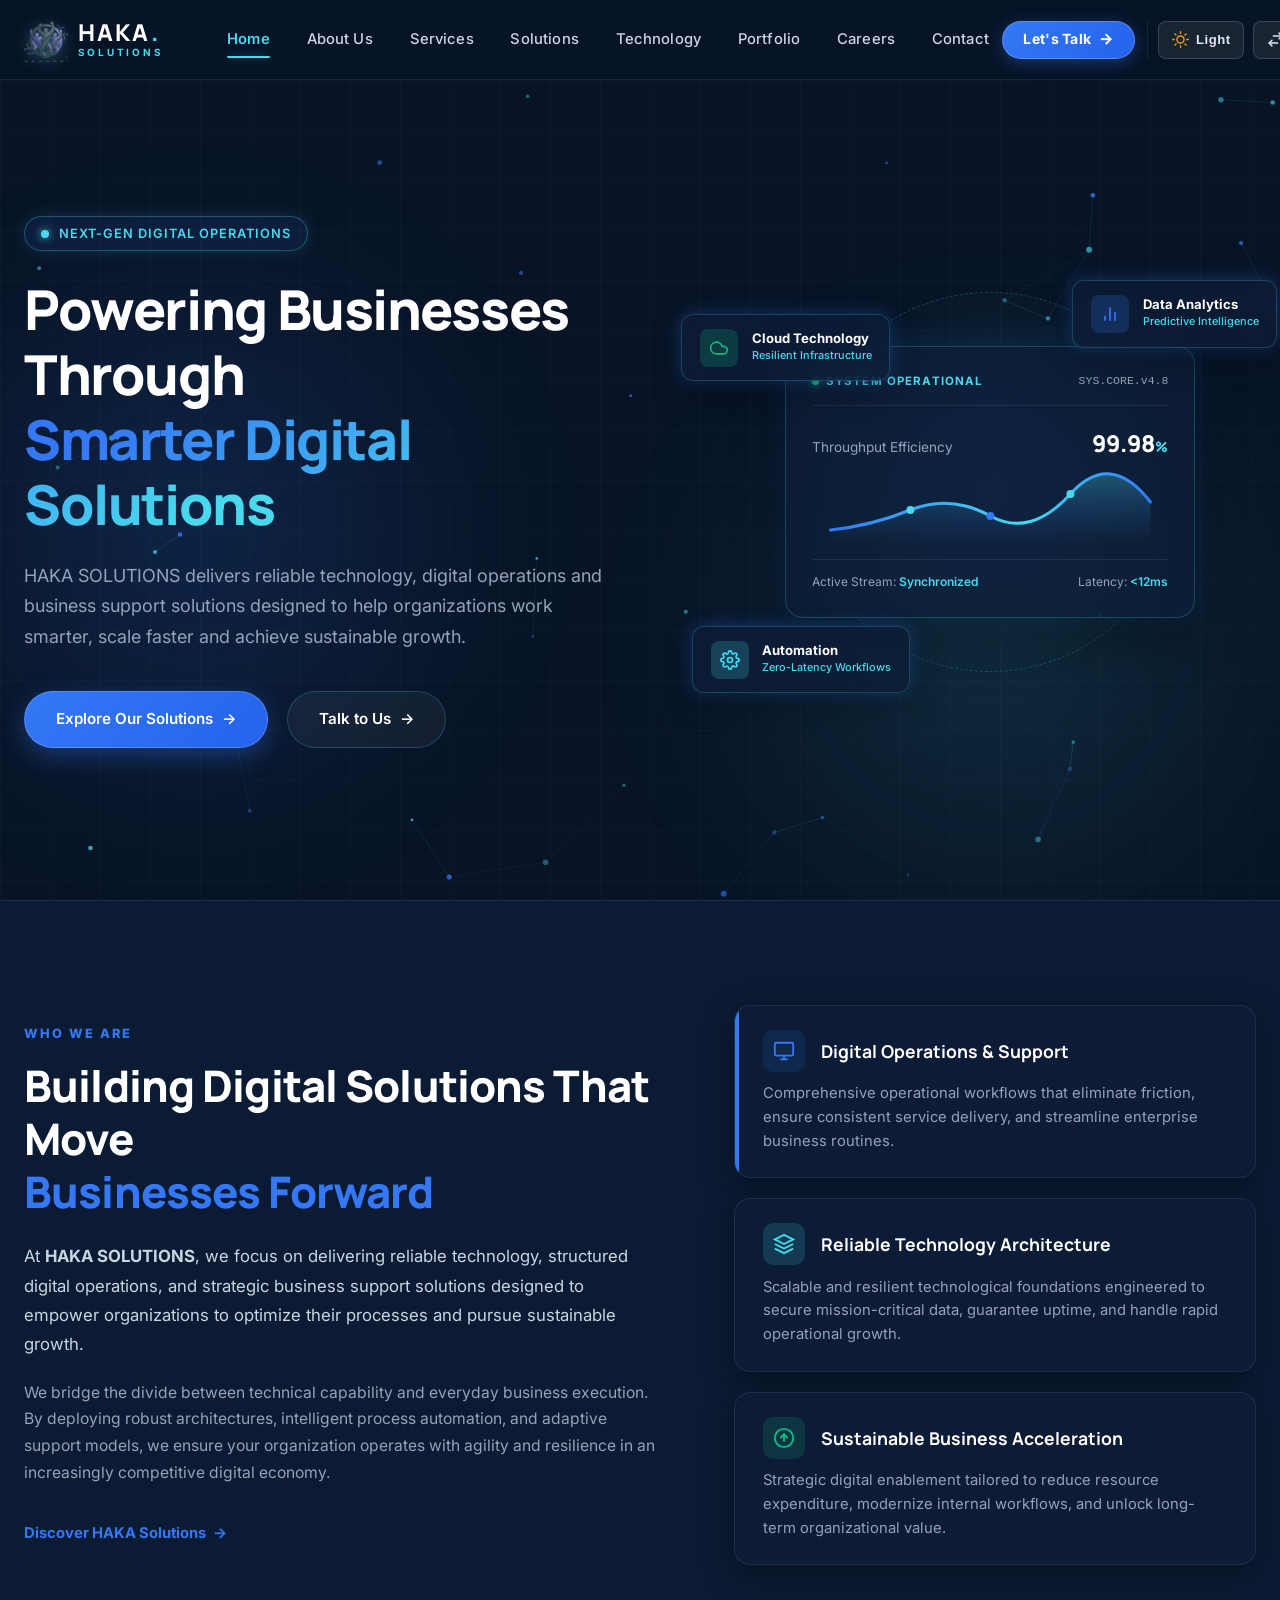
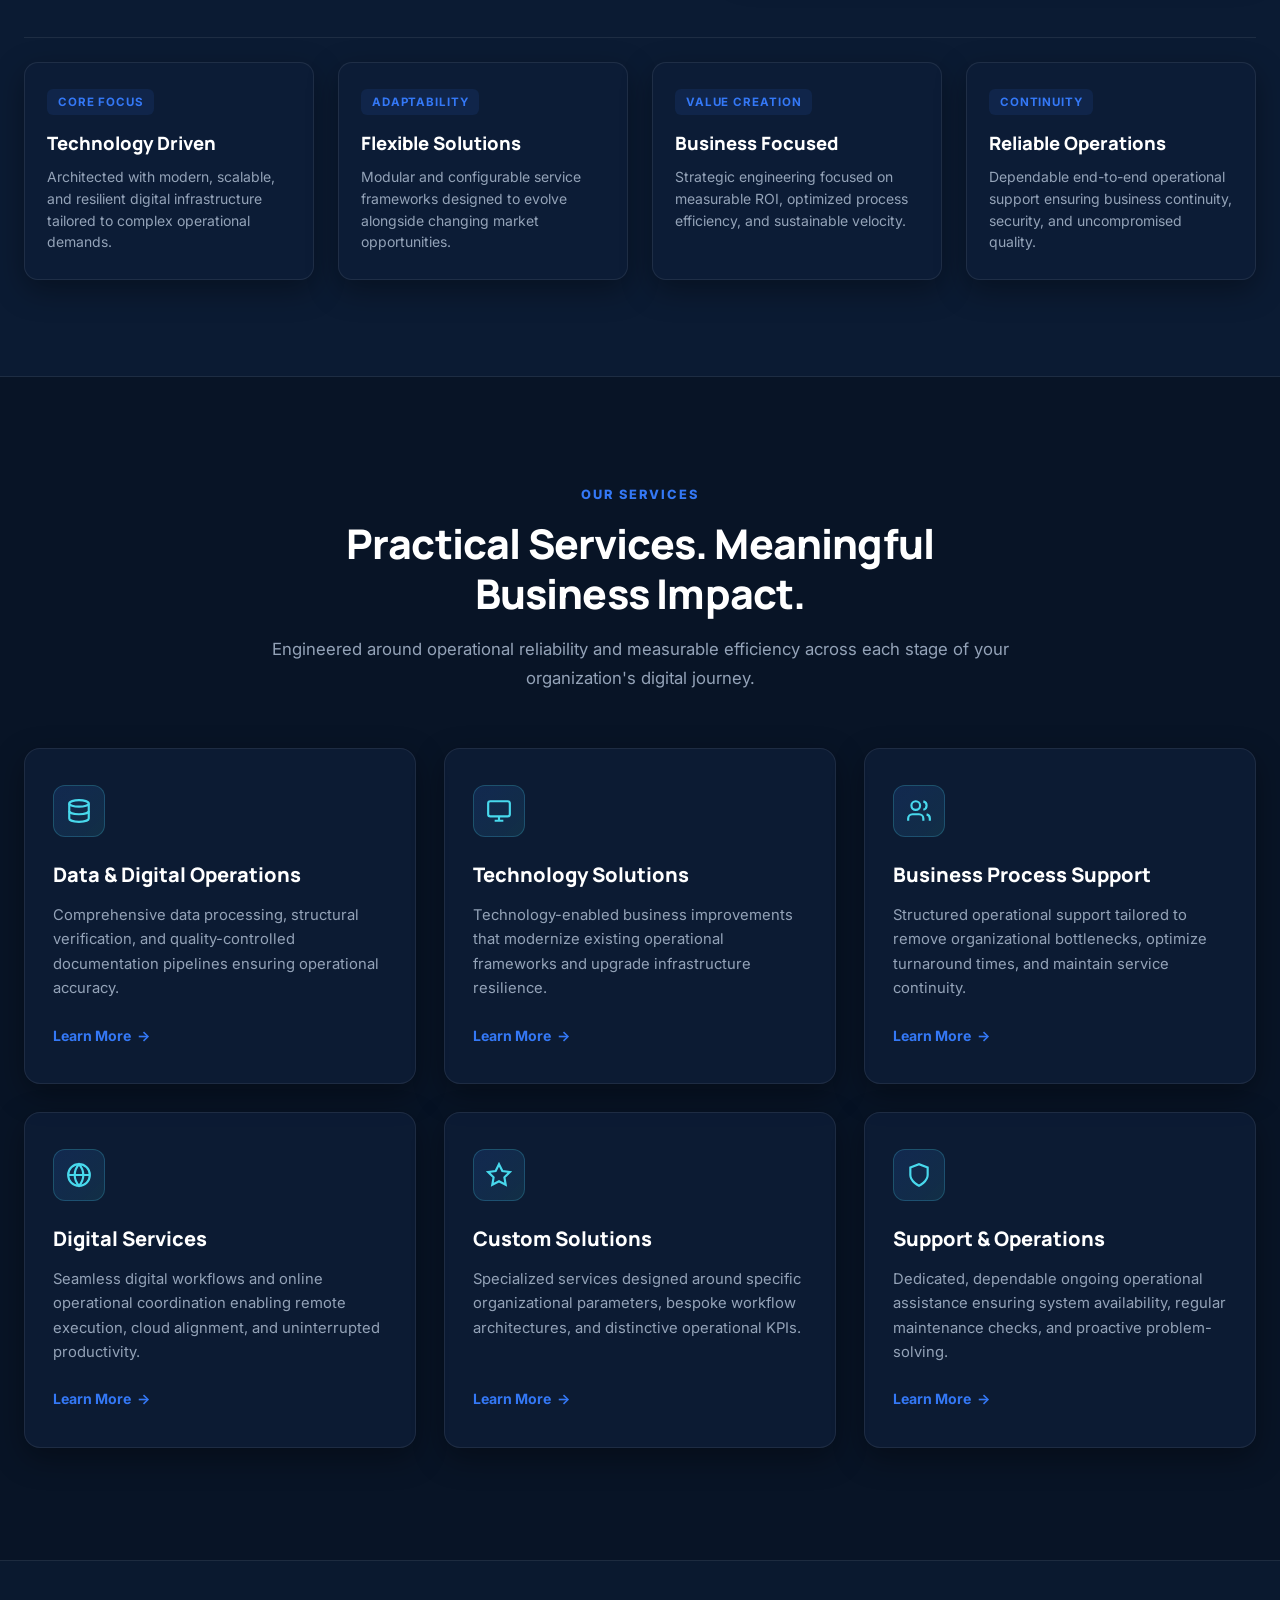
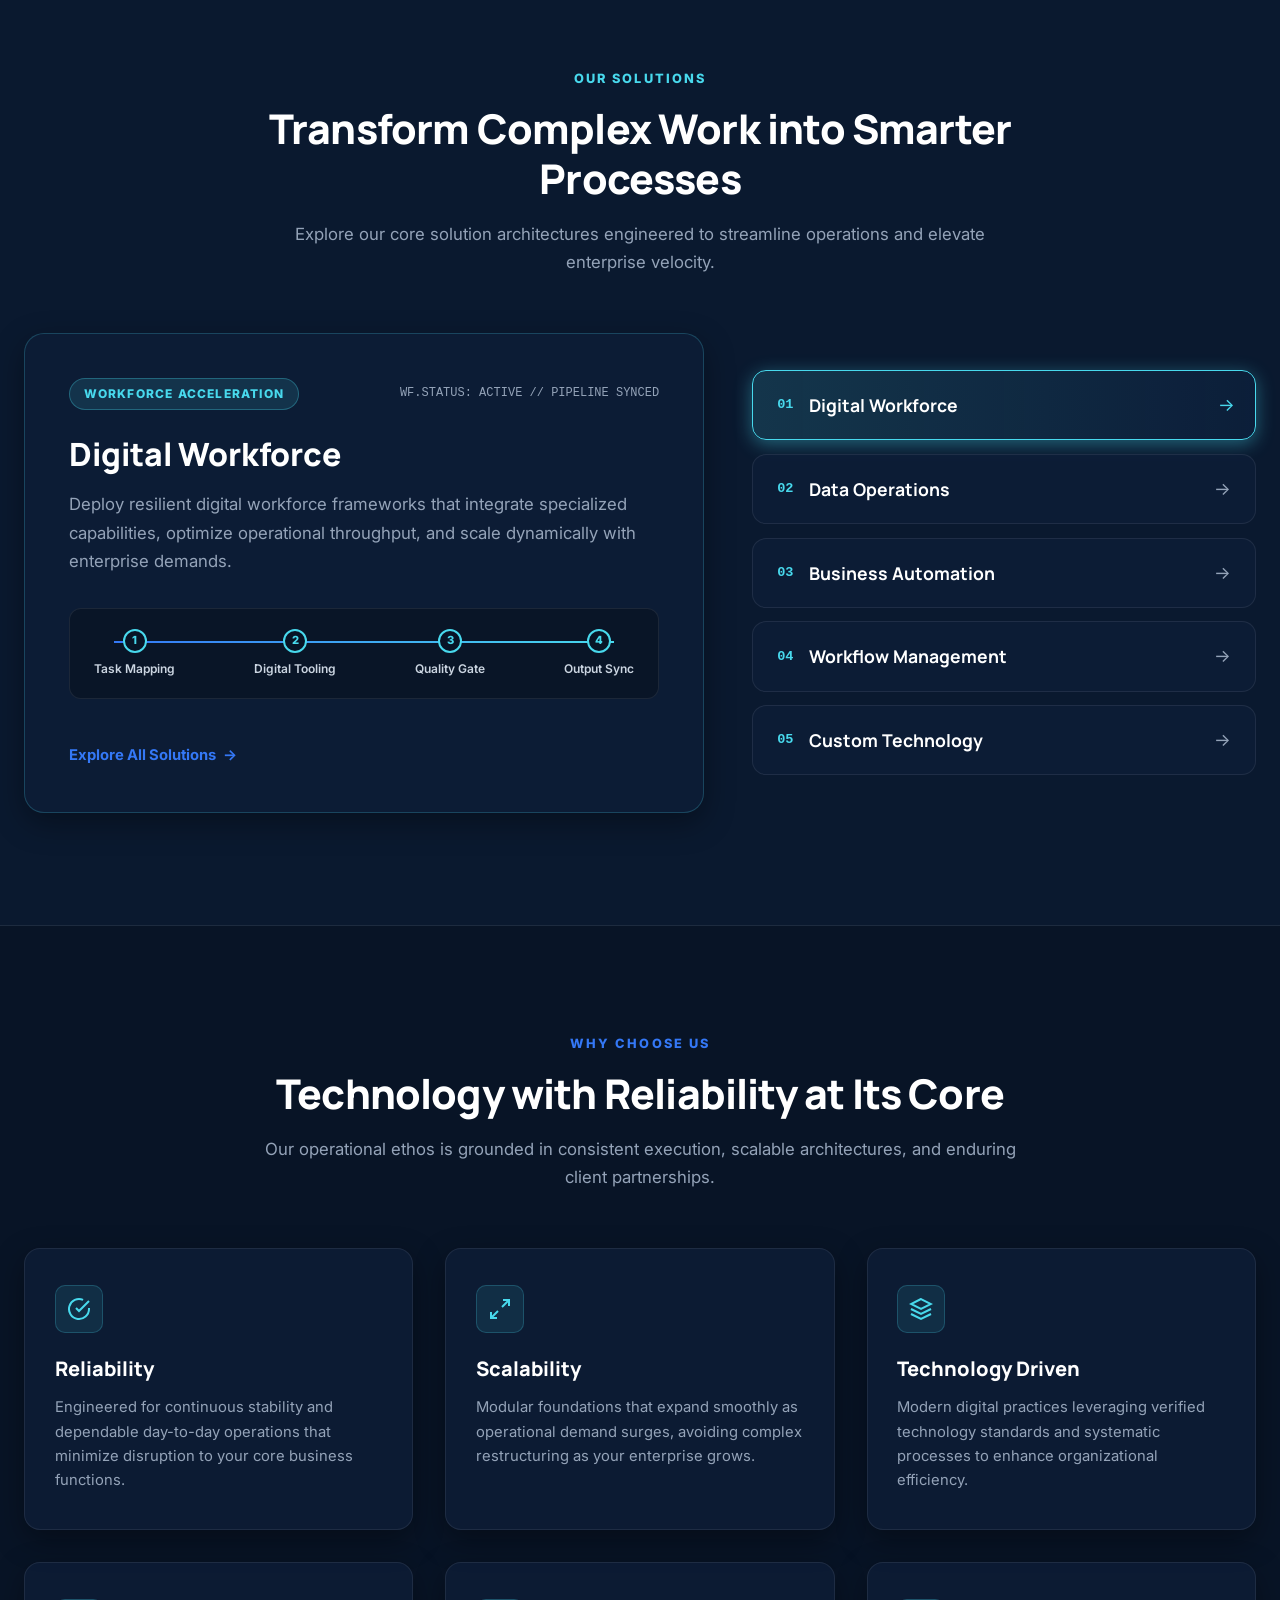
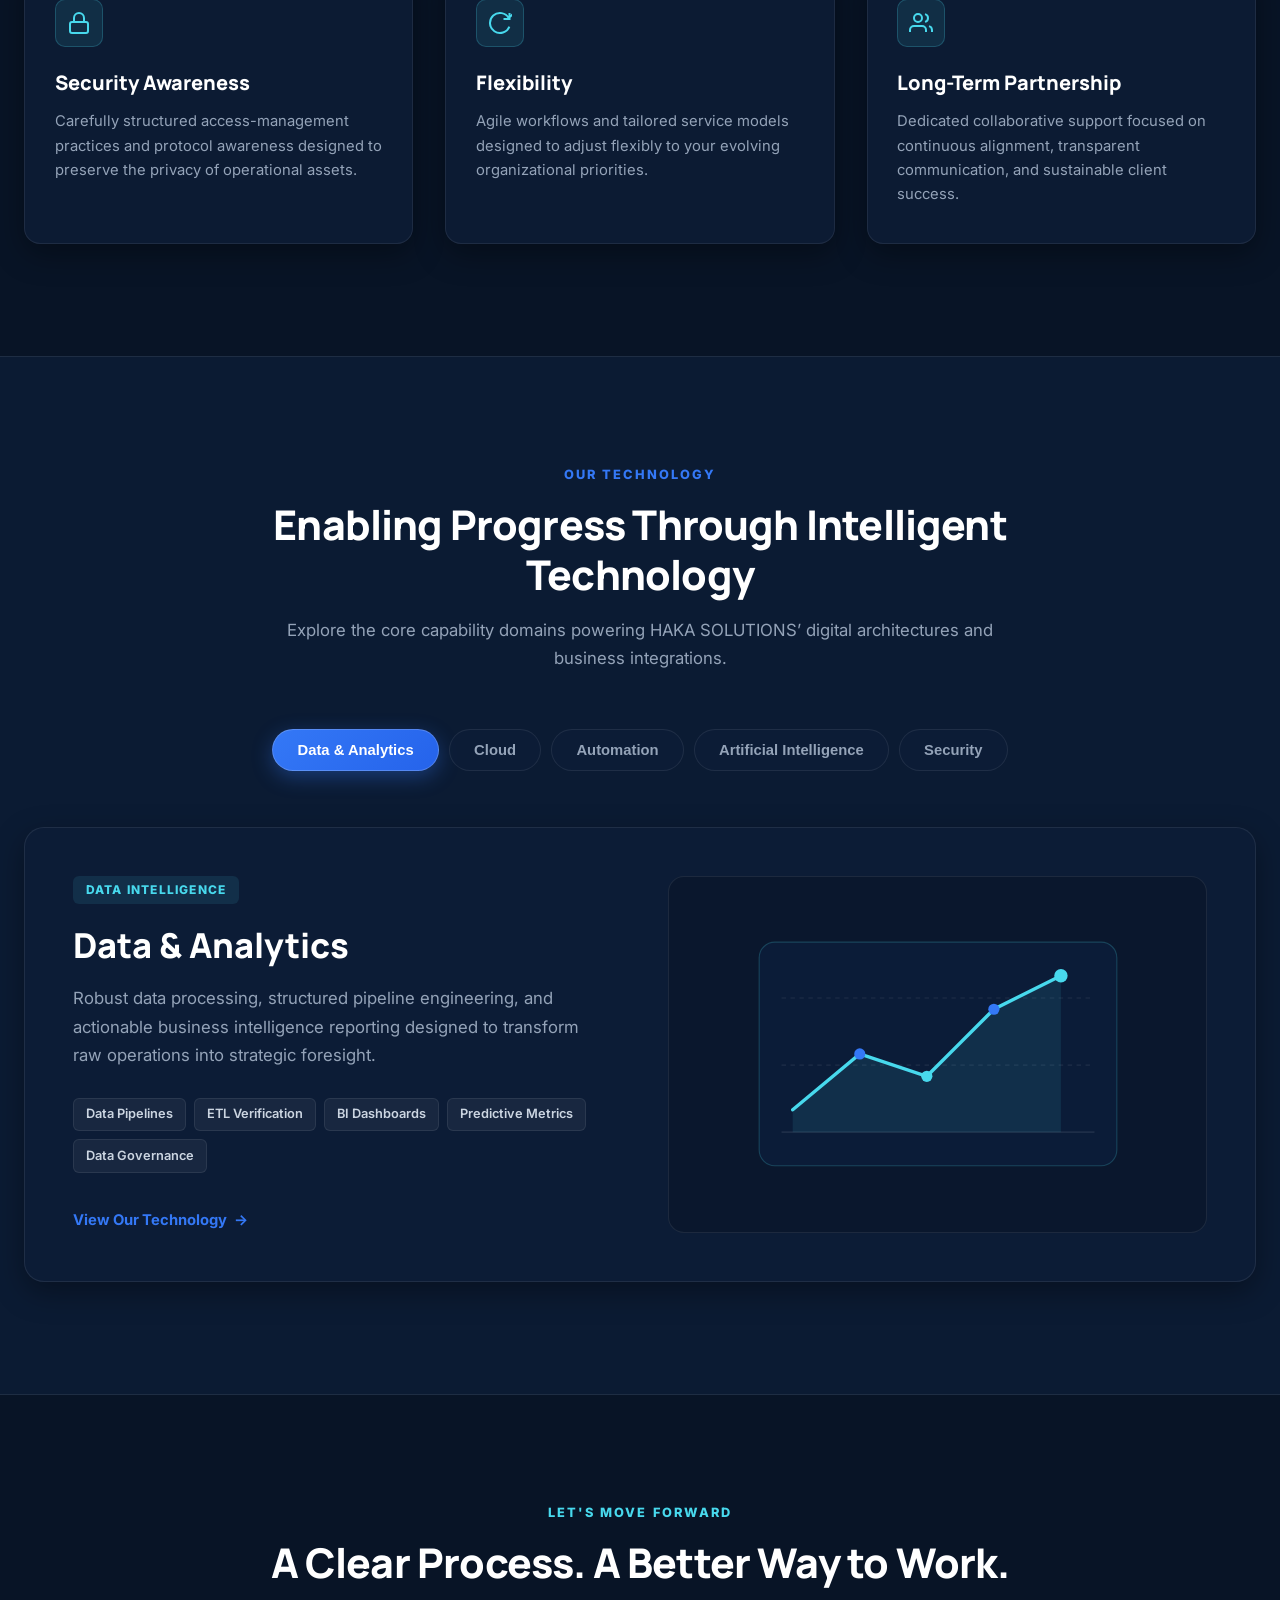
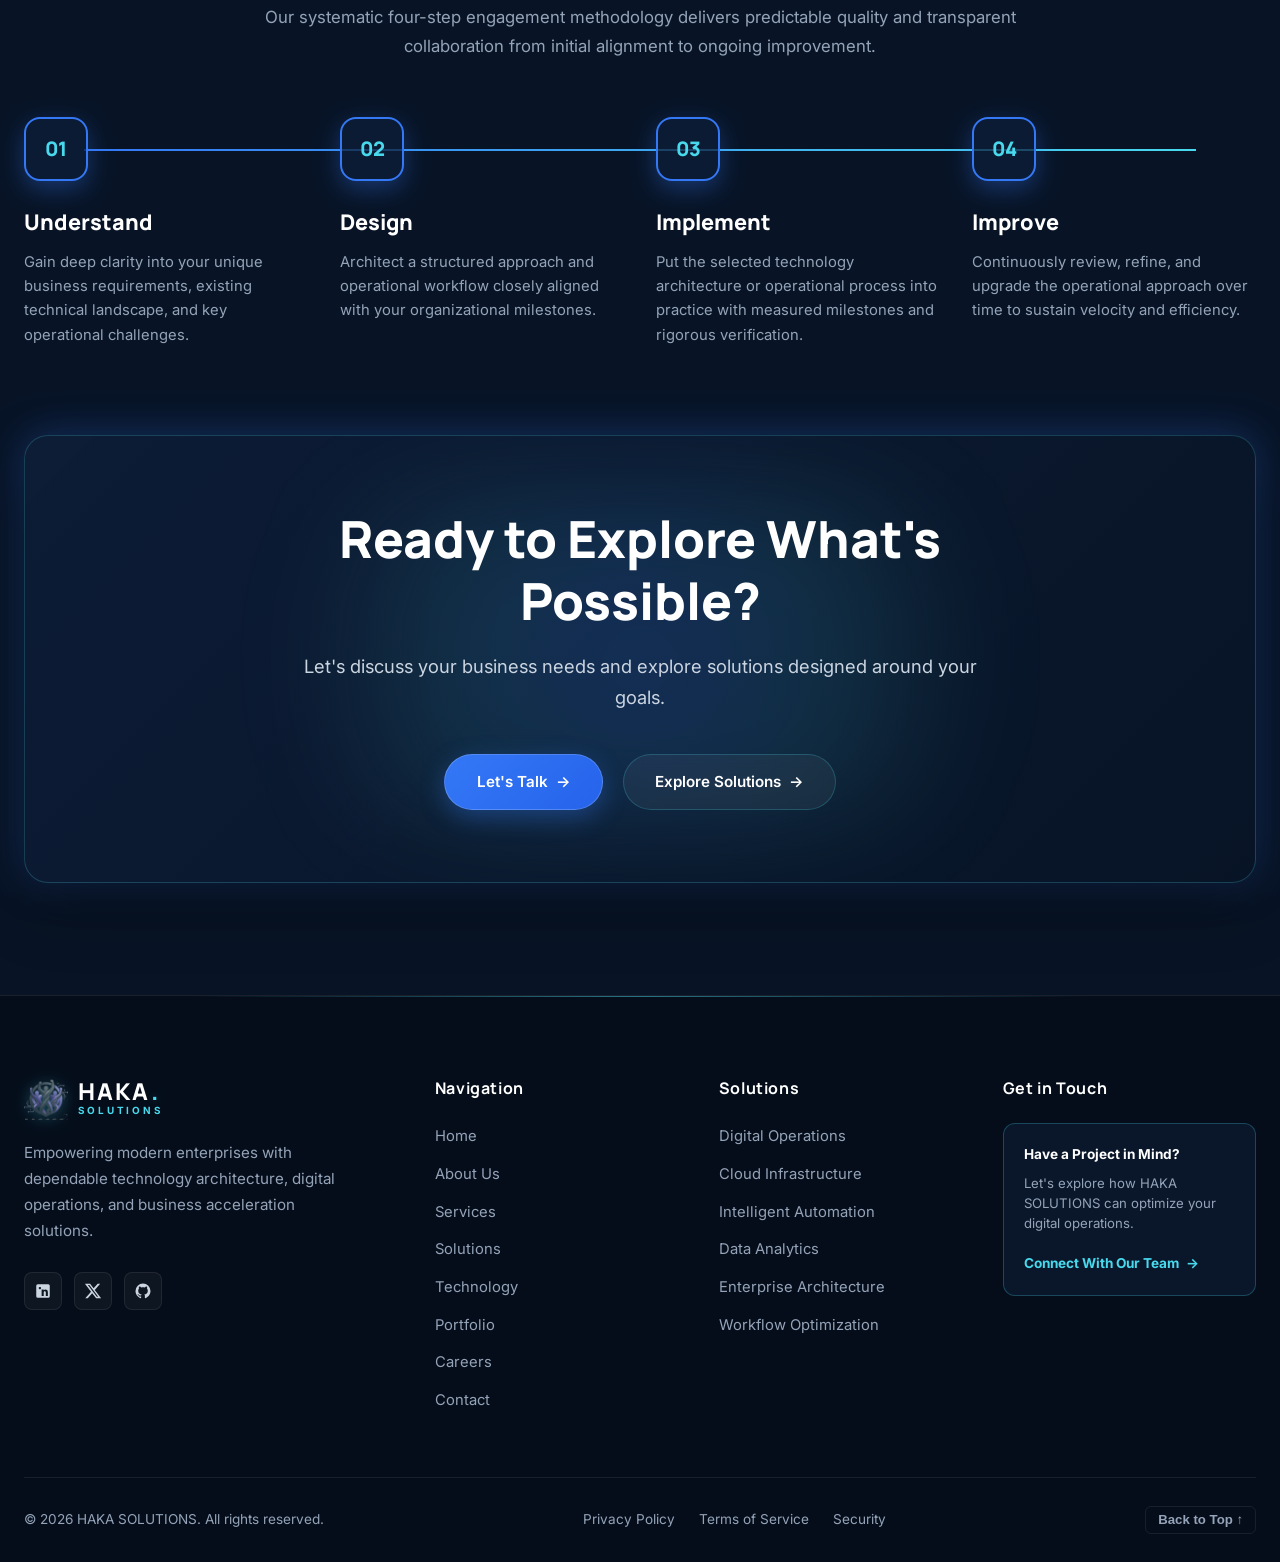
<file: index.html>
<!DOCTYPE html>
<html lang="en" dir="ltr" data-theme="dark">
<head>
  <meta charset="UTF-8">
  <meta name="viewport" content="width=device-width, initial-scale=1.0">
  <title>HAKA SOLUTIONS — Powering Businesses Through Smarter Digital Solutions</title>
  <meta name="description" content="HAKA SOLUTIONS delivers reliable technology, digital operations, and business support solutions designed to help organizations work smarter, scale faster, and achieve sustainable growth.">

  <!-- Google Fonts: Inter & Manrope -->
  <link rel="preconnect" href="https://fonts.googleapis.com">
  <link rel="preconnect" href="https://fonts.gstatic.com" crossorigin>
  <link href="https://fonts.googleapis.com/css2?family=Inter:wght@400;500;600;700;800&family=Manrope:wght@600;700;800&display=swap" rel="stylesheet">

    <!-- Favicon & App Icons -->
  <link rel="icon" type="image/png" sizes="32x32" href="favicon-32x32.png">
  <link rel="icon" type="image/png" sizes="16x16" href="favicon-16x16.png">
  <link rel="shortcut icon" href="favicon.ico">
  <link rel="apple-touch-icon" sizes="180x180" href="apple-touch-icon.png">

  <!-- Stylesheet -->
  <link rel="stylesheet" href="css/style.css">
</head>
<body>

  <!-- ==========================================================================
       HAKA SOLUTIONS NAVIGATION BAR COMPONENT
       ========================================================================== -->
  <header class="haka-header" id="hakaHeader">
    <div class="haka-container">

      <!-- Brand Logo -->
      <a href="index.html" class="haka-logo-link" aria-label="HAKA SOLUTIONS Homepage">
        <div class="logo-brand-mark" aria-hidden="true">
          <img src="images/logo-icon.png" alt="HAKA SOLUTIONS Logo" class="logo-brand-icon">
        </div>
        <div class="logo-text-group">
          <div class="logo-main">HAKA<span class="logo-dot">.</span></div>
          <span class="logo-subtitle">SOLUTIONS</span>
        </div>
      </a>

      <!-- Navigation Menu -->
      <nav class="haka-nav" id="primaryNav" role="navigation" aria-label="Primary Navigation">
        <ul class="haka-nav-list" role="menubar">
          <li class="haka-nav-item" role="none">
            <a href="index.html" class="haka-nav-link active" role="menuitem" aria-current="page">Home</a>
          </li>
          <li class="haka-nav-item" role="none">
            <a href="about.html" class="haka-nav-link" role="menuitem">About Us</a>
          </li>
          <li class="haka-nav-item" role="none">
            <a href="services.html" class="haka-nav-link" role="menuitem">Services</a>
          </li>
          <li class="haka-nav-item" role="none">
            <a href="solutions.html" class="haka-nav-link" role="menuitem">Solutions</a>
          </li>
          <li class="haka-nav-item" role="none">
            <a href="technology.html" class="haka-nav-link" role="menuitem">Technology</a>
          </li>
          <li class="haka-nav-item" role="none">
            <a href="portfolio.html" class="haka-nav-link" role="menuitem">Portfolio</a>
          </li>
          <li class="haka-nav-item" role="none">
            <a href="careers.html" class="haka-nav-link" role="menuitem">Careers</a>
          </li>
          <li class="haka-nav-item" role="none">
            <a href="contact.html" class="haka-nav-link" role="menuitem">Contact</a>
          </li>
        </ul>

        <!-- Mobile Drawer Preferences / Controls -->
        <div class="haka-nav-mobile-controls">
          <button 
            type="button" 
            class="haka-control-btn theme-toggle-btn" 
            onclick="toggleTheme()"
            aria-label="Toggle dark and light mode"
            title="Toggle Dark / Light Theme"
          >
            <svg class="icon-sun" viewBox="0 0 24 24" fill="none" stroke="currentColor" stroke-width="2" stroke-linecap="round" stroke-linejoin="round" aria-hidden="true">
              <circle cx="12" cy="12" r="5"></circle>
              <line x1="12" y1="1" x2="12" y2="3"></line>
              <line x1="12" y1="21" x2="12" y2="23"></line>
              <line x1="4.22" y1="4.22" x2="5.64" y2="5.64"></line>
              <line x1="18.36" y1="18.36" x2="19.78" y2="19.78"></line>
              <line x1="1" y1="12" x2="3" y2="12"></line>
              <line x1="21" y1="12" x2="23" y2="12"></line>
              <line x1="4.22" y1="19.78" x2="5.64" y2="18.36"></line>
              <line x1="18.36" y1="5.64" x2="19.78" y2="4.22"></line>
            </svg>
            <svg class="icon-moon" viewBox="0 0 24 24" fill="none" stroke="currentColor" stroke-width="2" stroke-linecap="round" stroke-linejoin="round" aria-hidden="true">
              <path d="M21 12.79A9 9 0 1 1 11.21 3 7 7 0 0 0 21 12.79z"></path>
            </svg>
            <span class="themeLabel">Light</span>
          </button>

          <button 
            type="button" 
            class="haka-control-btn rtl-toggle-btn" 
            onclick="toggleRTL()"
            aria-label="Toggle text direction between LTR and RTL"
            title="Toggle RTL / LTR Direction"
          >
            <svg class="flip-rtl" viewBox="0 0 24 24" fill="none" stroke="currentColor" stroke-width="2" stroke-linecap="round" stroke-linejoin="round" aria-hidden="true">
              <polyline points="17 11 21 7 17 3"></polyline>
              <line x1="21" y1="7" x2="9" y2="7"></line>
              <polyline points="7 21 3 17 7 13"></polyline>
              <line x1="3" y1="17" x2="15" y2="17"></line>
            </svg>
            <span class="rtlLabel">RTL</span>
          </button>
        </div>

        <!-- Mobile Drawer Action Buttons -->
        <div class="haka-nav-mobile-cta">
          <a href="contact.html" class="haka-nav-btn-primary" aria-label="Contact HAKA Solutions">
            <span>Let's Talk</span>
            <span class="flip-rtl cta-arrow" aria-hidden="true">→</span>
          </a>
        </div>
      </nav>

      <!-- Right Actions: CTA Buttons & Controls -->
      <div class="haka-actions-group">
        <!-- Header CTA Buttons -->
        <div class="haka-cta-group">
          <!-- Primary CTA: Let's Talk -->
          <a href="contact.html" class="haka-nav-btn-primary" aria-label="Contact HAKA Solutions">
            <span>Let's Talk</span>
            <span class="flip-rtl cta-arrow" aria-hidden="true">→</span>
          </a>
        </div>

        <!-- Controls Group: Dark/Light Theme & RTL Toggles -->
        <div class="haka-controls-group">
          <!-- Theme Toggle -->
          <button 
            type="button" 
            class="haka-control-btn theme-toggle-btn" 
            id="themeToggleBtn"
            onclick="toggleTheme()"
            aria-label="Toggle dark and light mode"
            title="Toggle Dark / Light Theme"
          >
            <svg class="icon-sun" viewBox="0 0 24 24" fill="none" stroke="currentColor" stroke-width="2" stroke-linecap="round" stroke-linejoin="round" aria-hidden="true">
              <circle cx="12" cy="12" r="5"></circle>
              <line x1="12" y1="1" x2="12" y2="3"></line>
              <line x1="12" y1="21" x2="12" y2="23"></line>
              <line x1="4.22" y1="4.22" x2="5.64" y2="5.64"></line>
              <line x1="18.36" y1="18.36" x2="19.78" y2="19.78"></line>
              <line x1="1" y1="12" x2="3" y2="12"></line>
              <line x1="21" y1="12" x2="23" y2="12"></line>
              <line x1="4.22" y1="19.78" x2="5.64" y2="18.36"></line>
              <line x1="18.36" y1="5.64" x2="19.78" y2="4.22"></line>
            </svg>
            <svg class="icon-moon" viewBox="0 0 24 24" fill="none" stroke="currentColor" stroke-width="2" stroke-linecap="round" stroke-linejoin="round" aria-hidden="true">
              <path d="M21 12.79A9 9 0 1 1 11.21 3 7 7 0 0 0 21 12.79z"></path>
            </svg>
            <span class="themeLabel" id="themeLabel">Light</span>
          </button>

          <!-- RTL Direction Toggle -->
          <button 
            type="button" 
            class="haka-control-btn rtl-toggle-btn" 
            id="rtlToggleBtn"
            onclick="toggleRTL()"
            aria-label="Toggle text direction between LTR and RTL"
            title="Toggle RTL / LTR Direction"
          >
            <svg class="flip-rtl" viewBox="0 0 24 24" fill="none" stroke="currentColor" stroke-width="2" stroke-linecap="round" stroke-linejoin="round" aria-hidden="true">
              <polyline points="17 11 21 7 17 3"></polyline>
              <line x1="21" y1="7" x2="9" y2="7"></line>
              <polyline points="7 21 3 17 7 13"></polyline>
              <line x1="3" y1="17" x2="15" y2="17"></line>
            </svg>
            <span class="rtlLabel" id="rtlLabel">RTL</span>
          </button>
        </div>

        <!-- Accessible Hamburger Toggle Button (Tablets / Mobile) -->
        <button 
          type="button" 
          class="haka-hamburger-btn" 
          id="hamburgerBtn" 
          aria-expanded="false" 
          aria-controls="primaryNav" 
          aria-label="Toggle navigation menu"
        >
          <span class="hamburger-line"></span>
          <span class="hamburger-line"></span>
          <span class="hamburger-line"></span>
        </button>
      </div>

    </div>
  </header>

  <!-- Mobile Overlay Backdrop -->
  <div class="haka-mobile-backdrop" id="mobileBackdrop" aria-hidden="true"></div>

  <!-- ==========================================================================
       MAIN CONTENT CONTAINER (EXACTLY 7 DISTINCT SECTIONS)
       ========================================================================== -->
  <main>

    <!-- ==========================================================================
         SECTION 1 — HERO: POWERING BUSINESSES THROUGH SMARTER DIGITAL SOLUTIONS
         ========================================================================== -->
    <section class="hero-section" id="hero" aria-label="Hero Introduction">
      <div class="hero-bg-glow-blue" aria-hidden="true"></div>
      <div class="hero-bg-glow-cyan" aria-hidden="true"></div>
      <div class="hero-grid-overlay" aria-hidden="true"></div>

      <!-- Interactive Canvas Network Background -->
      <canvas id="heroCanvas" class="hero-canvas" aria-hidden="true"></canvas>

      <div class="container hero-container">
        
        <!-- Left Column: Copy & Dual Action Buttons -->
        <div class="hero-content">
          <div class="hero-pill-badge reveal-item">
            <span class="pulse-dot"></span>
            Next-Gen Digital Operations
          </div>

          <h1 class="hero-headline reveal-item delay-1">
            Powering Businesses Through <br class="desktop-break">
            <span class="gradient-text">Smarter Digital Solutions</span>
          </h1>

          <p class="hero-supporting-text reveal-item delay-2">
            HAKA SOLUTIONS delivers reliable technology, digital operations and business support solutions designed to help organizations work smarter, scale faster and achieve sustainable growth.
          </p>

          <div class="hero-cta-group reveal-item delay-3">
            <a href="solutions.html" class="btn-primary-gradient">
              Explore Our Solutions
              <span class="btn-arrow flip-rtl" aria-hidden="true">→</span>
            </a>
            <a href="contact.html" class="btn-secondary-outline">
              Talk to Us
              <span class="btn-arrow flip-rtl" aria-hidden="true">→</span>
            </a>
          </div>
        </div>

        <!-- Right Column: Animated Digital Technology Illustration -->
        <div class="hero-visual-wrapper reveal-item delay-2" aria-hidden="true">
          <div class="visual-ambient-circle"></div>

          <!-- Central Glassmorphism Dashboard -->
          <div class="glass-dashboard-card">
            <div class="card-top-bar">
              <div class="card-status-badge">
                <span class="live-dot"></span>
                System Operational
              </div>
              <span class="card-meta-tag">SYS.CORE.v4.8</span>
            </div>

            <div class="metric-row">
              <span class="metric-title">Throughput Efficiency</span>
              <span class="metric-value">99.98<span>%</span></span>
            </div>

            <svg class="dashboard-chart" viewBox="0 0 320 65" fill="none">
              <defs>
                <linearGradient id="chartGradient" x1="0%" y1="0%" x2="100%" y2="0%">
                  <stop offset="0%" stop-color="#3478F6" />
                  <stop offset="60%" stop-color="#48D9ED" />
                  <stop offset="100%" stop-color="#3478F6" />
                </linearGradient>
                <linearGradient id="fillGradient" x1="0%" y1="0%" x2="0%" y2="100%">
                  <stop offset="0%" stop-color="rgba(72, 217, 237, 0.3)" />
                  <stop offset="100%" stop-color="rgba(52, 120, 246, 0.0)" />
                </linearGradient>
              </defs>
              <path d="M0,52 Q40,48 80,32 T160,38 T240,16 T320,24 L320,65 L0,65 Z" fill="url(#fillGradient)" />
              <path d="M0,52 Q40,48 80,32 T160,38 T240,16 T320,24" stroke="url(#chartGradient)" stroke-width="3" stroke-linecap="round" fill="none" />
              <circle cx="80" cy="32" r="4" fill="#48D9ED" />
              <circle cx="160" cy="38" r="4" fill="#3478F6" />
              <circle cx="240" cy="16" r="4" fill="#48D9ED" />
            </svg>

            <div class="dashboard-footer">
              <span>Active Stream: <strong class="footer-highlight">Synchronized</strong></span>
              <span>Latency: <strong class="footer-highlight">&lt;12ms</strong></span>
            </div>
          </div>

          <!-- Floating Micro Card 1: Data Analytics -->
          <div class="floating-card card-data-analytics">
            <div class="f-icon-box">
              <svg viewBox="0 0 24 24" fill="none" stroke="currentColor" stroke-width="2">
                <path d="M18 20V10M12 20V4M6 20v-6"/>
              </svg>
            </div>
            <div class="f-card-info">
              <span class="f-card-label">Data Analytics</span>
              <span class="f-card-desc">Predictive Intelligence</span>
            </div>
          </div>

          <!-- Floating Micro Card 2: Automation -->
          <div class="floating-card card-automation">
            <div class="f-icon-box">
              <svg viewBox="0 0 24 24" fill="none" stroke="currentColor" stroke-width="2">
                <circle cx="12" cy="12" r="3"/>
                <path d="M19.4 15a1.65 1.65 0 0 0 .33 1.82l.06.06a2 2 0 0 1 0 2.83 2 2 0 0 1-2.83 0l-.06-.06a1.65 1.65 0 0 0-1.82-.33 1.65 1.65 0 0 0-1 1.51V21a2 2 0 0 1-2 2 2 2 0 0 1-2-2v-.09A1.65 1.65 0 0 0 9 19.4a1.65 1.65 0 0 0-1.82.33l-.06.06a2 2 0 0 1-2.83 0 2 2 0 0 1 0-2.83l.06-.06a1.65 1.65 0 0 0 .33-1.82 1.65 1.65 0 0 0-1.51-1H3a2 2 0 0 1-2-2 2 2 0 0 1 2-2h.09A1.65 1.65 0 0 0 4.6 9a1.65 1.65 0 0 0-.33-1.82l-.06-.06a2 2 0 0 1 0-2.83 2 2 0 0 1 2.83 0l.06.06a1.65 1.65 0 0 0 1.82.33H9a1.65 1.65 0 0 0 1-1.51V3a2 2 0 0 1 2-2 2 2 0 0 1 2 2v.09a1.65 1.65 0 0 0 1 1.51 1.65 1.65 0 0 0 1.82-.33l.06-.06a2 2 0 0 1 2.83 0 2 2 0 0 1 0 2.83l-.06.06a1.65 1.65 0 0 0-.33 1.82V9a1.65 1.65 0 0 0 1.51 1H21a2 2 0 0 1 2 2 2 2 0 0 1-2 2h-.09a1.65 1.65 0 0 0-1.51 1z"/>
              </svg>
            </div>
            <div class="f-card-info">
              <span class="f-card-label">Automation</span>
              <span class="f-card-desc">Zero-Latency Workflows</span>
            </div>
          </div>

          <!-- Floating Micro Card 3: Cloud Technology -->
          <div class="floating-card card-cloud">
            <div class="f-icon-box">
              <svg viewBox="0 0 24 24" fill="none" stroke="currentColor" stroke-width="2">
                <path d="M17.5 19H9a7 7 0 1 1 6.71-9h1.79a4.5 4.5 0 1 1 0 9Z"/>
              </svg>
            </div>
            <div class="f-card-info">
              <span class="f-card-label">Cloud Technology</span>
              <span class="f-card-desc">Resilient Infrastructure</span>
            </div>
          </div>
        </div>

      </div>
    </section>

    <!-- ==========================================================================
         SECTION 2 — COMPANY INTRODUCTION: WHO WE ARE
         ========================================================================== -->
    <section class="intro-section" id="about" aria-label="Company Introduction">
      <div class="container">

        <div class="intro-grid">
          
          <!-- Left Column: Editorial Content -->
          <div class="intro-content">
            <span class="section-eyebrow reveal-item">WHO WE ARE</span>
            
            <h2 class="intro-headline reveal-item delay-1">
              Building Digital Solutions That Move <br>
              <span class="highlight-blue">Businesses Forward</span>
            </h2>

            <p class="intro-desc reveal-item delay-2">
              At <strong>HAKA SOLUTIONS</strong>, we focus on delivering reliable technology, structured digital operations, and strategic business support solutions designed to empower organizations to optimize their processes and pursue sustainable growth.
            </p>

            <p class="intro-desc-secondary reveal-item delay-2">
              We bridge the divide between technical capability and everyday business execution. By deploying robust architectures, intelligent process automation, and adaptive support models, we ensure your organization operates with agility and resilience in an increasingly competitive digital economy.
            </p>

            <a href="about.html" class="btn-text-link reveal-item delay-3">
              Discover HAKA Solutions
              <span class="flip-rtl" aria-hidden="true">→</span>
            </a>
          </div>

          <!-- Right Column: Abstract Technology Architecture Panels -->
          <div class="intro-visual-composition reveal-item delay-2">
            
            <div class="intro-panel-card active-panel">
              <div class="panel-header">
                <div class="panel-icon-wrap">
                  <svg viewBox="0 0 24 24" fill="none" stroke="currentColor" stroke-width="2">
                    <rect x="2" y="3" width="20" height="14" rx="2" ry="2"/>
                    <line x1="8" y1="21" x2="16" y2="21"/>
                    <line x1="12" y1="17" x2="12" y2="21"/>
                  </svg>
                </div>
                <h3 class="panel-title">Digital Operations & Support</h3>
              </div>
              <p class="panel-body-text">
                Comprehensive operational workflows that eliminate friction, ensure consistent service delivery, and streamline enterprise business routines.
              </p>
            </div>

            <div class="intro-panel-card">
              <div class="panel-header">
                <div class="panel-icon-wrap cyan-variant">
                  <svg viewBox="0 0 24 24" fill="none" stroke="currentColor" stroke-width="2">
                    <polygon points="12 2 2 7 12 12 22 7 12 2"/>
                    <polyline points="2 17 12 22 22 17"/>
                    <polyline points="2 12 12 17 22 12"/>
                  </svg>
                </div>
                <h3 class="panel-title">Reliable Technology Architecture</h3>
              </div>
              <p class="panel-body-text">
                Scalable and resilient technological foundations engineered to secure mission-critical data, guarantee uptime, and handle rapid operational growth.
              </p>
            </div>

            <div class="intro-panel-card">
              <div class="panel-header">
                <div class="panel-icon-wrap emerald-variant">
                  <svg viewBox="0 0 24 24" fill="none" stroke="currentColor" stroke-width="2">
                    <circle cx="12" cy="12" r="10"/>
                    <path d="M16 12l-4-4-4 4M12 16V9"/>
                  </svg>
                </div>
                <h3 class="panel-title">Sustainable Business Acceleration</h3>
              </div>
              <p class="panel-body-text">
                Strategic digital enablement tailored to reduce resource expenditure, modernize internal workflows, and unlock long-term organizational value.
              </p>
            </div>

          </div>

        </div>

        <!-- Configurable Capabilities Section -->
        <div class="stats-container" aria-label="Capabilities and Statistics">
          <div class="stats-grid" id="companyStatsGrid">
            <!-- Dynamically populated via js/script.js -->
          </div>
        </div>

      </div>
    </section>

    <!-- ==========================================================================
         SECTION 3 — SERVICES: WHAT WE DO
         ========================================================================== -->
    <section class="services-section" id="services" aria-label="Our Services">
      <div class="container">
        
        <div class="section-header-center">
          <span class="section-eyebrow reveal-item">OUR SERVICES</span>
          <h2 class="section-title reveal-item delay-1">Practical Services. Meaningful Business Impact.</h2>
          <p class="section-subtitle reveal-item delay-2">
            Engineered around operational reliability and measurable efficiency across each stage of your organization's digital journey.
          </p>
        </div>

        <div class="services-grid">
          
          <!-- Service 1: Data & Digital Operations -->
          <div class="service-card reveal-item delay-1">
            <div class="service-icon-box">
              <svg viewBox="0 0 24 24" fill="none" stroke="currentColor" stroke-width="2">
                <ellipse cx="12" cy="5" rx="9" ry="3"></ellipse>
                <path d="M21 12c0 1.66-4 3-9 3s-9-1.34-9-3"></path>
                <path d="M3 5v14c0 1.66 4 3 9 3s9-1.34 9-3V5"></path>
              </svg>
            </div>
            <h3 class="service-title">Data & Digital Operations</h3>
            <p class="service-desc">
              Comprehensive data processing, structural verification, and quality-controlled documentation pipelines ensuring operational accuracy.
            </p>
            <a href="services.html" class="service-link">
              Learn More <span class="flip-rtl" aria-hidden="true">→</span>
            </a>
          </div>

          <!-- Service 2: Technology Solutions -->
          <div class="service-card reveal-item delay-2">
            <div class="service-icon-box">
              <svg viewBox="0 0 24 24" fill="none" stroke="currentColor" stroke-width="2">
                <rect x="2" y="3" width="20" height="14" rx="2" ry="2"/>
                <line x1="8" y1="21" x2="16" y2="21"/>
                <line x1="12" y1="17" x2="12" y2="21"/>
              </svg>
            </div>
            <h3 class="service-title">Technology Solutions</h3>
            <p class="service-desc">
              Technology-enabled business improvements that modernize existing operational frameworks and upgrade infrastructure resilience.
            </p>
            <a href="services.html" class="service-link">
              Learn More <span class="flip-rtl" aria-hidden="true">→</span>
            </a>
          </div>

          <!-- Service 3: Business Process Support -->
          <div class="service-card reveal-item delay-3">
            <div class="service-icon-box">
              <svg viewBox="0 0 24 24" fill="none" stroke="currentColor" stroke-width="2">
                <path d="M16 21v-2a4 4 0 0 0-4-4H6a4 4 0 0 0-4 4v2"/>
                <circle cx="9" cy="7" r="4"/>
                <path d="M22 21v-2a4 4 0 0 0-3-3.87"/>
                <path d="M16 3.13a4 4 0 0 1 0 7.75"/>
              </svg>
            </div>
            <h3 class="service-title">Business Process Support</h3>
            <p class="service-desc">
              Structured operational support tailored to remove organizational bottlenecks, optimize turnaround times, and maintain service continuity.
            </p>
            <a href="services.html" class="service-link">
              Learn More <span class="flip-rtl" aria-hidden="true">→</span>
            </a>
          </div>

          <!-- Service 4: Digital Services -->
          <div class="service-card reveal-item delay-1">
            <div class="service-icon-box">
              <svg viewBox="0 0 24 24" fill="none" stroke="currentColor" stroke-width="2">
                <circle cx="12" cy="12" r="10"></circle>
                <line x1="2" y1="12" x2="22" y2="12"></line>
                <path d="M12 2a15.3 15.3 0 0 1 4 10 15.3 15.3 0 0 1-4 10 15.3 15.3 0 0 1-4-10 15.3 15.3 0 0 1 4-10z"></path>
              </svg>
            </div>
            <h3 class="service-title">Digital Services</h3>
            <p class="service-desc">
              Seamless digital workflows and online operational coordination enabling remote execution, cloud alignment, and uninterrupted productivity.
            </p>
            <a href="services.html" class="service-link">
              Learn More <span class="flip-rtl" aria-hidden="true">→</span>
            </a>
          </div>

          <!-- Service 5: Custom Solutions -->
          <div class="service-card reveal-item delay-2">
            <div class="service-icon-box">
              <svg viewBox="0 0 24 24" fill="none" stroke="currentColor" stroke-width="2">
                <polygon points="12 2 15.09 8.26 22 9.27 17 14.14 18.18 21.02 12 17.77 5.82 21.02 7 14.14 2 9.27 8.91 8.26 12 2"></polygon>
              </svg>
            </div>
            <h3 class="service-title">Custom Solutions</h3>
            <p class="service-desc">
              Specialized services designed around specific organizational parameters, bespoke workflow architectures, and distinctive operational KPIs.
            </p>
            <a href="services.html" class="service-link">
              Learn More <span class="flip-rtl" aria-hidden="true">→</span>
            </a>
          </div>

          <!-- Service 6: Support & Operations -->
          <div class="service-card reveal-item delay-3">
            <div class="service-icon-box">
              <svg viewBox="0 0 24 24" fill="none" stroke="currentColor" stroke-width="2">
                <path d="M12 22s8-4 8-10V5l-8-3-8 3v7c0 6 8 10 8 10z"/>
              </svg>
            </div>
            <h3 class="service-title">Support & Operations</h3>
            <p class="service-desc">
              Dedicated, dependable ongoing operational assistance ensuring system availability, regular maintenance checks, and proactive problem-solving.
            </p>
            <a href="services.html" class="service-link">
              Learn More <span class="flip-rtl" aria-hidden="true">→</span>
            </a>
          </div>

        </div>

      </div>
    </section>

    <!-- ==========================================================================
         SECTION 4 — FEATURED SOLUTIONS: TECHNOLOGY FOR BETTER WORKFLOWS
         ========================================================================== -->
    <section class="solutions-section" id="solutions" aria-label="Featured Solutions">
      <div class="container">
        
        <div class="section-header-center">
          <span class="section-eyebrow cyan-accent reveal-item">OUR SOLUTIONS</span>
          <h2 class="section-title reveal-item delay-1">Transform Complex Work into Smarter Processes</h2>
          <p class="section-subtitle reveal-item delay-2">
            Explore our core solution architectures engineered to streamline operations and elevate enterprise velocity.
          </p>
        </div>

        <div class="solutions-interactive-grid">
          
          <!-- Left: Large Featured Solution Showcase Panel -->
          <div class="solution-showcase-panel reveal-item delay-1">
            <div>
              <div class="showcase-badge-row">
                <span class="showcase-tag" id="solShowcaseTag">Workforce Acceleration</span>
                <span class="showcase-status" id="solShowcaseStatus">WF.STATUS: ACTIVE // PIPELINE SYNCED</span>
              </div>

              <h3 class="showcase-title" id="solShowcaseTitle">Digital Workforce</h3>
              <p class="showcase-desc" id="solShowcaseDesc">
                Deploy resilient digital workforce frameworks that integrate specialized capabilities, optimize operational throughput, and scale dynamically with enterprise demands.
              </p>

              <!-- Interactive Workflow Steps Visualization -->
              <div class="showcase-workflow-box">
                <div class="workflow-steps-track" id="solShowcaseSteps">
                  <div class="wf-connector-line"></div>
                  <div class="wf-step-node">
                    <div class="wf-dot">1</div>
                    <span class="wf-label">Task Mapping</span>
                  </div>
                  <div class="wf-step-node">
                    <div class="wf-dot">2</div>
                    <span class="wf-label">Digital Tooling</span>
                  </div>
                  <div class="wf-step-node">
                    <div class="wf-dot">3</div>
                    <span class="wf-label">Quality Gate</span>
                  </div>
                  <div class="wf-step-node">
                    <div class="wf-dot">4</div>
                    <span class="wf-label">Output Sync</span>
                  </div>
                </div>
              </div>
            </div>

            <a href="solutions.html" class="btn-text-link">
              Explore All Solutions <span class="flip-rtl" aria-hidden="true">→</span>
            </a>
          </div>

          <!-- Right: Interactive Vertical Solutions Selector List -->
          <div class="solutions-nav-list reveal-item delay-2">
            
            <div class="solution-nav-item is-active" data-index="0">
              <div class="sol-item-left">
                <span class="sol-item-number">01</span>
                <span class="sol-item-name">Digital Workforce</span>
              </div>
              <span class="sol-item-arrow flip-rtl">→</span>
            </div>

            <div class="solution-nav-item" data-index="1">
              <div class="sol-item-left">
                <span class="sol-item-number">02</span>
                <span class="sol-item-name">Data Operations</span>
              </div>
              <span class="sol-item-arrow flip-rtl">→</span>
            </div>

            <div class="solution-nav-item" data-index="2">
              <div class="sol-item-left">
                <span class="sol-item-number">03</span>
                <span class="sol-item-name">Business Automation</span>
              </div>
              <span class="sol-item-arrow flip-rtl">→</span>
            </div>

            <div class="solution-nav-item" data-index="3">
              <div class="sol-item-left">
                <span class="sol-item-number">04</span>
                <span class="sol-item-name">Workflow Management</span>
              </div>
              <span class="sol-item-arrow flip-rtl">→</span>
            </div>

            <div class="solution-nav-item" data-index="4">
              <div class="sol-item-left">
                <span class="sol-item-number">05</span>
                <span class="sol-item-name">Custom Technology</span>
              </div>
              <span class="sol-item-arrow flip-rtl">→</span>
            </div>

          </div>

        </div>

      </div>
    </section>

    <!-- ==========================================================================
         SECTION 5 — WHY HAKA SOLUTIONS: BUILT ON TRUST
         ========================================================================== -->
    <section class="why-us-section" id="why-us" aria-label="Why Choose HAKA SOLUTIONS">
      <div class="container">
        
        <div class="section-header-center">
          <span class="section-eyebrow reveal-item">WHY CHOOSE US</span>
          <h2 class="section-title reveal-item delay-1">Technology with Reliability at Its Core</h2>
          <p class="section-subtitle reveal-item delay-2">
            Our operational ethos is grounded in consistent execution, scalable architectures, and enduring client partnerships.
          </p>
        </div>

        <div class="why-grid-layout">
          
          <!-- Principle 1: Reliability -->
          <div class="why-card reveal-item delay-1">
            <div class="why-icon-wrap">
              <svg viewBox="0 0 24 24" fill="none" stroke="currentColor" stroke-width="2">
                <path d="M22 11.08V12a10 10 0 1 1-5.93-9.14"></path>
                <polyline points="22 4 12 14.01 9 11.01"></polyline>
              </svg>
            </div>
            <h3 class="why-principle-title">Reliability</h3>
            <p class="why-principle-desc">
              Engineered for continuous stability and dependable day-to-day operations that minimize disruption to your core business functions.
            </p>
          </div>

          <!-- Principle 2: Scalability -->
          <div class="why-card reveal-item delay-2">
            <div class="why-icon-wrap">
              <svg viewBox="0 0 24 24" fill="none" stroke="currentColor" stroke-width="2">
                <polyline points="15 3 21 3 21 9"></polyline>
                <polyline points="9 21 3 21 3 15"></polyline>
                <line x1="21" y1="3" x2="14" y2="10"></line>
                <line x1="3" y1="21" x2="10" y2="14"></line>
              </svg>
            </div>
            <h3 class="why-principle-title">Scalability</h3>
            <p class="why-principle-desc">
              Modular foundations that expand smoothly as operational demand surges, avoiding complex restructuring as your enterprise grows.
            </p>
          </div>

          <!-- Principle 3: Technology Driven -->
          <div class="why-card reveal-item delay-3">
            <div class="why-icon-wrap">
              <svg viewBox="0 0 24 24" fill="none" stroke="currentColor" stroke-width="2">
                <polygon points="12 2 2 7 12 12 22 7 12 2"></polygon>
                <polyline points="2 17 12 22 22 17"></polyline>
                <polyline points="2 12 12 17 22 12"></polyline>
              </svg>
            </div>
            <h3 class="why-principle-title">Technology Driven</h3>
            <p class="why-principle-desc">
              Modern digital practices leveraging verified technology standards and systematic processes to enhance organizational efficiency.
            </p>
          </div>

          <!-- Principle 4: Security Awareness -->
          <div class="why-card reveal-item delay-1">
            <div class="why-icon-wrap">
              <svg viewBox="0 0 24 24" fill="none" stroke="currentColor" stroke-width="2">
                <rect x="3" y="11" width="18" height="11" rx="2" ry="2"></rect>
                <path d="M7 11V7a5 5 0 0 1 10 0v4"></path>
              </svg>
            </div>
            <h3 class="why-principle-title">Security Awareness</h3>
            <p class="why-principle-desc">
              Carefully structured access-management practices and protocol awareness designed to preserve the privacy of operational assets.
            </p>
          </div>

          <!-- Principle 5: Flexibility -->
          <div class="why-card reveal-item delay-2">
            <div class="why-icon-wrap">
              <svg viewBox="0 0 24 24" fill="none" stroke="currentColor" stroke-width="2">
                <path d="M21.5 2v6h-6M21.34 15.57a10 10 0 1 1-.57-8.38l5.67-5.67"/>
              </svg>
            </div>
            <h3 class="why-principle-title">Flexibility</h3>
            <p class="why-principle-desc">
              Agile workflows and tailored service models designed to adjust flexibly to your evolving organizational priorities.
            </p>
          </div>

          <!-- Principle 6: Long-Term Partnership -->
          <div class="why-card reveal-item delay-3">
            <div class="why-icon-wrap">
              <svg viewBox="0 0 24 24" fill="none" stroke="currentColor" stroke-width="2">
                <path d="M17 21v-2a4 4 0 0 0-4-4H5a4 4 0 0 0-4 4v2"></path>
                <circle cx="9" cy="7" r="4"></circle>
                <path d="M23 21v-2a4 4 0 0 0-3-3.87"></path>
                <path d="M16 3.13a4 4 0 0 1 0 7.75"></path>
              </svg>
            </div>
            <h3 class="why-principle-title">Long-Term Partnership</h3>
            <p class="why-principle-desc">
              Dedicated collaborative support focused on continuous alignment, transparent communication, and sustainable client success.
            </p>
          </div>

        </div>

      </div>
    </section>

    <!-- ==========================================================================
         SECTION 6 — TECHNOLOGY & CAPABILITIES: TABBED ARCHITECTURE
         ========================================================================== -->
    <section class="tech-capabilities-section" id="technology" aria-label="Technology and Capabilities">
      <div class="container">
        
        <div class="section-header-center">
          <span class="section-eyebrow reveal-item">OUR TECHNOLOGY</span>
          <h2 class="section-title reveal-item delay-1">Enabling Progress Through Intelligent Technology</h2>
          <p class="section-subtitle reveal-item delay-2">
            Explore the core capability domains powering HAKA SOLUTIONS’ digital architectures and business integrations.
          </p>
        </div>

        <!-- Capability Tabs Selector -->
        <div class="tech-tab-nav reveal-item delay-1" role="tablist">
          <button type="button" class="tech-tab-btn is-active" role="tab" aria-selected="true" data-index="0">Data & Analytics</button>
          <button type="button" class="tech-tab-btn" role="tab" aria-selected="false" data-index="1">Cloud</button>
          <button type="button" class="tech-tab-btn" role="tab" aria-selected="false" data-index="2">Automation</button>
          <button type="button" class="tech-tab-btn" role="tab" aria-selected="false" data-index="3">Artificial Intelligence</button>
          <button type="button" class="tech-tab-btn" role="tab" aria-selected="false" data-index="4">Security</button>
        </div>

        <!-- Interactive Capability Display Card -->
        <div class="tech-display-card reveal-item delay-2">
          
          <!-- Left Column: Details -->
          <div class="tech-info-col">
            <span class="tech-cap-badge" id="techCapBadge">Data Intelligence</span>
            <h3 class="tech-cap-title" id="techCapTitle">Data & Analytics</h3>
            <p class="tech-cap-desc" id="techCapDesc">
              Robust data processing, structured pipeline engineering, and actionable business intelligence reporting designed to transform raw operations into strategic foresight.
            </p>

            <div class="tech-tags-list" id="techCapTags">
              <span class="tech-tag-pill">Data Pipelines</span>
              <span class="tech-tag-pill">ETL Verification</span>
              <span class="tech-tag-pill">BI Dashboards</span>
              <span class="tech-tag-pill">Predictive Metrics</span>
              <span class="tech-tag-pill">Data Governance</span>
            </div>

            <a href="technology.html" class="btn-text-link">
              View Our Technology <span class="flip-rtl" aria-hidden="true">→</span>
            </a>
          </div>

          <!-- Right Column: Layered Architecture SVG Mockup -->
          <div class="tech-diagram-col" id="techCapDiagram" aria-hidden="true">
            <!-- Dynamically populated via js/script.js -->
          </div>

        </div>

      </div>
    </section>

    <!-- ==========================================================================
         SECTION 7 — HOW WE WORK & FINAL CALL TO ACTION
         ========================================================================== -->
    <section class="process-section" id="process" aria-label="Our Process and Call to Action">
      <div class="container">
        
        <div class="section-header-center">
          <span class="section-eyebrow cyan-accent reveal-item">LET'S MOVE FORWARD</span>
          <h2 class="section-title reveal-item delay-1">A Clear Process. A Better Way to Work.</h2>
          <p class="section-subtitle reveal-item delay-2">
            Our systematic four-step engagement methodology delivers predictable quality and transparent collaboration from initial alignment to ongoing improvement.
          </p>
        </div>

        <!-- 4-Step Connected Timeline -->
        <div class="timeline-wrapper reveal-item delay-2">
          <div class="timeline-track">
            <div class="timeline-connector" aria-hidden="true"></div>

            <!-- Step 01 -->
            <div class="timeline-step">
              <div class="step-number-node">01</div>
              <h3 class="step-title">Understand</h3>
              <p class="step-desc">
                Gain deep clarity into your unique business requirements, existing technical landscape, and key operational challenges.
              </p>
            </div>

            <!-- Step 02 -->
            <div class="timeline-step">
              <div class="step-number-node">02</div>
              <h3 class="step-title">Design</h3>
              <p class="step-desc">
                Architect a structured approach and operational workflow closely aligned with your organizational milestones.
              </p>
            </div>

            <!-- Step 03 -->
            <div class="timeline-step">
              <div class="step-number-node">03</div>
              <h3 class="step-title">Implement</h3>
              <p class="step-desc">
                Put the selected technology architecture or operational process into practice with measured milestones and rigorous verification.
              </p>
            </div>

            <!-- Step 04 -->
            <div class="timeline-step">
              <div class="step-number-node">04</div>
              <h3 class="step-title">Improve</h3>
              <p class="step-desc">
                Continuously review, refine, and upgrade the operational approach over time to sustain velocity and efficiency.
              </p>
            </div>

          </div>
        </div>

        <!-- Prominent Final CTA Panel -->
        <div class="final-cta-panel reveal-item delay-3">
          <div class="cta-glow-backdrop" aria-hidden="true"></div>

          <div class="cta-content-inner">
            <h2 class="cta-title">Ready to Explore What's Possible?</h2>
            <p class="cta-desc">
              Let's discuss your business needs and explore solutions designed around your goals.
            </p>

            <div class="cta-buttons-wrap">
              <a href="contact.html" class="btn-primary-gradient">
                Let's Talk <span class="flip-rtl" aria-hidden="true">→</span>
              </a>
              <a href="solutions.html" class="btn-secondary-outline">
                Explore Solutions <span class="flip-rtl" aria-hidden="true">→</span>
              </a>
            </div>
          </div>
        </div>

      </div>
    </section>

  </main>

  <!-- ==========================================================================
       HAKA SOLUTIONS FOOTER COMPONENT
       ========================================================================== -->
  <footer class="haka-footer" role="contentinfo">
    <div class="footer-glow-accent" aria-hidden="true"></div>
    
    <div class="container">
      <div class="footer-top-grid">

        <!-- Column 1: Brand Info & Socials -->
        <div class="footer-brand-col">
          <a href="index.html" class="haka-logo-link" aria-label="HAKA SOLUTIONS Homepage">
            <div class="logo-brand-mark" aria-hidden="true">
              <img src="images/logo-icon.png" alt="HAKA SOLUTIONS Logo" class="logo-brand-icon">
            </div>
            <div class="logo-text-group">
              <div class="logo-main">HAKA<span class="logo-dot">.</span></div>
              <span class="logo-subtitle">SOLUTIONS</span>
            </div>
          </a>

          <p class="footer-tagline">
            Empowering modern enterprises with dependable technology architecture, digital operations, and business acceleration solutions.
          </p>

          <div class="footer-social-links" aria-label="Social media channels">
            <a href="https://linkedin.com" target="_blank" rel="noopener noreferrer" class="footer-social-icon" aria-label="LinkedIn">
              <svg viewBox="0 0 24 24" fill="currentColor">
                <path d="M19 3a2 2 0 0 1 2 2v14a2 2 0 0 1-2 2H5a2 2 0 0 1-2-2V5a2 2 0 0 1 2-2h14m-.5 15.5v-5.3a3.26 3.26 0 0 0-3.26-3.26c-.85 0-1.84.52-2.28 1.3v-1.11h-2.79v8.37h2.79v-4.93c0-.77.62-1.4 1.39-1.4a1.4 1.4 0 0 1 1.4 1.4v4.93h2.75M6.46 10.9h2.8v8.37h-2.8V10.9M7.86 6.5a1.63 1.63 0 0 0-1.63 1.62c0 .9.73 1.63 1.63 1.63.9 0 1.63-.73 1.63-1.63 0-.9-.73-1.62-1.63-1.62Z"/>
              </svg>
            </a>
            <a href="https://twitter.com" target="_blank" rel="noopener noreferrer" class="footer-social-icon" aria-label="Twitter">
              <svg viewBox="0 0 24 24" fill="currentColor">
                <path d="M18.244 2.25h3.308l-7.227 8.26 8.502 11.24H16.17l-5.214-6.817L4.99 21.75H1.68l7.73-8.835L1.254 2.25H8.08l4.713 6.231zm-1.161 17.52h1.833L7.084 4.126H5.117z"/>
              </svg>
            </a>
            <a href="https://github.com" target="_blank" rel="noopener noreferrer" class="footer-social-icon" aria-label="GitHub">
              <svg viewBox="0 0 24 24" fill="currentColor">
                <path d="M12 2A10 10 0 0 0 2 12c0 4.42 2.87 8.17 6.84 9.5.5.08.66-.23.66-.5v-1.69c-2.77.6-3.36-1.34-3.36-1.34-.46-1.16-1.11-1.47-1.11-1.47-.91-.62.07-.6.07-.6 1 .07 1.53 1.03 1.53 1.03.87 1.52 2.34 1.07 2.91.83.1-.65.35-1.09.63-1.34-2.22-.25-4.55-1.11-4.55-4.92 0-1.11.38-2 1.03-2.71-.1-.25-.45-1.29.1-2.64 0 0 .84-.27 2.75 1.02.79-.22 1.65-.33 2.5-.33.85 0 1.71.11 2.5.33 1.91-1.29 2.75-1.02 2.75-1.02.55 1.35.2 2.39.1 2.64.65.71 1.03 1.6 1.03 2.71 0 3.82-2.34 4.66-4.57 4.91.36.31.69.92.69 1.85V21c0 .27.16.59.67.5C19.14 20.16 22 16.42 22 12A10 10 0 0 0 12 2Z"/>
              </svg>
            </a>
          </div>
        </div>

        <!-- Column 2: Navigation Topics -->
        <div>
          <h3 class="footer-col-title">Navigation</h3>
          <ul class="footer-links-list">
            <li><a href="index.html" class="footer-link">Home</a></li>
            <li><a href="about.html" class="footer-link">About Us</a></li>
            <li><a href="services.html" class="footer-link">Services</a></li>
            <li><a href="solutions.html" class="footer-link">Solutions</a></li>
            <li><a href="technology.html" class="footer-link">Technology</a></li>
            <li><a href="portfolio.html" class="footer-link">Portfolio</a></li>
            <li><a href="careers.html" class="footer-link">Careers</a></li>
            <li><a href="contact.html" class="footer-link">Contact</a></li>
          </ul>
        </div>

        <!-- Column 3: Solutions -->
        <div>
          <h3 class="footer-col-title">Solutions</h3>
          <ul class="footer-links-list">
            <li><a href="solutions.html" class="footer-link">Digital Operations</a></li>
            <li><a href="solutions.html" class="footer-link">Cloud Infrastructure</a></li>
            <li><a href="solutions.html" class="footer-link">Intelligent Automation</a></li>
            <li><a href="solutions.html" class="footer-link">Data Analytics</a></li>
            <li><a href="solutions.html" class="footer-link">Enterprise Architecture</a></li>
            <li><a href="solutions.html" class="footer-link">Workflow Optimization</a></li>
          </ul>
        </div>

        <!-- Column 4: Contact / Connect -->
        <div>
          <h3 class="footer-col-title">Get in Touch</h3>
          <div class="footer-contact-box">
            <h4 class="footer-contact-title">Have a Project in Mind?</h4>
            <p class="footer-contact-text">
              Let's explore how HAKA SOLUTIONS can optimize your digital operations.
            </p>
            <a href="contact.html" class="footer-contact-link">
              Connect With Our Team <span class="flip-rtl">→</span>
            </a>
          </div>
        </div>

      </div>

      <!-- Bottom Bar -->
      <div class="footer-bottom-bar">
        <div>
          © 2026 HAKA SOLUTIONS. All rights reserved.
        </div>

        <ul class="footer-legal-links">
          <li><a href="privacy.html">Privacy Policy</a></li>
          <li><a href="terms.html">Terms of Service</a></li>
          <li><a href="security.html">Security</a></li>
        </ul>

        <button type="button" class="back-to-top-btn" id="backToTopBtn" aria-label="Scroll back to top">
          Back to Top ↑
        </button>
      </div>

    </div>
  </footer>

  <!-- ==========================================================================
       VANILLA JAVASCRIPT
       ========================================================================== -->
  <script src="js/script.js"></script>

  <!-- Client Login Modal Component -->
  <div class="haka-login-modal" id="clientLoginModal" aria-hidden="true" role="dialog" aria-labelledby="loginModalTitle">
    <div class="login-modal-backdrop" id="loginModalBackdrop"></div>
    <div class="login-modal-container">
      <div class="login-modal-card">
        <button type="button" class="login-modal-close" id="loginModalCloseBtn" aria-label="Close client login modal">
          <svg viewBox="0 0 24 24" width="20" height="20" fill="none" stroke="currentColor" stroke-width="2" stroke-linecap="round" stroke-linejoin="round">
            <line x1="18" y1="6" x2="6" y2="18"></line>
            <line x1="6" y1="6" x2="18" y2="18"></line>
          </svg>
        </button>

        <div class="login-modal-header">
          <div class="login-modal-icon" aria-hidden="true">
            <svg viewBox="0 0 24 24" width="24" height="24" fill="none" stroke="currentColor" stroke-width="2" stroke-linecap="round" stroke-linejoin="round">
              <path d="M20 21v-2a4 4 0 0 0-4-4H8a4 4 0 0 0-4 4v2"></path>
              <circle cx="12" cy="7" r="4"></circle>
            </svg>
          </div>
          <h2 class="login-modal-title" id="loginModalTitle">Client Portal Login</h2>
          <p class="login-modal-subtitle">Access your enterprise dashboard, analytics, and project deliverables.</p>
        </div>

        <form class="login-modal-form" id="clientLoginForm" onsubmit="event.preventDefault(); handleLoginSubmit();">
          <div class="form-group">
            <label for="clientEmail" class="form-label">Work Email</label>
            <div class="auth-input-wrapper">
              <span class="auth-field-icon" aria-hidden="true">
                <svg viewBox="0 0 24 24" width="18" height="18" fill="none" stroke="currentColor" stroke-width="2" stroke-linecap="round" stroke-linejoin="round">
                  <path d="M4 4h16c1.1 0 2 .9 2 2v12c0 1.1-.9 2-2 2H4c-1.1 0-2-.9-2-2V6c0-1.1.9-2 2-2z"></path>
                  <polyline points="22,6 12,13 2,6"></polyline>
                </svg>
              </span>
              <input type="email" id="clientEmail" class="form-input has-icon" placeholder="name@company.com" required autocomplete="username">
            </div>
          </div>

          <div class="form-group">
            <div class="form-label-row">
              <label for="clientPassword" class="form-label">Password</label>
              <a href="#forgot-password" class="form-forgot-link">Forgot?</a>
            </div>
            <div class="auth-input-wrapper">
              <span class="auth-field-icon" aria-hidden="true">
                <svg viewBox="0 0 24 24" width="18" height="18" fill="none" stroke="currentColor" stroke-width="2" stroke-linecap="round" stroke-linejoin="round">
                  <rect x="3" y="11" width="18" height="11" rx="2" ry="2"></rect>
                  <path d="M7 11V7a5 5 0 0 1 10 0v4"></path>
                </svg>
              </span>
              <input type="password" id="clientPassword" class="form-input has-icon" placeholder="••••••••" required autocomplete="current-password">
            </div>
          </div>

          <div class="form-options-row">
            <label class="form-checkbox-label">
              <input type="checkbox" id="rememberMe">
              <span>Remember this session</span>
            </label>
          </div>

          <button type="submit" class="btn-primary-gradient login-submit-btn">
            Sign In to Portal <span class="flip-rtl" aria-hidden="true">→</span>
          </button>

          <!-- SSO Divider -->
          <div class="auth-sso-divider" role="separator" aria-label="Or continue with">
            <span>Or continue with</span>
          </div>

          <!-- 3 Social / Enterprise SSO Icons -->
          <div class="auth-social-row">
            <button type="button" class="auth-social-btn" onclick="alert('Google Workspace Single Sign-On selected (Demo Mode)');" aria-label="Sign in with Google" title="Sign in with Google">
              <svg viewBox="0 0 24 24" width="20" height="20">
                <path fill="#4285F4" d="M22.56 12.25c0-.78-.07-1.53-.2-2.25H12v4.26h5.92c-.26 1.37-1.04 2.53-2.21 3.31v2.77h3.57c2.08-1.92 3.28-4.74 3.28-8.09z"/>
                <path fill="#34A853" d="M12 23c2.97 0 5.46-.98 7.28-2.66l-3.57-2.77c-.98.66-2.23 1.06-3.71 1.06-2.86 0-5.29-1.93-6.16-4.53H2.18v2.84C3.99 20.53 7.7 23 12 23z"/>
                <path fill="#FBBC05" d="M5.84 14.09c-.22-.66-.35-1.36-.35-2.09s.13-1.43.35-2.09V7.06H2.18C1.43 8.55 1 10.22 1 12s.43 3.45 1.18 4.94l2.85-2.22.81-.63z"/>
                <path fill="#EA4335" d="M12 5.38c1.62 0 3.06.56 4.21 1.64l3.15-3.15C17.45 2.09 14.97 1 12 1 7.7 1 3.99 3.47 2.18 7.06l3.66 2.84c.87-2.6 3.3-4.52 6.16-4.52z"/>
              </svg>
            </button>
            <button type="button" class="auth-social-btn" onclick="alert('Microsoft Entra ID Single Sign-On selected (Demo Mode)');" aria-label="Sign in with Microsoft" title="Sign in with Microsoft">
              <svg viewBox="0 0 24 24" width="20" height="20">
                <rect x="2" y="2" width="9.5" height="9.5" fill="#F25022"/>
                <rect x="12.5" y="2" width="9.5" height="9.5" fill="#7FBA00"/>
                <rect x="2" y="12.5" width="9.5" height="9.5" fill="#00A4EF"/>
                <rect x="12.5" y="12.5" width="9.5" height="9.5" fill="#FFB900"/>
              </svg>
            </button>
            <button type="button" class="auth-social-btn" onclick="alert('GitHub Enterprise Single Sign-On selected (Demo Mode)');" aria-label="Sign in with GitHub" title="Sign in with GitHub">
              <svg viewBox="0 0 24 24" width="20" height="20" fill="currentColor">
                <path fill-rule="evenodd" clip-rule="evenodd" d="M12 2C6.477 2 2 6.484 2 12.017c0 4.425 2.865 8.18 6.839 9.504.5.092.682-.217.682-.483 0-.237-.008-.868-.013-1.703-2.782.605-3.369-1.343-3.369-1.343-.454-1.158-1.11-1.466-1.11-1.466-.908-.62.069-.608.069-.608 1.003.07 1.53 1.032 1.53 1.032.892 1.53 2.341 1.088 2.91.832.092-.647.35-1.088.636-1.338-2.22-.253-4.555-1.113-4.555-4.951 0-1.093.39-1.988 1.029-2.688-.103-.253-.446-1.272.098-2.65 0 0 .84-.27 2.75 1.026A9.564 9.564 0 0112 6.844c.85.004 1.705.115 2.504.337 1.909-1.296 2.747-1.027 2.747-1.027.546 1.379.202 2.398.1 2.651.64.7 1.028 1.595 1.028 2.688 0 3.848-2.339 4.695-4.566 4.943.359.309.678.92.678 1.855 0 1.338-.012 2.419-.012 2.747 0 .268.18.58.688.482A10.019 10.019 0 0022 12.017C22 6.484 17.522 2 12 2z"/>
              </svg>
            </button>
          </div>

          <div class="login-modal-footer-note">
            <span>Need enterprise onboarding? <a href="contact.html">Contact Support</a></span>
          </div>
        </form>
      </div>
    </div>
  </div>
</body>
</html>
</file>
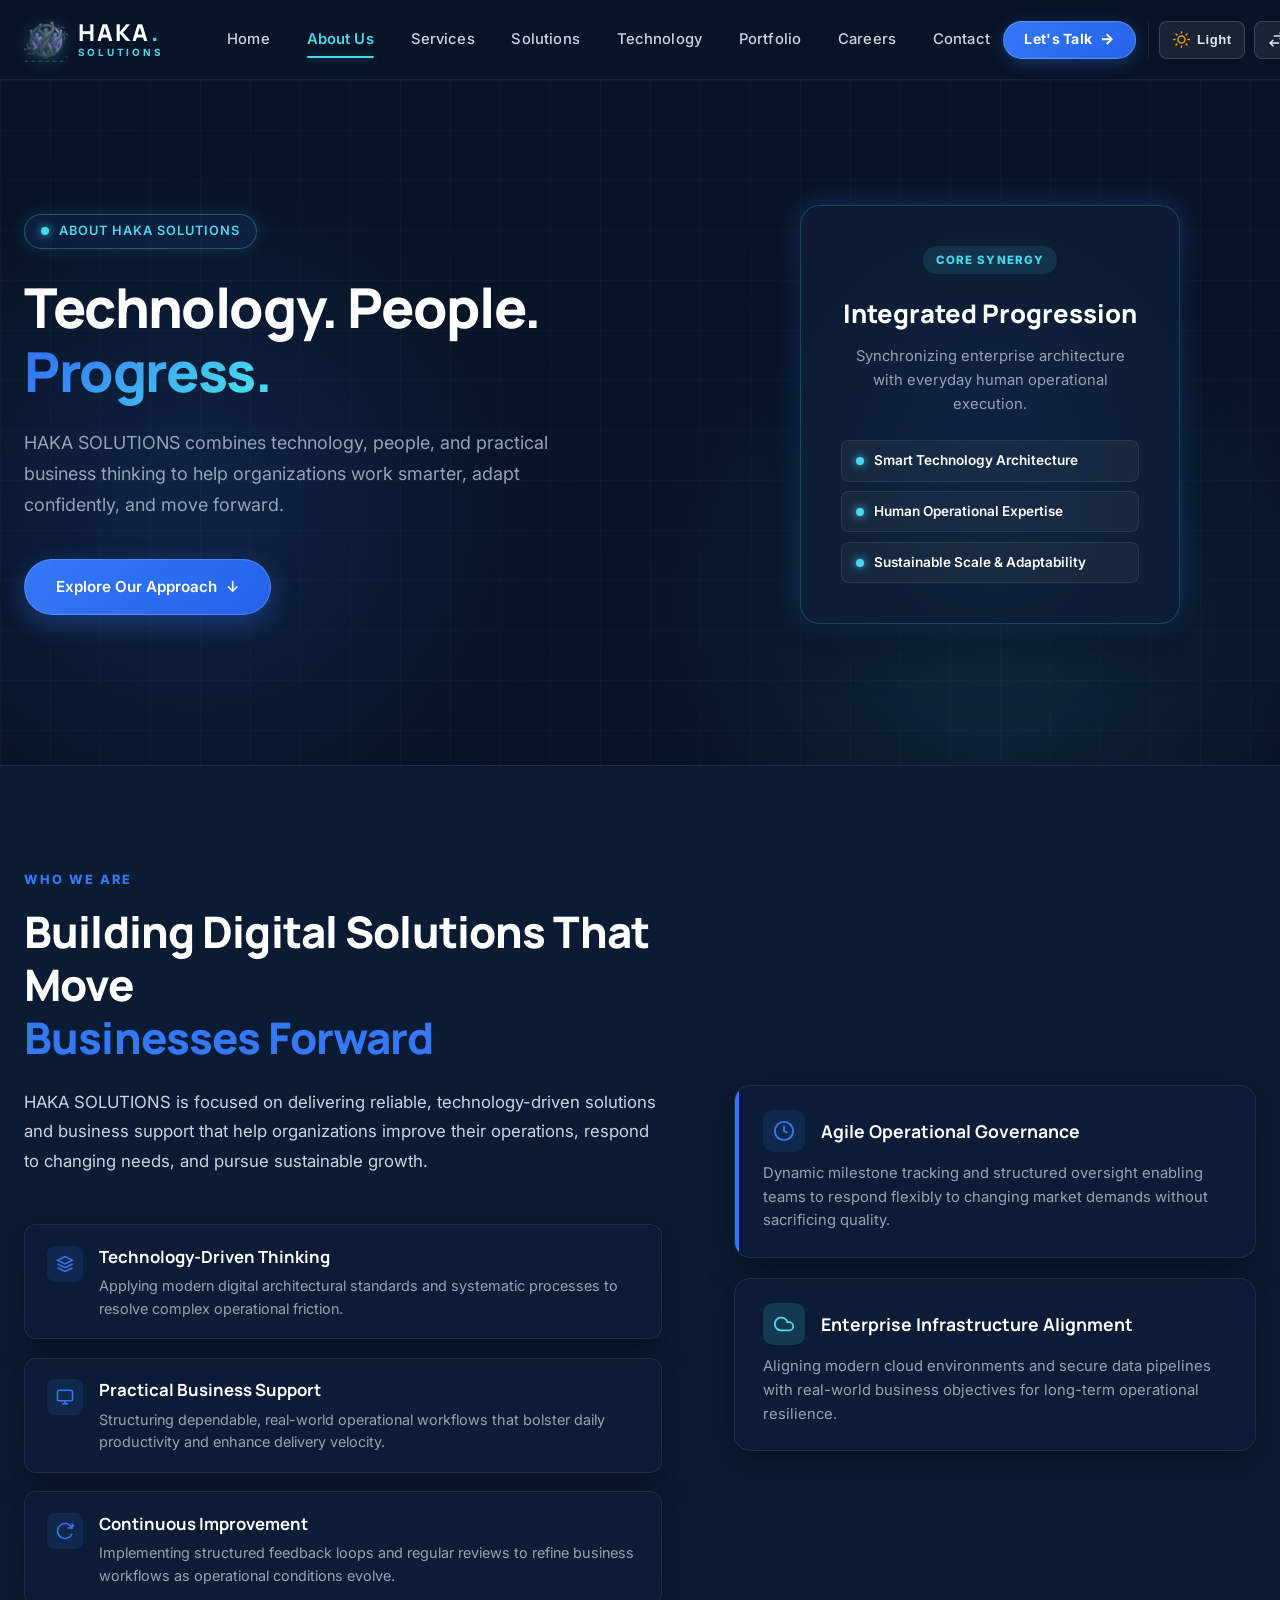
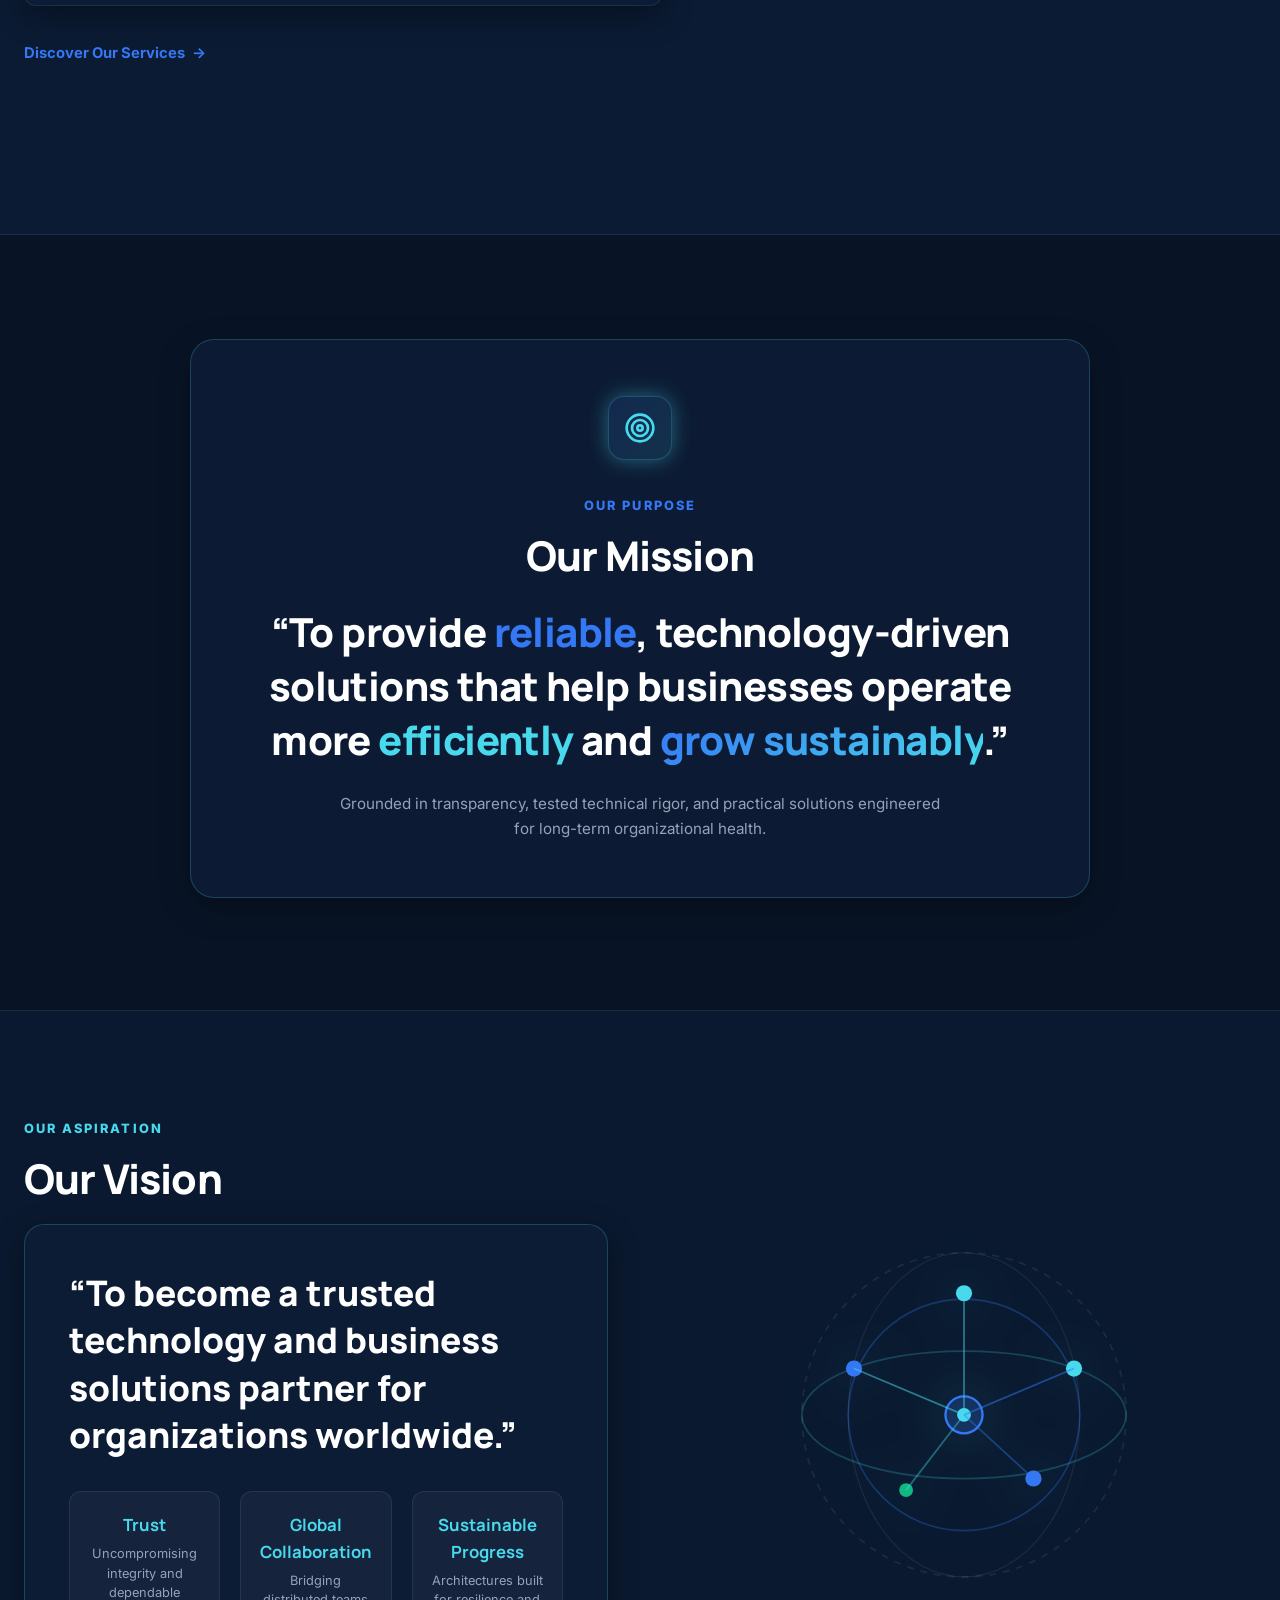
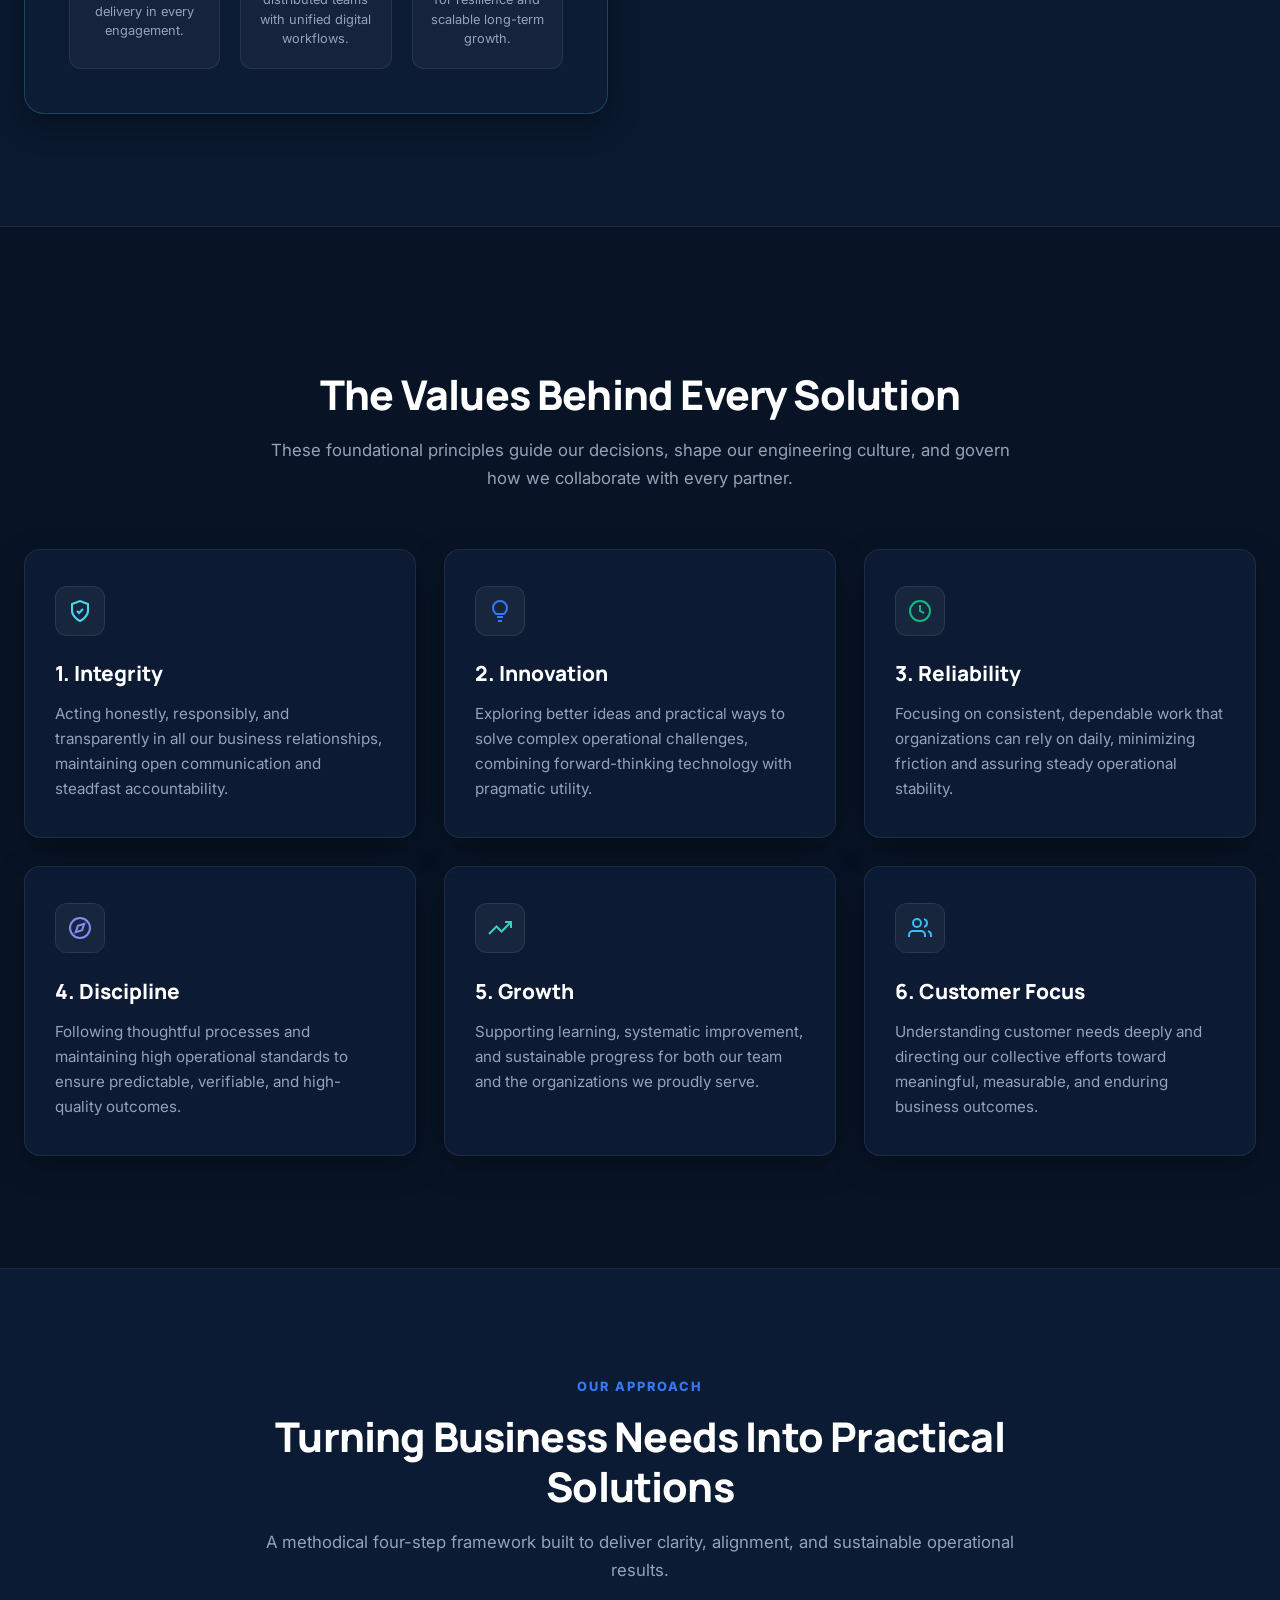
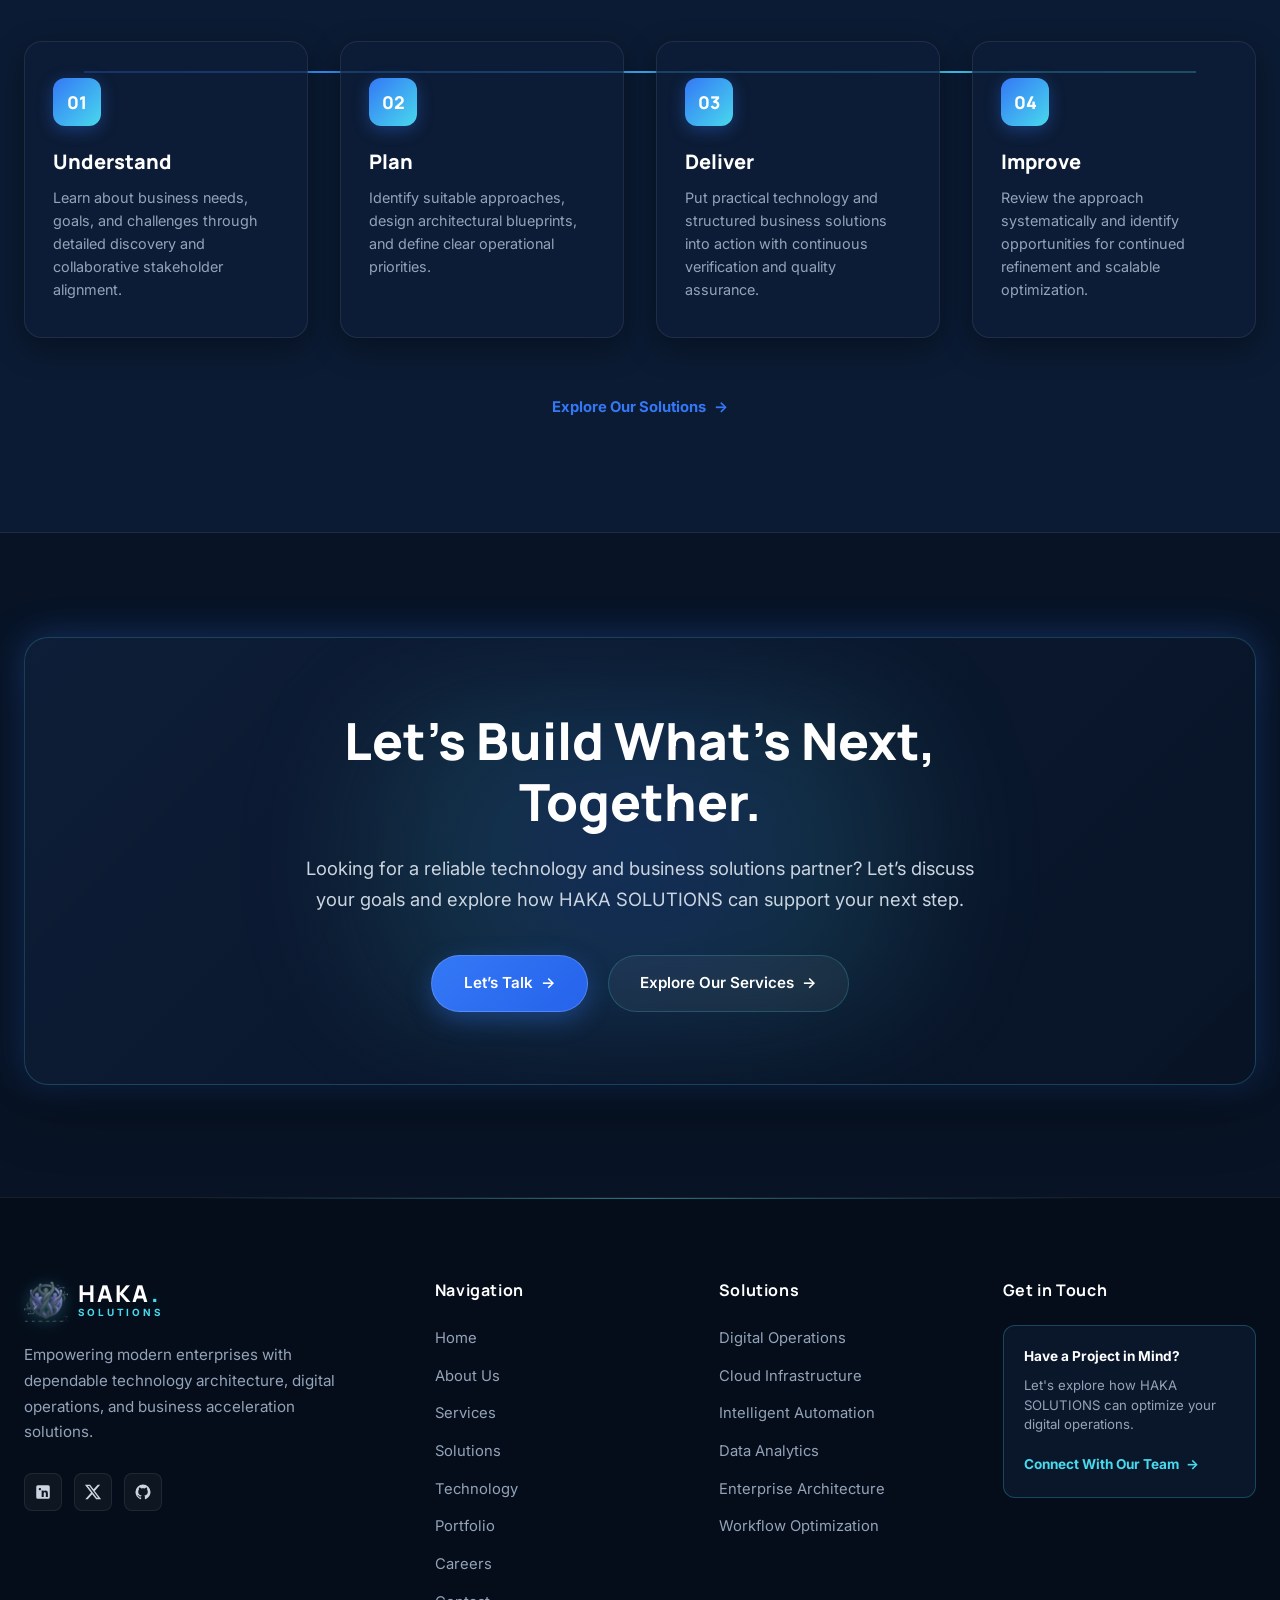
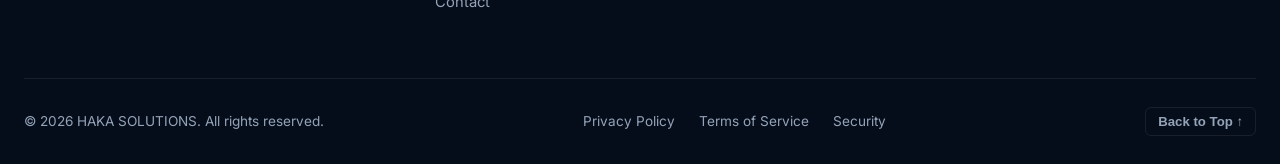
<file: about.html>
<!DOCTYPE html>
<html lang="en" dir="ltr" data-theme="dark">
<head>
  <meta charset="UTF-8">
  <meta name="viewport" content="width=device-width, initial-scale=1.0">
  <title>About Us — HAKA SOLUTIONS | Technology. People. Progress.</title>
  <meta name="description" content="HAKA SOLUTIONS combines technology, people, and practical business thinking to help organizations work smarter, adapt confidently, and move forward.">

  <!-- Google Fonts: Inter & Manrope -->
  <link rel="preconnect" href="https://fonts.googleapis.com">
  <link rel="preconnect" href="https://fonts.gstatic.com" crossorigin>
  <link href="https://fonts.googleapis.com/css2?family=Inter:wght@400;500;600;700;800&family=Manrope:wght@600;700;800&display=swap" rel="stylesheet">

  <!-- Shared Primary Stylesheet -->
    <!-- Favicon & App Icons -->
  <link rel="icon" type="image/png" sizes="32x32" href="favicon-32x32.png">
  <link rel="icon" type="image/png" sizes="16x16" href="favicon-16x16.png">
  <link rel="shortcut icon" href="favicon.ico">
  <link rel="apple-touch-icon" sizes="180x180" href="apple-touch-icon.png">

  <link rel="stylesheet" href="css/style.css">
</head>
<body>

  <!-- ==========================================================================
       HAKA SOLUTIONS NAVIGATION BAR COMPONENT
       ========================================================================== -->
  <header class="haka-header" id="hakaHeader">
    <div class="haka-container">

      <!-- Brand Logo -->
      <a href="index.html" class="haka-logo-link" aria-label="HAKA SOLUTIONS Homepage">
        <div class="logo-brand-mark" aria-hidden="true">
          <img src="images/logo-icon.png" alt="HAKA SOLUTIONS Logo" class="logo-brand-icon">
        </div>
        <div class="logo-text-group">
          <div class="logo-main">HAKA<span class="logo-dot">.</span></div>
          <span class="logo-subtitle">SOLUTIONS</span>
        </div>
      </a>

      <!-- Navigation Menu (About Us is Active) -->
      <nav class="haka-nav" id="primaryNav" role="navigation" aria-label="Primary Navigation">
        <ul class="haka-nav-list" role="menubar">
          <li class="haka-nav-item" role="none">
            <a href="index.html" class="haka-nav-link" role="menuitem">Home</a>
          </li>
          <li class="haka-nav-item" role="none">
            <a href="about.html" class="haka-nav-link active" role="menuitem" aria-current="page">About Us</a>
          </li>
          <li class="haka-nav-item" role="none">
            <a href="services.html" class="haka-nav-link" role="menuitem">Services</a>
          </li>
          <li class="haka-nav-item" role="none">
            <a href="solutions.html" class="haka-nav-link" role="menuitem">Solutions</a>
          </li>
          <li class="haka-nav-item" role="none">
            <a href="technology.html" class="haka-nav-link" role="menuitem">Technology</a>
          </li>
          <li class="haka-nav-item" role="none">
            <a href="portfolio.html" class="haka-nav-link" role="menuitem">Portfolio</a>
          </li>
          <li class="haka-nav-item" role="none">
            <a href="careers.html" class="haka-nav-link" role="menuitem">Careers</a>
          </li>
          <li class="haka-nav-item" role="none">
            <a href="contact.html" class="haka-nav-link" role="menuitem">Contact</a>
          </li>
        </ul>

        <!-- Mobile Drawer Preferences / Controls -->
        <div class="haka-nav-mobile-controls">
          <button 
            type="button" 
            class="haka-control-btn theme-toggle-btn" 
            onclick="toggleTheme()"
            aria-label="Toggle dark and light mode"
            title="Toggle Dark / Light Theme"
          >
            <svg class="icon-sun" viewBox="0 0 24 24" fill="none" stroke="currentColor" stroke-width="2" stroke-linecap="round" stroke-linejoin="round" aria-hidden="true">
              <circle cx="12" cy="12" r="5"></circle>
              <line x1="12" y1="1" x2="12" y2="3"></line>
              <line x1="12" y1="21" x2="12" y2="23"></line>
              <line x1="4.22" y1="4.22" x2="5.64" y2="5.64"></line>
              <line x1="18.36" y1="18.36" x2="19.78" y2="19.78"></line>
              <line x1="1" y1="12" x2="3" y2="12"></line>
              <line x1="21" y1="12" x2="23" y2="12"></line>
              <line x1="4.22" y1="19.78" x2="5.64" y2="18.36"></line>
              <line x1="18.36" y1="5.64" x2="19.78" y2="4.22"></line>
            </svg>
            <svg class="icon-moon" viewBox="0 0 24 24" fill="none" stroke="currentColor" stroke-width="2" stroke-linecap="round" stroke-linejoin="round" aria-hidden="true">
              <path d="M21 12.79A9 9 0 1 1 11.21 3 7 7 0 0 0 21 12.79z"></path>
            </svg>
            <span class="themeLabel">Light</span>
          </button>

          <button 
            type="button" 
            class="haka-control-btn rtl-toggle-btn" 
            onclick="toggleRTL()"
            aria-label="Toggle text direction between LTR and RTL"
            title="Toggle RTL / LTR Direction"
          >
            <svg class="flip-rtl" viewBox="0 0 24 24" fill="none" stroke="currentColor" stroke-width="2" stroke-linecap="round" stroke-linejoin="round" aria-hidden="true">
              <polyline points="17 11 21 7 17 3"></polyline>
              <line x1="21" y1="7" x2="9" y2="7"></line>
              <polyline points="7 21 3 17 7 13"></polyline>
              <line x1="3" y1="17" x2="15" y2="17"></line>
            </svg>
            <span class="rtlLabel">RTL</span>
          </button>
        </div>

        <!-- Mobile Drawer Action Buttons -->
        <div class="haka-nav-mobile-cta">
          <a href="contact.html" class="haka-nav-btn-primary" aria-label="Contact HAKA Solutions">
            <span>Let's Talk</span>
            <span class="flip-rtl cta-arrow" aria-hidden="true">→</span>
          </a>
        </div>
      </nav>

      <!-- Right Actions: CTA Buttons & Controls -->
      <div class="haka-actions-group">
        <!-- Header CTA Buttons -->
        <div class="haka-cta-group">
          <!-- Primary CTA: Let's Talk -->
          <a href="contact.html" class="haka-nav-btn-primary" aria-label="Contact HAKA Solutions">
            <span>Let's Talk</span>
            <span class="flip-rtl cta-arrow" aria-hidden="true">→</span>
          </a>
        </div>

        <!-- Controls Group: Dark/Light Theme & RTL Toggles -->
        <div class="haka-controls-group">
          <!-- Theme Toggle -->
          <button 
            type="button" 
            class="haka-control-btn theme-toggle-btn" 
            id="themeToggleBtn"
            onclick="toggleTheme()"
            aria-label="Toggle dark and light mode"
            title="Toggle Dark / Light Theme"
          >
            <svg class="icon-sun" viewBox="0 0 24 24" fill="none" stroke="currentColor" stroke-width="2" stroke-linecap="round" stroke-linejoin="round" aria-hidden="true">
              <circle cx="12" cy="12" r="5"></circle>
              <line x1="12" y1="1" x2="12" y2="3"></line>
              <line x1="12" y1="21" x2="12" y2="23"></line>
              <line x1="4.22" y1="4.22" x2="5.64" y2="5.64"></line>
              <line x1="18.36" y1="18.36" x2="19.78" y2="19.78"></line>
              <line x1="1" y1="12" x2="3" y2="12"></line>
              <line x1="21" y1="12" x2="23" y2="12"></line>
              <line x1="4.22" y1="19.78" x2="5.64" y2="18.36"></line>
              <line x1="18.36" y1="5.64" x2="19.78" y2="4.22"></line>
            </svg>
            <svg class="icon-moon" viewBox="0 0 24 24" fill="none" stroke="currentColor" stroke-width="2" stroke-linecap="round" stroke-linejoin="round" aria-hidden="true">
              <path d="M21 12.79A9 9 0 1 1 11.21 3 7 7 0 0 0 21 12.79z"></path>
            </svg>
            <span class="themeLabel" id="themeLabel">Light</span>
          </button>

          <!-- RTL Direction Toggle -->
          <button 
            type="button" 
            class="haka-control-btn rtl-toggle-btn" 
            id="rtlToggleBtn"
            onclick="toggleRTL()"
            aria-label="Toggle text direction between LTR and RTL"
            title="Toggle RTL / LTR Direction"
          >
            <svg class="flip-rtl" viewBox="0 0 24 24" fill="none" stroke="currentColor" stroke-width="2" stroke-linecap="round" stroke-linejoin="round" aria-hidden="true">
              <polyline points="17 11 21 7 17 3"></polyline>
              <line x1="21" y1="7" x2="9" y2="7"></line>
              <polyline points="7 21 3 17 7 13"></polyline>
              <line x1="3" y1="17" x2="15" y2="17"></line>
            </svg>
            <span class="rtlLabel" id="rtlLabel">RTL</span>
          </button>
        </div>

        <!-- Accessible Hamburger Toggle Button (Tablets / Mobile) -->
        <button 
          type="button" 
          class="haka-hamburger-btn" 
          id="hamburgerBtn" 
          aria-expanded="false" 
          aria-controls="primaryNav" 
          aria-label="Toggle navigation menu"
        >
          <span class="hamburger-line"></span>
          <span class="hamburger-line"></span>
          <span class="hamburger-line"></span>
        </button>
      </div>

    </div>
  </header>

  <!-- Mobile Overlay Backdrop -->
  <div class="haka-mobile-backdrop" id="mobileBackdrop" aria-hidden="true"></div>

  <!-- ==========================================================================
       MAIN CONTENT CONTAINER: EXACTLY 7 ABOUT US SECTIONS
       ========================================================================== -->
  <main>

    <!-- ==========================================================================
         SECTION 1: HERO — TECHNOLOGY. PEOPLE. PROGRESS.
         ========================================================================== -->
    <section class="about-hero-section" id="about-hero" aria-label="About HAKA SOLUTIONS Hero">
      <div class="hero-bg-glow-blue" aria-hidden="true"></div>
      <div class="hero-bg-glow-cyan" aria-hidden="true"></div>
      <div class="hero-grid-overlay" aria-hidden="true"></div>

      <div class="container hero-container">
        
        <!-- Left: Copy & Exploration CTA -->
        <div class="hero-content">
          <div class="hero-pill-badge reveal-item">
            <span class="pulse-dot"></span>
            ABOUT HAKA SOLUTIONS
          </div>

          <h1 class="hero-headline reveal-item delay-1">
            Technology. People. <br class="desktop-break">
            <span class="gradient-text">Progress.</span>
          </h1>

          <p class="hero-supporting-text reveal-item delay-2">
            HAKA SOLUTIONS combines technology, people, and practical business thinking to help organizations work smarter, adapt confidently, and move forward.
          </p>

          <div class="hero-cta-group reveal-item delay-3">
            <a href="#vision" class="btn-primary-gradient">
              Explore Our Approach
              <span class="btn-arrow flip-rtl" aria-hidden="true">↓</span>
            </a>
          </div>
        </div>

        <!-- Right: Technology-Inspired Visual Composition -->
        <div class="about-hero-visual reveal-item delay-2" aria-hidden="true">
          <div class="visual-ambient-circle"></div>

          <div class="about-visual-hub">
            <span class="hub-badge">Core Synergy</span>
            <h3 class="hub-title">Integrated Progression</h3>
            <p class="hub-desc">
              Synchronizing enterprise architecture with everyday human operational execution.
            </p>

            <div class="hub-pillars">
              <div class="hub-pillar-item">
                <span class="hub-pillar-dot"></span>
                <span>Smart Technology Architecture</span>
              </div>
              <div class="hub-pillar-item">
                <span class="hub-pillar-dot"></span>
                <span>Human Operational Expertise</span>
              </div>
              <div class="hub-pillar-item">
                <span class="hub-pillar-dot"></span>
                <span>Sustainable Scale & Adaptability</span>
              </div>
            </div>
          </div>
        </div>

      </div>
    </section>

    <!-- ==========================================================================
         SECTION 2: WHO WE ARE
         ========================================================================== -->
    <section class="intro-section about-who-section" id="who-we-are" aria-label="Who We Are">
      <div class="container">
        <div class="intro-grid">
          
          <!-- Left: Editorial Content & 3 Capability Highlights -->
          <div class="intro-content">
            <span class="section-eyebrow reveal-item">WHO WE ARE</span>
            
            <h2 class="intro-headline reveal-item delay-1">
              Building Digital Solutions That Move <br>
              <span class="highlight-blue">Businesses Forward</span>
            </h2>

            <p class="intro-desc reveal-item delay-2">
              HAKA SOLUTIONS is focused on delivering reliable, technology-driven solutions and business support that help organizations improve their operations, respond to changing needs, and pursue sustainable growth.
            </p>

            <!-- 3 Short Capability Highlights -->
            <div class="who-capabilities-list reveal-item delay-2">
              
              <div class="who-cap-card">
                <div class="who-cap-icon">
                  <svg viewBox="0 0 24 24" fill="none" stroke="currentColor" stroke-width="2">
                    <polygon points="12 2 2 7 12 12 22 7 12 2"/>
                    <polyline points="2 17 12 22 22 17"/>
                    <polyline points="2 12 12 17 22 12"/>
                  </svg>
                </div>
                <div>
                  <h3 class="who-cap-title">Technology-Driven Thinking</h3>
                  <p class="who-cap-desc">Applying modern digital architectural standards and systematic processes to resolve complex operational friction.</p>
                </div>
              </div>

              <div class="who-cap-card">
                <div class="who-cap-icon">
                  <svg viewBox="0 0 24 24" fill="none" stroke="currentColor" stroke-width="2">
                    <rect x="2" y="3" width="20" height="14" rx="2" ry="2"/>
                    <line x1="8" y1="21" x2="16" y2="21"/>
                    <line x1="12" y1="17" x2="12" y2="21"/>
                  </svg>
                </div>
                <div>
                  <h3 class="who-cap-title">Practical Business Support</h3>
                  <p class="who-cap-desc">Structuring dependable, real-world operational workflows that bolster daily productivity and enhance delivery velocity.</p>
                </div>
              </div>

              <div class="who-cap-card">
                <div class="who-cap-icon">
                  <svg viewBox="0 0 24 24" fill="none" stroke="currentColor" stroke-width="2">
                    <path d="M21.5 2v6h-6M21.34 15.57a10 10 0 1 1-.57-8.38l5.67-5.67"/>
                  </svg>
                </div>
                <div>
                  <h3 class="who-cap-title">Continuous Improvement</h3>
                  <p class="who-cap-desc">Implementing structured feedback loops and regular reviews to refine business workflows as operational conditions evolve.</p>
                </div>
              </div>

            </div>

            <a href="services.html" class="btn-text-link reveal-item delay-3">
              Discover Our Services <span class="flip-rtl" aria-hidden="true">→</span>
            </a>
          </div>

          <!-- Right: Business and Technology Illustration -->
          <div class="intro-visual-composition reveal-item delay-2" aria-hidden="true">
            <div class="intro-panel-card active-panel">
              <div class="panel-header">
                <div class="panel-icon-wrap">
                  <svg viewBox="0 0 24 24" fill="none" stroke="currentColor" stroke-width="2">
                    <circle cx="12" cy="12" r="10"/>
                    <path d="M12 6v6l4 2"/>
                  </svg>
                </div>
                <h3 class="panel-title">Agile Operational Governance</h3>
              </div>
              <p class="panel-body-text">
                Dynamic milestone tracking and structured oversight enabling teams to respond flexibly to changing market demands without sacrificing quality.
              </p>
            </div>

            <div class="intro-panel-card">
              <div class="panel-header">
                <div class="panel-icon-wrap cyan-variant">
                  <svg viewBox="0 0 24 24" fill="none" stroke="currentColor" stroke-width="2">
                    <path d="M17.5 19H9a7 7 0 1 1 6.71-9h1.79a4.5 4.5 0 1 1 0 9Z"/>
                  </svg>
                </div>
                <h3 class="panel-title">Enterprise Infrastructure Alignment</h3>
              </div>
              <p class="panel-body-text">
                Aligning modern cloud environments and secure data pipelines with real-world business objectives for long-term operational resilience.
              </p>
            </div>
          </div>

        </div>
      </div>
    </section>

    <!-- ==========================================================================
         SECTION 3: OUR MISSION
         ========================================================================== -->
    <section class="about-mission-section" id="mission" aria-label="Our Mission">
      <div class="container">
        
        <div class="mission-statement-card reveal-item">
          <!-- Forward Motion Target Icon -->
          <div class="mission-target-icon" aria-hidden="true">
            <svg viewBox="0 0 24 24" fill="none" stroke="currentColor" stroke-width="2">
              <circle cx="12" cy="12" r="10"></circle>
              <circle cx="12" cy="12" r="6"></circle>
              <circle cx="12" cy="12" r="2"></circle>
            </svg>
          </div>

          <span class="section-eyebrow reveal-item delay-1">OUR PURPOSE</span>
          <h2 class="section-title reveal-item delay-1" style="margin-bottom: 1.5rem;">Our Mission</h2>

          <!-- Centered Mission Statement with Colored Highlights -->
          <blockquote class="mission-quote reveal-item delay-2">
            “To provide <span class="mission-accent-blue">reliable</span>, technology-driven solutions that help businesses operate more <span class="mission-accent-cyan">efficiently</span> and <span class="mission-accent-gradient">grow sustainably</span>.”
          </blockquote>

          <p class="mission-footnote reveal-item delay-3">
            Grounded in transparency, tested technical rigor, and practical solutions engineered for long-term organizational health.
          </p>
        </div>

      </div>
    </section>

    <!-- ==========================================================================
         SECTION 4: OUR VISION
         ========================================================================== -->
    <section class="about-vision-section" id="vision" aria-label="Our Vision">
      <div class="container">
        
        <div class="vision-grid">
          
          <!-- Left: Vision Statement & 3 Supporting Themes -->
          <div class="vision-content reveal-item delay-1">
            <span class="section-eyebrow cyan-accent">OUR ASPIRATION</span>
            <h2 class="section-title" style="margin-bottom: 1.25rem;">Our Vision</h2>

            <div class="vision-quote-box">
              <p class="vision-statement">
                “To become a trusted technology and business solutions partner for organizations worldwide.”
              </p>

              <!-- 3 Supporting Themes -->
              <div class="vision-themes-row">
                <div class="vision-theme-item">
                  <h3 class="vision-theme-title">Trust</h3>
                  <p class="vision-theme-text">Uncompromising integrity and dependable delivery in every engagement.</p>
                </div>
                <div class="vision-theme-item">
                  <h3 class="vision-theme-title">Global Collaboration</h3>
                  <p class="vision-theme-text">Bridging distributed teams with unified digital workflows.</p>
                </div>
                <div class="vision-theme-item">
                  <h3 class="vision-theme-title">Sustainable Progress</h3>
                  <p class="vision-theme-text">Architectures built for resilience and scalable long-term growth.</p>
                </div>
              </div>
            </div>
          </div>

          <!-- Right: Connected-World Global Network SVG Illustration -->
          <div class="vision-globe-container reveal-item delay-2" aria-hidden="true">
            <svg class="vision-network-svg" viewBox="0 0 380 340" fill="none">
              <!-- Concentric Horizon & Globe Grid -->
              <circle cx="190" cy="170" r="140" stroke="var(--border-subtle)" stroke-width="1.5" stroke-dasharray="6 6"/>
              <circle cx="190" cy="170" r="100" stroke="var(--color-accent-blue)" stroke-width="1.5" opacity="0.3"/>
              <ellipse cx="190" cy="170" rx="140" ry="55" stroke="var(--border-glass)" stroke-width="1.5"/>
              <ellipse cx="190" cy="170" rx="100" ry="140" stroke="var(--border-subtle)" stroke-width="1"/>
              
              <!-- Orbital Global Network Nodes -->
              <circle cx="190" cy="170" r="16" fill="rgba(52, 120, 246, 0.2)" stroke="var(--color-accent-blue)" stroke-width="2"/>
              <circle cx="190" cy="170" r="6" fill="#48D9ED"/>
              
              <!-- Connected Global Satellite Nodes -->
              <circle cx="95" cy="130" r="7" fill="#3478F6"/>
              <circle cx="285" cy="130" r="7" fill="#48D9ED"/>
              <circle cx="140" cy="235" r="6" fill="#10B981"/>
              <circle cx="250" cy="225" r="7" fill="#3478F6"/>
              <circle cx="190" cy="65" r="7" fill="#48D9ED"/>

              <!-- Connection Lines -->
              <line x1="95" y1="130" x2="190" y2="170" stroke="var(--color-accent-cyan)" stroke-width="1.5" opacity="0.5"/>
              <line x1="285" y1="130" x2="190" y2="170" stroke="var(--color-accent-blue)" stroke-width="1.5" opacity="0.5"/>
              <line x1="140" y1="235" x2="190" y2="170" stroke="var(--color-accent-cyan)" stroke-width="1.5" opacity="0.4"/>
              <line x1="250" y1="225" x2="190" y2="170" stroke="var(--color-accent-blue)" stroke-width="1.5" opacity="0.4"/>
              <line x1="190" y1="65" x2="190" y2="170" stroke="var(--color-accent-cyan)" stroke-width="1.5" opacity="0.5"/>
            </svg>
          </div>

        </div>

      </div>
    </section>

    <!-- ==========================================================================
         SECTION 5: OUR CORE VALUES
         ========================================================================== -->
    <section class="about-values-section" id="values" aria-label="Our Core Values">
      <div class="container">
        
        <div class="section-header-center">
          <span class="section-eyebrow reveal-item">WHAT GUIDES US</span>
          <h2 class="section-title reveal-item delay-1">The Values Behind Every Solution</h2>
          <p class="section-subtitle reveal-item delay-2">
            These foundational principles guide our decisions, shape our engineering culture, and govern how we collaborate with every partner.
          </p>
        </div>

        <div class="values-grid">
          
          <!-- Value 1: Integrity -->
          <div class="value-card reveal-item delay-1" style="--card-accent: #48D9ED;">
            <div class="value-icon-box">
              <svg viewBox="0 0 24 24" fill="none" stroke="currentColor" stroke-width="2">
                <path d="M12 22s8-4 8-10V5l-8-3-8 3v7c0 6 8 10 8 10z"/>
                <path d="M9 12l2 2 4-4"/>
              </svg>
            </div>
            <h3 class="value-card-title">1. Integrity</h3>
            <p class="value-card-desc">
              Acting honestly, responsibly, and transparently in all our business relationships, maintaining open communication and steadfast accountability.
            </p>
          </div>

          <!-- Value 2: Innovation -->
          <div class="value-card reveal-item delay-2" style="--card-accent: #3478F6;">
            <div class="value-icon-box">
              <svg viewBox="0 0 24 24" fill="none" stroke="currentColor" stroke-width="2">
                <path d="M9 18h6M10 22h4M12 2a7 7 0 0 0-7 7c0 2.5 1.5 4.5 3 6h8c1.5-1.5 3-3.5 3-6a7 7 0 0 0-7-7z"/>
              </svg>
            </div>
            <h3 class="value-card-title">2. Innovation</h3>
            <p class="value-card-desc">
              Exploring better ideas and practical ways to solve complex operational challenges, combining forward-thinking technology with pragmatic utility.
            </p>
          </div>

          <!-- Value 3: Reliability -->
          <div class="value-card reveal-item delay-3" style="--card-accent: #10B981;">
            <div class="value-icon-box">
              <svg viewBox="0 0 24 24" fill="none" stroke="currentColor" stroke-width="2">
                <circle cx="12" cy="12" r="10"/>
                <polyline points="12 6 12 12 16 14"/>
              </svg>
            </div>
            <h3 class="value-card-title">3. Reliability</h3>
            <p class="value-card-desc">
              Focusing on consistent, dependable work that organizations can rely on daily, minimizing friction and assuring steady operational stability.
            </p>
          </div>

          <!-- Value 4: Discipline -->
          <div class="value-card reveal-item delay-1" style="--card-accent: #818CF8;">
            <div class="value-icon-box">
              <svg viewBox="0 0 24 24" fill="none" stroke="currentColor" stroke-width="2">
                <circle cx="12" cy="12" r="10"/>
                <polygon points="16.24 7.76 14.12 14.12 7.76 16.24 9.88 9.88 16.24 7.76"/>
              </svg>
            </div>
            <h3 class="value-card-title">4. Discipline</h3>
            <p class="value-card-desc">
              Following thoughtful processes and maintaining high operational standards to ensure predictable, verifiable, and high-quality outcomes.
            </p>
          </div>

          <!-- Value 5: Growth -->
          <div class="value-card reveal-item delay-2" style="--card-accent: #2DD4BF;">
            <div class="value-icon-box">
              <svg viewBox="0 0 24 24" fill="none" stroke="currentColor" stroke-width="2">
                <polyline points="23 6 13.5 15.5 8.5 10.5 1 18"/>
                <polyline points="17 6 23 6 23 12"/>
              </svg>
            </div>
            <h3 class="value-card-title">5. Growth</h3>
            <p class="value-card-desc">
              Supporting learning, systematic improvement, and sustainable progress for both our team and the organizations we proudly serve.
            </p>
          </div>

          <!-- Value 6: Customer Focus -->
          <div class="value-card reveal-item delay-3" style="--card-accent: #38BDF8;">
            <div class="value-icon-box">
              <svg viewBox="0 0 24 24" fill="none" stroke="currentColor" stroke-width="2">
                <path d="M17 21v-2a4 4 0 0 0-4-4H5a4 4 0 0 0-4 4v2"/>
                <circle cx="9" cy="7" r="4"/>
                <path d="M23 21v-2a4 4 0 0 0-3-3.87"/>
                <path d="M16 3.13a4 4 0 0 1 0 7.75"/>
              </svg>
            </div>
            <h3 class="value-card-title">6. Customer Focus</h3>
            <p class="value-card-desc">
              Understanding customer needs deeply and directing our collective efforts toward meaningful, measurable, and enduring business outcomes.
            </p>
          </div>

        </div>

      </div>
    </section>

    <!-- ==========================================================================
         SECTION 6: HOW WE THINK AND WORK
         ========================================================================== -->
    <section class="about-approach-section" id="approach" aria-label="How We Think and Work">
      <div class="container">
        
        <div class="section-header-center">
          <span class="section-eyebrow reveal-item">OUR APPROACH</span>
          <h2 class="section-title reveal-item delay-1">Turning Business Needs Into Practical Solutions</h2>
          <p class="section-subtitle reveal-item delay-2">
            A methodical four-step framework built to deliver clarity, alignment, and sustainable operational results.
          </p>
        </div>

        <!-- 4-Step Connected Timeline -->
        <div class="approach-timeline reveal-item delay-2">
          <div class="approach-timeline-line" aria-hidden="true"></div>

          <!-- Step 1: Understand -->
          <div class="approach-step-card">
            <div class="step-badge-node">01</div>
            <h3 class="approach-step-name">Understand</h3>
            <p class="approach-step-desc">
              Learn about business needs, goals, and challenges through detailed discovery and collaborative stakeholder alignment.
            </p>
          </div>

          <!-- Step 2: Plan -->
          <div class="approach-step-card">
            <div class="step-badge-node">02</div>
            <h3 class="approach-step-name">Plan</h3>
            <p class="approach-step-desc">
              Identify suitable approaches, design architectural blueprints, and define clear operational priorities.
            </p>
          </div>

          <!-- Step 3: Deliver -->
          <div class="approach-step-card">
            <div class="step-badge-node">03</div>
            <h3 class="approach-step-name">Deliver</h3>
            <p class="approach-step-desc">
              Put practical technology and structured business solutions into action with continuous verification and quality assurance.
            </p>
          </div>

          <!-- Step 4: Improve -->
          <div class="approach-step-card">
            <div class="step-badge-node">04</div>
            <h3 class="approach-step-name">Improve</h3>
            <p class="approach-step-desc">
              Review the approach systematically and identify opportunities for continued refinement and scalable optimization.
            </p>
          </div>

        </div>

        <div style="text-align: center;" class="reveal-item delay-3">
          <a href="solutions.html" class="btn-text-link">
            Explore Our Solutions <span class="flip-rtl" aria-hidden="true">→</span>
          </a>
        </div>

      </div>
    </section>

    <!-- ==========================================================================
         SECTION 7: CLOSING CALL TO ACTION
         ========================================================================== -->
    <section class="about-cta-section" id="about-cta" aria-label="Closing Call to Action">
      <div class="container">
        
        <div class="about-cta-banner reveal-item">
          <div class="cta-glow-backdrop" aria-hidden="true"></div>

          <div class="about-cta-inner">
            <h2 class="cta-title">Let’s Build What’s Next, Together.</h2>
            <p class="cta-desc">
              Looking for a reliable technology and business solutions partner? Let’s discuss your goals and explore how HAKA SOLUTIONS can support your next step.
            </p>

            <div class="cta-buttons-wrap">
              <a href="contact.html" class="btn-primary-gradient">
                Let’s Talk <span class="flip-rtl" aria-hidden="true">→</span>
              </a>
              <a href="services.html" class="btn-secondary-outline">
                Explore Our Services <span class="flip-rtl" aria-hidden="true">→</span>
              </a>
            </div>
          </div>
        </div>

      </div>
    </section>

  </main>

  <!-- ==========================================================================
       HAKA SOLUTIONS FOOTER COMPONENT
       ========================================================================== -->
  <footer class="haka-footer" role="contentinfo">
    <div class="footer-glow-accent" aria-hidden="true"></div>
    
    <div class="container">
      <div class="footer-top-grid">

        <!-- Column 1: Brand Info & Socials -->
        <div class="footer-brand-col">
          <a href="index.html" class="haka-logo-link" aria-label="HAKA SOLUTIONS Homepage">
            <div class="logo-brand-mark" aria-hidden="true">
              <img src="images/logo-icon.png" alt="HAKA SOLUTIONS Logo" class="logo-brand-icon">
            </div>
            <div class="logo-text-group">
              <div class="logo-main">HAKA<span class="logo-dot">.</span></div>
              <span class="logo-subtitle">SOLUTIONS</span>
            </div>
          </a>

          <p class="footer-tagline">
            Empowering modern enterprises with dependable technology architecture, digital operations, and business acceleration solutions.
          </p>

          <div class="footer-social-links" aria-label="Social media channels">
            <a href="https://linkedin.com" target="_blank" rel="noopener noreferrer" class="footer-social-icon" aria-label="LinkedIn">
              <svg viewBox="0 0 24 24" fill="currentColor">
                <path d="M19 3a2 2 0 0 1 2 2v14a2 2 0 0 1-2 2H5a2 2 0 0 1-2-2V5a2 2 0 0 1 2-2h14m-.5 15.5v-5.3a3.26 3.26 0 0 0-3.26-3.26c-.85 0-1.84.52-2.28 1.3v-1.11h-2.79v8.37h2.79v-4.93c0-.77.62-1.4 1.39-1.4a1.4 1.4 0 0 1 1.4 1.4v4.93h2.75M6.46 10.9h2.8v8.37h-2.8V10.9M7.86 6.5a1.63 1.63 0 0 0-1.63 1.62c0 .9.73 1.63 1.63 1.63.9 0 1.63-.73 1.63-1.63 0-.9-.73-1.62-1.63-1.62Z"/>
              </svg>
            </a>
            <a href="https://twitter.com" target="_blank" rel="noopener noreferrer" class="footer-social-icon" aria-label="Twitter">
              <svg viewBox="0 0 24 24" fill="currentColor">
                <path d="M18.244 2.25h3.308l-7.227 8.26 8.502 11.24H16.17l-5.214-6.817L4.99 21.75H1.68l7.73-8.835L1.254 2.25H8.08l4.713 6.231zm-1.161 17.52h1.833L7.084 4.126H5.117z"/>
              </svg>
            </a>
            <a href="https://github.com" target="_blank" rel="noopener noreferrer" class="footer-social-icon" aria-label="GitHub">
              <svg viewBox="0 0 24 24" fill="currentColor">
                <path d="M12 2A10 10 0 0 0 2 12c0 4.42 2.87 8.17 6.84 9.5.5.08.66-.23.66-.5v-1.69c-2.77.6-3.36-1.34-3.36-1.34-.46-1.16-1.11-1.47-1.11-1.47-.91-.62.07-.6.07-.6 1 .07 1.53 1.03 1.53 1.03.87 1.52 2.34 1.07 2.91.83.1-.65.35-1.09.63-1.34-2.22-.25-4.55-1.11-4.55-4.92 0-1.11.38-2 1.03-2.71-.1-.25-.45-1.29.1-2.64 0 0 .84-.27 2.75 1.02.79-.22 1.65-.33 2.5-.33.85 0 1.71.11 2.5.33 1.91-1.29 2.75-1.02 2.75-1.02.55 1.35.2 2.39.1 2.64.65.71 1.03 1.6 1.03 2.71 0 3.82-2.34 4.66-4.57 4.91.36.31.69.92.69 1.85V21c0 .27.16.59.67.5C19.14 20.16 22 16.42 22 12A10 10 0 0 0 12 2Z"/>
              </svg>
            </a>
          </div>
        </div>

        <!-- Column 2: Navigation Topics -->
        <div>
          <h3 class="footer-col-title">Navigation</h3>
          <ul class="footer-links-list">
            <li><a href="index.html" class="footer-link">Home</a></li>
            <li><a href="about.html" class="footer-link">About Us</a></li>
            <li><a href="services.html" class="footer-link">Services</a></li>
            <li><a href="solutions.html" class="footer-link">Solutions</a></li>
            <li><a href="technology.html" class="footer-link">Technology</a></li>
            <li><a href="portfolio.html" class="footer-link">Portfolio</a></li>
            <li><a href="careers.html" class="footer-link">Careers</a></li>
            <li><a href="contact.html" class="footer-link">Contact</a></li>
          </ul>
        </div>

        <!-- Column 3: Solutions -->
        <div>
          <h3 class="footer-col-title">Solutions</h3>
          <ul class="footer-links-list">
            <li><a href="solutions.html" class="footer-link">Digital Operations</a></li>
            <li><a href="solutions.html" class="footer-link">Cloud Infrastructure</a></li>
            <li><a href="solutions.html" class="footer-link">Intelligent Automation</a></li>
            <li><a href="solutions.html" class="footer-link">Data Analytics</a></li>
            <li><a href="solutions.html" class="footer-link">Enterprise Architecture</a></li>
            <li><a href="solutions.html" class="footer-link">Workflow Optimization</a></li>
          </ul>
        </div>

        <!-- Column 4: Contact / Connect -->
        <div>
          <h3 class="footer-col-title">Get in Touch</h3>
          <div class="footer-contact-box">
            <h4 class="footer-contact-title">Have a Project in Mind?</h4>
            <p class="footer-contact-text">
              Let's explore how HAKA SOLUTIONS can optimize your digital operations.
            </p>
            <a href="contact.html" class="footer-contact-link">
              Connect With Our Team <span class="flip-rtl">→</span>
            </a>
          </div>
        </div>

      </div>

      <!-- Bottom Bar -->
      <div class="footer-bottom-bar">
        <div>
          © 2026 HAKA SOLUTIONS. All rights reserved.
        </div>

        <ul class="footer-legal-links">
          <li><a href="privacy.html">Privacy Policy</a></li>
          <li><a href="terms.html">Terms of Service</a></li>
          <li><a href="security.html">Security</a></li>
        </ul>

        <button type="button" class="back-to-top-btn" id="backToTopBtn" aria-label="Scroll back to top">
          Back to Top ↑
        </button>
      </div>

    </div>
  </footer>

  <!-- ==========================================================================
       VANILLA JAVASCRIPT
       ========================================================================== -->
  <script src="js/script.js"></script>

  <!-- Client Login Modal Component -->
  <div class="haka-login-modal" id="clientLoginModal" aria-hidden="true" role="dialog" aria-labelledby="loginModalTitle">
    <div class="login-modal-backdrop" id="loginModalBackdrop"></div>
    <div class="login-modal-container">
      <div class="login-modal-card">
        <button type="button" class="login-modal-close" id="loginModalCloseBtn" aria-label="Close client login modal">
          <svg viewBox="0 0 24 24" width="20" height="20" fill="none" stroke="currentColor" stroke-width="2" stroke-linecap="round" stroke-linejoin="round">
            <line x1="18" y1="6" x2="6" y2="18"></line>
            <line x1="6" y1="6" x2="18" y2="18"></line>
          </svg>
        </button>

        <div class="login-modal-header">
          <div class="login-modal-icon" aria-hidden="true">
            <svg viewBox="0 0 24 24" width="24" height="24" fill="none" stroke="currentColor" stroke-width="2" stroke-linecap="round" stroke-linejoin="round">
              <path d="M20 21v-2a4 4 0 0 0-4-4H8a4 4 0 0 0-4 4v2"></path>
              <circle cx="12" cy="7" r="4"></circle>
            </svg>
          </div>
          <h2 class="login-modal-title" id="loginModalTitle">Client Portal Login</h2>
          <p class="login-modal-subtitle">Access your enterprise dashboard, analytics, and project deliverables.</p>
        </div>

        <form class="login-modal-form" id="clientLoginForm" onsubmit="event.preventDefault(); handleLoginSubmit();">
          <div class="form-group">
            <label for="clientEmail" class="form-label">Work Email</label>
            <input type="email" id="clientEmail" class="form-input" placeholder="name@company.com" required autocomplete="username">
          </div>

          <div class="form-group">
            <div class="form-label-row">
              <label for="clientPassword" class="form-label">Password</label>
              <a href="#forgot-password" class="form-forgot-link">Forgot?</a>
            </div>
            <input type="password" id="clientPassword" class="form-input" placeholder="••••••••" required autocomplete="current-password">
          </div>

          <div class="form-options-row">
            <label class="form-checkbox-label">
              <input type="checkbox" id="rememberMe">
              <span>Remember this session</span>
            </label>
          </div>

          <button type="submit" class="btn-primary-gradient login-submit-btn">
            Sign In to Portal <span class="flip-rtl" aria-hidden="true">→</span>
          </button>

          <div class="login-modal-footer-note">
            <span>Need enterprise onboarding? <a href="contact.html">Contact Support</a></span>
          </div>
        </form>
      </div>
    </div>
  </div>
</body>
</html>
</file>
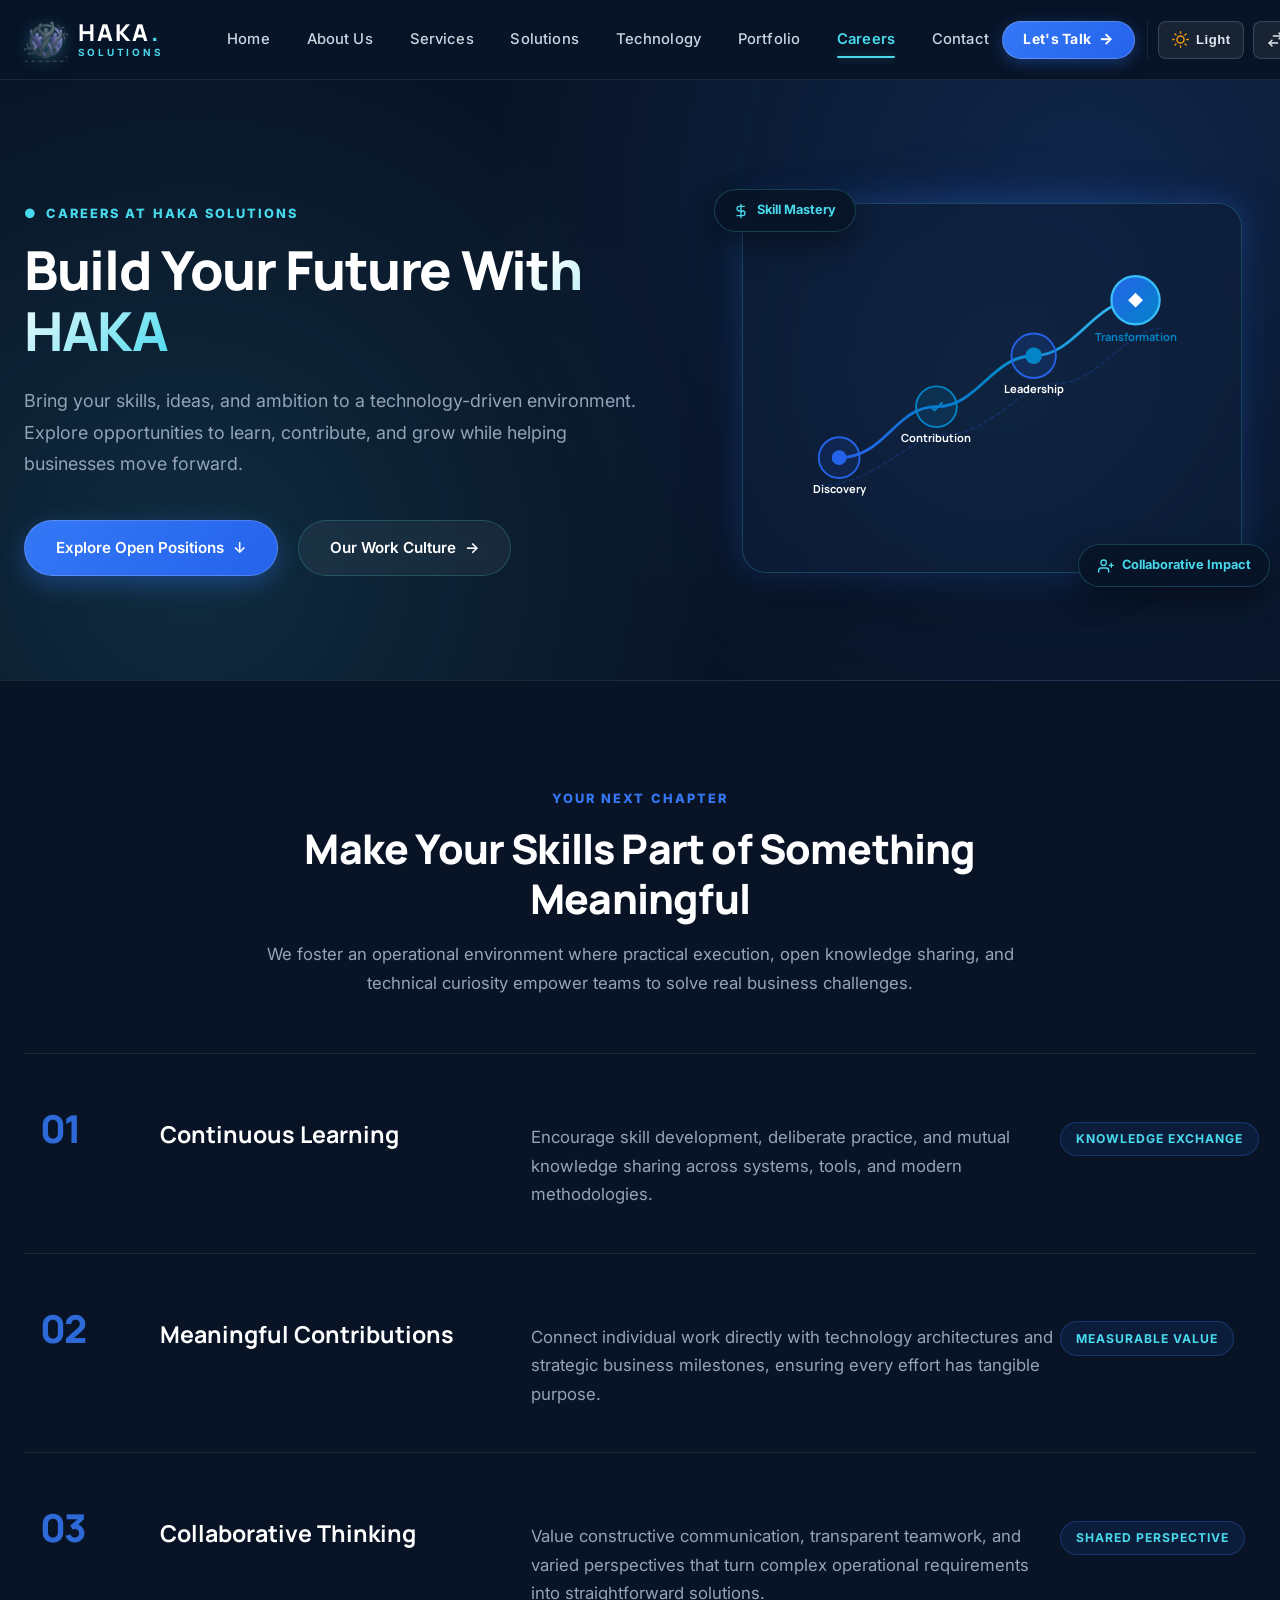
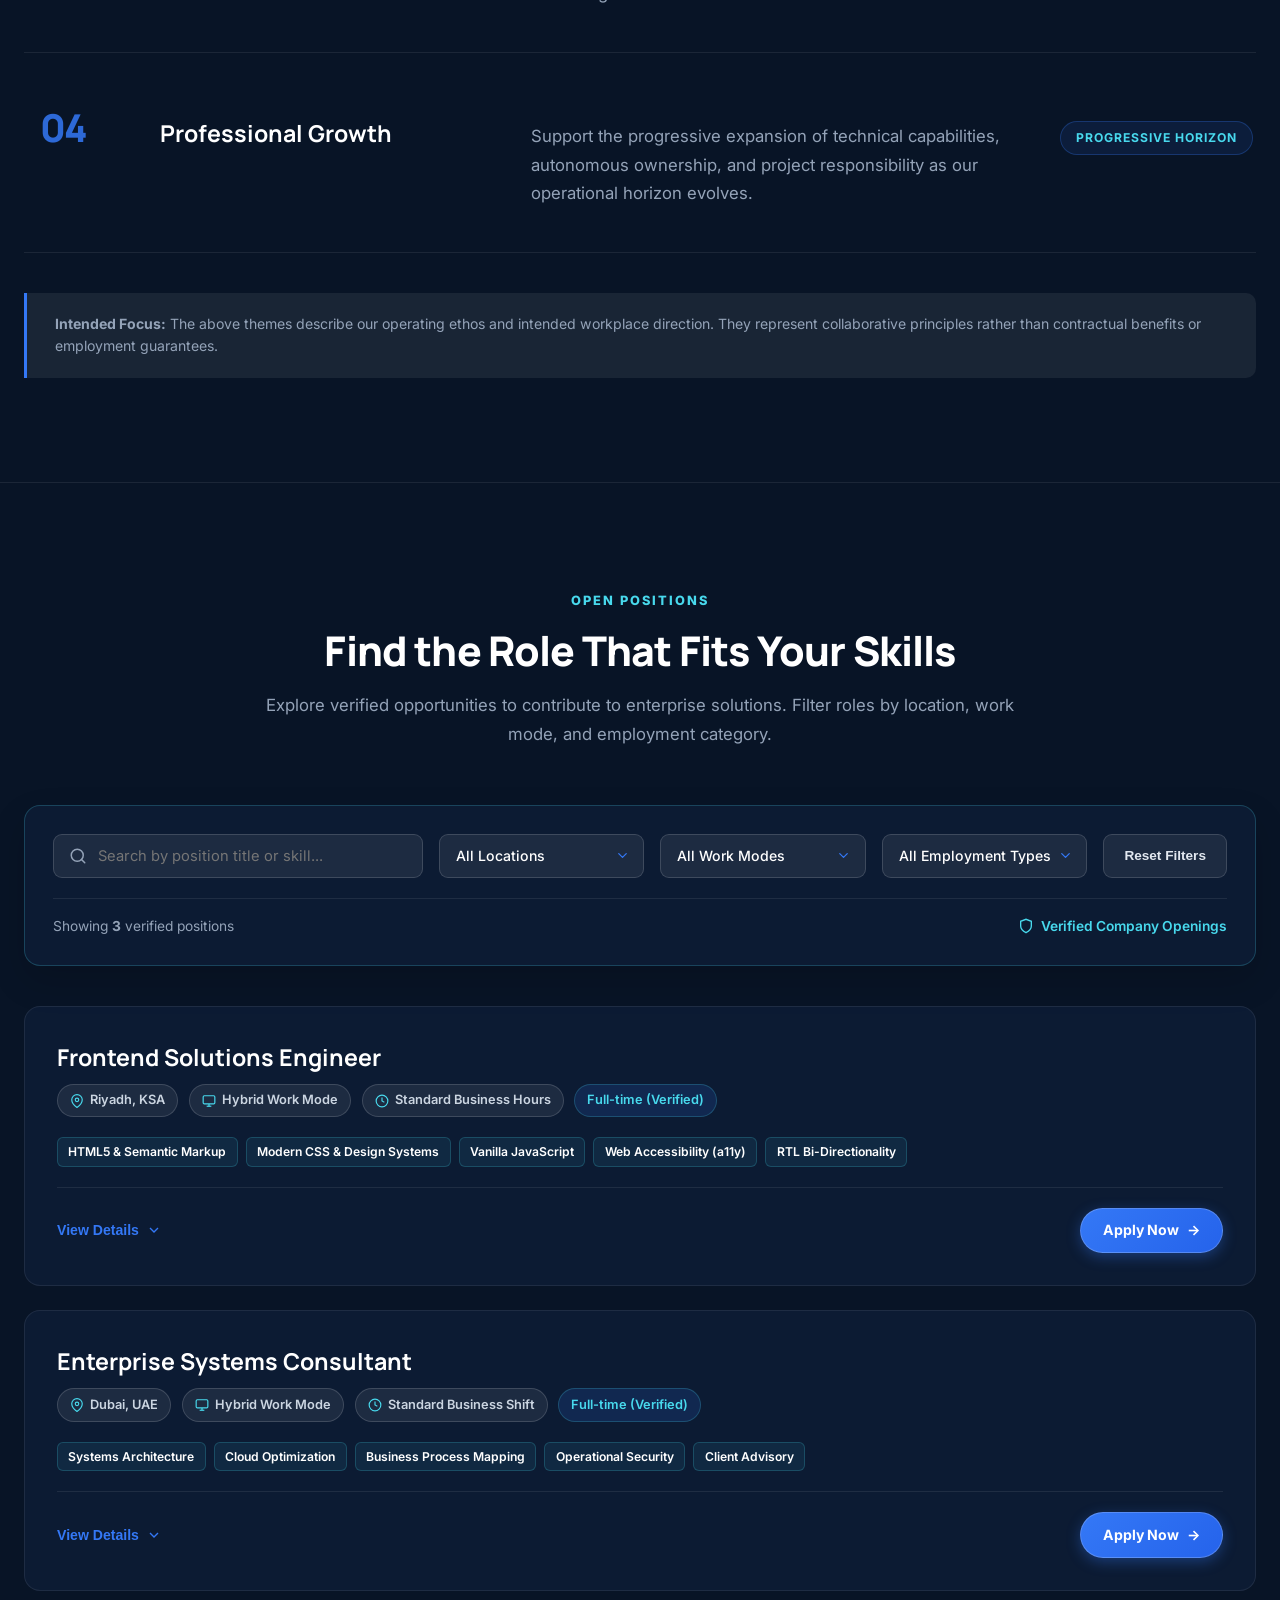
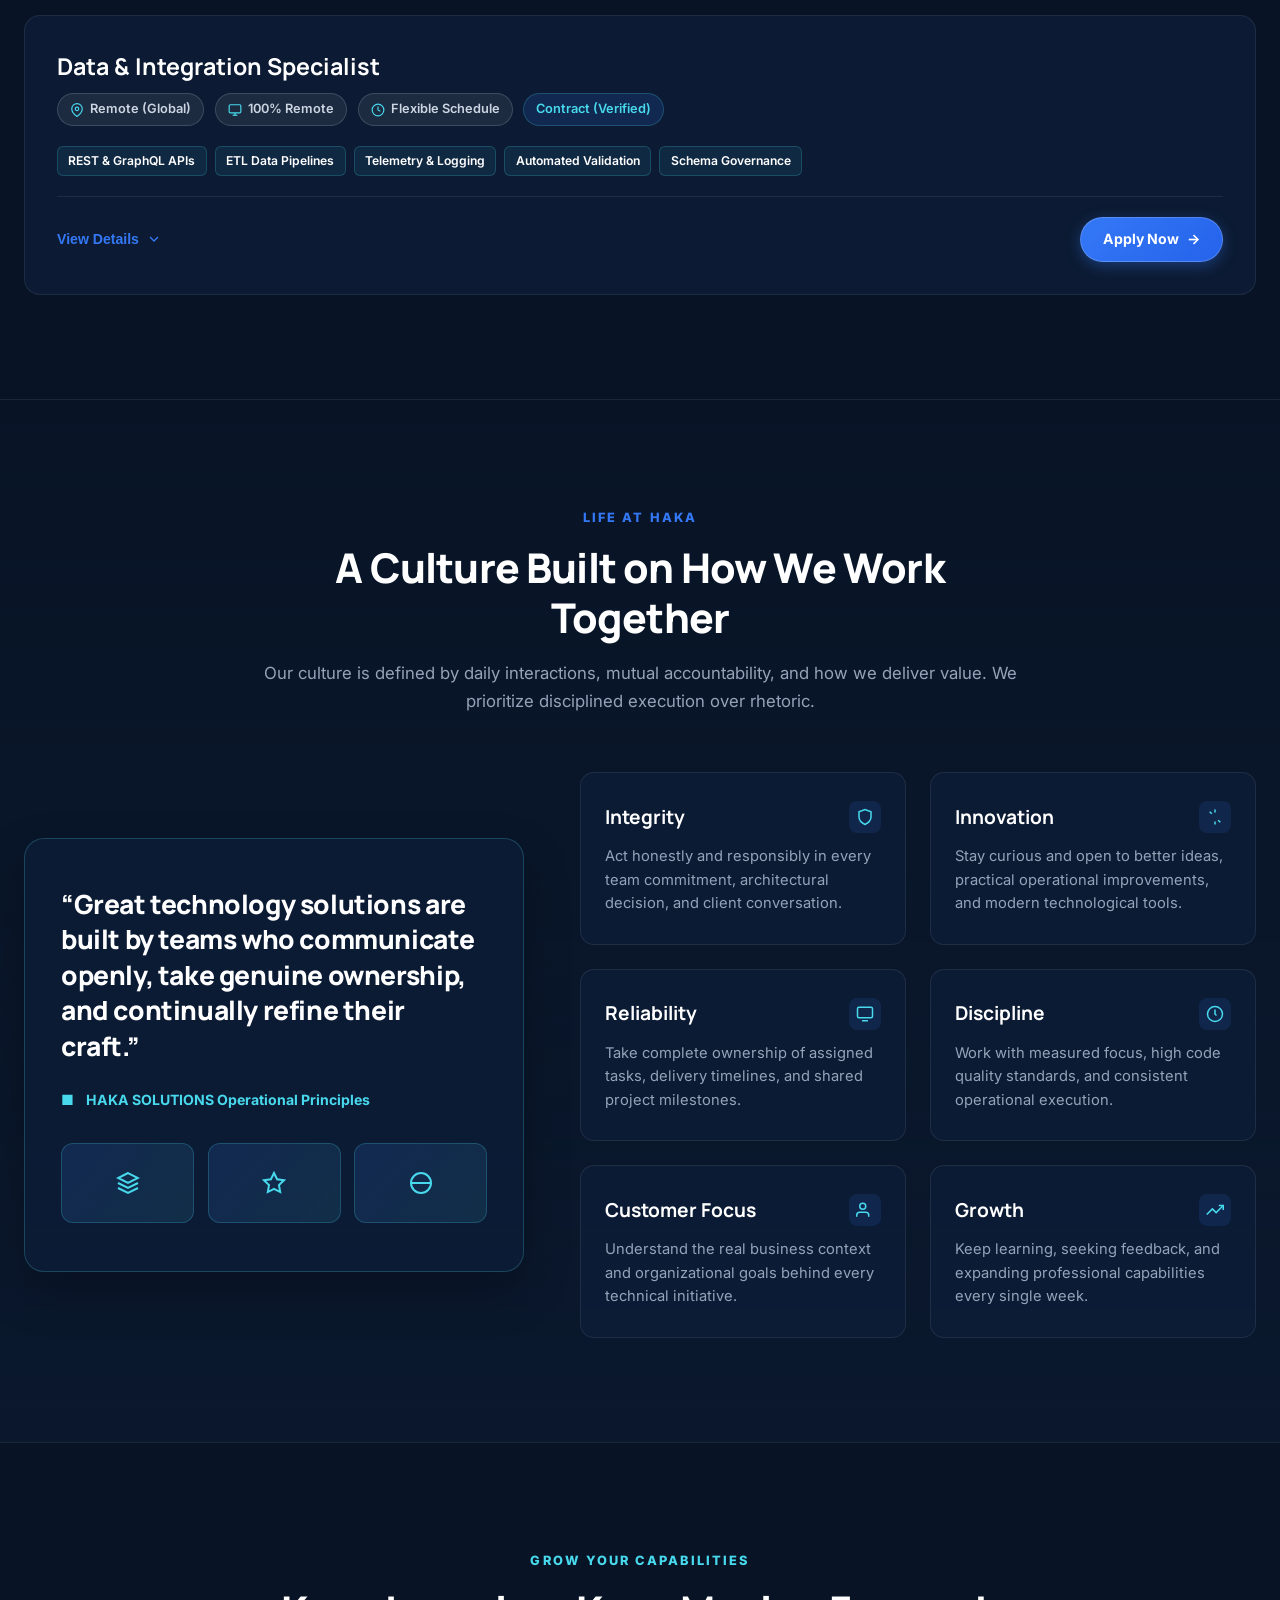
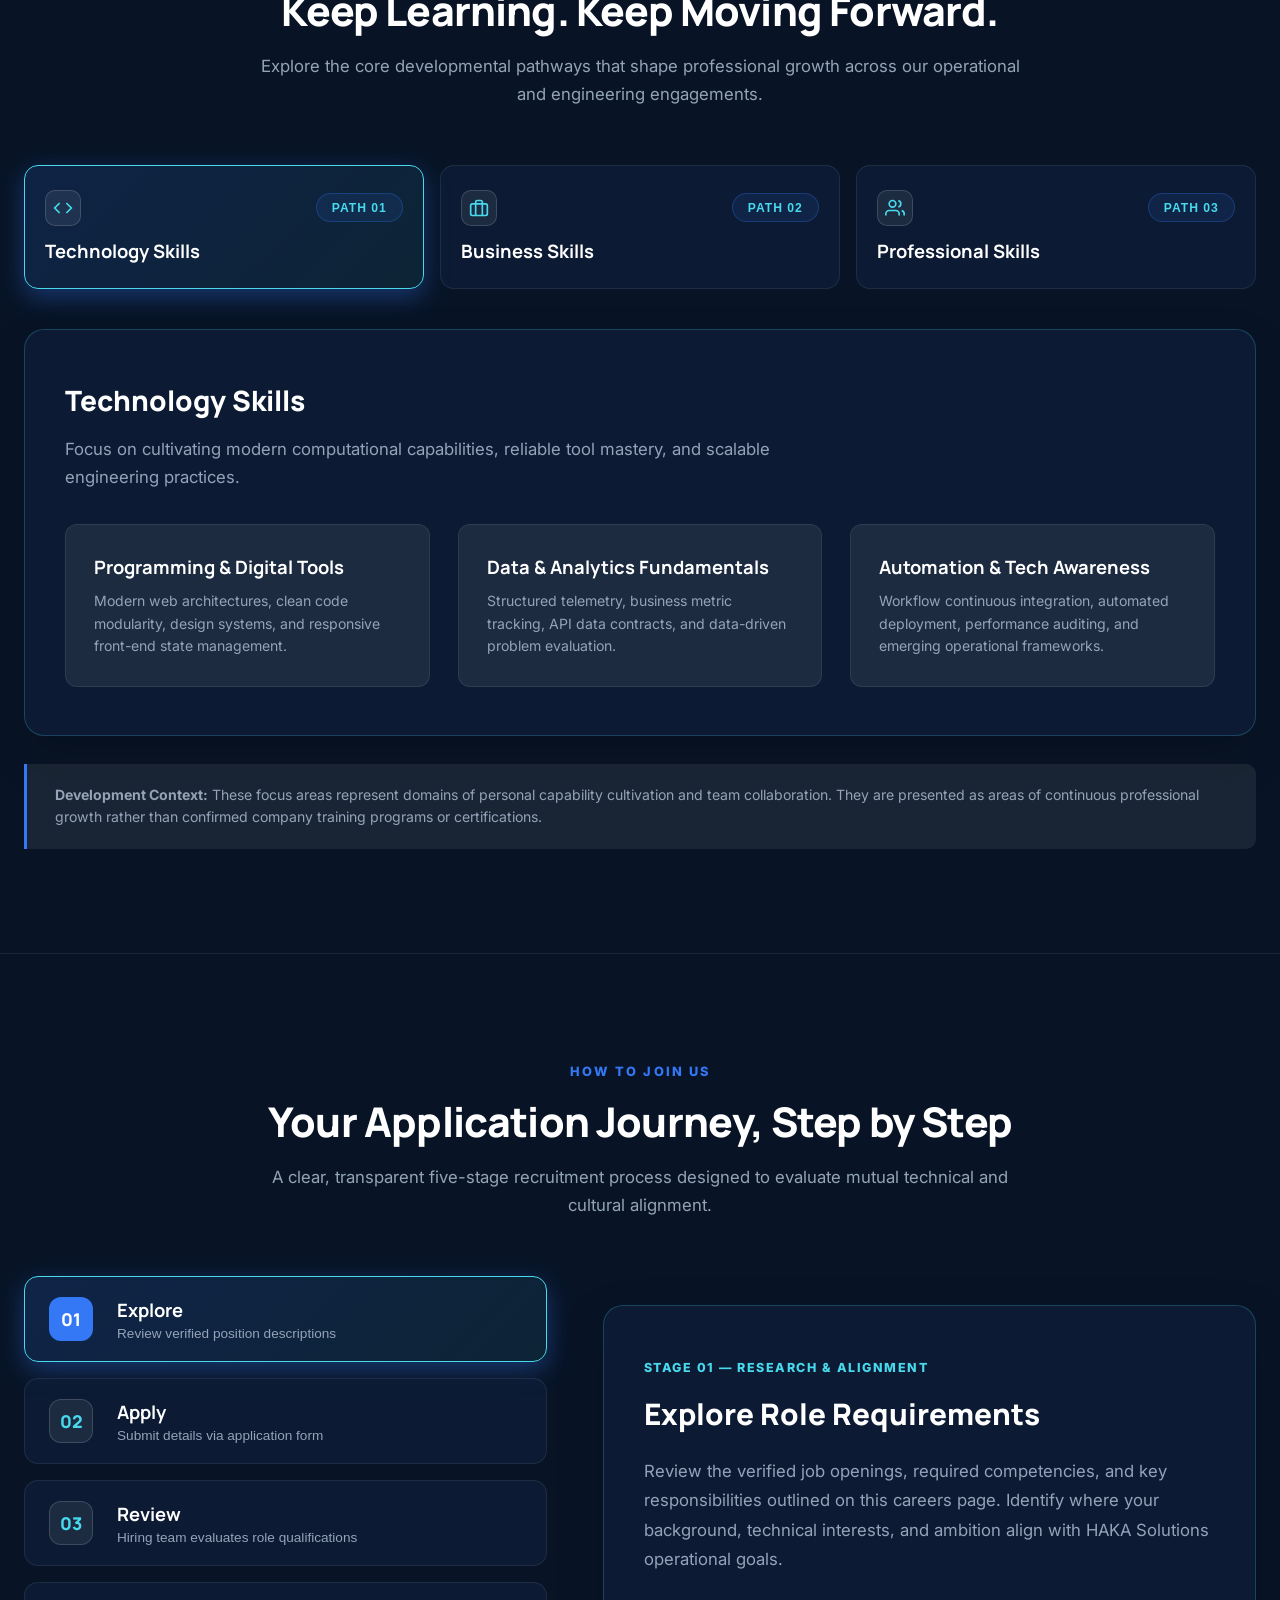
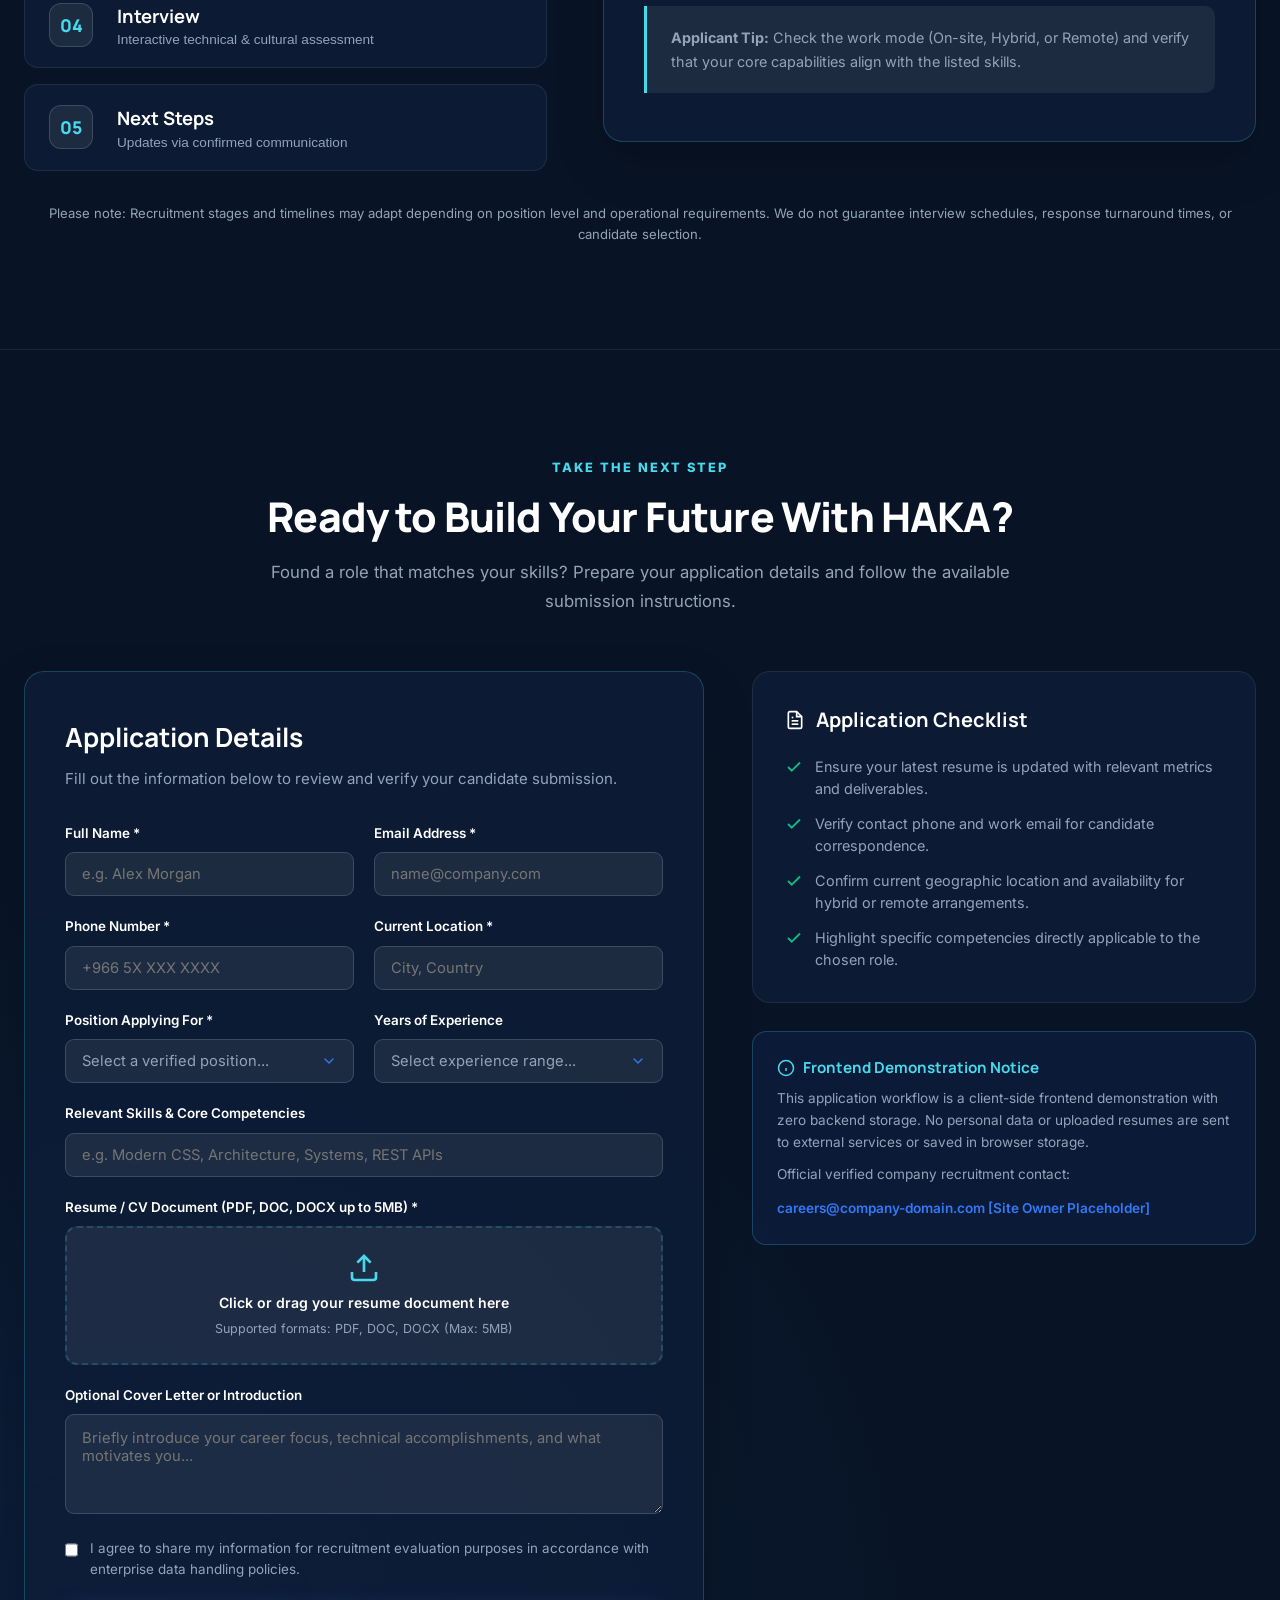
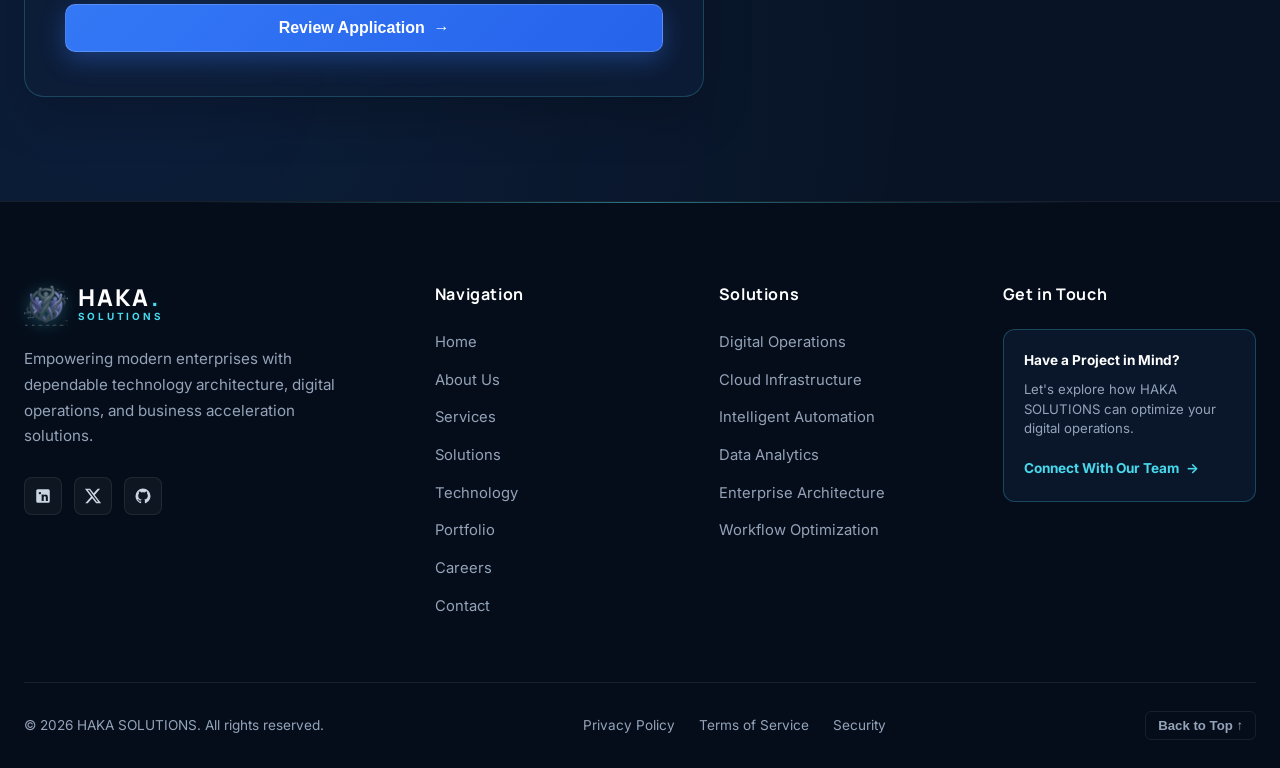
<file: careers.html>
<!DOCTYPE html>
<html lang="en" dir="ltr" data-theme="dark">
<head>
  <meta charset="UTF-8">
  <meta name="viewport" content="width=device-width, initial-scale=1.0">
  <title>Careers — HAKA SOLUTIONS | Build Your Future With HAKA</title>
  <meta name="description" content="Bring your skills, ideas, and ambition to a technology-driven environment. Explore opportunities to learn, contribute, and grow while helping businesses move forward at HAKA SOLUTIONS.">

  <!-- Google Fonts: Inter & Manrope -->
  <link rel="preconnect" href="https://fonts.googleapis.com">
  <link rel="preconnect" href="https://fonts.gstatic.com" crossorigin>
  <link href="https://fonts.googleapis.com/css2?family=Inter:wght@400;500;600;700;800&family=Manrope:wght@600;700;800&display=swap" rel="stylesheet">

    <!-- Favicon & App Icons -->
  <link rel="icon" type="image/png" sizes="32x32" href="favicon-32x32.png">
  <link rel="icon" type="image/png" sizes="16x16" href="favicon-16x16.png">
  <link rel="shortcut icon" href="favicon.ico">
  <link rel="apple-touch-icon" sizes="180x180" href="apple-touch-icon.png">

  <!-- Primary Shared Stylesheet -->
  <link rel="stylesheet" href="css/style.css">
</head>
<body>

  <!-- ==========================================================================
       HAKA SOLUTIONS NAVIGATION BAR COMPONENT
       ========================================================================== -->
  <header class="haka-header" id="hakaHeader">
    <div class="haka-container">

      <!-- Brand Logo -->
      <a href="index.html" class="haka-logo-link" aria-label="HAKA SOLUTIONS Homepage">
        <div class="logo-brand-mark" aria-hidden="true">
          <img src="images/logo-icon.png" alt="HAKA SOLUTIONS Logo" class="logo-brand-icon">
        </div>
        <div class="logo-text-group">
          <div class="logo-main">HAKA<span class="logo-dot">.</span></div>
          <span class="logo-subtitle">SOLUTIONS</span>
        </div>
      </a>

      <!-- Navigation Menu (Careers is Active) -->
      <nav class="haka-nav" id="primaryNav" role="navigation" aria-label="Primary Navigation">
        <ul class="haka-nav-list" role="menubar">
          <li class="haka-nav-item" role="none">
            <a href="index.html" class="haka-nav-link" role="menuitem">Home</a>
          </li>
          <li class="haka-nav-item" role="none">
            <a href="about.html" class="haka-nav-link" role="menuitem">About Us</a>
          </li>
          <li class="haka-nav-item" role="none">
            <a href="services.html" class="haka-nav-link" role="menuitem">Services</a>
          </li>
          <li class="haka-nav-item" role="none">
            <a href="solutions.html" class="haka-nav-link" role="menuitem">Solutions</a>
          </li>
          <li class="haka-nav-item" role="none">
            <a href="technology.html" class="haka-nav-link" role="menuitem">Technology</a>
          </li>
          <li class="haka-nav-item" role="none">
            <a href="portfolio.html" class="haka-nav-link" role="menuitem">Portfolio</a>
          </li>
          <li class="haka-nav-item" role="none">
            <a href="careers.html" class="haka-nav-link active" role="menuitem" aria-current="page">Careers</a>
          </li>
          <li class="haka-nav-item" role="none">
            <a href="contact.html" class="haka-nav-link" role="menuitem">Contact</a>
          </li>
        </ul>

        <!-- Mobile Drawer Preferences / Controls -->
        <div class="haka-nav-mobile-controls">
          <button 
            type="button" 
            class="haka-control-btn theme-toggle-btn" 
            onclick="toggleTheme()"
            aria-label="Toggle dark and light mode"
            title="Toggle Dark / Light Theme"
          >
            <svg class="icon-sun" viewBox="0 0 24 24" fill="none" stroke="currentColor" stroke-width="2" stroke-linecap="round" stroke-linejoin="round" aria-hidden="true">
              <circle cx="12" cy="12" r="5"></circle>
              <line x1="12" y1="1" x2="12" y2="3"></line>
              <line x1="12" y1="21" x2="12" y2="23"></line>
              <line x1="4.22" y1="4.22" x2="5.64" y2="5.64"></line>
              <line x1="18.36" y1="18.36" x2="19.78" y2="19.78"></line>
              <line x1="1" y1="12" x2="3" y2="12"></line>
              <line x1="21" y1="12" x2="23" y2="12"></line>
              <line x1="4.22" y1="19.78" x2="5.64" y2="18.36"></line>
              <line x1="18.36" y1="5.64" x2="19.78" y2="4.22"></line>
            </svg>
            <svg class="icon-moon" viewBox="0 0 24 24" fill="none" stroke="currentColor" stroke-width="2" stroke-linecap="round" stroke-linejoin="round" aria-hidden="true">
              <path d="M21 12.79A9 9 0 1 1 11.21 3 7 7 0 0 0 21 12.79z"></path>
            </svg>
            <span class="themeLabel">Light</span>
          </button>

          <button 
            type="button" 
            class="haka-control-btn rtl-toggle-btn" 
            onclick="toggleRTL()"
            aria-label="Toggle text direction between LTR and RTL"
            title="Toggle RTL / LTR Direction"
          >
            <svg class="flip-rtl" viewBox="0 0 24 24" fill="none" stroke="currentColor" stroke-width="2" stroke-linecap="round" stroke-linejoin="round" aria-hidden="true">
              <polyline points="17 11 21 7 17 3"></polyline>
              <line x1="21" y1="7" x2="9" y2="7"></line>
              <polyline points="7 21 3 17 7 13"></polyline>
              <line x1="3" y1="17" x2="15" y2="17"></line>
            </svg>
            <span class="rtlLabel">RTL</span>
          </button>
        </div>

        <!-- Mobile Drawer Action Buttons -->
        <div class="haka-nav-mobile-cta">
          <a href="contact.html" class="haka-nav-btn-primary" aria-label="Contact HAKA Solutions">
            <span>Let's Talk</span>
            <span class="flip-rtl cta-arrow" aria-hidden="true">→</span>
          </a>
        </div>
      </nav>

      <!-- Right Actions: CTA Buttons & Controls -->
      <div class="haka-actions-group">
        <!-- Header CTA Buttons -->
        <div class="haka-cta-group">
          <!-- Primary CTA: Let's Talk -->
          <a href="contact.html" class="haka-nav-btn-primary" aria-label="Contact HAKA Solutions">
            <span>Let's Talk</span>
            <span class="flip-rtl cta-arrow" aria-hidden="true">→</span>
          </a>
        </div>

        <!-- Controls Group: Dark/Light Theme & RTL Toggles -->
        <div class="haka-controls-group">
          <!-- Theme Toggle -->
          <button 
            type="button" 
            class="haka-control-btn theme-toggle-btn" 
            id="themeToggleBtn"
            onclick="toggleTheme()"
            aria-label="Toggle dark and light mode"
            title="Toggle Dark / Light Theme"
          >
            <svg class="icon-sun" viewBox="0 0 24 24" fill="none" stroke="currentColor" stroke-width="2" stroke-linecap="round" stroke-linejoin="round" aria-hidden="true">
              <circle cx="12" cy="12" r="5"></circle>
              <line x1="12" y1="1" x2="12" y2="3"></line>
              <line x1="12" y1="21" x2="12" y2="23"></line>
              <line x1="4.22" y1="4.22" x2="5.64" y2="5.64"></line>
              <line x1="18.36" y1="18.36" x2="19.78" y2="19.78"></line>
              <line x1="1" y1="12" x2="3" y2="12"></line>
              <line x1="21" y1="12" x2="23" y2="12"></line>
              <line x1="4.22" y1="19.78" x2="5.64" y2="18.36"></line>
              <line x1="18.36" y1="5.64" x2="19.78" y2="4.22"></line>
            </svg>
            <svg class="icon-moon" viewBox="0 0 24 24" fill="none" stroke="currentColor" stroke-width="2" stroke-linecap="round" stroke-linejoin="round" aria-hidden="true">
              <path d="M21 12.79A9 9 0 1 1 11.21 3 7 7 0 0 0 21 12.79z"></path>
            </svg>
            <span class="themeLabel" id="themeLabel">Light</span>
          </button>

          <!-- RTL Direction Toggle -->
          <button 
            type="button" 
            class="haka-control-btn rtl-toggle-btn" 
            id="rtlToggleBtn"
            onclick="toggleRTL()"
            aria-label="Toggle text direction between LTR and RTL"
            title="Toggle RTL / LTR Direction"
          >
            <svg class="flip-rtl" viewBox="0 0 24 24" fill="none" stroke="currentColor" stroke-width="2" stroke-linecap="round" stroke-linejoin="round" aria-hidden="true">
              <polyline points="17 11 21 7 17 3"></polyline>
              <line x1="21" y1="7" x2="9" y2="7"></line>
              <polyline points="7 21 3 17 7 13"></polyline>
              <line x1="3" y1="17" x2="15" y2="17"></line>
            </svg>
            <span class="rtlLabel" id="rtlLabel">RTL</span>
          </button>
        </div>

        <!-- Accessible Hamburger Toggle Button (Tablets / Mobile) -->
        <button 
          type="button" 
          class="haka-hamburger-btn" 
          id="hamburgerBtn" 
          aria-expanded="false" 
          aria-controls="primaryNav" 
          aria-label="Toggle navigation menu"
        >
          <span class="hamburger-line"></span>
          <span class="hamburger-line"></span>
          <span class="hamburger-line"></span>
        </button>
      </div>

    </div>
  </header>

  <!-- Mobile Overlay Backdrop -->
  <div class="haka-mobile-backdrop" id="mobileBackdrop" aria-hidden="true"></div>

  <!-- ==========================================================================
       MAIN CONTENT: EXACTLY 7 UNIQUE CAREERS SECTIONS
       ========================================================================== -->
  <main>

    <!-- ==========================================================================
         SECTION 1: CAREERS HERO — BUILD YOUR FUTURE WITH HAKA
         ========================================================================== -->
    <section class="careers-hero-section" id="careersHero" aria-label="Careers Hero">
      <div class="container">
        <div class="careers-hero-grid">

          <!-- Left Text Content -->
          <div class="careers-hero-text">
            <span class="section-eyebrow cyan-accent">
              <span aria-hidden="true">●</span> CAREERS AT HAKA SOLUTIONS
            </span>

            <h1 class="careers-hero-title">
              Build Your Future <span class="text-gradient-electric">With HAKA</span>
            </h1>

            <p class="careers-hero-desc">
              Bring your skills, ideas, and ambition to a technology-driven environment. Explore opportunities to learn, contribute, and grow while helping businesses move forward.
            </p>

            <div class="careers-hero-buttons">
              <a href="#careersPositions" class="btn-primary-gradient">
                Explore Open Positions <span class="flip-rtl" aria-hidden="true">↓</span>
              </a>
              <a href="#careersCulture" class="btn-secondary-outline">
                Our Work Culture <span class="flip-rtl" aria-hidden="true">→</span>
              </a>
            </div>
          </div>

          <!-- Right Visual: Abstract Connected People & Career Paths Visual -->
          <div class="careers-hero-visual" aria-hidden="true">
            <div class="careers-visual-backdrop"></div>

            <!-- Floating Badges -->
            <div class="career-floating-pill pill-top-left">
              <svg viewBox="0 0 24 24" width="16" height="16" fill="none" stroke="currentColor" stroke-width="2" stroke-linecap="round" stroke-linejoin="round">
                <path d="M12 2v20M17 5H9.5a3.5 3.5 0 0 0 0 7h5a3.5 3.5 0 0 1 0 7H6"/>
              </svg>
              <span>Skill Mastery</span>
            </div>

            <div class="career-floating-pill pill-bottom-right">
              <svg viewBox="0 0 24 24" width="16" height="16" fill="none" stroke="currentColor" stroke-width="2" stroke-linecap="round" stroke-linejoin="round">
                <path d="M16 21v-2a4 4 0 0 0-4-4H5a4 4 0 0 0-4 4v2"></path>
                <circle cx="8.5" cy="7" r="4"></circle>
                <line x1="20" y1="8" x2="20" y2="14"></line>
                <line x1="23" y1="11" x2="17" y2="11"></line>
              </svg>
              <span>Collaborative Impact</span>
            </div>

            <!-- Abstract Visual Card -->
            <div class="careers-hero-art-card">
              <svg class="careers-hero-svg" viewBox="0 0 460 320" fill="none" xmlns="http://www.w3.org/2000/svg">
                <defs>
                  <linearGradient id="careerCurveGrad" x1="0%" y1="100%" x2="100%" y2="0%">
                    <stop offset="0%" stop-color="#2563EB"/>
                    <stop offset="50%" stop-color="#0284C7"/>
                    <stop offset="100%" stop-color="#38BDF8"/>
                  </linearGradient>
                  <linearGradient id="careerApexGrad" x1="0%" y1="0%" x2="100%" y2="100%">
                    <stop offset="0%" stop-color="#2563EB"/>
                    <stop offset="100%" stop-color="#0284C7"/>
                  </linearGradient>
                </defs>

                <!-- Subtle Ambient Dash Wave -->
                <path d="M 45 265 C 105 265, 140 210, 180 210 C 230 210, 260 155, 300 155 C 345 155, 375 95, 415 95" stroke="rgba(37, 99, 235, 0.2)" stroke-width="2" stroke-dasharray="4 4" stroke-linecap="round"/>

                <!-- Primary Career Progression Curve (Flows precisely through every node center) -->
                <path d="M 65 235 C 115 235, 125 180, 170 180 C 215 180, 230 125, 275 125 C 320 125, 340 65, 385 65" stroke="url(#careerCurveGrad)" stroke-width="3" stroke-linecap="round"/>

                <!-- Node 1: Discovery -->
                <g transform="translate(65, 235)">
                  <circle r="22" fill="rgba(37, 99, 235, 0.12)" stroke="#2563EB" stroke-width="2"/>
                  <circle r="8" fill="#2563EB"/>
                  <text y="38" text-anchor="middle" fill="var(--color-text-heading)" font-size="12" font-weight="700" font-family="var(--font-heading)">Discovery</text>
                </g>

                <!-- Node 2: Contribution -->
                <g transform="translate(170, 180)">
                  <circle r="22" fill="rgba(2, 132, 199, 0.14)" stroke="#0284C7" stroke-width="2"/>
                  <path d="M-6 0 L-2 4 L6 -4" stroke="#0284C7" stroke-width="2.2" stroke-linecap="round" stroke-linejoin="round" fill="none"/>
                  <text y="38" text-anchor="middle" fill="var(--color-text-heading)" font-size="12" font-weight="700" font-family="var(--font-heading)">Contribution</text>
                </g>

                <!-- Node 3: Leadership -->
                <g transform="translate(275, 125)">
                  <circle r="24" fill="rgba(37, 99, 235, 0.15)" stroke="#2563EB" stroke-width="2"/>
                  <circle r="9" fill="#0284C7"/>
                  <text y="40" text-anchor="middle" fill="var(--color-text-heading)" font-size="12" font-weight="700" font-family="var(--font-heading)">Leadership</text>
                </g>

                <!-- Node 4: Transformation (Apex) -->
                <g transform="translate(385, 65)">
                  <circle r="26" fill="url(#careerApexGrad)" stroke="#38BDF8" stroke-width="2.5"/>
                  <polygon points="0,-8 8,0 0,8 -8,0" fill="#FFFFFF"/>
                  <text y="44" text-anchor="middle" fill="#0284C7" font-size="12" font-weight="700" font-family="var(--font-heading)">Transformation</text>
                </g>
              </svg>
            </div>
          </div>

        </div>
      </div>
    </section>

    <!-- ==========================================================================
         SECTION 2: WHY BUILD YOUR CAREER HERE? (EDITORIAL ROWS)
         ========================================================================== -->
    <section class="careers-section-pad careers-why-section" id="careersWhy" aria-label="Why Build Your Career Here">
      <div class="container">
        
        <div class="section-header-center">
          <span class="section-eyebrow">YOUR NEXT CHAPTER</span>
          <h2 class="section-title">Make Your Skills Part of Something Meaningful</h2>
          <p class="section-subtitle">
            We foster an operational environment where practical execution, open knowledge sharing, and technical curiosity empower teams to solve real business challenges.
          </p>
        </div>

        <!-- Editorial 4 Horizontal Rows -->
        <div class="careers-editorial-list">
          
          <!-- Row 1: Continuous Learning -->
          <div class="career-editorial-row">
            <div class="editorial-num" aria-hidden="true">01</div>
            <h3 class="editorial-title">Continuous Learning</h3>
            <p class="editorial-desc">
              Encourage skill development, deliberate practice, and mutual knowledge sharing across systems, tools, and modern methodologies.
            </p>
            <div class="editorial-tag">Knowledge Exchange</div>
          </div>

          <!-- Row 2: Meaningful Contributions -->
          <div class="career-editorial-row">
            <div class="editorial-num" aria-hidden="true">02</div>
            <h3 class="editorial-title">Meaningful Contributions</h3>
            <p class="editorial-desc">
              Connect individual work directly with technology architectures and strategic business milestones, ensuring every effort has tangible purpose.
            </p>
            <div class="editorial-tag">Measurable Value</div>
          </div>

          <!-- Row 3: Collaborative Thinking -->
          <div class="career-editorial-row">
            <div class="editorial-num" aria-hidden="true">03</div>
            <h3 class="editorial-title">Collaborative Thinking</h3>
            <p class="editorial-desc">
              Value constructive communication, transparent teamwork, and varied perspectives that turn complex operational requirements into straightforward solutions.
            </p>
            <div class="editorial-tag">Shared Perspective</div>
          </div>

          <!-- Row 4: Professional Growth -->
          <div class="career-editorial-row">
            <div class="editorial-num" aria-hidden="true">04</div>
            <h3 class="editorial-title">Professional Growth</h3>
            <p class="editorial-desc">
              Support the progressive expansion of technical capabilities, autonomous ownership, and project responsibility as our operational horizon evolves.
            </p>
            <div class="editorial-tag">Progressive Horizon</div>
          </div>

        </div>

        <!-- Intended Career Themes Note -->
        <div class="editorial-note-box">
          <strong>Intended Focus:</strong> The above themes describe our operating ethos and intended workplace direction. They represent collaborative principles rather than contractual benefits or employment guarantees.
        </div>

      </div>
    </section>

    <!-- ==========================================================================
         SECTION 3: CURRENT JOB OPENINGS (SEARCH, FILTERS & CARDS)
         ========================================================================== -->
    <section class="careers-section-pad careers-jobs-section" id="careersPositions" aria-label="Current Job Openings">
      <div class="container">

        <div class="section-header-center">
          <span class="section-eyebrow cyan-accent">OPEN POSITIONS</span>
          <h2 class="section-title">Find the Role That Fits Your Skills</h2>
          <p class="section-subtitle">
            Explore verified opportunities to contribute to enterprise solutions. Filter roles by location, work mode, and employment category.
          </p>
        </div>

        <!-- Search & Filter Controls -->
        <div class="jobs-search-filter-panel">
          <div class="jobs-search-row">
            
            <!-- Search Input -->
            <div class="jobs-search-box">
              <svg viewBox="0 0 24 24" fill="none" stroke="currentColor" stroke-width="2" stroke-linecap="round" stroke-linejoin="round" aria-hidden="true">
                <circle cx="11" cy="11" r="8"></circle>
                <line x1="21" y1="21" x2="16.65" y2="16.65"></line>
              </svg>
              <input type="text" id="jobSearchInput" class="jobs-search-input" placeholder="Search by position title or skill..." aria-label="Search openings by title or skill">
            </div>

            <!-- Location Filter -->
            <div>
              <select id="jobLocationFilter" class="jobs-filter-select" aria-label="Filter by Location">
                <option value="all">All Locations</option>
                <option value="riyadh">Riyadh, KSA</option>
                <option value="dubai">Dubai, UAE</option>
                <option value="remote">Remote</option>
              </select>
            </div>

            <!-- Work Mode Filter -->
            <div>
              <select id="jobModeFilter" class="jobs-filter-select" aria-label="Filter by Work Mode">
                <option value="all">All Work Modes</option>
                <option value="hybrid">Hybrid</option>
                <option value="on-site">On-site</option>
                <option value="remote">Remote</option>
              </select>
            </div>

            <!-- Employment Type Filter -->
            <div>
              <select id="jobTypeFilter" class="jobs-filter-select" aria-label="Filter by Employment Type">
                <option value="all">All Employment Types</option>
                <option value="full-time">Full-time</option>
                <option value="contract">Contract</option>
              </select>
            </div>

            <!-- Reset Button -->
            <div>
              <button type="button" id="jobResetFiltersBtn" class="jobs-btn-reset">
                Reset Filters
              </button>
            </div>

          </div>

          <!-- Status Bar -->
          <div class="jobs-counter-status">
            <div>Showing <strong id="jobsVisibleCount">3</strong> verified positions</div>
            <div class="verified-source-badge">
              <svg viewBox="0 0 24 24" width="16" height="16" fill="none" stroke="currentColor" stroke-width="2">
                <path d="M12 22s8-4 8-10V5l-8-3-8 3v7c0 6 8 10 8 10z"/>
              </svg>
              <span>Verified Company Openings</span>
            </div>
          </div>
        </div>

        <!-- Verified Job Cards List -->
        <div class="jobs-list-wrap" id="jobsListContainer">

          <!-- Role 1: Frontend Solutions Engineer -->
          <article class="job-listing-card" data-title="Frontend Solutions Engineer" data-skills="html5 css3 modern js web performance ui/ux responsive" data-location="riyadh" data-mode="hybrid" data-type="full-time">
            <div class="job-card-top-row">
              <div>
                <h3 class="job-title">Frontend Solutions Engineer</h3>
                <div class="job-meta-badges">
                  <span class="job-meta-pill">
                    <svg viewBox="0 0 24 24" fill="none" stroke="currentColor" stroke-width="2"><path d="M21 10c0 7-9 13-9 13s-9-6-9-13a9 9 0 0 1 18 0z"/><circle cx="12" cy="10" r="3"/></svg>
                    Riyadh, KSA
                  </span>
                  <span class="job-meta-pill">
                    <svg viewBox="0 0 24 24" fill="none" stroke="currentColor" stroke-width="2"><rect x="2" y="3" width="20" height="14" rx="2"/><line x1="8" y1="21" x2="16" y2="21"/><line x1="12" y1="17" x2="12" y2="21"/></svg>
                    Hybrid Work Mode
                  </span>
                  <span class="job-meta-pill">
                    <svg viewBox="0 0 24 24" fill="none" stroke="currentColor" stroke-width="2"><circle cx="12" cy="12" r="10"/><polyline points="12 6 12 12 16 14"/></svg>
                    Standard Business Hours
                  </span>
                  <span class="job-meta-pill verified-tag">Full-time (Verified)</span>
                </div>
              </div>
            </div>

            <div class="job-skills-row">
              <span class="job-skill-badge">HTML5 & Semantic Markup</span>
              <span class="job-skill-badge">Modern CSS & Design Systems</span>
              <span class="job-skill-badge">Vanilla JavaScript</span>
              <span class="job-skill-badge">Web Accessibility (a11y)</span>
              <span class="job-skill-badge">RTL Bi-Directionality</span>
            </div>

            <!-- Expandable Details Accordion -->
            <div class="job-details-expandable" id="details-job-1">
              <div class="job-details-grid">
                <div class="job-details-col">
                  <h4>Key Responsibilities</h4>
                  <ul>
                    <li>Develop high-performance, responsive interfaces adhering to corporate brand guidelines.</li>
                    <li>Ensure strict multi-browser compatibility, fast page load speeds, and RTL layout fidelity.</li>
                    <li>Collaborate with product designers and backend engineers to integrate data services.</li>
                    <li>Maintain component documentation and participate in peer code reviews.</li>
                  </ul>
                </div>
                <div class="job-details-col">
                  <h4>Qualifications & Experience</h4>
                  <ul>
                    <li>Demonstrated experience crafting accessible web applications with clean HTML/CSS/JS.</li>
                    <li>Proficiency with responsive typography, fluid grid layouts, and layout mirroring.</li>
                    <li>Strong problem-solving ability with structured attention to visual detail.</li>
                    <li>Excellent communication and collaborative team habits.</li>
                  </ul>
                </div>
              </div>
            </div>

            <div class="job-actions-row">
              <button type="button" class="job-btn-toggle" aria-expanded="false" aria-controls="details-job-1">
                <span class="btn-toggle-text">View Details</span>
                <svg viewBox="0 0 24 24" fill="none" stroke="currentColor" stroke-width="2"><polyline points="6 9 12 15 18 9"/></svg>
              </button>

              <a href="#careersApply" class="job-btn-apply" data-job-title="Frontend Solutions Engineer">
                <span>Apply Now</span>
                <span class="flip-rtl" aria-hidden="true">→</span>
              </a>
            </div>
          </article>

          <!-- Role 2: Enterprise Systems Consultant -->
          <article class="job-listing-card" data-title="Enterprise Systems Consultant" data-skills="systems architecture cloud infrastructure process workflow enterprise" data-location="dubai" data-mode="hybrid" data-type="full-time">
            <div class="job-card-top-row">
              <div>
                <h3 class="job-title">Enterprise Systems Consultant</h3>
                <div class="job-meta-badges">
                  <span class="job-meta-pill">
                    <svg viewBox="0 0 24 24" fill="none" stroke="currentColor" stroke-width="2"><path d="M21 10c0 7-9 13-9 13s-9-6-9-13a9 9 0 0 1 18 0z"/><circle cx="12" cy="10" r="3"/></svg>
                    Dubai, UAE
                  </span>
                  <span class="job-meta-pill">
                    <svg viewBox="0 0 24 24" fill="none" stroke="currentColor" stroke-width="2"><rect x="2" y="3" width="20" height="14" rx="2"/><line x1="8" y1="21" x2="16" y2="21"/><line x1="12" y1="17" x2="12" y2="21"/></svg>
                    Hybrid Work Mode
                  </span>
                  <span class="job-meta-pill">
                    <svg viewBox="0 0 24 24" fill="none" stroke="currentColor" stroke-width="2"><circle cx="12" cy="12" r="10"/><polyline points="12 6 12 12 16 14"/></svg>
                    Standard Business Shift
                  </span>
                  <span class="job-meta-pill verified-tag">Full-time (Verified)</span>
                </div>
              </div>
            </div>

            <div class="job-skills-row">
              <span class="job-skill-badge">Systems Architecture</span>
              <span class="job-skill-badge">Cloud Optimization</span>
              <span class="job-skill-badge">Business Process Mapping</span>
              <span class="job-skill-badge">Operational Security</span>
              <span class="job-skill-badge">Client Advisory</span>
            </div>

            <!-- Expandable Details Accordion -->
            <div class="job-details-expandable" id="details-job-2">
              <div class="job-details-grid">
                <div class="job-details-col">
                  <h4>Key Responsibilities</h4>
                  <ul>
                    <li>Assess client business operations and evaluate technology architectures for scalability.</li>
                    <li>Design implementation milestones and risk mitigation procedures for digital adoption.</li>
                    <li>Conduct technical alignment sessions with stakeholder leadership teams.</li>
                    <li>Verify infrastructure stability, high-availability targets, and compliance requirements.</li>
                  </ul>
                </div>
                <div class="job-details-col">
                  <h4>Qualifications & Experience</h4>
                  <ul>
                    <li>Background in enterprise systems analysis, cloud architectures, or technology consulting.</li>
                    <li>Ability to articulate technical architectures to non-technical business partners.</li>
                    <li>Experience defining and executing phased implementation roadmaps.</li>
                    <li>Relevant bachelor's degree or equivalent verified industry track record.</li>
                  </ul>
                </div>
              </div>
            </div>

            <div class="job-actions-row">
              <button type="button" class="job-btn-toggle" aria-expanded="false" aria-controls="details-job-2">
                <span class="btn-toggle-text">View Details</span>
                <svg viewBox="0 0 24 24" fill="none" stroke="currentColor" stroke-width="2"><polyline points="6 9 12 15 18 9"/></svg>
              </button>

              <a href="#careersApply" class="job-btn-apply" data-job-title="Enterprise Systems Consultant">
                <span>Apply Now</span>
                <span class="flip-rtl" aria-hidden="true">→</span>
              </a>
            </div>
          </article>

          <!-- Role 3: Data & Integration Specialist -->
          <article class="job-listing-card" data-title="Data & Integration Specialist" data-skills="api integration data pipelines telemetry automation structured verification" data-location="remote" data-mode="remote" data-type="contract">
            <div class="job-card-top-row">
              <div>
                <h3 class="job-title">Data & Integration Specialist</h3>
                <div class="job-meta-badges">
                  <span class="job-meta-pill">
                    <svg viewBox="0 0 24 24" fill="none" stroke="currentColor" stroke-width="2"><path d="M21 10c0 7-9 13-9 13s-9-6-9-13a9 9 0 0 1 18 0z"/><circle cx="12" cy="10" r="3"/></svg>
                    Remote (Global)
                  </span>
                  <span class="job-meta-pill">
                    <svg viewBox="0 0 24 24" fill="none" stroke="currentColor" stroke-width="2"><rect x="2" y="3" width="20" height="14" rx="2"/><line x1="8" y1="21" x2="16" y2="21"/><line x1="12" y1="17" x2="12" y2="21"/></svg>
                    100% Remote
                  </span>
                  <span class="job-meta-pill">
                    <svg viewBox="0 0 24 24" fill="none" stroke="currentColor" stroke-width="2"><circle cx="12" cy="12" r="10"/><polyline points="12 6 12 12 16 14"/></svg>
                    Flexible Schedule
                  </span>
                  <span class="job-meta-pill verified-tag">Contract (Verified)</span>
                </div>
              </div>
            </div>

            <div class="job-skills-row">
              <span class="job-skill-badge">REST & GraphQL APIs</span>
              <span class="job-skill-badge">ETL Data Pipelines</span>
              <span class="job-skill-badge">Telemetry & Logging</span>
              <span class="job-skill-badge">Automated Validation</span>
              <span class="job-skill-badge">Schema Governance</span>
            </div>

            <!-- Expandable Details Accordion -->
            <div class="job-details-expandable" id="details-job-3">
              <div class="job-details-grid">
                <div class="job-details-col">
                  <h4>Key Responsibilities</h4>
                  <ul>
                    <li>Build resilient data connectors linking client legacy databases and modern cloud systems.</li>
                    <li>Establish structured telemetry and validation triggers to detect data anomalies early.</li>
                    <li>Document API endpoints, payload contracts, and error recovery sequences.</li>
                    <li>Ensure data handling aligns strictly with privacy guidelines and enterprise protocols.</li>
                  </ul>
                </div>
                <div class="job-details-col">
                  <h4>Qualifications & Experience</h4>
                  <ul>
                    <li>Demonstrated competence architecting data pipelines and managing API integrations.</li>
                    <li>Familiarity with structured query modeling, data reconciliation, and caching strategies.</li>
                    <li>Disciplined approach to testing, documentation, and operational telemetry.</li>
                    <li>Comfortable working autonomously within distributed, asynchronous team workflows.</li>
                  </ul>
                </div>
              </div>
            </div>

            <div class="job-actions-row">
              <button type="button" class="job-btn-toggle" aria-expanded="false" aria-controls="details-job-3">
                <span class="btn-toggle-text">View Details</span>
                <svg viewBox="0 0 24 24" fill="none" stroke="currentColor" stroke-width="2"><polyline points="6 9 12 15 18 9"/></svg>
              </button>

              <a href="#careersApply" class="job-btn-apply" data-job-title="Data & Integration Specialist">
                <span>Apply Now</span>
                <span class="flip-rtl" aria-hidden="true">→</span>
              </a>
            </div>
          </article>

        </div>

        <!-- Empty State (Shown when 0 matches or no verified openings) -->
        <div class="jobs-empty-state" id="jobsEmptyState" role="region" aria-live="polite">
          <div class="empty-state-icon" aria-hidden="true">
            <svg viewBox="0 0 24 24" width="28" height="28" fill="none" stroke="currentColor" stroke-width="2">
              <circle cx="11" cy="11" r="8"></circle>
              <line x1="21" y1="21" x2="16.65" y2="16.65"></line>
              <line x1="8" y1="11" x2="14" y2="11"></line>
            </svg>
          </div>
          <h3 class="empty-state-title">No Matching Roles Found</h3>
          <p class="empty-state-text">
            There are currently no verified openings listed matching your selected criteria. Please check back later or contact us about future opportunities.
          </p>
          <div style="display: flex; gap: 1rem; justify-content: center; flex-wrap: wrap;">
            <button type="button" class="btn-secondary-outline" onclick="document.getElementById('jobResetFiltersBtn').click()">
              Reset All Filters
            </button>
            <a href="#careersApply" class="btn-primary-gradient">
              Send General Application <span class="flip-rtl" aria-hidden="true">→</span>
            </a>
          </div>
        </div>

      </div>
    </section>

    <!-- ==========================================================================
         SECTION 4: OUR WORK CULTURE (MAGAZINE-STYLE LAYOUT)
         ========================================================================== -->
    <section class="careers-section-pad careers-culture-section" id="careersCulture" aria-label="Our Work Culture">
      <div class="container">

        <div class="section-header-center">
          <span class="section-eyebrow">LIFE AT HAKA</span>
          <h2 class="section-title">A Culture Built on How We Work Together</h2>
          <p class="section-subtitle">
            Our culture is defined by daily interactions, mutual accountability, and how we deliver value. We prioritize disciplined execution over rhetoric.
          </p>
        </div>

        <div class="culture-magazine-grid">

          <!-- Left: Featured Manifesto Panel -->
          <div class="culture-featured-panel">
            <div class="culture-featured-quote">
              “Great technology solutions are built by teams who communicate openly, take genuine ownership, and continually refine their craft.”
            </div>
            <div class="culture-quote-author">
              <span aria-hidden="true">■</span> HAKA SOLUTIONS Operational Principles
            </div>

            <!-- Abstract Workspace Illustration -->
            <div class="culture-abstract-shapes" aria-hidden="true">
              <div class="culture-shape-block">
                <svg viewBox="0 0 24 24" width="24" height="24" fill="none" stroke="currentColor" stroke-width="2">
                  <path d="M12 2L2 7l10 5 10-5-10-5zM2 17l10 5 10-5M2 12l10 5 10-5"/>
                </svg>
              </div>
              <div class="culture-shape-block">
                <svg viewBox="0 0 24 24" width="24" height="24" fill="none" stroke="currentColor" stroke-width="2">
                  <polygon points="12 2 15.09 8.26 22 9.27 17 14.14 18.18 21.02 12 17.77 5.82 21.02 7 14.14 2 9.27 8.91 8.26 12 2"/>
                </svg>
              </div>
              <div class="culture-shape-block">
                <svg viewBox="0 0 24 24" width="24" height="24" fill="none" stroke="currentColor" stroke-width="2">
                  <circle cx="12" cy="12" r="10"></circle>
                  <line x1="2" y1="12" x2="22" y2="12"></line>
                </svg>
              </div>
            </div>
          </div>

          <!-- Right: Staggered Principles Grid -->
          <div class="culture-principles-grid">

            <!-- Principle 1: Integrity -->
            <div class="culture-principle-card">
              <div class="culture-card-top">
                <h3 class="culture-card-title">Integrity</h3>
                <div class="culture-card-icon" aria-hidden="true">
                  <svg viewBox="0 0 24 24" width="18" height="18" fill="none" stroke="currentColor" stroke-width="2">
                    <path d="M12 22s8-4 8-10V5l-8-3-8 3v7c0 6 8 10 8 10z"/>
                  </svg>
                </div>
              </div>
              <p class="culture-card-desc">Act honestly and responsibly in every team commitment, architectural decision, and client conversation.</p>
            </div>

            <!-- Principle 2: Innovation -->
            <div class="culture-principle-card">
              <div class="culture-card-top">
                <h3 class="culture-card-title">Innovation</h3>
                <div class="culture-card-icon" aria-hidden="true">
                  <svg viewBox="0 0 24 24" width="18" height="18" fill="none" stroke="currentColor" stroke-width="2">
                    <line x1="12" y1="2" x2="12" y2="6"></line>
                    <line x1="12" y1="18" x2="12" y2="22"></line>
                    <line x1="4.93" y1="4.93" x2="7.76" y2="7.76"></line>
                    <line x1="16.24" y1="16.24" x2="19.07" y2="19.07"></line>
                  </svg>
                </div>
              </div>
              <p class="culture-card-desc">Stay curious and open to better ideas, practical operational improvements, and modern technological tools.</p>
            </div>

            <!-- Principle 3: Reliability -->
            <div class="culture-principle-card">
              <div class="culture-card-top">
                <h3 class="culture-card-title">Reliability</h3>
                <div class="culture-card-icon" aria-hidden="true">
                  <svg viewBox="0 0 24 24" width="18" height="18" fill="none" stroke="currentColor" stroke-width="2">
                    <rect x="2" y="3" width="20" height="14" rx="2"></rect>
                    <line x1="8" y1="21" x2="16" y2="21"></line>
                  </svg>
                </div>
              </div>
              <p class="culture-card-desc">Take complete ownership of assigned tasks, delivery timelines, and shared project milestones.</p>
            </div>

            <!-- Principle 4: Discipline -->
            <div class="culture-principle-card">
              <div class="culture-card-top">
                <h3 class="culture-card-title">Discipline</h3>
                <div class="culture-card-icon" aria-hidden="true">
                  <svg viewBox="0 0 24 24" width="18" height="18" fill="none" stroke="currentColor" stroke-width="2">
                    <circle cx="12" cy="12" r="10"></circle>
                    <polyline points="12 6 12 12 14 14"></polyline>
                  </svg>
                </div>
              </div>
              <p class="culture-card-desc">Work with measured focus, high code quality standards, and consistent operational execution.</p>
            </div>

            <!-- Principle 5: Customer Focus -->
            <div class="culture-principle-card">
              <div class="culture-card-top">
                <h3 class="culture-card-title">Customer Focus</h3>
                <div class="culture-card-icon" aria-hidden="true">
                  <svg viewBox="0 0 24 24" width="18" height="18" fill="none" stroke="currentColor" stroke-width="2">
                    <path d="M17 21v-2a4 4 0 0 0-4-4H5a4 4 0 0 0-4 4v2"></path>
                    <circle cx="9" cy="7" r="4"></circle>
                  </svg>
                </div>
              </div>
              <p class="culture-card-desc">Understand the real business context and organizational goals behind every technical initiative.</p>
            </div>

            <!-- Principle 6: Growth -->
            <div class="culture-principle-card">
              <div class="culture-card-top">
                <h3 class="culture-card-title">Growth</h3>
                <div class="culture-card-icon" aria-hidden="true">
                  <svg viewBox="0 0 24 24" width="18" height="18" fill="none" stroke="currentColor" stroke-width="2">
                    <polyline points="23 6 13.5 15.5 8.5 10.5 1 18"></polyline>
                    <polyline points="17 6 23 6 23 12"></polyline>
                  </svg>
                </div>
              </div>
              <p class="culture-card-desc">Keep learning, seeking feedback, and expanding professional capabilities every single week.</p>
            </div>

          </div>

        </div>

      </div>
    </section>

    <!-- ==========================================================================
         SECTION 5: SKILLS AND PROFESSIONAL DEVELOPMENT
         ========================================================================== -->
    <section class="careers-section-pad careers-skills-section" id="careersSkills" aria-label="Skills and Professional Development">
      <div class="container">

        <div class="section-header-center">
          <span class="section-eyebrow cyan-accent">GROW YOUR CAPABILITIES</span>
          <h2 class="section-title">Keep Learning. Keep Moving Forward.</h2>
          <p class="section-subtitle">
            Explore the core developmental pathways that shape professional growth across our operational and engineering engagements.
          </p>
        </div>

        <div class="skills-dev-container">
          
          <!-- 3 Connected Pathway Tabs -->
          <div class="skills-paths-tabs" role="tablist">
            
            <button type="button" class="skills-path-tab-btn is-active" data-skill-path="technology" role="tab" aria-selected="true" id="tab-tech" aria-controls="skillsDisplayCard">
              <div class="skills-tab-icon-row">
                <div class="skills-tab-icon" aria-hidden="true">
                  <svg viewBox="0 0 24 24" width="20" height="20" fill="none" stroke="currentColor" stroke-width="2"><polyline points="16 18 22 12 16 6"/><polyline points="8 6 2 12 8 18"/></svg>
                </div>
                <span class="editorial-tag">Path 01</span>
              </div>
              <div class="skills-tab-name">Technology Skills</div>
            </button>

            <button type="button" class="skills-path-tab-btn" data-skill-path="business" role="tab" aria-selected="false" id="tab-biz" aria-controls="skillsDisplayCard">
              <div class="skills-tab-icon-row">
                <div class="skills-tab-icon" aria-hidden="true">
                  <svg viewBox="0 0 24 24" width="20" height="20" fill="none" stroke="currentColor" stroke-width="2"><rect x="2" y="7" width="20" height="14" rx="2"/><path d="M16 21V5a2 2 0 0 0-2-2h-4a2 2 0 0 0-2 2v16"/></svg>
                </div>
                <span class="editorial-tag">Path 02</span>
              </div>
              <div class="skills-tab-name">Business Skills</div>
            </button>

            <button type="button" class="skills-path-tab-btn" data-skill-path="professional" role="tab" aria-selected="false" id="tab-prof" aria-controls="skillsDisplayCard">
              <div class="skills-tab-icon-row">
                <div class="skills-tab-icon" aria-hidden="true">
                  <svg viewBox="0 0 24 24" width="20" height="20" fill="none" stroke="currentColor" stroke-width="2"><path d="M17 21v-2a4 4 0 0 0-4-4H5a4 4 0 0 0-4 4v2"/><circle cx="9" cy="7" r="4"/><path d="M23 21v-2a4 4 0 0 0-3-3.87"/><path d="M16 3.13a4 4 0 0 1 0 7.75"/></svg>
                </div>
                <span class="editorial-tag">Path 03</span>
              </div>
              <div class="skills-tab-name">Professional Skills</div>
            </button>

          </div>

          <!-- Dynamic Detail Display Card -->
          <div class="skills-detail-display" id="skillsDisplayCard" role="tabpanel" aria-labelledby="tab-tech">
            
            <div class="skills-display-header">
              <h3 class="skills-display-title" id="skillsActiveTitle">Technology Skills</h3>
              <p class="skills-display-desc" id="skillsActiveDesc">
                Focus on cultivating modern computational capabilities, reliable tool mastery, and scalable engineering practices.
              </p>
            </div>

            <!-- Dynamic Focus Cards Grid -->
            <div class="skills-focus-grid" id="skillsFocusContainer">
              <div class="skills-focus-card">
                <h4 class="focus-card-title">Programming & Digital Tools</h4>
                <p class="focus-card-text">Modern web architectures, clean code modularity, design systems, and responsive front-end state management.</p>
              </div>
              <div class="skills-focus-card">
                <h4 class="focus-card-title">Data & Analytics Fundamentals</h4>
                <p class="focus-card-text">Structured telemetry, business metric tracking, API data contracts, and data-driven problem evaluation.</p>
              </div>
              <div class="skills-focus-card">
                <h4 class="focus-card-title">Automation & Tech Awareness</h4>
                <p class="focus-card-text">Workflow continuous integration, automated deployment, performance auditing, and emerging operational frameworks.</p>
              </div>
            </div>

          </div>

          <!-- Notice on self-development -->
          <div class="editorial-note-box" style="margin-top: 1.75rem;">
            <strong>Development Context:</strong> These focus areas represent domains of personal capability cultivation and team collaboration. They are presented as areas of continuous professional growth rather than confirmed company training programs or certifications.
          </div>

        </div>

      </div>
    </section>

    <!-- ==========================================================================
         SECTION 6: RECRUITMENT JOURNEY (TIMELINE & SHOWCASE PANEL)
         ========================================================================== -->
    <section class="careers-section-pad careers-journey-section" id="careersJourney" aria-label="Recruitment Journey">
      <div class="container">

        <div class="section-header-center">
          <span class="section-eyebrow">HOW TO JOIN US</span>
          <h2 class="section-title">Your Application Journey, Step by Step</h2>
          <p class="section-subtitle">
            A clear, transparent five-stage recruitment process designed to evaluate mutual technical and cultural alignment.
          </p>
        </div>

        <div class="journey-timeline-grid">

          <!-- Left: Vertical Numbered Timeline Navigation -->
          <div class="journey-steps-nav" role="tablist" aria-label="Recruitment stages timeline">
            
            <button type="button" class="journey-step-btn is-active" data-step="1" role="tab" aria-selected="true">
              <div class="journey-step-num">01</div>
              <div>
                <span class="journey-step-name">Explore</span>
                <span class="journey-step-summary">Review verified position descriptions</span>
              </div>
            </button>

            <button type="button" class="journey-step-btn" data-step="2" role="tab" aria-selected="false">
              <div class="journey-step-num">02</div>
              <div>
                <span class="journey-step-name">Apply</span>
                <span class="journey-step-summary">Submit details via application form</span>
              </div>
            </button>

            <button type="button" class="journey-step-btn" data-step="3" role="tab" aria-selected="false">
              <div class="journey-step-num">03</div>
              <div>
                <span class="journey-step-name">Review</span>
                <span class="journey-step-summary">Hiring team evaluates role qualifications</span>
              </div>
            </button>

            <button type="button" class="journey-step-btn" data-step="4" role="tab" aria-selected="false">
              <div class="journey-step-num">04</div>
              <div>
                <span class="journey-step-name">Interview</span>
                <span class="journey-step-summary">Interactive technical & cultural assessment</span>
              </div>
            </button>

            <button type="button" class="journey-step-btn" data-step="5" role="tab" aria-selected="false">
              <div class="journey-step-num">05</div>
              <div>
                <span class="journey-step-name">Next Steps</span>
                <span class="journey-step-summary">Updates via confirmed communication</span>
              </div>
            </button>

          </div>

          <!-- Right: Interactive Stage Detail Panel -->
          <div class="journey-detail-panel" id="journeyDetailPanel">
            <span class="journey-panel-tag" id="journeyPanelBadge">STAGE 01 — RESEARCH & ALIGNMENT</span>
            <h3 class="journey-panel-title" id="journeyPanelTitle">Explore Role Requirements</h3>
            <p class="journey-panel-desc" id="journeyPanelDesc">
              Review the verified job openings, required competencies, and key responsibilities outlined on this careers page. Identify where your background, technical interests, and ambition align with HAKA Solutions operational goals.
            </p>
            <div class="journey-panel-tip-box" id="journeyPanelTip">
              <strong>Applicant Tip:</strong> Check the work mode (On-site, Hybrid, or Remote) and verify that your core capabilities align with the listed skills.
            </div>
          </div>

        </div>

        <!-- Timeline Disclaimer -->
        <p class="journey-disclaimer-note">
          Please note: Recruitment stages and timelines may adapt depending on position level and operational requirements. We do not guarantee interview schedules, response turnaround times, or candidate selection.
        </p>

      </div>
    </section>

    <!-- ==========================================================================
         SECTION 7: APPLICATION FORM AND CONTACT (TWO-COLUMN DESKTOP)
         ========================================================================== -->
    <section class="careers-section-pad careers-apply-section" id="careersApply" aria-label="Application Form and Contact">
      <div class="container">

        <div class="section-header-center">
          <span class="section-eyebrow cyan-accent">TAKE THE NEXT STEP</span>
          <h2 class="section-title">Ready to Build Your Future With HAKA?</h2>
          <p class="section-subtitle">
            Found a role that matches your skills? Prepare your application details and follow the available submission instructions.
          </p>
        </div>

        <div class="apply-layout-grid">

          <!-- Left Column: Application Form Card -->
          <div class="apply-form-card">
            <h3 class="apply-form-title">Application Details</h3>
            <p class="apply-form-subtitle">Fill out the information below to review and verify your candidate submission.</p>

            <form id="careersApplicationForm" novalidate>
              
              <div class="apply-form-grid">
                
                <!-- Full Name -->
                <div class="apply-form-group">
                  <label for="applyFullName" class="apply-form-label">Full Name *</label>
                  <input type="text" id="applyFullName" class="apply-input" placeholder="e.g. Alex Morgan" required autocomplete="name">
                </div>

                <!-- Email Address -->
                <div class="apply-form-group">
                  <label for="applyEmail" class="apply-form-label">Email Address *</label>
                  <input type="email" id="applyEmail" class="apply-input" placeholder="name@company.com" required autocomplete="email">
                </div>

                <!-- Phone Number -->
                <div class="apply-form-group">
                  <label for="applyPhone" class="apply-form-label">Phone Number *</label>
                  <input type="tel" id="applyPhone" class="apply-input" placeholder="+966 5X XXX XXXX" required autocomplete="tel">
                </div>

                <!-- Current Location -->
                <div class="apply-form-group">
                  <label for="applyLocation" class="apply-form-label">Current Location *</label>
                  <input type="text" id="applyLocation" class="apply-input" placeholder="City, Country" required>
                </div>

                <!-- Position Applying For -->
                <div class="apply-form-group">
                  <label for="applyPosition" class="apply-form-label">Position Applying For *</label>
                  <select id="applyPosition" class="apply-select" required>
                    <option value="" disabled selected>Select a verified position...</option>
                    <option value="Frontend Solutions Engineer">Frontend Solutions Engineer (Hybrid, Riyadh)</option>
                    <option value="Enterprise Systems Consultant">Enterprise Systems Consultant (Hybrid, Dubai)</option>
                    <option value="Data & Integration Specialist">Data & Integration Specialist (Remote, Global)</option>
                    <option value="General Technical Inquiry">General Technical Inquiry (Future Opportunities)</option>
                  </select>
                </div>

                <!-- Years of Experience -->
                <div class="apply-form-group">
                  <label for="applyExperience" class="apply-form-label">Years of Experience</label>
                  <select id="applyExperience" class="apply-select">
                    <option value="" disabled selected>Select experience range...</option>
                    <option value="1-3 Years">1 - 3 Years</option>
                    <option value="3-5 Years">3 - 5 Years</option>
                    <option value="5-8 Years">5 - 8 Years</option>
                    <option value="8+ Years">8+ Years</option>
                  </select>
                </div>

                <!-- Relevant Skills -->
                <div class="apply-form-group full-span">
                  <label for="applySkills" class="apply-form-label">Relevant Skills & Core Competencies</label>
                  <input type="text" id="applySkills" class="apply-input" placeholder="e.g. Modern CSS, Architecture, Systems, REST APIs">
                </div>

                <!-- Resume Upload -->
                <div class="apply-form-group full-span">
                  <label class="apply-form-label">Resume / CV Document (PDF, DOC, DOCX up to 5MB) *</label>
                  <div class="apply-file-dropzone" id="applyFileDropzone">
                    <input type="file" id="applyResume" class="apply-file-input" accept=".pdf,.doc,.docx" required>
                    <div class="dropzone-inner-content">
                      <svg viewBox="0 0 24 24" fill="none" stroke="currentColor" stroke-width="2"><path d="M21 15v4a2 2 0 0 1-2 2H5a2 2 0 0 1-2-2v-4"/><polyline points="17 8 12 3 7 8"/><line x1="12" y1="3" x2="12" y2="15"/></svg>
                      <div class="dropzone-text">Click or drag your resume document here</div>
                      <div class="dropzone-hint">Supported formats: PDF, DOC, DOCX (Max: 5MB)</div>
                    </div>
                  </div>
                  <!-- Chosen File Badge -->
                  <div class="apply-file-badge" id="applyFileBadge">
                    <span id="applyFileName">filename.pdf</span>
                    <span style="font-size: 0.75rem; color: #10B981; font-weight: 700;">✓ Validated</span>
                  </div>
                </div>

                <!-- Optional Cover Letter -->
                <div class="apply-form-group full-span">
                  <label for="applyCoverLetter" class="apply-form-label">Optional Cover Letter or Introduction</label>
                  <textarea id="applyCoverLetter" class="apply-textarea" placeholder="Briefly introduce your career focus, technical accomplishments, and what motivates you..."></textarea>
                </div>

              </div>

              <!-- Consent Checkbox -->
              <div class="apply-consent-box">
                <input type="checkbox" id="applyConsent" required>
                <label for="applyConsent" class="apply-consent-text">
                  I agree to share my information for recruitment evaluation purposes in accordance with enterprise data handling policies.
                </label>
              </div>

              <!-- Submit Button -->
              <button type="submit" class="btn-primary-gradient apply-btn-review">
                Review Application <span class="flip-rtl" aria-hidden="true">→</span>
              </button>

            </form>
          </div>

          <!-- Right Column: Application Checklist & Submission Guidance -->
          <div class="apply-guidance-card">
            
            <div class="guidance-box">
              <h4 class="guidance-box-title">
                <svg viewBox="0 0 24 24" width="20" height="20" fill="none" stroke="currentColor" stroke-width="2"><path d="M14 2H6a2 2 0 0 0-2 2v16a2 2 0 0 0 2 2h12a2 2 0 0 0 2-2V8z"/><polyline points="14 2 14 8 20 8"/><line x1="16" y1="13" x2="8" y2="13"/><line x1="16" y1="17" x2="8" y2="17"/><polyline points="10 9 9 9 8 9"/></svg>
                Application Checklist
              </h4>
              <ul class="guidance-checklist">
                <li class="guidance-check-item">
                  <svg viewBox="0 0 24 24" fill="none" stroke="currentColor" stroke-width="2.5"><polyline points="20 6 9 17 4 12"/></svg>
                  <span>Ensure your latest resume is updated with relevant metrics and deliverables.</span>
                </li>
                <li class="guidance-check-item">
                  <svg viewBox="0 0 24 24" fill="none" stroke="currentColor" stroke-width="2.5"><polyline points="20 6 9 17 4 12"/></svg>
                  <span>Verify contact phone and work email for candidate correspondence.</span>
                </li>
                <li class="guidance-check-item">
                  <svg viewBox="0 0 24 24" fill="none" stroke="currentColor" stroke-width="2.5"><polyline points="20 6 9 17 4 12"/></svg>
                  <span>Confirm current geographic location and availability for hybrid or remote arrangements.</span>
                </li>
                <li class="guidance-check-item">
                  <svg viewBox="0 0 24 24" fill="none" stroke="currentColor" stroke-width="2.5"><polyline points="20 6 9 17 4 12"/></svg>
                  <span>Highlight specific competencies directly applicable to the chosen role.</span>
                </li>
              </ul>
            </div>

            <!-- Frontend Demo & Recruitment Notice -->
            <div class="guidance-demo-notice">
              <div class="guidance-demo-title">
                <svg viewBox="0 0 24 24" width="18" height="18" fill="none" stroke="currentColor" stroke-width="2"><circle cx="12" cy="12" r="10"/><line x1="12" y1="16" x2="12" y2="12"/><line x1="12" y1="8" x2="12.01" y2="8"/></svg>
                Frontend Demonstration Notice
              </div>
              <p class="guidance-demo-text">
                This application workflow is a client-side frontend demonstration with zero backend storage. No personal data or uploaded resumes are sent to external services or saved in browser storage.
              </p>
              <p class="guidance-demo-text" style="margin-top: 0.65rem;">
                Official verified company recruitment contact:
                <br>
                <a href="mailto:careers@company-domain.com" class="guidance-contact-link">
                  careers@company-domain.com [Site Owner Placeholder]
                </a>
              </p>
            </div>

          </div>

        </div>

      </div>
    </section>

  </main>

  <!-- ==========================================================================
       HAKA SOLUTIONS FOOTER COMPONENT
       ========================================================================== -->
  <footer class="haka-footer" role="contentinfo">
    <div class="footer-glow-accent" aria-hidden="true"></div>
    
    <div class="container">
      <div class="footer-top-grid">

        <!-- Column 1: Brand Info & Socials -->
        <div class="footer-brand-col">
          <a href="index.html" class="haka-logo-link" aria-label="HAKA SOLUTIONS Homepage">
            <div class="logo-brand-mark" aria-hidden="true">
              <img src="images/logo-icon.png" alt="HAKA SOLUTIONS Logo" class="logo-brand-icon">
            </div>
            <div class="logo-text-group">
              <div class="logo-main">HAKA<span class="logo-dot">.</span></div>
              <span class="logo-subtitle">SOLUTIONS</span>
            </div>
          </a>

          <p class="footer-tagline">
            Empowering modern enterprises with dependable technology architecture, digital operations, and business acceleration solutions.
          </p>

          <div class="footer-social-links" aria-label="Social media channels">
            <a href="https://linkedin.com" target="_blank" rel="noopener noreferrer" class="footer-social-icon" aria-label="LinkedIn">
              <svg viewBox="0 0 24 24" fill="currentColor">
                <path d="M19 3a2 2 0 0 1 2 2v14a2 2 0 0 1-2 2H5a2 2 0 0 1-2-2V5a2 2 0 0 1 2-2h14m-.5 15.5v-5.3a3.26 3.26 0 0 0-3.26-3.26c-.85 0-1.84.52-2.28 1.3v-1.11h-2.79v8.37h2.79v-4.93c0-.77.62-1.4 1.39-1.4a1.4 1.4 0 0 1 1.4 1.4v4.93h2.75M6.46 10.9h2.8v8.37h-2.8V10.9M7.86 6.5a1.63 1.63 0 0 0-1.63 1.62c0 .9.73 1.63 1.63 1.63.9 0 1.63-.73 1.63-1.63 0-.9-.73-1.62-1.63-1.62Z"/>
              </svg>
            </a>
            <a href="https://twitter.com" target="_blank" rel="noopener noreferrer" class="footer-social-icon" aria-label="Twitter">
              <svg viewBox="0 0 24 24" fill="currentColor">
                <path d="M18.244 2.25h3.308l-7.227 8.26 8.502 11.24H16.17l-5.214-6.817L4.99 21.75H1.68l7.73-8.835L1.254 2.25H8.08l4.713 6.231zm-1.161 17.52h1.833L7.084 4.126H5.117z"/>
              </svg>
            </a>
            <a href="https://github.com" target="_blank" rel="noopener noreferrer" class="footer-social-icon" aria-label="GitHub">
              <svg viewBox="0 0 24 24" fill="currentColor">
                <path d="M12 2A10 10 0 0 0 2 12c0 4.42 2.87 8.17 6.84 9.5.5.08.66-.23.66-.5v-1.69c-2.77.6-3.36-1.34-3.36-1.34-.46-1.16-1.11-1.47-1.11-1.47-.91-.62.07-.6.07-.6 1 .07 1.53 1.03 1.53 1.03.87 1.52 2.34 1.07 2.91.83.1-.65.35-1.09.63-1.34-2.22-.25-4.55-1.11-4.55-4.92 0-1.11.38-2 1.03-2.71-.1-.25-.45-1.29.1-2.64 0 0 .84-.27 2.75 1.02.79-.22 1.65-.33 2.5-.33.85 0 1.71.11 2.5.33 1.91-1.29 2.75-1.02 2.75-1.02.55 1.35.2 2.39.1 2.64.65.71 1.03 1.6 1.03 2.71 0 3.82-2.34 4.66-4.57 4.91.36.31.69.92.69 1.85V21c0 .27.16.59.67.5C19.14 20.16 22 16.42 22 12A10 10 0 0 0 12 2Z"/>
              </svg>
            </a>
          </div>
        </div>

        <!-- Column 2: Navigation Topics -->
        <div>
          <h3 class="footer-col-title">Navigation</h3>
          <ul class="footer-links-list">
            <li><a href="index.html" class="footer-link">Home</a></li>
            <li><a href="about.html" class="footer-link">About Us</a></li>
            <li><a href="services.html" class="footer-link">Services</a></li>
            <li><a href="solutions.html" class="footer-link">Solutions</a></li>
            <li><a href="technology.html" class="footer-link">Technology</a></li>
            <li><a href="portfolio.html" class="footer-link">Portfolio</a></li>
            <li><a href="careers.html" class="footer-link">Careers</a></li>
            <li><a href="contact.html" class="footer-link">Contact</a></li>
          </ul>
        </div>

        <!-- Column 3: Solutions -->
        <div>
          <h3 class="footer-col-title">Solutions</h3>
          <ul class="footer-links-list">
            <li><a href="solutions.html" class="footer-link">Digital Operations</a></li>
            <li><a href="solutions.html" class="footer-link">Cloud Infrastructure</a></li>
            <li><a href="solutions.html" class="footer-link">Intelligent Automation</a></li>
            <li><a href="solutions.html" class="footer-link">Data Analytics</a></li>
            <li><a href="solutions.html" class="footer-link">Enterprise Architecture</a></li>
            <li><a href="solutions.html" class="footer-link">Workflow Optimization</a></li>
          </ul>
        </div>

        <!-- Column 4: Contact / Connect -->
        <div>
          <h3 class="footer-col-title">Get in Touch</h3>
          <div class="footer-contact-box">
            <h4 class="footer-contact-title">Have a Project in Mind?</h4>
            <p class="footer-contact-text">
              Let's explore how HAKA SOLUTIONS can optimize your digital operations.
            </p>
            <a href="contact.html" class="footer-contact-link">
              Connect With Our Team <span class="flip-rtl">→</span>
            </a>
          </div>
        </div>

      </div>

      <!-- Bottom Bar -->
      <div class="footer-bottom-bar">
        <div>
          © 2026 HAKA SOLUTIONS. All rights reserved.
        </div>

        <ul class="footer-legal-links">
          <li><a href="privacy.html">Privacy Policy</a></li>
          <li><a href="terms.html">Terms of Service</a></li>
          <li><a href="security.html">Security</a></li>
        </ul>

        <button type="button" class="back-to-top-btn" id="backToTopBtn" aria-label="Scroll back to top">
          Back to Top ↑
        </button>
      </div>

    </div>
  </footer>

  <!-- ==========================================================================
       MODALS: CLIENT LOGIN & APPLICATION REVIEW
       ========================================================================== -->

  <!-- Client Login Modal Component -->
  <div class="haka-login-modal" id="clientLoginModal" aria-hidden="true" role="dialog" aria-labelledby="loginModalTitle">
    <div class="login-modal-backdrop" id="loginModalBackdrop"></div>
    <div class="login-modal-container">
      <div class="login-modal-card">
        <button type="button" class="login-modal-close" id="loginModalCloseBtn" aria-label="Close client login modal">
          <svg viewBox="0 0 24 24" width="20" height="20" fill="none" stroke="currentColor" stroke-width="2" stroke-linecap="round" stroke-linejoin="round">
            <line x1="18" y1="6" x2="6" y2="18"></line>
            <line x1="6" y1="6" x2="18" y2="18"></line>
          </svg>
        </button>

        <div class="login-modal-header">
          <div class="login-modal-icon" aria-hidden="true">
            <svg viewBox="0 0 24 24" width="24" height="24" fill="none" stroke="currentColor" stroke-width="2" stroke-linecap="round" stroke-linejoin="round">
              <path d="M20 21v-2a4 4 0 0 0-4-4H8a4 4 0 0 0-4 4v2"></path>
              <circle cx="12" cy="7" r="4"></circle>
            </svg>
          </div>
          <h2 class="login-modal-title" id="loginModalTitle">Client Portal Login</h2>
          <p class="login-modal-subtitle">Access your enterprise dashboard, analytics, and project deliverables.</p>
        </div>

        <form class="login-modal-form" id="clientLoginForm" onsubmit="event.preventDefault(); handleLoginSubmit();">
          <div class="form-group">
            <label for="clientEmail" class="form-label">Work Email</label>
            <input type="email" id="clientEmail" class="form-input" placeholder="name@company.com" required autocomplete="username">
          </div>

          <div class="form-group">
            <div class="form-label-row">
              <label for="clientPassword" class="form-label">Password</label>
              <a href="#forgot-password" class="form-forgot-link">Forgot?</a>
            </div>
            <input type="password" id="clientPassword" class="form-input" placeholder="••••••••" required autocomplete="current-password">
          </div>

          <div class="form-options-row">
            <label class="form-checkbox-label">
              <input type="checkbox" id="rememberMe">
              <span>Remember this session</span>
            </label>
          </div>

          <button type="submit" class="btn-primary-gradient login-submit-btn">
            Sign In to Portal <span class="flip-rtl" aria-hidden="true">→</span>
          </button>

          <div class="login-modal-footer-note">
            <span>Need enterprise onboarding? <a href="contact.html">Contact Support</a></span>
          </div>
        </form>
      </div>
    </div>
  </div>

  <!-- Application Review Modal (Frontend Verification Workflow) -->
  <div class="apply-review-modal" id="applicationReviewModal" aria-hidden="true" role="dialog" aria-labelledby="reviewModalTitle">
    <div class="login-modal-backdrop" id="reviewModalBackdrop"></div>
    <div class="review-modal-card">
      <button type="button" class="login-modal-close" id="reviewModalCloseBtn" aria-label="Close application review modal">
        <svg viewBox="0 0 24 24" width="20" height="20" fill="none" stroke="currentColor" stroke-width="2" stroke-linecap="round" stroke-linejoin="round">
          <line x1="18" y1="6" x2="6" y2="18"></line>
          <line x1="6" y1="6" x2="18" y2="18"></line>
        </svg>
      </button>

      <div class="review-modal-header">
        <h3 class="review-modal-title" id="reviewModalTitle">Review Application Details</h3>
        <p class="review-modal-subtitle">Verify your entered information before completing the demonstration review step.</p>
      </div>

      <div class="review-summary-grid">
        <div class="review-item">
          <span class="review-item-label">Full Name</span>
          <span class="review-item-val" id="revName">—</span>
        </div>
        <div class="review-item">
          <span class="review-item-label">Position</span>
          <span class="review-item-val" id="revPosition">—</span>
        </div>
        <div class="review-item">
          <span class="review-item-label">Email Address</span>
          <span class="review-item-val" id="revEmail">—</span>
        </div>
        <div class="review-item">
          <span class="review-item-label">Phone Number</span>
          <span class="review-item-val" id="revPhone">—</span>
        </div>
        <div class="review-item">
          <span class="review-item-label">Location</span>
          <span class="review-item-val" id="revLocation">—</span>
        </div>
        <div class="review-item">
          <span class="review-item-label">Experience</span>
          <span class="review-item-val" id="revExp">—</span>
        </div>
        <div class="review-item full-width">
          <span class="review-item-label">Relevant Skills</span>
          <span class="review-item-val" id="revSkills">—</span>
        </div>
        <div class="review-item full-width">
          <span class="review-item-label">Attached Resume</span>
          <span class="review-item-val" id="revResume">—</span>
        </div>
        <div class="review-item full-width">
          <span class="review-item-label">Introduction / Cover Note</span>
          <span class="review-item-val" id="revCover" style="font-weight: 400; font-size: 0.88rem; color: var(--color-text-muted);">—</span>
        </div>
      </div>

      <div class="review-demo-banner">
        <strong>Frontend Demonstration Notice:</strong> This review is conducted client-side without a database. No personal records or files are stored in your browser or transmitted to external servers.
      </div>

      <div class="review-actions-row">
        <button type="button" class="btn-edit-details" id="reviewEditDetailsBtn">
          Edit Details
        </button>
        <button type="button" class="btn-primary-gradient btn-finish-demo" id="reviewFinishDemoBtn">
          Complete Review Demo <span class="flip-rtl" aria-hidden="true">✓</span>
        </button>
      </div>
    </div>
  </div>

  <!-- Shared Vanilla JavaScript Logic -->
  <script src="js/script.js"></script>

</body>
</html>
</file>
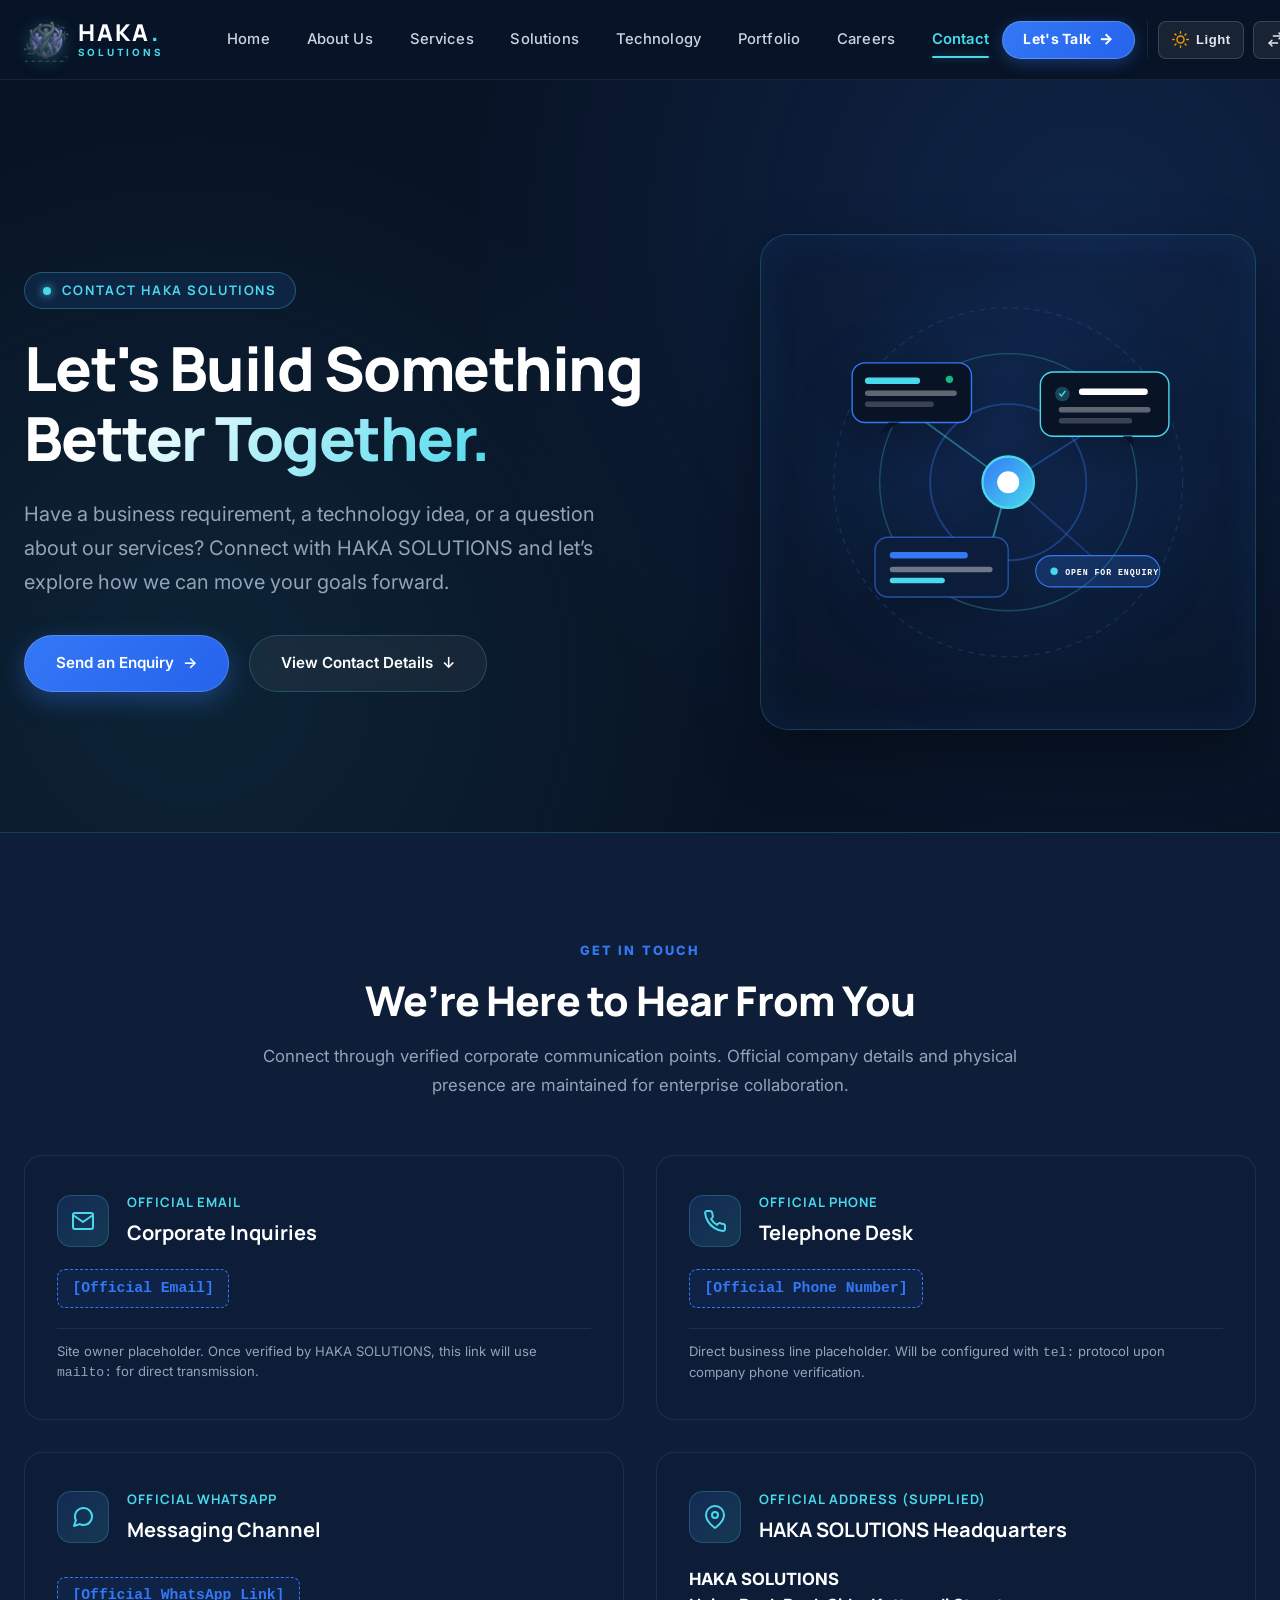
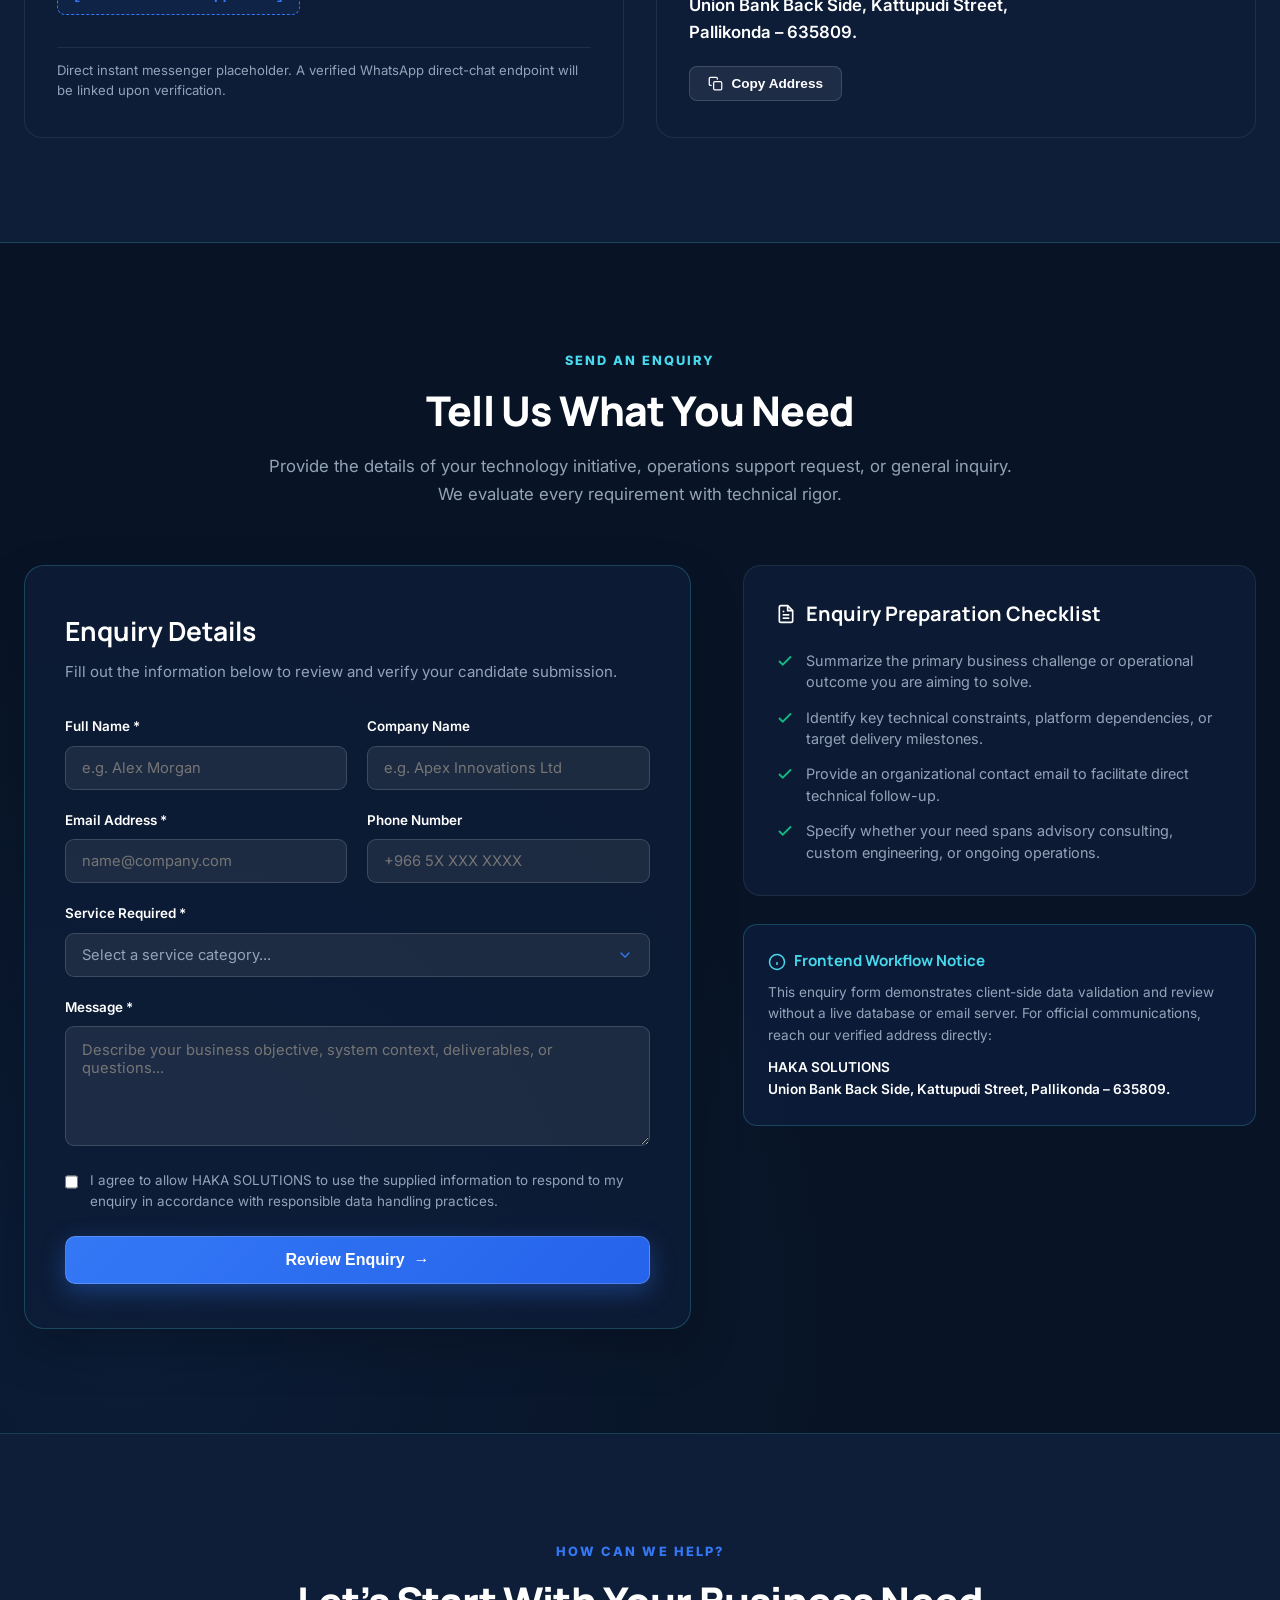
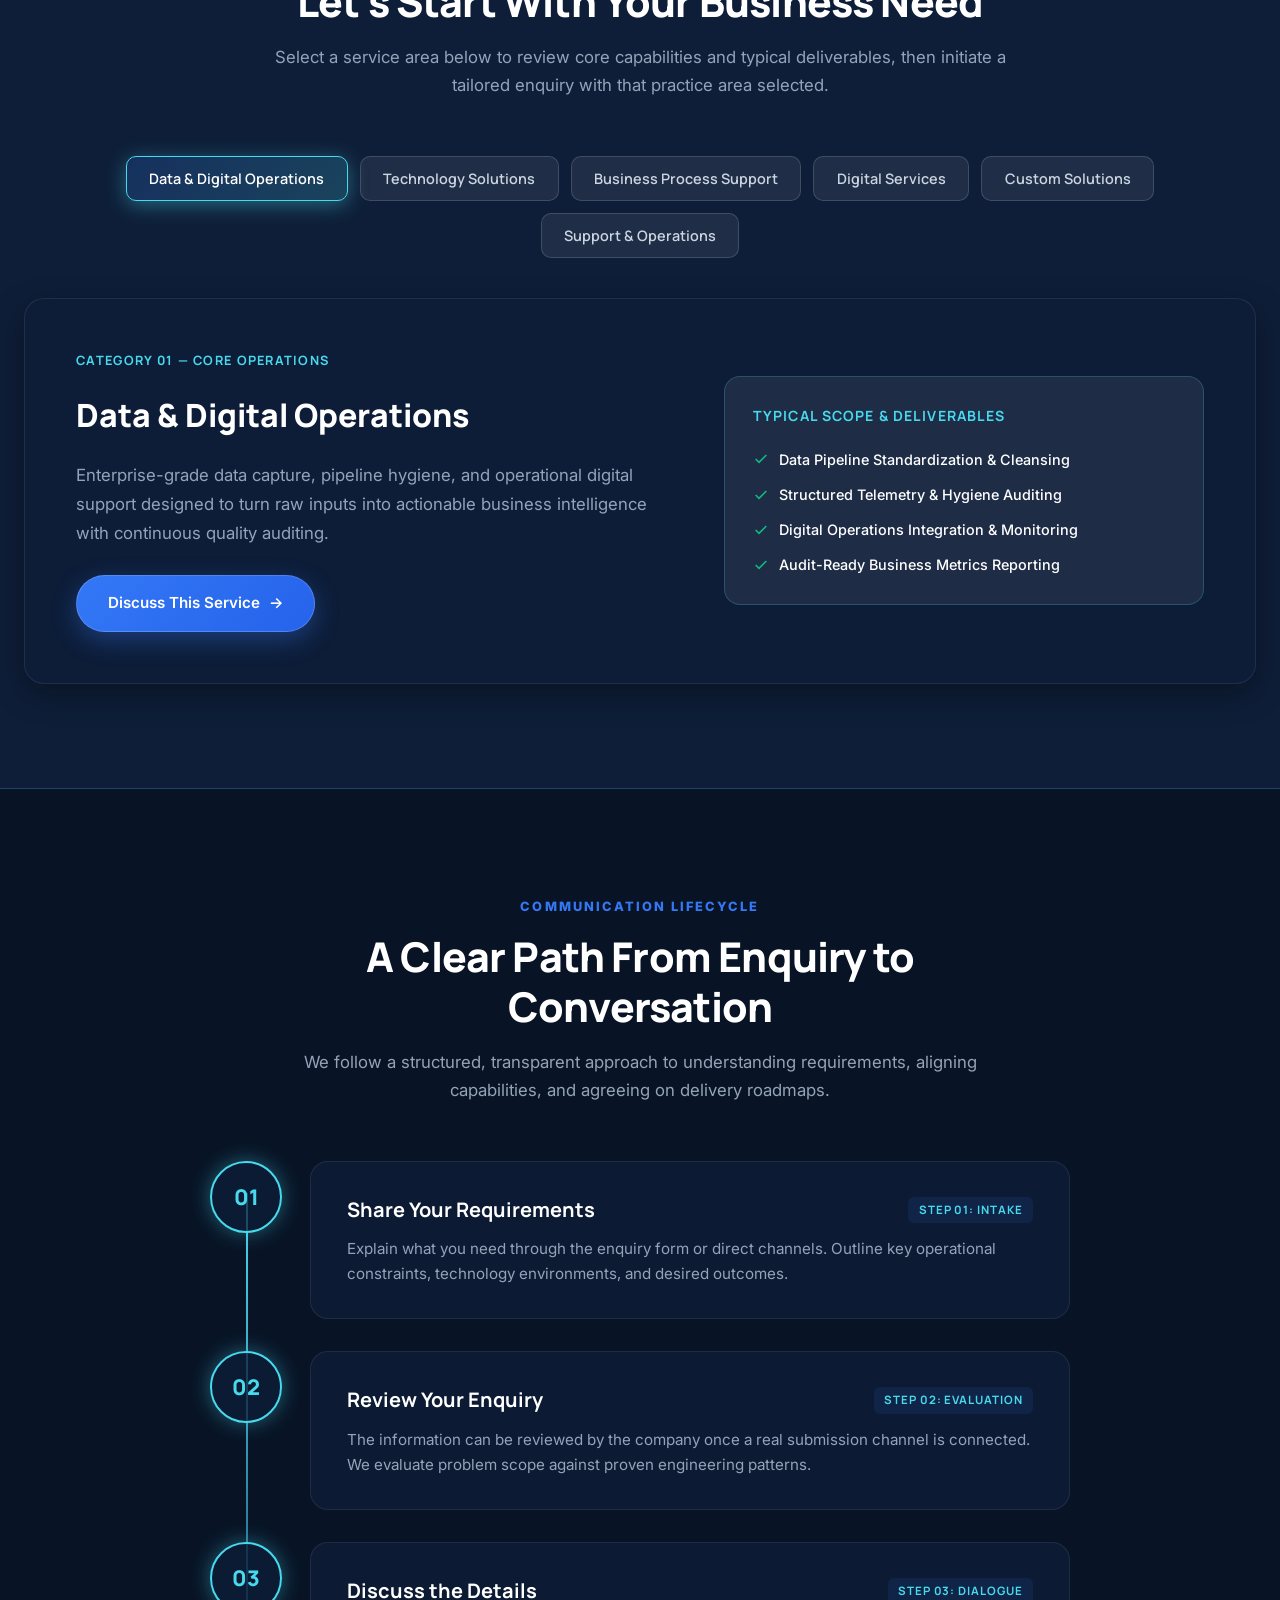
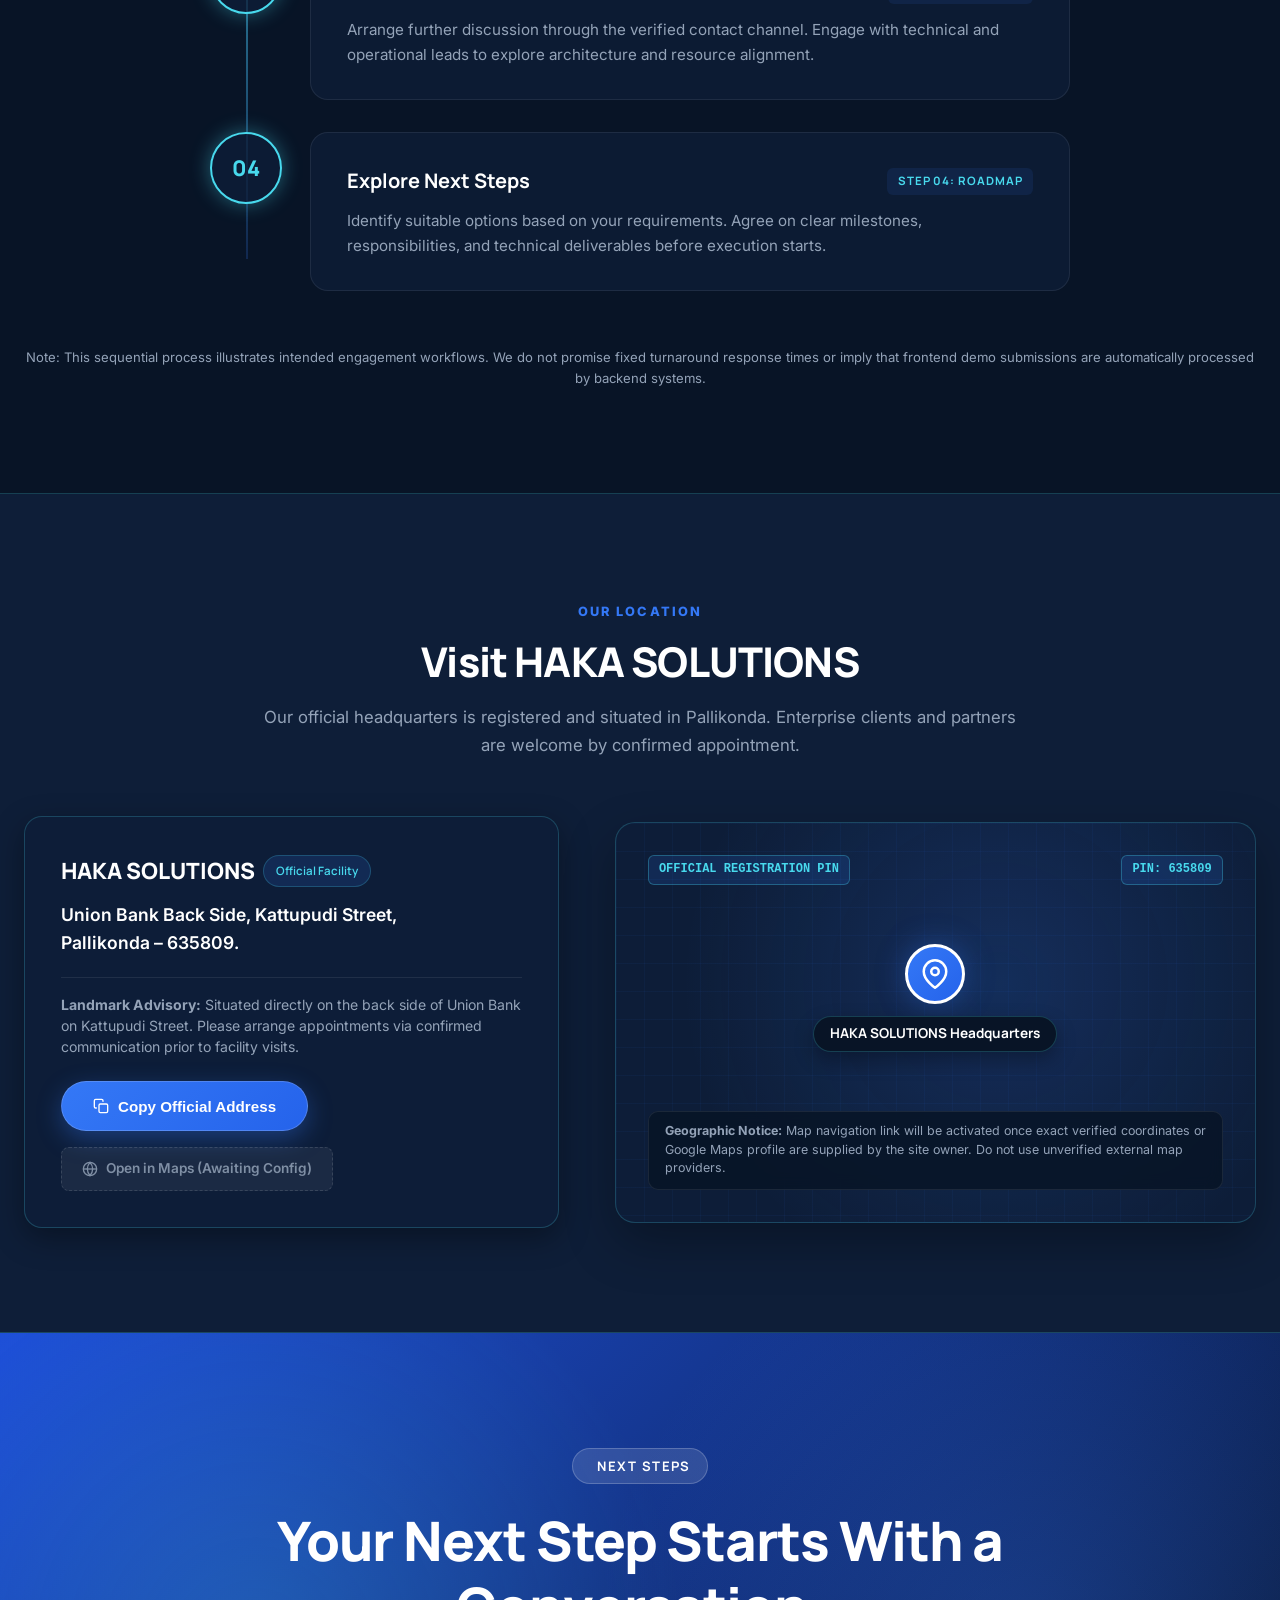
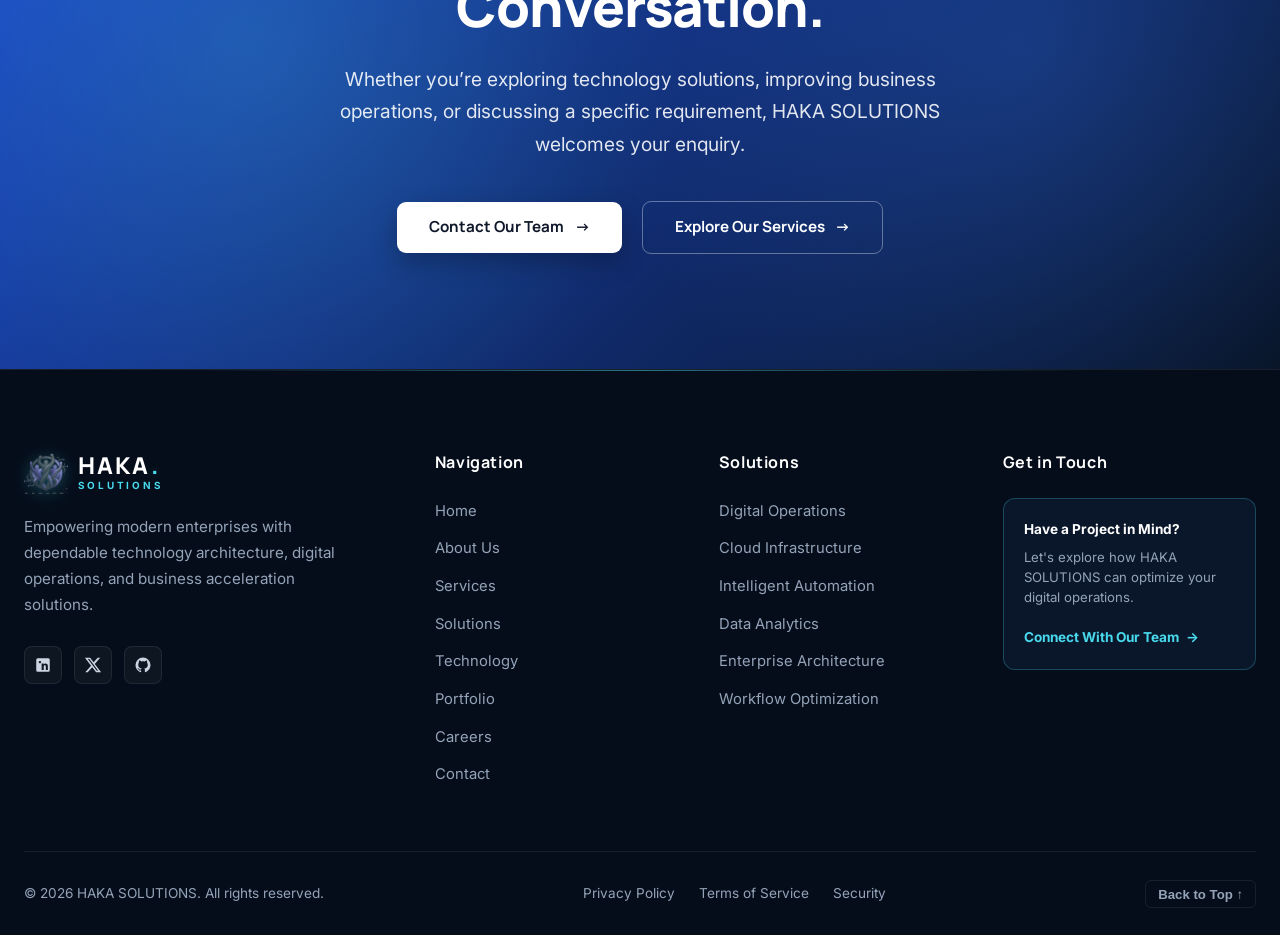
<file: contact.html>
<!DOCTYPE html>
<html lang="en" dir="ltr" data-theme="dark">
<head>
  <meta charset="UTF-8">
  <meta name="viewport" content="width=device-width, initial-scale=1.0">
  <title>Contact Us — HAKA SOLUTIONS | Let's Build Something Better Together</title>
  <meta name="description" content="Connect with HAKA SOLUTIONS. Explore technology solutions, discuss operational requirements, or reach our official headquarters in Pallikonda.">

  <!-- Google Fonts: Inter & Manrope -->
  <link rel="preconnect" href="https://fonts.googleapis.com">
  <link rel="preconnect" href="https://fonts.gstatic.com" crossorigin>
  <link href="https://fonts.googleapis.com/css2?family=Inter:wght@400;500;600;700;800&family=Manrope:wght@600;700;800&display=swap" rel="stylesheet">

    <!-- Favicon & App Icons -->
  <link rel="icon" type="image/png" sizes="32x32" href="favicon-32x32.png">
  <link rel="icon" type="image/png" sizes="16x16" href="favicon-16x16.png">
  <link rel="shortcut icon" href="favicon.ico">
  <link rel="apple-touch-icon" sizes="180x180" href="apple-touch-icon.png">

  <!-- Primary Shared Stylesheet -->
  <link rel="stylesheet" href="css/style.css">
</head>
<body>

  <!-- ==========================================================================
       HAKA SOLUTIONS NAVIGATION BAR COMPONENT
       ========================================================================== -->
  <header class="haka-header" id="hakaHeader">
    <div class="haka-container">

      <!-- Brand Logo -->
      <a href="index.html" class="haka-logo-link" aria-label="HAKA SOLUTIONS Homepage">
        <div class="logo-brand-mark" aria-hidden="true">
          <img src="images/logo-icon.png" alt="HAKA SOLUTIONS Logo" class="logo-brand-icon">
        </div>
        <div class="logo-text-group">
          <div class="logo-main">HAKA<span class="logo-dot">.</span></div>
          <span class="logo-subtitle">SOLUTIONS</span>
        </div>
      </a>

      <!-- Navigation Menu (Contact is Active) -->
      <nav class="haka-nav" id="primaryNav" role="navigation" aria-label="Primary Navigation">
        <ul class="haka-nav-list" role="menubar">
          <li class="haka-nav-item" role="none">
            <a href="index.html" class="haka-nav-link" role="menuitem">Home</a>
          </li>
          <li class="haka-nav-item" role="none">
            <a href="about.html" class="haka-nav-link" role="menuitem">About Us</a>
          </li>
          <li class="haka-nav-item" role="none">
            <a href="services.html" class="haka-nav-link" role="menuitem">Services</a>
          </li>
          <li class="haka-nav-item" role="none">
            <a href="solutions.html" class="haka-nav-link" role="menuitem">Solutions</a>
          </li>
          <li class="haka-nav-item" role="none">
            <a href="technology.html" class="haka-nav-link" role="menuitem">Technology</a>
          </li>
          <li class="haka-nav-item" role="none">
            <a href="portfolio.html" class="haka-nav-link" role="menuitem">Portfolio</a>
          </li>
          <li class="haka-nav-item" role="none">
            <a href="careers.html" class="haka-nav-link" role="menuitem">Careers</a>
          </li>
          <li class="haka-nav-item" role="none">
            <a href="contact.html" class="haka-nav-link active" role="menuitem" aria-current="page">Contact</a>
          </li>
        </ul>

        <!-- Mobile Drawer Preferences / Controls -->
        <div class="haka-nav-mobile-controls">
          <button 
            type="button" 
            class="haka-control-btn theme-toggle-btn" 
            onclick="toggleTheme()"
            aria-label="Toggle dark and light mode"
            title="Toggle Dark / Light Theme"
          >
            <svg class="icon-sun" viewBox="0 0 24 24" fill="none" stroke="currentColor" stroke-width="2" stroke-linecap="round" stroke-linejoin="round" aria-hidden="true">
              <circle cx="12" cy="12" r="5"></circle>
              <line x1="12" y1="1" x2="12" y2="3"></line>
              <line x1="12" y1="21" x2="12" y2="23"></line>
              <line x1="4.22" y1="4.22" x2="5.64" y2="5.64"></line>
              <line x1="18.36" y1="18.36" x2="19.78" y2="19.78"></line>
              <line x1="1" y1="12" x2="3" y2="12"></line>
              <line x1="21" y1="12" x2="23" y2="12"></line>
              <line x1="4.22" y1="19.78" x2="5.64" y2="18.36"></line>
              <line x1="18.36" y1="5.64" x2="19.78" y2="4.22"></line>
            </svg>
            <svg class="icon-moon" viewBox="0 0 24 24" fill="none" stroke="currentColor" stroke-width="2" stroke-linecap="round" stroke-linejoin="round" aria-hidden="true">
              <path d="M21 12.79A9 9 0 1 1 11.21 3 7 7 0 0 0 21 12.79z"></path>
            </svg>
            <span class="themeLabel">Light</span>
          </button>

          <button 
            type="button" 
            class="haka-control-btn rtl-toggle-btn" 
            onclick="toggleRTL()"
            aria-label="Toggle text direction between LTR and RTL"
            title="Toggle RTL / LTR Direction"
          >
            <svg class="flip-rtl" viewBox="0 0 24 24" fill="none" stroke="currentColor" stroke-width="2" stroke-linecap="round" stroke-linejoin="round" aria-hidden="true">
              <polyline points="17 11 21 7 17 3"></polyline>
              <line x1="21" y1="7" x2="9" y2="7"></line>
              <polyline points="7 21 3 17 7 13"></polyline>
              <line x1="3" y1="17" x2="15" y2="17"></line>
            </svg>
            <span class="rtlLabel">RTL</span>
          </button>
        </div>

        <!-- Mobile Drawer Action Buttons -->
        <div class="haka-nav-mobile-cta">
          <a href="contact.html" class="haka-nav-btn-primary" aria-label="Contact HAKA Solutions">
            <span>Let's Talk</span>
            <span class="flip-rtl cta-arrow" aria-hidden="true">→</span>
          </a>
        </div>
      </nav>

      <!-- Right Actions: CTA Buttons & Controls -->
      <div class="haka-actions-group">
        <!-- Header CTA Buttons -->
        <div class="haka-cta-group">
          <!-- Primary CTA: Let's Talk -->
          <a href="contact.html" class="haka-nav-btn-primary" aria-label="Contact HAKA Solutions">
            <span>Let's Talk</span>
            <span class="flip-rtl cta-arrow" aria-hidden="true">→</span>
          </a>
        </div>

        <!-- Controls Group: Dark/Light Theme & RTL Toggles -->
        <div class="haka-controls-group">
          <!-- Theme Toggle -->
          <button 
            type="button" 
            class="haka-control-btn theme-toggle-btn" 
            id="themeToggleBtn"
            onclick="toggleTheme()"
            aria-label="Toggle dark and light mode"
            title="Toggle Dark / Light Theme"
          >
            <svg class="icon-sun" viewBox="0 0 24 24" fill="none" stroke="currentColor" stroke-width="2" stroke-linecap="round" stroke-linejoin="round" aria-hidden="true">
              <circle cx="12" cy="12" r="5"></circle>
              <line x1="12" y1="1" x2="12" y2="3"></line>
              <line x1="12" y1="21" x2="12" y2="23"></line>
              <line x1="4.22" y1="4.22" x2="5.64" y2="5.64"></line>
              <line x1="18.36" y1="18.36" x2="19.78" y2="19.78"></line>
              <line x1="1" y1="12" x2="3" y2="12"></line>
              <line x1="21" y1="12" x2="23" y2="12"></line>
              <line x1="4.22" y1="19.78" x2="5.64" y2="18.36"></line>
              <line x1="18.36" y1="5.64" x2="19.78" y2="4.22"></line>
            </svg>
            <svg class="icon-moon" viewBox="0 0 24 24" fill="none" stroke="currentColor" stroke-width="2" stroke-linecap="round" stroke-linejoin="round" aria-hidden="true">
              <path d="M21 12.79A9 9 0 1 1 11.21 3 7 7 0 0 0 21 12.79z"></path>
            </svg>
            <span class="themeLabel" id="themeLabel">Light</span>
          </button>

          <!-- RTL Direction Toggle -->
          <button 
            type="button" 
            class="haka-control-btn rtl-toggle-btn" 
            id="rtlToggleBtn"
            onclick="toggleRTL()"
            aria-label="Toggle text direction between LTR and RTL"
            title="Toggle RTL / LTR Direction"
          >
            <svg class="flip-rtl" viewBox="0 0 24 24" fill="none" stroke="currentColor" stroke-width="2" stroke-linecap="round" stroke-linejoin="round" aria-hidden="true">
              <polyline points="17 11 21 7 17 3"></polyline>
              <line x1="21" y1="7" x2="9" y2="7"></line>
              <polyline points="7 21 3 17 7 13"></polyline>
              <line x1="3" y1="17" x2="15" y2="17"></line>
            </svg>
            <span class="rtlLabel" id="rtlLabel">RTL</span>
          </button>
        </div>

        <!-- Accessible Hamburger Toggle Button (Tablets / Mobile) -->
        <button 
          type="button" 
          class="haka-hamburger-btn" 
          id="hamburgerBtn" 
          aria-expanded="false" 
          aria-controls="primaryNav" 
          aria-label="Toggle navigation menu"
        >
          <span class="hamburger-line"></span>
          <span class="hamburger-line"></span>
          <span class="hamburger-line"></span>
        </button>
      </div>

    </div>
  </header>

  <!-- Mobile Overlay Backdrop -->
  <div class="haka-mobile-backdrop" id="mobileBackdrop" aria-hidden="true"></div>

  <main id="mainContent">

    <!-- ==========================================================================
         SECTION 1: CONTACT HERO
         ========================================================================== -->
    <section class="contact-hero-section" id="contactHero" aria-label="Contact HAKA Solutions">
      <div class="container">
        <div class="contact-hero-grid">

          <!-- Left Column: Asymmetric Typography & Action Triggers -->
          <div class="contact-hero-content">
            <div class="contact-hero-eyebrow">
              <span class="eyebrow-pulse" aria-hidden="true"></span>
              <span>CONTACT HAKA SOLUTIONS</span>
            </div>

            <h1 class="contact-hero-title">
              Let's Build Something <br>
              <span class="cyan-gradient-text">Better Together.</span>
            </h1>

            <p class="contact-hero-desc">
              Have a business requirement, a technology idea, or a question about our services? Connect with HAKA SOLUTIONS and let’s explore how we can move your goals forward.
            </p>

            <div class="contact-hero-buttons">
              <a href="#contactEnquiry" class="btn-primary-gradient">
                <span>Send an Enquiry</span>
                <span class="flip-rtl" aria-hidden="true">→</span>
              </a>

              <a href="#contactOfficial" class="btn-secondary-outline">
                <span>View Contact Details</span>
                <span class="flip-rtl" aria-hidden="true">↓</span>
              </a>
            </div>
          </div>

          <!-- Right Column: Original Abstract Communication Illustration -->
          <div class="contact-hero-visual" aria-hidden="true">
            <div class="contact-illustration-wrap">
              <svg class="comm-svg" viewBox="0 0 460 460" fill="none" xmlns="http://www.w3.org/2000/svg">
                <!-- Background Orbital Signal Rings -->
                <circle cx="230" cy="230" r="190" stroke="rgba(52, 120, 246, 0.2)" stroke-width="1.5" stroke-dasharray="6 6"/>
                <circle cx="230" cy="230" r="140" stroke="rgba(72, 217, 237, 0.25)" stroke-width="1.5"/>
                <circle cx="230" cy="230" r="85" stroke="rgba(52, 120, 246, 0.35)" stroke-width="2"/>

                <!-- Connected Communication Lines -->
                <line x1="120" y1="150" x2="230" y2="230" stroke="rgba(72, 217, 237, 0.4)" stroke-width="2" stroke-linecap="round"/>
                <line x1="340" y1="160" x2="230" y2="230" stroke="rgba(52, 120, 246, 0.4)" stroke-width="2" stroke-linecap="round"/>
                <line x1="200" y1="340" x2="230" y2="230" stroke="rgba(72, 217, 237, 0.5)" stroke-width="2" stroke-linecap="round"/>
                <line x1="320" y1="310" x2="230" y2="230" stroke="rgba(52, 120, 246, 0.3)" stroke-width="2" stroke-linecap="round"/>

                <!-- Central Radiant Node -->
                <circle cx="230" cy="230" r="28" fill="url(#heroNodeGrad)" stroke="#48D9ED" stroke-width="2.5"/>
                <circle cx="230" cy="230" r="12" fill="#FFFFFF"/>

                <!-- Floating Speech Shape 1: Top-Left (Business Requirement) -->
                <g transform="translate(60, 100)">
                  <rect width="130" height="65" rx="14" fill="#081426" stroke="#3478F6" stroke-width="1.5"/>
                  <rect x="14" y="16" width="60" height="7" rx="3.5" fill="#48D9ED"/>
                  <rect x="14" y="30" width="100" height="6" rx="3" fill="rgba(255, 255, 255, 0.35)"/>
                  <rect x="14" y="42" width="75" height="6" rx="3" fill="rgba(255, 255, 255, 0.2)"/>
                  <polygon points="40,65 30,78 52,65" fill="#081426"/>
                  <circle cx="106" cy="18" r="4" fill="#10B981"/>
                </g>

                <!-- Floating Speech Shape 2: Top-Right (Technology Idea) -->
                <g transform="translate(265, 110)">
                  <rect width="140" height="70" rx="14" fill="#081426" stroke="#48D9ED" stroke-width="1.5"/>
                  <circle cx="24" cy="24" r="8" fill="rgba(72, 217, 237, 0.25)"/>
                  <polyline points="21 24 23 26 27 21" stroke="#48D9ED" stroke-width="1.5" stroke-linecap="round"/>
                  <rect x="42" y="18" width="75" height="7" rx="3.5" fill="#FFFFFF"/>
                  <rect x="20" y="38" width="100" height="6" rx="3" fill="rgba(255, 255, 255, 0.35)"/>
                  <rect x="20" y="50" width="80" height="6" rx="3" fill="rgba(255, 255, 255, 0.2)"/>
                  <polygon points="90,70 102,82 100,70" fill="#081426"/>
                </g>

                <!-- Floating Speech Shape 3: Bottom-Left (Official Response Channel) -->
                <g transform="translate(85, 290)">
                  <rect width="145" height="65" rx="14" fill="#0B1D3A" stroke="rgba(52, 120, 246, 0.6)" stroke-width="1.5"/>
                  <rect x="16" y="16" width="85" height="7" rx="3.5" fill="#3478F6"/>
                  <rect x="16" y="32" width="112" height="6" rx="3" fill="rgba(255, 255, 255, 0.4)"/>
                  <rect x="16" y="44" width="60" height="6" rx="3" fill="#48D9ED"/>
                </g>

                <!-- Telemetry Micro-Pill Tag -->
                <g transform="translate(260, 310)">
                  <rect width="135" height="34" rx="17" fill="rgba(52, 120, 246, 0.2)" stroke="#3478F6" stroke-width="1.2"/>
                  <circle cx="20" cy="17" r="4" fill="#48D9ED"/>
                  <text x="32" y="21" fill="#FFFFFF" font-family="monospace" font-size="9" font-weight="700" letter-spacing="1">OPEN FOR ENQUIRY</text>
                </g>

                <defs>
                  <linearGradient id="heroNodeGrad" x1="202" y1="202" x2="258" y2="258" gradientUnits="userSpaceOnUse">
                    <stop stop-color="#3478F6"/>
                    <stop offset="1" stop-color="#48D9ED"/>
                  </linearGradient>
                </defs>
              </svg>
            </div>
          </div>

        </div>
      </div>
    </section>

    <!-- ==========================================================================
         SECTION 2: OFFICIAL CONTACT INFORMATION
         ========================================================================== -->
    <section class="contact-section-pad contact-official-section" id="contactOfficial" aria-label="Official Contact Information">
      <div class="container">

        <div class="section-header-center">
          <span class="section-eyebrow">GET IN TOUCH</span>
          <h2 class="section-title">We’re Here to Hear From You</h2>
          <p class="section-subtitle">
            Connect through verified corporate communication points. Official company details and physical presence are maintained for enterprise collaboration.
          </p>
        </div>

        <div class="official-cards-grid">

          <!-- 1. Official Email -->
          <article class="official-info-card">
            <div class="official-card-header">
              <div class="official-card-icon" aria-hidden="true">
                <svg viewBox="0 0 24 24" fill="none" stroke="currentColor" stroke-width="2" stroke-linecap="round" stroke-linejoin="round">
                  <path d="M4 4h16c1.1 0 2 .9 2 2v12c0 1.1-.9 2-2 2H4c-1.1 0-2-.9-2-2V6c0-1.1.9-2 2-2z"></path>
                  <polyline points="22,6 12,13 2,6"></polyline>
                </svg>
              </div>
              <div>
                <div class="official-card-label">Official Email</div>
                <h3 class="official-card-title">Corporate Inquiries</h3>
              </div>
            </div>

            <div class="official-card-value">
              <span class="placeholder-pill">[Official Email]</span>
            </div>

            <p class="official-card-note">
              Site owner placeholder. Once verified by HAKA SOLUTIONS, this link will use <code>mailto:</code> for direct transmission.
            </p>
          </article>

          <!-- 2. Official Phone -->
          <article class="official-info-card">
            <div class="official-card-header">
              <div class="official-card-icon" aria-hidden="true">
                <svg viewBox="0 0 24 24" fill="none" stroke="currentColor" stroke-width="2" stroke-linecap="round" stroke-linejoin="round">
                  <path d="M22 16.92v3a2 2 0 0 1-2.18 2 19.79 19.79 0 0 1-8.63-3.07 19.5 19.5 0 0 1-6-6 19.79 19.79 0 0 1-3.07-8.67A2 2 0 0 1 4.11 2h3a2 2 0 0 1 2 1.72 12.84 12.84 0 0 0 .7 2.81 2 2 0 0 1-.45 2.11L8.09 9.91a16 16 0 0 0 6 6l1.27-1.27a2 2 0 0 1 2.11-.45 12.84 12.84 0 0 0 2.81.7A2 2 0 0 1 22 16.92z"></path>
                </svg>
              </div>
              <div>
                <div class="official-card-label">Official Phone</div>
                <h3 class="official-card-title">Telephone Desk</h3>
              </div>
            </div>

            <div class="official-card-value">
              <span class="placeholder-pill">[Official Phone Number]</span>
            </div>

            <p class="official-card-note">
              Direct business line placeholder. Will be configured with <code>tel:</code> protocol upon company phone verification.
            </p>
          </article>

          <!-- 3. Official WhatsApp -->
          <article class="official-info-card">
            <div class="official-card-header">
              <div class="official-card-icon" aria-hidden="true">
                <svg viewBox="0 0 24 24" fill="none" stroke="currentColor" stroke-width="2" stroke-linecap="round" stroke-linejoin="round">
                  <path d="M21 11.5a8.38 8.38 0 0 1-.9 3.8 8.5 8.5 0 0 1-7.6 4.7 8.38 8.38 0 0 1-3.8-.9L3 21l1.9-5.7a8.38 8.38 0 0 1-.9-3.8 8.5 8.5 0 0 1 4.7-7.6 8.38 8.38 0 0 1 3.8-.9h.5a8.48 8.48 0 0 1 8 8v.5z"></path>
                </svg>
              </div>
              <div>
                <div class="official-card-label">Official WhatsApp</div>
                <h3 class="official-card-title">Messaging Channel</h3>
              </div>
            </div>

            <div class="official-card-value">
              <span class="placeholder-pill">[Official WhatsApp Link]</span>
            </div>

            <p class="official-card-note">
              Direct instant messenger placeholder. A verified WhatsApp direct-chat endpoint will be linked upon verification.
            </p>
          </article>

          <!-- 4. Official Address -->
          <article class="official-info-card">
            <div class="official-card-header">
              <div class="official-card-icon" aria-hidden="true">
                <svg viewBox="0 0 24 24" fill="none" stroke="currentColor" stroke-width="2" stroke-linecap="round" stroke-linejoin="round">
                  <path d="M21 10c0 7-9 13-9 13s-9-6-9-13a9 9 0 0 1 18 0z"></path>
                  <circle cx="12" cy="10" r="3"></circle>
                </svg>
              </div>
              <div>
                <div class="official-card-label">Official Address (Supplied)</div>
                <h3 class="official-card-title">HAKA SOLUTIONS Headquarters</h3>
              </div>
            </div>

            <div class="official-card-value">
              <strong>HAKA SOLUTIONS</strong><br>
              Union Bank Back Side, Kattupudi Street,<br>
              Pallikonda – 635809.
            </div>

            <div class="official-card-action">
              <button type="button" class="btn-card-copy js-copy-address" aria-label="Copy official address to clipboard">
                <svg viewBox="0 0 24 24" width="15" height="15" fill="none" stroke="currentColor" stroke-width="2" stroke-linecap="round" stroke-linejoin="round" aria-hidden="true">
                  <rect x="9" y="9" width="13" height="13" rx="2" ry="2"></rect>
                  <path d="M5 15H4a2 2 0 0 1-2-2V4a2 2 0 0 1 2-2h9a2 2 0 0 1 2 2v1"></path>
                </svg>
                <span>Copy Address</span>
              </button>
            </div>
          </article>

        </div>

      </div>
    </section>

    <!-- ==========================================================================
         SECTION 3: CONTACT ENQUIRY FORM
         ========================================================================== -->
    <section class="contact-section-pad contact-enquiry-section" id="contactEnquiry" aria-label="Contact Enquiry Form">
      <div class="container">

        <div class="section-header-center">
          <span class="section-eyebrow cyan-accent">SEND AN ENQUIRY</span>
          <h2 class="section-title">Tell Us What You Need</h2>
          <p class="section-subtitle">
            Provide the details of your technology initiative, operations support request, or general inquiry. We evaluate every requirement with technical rigor.
          </p>
        </div>

        <div class="enquiry-layout-grid">

          <!-- Left Column: Enquiry Form Card -->
          <div class="enquiry-form-card">
            <h3 class="enquiry-form-title">Enquiry Details</h3>
            <p class="enquiry-form-subtitle">Fill out the information below to review and verify your candidate submission.</p>

            <form id="contactEnquiryForm" novalidate>
              <div class="enquiry-form-grid">

                <!-- 1. Full Name -->
                <div class="enquiry-form-group">
                  <label for="contactFullName" class="enquiry-form-label">Full Name *</label>
                  <input type="text" id="contactFullName" class="enquiry-input" placeholder="e.g. Alex Morgan" required autocomplete="name">
                </div>

                <!-- 2. Company Name -->
                <div class="enquiry-form-group">
                  <label for="contactCompanyName" class="enquiry-form-label">Company Name</label>
                  <input type="text" id="contactCompanyName" class="enquiry-input" placeholder="e.g. Apex Innovations Ltd" autocomplete="organization">
                </div>

                <!-- 3. Email -->
                <div class="enquiry-form-group">
                  <label for="contactEmail" class="enquiry-form-label">Email Address *</label>
                  <input type="email" id="contactEmail" class="enquiry-input" placeholder="name@company.com" required autocomplete="email">
                </div>

                <!-- 4. Phone -->
                <div class="enquiry-form-group">
                  <label for="contactPhone" class="enquiry-form-label">Phone Number</label>
                  <input type="tel" id="contactPhone" class="enquiry-input" placeholder="+966 5X XXX XXXX" autocomplete="tel">
                </div>

                <!-- 5. Service Required (Dropdown with exact 17 items) -->
                <div class="enquiry-form-group full-span">
                  <label for="contactService" class="enquiry-form-label">Service Required *</label>
                  <select id="contactService" class="enquiry-select" required>
                    <option value="" disabled selected>Select a service category...</option>
                    <option value="Data & Digital Operations">Data & Digital Operations</option>
                    <option value="Technology Solutions">Technology Solutions</option>
                    <option value="Business Process Support">Business Process Support</option>
                    <option value="Digital Services">Digital Services</option>
                    <option value="Custom Solutions">Custom Solutions</option>
                    <option value="Support & Operations">Support & Operations</option>
                    <option value="Digital Workforce">Digital Workforce</option>
                    <option value="Data Operations">Data Operations</option>
                    <option value="Business Automation">Business Automation</option>
                    <option value="Workflow Management">Workflow Management</option>
                    <option value="Custom Technology">Custom Technology</option>
                    <option value="Data & Analytics">Data & Analytics</option>
                    <option value="Cloud">Cloud</option>
                    <option value="Automation">Automation</option>
                    <option value="AI">AI</option>
                    <option value="Security">Security</option>
                    <option value="Other">Other</option>
                  </select>
                </div>

                <!-- 6. Message -->
                <div class="enquiry-form-group full-span">
                  <label for="contactMessage" class="enquiry-form-label">Message *</label>
                  <textarea id="contactMessage" class="enquiry-textarea" placeholder="Describe your business objective, system context, deliverables, or questions..." required></textarea>
                </div>

              </div>

              <!-- Consent Checkbox -->
              <div class="enquiry-consent-box">
                <input type="checkbox" id="contactConsent" required>
                <label for="contactConsent" class="enquiry-consent-text">
                  I agree to allow HAKA SOLUTIONS to use the supplied information to respond to my enquiry in accordance with responsible data handling practices.
                </label>
              </div>

              <!-- Submit Button -->
              <button type="submit" class="btn-primary-gradient enquiry-btn-submit">
                Review Enquiry <span class="flip-rtl" aria-hidden="true">→</span>
              </button>
            </form>
          </div>

          <!-- Right Column: Enquiry Checklist & Submission Guidance -->
          <aside class="contact-guidance-card">
            
            <div class="guidance-box">
              <h4 class="guidance-box-title">
                <svg viewBox="0 0 24 24" width="20" height="20" fill="none" stroke="currentColor" stroke-width="2">
                  <path d="M14 2H6a2 2 0 0 0-2 2v16a2 2 0 0 0 2 2h12a2 2 0 0 0 2-2V8z"/>
                  <polyline points="14 2 14 8 20 8"/>
                  <line x1="16" y1="13" x2="8" y2="13"/>
                  <line x1="16" y1="17" x2="8" y2="17"/>
                  <polyline points="10 9 9 9 8 9"/>
                </svg>
                Enquiry Preparation Checklist
              </h4>
              <ul class="guidance-checklist">
                <li class="guidance-check-item">
                  <svg viewBox="0 0 24 24" fill="none" stroke="currentColor" stroke-width="2.5"><polyline points="20 6 9 17 4 12"/></svg>
                  <span>Summarize the primary business challenge or operational outcome you are aiming to solve.</span>
                </li>
                <li class="guidance-check-item">
                  <svg viewBox="0 0 24 24" fill="none" stroke="currentColor" stroke-width="2.5"><polyline points="20 6 9 17 4 12"/></svg>
                  <span>Identify key technical constraints, platform dependencies, or target delivery milestones.</span>
                </li>
                <li class="guidance-check-item">
                  <svg viewBox="0 0 24 24" fill="none" stroke="currentColor" stroke-width="2.5"><polyline points="20 6 9 17 4 12"/></svg>
                  <span>Provide an organizational contact email to facilitate direct technical follow-up.</span>
                </li>
                <li class="guidance-check-item">
                  <svg viewBox="0 0 24 24" fill="none" stroke="currentColor" stroke-width="2.5"><polyline points="20 6 9 17 4 12"/></svg>
                  <span>Specify whether your need spans advisory consulting, custom engineering, or ongoing operations.</span>
                </li>
              </ul>
            </div>

            <!-- Frontend Demo & Official Contact Disclosure -->
            <div class="guidance-demo-notice">
              <div class="guidance-demo-title">
                <svg viewBox="0 0 24 24" width="18" height="18" fill="none" stroke="currentColor" stroke-width="2">
                  <circle cx="12" cy="12" r="10"/>
                  <line x1="12" y1="16" x2="12" y2="12"/>
                  <line x1="12" y1="8" x2="12.01" y2="8"/>
                </svg>
                Frontend Workflow Notice
              </div>
              <p class="guidance-demo-text">
                This enquiry form demonstrates client-side data validation and review without a live database or email server. For official communications, reach our verified address directly:
              </p>
              <div style="margin-top: 0.65rem; font-weight: 600; color: var(--color-text-heading); font-size: 0.85rem;">
                HAKA SOLUTIONS<br>
                Union Bank Back Side, Kattupudi Street, Pallikonda – 635809.
              </div>
            </div>

          </aside>

        </div>

      </div>
    </section>

    <!-- ==========================================================================
         SECTION 4: CHOOSE THE RIGHT SERVICE
         ========================================================================== -->
    <section class="contact-section-pad contact-services-section" id="contactServices" aria-label="Choose the Right Service">
      <div class="container">

        <div class="section-header-center">
          <span class="section-eyebrow">HOW CAN WE HELP?</span>
          <h2 class="section-title">Let’s Start With Your Business Need</h2>
          <p class="section-subtitle">
            Select a service area below to review core capabilities and typical deliverables, then initiate a tailored enquiry with that practice area selected.
          </p>
        </div>

        <!-- 6 Category Tabs -->
        <div class="services-selector-tabs" role="tablist" aria-label="Service category selector">
          <button type="button" class="service-selector-btn is-active" data-service-cat="data-digital" role="tab" aria-selected="true" id="tab-data-digital">
            <span>Data & Digital Operations</span>
          </button>
          <button type="button" class="service-selector-btn" data-service-cat="tech-solutions" role="tab" aria-selected="false" id="tab-tech-solutions">
            <span>Technology Solutions</span>
          </button>
          <button type="button" class="service-selector-btn" data-service-cat="biz-process" role="tab" aria-selected="false" id="tab-biz-process">
            <span>Business Process Support</span>
          </button>
          <button type="button" class="service-selector-btn" data-service-cat="digital-services" role="tab" aria-selected="false" id="tab-digital-services">
            <span>Digital Services</span>
          </button>
          <button type="button" class="service-selector-btn" data-service-cat="custom-solutions" role="tab" aria-selected="false" id="tab-custom-solutions">
            <span>Custom Solutions</span>
          </button>
          <button type="button" class="service-selector-btn" data-service-cat="support-ops" role="tab" aria-selected="false" id="tab-support-ops">
            <span>Support & Operations</span>
          </button>
        </div>

        <!-- Dynamic Editorial Showcase Panel -->
        <div class="service-display-panel" id="serviceDisplayPanel" role="tabpanel" aria-labelledby="tab-data-digital">
          
          <div class="service-panel-main">
            <span class="service-panel-tag" id="servicePanelTag">Category 01 — Core Operations</span>
            <h3 class="service-panel-title" id="servicePanelTitle">Data & Digital Operations</h3>
            <p class="service-panel-desc" id="servicePanelDesc">
              Enterprise-grade data capture, pipeline hygiene, and operational digital support designed to turn raw inputs into actionable business intelligence with continuous quality auditing.
            </p>

            <a href="#contactEnquiry" class="btn-primary-gradient btn-discuss-service" id="serviceDiscussBtn" data-target-service="Data & Digital Operations">
              <span>Discuss This Service</span>
              <span class="flip-rtl" aria-hidden="true">→</span>
            </a>
          </div>

          <div class="service-panel-sidebar">
            <h4 class="service-deliverables-title">Typical Scope & Deliverables</h4>
            <ul class="service-deliverables-list" id="serviceDelivList">
              <li class="service-deliv-item">
                <svg viewBox="0 0 24 24" fill="none" stroke="currentColor" stroke-width="2.5"><polyline points="20 6 9 17 4 12"/></svg>
                <span>Data Pipeline Standardization & Cleansing</span>
              </li>
              <li class="service-deliv-item">
                <svg viewBox="0 0 24 24" fill="none" stroke="currentColor" stroke-width="2.5"><polyline points="20 6 9 17 4 12"/></svg>
                <span>Structured Telemetry & Hygiene Auditing</span>
              </li>
              <li class="service-deliv-item">
                <svg viewBox="0 0 24 24" fill="none" stroke="currentColor" stroke-width="2.5"><polyline points="20 6 9 17 4 12"/></svg>
                <span>Digital Operations Integration & Monitoring</span>
              </li>
              <li class="service-deliv-item">
                <svg viewBox="0 0 24 24" fill="none" stroke="currentColor" stroke-width="2.5"><polyline points="20 6 9 17 4 12"/></svg>
                <span>Audit-Ready Business Metrics Reporting</span>
              </li>
            </ul>
          </div>

        </div>

      </div>
    </section>

    <!-- ==========================================================================
         SECTION 5: WHAT HAPPENS NEXT?
         ========================================================================== -->
    <section class="contact-section-pad contact-process-section" id="contactProcess" aria-label="What Happens Next">
      <div class="container">

        <div class="section-header-center">
          <span class="section-eyebrow">COMMUNICATION LIFECYCLE</span>
          <h2 class="section-title">A Clear Path From Enquiry to Conversation</h2>
          <p class="section-subtitle">
            We follow a structured, transparent approach to understanding requirements, aligning capabilities, and agreeing on delivery roadmaps.
          </p>
        </div>

        <div class="process-steps-wrap">

          <!-- Step 1: Share Your Requirements -->
          <div class="process-step-item">
            <div class="process-step-badge">01</div>
            <div class="process-step-card">
              <div class="process-card-header">
                <h3 class="process-step-title">Share Your Requirements</h3>
                <span class="process-step-tag">Step 01: Intake</span>
              </div>
              <p class="process-step-desc">
                Explain what you need through the enquiry form or direct channels. Outline key operational constraints, technology environments, and desired outcomes.
              </p>
            </div>
          </div>

          <!-- Step 2: Review Your Enquiry -->
          <div class="process-step-item">
            <div class="process-step-badge">02</div>
            <div class="process-step-card">
              <div class="process-card-header">
                <h3 class="process-step-title">Review Your Enquiry</h3>
                <span class="process-step-tag">Step 02: Evaluation</span>
              </div>
              <p class="process-step-desc">
                The information can be reviewed by the company once a real submission channel is connected. We evaluate problem scope against proven engineering patterns.
              </p>
            </div>
          </div>

          <!-- Step 3: Discuss the Details -->
          <div class="process-step-item">
            <div class="process-step-badge">03</div>
            <div class="process-step-card">
              <div class="process-card-header">
                <h3 class="process-step-title">Discuss the Details</h3>
                <span class="process-step-tag">Step 03: Dialogue</span>
              </div>
              <p class="process-step-desc">
                Arrange further discussion through the verified contact channel. Engage with technical and operational leads to explore architecture and resource alignment.
              </p>
            </div>
          </div>

          <!-- Step 4: Explore Next Steps -->
          <div class="process-step-item">
            <div class="process-step-badge">04</div>
            <div class="process-step-card">
              <div class="process-card-header">
                <h3 class="process-step-title">Explore Next Steps</h3>
                <span class="process-step-tag">Step 04: Roadmap</span>
              </div>
              <p class="process-step-desc">
                Identify suitable options based on your requirements. Agree on clear milestones, responsibilities, and technical deliverables before execution starts.
              </p>
            </div>
          </div>

        </div>

        <!-- Process Disclaimer -->
        <p class="journey-disclaimer-note" style="margin-top: 3.5rem;">
          Note: This sequential process illustrates intended engagement workflows. We do not promise fixed turnaround response times or imply that frontend demo submissions are automatically processed by backend systems.
        </p>

      </div>
    </section>

    <!-- ==========================================================================
         SECTION 6: FIND OUR LOCATION
         ========================================================================== -->
    <section class="contact-section-pad contact-location-section" id="contactLocation" aria-label="Our Location">
      <div class="container">

        <div class="section-header-center">
          <span class="section-eyebrow">OUR LOCATION</span>
          <h2 class="section-title">Visit HAKA SOLUTIONS</h2>
          <p class="section-subtitle">
            Our official headquarters is registered and situated in Pallikonda. Enterprise clients and partners are welcome by confirmed appointment.
          </p>
        </div>

        <div class="location-layout-grid">

          <!-- Left Column: Address Card & Copy Action -->
          <div class="location-info-panel">
            <div class="location-address-box">
              <div class="location-company-name">
                <span>HAKA SOLUTIONS</span>
                <span class="job-meta-pill verified-tag" style="font-size: 0.72rem;">Official Facility</span>
              </div>

              <div class="location-address-text">
                Union Bank Back Side, Kattupudi Street,<br>
                Pallikonda – 635809.
              </div>

              <p class="location-landmark-note">
                <strong>Landmark Advisory:</strong> Situated directly on the back side of Union Bank on Kattupudi Street. Please arrange appointments via confirmed communication prior to facility visits.
              </p>

              <div class="location-btn-row">
                <button type="button" class="btn-primary-gradient js-copy-address" id="copyAddressBtn" aria-label="Copy official address to clipboard">
                  <svg viewBox="0 0 24 24" width="16" height="16" fill="none" stroke="currentColor" stroke-width="2" stroke-linecap="round" stroke-linejoin="round" aria-hidden="true">
                    <rect x="9" y="9" width="13" height="13" rx="2" ry="2"></rect>
                    <path d="M5 15H4a2 2 0 0 1-2-2V4a2 2 0 0 1 2-2h9a2 2 0 0 1 2 2v1"></path>
                  </svg>
                  <span>Copy Official Address</span>
                </button>

                <div class="btn-open-maps-placeholder" title="Map coordinates awaiting official configuration" aria-disabled="true">
                  <svg viewBox="0 0 24 24" width="16" height="16" fill="none" stroke="currentColor" stroke-width="2">
                    <circle cx="12" cy="12" r="10"></circle>
                    <line x1="2" y1="12" x2="22" y2="12"></line>
                    <path d="M12 2a15.3 15.3 0 0 1 4 10 15.3 15.3 0 0 1-4 10 15.3 15.3 0 0 1-4-10 15.3 15.3 0 0 1 4-10z"></path>
                  </svg>
                  <span>Open in Maps (Awaiting Config)</span>
                </div>
              </div>
            </div>
          </div>

          <!-- Right Column: Styled Location Map Visual -->
          <div class="location-map-visual" aria-hidden="true">
            <div class="map-grid-mesh"></div>

            <div class="map-hud-top">
              <span class="map-hud-tag">OFFICIAL REGISTRATION PIN</span>
              <span class="map-hud-tag">PIN: 635809</span>
            </div>

            <div class="map-pin-anchor">
              <div class="map-pin-icon">
                <svg viewBox="0 0 24 24" width="30" height="30" fill="none" stroke="currentColor" stroke-width="2">
                  <path d="M21 10c0 7-9 13-9 13s-9-6-9-13a9 9 0 0 1 18 0z"></path>
                  <circle cx="12" cy="10" r="3"></circle>
                </svg>
              </div>
              <div class="map-pin-label">HAKA SOLUTIONS Headquarters</div>
            </div>

            <div class="map-hud-bottom">
              <strong>Geographic Notice:</strong> Map navigation link will be activated once exact verified coordinates or Google Maps profile are supplied by the site owner. Do not use unverified external map providers.
            </div>
          </div>

        </div>

      </div>
    </section>

    <!-- ==========================================================================
         SECTION 7: FINAL CONTACT CALL TO ACTION
         ========================================================================== -->
    <section class="contact-cta-section" id="contactCta" aria-label="Final Call to Action">
      <div class="container">
        
        <div class="contact-cta-content">
          <div class="contact-cta-badge">
            <span class="eyebrow-pulse" style="background-color: #FFFFFF; box-shadow: 0 0 8px #FFFFFF;" aria-hidden="true"></span>
            <span>NEXT STEPS</span>
          </div>

          <h2 class="contact-cta-title">
            Your Next Step Starts With a Conversation.
          </h2>

          <p class="contact-cta-desc">
            Whether you’re exploring technology solutions, improving business operations, or discussing a specific requirement, HAKA SOLUTIONS welcomes your enquiry.
          </p>

          <div class="contact-cta-buttons">
            <a href="#contactEnquiry" class="btn-white-solid">
              <span>Contact Our Team</span>
              <span class="flip-rtl" aria-hidden="true">→</span>
            </a>

            <a href="services.html" class="btn-white-outline">
              <span>Explore Our Services</span>
              <span class="flip-rtl" aria-hidden="true">→</span>
            </a>
          </div>
        </div>

      </div>
    </section>

  </main>

  <!-- ==========================================================================
       HAKA SOLUTIONS FOOTER COMPONENT
       ========================================================================== -->
  <footer class="haka-footer" role="contentinfo">
    <div class="footer-glow-accent" aria-hidden="true"></div>
    
    <div class="container">
      <div class="footer-top-grid">

        <!-- Column 1: Brand Info & Socials -->
        <div class="footer-brand-col">
          <a href="index.html" class="haka-logo-link" aria-label="HAKA SOLUTIONS Homepage">
            <div class="logo-brand-mark" aria-hidden="true">
              <img src="images/logo-icon.png" alt="HAKA SOLUTIONS Logo" class="logo-brand-icon">
            </div>
            <div class="logo-text-group">
              <div class="logo-main">HAKA<span class="logo-dot">.</span></div>
              <span class="logo-subtitle">SOLUTIONS</span>
            </div>
          </a>

          <p class="footer-tagline">
            Empowering modern enterprises with dependable technology architecture, digital operations, and business acceleration solutions.
          </p>

          <div class="footer-social-links" aria-label="Social media channels">
            <a href="https://linkedin.com" target="_blank" rel="noopener noreferrer" class="footer-social-icon" aria-label="LinkedIn">
              <svg viewBox="0 0 24 24" fill="currentColor">
                <path d="M19 3a2 2 0 0 1 2 2v14a2 2 0 0 1-2 2H5a2 2 0 0 1-2-2V5a2 2 0 0 1 2-2h14m-.5 15.5v-5.3a3.26 3.26 0 0 0-3.26-3.26c-.85 0-1.84.52-2.28 1.3v-1.11h-2.79v8.37h2.79v-4.93c0-.77.62-1.4 1.39-1.4a1.4 1.4 0 0 1 1.4 1.4v4.93h2.75M6.46 10.9h2.8v8.37h-2.8V10.9M7.86 6.5a1.63 1.63 0 0 0-1.63 1.62c0 .9.73 1.63 1.63 1.63.9 0 1.63-.73 1.63-1.63 0-.9-.73-1.62-1.63-1.62Z"/>
              </svg>
            </a>
            <a href="https://twitter.com" target="_blank" rel="noopener noreferrer" class="footer-social-icon" aria-label="Twitter">
              <svg viewBox="0 0 24 24" fill="currentColor">
                <path d="M18.244 2.25h3.308l-7.227 8.26 8.502 11.24H16.17l-5.214-6.817L4.99 21.75H1.68l7.73-8.835L1.254 2.25H8.08l4.713 6.231zm-1.161 17.52h1.833L7.084 4.126H5.117z"/>
              </svg>
            </a>
            <a href="https://github.com" target="_blank" rel="noopener noreferrer" class="footer-social-icon" aria-label="GitHub">
              <svg viewBox="0 0 24 24" fill="currentColor">
                <path d="M12 2A10 10 0 0 0 2 12c0 4.42 2.87 8.17 6.84 9.5.5.08.66-.23.66-.5v-1.69c-2.77.6-3.36-1.34-3.36-1.34-.46-1.16-1.11-1.47-1.11-1.47-.91-.62.07-.6.07-.6 1 .07 1.53 1.03 1.53 1.03.87 1.52 2.34 1.07 2.91.83.1-.65.35-1.09.63-1.34-2.22-.25-4.55-1.11-4.55-4.92 0-1.11.38-2 1.03-2.71-.1-.25-.45-1.29.1-2.64 0 0 .84-.27 2.75 1.02.79-.22 1.65-.33 2.5-.33.85 0 1.71.11 2.5.33 1.91-1.29 2.75-1.02 2.75-1.02.55 1.35.2 2.39.1 2.64.65.71 1.03 1.6 1.03 2.71 0 3.82-2.34 4.66-4.57 4.91.36.31.69.92.69 1.85V21c0 .27.16.59.67.5C19.14 20.16 22 16.42 22 12A10 10 0 0 0 12 2Z"/>
              </svg>
            </a>
          </div>
        </div>

        <!-- Column 2: Navigation Topics -->
        <div>
          <h3 class="footer-col-title">Navigation</h3>
          <ul class="footer-links-list">
            <li><a href="index.html" class="footer-link">Home</a></li>
            <li><a href="about.html" class="footer-link">About Us</a></li>
            <li><a href="services.html" class="footer-link">Services</a></li>
            <li><a href="solutions.html" class="footer-link">Solutions</a></li>
            <li><a href="technology.html" class="footer-link">Technology</a></li>
            <li><a href="portfolio.html" class="footer-link">Portfolio</a></li>
            <li><a href="careers.html" class="footer-link">Careers</a></li>
            <li><a href="contact.html" class="footer-link">Contact</a></li>
          </ul>
        </div>

        <!-- Column 3: Solutions -->
        <div>
          <h3 class="footer-col-title">Solutions</h3>
          <ul class="footer-links-list">
            <li><a href="solutions.html" class="footer-link">Digital Operations</a></li>
            <li><a href="solutions.html" class="footer-link">Cloud Infrastructure</a></li>
            <li><a href="solutions.html" class="footer-link">Intelligent Automation</a></li>
            <li><a href="solutions.html" class="footer-link">Data Analytics</a></li>
            <li><a href="solutions.html" class="footer-link">Enterprise Architecture</a></li>
            <li><a href="solutions.html" class="footer-link">Workflow Optimization</a></li>
          </ul>
        </div>

        <!-- Column 4: Contact / Connect -->
        <div>
          <h3 class="footer-col-title">Get in Touch</h3>
          <div class="footer-contact-box">
            <h4 class="footer-contact-title">Have a Project in Mind?</h4>
            <p class="footer-contact-text">
              Let's explore how HAKA SOLUTIONS can optimize your digital operations.
            </p>
            <a href="contact.html" class="footer-contact-link">
              Connect With Our Team <span class="flip-rtl">→</span>
            </a>
          </div>
        </div>

      </div>

      <!-- Bottom Bar -->
      <div class="footer-bottom-bar">
        <div>
          © 2026 HAKA SOLUTIONS. All rights reserved.
        </div>

        <ul class="footer-legal-links">
          <li><a href="privacy.html">Privacy Policy</a></li>
          <li><a href="terms.html">Terms of Service</a></li>
          <li><a href="security.html">Security</a></li>
        </ul>

        <button type="button" class="back-to-top-btn" id="backToTopBtn" aria-label="Scroll back to top">
          Back to Top ↑
        </button>
      </div>

    </div>
  </footer>

  <!-- ==========================================================================
       MODALS: CLIENT LOGIN & ENQUIRY REVIEW
       ========================================================================== -->

  <!-- Client Login Modal Component -->
  <div class="haka-login-modal" id="clientLoginModal" aria-hidden="true" role="dialog" aria-labelledby="loginModalTitle">
    <div class="login-modal-backdrop" id="loginModalBackdrop"></div>
    <div class="login-modal-container">
      <div class="login-modal-card">
        <button type="button" class="login-modal-close" id="loginModalCloseBtn" aria-label="Close client login modal">
          <svg viewBox="0 0 24 24" width="20" height="20" fill="none" stroke="currentColor" stroke-width="2" stroke-linecap="round" stroke-linejoin="round">
            <line x1="18" y1="6" x2="6" y2="18"></line>
            <line x1="6" y1="6" x2="18" y2="18"></line>
          </svg>
        </button>

        <div class="login-modal-header">
          <div class="login-modal-icon" aria-hidden="true">
            <svg viewBox="0 0 24 24" width="24" height="24" fill="none" stroke="currentColor" stroke-width="2" stroke-linecap="round" stroke-linejoin="round">
              <path d="M20 21v-2a4 4 0 0 0-4-4H8a4 4 0 0 0-4 4v2"></path>
              <circle cx="12" cy="7" r="4"></circle>
            </svg>
          </div>
          <h3 class="login-modal-title" id="loginModalTitle">Client Portal Access</h3>
          <p class="login-modal-subtitle">Enter your enterprise credentials to access active project telemetry and workspaces.</p>
        </div>

        <form class="login-modal-form" id="clientLoginForm" onsubmit="event.preventDefault(); handleLoginSubmit();">
          <div class="form-group">
            <label for="clientEmail" class="form-label">Work Email</label>
            <input type="email" id="clientEmail" class="form-input" placeholder="name@company.com" required autocomplete="username">
          </div>

          <div class="form-group">
            <div class="form-label-row">
              <label for="clientPassword" class="form-label">Password</label>
              <a href="#forgot-password" class="form-forgot-link">Forgot?</a>
            </div>
            <input type="password" id="clientPassword" class="form-input" placeholder="••••••••" required autocomplete="current-password">
          </div>

          <div class="form-options-row">
            <label class="form-checkbox-label">
              <input type="checkbox" id="rememberMe">
              <span>Remember this session</span>
            </label>
          </div>

          <button type="submit" class="btn-primary-gradient login-submit-btn">
            Sign In to Portal <span class="flip-rtl" aria-hidden="true">→</span>
          </button>

          <div class="login-modal-footer-note">
            <span>Need enterprise onboarding? <a href="contact.html">Contact Support</a></span>
          </div>
        </form>
      </div>
    </div>
  </div>

  <!-- Enquiry Review Modal (Frontend Verification Workflow) -->
  <div class="enquiry-review-modal" id="enquiryReviewModal" aria-hidden="true" role="dialog" aria-labelledby="enqReviewModalTitle">
    <div class="login-modal-backdrop" id="enqReviewBackdrop"></div>
    <div class="review-modal-card">
      <button type="button" class="login-modal-close" id="enqReviewCloseBtn" aria-label="Close enquiry review modal">
        <svg viewBox="0 0 24 24" width="20" height="20" fill="none" stroke="currentColor" stroke-width="2" stroke-linecap="round" stroke-linejoin="round">
          <line x1="18" y1="6" x2="6" y2="18"></line>
          <line x1="6" y1="6" x2="18" y2="18"></line>
        </svg>
      </button>

      <div class="review-modal-header">
        <h3 class="review-modal-title" id="enqReviewModalTitle">Review Your Enquiry Details</h3>
        <p class="review-modal-subtitle">Confirm your submitted requirements before completing the demonstration review step.</p>
      </div>

      <div class="review-summary-grid">
        <div class="review-item">
          <span class="review-item-label">Full Name</span>
          <span class="review-item-val" id="revEnqName">—</span>
        </div>
        <div class="review-item">
          <span class="review-item-label">Company Name</span>
          <span class="review-item-val" id="revEnqCompany">—</span>
        </div>
        <div class="review-item">
          <span class="review-item-label">Email Address</span>
          <span class="review-item-val" id="revEnqEmail">—</span>
        </div>
        <div class="review-item">
          <span class="review-item-label">Phone Number</span>
          <span class="review-item-val" id="revEnqPhone">—</span>
        </div>
        <div class="review-item full-width">
          <span class="review-item-label">Service Required</span>
          <span class="review-item-val" id="revEnqService" style="color: var(--color-accent-cyan);">—</span>
        </div>
        <div class="review-item full-width">
          <span class="review-item-label">Requirement Message</span>
          <span class="review-item-val" id="revEnqMessage" style="font-weight: 400; font-size: 0.9rem; line-height: 1.6;">—</span>
        </div>
      </div>

      <div class="review-demo-banner">
        <strong>Frontend Demonstration Notice:</strong> This review is conducted purely client-side without an active backend server. No personal records or messages are saved to browser storage or dispatched across external networks.
      </div>

      <div class="review-actions-row">
        <button type="button" class="btn-edit-details" id="enqReviewEditBtn">
          Edit Details
        </button>
        <button type="button" class="btn-primary-gradient btn-finish-demo" id="enqReviewFinishBtn">
          Complete Review Demo <span class="flip-rtl" aria-hidden="true">✓</span>
        </button>
      </div>
    </div>
  </div>

  <!-- Shared Vanilla JavaScript Logic -->
  <script src="js/script.js"></script>

</body>
</html>
</file>
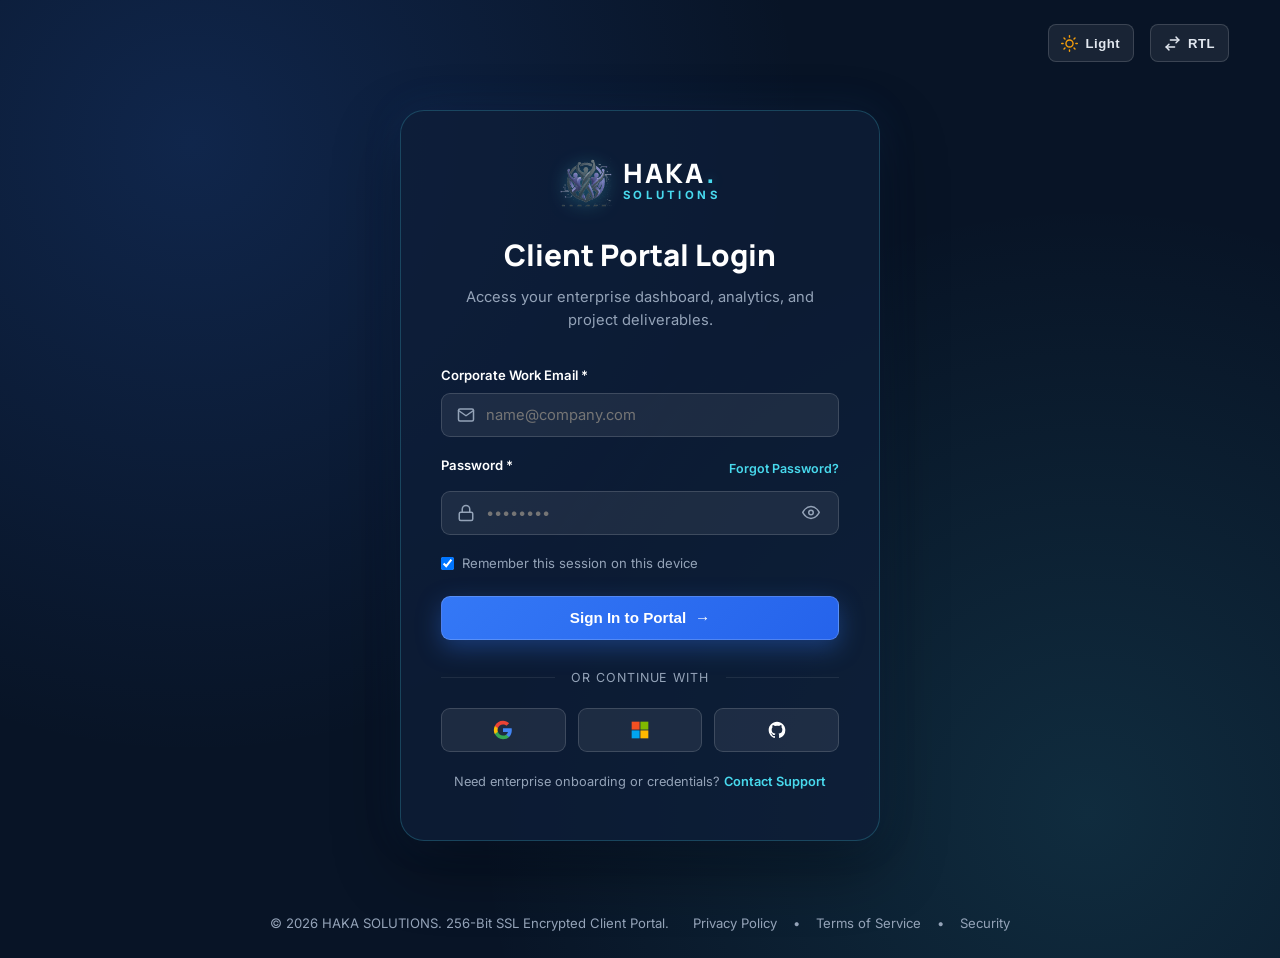
<file: login.html>
<!DOCTYPE html>
<html lang="en" dir="ltr" data-theme="dark">
<head>
  <meta charset="UTF-8">
  <meta name="viewport" content="width=device-width, initial-scale=1.0">
  <title>Client Portal Login — HAKA SOLUTIONS</title>
  <meta name="description" content="Secure client portal login for HAKA SOLUTIONS enterprise clients. Access active project telemetry, workspaces, and deliverables.">

  <!-- Google Fonts: Inter & Manrope -->
  <link rel="preconnect" href="https://fonts.googleapis.com">
  <link rel="preconnect" href="https://fonts.gstatic.com" crossorigin>
  <link href="https://fonts.googleapis.com/css2?family=Inter:wght@400;500;600;700;800&family=Manrope:wght@600;700;800&display=swap" rel="stylesheet">

    <!-- Favicon & App Icons -->
  <link rel="icon" type="image/png" sizes="32x32" href="favicon-32x32.png">
  <link rel="icon" type="image/png" sizes="16x16" href="favicon-16x16.png">
  <link rel="shortcut icon" href="favicon.ico">
  <link rel="apple-touch-icon" sizes="180x180" href="apple-touch-icon.png">

  <!-- Primary Shared Stylesheet -->
  <link rel="stylesheet" href="css/style.css">
</head>
<body class="auth-page-body">

  <!-- ==========================================================================
       MINIMALIST AUTH TOP BAR (NO MAIN NAVBAR)
       ========================================================================== -->
  <header class="auth-header-bar" role="banner">
    <!-- Right: Theme & RTL Controls -->
    <div class="auth-header-right">
      <!-- Theme Toggle -->
      <button 
        type="button" 
        class="haka-control-btn theme-toggle-btn" 
        id="themeToggleBtn"
        onclick="toggleTheme()"
        aria-label="Toggle dark and light mode"
        title="Toggle Dark / Light Theme"
      >
        <svg class="icon-sun" viewBox="0 0 24 24" fill="none" stroke="currentColor" stroke-width="2" stroke-linecap="round" stroke-linejoin="round" aria-hidden="true">
          <circle cx="12" cy="12" r="5"></circle>
          <line x1="12" y1="1" x2="12" y2="3"></line>
          <line x1="12" y1="21" x2="12" y2="23"></line>
          <line x1="4.22" y1="4.22" x2="5.64" y2="5.64"></line>
          <line x1="18.36" y1="18.36" x2="19.78" y2="19.78"></line>
          <line x1="1" y1="12" x2="3" y2="12"></line>
          <line x1="21" y1="12" x2="23" y2="12"></line>
          <line x1="4.22" y1="19.78" x2="5.64" y2="18.36"></line>
          <line x1="18.36" y1="5.64" x2="19.78" y2="4.22"></line>
        </svg>
        <svg class="icon-moon" viewBox="0 0 24 24" fill="none" stroke="currentColor" stroke-width="2" stroke-linecap="round" stroke-linejoin="round" aria-hidden="true">
          <path d="M21 12.79A9 9 0 1 1 11.21 3 7 7 0 0 0 21 12.79z"></path>
        </svg>
        <span id="themeLabel">Light</span>
      </button>

      <!-- RTL Direction Toggle -->
      <button 
        type="button" 
        class="haka-control-btn rtl-toggle-btn" 
        id="rtlToggleBtn"
        onclick="toggleRTL()"
        aria-label="Toggle text direction between LTR and RTL"
        title="Toggle RTL / LTR Direction"
      >
        <svg class="flip-rtl" viewBox="0 0 24 24" fill="none" stroke="currentColor" stroke-width="2" stroke-linecap="round" stroke-linejoin="round" aria-hidden="true">
          <polyline points="17 11 21 7 17 3"></polyline>
          <line x1="21" y1="7" x2="9" y2="7"></line>
          <polyline points="7 21 3 17 7 13"></polyline>
          <line x1="3" y1="17" x2="15" y2="17"></line>
        </svg>
        <span id="rtlLabel">RTL</span>
      </button>
    </div>
  </header>

  <!-- ==========================================================================
       MAIN CENTERED AUTH CARD CONTAINER
       ========================================================================== -->
  <main class="auth-main-container">
    <div class="auth-card-wrapper">
      <div class="auth-card">
        
        <!-- Centered Brand Logo Inside Login Card -->
        <div class="auth-card-logo">
          <a href="index.html" class="haka-logo-link" aria-label="HAKA SOLUTIONS Homepage">
            <div class="logo-brand-mark" aria-hidden="true">
              <img src="images/logo-icon.png" alt="HAKA SOLUTIONS Logo" class="logo-brand-icon">
            </div>
            <div class="logo-text-group">
              <div class="logo-main">HAKA<span class="logo-dot">.</span></div>
              <span class="logo-subtitle">SOLUTIONS</span>
            </div>
          </a>
        </div>

        <!-- Headings -->
        <h1 class="auth-title">Client Portal Login</h1>
        <p class="auth-subtitle">Access your enterprise dashboard, analytics, and project deliverables.</p>

        <!-- Login Form -->
        <form class="login-modal-form" id="authLoginForm" novalidate>
          
          <!-- Email Field -->
          <div class="form-group">
            <label for="authEmail" class="form-label">Corporate Work Email *</label>
            <div class="auth-input-wrapper">
              <span class="auth-field-icon" aria-hidden="true">
                <svg viewBox="0 0 24 24" width="18" height="18" fill="none" stroke="currentColor" stroke-width="2" stroke-linecap="round" stroke-linejoin="round">
                  <path d="M4 4h16c1.1 0 2 .9 2 2v12c0 1.1-.9 2-2 2H4c-1.1 0-2-.9-2-2V6c0-1.1.9-2 2-2z"></path>
                  <polyline points="22,6 12,13 2,6"></polyline>
                </svg>
              </span>
              <input 
                type="email" 
                id="authEmail" 
                class="form-input has-icon" 
                placeholder="name@company.com" 
                required 
                autocomplete="username"
              >
            </div>
          </div>

          <!-- Password Field with Show/Hide Toggle -->
          <div class="form-group">
            <div class="form-label-row">
              <label for="authPassword" class="form-label">Password *</label>
              <a href="#forgot-password" class="form-forgot-link" id="authForgotLink">Forgot Password?</a>
            </div>
            
            <div class="auth-password-wrapper auth-input-wrapper">
              <span class="auth-field-icon" aria-hidden="true">
                <svg viewBox="0 0 24 24" width="18" height="18" fill="none" stroke="currentColor" stroke-width="2" stroke-linecap="round" stroke-linejoin="round">
                  <rect x="3" y="11" width="18" height="11" rx="2" ry="2"></rect>
                  <path d="M7 11V7a5 5 0 0 1 10 0v4"></path>
                </svg>
              </span>
              <input 
                type="password" 
                id="authPassword" 
                class="form-input has-icon" 
                placeholder="••••••••" 
                required 
                autocomplete="current-password"
                style="padding-right: 2.75rem;"
              >
              
              <button 
                type="button" 
                class="auth-password-toggle" 
                id="authTogglePasswordBtn" 
                aria-label="Show password"
                title="Toggle password visibility"
              >
                <!-- Eye Open Icon -->
                <svg class="icon-eye-open" viewBox="0 0 24 24" width="18" height="18" fill="none" stroke="currentColor" stroke-width="2" stroke-linecap="round" stroke-linejoin="round">
                  <path d="M1 12s4-8 11-8 11 8 11 8-4 8-11 8-11-8-11-8z"></path>
                  <circle cx="12" cy="12" r="3"></circle>
                </svg>
                <!-- Eye Closed Icon -->
                <svg class="icon-eye-closed" viewBox="0 0 24 24" width="18" height="18" fill="none" stroke="currentColor" stroke-width="2" stroke-linecap="round" stroke-linejoin="round" style="display: none;">
                  <path d="M17.94 17.94A10.07 10.07 0 0 1 12 20c-7 0-11-8-11-8a18.45 18.45 0 0 1 5.06-5.94M9.9 4.24A9.12 9.12 0 0 1 12 4c7 0 11 8 11 8a18.5 18.5 0 0 1-2.16 3.19m-6.72-1.07a3 3 0 1 1-4.24-4.24"></path>
                  <line x1="1" y1="1" x2="23" y2="23"></line>
                </svg>
              </button>
            </div>
          </div>

          <!-- Options Row -->
          <div class="form-options-row">
            <label class="form-checkbox-label">
              <input type="checkbox" id="authRememberMe" checked>
              <span>Remember this session on this device</span>
            </label>
          </div>

          <!-- Sign In Submit -->
          <button type="submit" class="btn-primary-gradient login-submit-btn">
            Sign In to Portal <span class="flip-rtl" aria-hidden="true">→</span>
          </button>

          <!-- SSO Divider -->
          <div class="auth-sso-divider" role="separator" aria-label="Or continue with">
            <span>Or continue with</span>
          </div>

          <!-- 3 Social / Enterprise SSO Icons -->
          <div class="auth-social-row">
            <button type="button" class="auth-social-btn" id="ssoGoogleBtn" aria-label="Sign in with Google" title="Sign in with Google">
              <svg viewBox="0 0 24 24" width="20" height="20">
                <path fill="#4285F4" d="M22.56 12.25c0-.78-.07-1.53-.2-2.25H12v4.26h5.92c-.26 1.37-1.04 2.53-2.21 3.31v2.77h3.57c2.08-1.92 3.28-4.74 3.28-8.09z"/>
                <path fill="#34A853" d="M12 23c2.97 0 5.46-.98 7.28-2.66l-3.57-2.77c-.98.66-2.23 1.06-3.71 1.06-2.86 0-5.29-1.93-6.16-4.53H2.18v2.84C3.99 20.53 7.7 23 12 23z"/>
                <path fill="#FBBC05" d="M5.84 14.09c-.22-.66-.35-1.36-.35-2.09s.13-1.43.35-2.09V7.06H2.18C1.43 8.55 1 10.22 1 12s.43 3.45 1.18 4.94l2.85-2.22.81-.63z"/>
                <path fill="#EA4335" d="M12 5.38c1.62 0 3.06.56 4.21 1.64l3.15-3.15C17.45 2.09 14.97 1 12 1 7.7 1 3.99 3.47 2.18 7.06l3.66 2.84c.87-2.6 3.3-4.52 6.16-4.52z"/>
              </svg>
            </button>
            <button type="button" class="auth-social-btn" id="ssoMicrosoftBtn" aria-label="Sign in with Microsoft" title="Sign in with Microsoft">
              <svg viewBox="0 0 24 24" width="20" height="20">
                <rect x="2" y="2" width="9.5" height="9.5" fill="#F25022"/>
                <rect x="12.5" y="2" width="9.5" height="9.5" fill="#7FBA00"/>
                <rect x="2" y="12.5" width="9.5" height="9.5" fill="#00A4EF"/>
                <rect x="12.5" y="12.5" width="9.5" height="9.5" fill="#FFB900"/>
              </svg>
            </button>
            <button type="button" class="auth-social-btn" id="ssoGithubBtn" aria-label="Sign in with GitHub" title="Sign in with GitHub">
              <svg viewBox="0 0 24 24" width="20" height="20" fill="currentColor">
                <path fill-rule="evenodd" clip-rule="evenodd" d="M12 2C6.477 2 2 6.484 2 12.017c0 4.425 2.865 8.18 6.839 9.504.5.092.682-.217.682-.483 0-.237-.008-.868-.013-1.703-2.782.605-3.369-1.343-3.369-1.343-.454-1.158-1.11-1.466-1.11-1.466-.908-.62.069-.608.069-.608 1.003.07 1.53 1.032 1.53 1.032.892 1.53 2.341 1.088 2.91.832.092-.647.35-1.088.636-1.338-2.22-.253-4.555-1.113-4.555-4.951 0-1.093.39-1.988 1.029-2.688-.103-.253-.446-1.272.098-2.65 0 0 .84-.27 2.75 1.026A9.564 9.564 0 0112 6.844c.85.004 1.705.115 2.504.337 1.909-1.296 2.747-1.027 2.747-1.027.546 1.379.202 2.398.1 2.651.64.7 1.028 1.595 1.028 2.688 0 3.848-2.339 4.695-4.566 4.943.359.309.678.92.678 1.855 0 1.338-.012 2.419-.012 2.747 0 .268.18.58.688.482A10.019 10.019 0 0022 12.017C22 6.484 17.522 2 12 2z"/>
              </svg>
            </button>
          </div>

          <!-- Onboarding / Contact Link -->
          <div class="login-modal-footer-note">
            <span>Need enterprise onboarding or credentials? <a href="contact.html">Contact Support</a></span>
          </div>

        </form>

      </div>
    </div>
  </main>

  <!-- SSO Toast Notification -->
  <div class="sso-feedback-toast" id="ssoFeedbackToast" role="status" aria-live="polite"></div>

  <!-- ==========================================================================
       MINIMALIST SECURITY FOOTER BAR (NO MAIN FOOTER)
       ========================================================================== -->
  <footer class="auth-footer-bar" role="contentinfo">
    <div>
      © 2026 HAKA SOLUTIONS. 256-Bit SSL Encrypted Client Portal.
    </div>
    <div style="display: flex; gap: 1rem;">
      <a href="privacy.html" style="color: var(--color-text-muted); text-decoration: none;">Privacy Policy</a>
      <span>•</span>
      <a href="terms.html" style="color: var(--color-text-muted); text-decoration: none;">Terms of Service</a>
      <span>•</span>
      <a href="security.html" style="color: var(--color-text-muted); text-decoration: none;">Security</a>
    </div>
  </footer>

  <!-- Shared Vanilla JavaScript Logic -->
  <script src="js/script.js"></script>

</body>
</html>
</file>
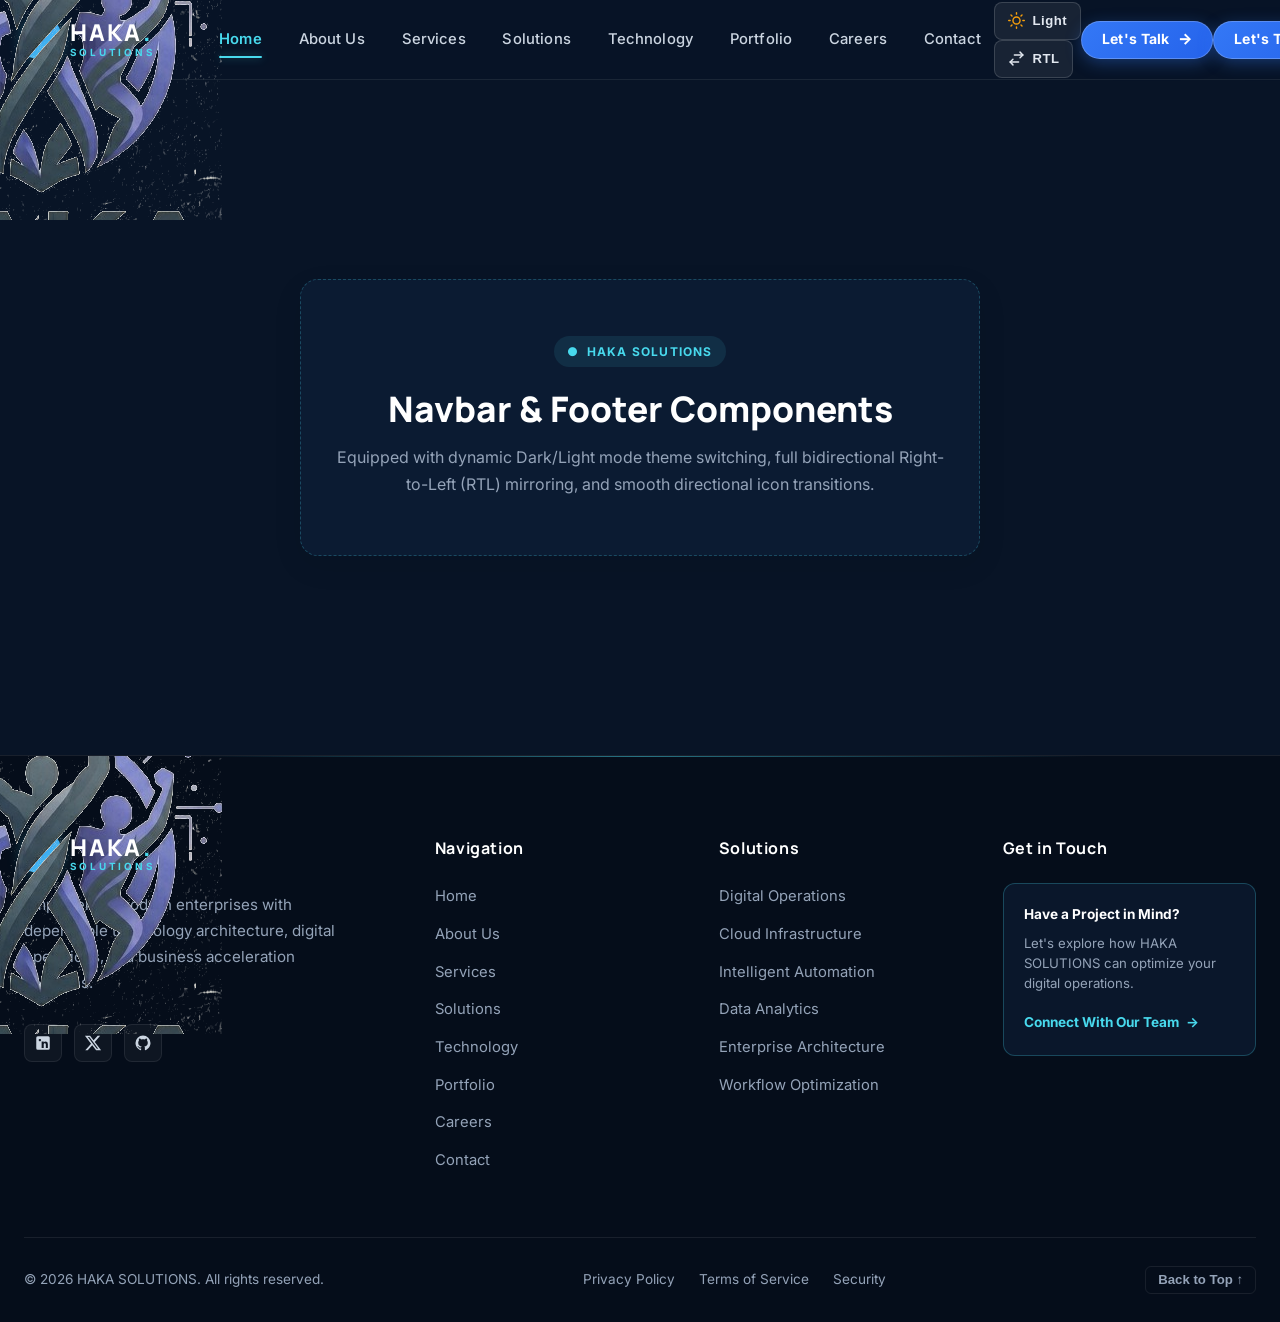
<file: navbar.html>
<!DOCTYPE html>
<html lang="en" dir="ltr" data-theme="dark">
<head>
  <meta charset="UTF-8">
  <meta name="viewport" content="width=device-width, initial-scale=1.0">
  <title>HAKA SOLUTIONS — Responsive Navbar & Footer</title>
  <meta name="description" content="HAKA SOLUTIONS — Premium corporate technology navbar and footer components with Dark/Light mode and full RTL support.">

  <!-- Google Fonts: Inter & Manrope -->
  <link rel="preconnect" href="https://fonts.googleapis.com">
  <link rel="preconnect" href="https://fonts.gstatic.com" crossorigin>
  <link href="https://fonts.googleapis.com/css2?family=Inter:wght@400;500;600;700;800&family=Manrope:wght@600;700;800&display=swap" rel="stylesheet">

    <!-- Favicon & App Icons -->
  <link rel="icon" type="image/png" sizes="32x32" href="favicon-32x32.png">
  <link rel="icon" type="image/png" sizes="16x16" href="favicon-16x16.png">
  <link rel="shortcut icon" href="favicon.ico">
  <link rel="apple-touch-icon" sizes="180x180" href="apple-touch-icon.png">

  <style>
    /* ==========================================================================
       1. CSS VARIABLES & THEME TOKENS
       ========================================================================== */
    :root {
      /* Base Typography & Sizing */
      --font-body: 'Inter', -apple-system, BlinkMacSystemFont, sans-serif;
      --font-heading: 'Manrope', 'Inter', sans-serif;
      --transition-standard: 0.28s cubic-bezier(0.4, 0, 0.2, 1);
      --nav-height: 80px;
      --nav-height-scrolled: 70px;
      --max-width-container: 1280px;
      --blur-strength: 16px;

      /* Dark Mode Palette (Default) */
      --color-bg-primary: #081426;              /* Dark Navy Background */
      --color-bg-nav: rgba(8, 20, 38, 0.92);    /* Translucent Navy */
      --color-bg-mobile: #081426;               /* Mobile Drawer */
      --color-bg-footer: #050D1A;              /* Deep Footer Navy */
      --color-bg-card: rgba(14, 30, 56, 0.7);   /* Surface Cards */
      --color-accent-blue: #3478F6;             /* Electric Blue */
      --color-accent-blue-hover: #2563eb;
      --color-accent-cyan: #48D9ED;             /* Cyan Highlight */
      --color-accent-cyan-glow: rgba(72, 217, 237, 0.4);
      --color-accent-blue-glow: rgba(52, 120, 246, 0.35);

      /* Typography & Borders (Dark Mode) */
      --color-text-heading: #FFFFFF;
      --color-text-nav: #CBD5E1;
      --color-text-muted: #94A3B8;
      --border-subtle: rgba(255, 255, 255, 0.08);
      --border-glass: rgba(72, 217, 237, 0.25);
      --border-scrolled: rgba(72, 217, 237, 0.2);

      /* Control Buttons (Dark Mode) */
      --btn-control-bg: rgba(255, 255, 255, 0.07);
      --btn-control-border: rgba(255, 255, 255, 0.15);
      --btn-control-hover: rgba(52, 120, 246, 0.25);
      --btn-control-text: #E2E8F0;
    }

    /* Light Mode Overrides */
    [data-theme="light"] {
      --color-bg-primary: #F8FAFC;              /* Clean Slate */
      --color-bg-nav: rgba(255, 255, 255, 0.94);/* Translucent Light Header */
      --color-bg-mobile: #FFFFFF;
      --color-bg-footer: #081426;              /* Corporate Navy Footer Anchor */
      --color-bg-card: #FFFFFF;
      --color-accent-blue: #2563EB;
      --color-accent-blue-hover: #1D4ED8;
      --color-accent-cyan: #0284C7;
      --color-accent-cyan-glow: rgba(2, 132, 199, 0.25);
      --color-accent-blue-glow: rgba(37, 99, 235, 0.2);

      --color-text-heading: #0F172A;
      --color-text-nav: #334155;
      --color-text-muted: #64748B;
      --border-subtle: #E2E8F0;
      --border-glass: rgba(37, 99, 235, 0.22);
      --border-scrolled: #CBD5E1;

      --btn-control-bg: rgba(15, 23, 42, 0.06);
      --btn-control-border: #CBD5E1;
      --btn-control-hover: rgba(37, 99, 235, 0.12);
      --btn-control-text: #0F172A;
    }

    /* Keep footer text light in both themes */
    .haka-footer {
      --color-text-heading: #FFFFFF !important;
      --color-text-nav: #CBD5E1 !important;
      --color-text-muted: #94A3B8 !important;
      --border-subtle: rgba(255, 255, 255, 0.08) !important;
      --color-accent-cyan: #48D9ED !important;
      --border-glass: rgba(72, 217, 237, 0.25) !important;
    }

    /* ==========================================================================
       2. RESET & BASE STYLES
       ========================================================================== */
    *, *::before, *::after {
      box-sizing: border-box;
      margin: 0;
      padding: 0;
    }

    html {
      scroll-behavior: smooth;
      scroll-padding-top: var(--nav-height);
      overflow-x: clip;
      width: 100%;
      max-width: 100%;
    }

    body {
      padding-top: var(--nav-height);
      background-color: var(--color-bg-primary);
      color: var(--color-text-nav);
      font-family: var(--font-body);
      line-height: 1.6;
      -webkit-font-smoothing: antialiased;
      -moz-osx-font-smoothing: grayscale;
      overflow-x: clip;
      width: 100%;
      max-width: 100%;
      position: relative;
      display: flex;
      flex-direction: column;
      min-height: 100vh;
      transition: background-color var(--transition-standard), color var(--transition-standard);
    }

    body.auth-page-body {
      padding-top: 0;
    }

    body.nav-open {
      overflow: hidden;
    }

    a {
      color: inherit;
      text-decoration: none;
      transition: all var(--transition-standard);
    }

    .container {
      max-width: var(--max-width-container);
      margin: 0 auto;
      padding: 0 1.5rem;
      width: 100%;
    }

    /* ==========================================================================
       3. NAVIGATION BAR COMPONENT
       ========================================================================== */
    .haka-header {
      position: fixed;
      top: 0;
      left: 0;
      right: 0;
      width: 100%;
      z-index: 1000;
      background-color: var(--color-bg-nav);
      backdrop-filter: blur(var(--blur-strength));
      -webkit-backdrop-filter: blur(var(--blur-strength));
      border-bottom: 1px solid var(--border-subtle);
      transition: height var(--transition-standard),
                  background-color var(--transition-standard),
                  border-color var(--transition-standard),
                  box-shadow var(--transition-standard);
      height: var(--nav-height);
    }

    .haka-header.is-scrolled {
      height: var(--nav-height-scrolled);
      border-bottom-color: var(--border-scrolled);
      box-shadow: 0 10px 30px -10px rgba(0, 0, 0, 0.25);
    }

    .haka-container {
      max-width: var(--max-width-container);
      margin: 0 auto;
      height: 100%;
      padding: 0 1.5rem;
      display: flex;
      align-items: center;
      justify-content: space-between;
      position: relative;
    }

    /* Brand Logo */
    .haka-logo-link {
      display: inline-flex;
      align-items: center;
      gap: 0.65rem;
      text-decoration: none;
      user-select: none;
      z-index: 1010;
      flex-shrink: 0;
    }

    .logo-brand-mark {
      width: 36px;
      height: 36px;
      background: linear-gradient(135deg, var(--color-accent-blue) 0%, var(--color-accent-cyan) 100%);
      border-radius: 9px;
      display: flex;
      align-items: center;
      justify-content: center;
      box-shadow: 0 0 16px var(--color-accent-cyan-glow);
      transition: transform var(--transition-standard), box-shadow var(--transition-standard);
      flex-shrink: 0;
    }

    .haka-logo-link:hover .logo-brand-mark {
      transform: scale(1.05) rotate(2deg);
      box-shadow: 0 0 22px var(--color-accent-cyan-glow);
    }

    .logo-brand-mark svg {
      width: 20px;
      height: 20px;
      fill: #FFFFFF;
    }

    .logo-text-group {
      display: flex;
      flex-direction: column;
      line-height: 1;
    }

    .logo-main {
      font-family: var(--font-heading);
      font-size: 1.45rem;
      font-weight: 800;
      color: var(--color-text-heading);
      letter-spacing: 0.08em;
      display: flex;
      align-items: center;
      transition: color var(--transition-standard);
    }

    .logo-dot {
      color: var(--color-accent-cyan);
      text-shadow: 0 0 10px var(--color-accent-cyan-glow);
      margin-left: 1px;
    }

    .logo-subtitle {
      font-size: 0.62rem;
      font-weight: 700;
      color: var(--color-accent-cyan);
      letter-spacing: 0.28em;
      margin-top: 3px;
      text-transform: uppercase;
    }

    /* Desktop Navigation Menu */
    .haka-nav {
      display: flex;
      align-items: center;
      margin-left: clamp(2.5rem, 4vw, 4.5rem);
    }

    .haka-nav-list {
      display: flex;
      align-items: center;
      list-style: none;
      gap: clamp(0.35rem, 0.75vw, 0.75rem);
    }

    .haka-nav-link {
      position: relative;
      display: block;
      padding: 0.55rem 0.85rem;
      font-size: 0.925rem;
      font-weight: 500;
      color: var(--color-text-nav);
      letter-spacing: 0.01em;
      border-radius: 6px;
      white-space: nowrap;
      transition: color var(--transition-standard), background-color var(--transition-standard);
    }

    .haka-nav-link::after {
      content: '';
      position: absolute;
      left: 0.85rem;
      right: 0.85rem;
      bottom: 2px;
      height: 2px;
      background: linear-gradient(90deg, var(--color-accent-blue), var(--color-accent-cyan));
      border-radius: 2px;
      opacity: 0;
      transform: scaleX(0.4);
      transform-origin: center;
      transition: opacity var(--transition-standard), transform var(--transition-standard);
    }

    .haka-nav-link:hover {
      color: var(--color-text-heading);
      background-color: var(--btn-control-bg);
    }

    .haka-nav-link:hover::after {
      opacity: 1;
      transform: scaleX(1);
    }

    .haka-nav-link.active {
      color: var(--color-accent-cyan);
      font-weight: 600;
    }

    .haka-nav-link.active::after {
      opacity: 1;
      transform: scaleX(1);
      background: var(--color-accent-cyan);
      box-shadow: 0 0 8px var(--color-accent-cyan-glow);
    }

    /* ==========================================================================
       4. CONTROLS: THEME TOGGLE, RTL & CTA ACTION BUTTONS
       ========================================================================== */
    .haka-actions-group {
      display: flex;
      align-items: center;
      gap: 0.75rem;
      margin-left: auto;
      flex-shrink: 0;
    }

    .haka-cta-group {
      display: flex;
      align-items: center;
      gap: 0.65rem;
      flex-shrink: 0;
    }

    .haka-controls-group {
      display: flex;
      align-items: center;
      gap: 0.55rem;
      margin-left: 0;
      flex-shrink: 0;
      padding-left: 0.65rem;
      border-left: 1px solid var(--border-subtle);
    }

    [dir="rtl"] .haka-controls-group {
      padding-left: 0;
      padding-right: 0.65rem;
      border-left: none;
      border-right: 1px solid var(--border-subtle);
    }

    /* Optional: Client Login Button */
    .haka-nav-btn-secondary {
      position: relative;
      display: inline-flex;
      align-items: center;
      justify-content: center;
      gap: 0.45rem;
      height: 38px;
      padding: 0 0.95rem;
      font-size: 0.85rem;
      font-weight: 600;
      letter-spacing: 0.02em;
      color: var(--btn-control-text);
      background-color: var(--btn-control-bg);
      border: 1px solid var(--btn-control-border);
      border-radius: 9999px;
      text-decoration: none;
      white-space: nowrap;
      transition: all var(--transition-standard);
      cursor: pointer;
      user-select: none;
    }

    .haka-nav-btn-secondary .btn-icon-user {
      width: 15px;
      height: 15px;
      flex-shrink: 0;
      color: var(--color-accent-cyan);
      transition: transform var(--transition-standard), color var(--transition-standard);
    }

    .haka-nav-btn-secondary:hover {
      background-color: var(--btn-control-hover);
      border-color: var(--color-accent-cyan);
      color: var(--color-accent-cyan);
      transform: translateY(-1px);
      box-shadow: 0 4px 14px rgba(72, 217, 237, 0.18);
    }

    .haka-nav-btn-secondary:hover .btn-icon-user {
      transform: scale(1.12);
      color: var(--color-accent-cyan);
    }

    .haka-nav-btn-secondary:active {
      transform: translateY(0);
    }

    /* Primary CTA: Let's Talk Button */
    .haka-nav-btn-primary {
      position: relative;
      display: inline-flex;
      align-items: center;
      justify-content: center;
      gap: 0.5rem;
      height: 38px;
      padding: 0 1.25rem;
      font-size: 0.875rem;
      font-weight: 700;
      letter-spacing: 0.02em;
      color: #FFFFFF !important;
      background: linear-gradient(135deg, var(--color-accent-blue) 0%, #2563eb 100%);
      border: 1px solid rgba(255, 255, 255, 0.22);
      border-radius: 9999px;
      text-decoration: none;
      white-space: nowrap;
      box-shadow: 0 4px 16px var(--color-accent-blue-glow);
      transition: all var(--transition-standard);
      cursor: pointer;
      user-select: none;
      overflow: hidden;
    }

    .haka-nav-btn-primary::before {
      content: '';
      position: absolute;
      top: 0;
      left: -100%;
      width: 100%;
      height: 100%;
      background: linear-gradient(90deg, transparent, rgba(255, 255, 255, 0.25), transparent);
      transition: left 0.55s ease;
    }

    .haka-nav-btn-primary:hover {
      background: linear-gradient(135deg, #1d4ed8 0%, var(--color-accent-blue) 100%);
      border-color: rgba(72, 217, 237, 0.5);
      box-shadow: 0 6px 22px var(--color-accent-blue-glow), 0 0 16px var(--color-accent-cyan-glow);
      transform: translateY(-1px);
    }

    .haka-nav-btn-primary:hover::before {
      left: 100%;
    }

    .haka-nav-btn-primary:active {
      transform: translateY(0);
    }

    .haka-nav-btn-primary .cta-arrow {
      display: inline-block;
      font-weight: 800;
      font-size: 0.95rem;
      transition: transform var(--transition-standard);
    }

    .haka-nav-btn-primary:hover .cta-arrow {
      transform: translateX(3px);
    }

    [dir="rtl"] .haka-nav-btn-primary .cta-arrow {
      transform: scaleX(-1);
    }

    [dir="rtl"] .haka-nav-btn-primary:hover .cta-arrow {
      transform: scaleX(-1) translateX(3px);
    }

    .haka-control-btn {
      position: relative;
      background-color: var(--btn-control-bg);
      border: 1px solid var(--btn-control-border);
      border-radius: 8px;
      color: var(--btn-control-text);
      cursor: pointer;
      display: inline-flex;
      align-items: center;
      justify-content: center;
      gap: 0.45rem;
      height: 38px;
      padding: 0 0.8rem;
      font-size: 0.82rem;
      font-weight: 700;
      letter-spacing: 0.04em;
      transition: all var(--transition-standard);
      user-select: none;
    }

    /* Ensure clicks anywhere on button trigger properly */
    .haka-control-btn * {
      pointer-events: none;
    }

    .haka-control-btn:hover {
      background-color: var(--btn-control-hover);
      border-color: var(--color-accent-cyan);
      color: var(--color-accent-cyan);
      transform: translateY(-1px);
    }

    .haka-control-btn:active {
      transform: translateY(0);
    }

    /* Active Highlight for RTL Button when enabled */
    .haka-control-btn.is-active-rtl {
      background-color: rgba(72, 217, 237, 0.18);
      border-color: var(--color-accent-cyan);
      color: var(--color-accent-cyan);
      box-shadow: 0 0 10px var(--color-accent-cyan-glow);
    }

    .haka-control-btn svg {
      width: 17px;
      height: 17px;
      flex-shrink: 0;
    }

    /* Theme Toggle Sun & Moon Icons */
    .icon-sun {
      display: inline-block;
      color: #F59E0B;
    }

    .icon-moon {
      display: none;
      color: #38BDF8;
    }

    [data-theme="light"] .icon-sun {
      display: none;
    }

    [data-theme="light"] .icon-moon {
      display: inline-block;
      color: #2563EB;
    }

    /* ==========================================================================
       5. HAMBURGER TOGGLE BUTTON & MOBILE MENU
       ========================================================================== */
    .haka-hamburger-btn {
      display: none;
      margin-left: 0.75rem;
      position: relative;
      background-color: var(--btn-control-bg);
      border: 1px solid var(--btn-control-border);
      width: 40px;
      height: 40px;
      border-radius: 9px;
      cursor: pointer;
      align-items: center;
      justify-content: center;
      flex-direction: column;
      gap: 5px;
      padding: 0;
      transition: background-color var(--transition-standard),
                  border-color var(--transition-standard);
      z-index: 1010;
      flex-shrink: 0;
    }

    .haka-hamburger-btn:hover {
      background-color: var(--btn-control-hover);
      border-color: var(--color-accent-cyan);
    }

    .hamburger-line {
      display: block;
      width: 20px;
      height: 2px;
      background-color: var(--color-text-heading);
      border-radius: 2px;
      transition: transform 0.3s cubic-bezier(0.4, 0, 0.2, 1),
                  opacity 0.2s ease,
                  background-color var(--transition-standard);
    }

    .haka-hamburger-btn[aria-expanded="true"] .hamburger-line:nth-child(1) {
      transform: translateY(7px) rotate(45deg);
      background-color: var(--color-accent-cyan);
    }

    .haka-hamburger-btn[aria-expanded="true"] .hamburger-line:nth-child(2) {
      opacity: 0;
      transform: scaleX(0);
    }

    .haka-hamburger-btn[aria-expanded="true"] .hamburger-line:nth-child(3) {
      transform: translateY(-7px) rotate(-45deg);
      background-color: var(--color-accent-cyan);
    }

    .haka-mobile-backdrop {
      display: none;
    }

    /* Mobile View (<= 1024px) */
    @media (max-width: 1024px) {
      .haka-hamburger-btn {
        display: flex;
      }

      .haka-actions-group {
        margin-left: auto;
        gap: 0.55rem;
      }

      /* Hide Dark/RTL controls from header bar on mobile (moved inside drawer) */
      .haka-header .haka-controls-group {
        display: none !important;
      }

      /* In mobile header, keep only Primary CTA to save space */
      .haka-cta-group .haka-nav-btn-secondary {
        display: none;
      }

      /* Mobile Drawer CTAs & Controls - hidden on desktop */
      .haka-nav-mobile-cta,
      .haka-nav-mobile-controls {
        display: none;
      }

      .haka-mobile-backdrop {
        display: block;
        position: fixed;
        inset: 0;
        background: rgba(4, 10, 20, 0.75);
        backdrop-filter: blur(8px);
        -webkit-backdrop-filter: blur(8px);
        opacity: 0;
        visibility: hidden;
        pointer-events: none;
        transition: opacity 0.3s ease, visibility 0.3s ease;
        z-index: 998;
      }

      .haka-mobile-backdrop.is-active {
        opacity: 1;
        visibility: visible;
        pointer-events: auto;
      }

      .haka-nav {
        position: fixed;
        top: 0;
        right: 0;
        left: auto;
        width: 100%;
        max-width: min(340px, 85vw);
        height: 100vh;
        height: 100dvh;
        background-color: var(--color-bg-mobile);
        border-left: 1px solid var(--border-scrolled);
        box-shadow: -15px 0 35px rgba(0, 0, 0, 0.65);
        padding: calc(var(--nav-height) + 1.25rem) 1.5rem 2rem;
        margin-left: 0;
        display: flex;
        flex-direction: column;
        justify-content: flex-start;
        transform: translateX(105%);
        visibility: hidden;
        pointer-events: none;
        transition: transform 0.35s cubic-bezier(0.16, 1, 0.3, 1),
                    visibility 0.35s cubic-bezier(0.16, 1, 0.3, 1);
        z-index: 999;
        overflow-y: auto;
        -webkit-overflow-scrolling: touch;
      }

      .haka-nav.is-open {
        transform: translateX(0) !important;
        visibility: visible;
        pointer-events: auto;
      }

      .haka-nav-list {
        flex-direction: column;
        align-items: stretch;
        gap: 0.35rem;
        width: 100%;
      }

      .haka-nav-item {
        width: 100%;
      }

      .haka-nav-link {
        font-size: 1.05rem;
        padding: 0.85rem 1rem;
        border-radius: 8px;
        display: flex;
        align-items: center;
        justify-content: space-between;
        border: 1px solid transparent;
      }

      .haka-nav-link::after {
        display: none;
      }

      .haka-nav-link:hover {
        background-color: var(--btn-control-hover);
        color: var(--color-text-heading);
      }

      .haka-nav-link.active {
        color: var(--color-accent-cyan);
        background: linear-gradient(90deg, rgba(72, 217, 237, 0.12) 0%, rgba(52, 120, 246, 0.05) 100%);
        border-color: var(--border-glass);
      }

      .haka-nav-link.active::before {
        content: '';
        width: 6px;
        height: 6px;
        border-radius: 50%;
        background-color: var(--color-accent-cyan);
        box-shadow: 0 0 8px var(--color-accent-cyan-glow);
        order: 2;
      }

      /* Mobile Drawer Preferences / Controls */
      .haka-nav-mobile-controls {
        display: grid;
        grid-template-columns: 1fr 1fr;
        gap: 0.65rem;
        margin-top: 1.5rem;
        padding-top: 1.25rem;
        border-top: 1px solid var(--border-subtle);
        width: 100%;
      }

      .haka-nav-mobile-controls .haka-control-btn {
        width: 100%;
        height: 42px;
        font-size: 0.88rem;
        border-radius: 9px;
        gap: 0.45rem;
        padding: 0 0.75rem;
      }

      /* Mobile Drawer CTAs */
      .haka-nav-mobile-cta {
        display: flex;
        flex-direction: column;
        gap: 0.75rem;
        margin-top: 0.85rem;
        padding-top: 0;
        border-top: none;
        width: 100%;
      }

      .haka-nav-mobile-cta .haka-nav-btn-secondary,
      .haka-nav-mobile-cta .haka-nav-btn-primary {
        width: 100%;
        height: 44px;
        font-size: 0.95rem;
        border-radius: 9px;
      }
    }

    @media (max-width: 640px) {
      .haka-header .haka-cta-group {
        display: none;
      }
    }

    @media (max-width: 1240px) and (min-width: 1025px) {
      .haka-nav {
        margin-left: 1.75rem;
      }
      .haka-nav-list {
        gap: 0.25rem;
      }
      .haka-nav-link {
        padding: 0.5rem 0.65rem;
        font-size: 0.88rem;
      }
      .haka-actions-group {
        gap: 0.5rem;
        margin-left: auto;
      }
      .haka-cta-group {
        gap: 0.45rem;
      }
      .haka-nav-btn-secondary {
        padding: 0 0.8rem;
        font-size: 0.82rem;
      }
      .haka-nav-btn-primary {
        padding: 0 1rem;
        font-size: 0.84rem;
      }
    }

    /* ==========================================================================
       6. RTL (RIGHT-TO-LEFT) COMPLETE SUPPORT & ICON MIRRORING
       ========================================================================== */
    [dir="rtl"] {
      direction: rtl;
      text-align: right;
    }

    /* Flip navigation order in RTL mode */
    [dir="rtl"] .haka-nav {
      margin-left: 0;
      margin-right: clamp(2.5rem, 4vw, 4.5rem);
    }

    [dir="rtl"] .haka-actions-group {
      margin-left: 0;
      margin-right: auto;
    }

    [dir="rtl"] .haka-controls-group {
      margin-left: 0;
      margin-right: 0;
    }

    [dir="rtl"] .haka-hamburger-btn {
      margin-left: 0;
      margin-right: 0.5rem;
    }

    [dir="rtl"] .logo-dot {
      margin-left: 0;
      margin-right: 1px;
    }

    /* In RTL, mobile drawer slides in from the left side */
    @media (max-width: 1024px) {
      [dir="rtl"] .haka-actions-group {
        margin-left: 0;
        margin-right: auto;
      }

      [dir="rtl"] .haka-controls-group {
        margin-left: 0;
        margin-right: 0;
      }

      [dir="rtl"] .haka-nav {
        right: auto;
        left: 0;
        border-left: none;
        border-right: 1px solid var(--border-scrolled);
        box-shadow: 15px 0 35px rgba(0, 0, 0, 0.65);
        transform: translateX(-105%);
        visibility: hidden;
        pointer-events: none;
      }

      [dir="rtl"] .haka-nav.is-open {
        transform: translateX(0) !important;
        visibility: visible;
        pointer-events: auto;
      }
    }

    /* Directional elements flip automatically in RTL */
    [dir="rtl"] .flip-rtl {
      transform: scaleX(-1) !important;
      display: inline-block;
    }

    [dir="rtl"] .footer-link:hover {
      transform: translateX(-4px) !important;
    }

    [dir="rtl"] .footer-contact-link:hover .flip-rtl {
      transform: scaleX(-1) translateX(4px) !important;
    }

    /* ==========================================================================
       7. CONTENT SPACER (FOR TESTING STICKY SCROLL & VIEWING FOOTER)
       ========================================================================== */
    .page-content-area {
      flex: 1;
      padding: 6rem 1.5rem;
      display: flex;
      align-items: center;
      justify-content: center;
      text-align: center;
      min-height: 75vh;
    }

    .content-placeholder-box {
      max-width: 680px;
      padding: 3.5rem 2rem;
      border-radius: 18px;
      background-color: var(--color-bg-card);
      border: 1px dashed var(--border-glass);
      box-shadow: 0 10px 30px rgba(0, 0, 0, 0.08);
      transition: all var(--transition-standard);
    }

    .placeholder-badge {
      display: inline-flex;
      align-items: center;
      gap: 0.45rem;
      font-size: 0.75rem;
      font-weight: 700;
      text-transform: uppercase;
      letter-spacing: 0.1em;
      color: var(--color-accent-cyan);
      background: rgba(72, 217, 237, 0.1);
      padding: 0.35rem 0.85rem;
      border-radius: 999px;
      margin-bottom: 1.25rem;
    }

    .placeholder-title {
      font-family: var(--font-heading);
      font-size: clamp(1.6rem, 3.5vw, 2.2rem);
      font-weight: 800;
      color: var(--color-text-heading);
      margin-bottom: 0.85rem;
      line-height: 1.25;
      transition: color var(--transition-standard);
    }

    .placeholder-desc {
      font-size: 1rem;
      color: var(--color-text-muted);
      line-height: 1.7;
      transition: color var(--transition-standard);
    }

    /* ==========================================================================
       8. FOOTER COMPONENT
       ========================================================================== */
    .haka-footer {
      background-color: var(--color-bg-footer);
      color: var(--color-text-nav);
      border-top: 1px solid var(--border-subtle);
      position: relative;
      overflow: hidden;
      padding-top: 5rem;
    }

    .footer-glow-accent {
      position: absolute;
      top: 0;
      left: 50%;
      transform: translateX(-50%);
      width: 70%;
      height: 1px;
      background: linear-gradient(90deg, transparent 0%, var(--color-accent-cyan) 50%, transparent 100%);
      opacity: 0.5;
    }

    .footer-top-grid {
      display: grid;
      grid-template-columns: 1.4fr 0.9fr 0.9fr 1fr;
      gap: 3.5rem;
      padding-bottom: 4rem;
      border-bottom: 1px solid var(--border-subtle);
    }

    /* Brand Column */
    .footer-brand-col {
      display: flex;
      flex-direction: column;
      align-items: flex-start;
    }

    .footer-tagline {
      font-size: 0.95rem;
      color: var(--color-text-muted);
      line-height: 1.7;
      margin: 1.25rem 0 1.75rem;
      max-width: 340px;
    }

    .footer-social-links {
      display: flex;
      align-items: center;
      gap: 0.75rem;
    }

    .footer-social-icon {
      width: 38px;
      height: 38px;
      border-radius: 8px;
      background: rgba(255, 255, 255, 0.04);
      border: 1px solid var(--border-subtle);
      color: var(--color-text-nav);
      display: flex;
      align-items: center;
      justify-content: center;
      transition: all var(--transition-standard);
    }

    .footer-social-icon svg {
      width: 18px;
      height: 18px;
    }

    .footer-social-icon:hover {
      background: rgba(52, 120, 246, 0.2);
      border-color: var(--color-accent-cyan);
      color: var(--color-accent-cyan);
      transform: translateY(-2px);
      box-shadow: 0 4px 12px var(--color-accent-cyan-glow);
    }

    /* Links Columns */
    .footer-col-title {
      font-family: var(--font-heading);
      font-size: 1rem;
      font-weight: 700;
      color: var(--color-text-heading);
      letter-spacing: 0.04em;
      margin-bottom: 1.35rem;
    }

    .footer-links-list {
      list-style: none;
      display: flex;
      flex-direction: column;
      gap: 0.75rem;
    }

    .footer-link {
      font-size: 0.925rem;
      color: var(--color-text-muted);
      transition: color var(--transition-standard), transform var(--transition-standard);
      display: inline-flex;
      align-items: center;
    }

    .footer-link:hover {
      color: var(--color-accent-cyan);
      transform: translateX(4px);
    }

    /* Contact Card in Footer */
    .footer-contact-box {
      background: rgba(14, 30, 56, 0.6);
      border: 1px solid var(--border-glass);
      border-radius: 12px;
      padding: 1.25rem;
    }

    .footer-contact-title {
      font-size: 0.85rem;
      font-weight: 700;
      color: var(--color-text-heading);
      margin-bottom: 0.5rem;
    }

    .footer-contact-text {
      font-size: 0.825rem;
      color: var(--color-text-muted);
      line-height: 1.5;
      margin-bottom: 1rem;
    }

    .footer-contact-link {
      display: inline-flex;
      align-items: center;
      gap: 0.45rem;
      font-size: 0.85rem;
      font-weight: 700;
      color: var(--color-accent-cyan);
      transition: gap var(--transition-standard);
    }

    .footer-contact-link:hover {
      gap: 0.65rem;
      color: #FFFFFF;
    }

    .footer-contact-link .flip-rtl {
      transition: transform var(--transition-standard);
    }

    /* Bottom Copyright Bar */
    .footer-bottom-bar {
      padding: 1.75rem 0;
      display: flex;
      align-items: center;
      justify-content: space-between;
      font-size: 0.85rem;
      color: var(--color-text-muted);
      flex-wrap: wrap;
      gap: 1rem;
    }

    .footer-legal-links {
      display: flex;
      align-items: center;
      gap: 1.5rem;
      list-style: none;
    }

    .footer-legal-links a:hover {
      color: var(--color-accent-cyan);
    }

    /* Back To Top Button */
    .back-to-top-btn {
      display: inline-flex;
      align-items: center;
      gap: 0.4rem;
      font-size: 0.825rem;
      font-weight: 600;
      color: var(--color-text-muted);
      background: transparent;
      border: 1px solid var(--border-subtle);
      border-radius: 6px;
      padding: 0.35rem 0.75rem;
      cursor: pointer;
      transition: all var(--transition-standard);
    }

    .back-to-top-btn:hover {
      color: var(--color-accent-cyan);
      border-color: var(--color-accent-cyan);
      background: rgba(72, 217, 237, 0.08);
      transform: translateY(-2px);
    }

    /* Responsive Breakpoints for Footer */
    @media (max-width: 1024px) {
      .footer-top-grid {
        grid-template-columns: 1fr 1fr;
        gap: 2.5rem;
      }
    }

    @media (max-width: 768px) {
      .footer-top-grid {
        grid-template-columns: 1fr;
        gap: 2.5rem;
      }

      .footer-bottom-bar {
        flex-direction: column;
        align-items: flex-start;
      }
    }

    /* Client Login Modal Component */
    .haka-login-modal {
      position: fixed;
      inset: 0;
      z-index: 2000;
      display: flex;
      align-items: center;
      justify-content: center;
      opacity: 0;
      visibility: hidden;
      transition: opacity 0.3s ease, visibility 0.3s ease;
      padding: 1.5rem;
    }

    .haka-login-modal.is-open {
      opacity: 1;
      visibility: visible;
    }

    .login-modal-backdrop {
      position: absolute;
      inset: 0;
      background: rgba(4, 10, 20, 0.82);
      backdrop-filter: blur(12px);
      -webkit-backdrop-filter: blur(12px);
    }

    .login-modal-container {
      position: relative;
      z-index: 1;
      width: 100%;
      max-width: 440px;
      transform: translateY(16px) scale(0.97);
      transition: transform 0.3s cubic-bezier(0.16, 1, 0.3, 1);
    }

    .haka-login-modal.is-open .login-modal-container {
      transform: translateY(0) scale(1);
    }

    .login-modal-card {
      position: relative;
      background-color: var(--color-bg-card);
      border: 1px solid var(--border-glass);
      border-radius: 18px;
      padding: 2.25rem 2rem;
      box-shadow: 0 24px 60px rgba(0, 0, 0, 0.5), 0 0 30px rgba(52, 120, 246, 0.15);
    }

    .login-modal-close {
      position: absolute;
      top: 1.25rem;
      right: 1.25rem;
      background: var(--btn-control-bg);
      border: 1px solid var(--btn-control-border);
      color: var(--color-text-muted);
      width: 34px;
      height: 34px;
      border-radius: 8px;
      display: flex;
      align-items: center;
      justify-content: center;
      cursor: pointer;
      transition: all var(--transition-standard);
    }

    [dir="rtl"] .login-modal-close {
      right: auto;
      left: 1.25rem;
    }

    .login-modal-close:hover {
      color: var(--color-text-heading);
      border-color: var(--color-accent-cyan);
      background-color: var(--btn-control-hover);
      transform: rotate(90deg);
    }

    .login-modal-header {
      text-align: center;
      margin-bottom: 1.75rem;
    }

    .login-modal-icon {
      width: 48px;
      height: 48px;
      margin: 0 auto 1rem;
      background: linear-gradient(135deg, rgba(52, 120, 246, 0.2) 0%, rgba(72, 217, 237, 0.2) 100%);
      border: 1px solid var(--border-glass);
      border-radius: 12px;
      display: flex;
      align-items: center;
      justify-content: center;
      color: var(--color-accent-cyan);
      box-shadow: 0 0 16px var(--color-accent-cyan-glow);
    }

    .login-modal-title {
      font-family: var(--font-heading);
      font-size: 1.45rem;
      font-weight: 700;
      color: var(--color-text-heading);
      margin-bottom: 0.4rem;
    }

    .login-modal-subtitle {
      font-size: 0.88rem;
      color: var(--color-text-muted);
      line-height: 1.5;
    }

    .login-modal-form .form-group {
      margin-bottom: 1.15rem;
    }

    .login-modal-form .form-label {
      display: block;
      font-size: 0.82rem;
      font-weight: 600;
      color: var(--color-text-heading);
      margin-bottom: 0.45rem;
    }

    .login-modal-form .form-label-row {
      display: flex;
      justify-content: space-between;
      align-items: center;
      margin-bottom: 0.45rem;
    }

    .login-modal-form .form-forgot-link {
      font-size: 0.78rem;
      font-weight: 600;
      color: var(--color-accent-cyan);
    }

    .login-modal-form .form-forgot-link:hover {
      text-decoration: underline;
    }

    .login-modal-form .form-input {
      width: 100%;
      height: 44px;
      padding: 0 1rem;
      background-color: var(--btn-control-bg);
      border: 1px solid var(--btn-control-border);
      border-radius: 9px;
      color: var(--color-text-heading);
      font-family: var(--font-body);
      font-size: 0.92rem;
      transition: all var(--transition-standard);
      outline: none;
    }

    .login-modal-form .form-input:focus {
      border-color: var(--color-accent-cyan);
      box-shadow: 0 0 0 3px rgba(72, 217, 237, 0.2);
      background-color: var(--color-bg-primary);
    }

    .form-options-row {
      display: flex;
      align-items: center;
      margin-bottom: 1.35rem;
    }

    .form-checkbox-label {
      display: inline-flex;
      align-items: center;
      gap: 0.5rem;
      font-size: 0.82rem;
      color: var(--color-text-muted);
      cursor: pointer;
      user-select: none;
    }

    .login-submit-btn {
      width: 100%;
      height: 44px;
      border-radius: 9px;
      font-size: 0.95rem;
      font-weight: 600;
    }

    .login-modal-footer-note {
      margin-top: 1.25rem;
      text-align: center;
      font-size: 0.8rem;
      color: var(--color-text-muted);
    }

    .login-modal-footer-note a {
      color: var(--color-accent-cyan);
      font-weight: 600;
    }

    .login-modal-footer-note a:hover {
      text-decoration: underline;
    }

    body.modal-open {
      overflow: hidden;
    }
  </style>
</head>
<body>

  <!-- ==========================================================================
       HAKA SOLUTIONS NAVIGATION BAR COMPONENT
       ========================================================================== -->
  <header class="haka-header" id="hakaHeader">
    <div class="haka-container">

      <!-- Brand Logo -->
      <a href="index.html" class="haka-logo-link" aria-label="HAKA SOLUTIONS Homepage">
        <div class="logo-brand-mark" aria-hidden="true">
          <img src="images/logo-icon.png" alt="HAKA SOLUTIONS Logo" class="logo-brand-icon">
        </div>
        <div class="logo-text-group">
          <div class="logo-main">HAKA<span class="logo-dot">.</span></div>
          <span class="logo-subtitle">SOLUTIONS</span>
        </div>
      </a>

      <!-- Navigation Menu -->
      <nav class="haka-nav" id="primaryNav" role="navigation" aria-label="Primary Navigation">
        <ul class="haka-nav-list" role="menubar">
          <li class="haka-nav-item" role="none">
            <a href="index.html" class="haka-nav-link active" role="menuitem" aria-current="page">Home</a>
          </li>
          <li class="haka-nav-item" role="none">
            <a href="about.html" class="haka-nav-link" role="menuitem">About Us</a>
          </li>
          <li class="haka-nav-item" role="none">
            <a href="services.html" class="haka-nav-link" role="menuitem">Services</a>
          </li>
          <li class="haka-nav-item" role="none">
            <a href="solutions.html" class="haka-nav-link" role="menuitem">Solutions</a>
          </li>
          <li class="haka-nav-item" role="none">
            <a href="technology.html" class="haka-nav-link" role="menuitem">Technology</a>
          </li>
          <li class="haka-nav-item" role="none">
            <a href="portfolio.html" class="haka-nav-link" role="menuitem">Portfolio</a>
          </li>
          <li class="haka-nav-item" role="none">
            <a href="careers.html" class="haka-nav-link" role="menuitem">Careers</a>
          </li>
          <li class="haka-nav-item" role="none">
            <a href="contact.html" class="haka-nav-link" role="menuitem">Contact</a>
          </li>
        </ul>

        <!-- Mobile Drawer Preferences / Controls -->
        <div class="haka-nav-mobile-controls">
          <button 
            type="button" 
            class="haka-control-btn theme-toggle-btn" 
            onclick="toggleTheme()"
            aria-label="Toggle dark and light mode"
            title="Toggle Dark / Light Theme"
          >
            <svg class="icon-sun" viewBox="0 0 24 24" fill="none" stroke="currentColor" stroke-width="2" stroke-linecap="round" stroke-linejoin="round" aria-hidden="true">
              <circle cx="12" cy="12" r="5"></circle>
              <line x1="12" y1="1" x2="12" y2="3"></line>
              <line x1="12" y1="21" x2="12" y2="23"></line>
              <line x1="4.22" y1="4.22" x2="5.64" y2="5.64"></line>
              <line x1="18.36" y1="18.36" x2="19.78" y2="19.78"></line>
              <line x1="1" y1="12" x2="3" y2="12"></line>
              <line x1="21" y1="12" x2="23" y2="12"></line>
              <line x1="4.22" y1="19.78" x2="5.64" y2="18.36"></line>
              <line x1="18.36" y1="5.64" x2="19.78" y2="4.22"></line>
            </svg>
            <svg class="icon-moon" viewBox="0 0 24 24" fill="none" stroke="currentColor" stroke-width="2" stroke-linecap="round" stroke-linejoin="round" aria-hidden="true">
              <path d="M21 12.79A9 9 0 1 1 11.21 3 7 7 0 0 0 21 12.79z"></path>
            </svg>
            <span class="themeLabel">Light</span>
          </button>

          <button 
            type="button" 
            class="haka-control-btn rtl-toggle-btn" 
            onclick="toggleRTL()"
            aria-label="Toggle text direction between LTR and RTL"
            title="Toggle RTL / LTR Direction"
          >
            <svg class="flip-rtl" viewBox="0 0 24 24" fill="none" stroke="currentColor" stroke-width="2" stroke-linecap="round" stroke-linejoin="round" aria-hidden="true">
              <polyline points="17 11 21 7 17 3"></polyline>
              <line x1="21" y1="7" x2="9" y2="7"></line>
              <polyline points="7 21 3 17 7 13"></polyline>
              <line x1="3" y1="17" x2="15" y2="17"></line>
            </svg>
            <span class="rtlLabel">RTL</span>
          </button>
        </div>

        <!-- Mobile Drawer Action Buttons -->
        <div class="haka-nav-mobile-cta">
          <a href="contact.html" class="haka-nav-btn-primary" aria-label="Contact HAKA Solutions">
            <span>Let's Talk</span>
            <span class="flip-rtl cta-arrow" aria-hidden="true">→</span>
          </a>
        </div>
      </nav>

      <!-- Right Actions: Controls & CTA Buttons -->
      <div class="haka-actions-group">
        <!-- Header CTA Buttons -->
        <div class="haka-cta-group">
          <!-- Primary CTA: Let's Talk -->
          <a href="contact.html" class="haka-nav-btn-primary" aria-label="Contact HAKA Solutions">
            <span>Let's Talk</span>
            <span class="flip-rtl cta-arrow" aria-hidden="true">→</span>
          </a>
        </div>

        <!-- Controls Group: Dark/Light Mode & RTL Toggles -->
        <div class="haka-controls-group">
          <!-- Dark/Light Theme Toggle -->
          <button 
            type="button" 
            class="haka-control-btn theme-toggle-btn" 
            id="themeToggleBtn"
            onclick="toggleTheme()"
            aria-label="Toggle dark and light mode"
            title="Toggle Dark / Light Theme"
          >
            <!-- Sun Icon (in dark mode to switch to light) -->
            <svg class="icon-sun" viewBox="0 0 24 24" fill="none" stroke="currentColor" stroke-width="2" stroke-linecap="round" stroke-linejoin="round" aria-hidden="true">
              <circle cx="12" cy="12" r="5"></circle>
              <line x1="12" y1="1" x2="12" y2="3"></line>
              <line x1="12" y1="21" x2="12" y2="23"></line>
              <line x1="4.22" y1="4.22" x2="5.64" y2="5.64"></line>
              <line x1="18.36" y1="18.36" x2="19.78" y2="19.78"></line>
              <line x1="1" y1="12" x2="3" y2="12"></line>
              <line x1="21" y1="12" x2="23" y2="12"></line>
              <line x1="4.22" y1="19.78" x2="5.64" y2="18.36"></line>
              <line x1="18.36" y1="5.64" x2="19.78" y2="4.22"></line>
            </svg>
            <!-- Moon Icon (in light mode to switch to dark) -->
            <svg class="icon-moon" viewBox="0 0 24 24" fill="none" stroke="currentColor" stroke-width="2" stroke-linecap="round" stroke-linejoin="round" aria-hidden="true">
              <path d="M21 12.79A9 9 0 1 1 11.21 3 7 7 0 0 0 21 12.79z"></path>
            </svg>
            <span class="themeLabel" id="themeLabel">Light</span>
          </button>

          <!-- RTL Text Direction Toggle -->
          <button 
            type="button" 
            class="haka-control-btn rtl-toggle-btn" 
            id="rtlToggleBtn"
            onclick="toggleRTL()"
            aria-label="Toggle text direction between LTR and RTL"
            title="Toggle RTL / LTR Direction"
          >
            <svg class="flip-rtl" viewBox="0 0 24 24" fill="none" stroke="currentColor" stroke-width="2" stroke-linecap="round" stroke-linejoin="round" aria-hidden="true">
              <polyline points="17 11 21 7 17 3"></polyline>
              <line x1="21" y1="7" x2="9" y2="7"></line>
              <polyline points="7 21 3 17 7 13"></polyline>
              <line x1="3" y1="17" x2="15" y2="17"></line>
            </svg>
            <span class="rtlLabel" id="rtlLabel">RTL</span>
          </button>
        </div>

        <!-- Accessible Hamburger Toggle Button (Tablets / Mobile) -->
        <button 
          type="button" 
          class="haka-hamburger-btn" 
          id="hamburgerBtn" 
          aria-expanded="false" 
          aria-controls="primaryNav" 
          aria-label="Toggle navigation menu"
        >
          <span class="hamburger-line"></span>
          <span class="hamburger-line"></span>
          <span class="hamburger-line"></span>
        </button>
      </div>

    </div>
  </header>

  <!-- Mobile Overlay Backdrop -->
  <div class="haka-mobile-backdrop" id="mobileBackdrop" aria-hidden="true"></div>

  <!-- ==========================================================================
       MAIN CONTENT AREA (SPACER)
       ========================================================================== -->
  <main class="page-content-area">
    <div class="content-placeholder-box">
      <span class="placeholder-badge">
        <span>●</span> HAKA SOLUTIONS
      </span>
      <h1 class="placeholder-title">Navbar & Footer Components</h1>
      <p class="placeholder-desc">
        Equipped with dynamic Dark/Light mode theme switching, full bidirectional Right-to-Left (RTL) mirroring, and smooth directional icon transitions.
      </p>
    </div>
  </main>

  <!-- ==========================================================================
       FOOTER SECTION: CORPORATE NAVY
       ========================================================================== -->
  <footer class="haka-footer" role="contentinfo">
    <div class="footer-glow-accent" aria-hidden="true"></div>
    
    <div class="container">
      <div class="footer-top-grid">

        <!-- Column 1: Brand Info & Socials -->
        <div class="footer-brand-col">
          <a href="index.html" class="haka-logo-link" aria-label="HAKA SOLUTIONS Homepage">
            <div class="logo-brand-mark" aria-hidden="true">
              <img src="images/logo-icon.png" alt="HAKA SOLUTIONS Logo" class="logo-brand-icon">
            </div>
            <div class="logo-text-group">
              <div class="logo-main">HAKA<span class="logo-dot">.</span></div>
              <span class="logo-subtitle">SOLUTIONS</span>
            </div>
          </a>

          <p class="footer-tagline">
            Empowering modern enterprises with dependable technology architecture, digital operations, and business acceleration solutions.
          </p>

          <div class="footer-social-links" aria-label="Social media channels">
            <a href="https://linkedin.com" target="_blank" rel="noopener noreferrer" class="footer-social-icon" aria-label="LinkedIn">
              <svg viewBox="0 0 24 24" fill="currentColor">
                <path d="M19 3a2 2 0 0 1 2 2v14a2 2 0 0 1-2 2H5a2 2 0 0 1-2-2V5a2 2 0 0 1 2-2h14m-.5 15.5v-5.3a3.26 3.26 0 0 0-3.26-3.26c-.85 0-1.84.52-2.28 1.3v-1.11h-2.79v8.37h2.79v-4.93c0-.77.62-1.4 1.39-1.4a1.4 1.4 0 0 1 1.4 1.4v4.93h2.75M6.46 10.9h2.8v8.37h-2.8V10.9M7.86 6.5a1.63 1.63 0 0 0-1.63 1.62c0 .9.73 1.63 1.63 1.63.9 0 1.63-.73 1.63-1.63 0-.9-.73-1.62-1.63-1.62Z"/>
              </svg>
            </a>
            <a href="https://twitter.com" target="_blank" rel="noopener noreferrer" class="footer-social-icon" aria-label="Twitter">
              <svg viewBox="0 0 24 24" fill="currentColor">
                <path d="M18.244 2.25h3.308l-7.227 8.26 8.502 11.24H16.17l-5.214-6.817L4.99 21.75H1.68l7.73-8.835L1.254 2.25H8.08l4.713 6.231zm-1.161 17.52h1.833L7.084 4.126H5.117z"/>
              </svg>
            </a>
            <a href="https://github.com" target="_blank" rel="noopener noreferrer" class="footer-social-icon" aria-label="GitHub">
              <svg viewBox="0 0 24 24" fill="currentColor">
                <path d="M12 2A10 10 0 0 0 2 12c0 4.42 2.87 8.17 6.84 9.5.5.08.66-.23.66-.5v-1.69c-2.77.6-3.36-1.34-3.36-1.34-.46-1.16-1.11-1.47-1.11-1.47-.91-.62.07-.6.07-.6 1 .07 1.53 1.03 1.53 1.03.87 1.52 2.34 1.07 2.91.83.1-.65.35-1.09.63-1.34-2.22-.25-4.55-1.11-4.55-4.92 0-1.11.38-2 1.03-2.71-.1-.25-.45-1.29.1-2.64 0 0 .84-.27 2.75 1.02.79-.22 1.65-.33 2.5-.33.85 0 1.71.11 2.5.33 1.91-1.29 2.75-1.02 2.75-1.02.55 1.35.2 2.39.1 2.64.65.71 1.03 1.6 1.03 2.71 0 3.82-2.34 4.66-4.57 4.91.36.31.69.92.69 1.85V21c0 .27.16.59.67.5C19.14 20.16 22 16.42 22 12A10 10 0 0 0 12 2Z"/>
              </svg>
            </a>
          </div>
        </div>

        <!-- Column 2: Navigation Topics -->
        <div>
          <h3 class="footer-col-title">Navigation</h3>
          <ul class="footer-links-list">
            <li><a href="index.html" class="footer-link">Home</a></li>
            <li><a href="about.html" class="footer-link">About Us</a></li>
            <li><a href="services.html" class="footer-link">Services</a></li>
            <li><a href="solutions.html" class="footer-link">Solutions</a></li>
            <li><a href="technology.html" class="footer-link">Technology</a></li>
            <li><a href="portfolio.html" class="footer-link">Portfolio</a></li>
            <li><a href="careers.html" class="footer-link">Careers</a></li>
            <li><a href="contact.html" class="footer-link">Contact</a></li>
          </ul>
        </div>

        <!-- Column 3: Solutions -->
        <div>
          <h3 class="footer-col-title">Solutions</h3>
          <ul class="footer-links-list">
            <li><a href="solutions.html" class="footer-link">Digital Operations</a></li>
            <li><a href="solutions.html" class="footer-link">Cloud Infrastructure</a></li>
            <li><a href="solutions.html" class="footer-link">Intelligent Automation</a></li>
            <li><a href="solutions.html" class="footer-link">Data Analytics</a></li>
            <li><a href="solutions.html" class="footer-link">Enterprise Architecture</a></li>
            <li><a href="solutions.html" class="footer-link">Workflow Optimization</a></li>
          </ul>
        </div>

        <!-- Column 4: Contact / Connect -->
        <div>
          <h3 class="footer-col-title">Get in Touch</h3>
          <div class="footer-contact-box">
            <h4 class="footer-contact-title">Have a Project in Mind?</h4>
            <p class="footer-contact-text">
              Let's explore how HAKA SOLUTIONS can optimize your digital operations.
            </p>
            <a href="contact.html" class="footer-contact-link">
              Connect With Our Team <span class="flip-rtl">→</span>
            </a>
          </div>
        </div>

      </div>

      <!-- Bottom Bar -->
      <div class="footer-bottom-bar">
        <div>
          © 2026 HAKA SOLUTIONS. All rights reserved.
        </div>

        <ul class="footer-legal-links">
          <li><a href="privacy.html">Privacy Policy</a></li>
          <li><a href="terms.html">Terms of Service</a></li>
          <li><a href="security.html">Security</a></li>
        </ul>

        <button type="button" class="back-to-top-btn" id="backToTopBtn" aria-label="Scroll back to top">
          Back to Top ↑
        </button>
      </div>

    </div>
  </footer>

  <!-- ==========================================================================
       VANILLA JAVASCRIPT (THEME & RTL BULLETPROOF ENGINES)
       ========================================================================== -->
  <script>
    /* Safe storage helpers */
    function safeStorageGet(key, fallback) {
      try {
        const val = localStorage.getItem(key);
        return val !== null ? val : fallback;
      } catch (err) {
        return fallback;
      }
    }

    function safeStorageSet(key, value) {
      try {
        localStorage.setItem(key, value);
      } catch (err) {
        /* storage restricted or disabled */
      }
    }

    /* Core Theme Application Function */
    function applyTheme(theme) {
      document.documentElement.setAttribute('data-theme', theme);
      if (document.body) {
        document.body.setAttribute('data-theme', theme);
      }
      safeStorageSet('haka-theme', theme);

      const themeLabel = document.getElementById('themeLabel');
      if (themeLabel) {
        themeLabel.textContent = theme === 'dark' ? 'Light' : 'Dark';
      }
    }

    /* Core RTL Direction Application Function */
    function applyDirection(dir) {
      document.documentElement.setAttribute('dir', dir);
      if (document.body) {
        document.body.setAttribute('dir', dir);
      }
      safeStorageSet('haka-direction', dir);

      const rtlLabel = document.getElementById('rtlLabel');
      if (rtlLabel) {
        rtlLabel.textContent = dir === 'rtl' ? 'LTR' : 'RTL';
      }

      const rtlBtn = document.getElementById('rtlToggleBtn');
      if (rtlBtn) {
        if (dir === 'rtl') {
          rtlBtn.classList.add('is-active-rtl');
        } else {
          rtlBtn.classList.remove('is-active-rtl');
        }
      }
    }

    /* Global toggle triggers exposed for instant onclick */
    window.toggleTheme = function () {
      const current = document.documentElement.getAttribute('data-theme') || 'dark';
      const next = current === 'dark' ? 'light' : 'dark';
      applyTheme(next);
    };

    window.toggleRTL = function () {
      const current = document.documentElement.getAttribute('dir') || 'ltr';
      const next = current === 'ltr' ? 'rtl' : 'ltr';
      applyDirection(next);
    };

    /* Initialize Theme & Direction Immediately */
    applyTheme(safeStorageGet('haka-theme', 'dark'));
    applyDirection(safeStorageGet('haka-direction', 'ltr'));

    /* Initialize Interactive UI Components */
    function initApp() {
      // Re-apply states to sync elements if parsed after execution
      applyTheme(safeStorageGet('haka-theme', 'dark'));
      applyDirection(safeStorageGet('haka-direction', 'ltr'));

      const header = document.getElementById('hakaHeader');
      const hamburgerBtn = document.getElementById('hamburgerBtn');
      const primaryNav = document.getElementById('primaryNav');
      const mobileBackdrop = document.getElementById('mobileBackdrop');
      const navLinks = document.querySelectorAll('.haka-nav-link');
      const backToTopBtn = document.getElementById('backToTopBtn');

      // Hamburger Menu Toggle
      if (hamburgerBtn && primaryNav) {
        function setMenu(isOpen) {
          hamburgerBtn.setAttribute('aria-expanded', String(isOpen));
          primaryNav.classList.toggle('is-open', isOpen);
          if (mobileBackdrop) {
            mobileBackdrop.classList.toggle('is-active', isOpen);
          }
          document.body.classList.toggle('nav-open', isOpen);
        }

        hamburgerBtn.addEventListener('click', function () {
          const isOpen = hamburgerBtn.getAttribute('aria-expanded') === 'true';
          setMenu(!isOpen);
        });

        if (mobileBackdrop) {
          mobileBackdrop.addEventListener('click', function () {
            setMenu(false);
          });
        }

        document.addEventListener('keydown', function (e) {
          if (e.key === 'Escape' && hamburgerBtn.getAttribute('aria-expanded') === 'true') {
            setMenu(false);
            hamburgerBtn.focus();
          }
        });

        navLinks.forEach(function (link) {
          link.addEventListener('click', function () {
            setMenu(false);
          });
        });

        window.addEventListener('resize', function () {
          if (window.innerWidth > 1024 && hamburgerBtn.getAttribute('aria-expanded') === 'true') {
            setMenu(false);
          }
        }, { passive: true });
      }

      // Sticky Header Scroll Elevation
      if (header) {
        function onScroll() {
          if (window.scrollY > 20) {
            header.classList.add('is-scrolled');
          } else {
            header.classList.remove('is-scrolled');
          }
        }
        window.addEventListener('scroll', onScroll, { passive: true });
        onScroll();
      }

      // Back to Top Button
      if (backToTopBtn) {
        backToTopBtn.addEventListener('click', function () {
          window.scrollTo({ top: 0, behavior: 'smooth' });
        });
      }

      // Active Navigation Link Detection
      const currentPath = window.location.pathname.split('/').pop() || 'index.html';
      navLinks.forEach(function (link) {
        if (link.getAttribute('href') === currentPath) {
          navLinks.forEach(item => {
            item.classList.remove('active');
            item.removeAttribute('aria-current');
          });
          link.classList.add('active');
          link.setAttribute('aria-current', 'page');
        }
      });

      // Client Login Modal Interactivity
      initClientLoginModal();
    }

    function initClientLoginModal() {
      const modal = document.getElementById('clientLoginModal');
      const openBtns = document.querySelectorAll('[data-open-modal="client-login"]');
      const closeBtn = document.getElementById('loginModalCloseBtn');
      const backdrop = document.getElementById('loginModalBackdrop');
      if (!modal) return;

      function openModal(e) {
        if (e) e.preventDefault();
        modal.classList.add('is-open');
        modal.setAttribute('aria-hidden', 'false');
        document.body.classList.add('modal-open');
        const emailInput = document.getElementById('clientEmail');
        if (emailInput) {
          setTimeout(function () {
            emailInput.focus();
          }, 120);
        }
      }

      function closeModal() {
        modal.classList.remove('is-open');
        modal.setAttribute('aria-hidden', 'true');
        document.body.classList.remove('modal-open');
      }

      openBtns.forEach(function (btn) {
        btn.addEventListener('click', openModal);
      });

      if (closeBtn) {
        closeBtn.addEventListener('click', closeModal);
      }

      if (backdrop) {
        backdrop.addEventListener('click', closeModal);
      }

      document.addEventListener('keydown', function (e) {
        if (e.key === 'Escape' && modal.classList.contains('is-open')) {
          closeModal();
        }
      });

      window.handleLoginSubmit = function () {
        const emailInput = document.getElementById('clientEmail');
        const emailVal = emailInput ? emailInput.value : 'Client';
        alert('Welcome, ' + emailVal + '! Client Portal authentication simulated successfully.');
        closeModal();
      };
    }

    /* Bootstrapping: Handle loading & complete readyStates */
    if (document.readyState === 'loading') {
      document.addEventListener('DOMContentLoaded', initApp);
    } else {
      initApp();
    }
  </script>

  <!-- Client Login Modal Component -->
  <div class="haka-login-modal" id="clientLoginModal" aria-hidden="true" role="dialog" aria-labelledby="loginModalTitle">
    <div class="login-modal-backdrop" id="loginModalBackdrop"></div>
    <div class="login-modal-container">
      <div class="login-modal-card">
        <button type="button" class="login-modal-close" id="loginModalCloseBtn" aria-label="Close client login modal">
          <svg viewBox="0 0 24 24" width="20" height="20" fill="none" stroke="currentColor" stroke-width="2" stroke-linecap="round" stroke-linejoin="round">
            <line x1="18" y1="6" x2="6" y2="18"></line>
            <line x1="6" y1="6" x2="18" y2="18"></line>
          </svg>
        </button>

        <div class="login-modal-header">
          <div class="login-modal-icon" aria-hidden="true">
            <svg viewBox="0 0 24 24" width="24" height="24" fill="none" stroke="currentColor" stroke-width="2" stroke-linecap="round" stroke-linejoin="round">
              <path d="M20 21v-2a4 4 0 0 0-4-4H8a4 4 0 0 0-4 4v2"></path>
              <circle cx="12" cy="7" r="4"></circle>
            </svg>
          </div>
          <h2 class="login-modal-title" id="loginModalTitle">Client Portal Login</h2>
          <p class="login-modal-subtitle">Access your enterprise dashboard, analytics, and project deliverables.</p>
        </div>

        <form class="login-modal-form" id="clientLoginForm" onsubmit="event.preventDefault(); handleLoginSubmit();">
          <div class="form-group">
            <label for="clientEmail" class="form-label">Work Email</label>
            <input type="email" id="clientEmail" class="form-input" placeholder="name@company.com" required autocomplete="username">
          </div>

          <div class="form-group">
            <div class="form-label-row">
              <label for="clientPassword" class="form-label">Password</label>
              <a href="#forgot-password" class="form-forgot-link">Forgot?</a>
            </div>
            <input type="password" id="clientPassword" class="form-input" placeholder="••••••••" required autocomplete="current-password">
          </div>

          <div class="form-options-row">
            <label class="form-checkbox-label">
              <input type="checkbox" id="rememberMe">
              <span>Remember this session</span>
            </label>
          </div>

          <button type="submit" class="btn-primary-gradient login-submit-btn">
            Sign In to Portal <span class="flip-rtl" aria-hidden="true">→</span>
          </button>

          <div class="login-modal-footer-note">
            <span>Need enterprise onboarding? <a href="contact.html">Contact Support</a></span>
          </div>
        </form>
      </div>
    </div>
  </div>
</body>
</html>
</file>
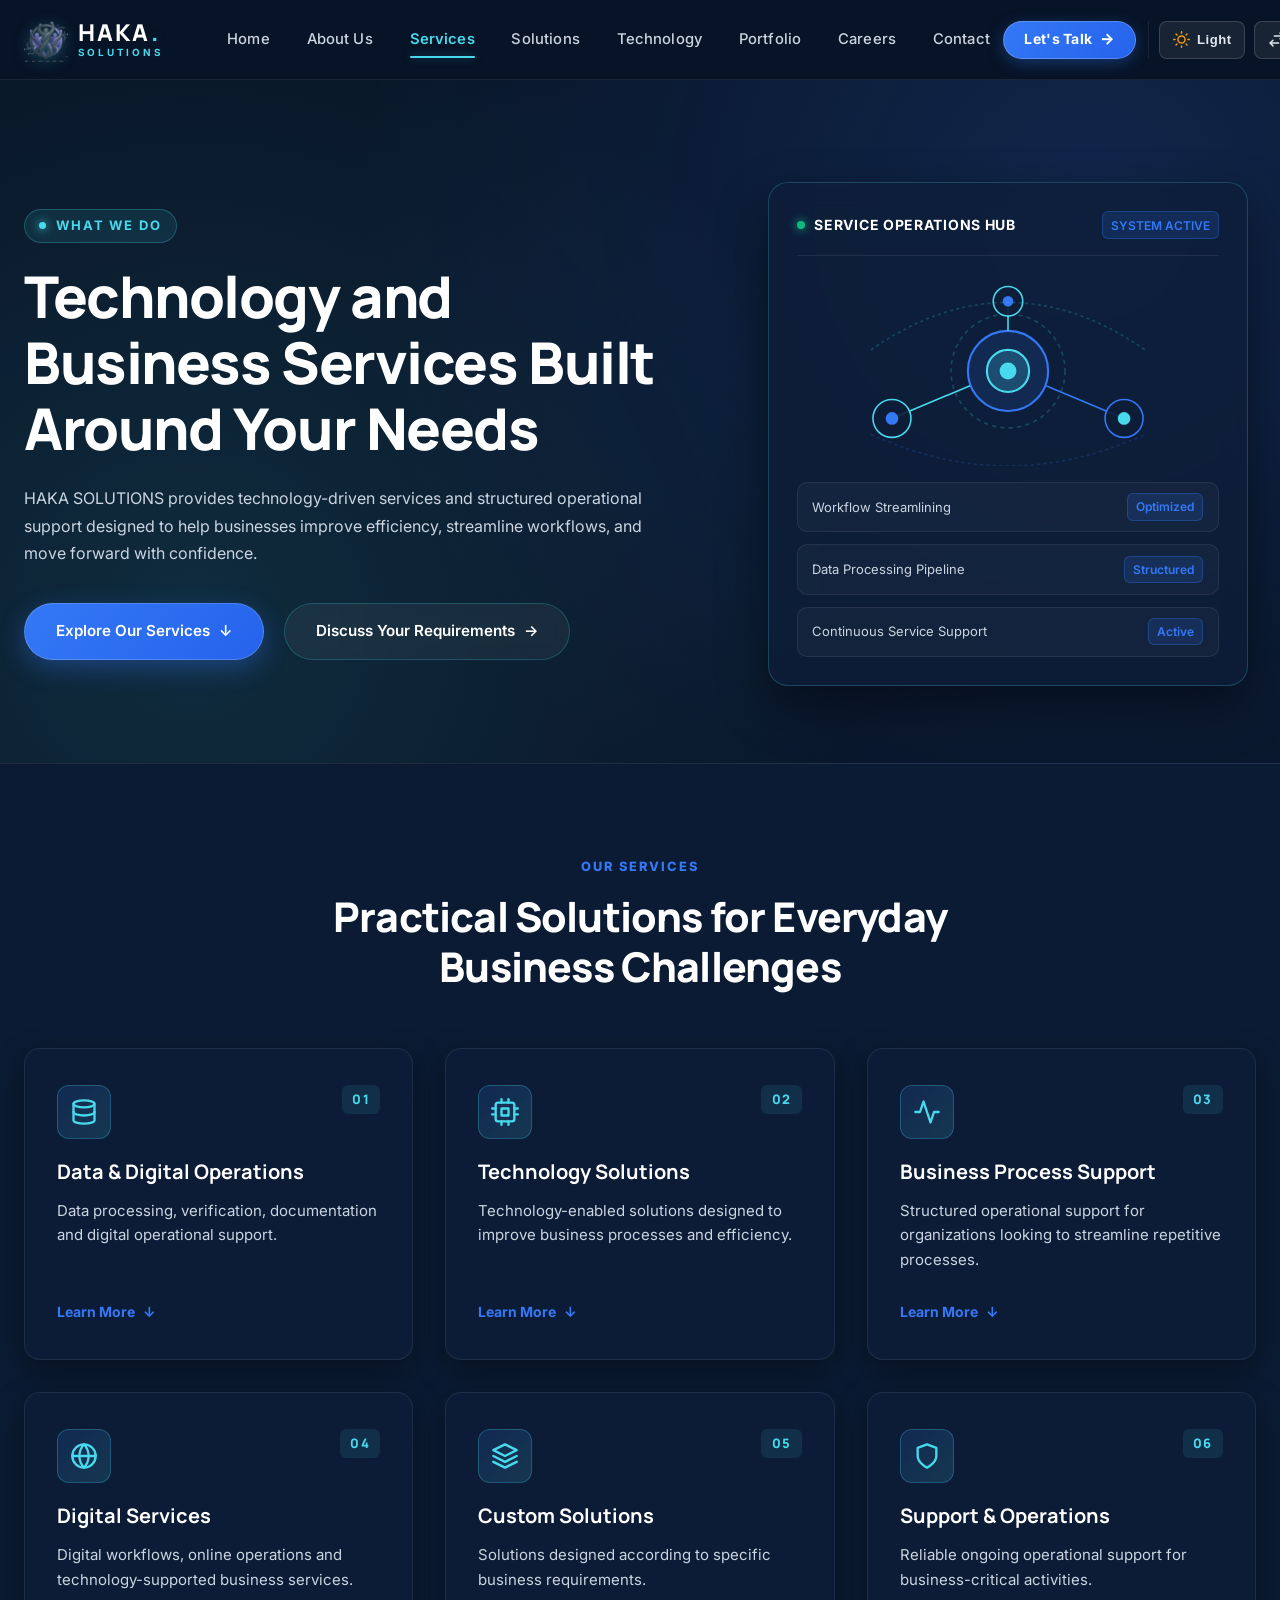
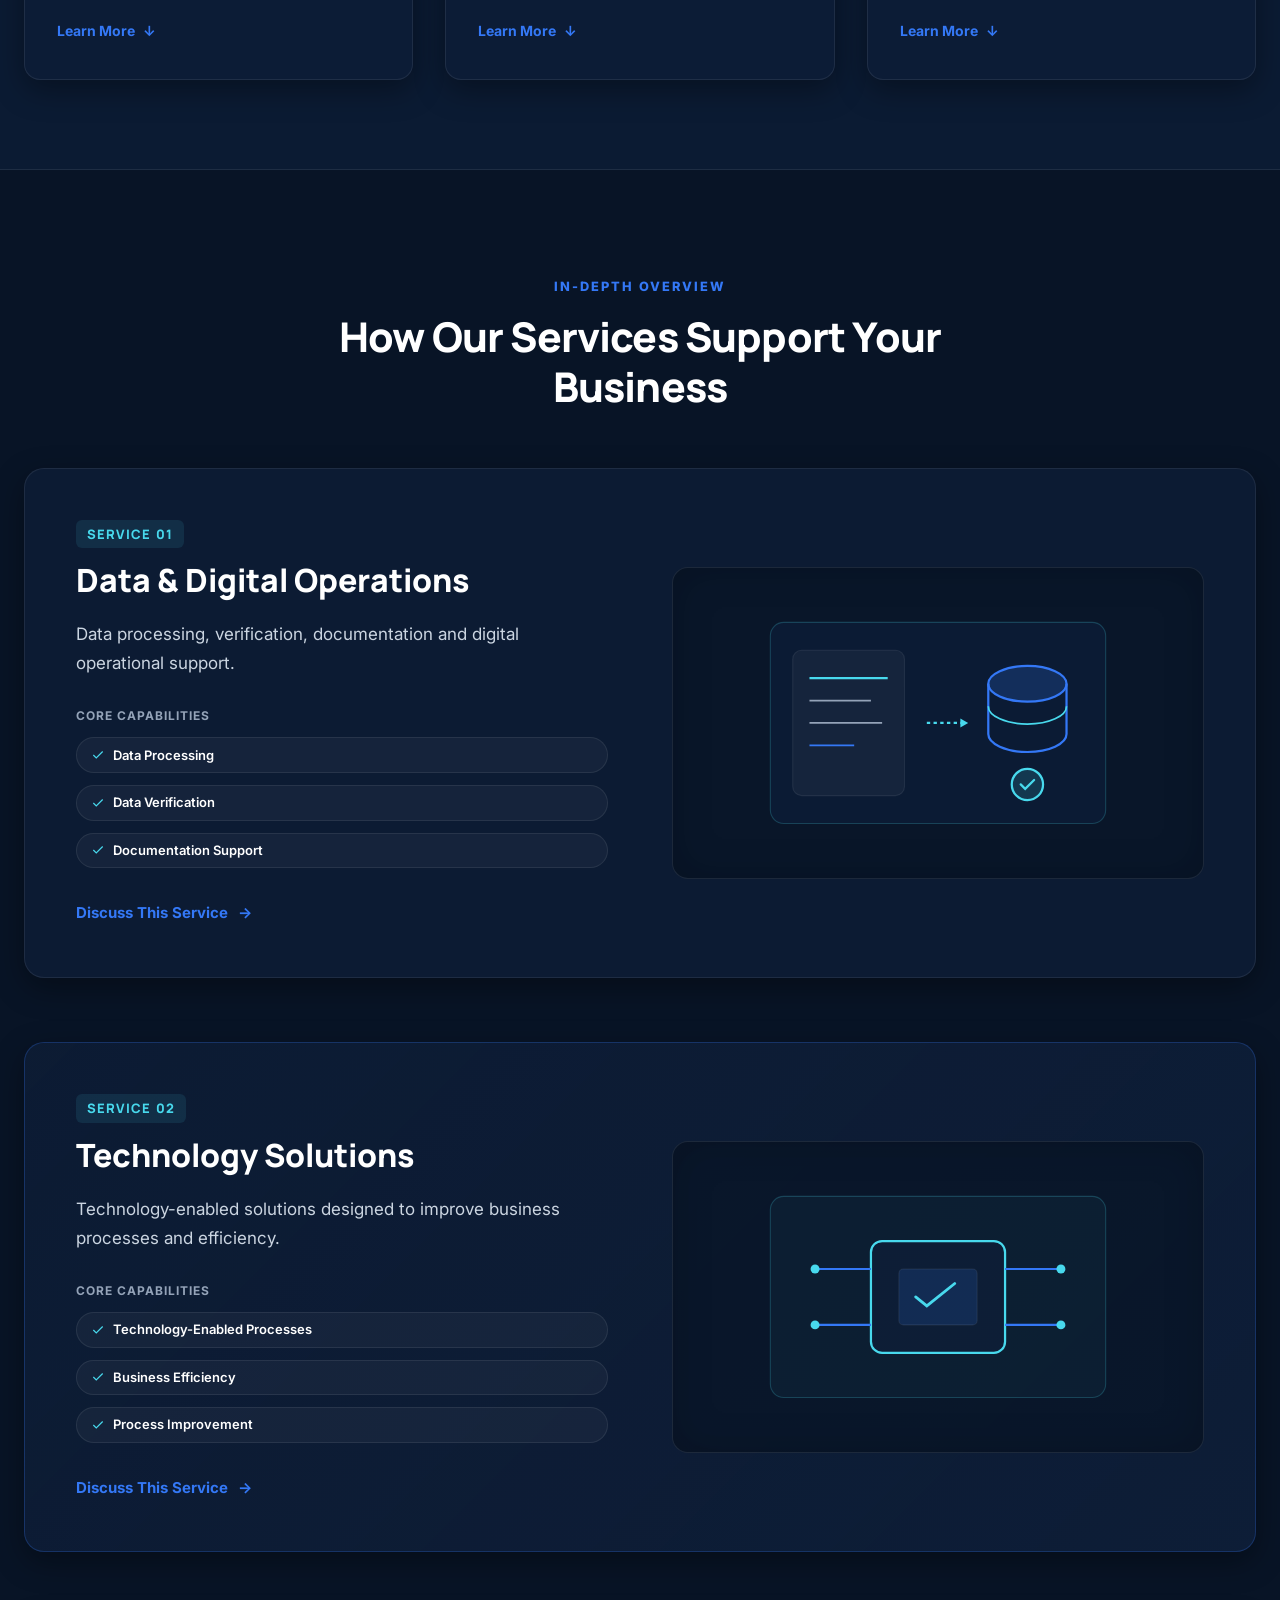
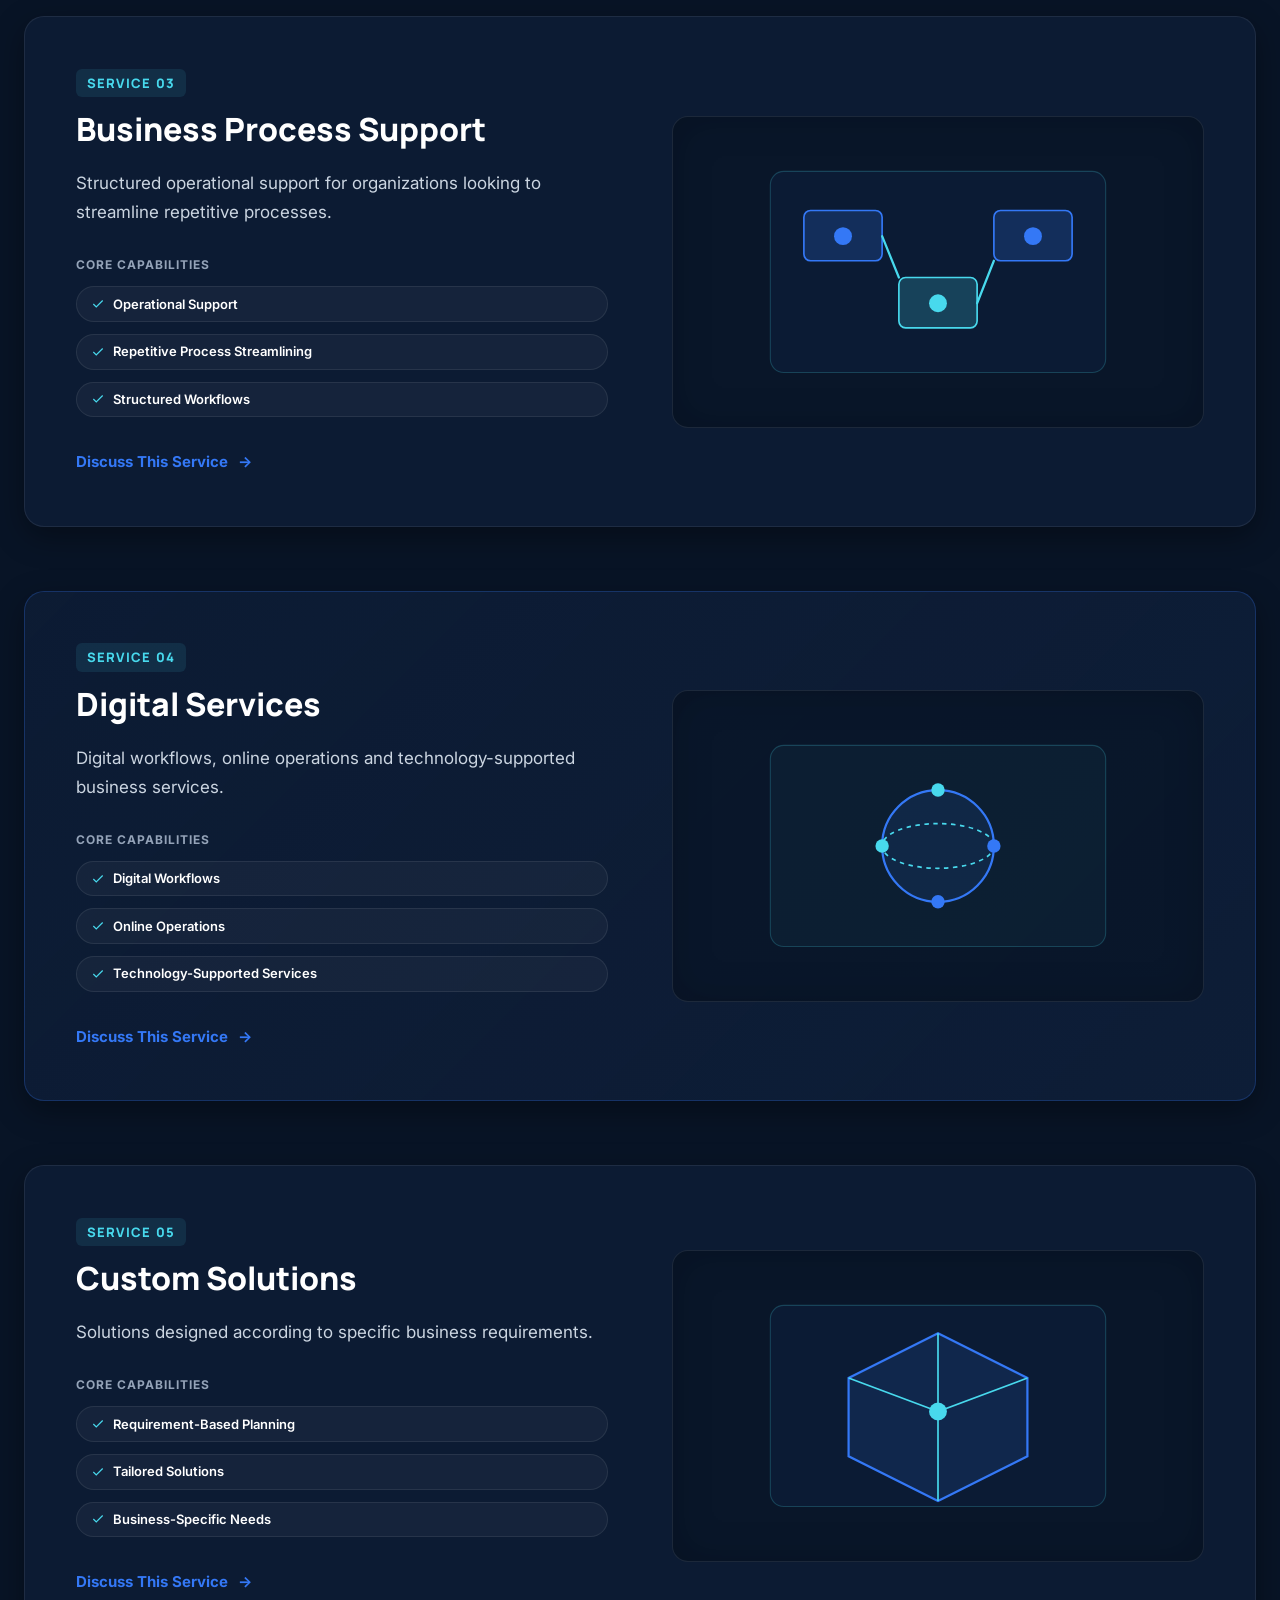
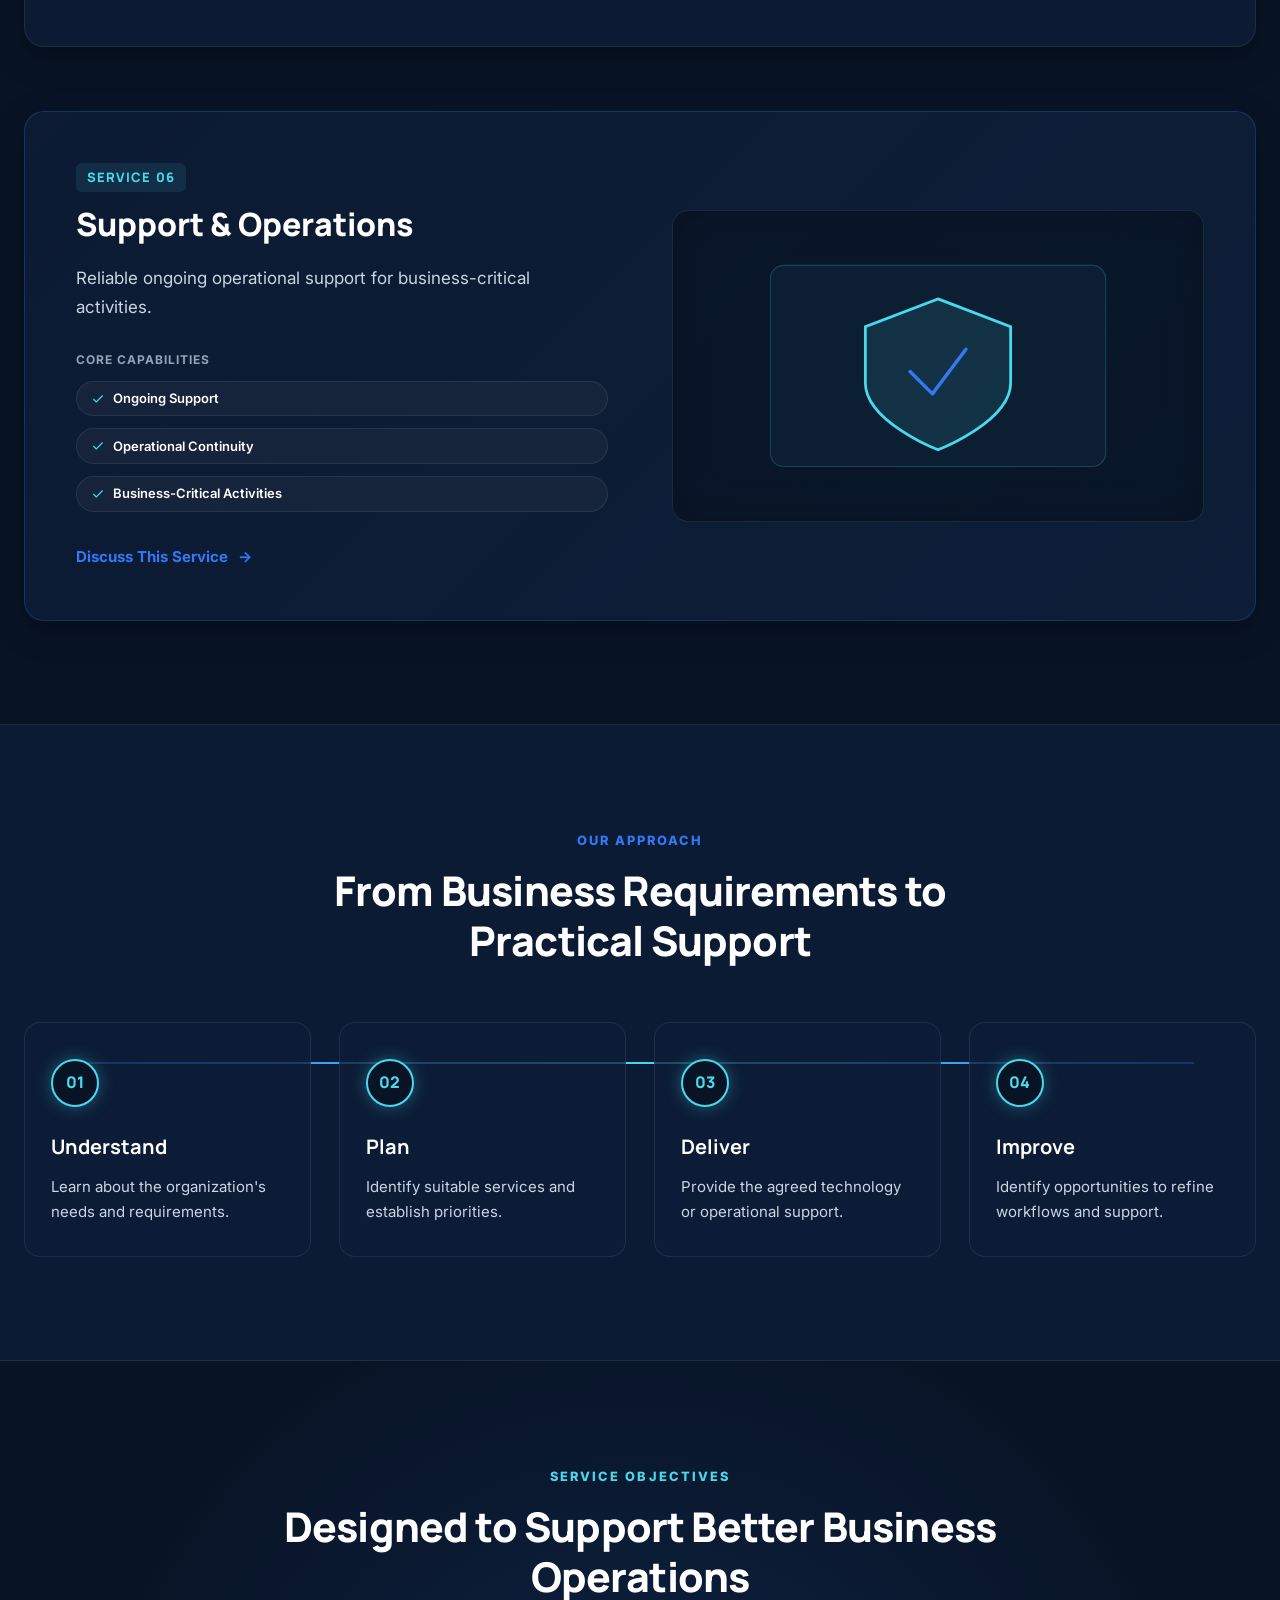
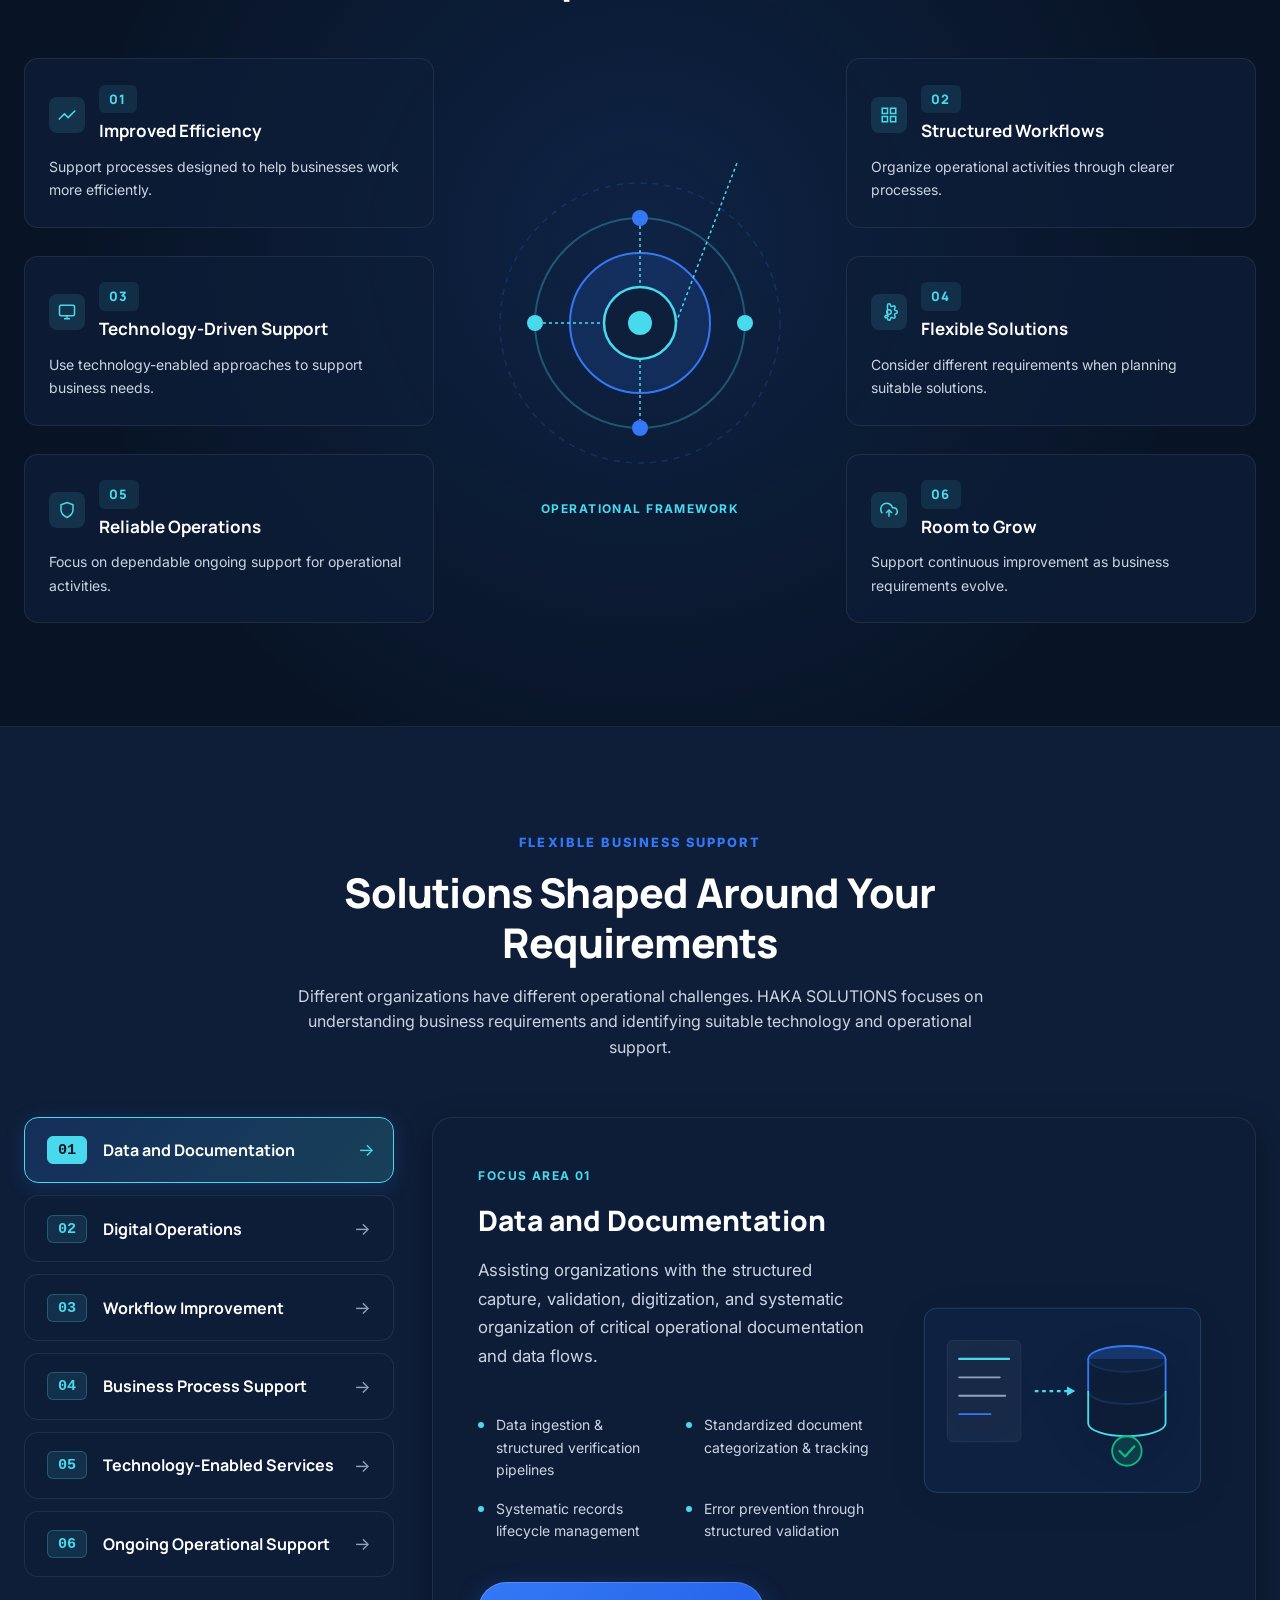
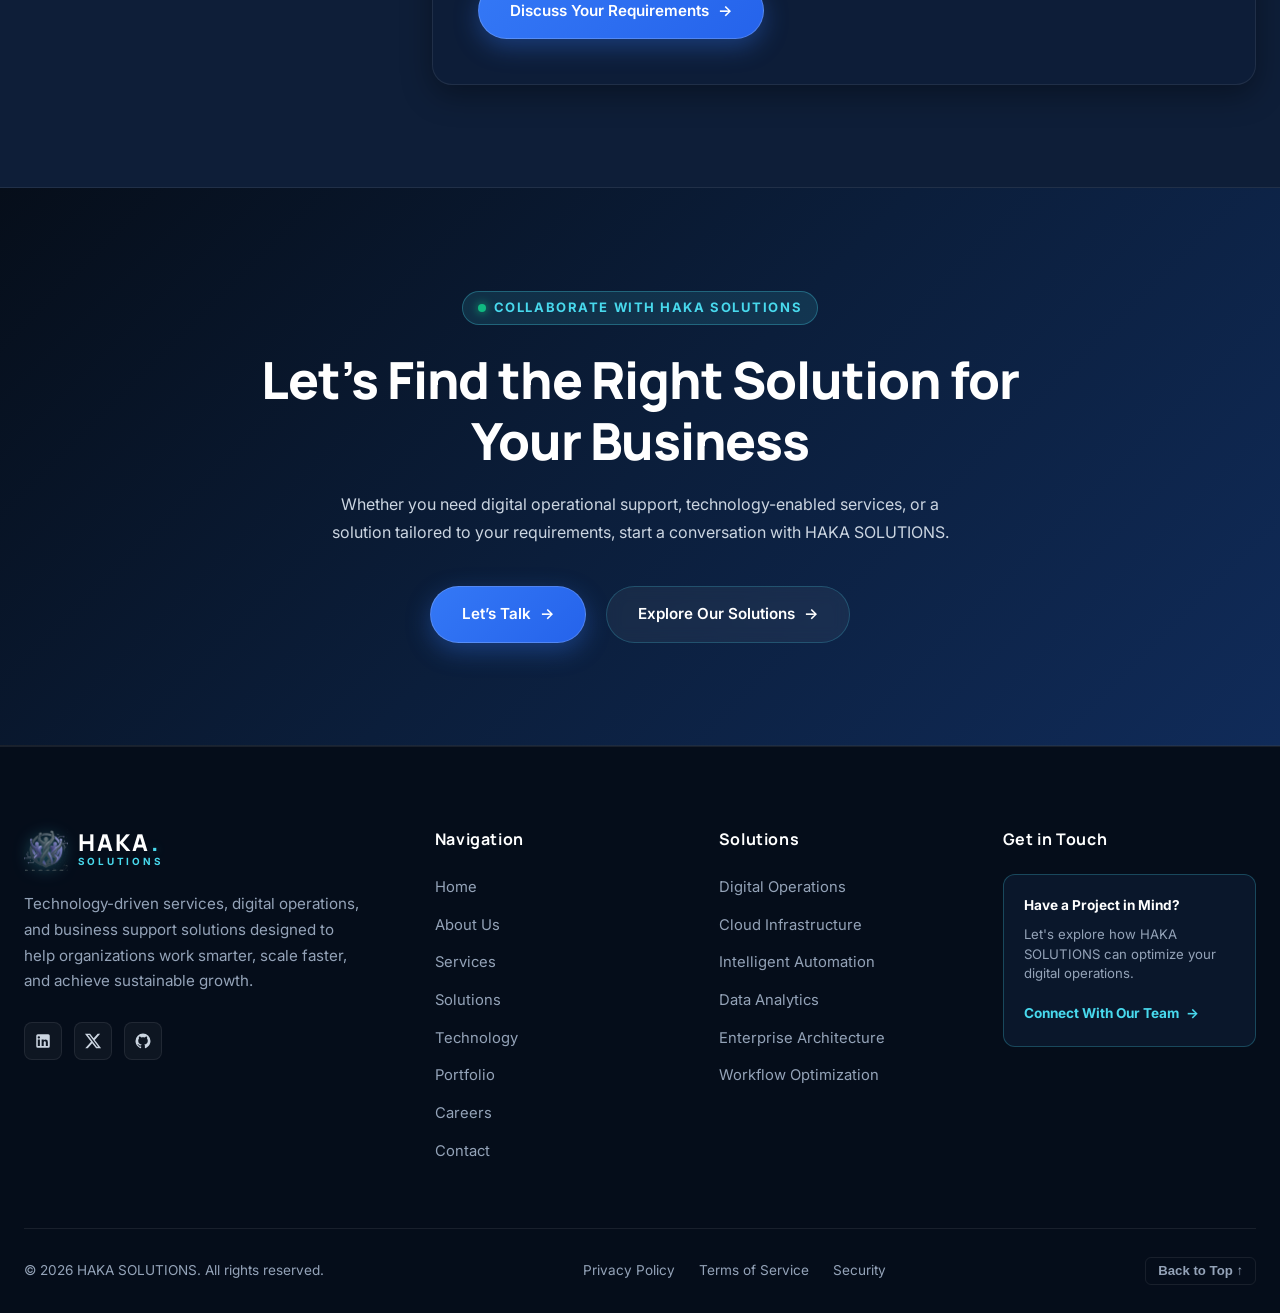
<file: services.html>
<!DOCTYPE html>
<html lang="en" dir="ltr" data-theme="dark">
<head>
  <meta charset="UTF-8">
  <meta name="viewport" content="width=device-width, initial-scale=1.0">
  <title>Services — HAKA SOLUTIONS | Practical Technology & Operational Support</title>
  <meta name="description" content="HAKA SOLUTIONS provides technology-driven services and structured operational support designed to help businesses improve efficiency, streamline workflows, and move forward with confidence.">

  <!-- Google Fonts: Inter & Manrope -->
  <link rel="preconnect" href="https://fonts.googleapis.com">
  <link rel="preconnect" href="https://fonts.gstatic.com" crossorigin>
  <link href="https://fonts.googleapis.com/css2?family=Inter:wght@400;500;600;700;800&family=Manrope:wght@600;700;800&display=swap" rel="stylesheet">

  <!-- Shared Primary Stylesheet -->
    <!-- Favicon & App Icons -->
  <link rel="icon" type="image/png" sizes="32x32" href="favicon-32x32.png">
  <link rel="icon" type="image/png" sizes="16x16" href="favicon-16x16.png">
  <link rel="shortcut icon" href="favicon.ico">
  <link rel="apple-touch-icon" sizes="180x180" href="apple-touch-icon.png">

  <link rel="stylesheet" href="css/style.css">
</head>
<body>

  <!-- ==========================================================================
       HAKA SOLUTIONS NAVIGATION BAR COMPONENT (CONSISTENT WITH HOMEPAGE & ABOUT US)
       ========================================================================== -->
  <header class="haka-header" id="hakaHeader">
    <div class="haka-container">

      <!-- Brand Logo -->
      <a href="index.html" class="haka-logo-link" aria-label="HAKA SOLUTIONS Homepage">
        <div class="logo-brand-mark" aria-hidden="true">
          <img src="images/logo-icon.png" alt="HAKA SOLUTIONS Logo" class="logo-brand-icon">
        </div>
        <div class="logo-text-group">
          <div class="logo-main">HAKA<span class="logo-dot">.</span></div>
          <span class="logo-subtitle">SOLUTIONS</span>
        </div>
      </a>

      <!-- Navigation Menu (Services is Active) -->
      <nav class="haka-nav" id="primaryNav" role="navigation" aria-label="Primary Navigation">
        <ul class="haka-nav-list" role="menubar">
          <li class="haka-nav-item" role="none">
            <a href="index.html" class="haka-nav-link" role="menuitem">Home</a>
          </li>
          <li class="haka-nav-item" role="none">
            <a href="about.html" class="haka-nav-link" role="menuitem">About Us</a>
          </li>
          <li class="haka-nav-item" role="none">
            <a href="services.html" class="haka-nav-link active" role="menuitem" aria-current="page">Services</a>
          </li>
          <li class="haka-nav-item" role="none">
            <a href="solutions.html" class="haka-nav-link" role="menuitem">Solutions</a>
          </li>
          <li class="haka-nav-item" role="none">
            <a href="technology.html" class="haka-nav-link" role="menuitem">Technology</a>
          </li>
          <li class="haka-nav-item" role="none">
            <a href="portfolio.html" class="haka-nav-link" role="menuitem">Portfolio</a>
          </li>
          <li class="haka-nav-item" role="none">
            <a href="careers.html" class="haka-nav-link" role="menuitem">Careers</a>
          </li>
          <li class="haka-nav-item" role="none">
            <a href="contact.html" class="haka-nav-link" role="menuitem">Contact</a>
          </li>
        </ul>

        <!-- Mobile Drawer Preferences / Controls -->
        <div class="haka-nav-mobile-controls">
          <button 
            type="button" 
            class="haka-control-btn theme-toggle-btn" 
            onclick="toggleTheme()"
            aria-label="Toggle dark and light mode"
            title="Toggle Dark / Light Theme"
          >
            <svg class="icon-sun" viewBox="0 0 24 24" fill="none" stroke="currentColor" stroke-width="2" stroke-linecap="round" stroke-linejoin="round" aria-hidden="true">
              <circle cx="12" cy="12" r="5"></circle>
              <line x1="12" y1="1" x2="12" y2="3"></line>
              <line x1="12" y1="21" x2="12" y2="23"></line>
              <line x1="4.22" y1="4.22" x2="5.64" y2="5.64"></line>
              <line x1="18.36" y1="18.36" x2="19.78" y2="19.78"></line>
              <line x1="1" y1="12" x2="3" y2="12"></line>
              <line x1="21" y1="12" x2="23" y2="12"></line>
              <line x1="4.22" y1="19.78" x2="5.64" y2="18.36"></line>
              <line x1="18.36" y1="5.64" x2="19.78" y2="4.22"></line>
            </svg>
            <svg class="icon-moon" viewBox="0 0 24 24" fill="none" stroke="currentColor" stroke-width="2" stroke-linecap="round" stroke-linejoin="round" aria-hidden="true">
              <path d="M21 12.79A9 9 0 1 1 11.21 3 7 7 0 0 0 21 12.79z"></path>
            </svg>
            <span class="themeLabel">Light</span>
          </button>

          <button 
            type="button" 
            class="haka-control-btn rtl-toggle-btn" 
            onclick="toggleRTL()"
            aria-label="Toggle text direction between LTR and RTL"
            title="Toggle RTL / LTR Direction"
          >
            <svg class="flip-rtl" viewBox="0 0 24 24" fill="none" stroke="currentColor" stroke-width="2" stroke-linecap="round" stroke-linejoin="round" aria-hidden="true">
              <polyline points="17 11 21 7 17 3"></polyline>
              <line x1="21" y1="7" x2="9" y2="7"></line>
              <polyline points="7 21 3 17 7 13"></polyline>
              <line x1="3" y1="17" x2="15" y2="17"></line>
            </svg>
            <span class="rtlLabel">RTL</span>
          </button>
        </div>

        <!-- Mobile Drawer Action Buttons -->
        <div class="haka-nav-mobile-cta">
          <a href="contact.html" class="haka-nav-btn-primary" aria-label="Contact HAKA Solutions">
            <span>Let's Talk</span>
            <span class="flip-rtl cta-arrow" aria-hidden="true">→</span>
          </a>
        </div>
      </nav>

      <!-- Right Actions: CTA Buttons & Controls -->
      <div class="haka-actions-group">
        <!-- Header CTA Buttons -->
        <div class="haka-cta-group">
          <!-- Primary CTA: Let's Talk -->
          <a href="contact.html" class="haka-nav-btn-primary" aria-label="Contact HAKA Solutions">
            <span>Let's Talk</span>
            <span class="flip-rtl cta-arrow" aria-hidden="true">→</span>
          </a>
        </div>

        <!-- Controls Group: Dark/Light Theme & RTL Toggles -->
        <div class="haka-controls-group">
          <!-- Theme Toggle -->
          <button 
            type="button" 
            class="haka-control-btn theme-toggle-btn" 
            id="themeToggleBtn"
            onclick="toggleTheme()"
            aria-label="Toggle dark and light mode"
            title="Toggle Dark / Light Theme"
          >
            <svg class="icon-sun" viewBox="0 0 24 24" fill="none" stroke="currentColor" stroke-width="2" stroke-linecap="round" stroke-linejoin="round" aria-hidden="true">
              <circle cx="12" cy="12" r="5"></circle>
              <line x1="12" y1="1" x2="12" y2="3"></line>
              <line x1="12" y1="21" x2="12" y2="23"></line>
              <line x1="4.22" y1="4.22" x2="5.64" y2="5.64"></line>
              <line x1="18.36" y1="18.36" x2="19.78" y2="19.78"></line>
              <line x1="1" y1="12" x2="3" y2="12"></line>
              <line x1="21" y1="12" x2="23" y2="12"></line>
              <line x1="4.22" y1="19.78" x2="5.64" y2="18.36"></line>
              <line x1="18.36" y1="5.64" x2="19.78" y2="4.22"></line>
            </svg>
            <svg class="icon-moon" viewBox="0 0 24 24" fill="none" stroke="currentColor" stroke-width="2" stroke-linecap="round" stroke-linejoin="round" aria-hidden="true">
              <path d="M21 12.79A9 9 0 1 1 11.21 3 7 7 0 0 0 21 12.79z"></path>
            </svg>
            <span class="themeLabel" id="themeLabel">Light</span>
          </button>

          <!-- RTL Direction Toggle -->
          <button 
            type="button" 
            class="haka-control-btn rtl-toggle-btn" 
            id="rtlToggleBtn"
            onclick="toggleRTL()"
            aria-label="Toggle text direction between LTR and RTL"
            title="Toggle RTL / LTR Direction"
          >
            <svg class="flip-rtl" viewBox="0 0 24 24" fill="none" stroke="currentColor" stroke-width="2" stroke-linecap="round" stroke-linejoin="round" aria-hidden="true">
              <polyline points="17 11 21 7 17 3"></polyline>
              <line x1="21" y1="7" x2="9" y2="7"></line>
              <polyline points="7 21 3 17 7 13"></polyline>
              <line x1="3" y1="17" x2="15" y2="17"></line>
            </svg>
            <span class="rtlLabel" id="rtlLabel">RTL</span>
          </button>
        </div>

        <!-- Accessible Hamburger Toggle Button (Tablets / Mobile) -->
        <button 
          type="button" 
          class="haka-hamburger-btn" 
          id="hamburgerBtn" 
          aria-expanded="false" 
          aria-controls="primaryNav" 
          aria-label="Toggle navigation menu"
        >
          <span class="hamburger-line"></span>
          <span class="hamburger-line"></span>
          <span class="hamburger-line"></span>
        </button>
      </div>

    </div>
  </header>

  <!-- Mobile Overlay Backdrop -->
  <div class="haka-mobile-backdrop" id="mobileBackdrop" aria-hidden="true"></div>

  <!-- ==========================================================================
       MAIN CONTENT: 7 UNIQUE SERVICES SECTIONS
       ========================================================================== -->
  <main id="mainContent">

    <!-- ==========================================================================
         SECTION 1: SERVICES HERO
         ========================================================================== -->
    <section class="services-hero-section" id="services-hero">
      <div class="container">
        <div class="services-hero-grid">

          <!-- Left Column: Content -->
          <div class="services-hero-content reveal-item">
            <div class="services-hero-eyebrow">
              WHAT WE DO
            </div>
            <h1 class="services-hero-title">
              Technology and Business Services Built Around Your Needs
            </h1>
            <p class="services-hero-desc">
              HAKA SOLUTIONS provides technology-driven services and structured operational support designed to help businesses improve efficiency, streamline workflows, and move forward with confidence.
            </p>
            <div class="services-hero-actions">
              <a href="#service-categories" class="haka-btn btn-primary btn-primary-gradient">
                Explore Our Services <span class="btn-arrow flip-rtl">↓</span>
              </a>
              <a href="contact.html" class="haka-btn btn-secondary btn-secondary-outline">
                Discuss Your Requirements <span class="btn-arrow flip-rtl">→</span>
              </a>
            </div>
          </div>

          <!-- Right Column: Original Digital Operations Illustration -->
          <div class="services-hero-visual reveal-item">
            <div class="ops-matrix-wrapper">
              <div class="ops-matrix-header">
                <div class="ops-matrix-title">
                  <span class="ops-status-pulse"></span>
                  Service Operations Hub
                </div>
                <span class="ops-chip-badge">SYSTEM ACTIVE</span>
              </div>

              <!-- Inline Architectural Operations Matrix SVG -->
              <div class="ops-matrix-body">
                <svg viewBox="0 0 400 180" fill="none" style="width: 100%; height: auto;" aria-hidden="true">
                  <!-- Central Node Ring -->
                  <circle cx="200" cy="90" r="54" stroke="var(--border-glass)" stroke-width="1.5" stroke-dasharray="4 4"/>
                  <circle cx="200" cy="90" r="38" fill="rgba(52, 120, 246, 0.12)" stroke="var(--color-accent-blue)" stroke-width="2"/>
                  <circle cx="200" cy="90" r="20" fill="rgba(72, 217, 237, 0.2)" stroke="var(--color-accent-cyan)" stroke-width="2"/>
                  <circle cx="200" cy="90" r="8" fill="var(--color-accent-cyan)"/>

                  <!-- Connected Operations Satellites -->
                  <!-- Satellite 1: Data -->
                  <line x1="200" y1="52" x2="200" y2="24" stroke="var(--color-accent-cyan)" stroke-width="1.5"/>
                  <circle cx="200" cy="24" r="14" fill="rgba(14, 30, 56, 0.9)" stroke="var(--color-accent-cyan)" stroke-width="1.5"/>
                  <circle cx="200" cy="24" r="5" fill="var(--color-accent-blue)"/>

                  <!-- Satellite 2: Workflows -->
                  <line x1="236" y1="104" x2="310" y2="135" stroke="var(--color-accent-blue)" stroke-width="1.5"/>
                  <circle cx="310" cy="135" r="18" fill="rgba(14, 30, 56, 0.9)" stroke="var(--color-accent-blue)" stroke-width="1.5"/>
                  <circle cx="310" cy="135" r="6" fill="var(--color-accent-cyan)"/>

                  <!-- Satellite 3: Operations -->
                  <line x1="164" y1="104" x2="90" y2="135" stroke="var(--color-accent-cyan)" stroke-width="1.5"/>
                  <circle cx="90" cy="135" r="18" fill="rgba(14, 30, 56, 0.9)" stroke="var(--color-accent-cyan)" stroke-width="1.5"/>
                  <circle cx="90" cy="135" r="6" fill="var(--color-accent-blue)"/>

                  <!-- Orbital Arc Lines -->
                  <path d="M70 70 Q 200 -20 330 70" stroke="rgba(72, 217, 237, 0.2)" stroke-width="1.5" stroke-dasharray="3 3"/>
                  <path d="M70 150 Q 200 210 330 150" stroke="rgba(52, 120, 246, 0.2)" stroke-width="1.5" stroke-dasharray="3 3"/>
                </svg>

                <!-- Live Operational Telemetry Chips -->
                <div class="ops-telemetry-chips">
                  <div class="ops-chip">
                    <span>Workflow Streamlining</span>
                    <span class="ops-chip-badge">Optimized</span>
                  </div>
                  <div class="ops-chip">
                    <span>Data Processing Pipeline</span>
                    <span class="ops-chip-badge">Structured</span>
                  </div>
                  <div class="ops-chip">
                    <span>Continuous Service Support</span>
                    <span class="ops-chip-badge">Active</span>
                  </div>
                </div>
              </div>

            </div>
          </div>

        </div>
      </div>
    </section>

    <!-- ==========================================================================
         SECTION 2: OUR SERVICE CATEGORIES (3-COLUMN RESPONSIVE GRID)
         ========================================================================== -->
    <section class="services-cat-section" id="service-categories">
      <div class="container">

        <div class="section-header-block reveal-item" style="text-align: center; max-width: 720px; margin: 0 auto 3.5rem;">
          <div class="section-eyebrow">OUR SERVICES</div>
          <h2 class="section-title">Practical Solutions for Everyday Business Challenges</h2>
        </div>

        <div class="services-cat-grid">

          <!-- 1. Data & Digital Operations -->
          <div class="service-cat-card reveal-item">
            <div style="display: flex; justify-content: space-between; align-items: flex-start; margin-bottom: 1.25rem;">
              <div class="cat-card-icon" aria-hidden="true" style="margin-bottom: 0;">
                <svg viewBox="0 0 24 24" fill="none" stroke="currentColor" stroke-width="2" stroke-linecap="round" stroke-linejoin="round">
                  <ellipse cx="12" cy="5" rx="9" ry="3"></ellipse>
                  <path d="M21 12c0 1.66-4 3-9 3s-9-1.34-9-3"></path>
                  <path d="M3 5v14c0 1.66 4 3 9 3s9-1.34 9-3V5"></path>
                </svg>
              </div>
              <span class="detail-service-number" style="margin-bottom: 0;">01</span>
            </div>
            <h3 class="cat-card-title">Data & Digital Operations</h3>
            <p class="cat-card-desc">
              Data processing, verification, documentation and digital operational support.
            </p>
            <a href="#service-detail-1" class="cat-card-link" aria-label="Learn more about Data & Digital Operations">
              Learn More <span class="flip-rtl">↓</span>
            </a>
          </div>

          <!-- 2. Technology Solutions -->
          <div class="service-cat-card reveal-item">
            <div style="display: flex; justify-content: space-between; align-items: flex-start; margin-bottom: 1.25rem;">
              <div class="cat-card-icon" aria-hidden="true" style="margin-bottom: 0;">
                <svg viewBox="0 0 24 24" fill="none" stroke="currentColor" stroke-width="2" stroke-linecap="round" stroke-linejoin="round">
                  <rect x="4" y="4" width="16" height="16" rx="2" ry="2"></rect>
                  <rect x="9" y="9" width="6" height="6"></rect>
                  <line x1="9" y1="1" x2="9" y2="4"></line>
                  <line x1="15" y1="1" x2="15" y2="4"></line>
                  <line x1="9" y1="20" x2="9" y2="23"></line>
                  <line x1="15" y1="20" x2="15" y2="23"></line>
                  <line x1="20" y1="9" x2="23" y2="9"></line>
                  <line x1="20" y1="14" x2="23" y2="14"></line>
                  <line x1="1" y1="9" x2="4" y2="9"></line>
                  <line x1="1" y1="14" x2="4" y2="14"></line>
                </svg>
              </div>
              <span class="detail-service-number" style="margin-bottom: 0;">02</span>
            </div>
            <h3 class="cat-card-title">Technology Solutions</h3>
            <p class="cat-card-desc">
              Technology-enabled solutions designed to improve business processes and efficiency.
            </p>
            <a href="#service-detail-2" class="cat-card-link" aria-label="Learn more about Technology Solutions">
              Learn More <span class="flip-rtl">↓</span>
            </a>
          </div>

          <!-- 3. Business Process Support -->
          <div class="service-cat-card reveal-item">
            <div style="display: flex; justify-content: space-between; align-items: flex-start; margin-bottom: 1.25rem;">
              <div class="cat-card-icon" aria-hidden="true" style="margin-bottom: 0;">
                <svg viewBox="0 0 24 24" fill="none" stroke="currentColor" stroke-width="2" stroke-linecap="round" stroke-linejoin="round">
                  <polyline points="22 12 18 12 15 21 9 3 6 12 2 12"></polyline>
                </svg>
              </div>
              <span class="detail-service-number" style="margin-bottom: 0;">03</span>
            </div>
            <h3 class="cat-card-title">Business Process Support</h3>
            <p class="cat-card-desc">
              Structured operational support for organizations looking to streamline repetitive processes.
            </p>
            <a href="#service-detail-3" class="cat-card-link" aria-label="Learn more about Business Process Support">
              Learn More <span class="flip-rtl">↓</span>
            </a>
          </div>

          <!-- 4. Digital Services -->
          <div class="service-cat-card reveal-item">
            <div style="display: flex; justify-content: space-between; align-items: flex-start; margin-bottom: 1.25rem;">
              <div class="cat-card-icon" aria-hidden="true" style="margin-bottom: 0;">
                <svg viewBox="0 0 24 24" fill="none" stroke="currentColor" stroke-width="2" stroke-linecap="round" stroke-linejoin="round">
                  <circle cx="12" cy="12" r="10"></circle>
                  <line x1="2" y1="12" x2="22" y2="12"></line>
                  <path d="M12 2a15.3 15.3 0 0 1 4 10 15.3 15.3 0 0 1-4 10 15.3 15.3 0 0 1-4-10 15.3 15.3 0 0 1 4-10z"></path>
                </svg>
              </div>
              <span class="detail-service-number" style="margin-bottom: 0;">04</span>
            </div>
            <h3 class="cat-card-title">Digital Services</h3>
            <p class="cat-card-desc">
              Digital workflows, online operations and technology-supported business services.
            </p>
            <a href="#service-detail-4" class="cat-card-link" aria-label="Learn more about Digital Services">
              Learn More <span class="flip-rtl">↓</span>
            </a>
          </div>

          <!-- 5. Custom Solutions -->
          <div class="service-cat-card reveal-item">
            <div style="display: flex; justify-content: space-between; align-items: flex-start; margin-bottom: 1.25rem;">
              <div class="cat-card-icon" aria-hidden="true" style="margin-bottom: 0;">
                <svg viewBox="0 0 24 24" fill="none" stroke="currentColor" stroke-width="2" stroke-linecap="round" stroke-linejoin="round">
                  <polygon points="12 2 2 7 12 12 22 7 12 2"></polygon>
                  <polyline points="2 17 12 22 22 17"></polyline>
                  <polyline points="2 12 12 17 22 12"></polyline>
                </svg>
              </div>
              <span class="detail-service-number" style="margin-bottom: 0;">05</span>
            </div>
            <h3 class="cat-card-title">Custom Solutions</h3>
            <p class="cat-card-desc">
              Solutions designed according to specific business requirements.
            </p>
            <a href="#service-detail-5" class="cat-card-link" aria-label="Learn more about Custom Solutions">
              Learn More <span class="flip-rtl">↓</span>
            </a>
          </div>

          <!-- 6. Support & Operations -->
          <div class="service-cat-card reveal-item">
            <div style="display: flex; justify-content: space-between; align-items: flex-start; margin-bottom: 1.25rem;">
              <div class="cat-card-icon" aria-hidden="true" style="margin-bottom: 0;">
                <svg viewBox="0 0 24 24" fill="none" stroke="currentColor" stroke-width="2" stroke-linecap="round" stroke-linejoin="round">
                  <path d="M12 22s8-4 8-10V5l-8-3-8 3v7c0 6 8 10 8 10z"></path>
                </svg>
              </div>
              <span class="detail-service-number" style="margin-bottom: 0;">06</span>
            </div>
            <h3 class="cat-card-title">Support & Operations</h3>
            <p class="cat-card-desc">
              Reliable ongoing operational support for business-critical activities.
            </p>
            <a href="#service-detail-6" class="cat-card-link" aria-label="Learn more about Support & Operations">
              Learn More <span class="flip-rtl">↓</span>
            </a>
          </div>

        </div>

      </div>
    </section>

    <!-- ==========================================================================
         SECTION 3: EXPLORE OUR SERVICES IN DETAIL (ALTERNATING DETAILED PANELS)
         ========================================================================== -->
    <section class="services-detail-section" id="services-detailed">
      <div class="container">

        <div class="section-header-block reveal-item" style="text-align: center; max-width: 720px; margin: 0 auto 3rem;">
          <div class="section-eyebrow">IN-DEPTH OVERVIEW</div>
          <h2 class="section-title">How Our Services Support Your Business</h2>
        </div>

        <div class="services-detail-list">

          <!-- Detail Panel 1: Data & Digital Operations (Text Left, Visual Right) -->
          <div class="service-detail-item reveal-item" id="service-detail-1">
            <div class="detail-item-grid">
              <div class="detail-text-col">
                <span class="detail-service-number">SERVICE 01</span>
                <h3 class="detail-service-title">Data & Digital Operations</h3>
                <p class="detail-service-desc">
                  Data processing, verification, documentation and digital operational support.
                </p>
                <div class="detail-capabilities-group">
                  <div class="detail-cap-heading">Core Capabilities</div>
                  <div class="detail-caps-list">
                    <span class="detail-cap-pill">
                      <svg viewBox="0 0 24 24" fill="none" stroke="currentColor" stroke-width="2"><polyline points="20 6 9 17 4 12"/></svg>
                      Data Processing
                    </span>
                    <span class="detail-cap-pill">
                      <svg viewBox="0 0 24 24" fill="none" stroke="currentColor" stroke-width="2"><polyline points="20 6 9 17 4 12"/></svg>
                      Data Verification
                    </span>
                    <span class="detail-cap-pill">
                      <svg viewBox="0 0 24 24" fill="none" stroke="currentColor" stroke-width="2"><polyline points="20 6 9 17 4 12"/></svg>
                      Documentation Support
                    </span>
                  </div>
                </div>
                <a href="contact.html" class="detail-cta-link">
                  Discuss This Service <span class="flip-rtl">→</span>
                </a>
              </div>
              <div class="detail-visual-col">
                <div class="detail-visual-box">
                  <svg viewBox="0 0 340 220" fill="none" class="detail-visual-svg" aria-hidden="true">
                    <rect x="20" y="20" width="300" height="180" rx="12" fill="rgba(52, 120, 246, 0.05)" stroke="var(--border-glass)"/>
                    <rect x="40" y="45" width="100" height="130" rx="8" fill="rgba(255, 255, 255, 0.04)" stroke="var(--border-subtle)"/>
                    <line x1="55" y1="70" x2="125" y2="70" stroke="var(--color-accent-cyan)" stroke-width="2"/>
                    <line x1="55" y1="90" x2="110" y2="90" stroke="var(--color-text-muted)" stroke-width="1.5"/>
                    <line x1="55" y1="110" x2="120" y2="110" stroke="var(--color-text-muted)" stroke-width="1.5"/>
                    <line x1="55" y1="130" x2="95" y2="130" stroke="var(--color-accent-blue)" stroke-width="1.5"/>
                    <path d="M160 110 L195 110" stroke="var(--color-accent-cyan)" stroke-width="2" stroke-dasharray="3 3"/>
                    <polygon points="197,110 190,106 190,114" fill="var(--color-accent-cyan)"/>
                    <ellipse cx="250" cy="75" rx="35" ry="16" fill="rgba(52, 120, 246, 0.2)" stroke="var(--color-accent-blue)" stroke-width="2"/>
                    <path d="M215 75 v45 c0 8.8 15.7 16 35 16 s35-7.2 35-16 V75" stroke="var(--color-accent-blue)" stroke-width="2" fill="none"/>
                    <path d="M215 95 c0 8.8 15.7 16 35 16 s35-7.2 35-16" stroke="var(--color-accent-cyan)" stroke-width="1.5" fill="none"/>
                    <circle cx="250" cy="165" r="14" fill="rgba(72, 217, 237, 0.15)" stroke="var(--color-accent-cyan)" stroke-width="2"/>
                    <polyline points="244 165 248 169 256 161" stroke="var(--color-accent-cyan)" stroke-width="2" stroke-linecap="round"/>
                  </svg>
                </div>
              </div>
            </div>
          </div>

          <!-- Detail Panel 2: Technology Solutions (Visual Left, Text Right — Alternating) -->
          <div class="service-detail-item accent-variant reveal-item" id="service-detail-2">
            <div class="detail-item-grid">
              <div class="detail-text-col">
                <span class="detail-service-number">SERVICE 02</span>
                <h3 class="detail-service-title">Technology Solutions</h3>
                <p class="detail-service-desc">
                  Technology-enabled solutions designed to improve business processes and efficiency.
                </p>
                <div class="detail-capabilities-group">
                  <div class="detail-cap-heading">Core Capabilities</div>
                  <div class="detail-caps-list">
                    <span class="detail-cap-pill">
                      <svg viewBox="0 0 24 24" fill="none" stroke="currentColor" stroke-width="2"><polyline points="20 6 9 17 4 12"/></svg>
                      Technology-Enabled Processes
                    </span>
                    <span class="detail-cap-pill">
                      <svg viewBox="0 0 24 24" fill="none" stroke="currentColor" stroke-width="2"><polyline points="20 6 9 17 4 12"/></svg>
                      Business Efficiency
                    </span>
                    <span class="detail-cap-pill">
                      <svg viewBox="0 0 24 24" fill="none" stroke="currentColor" stroke-width="2"><polyline points="20 6 9 17 4 12"/></svg>
                      Process Improvement
                    </span>
                  </div>
                </div>
                <a href="contact.html" class="detail-cta-link">
                  Discuss This Service <span class="flip-rtl">→</span>
                </a>
              </div>
              <div class="detail-visual-col">
                <div class="detail-visual-box">
                  <svg viewBox="0 0 340 220" fill="none" class="detail-visual-svg" aria-hidden="true">
                    <rect x="20" y="20" width="300" height="180" rx="12" fill="rgba(72, 217, 237, 0.04)" stroke="var(--border-glass)"/>
                    <rect x="110" y="60" width="120" height="100" rx="10" fill="rgba(14, 30, 56, 0.85)" stroke="var(--color-accent-cyan)" stroke-width="2"/>
                    <rect x="135" y="85" width="70" height="50" rx="4" fill="rgba(52, 120, 246, 0.15)" stroke="var(--border-subtle)"/>
                    <polyline points="150 110 160 118 185 98" stroke="var(--color-accent-cyan)" stroke-width="2.5" stroke-linecap="round"/>
                    <!-- Circuit Pins -->
                    <line x1="60" y1="85" x2="110" y2="85" stroke="var(--color-accent-blue)" stroke-width="2"/>
                    <line x1="60" y1="135" x2="110" y2="135" stroke="var(--color-accent-blue)" stroke-width="2"/>
                    <line x1="230" y1="85" x2="280" y2="85" stroke="var(--color-accent-blue)" stroke-width="2"/>
                    <line x1="230" y1="135" x2="280" y2="135" stroke="var(--color-accent-blue)" stroke-width="2"/>
                    <circle cx="60" cy="85" r="4" fill="var(--color-accent-cyan)"/>
                    <circle cx="60" cy="135" r="4" fill="var(--color-accent-cyan)"/>
                    <circle cx="280" cy="85" r="4" fill="var(--color-accent-cyan)"/>
                    <circle cx="280" cy="135" r="4" fill="var(--color-accent-cyan)"/>
                  </svg>
                </div>
              </div>
            </div>
          </div>

          <!-- Detail Panel 3: Business Process Support (Text Left, Visual Right) -->
          <div class="service-detail-item reveal-item" id="service-detail-3">
            <div class="detail-item-grid">
              <div class="detail-text-col">
                <span class="detail-service-number">SERVICE 03</span>
                <h3 class="detail-service-title">Business Process Support</h3>
                <p class="detail-service-desc">
                  Structured operational support for organizations looking to streamline repetitive processes.
                </p>
                <div class="detail-capabilities-group">
                  <div class="detail-cap-heading">Core Capabilities</div>
                  <div class="detail-caps-list">
                    <span class="detail-cap-pill">
                      <svg viewBox="0 0 24 24" fill="none" stroke="currentColor" stroke-width="2"><polyline points="20 6 9 17 4 12"/></svg>
                      Operational Support
                    </span>
                    <span class="detail-cap-pill">
                      <svg viewBox="0 0 24 24" fill="none" stroke="currentColor" stroke-width="2"><polyline points="20 6 9 17 4 12"/></svg>
                      Repetitive Process Streamlining
                    </span>
                    <span class="detail-cap-pill">
                      <svg viewBox="0 0 24 24" fill="none" stroke="currentColor" stroke-width="2"><polyline points="20 6 9 17 4 12"/></svg>
                      Structured Workflows
                    </span>
                  </div>
                </div>
                <a href="contact.html" class="detail-cta-link">
                  Discuss This Service <span class="flip-rtl">→</span>
                </a>
              </div>
              <div class="detail-visual-col">
                <div class="detail-visual-box">
                  <svg viewBox="0 0 340 220" fill="none" class="detail-visual-svg" aria-hidden="true">
                    <rect x="20" y="20" width="300" height="180" rx="12" fill="rgba(52, 120, 246, 0.05)" stroke="var(--border-glass)"/>
                    <rect x="50" y="55" width="70" height="45" rx="6" fill="rgba(52, 120, 246, 0.2)" stroke="var(--color-accent-blue)" stroke-width="1.5"/>
                    <rect x="135" y="115" width="70" height="45" rx="6" fill="rgba(72, 217, 237, 0.2)" stroke="var(--color-accent-cyan)" stroke-width="1.5"/>
                    <rect x="220" y="55" width="70" height="45" rx="6" fill="rgba(52, 120, 246, 0.2)" stroke="var(--color-accent-blue)" stroke-width="1.5"/>
                    <path d="M120 78 L135 115 M205 138 L220 100" stroke="var(--color-accent-cyan)" stroke-width="2" stroke-linecap="round"/>
                    <circle cx="85" cy="78" r="8" fill="var(--color-accent-blue)"/>
                    <circle cx="170" cy="138" r="8" fill="var(--color-accent-cyan)"/>
                    <circle cx="255" cy="78" r="8" fill="var(--color-accent-blue)"/>
                  </svg>
                </div>
              </div>
            </div>
          </div>

          <!-- Detail Panel 4: Digital Services (Visual Left, Text Right — Alternating) -->
          <div class="service-detail-item accent-variant reveal-item" id="service-detail-4">
            <div class="detail-item-grid">
              <div class="detail-text-col">
                <span class="detail-service-number">SERVICE 04</span>
                <h3 class="detail-service-title">Digital Services</h3>
                <p class="detail-service-desc">
                  Digital workflows, online operations and technology-supported business services.
                </p>
                <div class="detail-capabilities-group">
                  <div class="detail-cap-heading">Core Capabilities</div>
                  <div class="detail-caps-list">
                    <span class="detail-cap-pill">
                      <svg viewBox="0 0 24 24" fill="none" stroke="currentColor" stroke-width="2"><polyline points="20 6 9 17 4 12"/></svg>
                      Digital Workflows
                    </span>
                    <span class="detail-cap-pill">
                      <svg viewBox="0 0 24 24" fill="none" stroke="currentColor" stroke-width="2"><polyline points="20 6 9 17 4 12"/></svg>
                      Online Operations
                    </span>
                    <span class="detail-cap-pill">
                      <svg viewBox="0 0 24 24" fill="none" stroke="currentColor" stroke-width="2"><polyline points="20 6 9 17 4 12"/></svg>
                      Technology-Supported Services
                    </span>
                  </div>
                </div>
                <a href="contact.html" class="detail-cta-link">
                  Discuss This Service <span class="flip-rtl">→</span>
                </a>
              </div>
              <div class="detail-visual-col">
                <div class="detail-visual-box">
                  <svg viewBox="0 0 340 220" fill="none" class="detail-visual-svg" aria-hidden="true">
                    <rect x="20" y="20" width="300" height="180" rx="12" fill="rgba(72, 217, 237, 0.04)" stroke="var(--border-glass)"/>
                    <circle cx="170" cy="110" r="50" fill="rgba(52, 120, 246, 0.1)" stroke="var(--color-accent-blue)" stroke-width="2"/>
                    <ellipse cx="170" cy="110" rx="50" ry="20" stroke="var(--color-accent-cyan)" stroke-width="1.5" stroke-dasharray="4 4"/>
                    <circle cx="170" cy="60" r="6" fill="var(--color-accent-cyan)"/>
                    <circle cx="170" cy="160" r="6" fill="var(--color-accent-blue)"/>
                    <circle cx="120" cy="110" r="6" fill="var(--color-accent-cyan)"/>
                    <circle cx="220" cy="110" r="6" fill="var(--color-accent-blue)"/>
                  </svg>
                </div>
              </div>
            </div>
          </div>

          <!-- Detail Panel 5: Custom Solutions (Text Left, Visual Right) -->
          <div class="service-detail-item reveal-item" id="service-detail-5">
            <div class="detail-item-grid">
              <div class="detail-text-col">
                <span class="detail-service-number">SERVICE 05</span>
                <h3 class="detail-service-title">Custom Solutions</h3>
                <p class="detail-service-desc">
                  Solutions designed according to specific business requirements.
                </p>
                <div class="detail-capabilities-group">
                  <div class="detail-cap-heading">Core Capabilities</div>
                  <div class="detail-caps-list">
                    <span class="detail-cap-pill">
                      <svg viewBox="0 0 24 24" fill="none" stroke="currentColor" stroke-width="2"><polyline points="20 6 9 17 4 12"/></svg>
                      Requirement-Based Planning
                    </span>
                    <span class="detail-cap-pill">
                      <svg viewBox="0 0 24 24" fill="none" stroke="currentColor" stroke-width="2"><polyline points="20 6 9 17 4 12"/></svg>
                      Tailored Solutions
                    </span>
                    <span class="detail-cap-pill">
                      <svg viewBox="0 0 24 24" fill="none" stroke="currentColor" stroke-width="2"><polyline points="20 6 9 17 4 12"/></svg>
                      Business-Specific Needs
                    </span>
                  </div>
                </div>
                <a href="contact.html" class="detail-cta-link">
                  Discuss This Service <span class="flip-rtl">→</span>
                </a>
              </div>
              <div class="detail-visual-col">
                <div class="detail-visual-box">
                  <svg viewBox="0 0 340 220" fill="none" class="detail-visual-svg" aria-hidden="true">
                    <rect x="20" y="20" width="300" height="180" rx="12" fill="rgba(52, 120, 246, 0.05)" stroke="var(--border-glass)"/>
                    <path d="M170 45 L250 85 V155 L170 195 L90 155 V85 Z" fill="rgba(52, 120, 246, 0.12)" stroke="var(--color-accent-blue)" stroke-width="2"/>
                    <path d="M170 45 L170 115 L250 85 M170 115 L90 85 M170 115 L170 195" stroke="var(--color-accent-cyan)" stroke-width="1.5"/>
                    <circle cx="170" cy="115" r="8" fill="var(--color-accent-cyan)"/>
                  </svg>
                </div>
              </div>
            </div>
          </div>

          <!-- Detail Panel 6: Support & Operations (Visual Left, Text Right — Alternating) -->
          <div class="service-detail-item accent-variant reveal-item" id="service-detail-6">
            <div class="detail-item-grid">
              <div class="detail-text-col">
                <span class="detail-service-number">SERVICE 06</span>
                <h3 class="detail-service-title">Support & Operations</h3>
                <p class="detail-service-desc">
                  Reliable ongoing operational support for business-critical activities.
                </p>
                <div class="detail-capabilities-group">
                  <div class="detail-cap-heading">Core Capabilities</div>
                  <div class="detail-caps-list">
                    <span class="detail-cap-pill">
                      <svg viewBox="0 0 24 24" fill="none" stroke="currentColor" stroke-width="2"><polyline points="20 6 9 17 4 12"/></svg>
                      Ongoing Support
                    </span>
                    <span class="detail-cap-pill">
                      <svg viewBox="0 0 24 24" fill="none" stroke="currentColor" stroke-width="2"><polyline points="20 6 9 17 4 12"/></svg>
                      Operational Continuity
                    </span>
                    <span class="detail-cap-pill">
                      <svg viewBox="0 0 24 24" fill="none" stroke="currentColor" stroke-width="2"><polyline points="20 6 9 17 4 12"/></svg>
                      Business-Critical Activities
                    </span>
                  </div>
                </div>
                <a href="contact.html" class="detail-cta-link">
                  Discuss This Service <span class="flip-rtl">→</span>
                </a>
              </div>
              <div class="detail-visual-col">
                <div class="detail-visual-box">
                  <svg viewBox="0 0 340 220" fill="none" class="detail-visual-svg" aria-hidden="true">
                    <rect x="20" y="20" width="300" height="180" rx="12" fill="rgba(72, 217, 237, 0.04)" stroke="var(--border-glass)"/>
                    <path d="M170 50 L235 75 V125 C235 160 170 185 170 185 C170 185 105 160 105 125 V75 L170 50 Z" stroke="var(--color-accent-cyan)" stroke-width="2.5" fill="rgba(72, 217, 237, 0.1)"/>
                    <polyline points="145 115 165 135 195 95" stroke="var(--color-accent-blue)" stroke-width="3" stroke-linecap="round" stroke-linejoin="round"/>
                  </svg>
                </div>
              </div>
            </div>
          </div>

        </div>

      </div>
    </section>

    <!-- ==========================================================================
         SECTION 4: OUR SERVICE DELIVERY APPROACH (HORIZONTAL / VERTICAL TIMELINE)
         ========================================================================== -->
    <section class="services-approach-section" id="service-approach">
      <div class="container">

        <div class="section-header-block reveal-item" style="text-align: center; max-width: 720px; margin: 0 auto 3.5rem;">
          <div class="section-eyebrow">OUR APPROACH</div>
          <h2 class="section-title">From Business Requirements to Practical Support</h2>
        </div>

        <div class="delivery-timeline">

          <!-- Step 1: Understand -->
          <div class="delivery-step-card reveal-item">
            <div class="delivery-step-badge">01</div>
            <h3 class="delivery-step-title">Understand</h3>
            <p class="delivery-step-desc">
              Learn about the organization's needs and requirements.
            </p>
          </div>

          <!-- Step 2: Plan -->
          <div class="delivery-step-card reveal-item">
            <div class="delivery-step-badge">02</div>
            <h3 class="delivery-step-title">Plan</h3>
            <p class="delivery-step-desc">
              Identify suitable services and establish priorities.
            </p>
          </div>

          <!-- Step 3: Deliver -->
          <div class="delivery-step-card reveal-item">
            <div class="delivery-step-badge">03</div>
            <h3 class="delivery-step-title">Deliver</h3>
            <p class="delivery-step-desc">
              Provide the agreed technology or operational support.
            </p>
          </div>

          <!-- Step 4: Improve -->
          <div class="delivery-step-card reveal-item">
            <div class="delivery-step-badge">04</div>
            <h3 class="delivery-step-title">Improve</h3>
            <p class="delivery-step-desc">
              Identify opportunities to refine workflows and support.
            </p>
          </div>

        </div>

      </div>
    </section>

    <!-- ==========================================================================
         SECTION 5: BENEFITS OF OUR SERVICES (DARK NAVY WITH CENTRAL WORKFLOW HUB)
         ========================================================================== -->
    <section class="services-benefits-section" id="service-benefits">
      <div class="container">

        <div class="section-header-block reveal-item" style="text-align: center; max-width: 720px; margin: 0 auto 3rem;">
          <div class="section-eyebrow" style="color: var(--color-accent-cyan);">SERVICE OBJECTIVES</div>
          <h2 class="section-title" style="color: #FFFFFF;">Designed to Support Better Business Operations</h2>
        </div>

        <div class="benefits-layout-grid">

          <!-- Benefit 1: Improved Efficiency -->
          <div class="benefit-item-card reveal-item" data-benefit="1">
            <div class="benefit-item-header">
              <div class="benefit-item-icon" aria-hidden="true">
                <svg viewBox="0 0 24 24" fill="none" stroke="currentColor" stroke-width="2"><polyline points="23 6 13.5 15.5 8.5 10.5 1 18"/></svg>
              </div>
              <div style="flex-grow: 1;">
                <span class="detail-service-number" style="margin-bottom: 0.25rem;">01</span>
                <h3 class="benefit-item-title">Improved Efficiency</h3>
              </div>
            </div>
            <p class="benefit-item-desc">
              Support processes designed to help businesses work more efficiently.
            </p>
          </div>

          <!-- Benefit 2: Structured Workflows -->
          <div class="benefit-item-card reveal-item" data-benefit="2">
            <div class="benefit-item-header">
              <div class="benefit-item-icon" aria-hidden="true">
                <svg viewBox="0 0 24 24" fill="none" stroke="currentColor" stroke-width="2"><rect x="3" y="3" width="7" height="7"></rect><rect x="14" y="3" width="7" height="7"></rect><rect x="14" y="14" width="7" height="7"></rect><rect x="3" y="14" width="7" height="7"></rect></svg>
              </div>
              <div style="flex-grow: 1;">
                <span class="detail-service-number" style="margin-bottom: 0.25rem;">02</span>
                <h3 class="benefit-item-title">Structured Workflows</h3>
              </div>
            </div>
            <p class="benefit-item-desc">
              Organize operational activities through clearer processes.
            </p>
          </div>

          <!-- Central Abstract Workflow Hub Illustration -->
          <div class="benefits-center-hub reveal-item">
            <div class="benefits-hub-svg-wrap">
              <svg viewBox="0 0 320 320" fill="none" style="width: 100%; height: auto;" aria-hidden="true">
                <!-- Concentric Glowing Rings -->
                <circle cx="160" cy="160" r="140" stroke="rgba(52, 120, 246, 0.2)" stroke-width="1.5" stroke-dasharray="6 6"/>
                <circle cx="160" cy="160" r="105" stroke="rgba(72, 217, 237, 0.3)" stroke-width="2"/>
                <circle cx="160" cy="160" r="70" fill="rgba(52, 120, 246, 0.15)" stroke="var(--color-accent-blue)" stroke-width="2"/>
                
                <!-- Center Core Badge -->
                <circle cx="160" cy="160" r="36" fill="rgba(14, 30, 56, 0.9)" stroke="var(--color-accent-cyan)" stroke-width="2.5"/>
                <circle cx="160" cy="160" r="12" fill="var(--color-accent-cyan)"/>
                
                <!-- Satellite Connection Points -->
                <circle cx="160" cy="55" r="8" fill="var(--color-accent-blue)"/>
                <line x1="160" y1="63" x2="160" y2="124" stroke="var(--color-accent-cyan)" stroke-width="1.5" stroke-dasharray="3 3"/>
                
                <circle cx="160" cy="265" r="8" fill="var(--color-accent-blue)"/>
                <line x1="160" y1="196" x2="160" y2="257" stroke="var(--color-accent-cyan)" stroke-width="1.5" stroke-dasharray="3 3"/>
                
                <circle cx="55" cy="160" r="8" fill="var(--color-accent-cyan)"/>
                <line x1="63" y1="160" x2="124" y2="160" stroke="var(--color-accent-cyan)" stroke-width="1.5" stroke-dasharray="3 3"/>
                
                <circle cx="265" cy="160" r="8" fill="var(--color-accent-cyan)"/>
                <line x1="196" y1="160" x2="257" stroke="var(--color-accent-cyan)" stroke-width="1.5" stroke-dasharray="3 3"/>
              </svg>
            </div>
            <div class="benefits-hub-label">Operational Framework</div>
          </div>

          <!-- Benefit 3: Technology-Driven Support -->
          <div class="benefit-item-card reveal-item" data-benefit="3">
            <div class="benefit-item-header">
              <div class="benefit-item-icon" aria-hidden="true">
                <svg viewBox="0 0 24 24" fill="none" stroke="currentColor" stroke-width="2"><rect x="2" y="3" width="20" height="14" rx="2" ry="2"></rect><line x1="8" y1="21" x2="16" y2="21"></line><line x1="12" y1="17" x2="12" y2="21"></line></svg>
              </div>
              <div style="flex-grow: 1;">
                <span class="detail-service-number" style="margin-bottom: 0.25rem;">03</span>
                <h3 class="benefit-item-title">Technology-Driven Support</h3>
              </div>
            </div>
            <p class="benefit-item-desc">
              Use technology-enabled approaches to support business needs.
            </p>
          </div>

          <!-- Benefit 4: Flexible Solutions -->
          <div class="benefit-item-card reveal-item" data-benefit="4">
            <div class="benefit-item-header">
              <div class="benefit-item-icon" aria-hidden="true">
                <svg viewBox="0 0 24 24" fill="none" stroke="currentColor" stroke-width="2"><circle cx="12" cy="12" r="3"></circle><path d="M19.4 15a1.65 1.65 0 0 0 .33 1.82l.06.06a2 2 0 0 1 0 2.83 2 2 0 0 1-2.83 0l-.06-.06a1.65 1.65 0 0 0-1.82-.33 1.65 1.65 0 0 0-1 1.51V21a2 2 0 0 1-2 2 2 2 0 0 1-2-2v-.09A1.65 1.65 0 0 0 9 19.4a1.65 1.65 0 0 0-1.82.33l-.06.06a2 2 0 0 1 0-2.83 2 2 0 0 1 2.83 0l.06.06a1.65 1.65 0 0 0 1.82.33H9a1.65 1.65 0 0 0 1-1.51V3a2 2 0 0 1 2-2 2 2 0 0 1 2 2v.09a1.65 1.65 0 0 0 1 1.51 1.65 1.65 0 0 0 1.82-.33l.06-.06a2 2 0 0 1 2.83 0 2 2 0 0 1 0 2.83l-.06.06a1.65 1.65 0 0 0-.33 1.82V9a1.65 1.65 0 0 0 1.51 1H21a2 2 0 0 1 2 2 2 2 0 0 1-2 2h-.09a1.65 1.65 0 0 0-1.51 1z"></path></svg>
              </div>
              <div style="flex-grow: 1;">
                <span class="detail-service-number" style="margin-bottom: 0.25rem;">04</span>
                <h3 class="benefit-item-title">Flexible Solutions</h3>
              </div>
            </div>
            <p class="benefit-item-desc">
              Consider different requirements when planning suitable solutions.
            </p>
          </div>

          <!-- Benefit 5: Reliable Operations -->
          <div class="benefit-item-card reveal-item" data-benefit="5">
            <div class="benefit-item-header">
              <div class="benefit-item-icon" aria-hidden="true">
                <svg viewBox="0 0 24 24" fill="none" stroke="currentColor" stroke-width="2"><path d="M12 22s8-4 8-10V5l-8-3-8 3v7c0 6 8 10 8 10z"></path></svg>
              </div>
              <div style="flex-grow: 1;">
                <span class="detail-service-number" style="margin-bottom: 0.25rem;">05</span>
                <h3 class="benefit-item-title">Reliable Operations</h3>
              </div>
            </div>
            <p class="benefit-item-desc">
              Focus on dependable ongoing support for operational activities.
            </p>
          </div>

          <!-- Benefit 6: Room to Grow -->
          <div class="benefit-item-card reveal-item" data-benefit="6">
            <div class="benefit-item-header">
              <div class="benefit-item-icon" aria-hidden="true">
                <svg viewBox="0 0 24 24" fill="none" stroke="currentColor" stroke-width="2"><polyline points="16 16 12 12 8 16"></polyline><line x1="12" y1="12" x2="12" y2="21"></line><path d="M20.39 18.39A5 5 0 0 0 18 9h-1.26A8 8 0 1 0 3 16.3"></path></svg>
              </div>
              <div style="flex-grow: 1;">
                <span class="detail-service-number" style="margin-bottom: 0.25rem;">06</span>
                <h3 class="benefit-item-title">Room to Grow</h3>
              </div>
            </div>
            <p class="benefit-item-desc">
              Support continuous improvement as business requirements evolve.
            </p>
          </div>

        </div>

      </div>
    </section>

    <!-- ==========================================================================
         SECTION 6: INDUSTRIES AND BUSINESS REQUIREMENTS (INTERACTIVE SELECTOR)
         ========================================================================== -->
    <section class="services-reqs-section" id="service-requirements">
      <div class="container">

        <div class="section-header-block reveal-item" style="text-align: center; max-width: 720px; margin: 0 auto 3.5rem;">
          <div class="section-eyebrow">FLEXIBLE BUSINESS SUPPORT</div>
          <h2 class="section-title">Solutions Shaped Around Your Requirements</h2>
          <p class="section-desc">
            Different organizations have different operational challenges. HAKA SOLUTIONS focuses on understanding business requirements and identifying suitable technology and operational support.
          </p>
        </div>

        <div class="reqs-split-container">

          <!-- Left Column: Tab Selectors (6 Requirement Areas) -->
          <div class="reqs-tabs-list" role="tablist" aria-label="Business Requirement Areas">

            <button type="button" class="reqs-tab-btn is-active" role="tab" aria-selected="true" id="tab-data-doc" aria-controls="reqsPanel">
              <div class="reqs-tab-btn-content">
                <span class="reqs-tab-num">01</span>
                <span class="reqs-tab-name">Data and Documentation</span>
              </div>
              <span class="reqs-tab-arrow flip-rtl">→</span>
            </button>

            <button type="button" class="reqs-tab-btn" role="tab" aria-selected="false" id="tab-digital-ops" aria-controls="reqsPanel">
              <div class="reqs-tab-btn-content">
                <span class="reqs-tab-num">02</span>
                <span class="reqs-tab-name">Digital Operations</span>
              </div>
              <span class="reqs-tab-arrow flip-rtl">→</span>
            </button>

            <button type="button" class="reqs-tab-btn" role="tab" aria-selected="false" id="tab-workflow-improvement" aria-controls="reqsPanel">
              <div class="reqs-tab-btn-content">
                <span class="reqs-tab-num">03</span>
                <span class="reqs-tab-name">Workflow Improvement</span>
              </div>
              <span class="reqs-tab-arrow flip-rtl">→</span>
            </button>

            <button type="button" class="reqs-tab-btn" role="tab" aria-selected="false" id="tab-business-process" aria-controls="reqsPanel">
              <div class="reqs-tab-btn-content">
                <span class="reqs-tab-num">04</span>
                <span class="reqs-tab-name">Business Process Support</span>
              </div>
              <span class="reqs-tab-arrow flip-rtl">→</span>
            </button>

            <button type="button" class="reqs-tab-btn" role="tab" aria-selected="false" id="tab-tech-enabled" aria-controls="reqsPanel">
              <div class="reqs-tab-btn-content">
                <span class="reqs-tab-num">05</span>
                <span class="reqs-tab-name">Technology-Enabled Services</span>
              </div>
              <span class="reqs-tab-arrow flip-rtl">→</span>
            </button>

            <button type="button" class="reqs-tab-btn" role="tab" aria-selected="false" id="tab-ongoing-support" aria-controls="reqsPanel">
              <div class="reqs-tab-btn-content">
                <span class="reqs-tab-num">06</span>
                <span class="reqs-tab-name">Ongoing Operational Support</span>
              </div>
              <span class="reqs-tab-arrow flip-rtl">→</span>
            </button>

          </div>

          <!-- Right Column: Interactive Presentation Panel (2-Column Inner Layout) -->
          <div class="reqs-display-panel reveal-item" id="reqsPanel" role="tabpanel" aria-labelledby="tab-data-doc">

            <!-- Left Info Column -->
            <div class="reqs-panel-info-col">
              <div class="reqs-panel-header">
                <span class="reqs-panel-category-tag" id="reqsPanelCatTag">Focus Area 01</span>
                <h3 class="reqs-panel-title" id="reqsPanelTitle">Data and Documentation</h3>
                <p class="reqs-panel-desc" id="reqsPanelDesc">
                  Assisting organizations with the structured capture, validation, digitization, and systematic organization of critical operational documentation and data flows.
                </p>
              </div>

              <!-- Features Bullet Grid -->
              <div class="reqs-features-list" id="reqsFeaturesList">
                <div class="reqs-feature-item">
                  <div class="reqs-feature-bullet" aria-hidden="true"></div>
                  <span>Data ingestion & structured verification pipelines</span>
                </div>
                <div class="reqs-feature-item">
                  <div class="reqs-feature-bullet" aria-hidden="true"></div>
                  <span>Standardized document categorization & tracking</span>
                </div>
                <div class="reqs-feature-item">
                  <div class="reqs-feature-bullet" aria-hidden="true"></div>
                  <span>Systematic records lifecycle management</span>
                </div>
                <div class="reqs-feature-item">
                  <div class="reqs-feature-bullet" aria-hidden="true"></div>
                  <span>Error prevention through structured validation</span>
                </div>
              </div>

              <!-- Action Button Aligned Directly With Info -->
              <div class="reqs-panel-action">
                <a href="contact.html" class="haka-btn btn-primary btn-primary-gradient">
                  Discuss Your Requirements <span class="btn-arrow flip-rtl">→</span>
                </a>
              </div>
            </div>

            <!-- Right Visual Column (Architectural Graphic Aligned Side-by-Side) -->
            <div class="reqs-panel-visual-col">
              <div id="reqsVisualBox">
                <svg viewBox="0 0 320 220" fill="none" class="reqs-visual-svg" aria-hidden="true">
                  <rect x="10" y="10" width="300" height="200" rx="14" fill="rgba(52, 120, 246, 0.05)" stroke="var(--border-glass)"/>
                  
                  <!-- Document Source on Left -->
                  <rect x="35" y="45" width="80" height="110" rx="6" fill="rgba(255, 255, 255, 0.04)" stroke="var(--border-subtle)"/>
                  <line x1="48" y1="65" x2="102" y2="65" stroke="var(--color-accent-cyan)" stroke-width="2.5" stroke-linecap="round"/>
                  <line x1="48" y1="85" x2="92" y2="85" stroke="var(--color-text-muted)" stroke-width="2" stroke-linecap="round"/>
                  <line x1="48" y1="105" x2="98" y2="105" stroke="var(--color-text-muted)" stroke-width="2" stroke-linecap="round"/>
                  <line x1="48" y1="125" x2="82" y2="125" stroke="var(--color-accent-blue)" stroke-width="2" stroke-linecap="round"/>
                  
                  <!-- Ingestion Arrow -->
                  <path d="M130 100 L170 100" stroke="var(--color-accent-cyan)" stroke-width="2.5" stroke-dasharray="4 4"/>
                  <polygon points="174,100 165,95 165,105" fill="var(--color-accent-cyan)"/>
                  
                  <!-- Structured Database on Right -->
                  <ellipse cx="230" cy="65" rx="42" ry="14" fill="rgba(52, 120, 246, 0.25)" stroke="var(--color-accent-blue)" stroke-width="2"/>
                  <path d="M188 65 v35 c0 7.7 18.8 14 42 14 s42 -6.3 42 -14 V65" stroke="var(--color-accent-blue)" stroke-width="2" fill="rgba(14, 30, 56, 0.8)"/>
                  <path d="M188 100 v35 c0 7.7 18.8 14 42 14 s42 -6.3 42 -14 V100" stroke="var(--color-accent-cyan)" stroke-width="2" fill="rgba(14, 30, 56, 0.8)"/>
                  
                  <!-- Verified Check Badge -->
                  <circle cx="230" cy="165" r="16" fill="#10B981" fill-opacity="0.2" stroke="#10B981" stroke-width="2"/>
                  <polyline points="222 165 228 171 238 160" stroke="#10B981" stroke-width="2.5" stroke-linecap="round" stroke-linejoin="round"/>
                </svg>
              </div>
            </div>

          </div>

        </div>

      </div>
    </section>

    <!-- ==========================================================================
         SECTION 7: FINAL CALL TO ACTION (BANNER WITH CONNECTED-NODE VISUAL)
         ========================================================================== -->
    <section class="services-cta-section" id="services-cta">
      <div class="container">
        <div class="services-cta-box reveal-item">

          <div class="services-cta-badge">
            <span class="ops-status-pulse"></span>
            COLLABORATE WITH HAKA SOLUTIONS
          </div>

          <h2 class="services-cta-title">
            Let’s Find the Right Solution for Your Business
          </h2>

          <p class="services-cta-desc">
            Whether you need digital operational support, technology-enabled services, or a solution tailored to your requirements, start a conversation with HAKA SOLUTIONS.
          </p>

          <div class="services-cta-actions">
            <a href="contact.html" class="haka-btn btn-primary btn-primary-gradient">
              Let’s Talk <span class="btn-arrow flip-rtl">→</span>
            </a>
            <a href="solutions.html" class="haka-btn btn-secondary btn-secondary-outline">
              Explore Our Solutions <span class="btn-arrow flip-rtl">→</span>
            </a>
          </div>

        </div>
      </div>
    </section>

  </main>

  <!-- ==========================================================================
       FOOTER COMPONENT (CONSISTENT WITH HOMEPAGE & ABOUT US)
       ========================================================================== -->
  <footer class="haka-footer" role="contentinfo">
    <div class="container">

      <!-- Main Footer Grid -->
      <div class="footer-top-grid">

        <!-- Column 1: Brand & Identity -->
        <div class="footer-brand-col">
          <a href="index.html" class="haka-logo-link" aria-label="HAKA SOLUTIONS Homepage">
            <div class="logo-brand-mark" aria-hidden="true">
              <img src="images/logo-icon.png" alt="HAKA SOLUTIONS Logo" class="logo-brand-icon">
            </div>
            <div class="logo-text-group">
              <div class="logo-main">HAKA<span class="logo-dot">.</span></div>
              <span class="logo-subtitle">SOLUTIONS</span>
            </div>
          </a>

          <p class="footer-tagline">
            Technology-driven services, digital operations, and business support solutions designed to help organizations work smarter, scale faster, and achieve sustainable growth.
          </p>

          <div class="footer-social-links" aria-label="Social media channels">
            <a href="https://linkedin.com" target="_blank" rel="noopener noreferrer" class="footer-social-icon" aria-label="LinkedIn">
              <svg viewBox="0 0 24 24" fill="currentColor">
                <path d="M19 3a2 2 0 0 1 2 2v14a2 2 0 0 1-2 2H5a2 2 0 0 1-2-2V5a2 2 0 0 1 2-2h14m-.5 15.5v-5.3a3.26 3.26 0 0 0-3.26-3.26c-.85 0-1.84.52-2.28 1.3v-1.11h-2.79v8.37h2.79v-4.93c0-.77.62-1.4 1.39-1.4a1.4 1.4 0 0 1 1.4 1.4v4.93h2.75M6.46 8.76A1.6 1.6 0 0 0 8.06 7.16 1.6 1.6 0 0 0 6.46 5.56 1.6 1.6 0 0 0 4.86 7.16a1.6 1.6 0 0 0 1.6 1.6m1.4 9.74v-8.37H5.06v8.37z"/>
              </svg>
            </a>
            <a href="https://twitter.com" target="_blank" rel="noopener noreferrer" class="footer-social-icon" aria-label="X / Twitter">
              <svg viewBox="0 0 24 24" fill="currentColor">
                <path d="M18.244 2.25h3.308l-7.227 8.26 8.502 11.24H16.17l-5.214-6.817L4.99 21.75H1.68l7.73-8.835L1.254 2.25H8.08l4.713 6.231zm-1.161 17.52h1.833L7.084 4.126H5.117z"/>
              </svg>
            </a>
            <a href="https://github.com" target="_blank" rel="noopener noreferrer" class="footer-social-icon" aria-label="GitHub">
              <svg viewBox="0 0 24 24" fill="currentColor">
                <path d="M12 2A10 10 0 0 0 2 12c0 4.42 2.87 8.17 6.84 9.5.5.08.66-.23.66-.5v-1.69c-2.77.6-3.36-1.34-3.36-1.34-.46-1.16-1.11-1.47-1.11-1.47-.91-.62.07-.6.07-.6 1 .07 1.53 1.03 1.53 1.03.87 1.52 2.34 1.07 2.91.83.1-.65.35-1.09.63-1.34-2.22-.25-4.55-1.11-4.55-4.92 0-1.11.38-2 1.03-2.71-.1-.25-.45-1.29.1-2.64 0 0 .84-.27 2.75 1.02.79-.22 1.65-.33 2.5-.33.85 0 1.71.11 2.5.33 1.91-1.29 2.75-1.02 2.75-1.02.55 1.35.2 2.39.1 2.64.65.71 1.03 1.6 1.03 2.71 0 3.82-2.34 4.66-4.57 4.91.36.31.69.92.69 1.85V21c0 .27.16.59.67.5C19.14 20.16 22 16.42 22 12A10 10 0 0 0 12 2Z"/>
              </svg>
            </a>
          </div>
        </div>

        <!-- Column 2: Navigation Topics -->
        <div>
          <h3 class="footer-col-title">Navigation</h3>
          <ul class="footer-links-list">
            <li><a href="index.html" class="footer-link">Home</a></li>
            <li><a href="about.html" class="footer-link">About Us</a></li>
            <li><a href="services.html" class="footer-link">Services</a></li>
            <li><a href="solutions.html" class="footer-link">Solutions</a></li>
            <li><a href="technology.html" class="footer-link">Technology</a></li>
            <li><a href="portfolio.html" class="footer-link">Portfolio</a></li>
            <li><a href="careers.html" class="footer-link">Careers</a></li>
            <li><a href="contact.html" class="footer-link">Contact</a></li>
          </ul>
        </div>

        <!-- Column 3: Solutions -->
        <div>
          <h3 class="footer-col-title">Solutions</h3>
          <ul class="footer-links-list">
            <li><a href="solutions.html" class="footer-link">Digital Operations</a></li>
            <li><a href="solutions.html" class="footer-link">Cloud Infrastructure</a></li>
            <li><a href="solutions.html" class="footer-link">Intelligent Automation</a></li>
            <li><a href="solutions.html" class="footer-link">Data Analytics</a></li>
            <li><a href="solutions.html" class="footer-link">Enterprise Architecture</a></li>
            <li><a href="solutions.html" class="footer-link">Workflow Optimization</a></li>
          </ul>
        </div>

        <!-- Column 4: Contact / Connect -->
        <div>
          <h3 class="footer-col-title">Get in Touch</h3>
          <div class="footer-contact-box">
            <h4 class="footer-contact-title">Have a Project in Mind?</h4>
            <p class="footer-contact-text">
              Let's explore how HAKA SOLUTIONS can optimize your digital operations.
            </p>
            <a href="contact.html" class="footer-contact-link">
              Connect With Our Team <span class="flip-rtl">→</span>
            </a>
          </div>
        </div>

      </div>

      <!-- Bottom Bar -->
      <div class="footer-bottom-bar">
        <div>
          © 2026 HAKA SOLUTIONS. All rights reserved.
        </div>

        <ul class="footer-legal-links">
          <li><a href="privacy.html">Privacy Policy</a></li>
          <li><a href="terms.html">Terms of Service</a></li>
          <li><a href="security.html">Security</a></li>
        </ul>

        <button type="button" class="back-to-top-btn" id="backToTopBtn" aria-label="Scroll back to top">
          Back to Top ↑
        </button>
      </div>

    </div>
  </footer>

  <!-- ==========================================================================
       VANILLA JAVASCRIPT
       ========================================================================== -->
  <script src="js/script.js"></script>

  <!-- Client Login Modal Component -->
  <div class="haka-login-modal" id="clientLoginModal" aria-hidden="true" role="dialog" aria-labelledby="loginModalTitle">
    <div class="login-modal-backdrop" id="loginModalBackdrop"></div>
    <div class="login-modal-container">
      <div class="login-modal-card">
        <button type="button" class="login-modal-close" id="loginModalCloseBtn" aria-label="Close client login modal">
          <svg viewBox="0 0 24 24" width="20" height="20" fill="none" stroke="currentColor" stroke-width="2" stroke-linecap="round" stroke-linejoin="round">
            <line x1="18" y1="6" x2="6" y2="18"></line>
            <line x1="6" y1="6" x2="18" y2="18"></line>
          </svg>
        </button>

        <div class="login-modal-header">
          <div class="login-modal-icon" aria-hidden="true">
            <svg viewBox="0 0 24 24" width="24" height="24" fill="none" stroke="currentColor" stroke-width="2" stroke-linecap="round" stroke-linejoin="round">
              <path d="M20 21v-2a4 4 0 0 0-4-4H8a4 4 0 0 0-4 4v2"></path>
              <circle cx="12" cy="7" r="4"></circle>
            </svg>
          </div>
          <h2 class="login-modal-title" id="loginModalTitle">Client Portal Login</h2>
          <p class="login-modal-subtitle">Access your enterprise dashboard, analytics, and project deliverables.</p>
        </div>

        <form class="login-modal-form" id="clientLoginForm" onsubmit="event.preventDefault(); handleLoginSubmit();">
          <div class="form-group">
            <label for="clientEmail" class="form-label">Work Email</label>
            <input type="email" id="clientEmail" class="form-input" placeholder="name@company.com" required autocomplete="username">
          </div>

          <div class="form-group">
            <div class="form-label-row">
              <label for="clientPassword" class="form-label">Password</label>
              <a href="#forgot-password" class="form-forgot-link">Forgot?</a>
            </div>
            <input type="password" id="clientPassword" class="form-input" placeholder="••••••••" required autocomplete="current-password">
          </div>

          <div class="form-options-row">
            <label class="form-checkbox-label">
              <input type="checkbox" id="rememberMe">
              <span>Remember this session</span>
            </label>
          </div>

          <button type="submit" class="btn-primary-gradient login-submit-btn">
            Sign In to Portal <span class="flip-rtl" aria-hidden="true">→</span>
          </button>

          <div class="login-modal-footer-note">
            <span>Need enterprise onboarding? <a href="contact.html">Contact Support</a></span>
          </div>
        </form>
      </div>
    </div>
  </div>
</body>
</html>
</file>
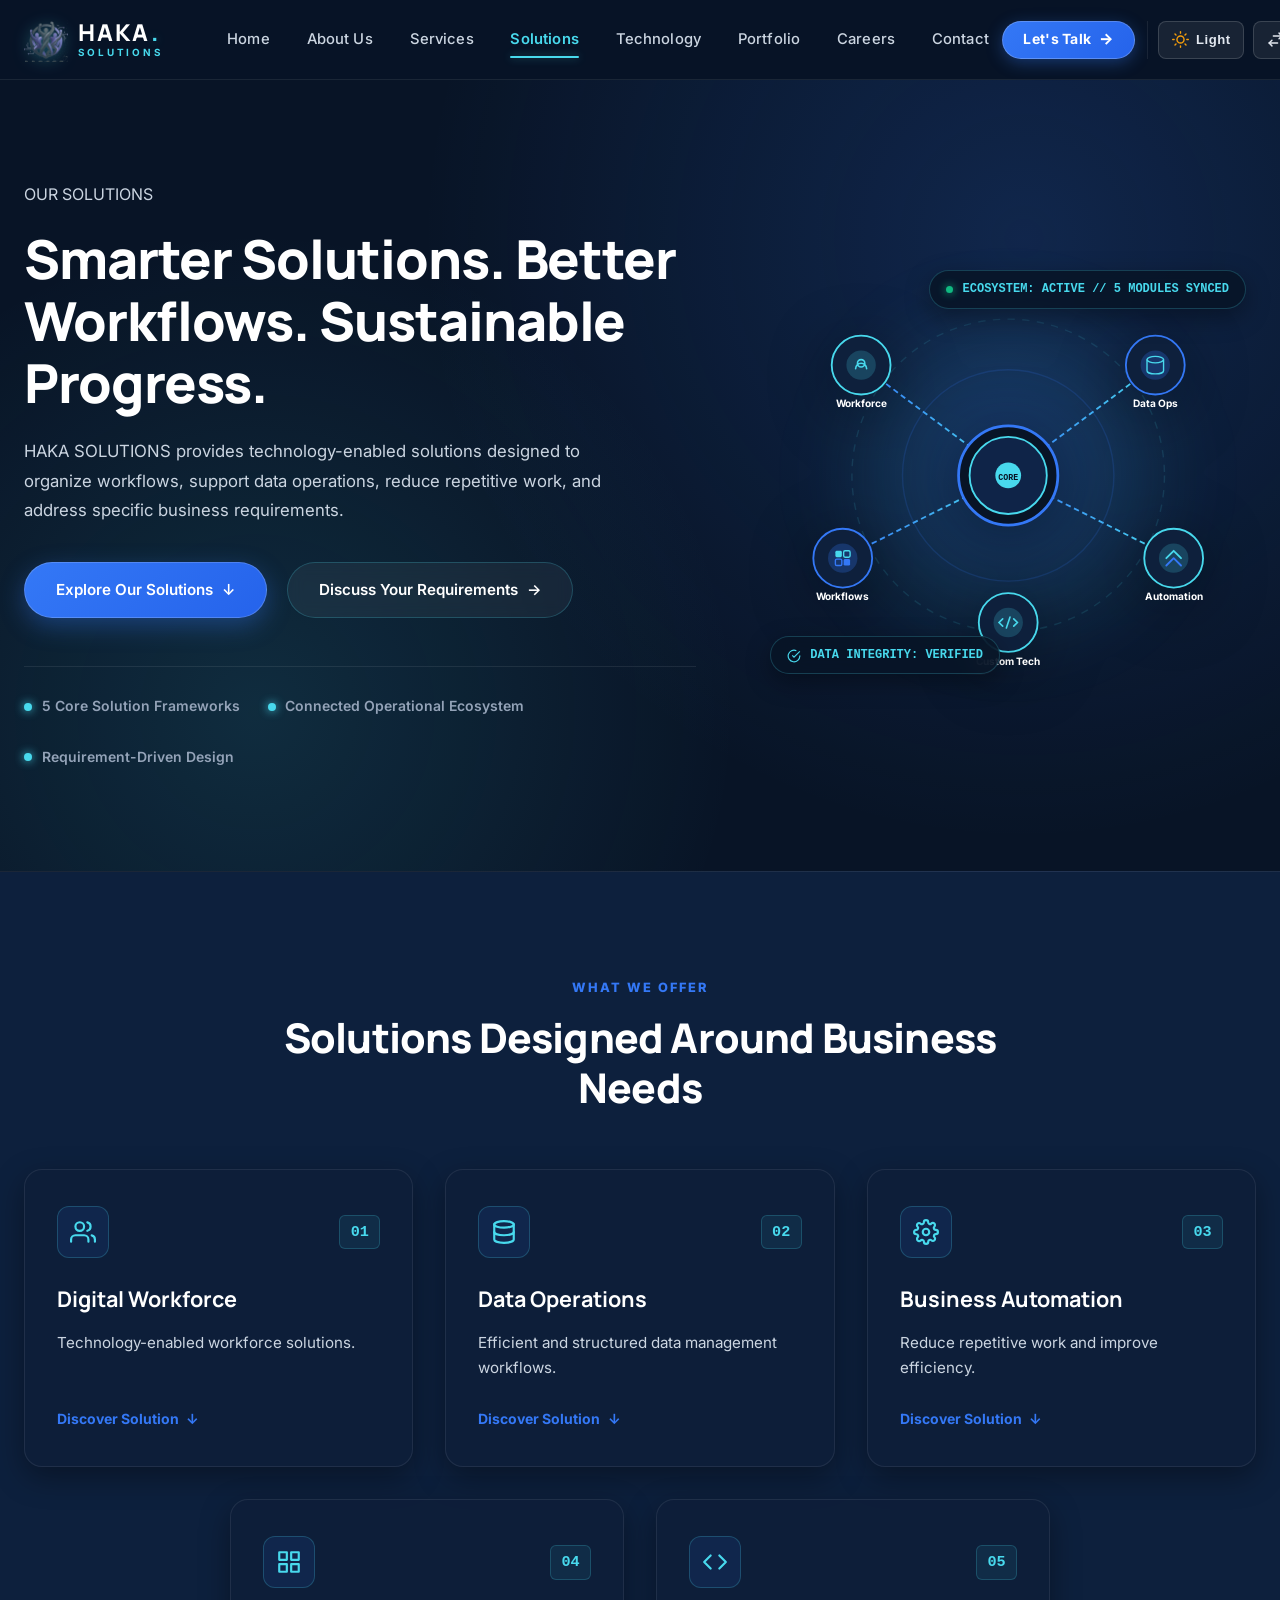
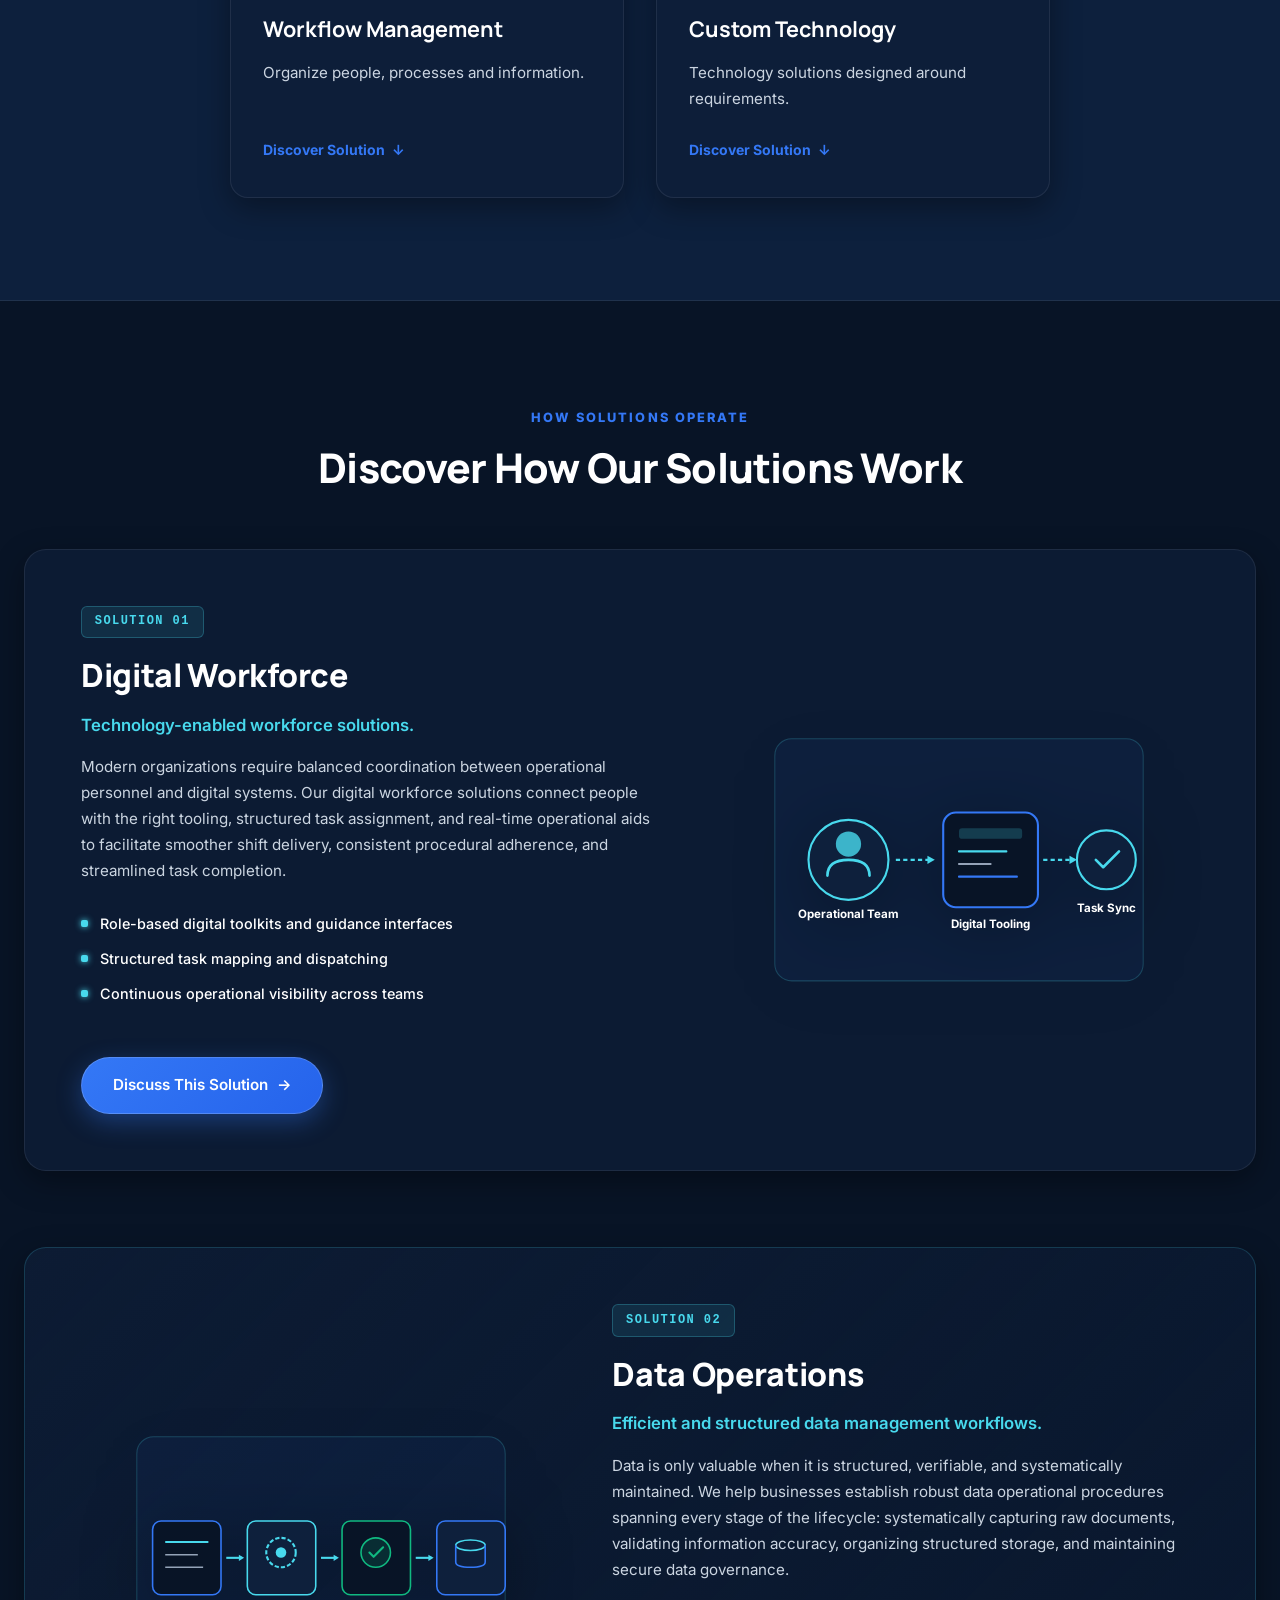
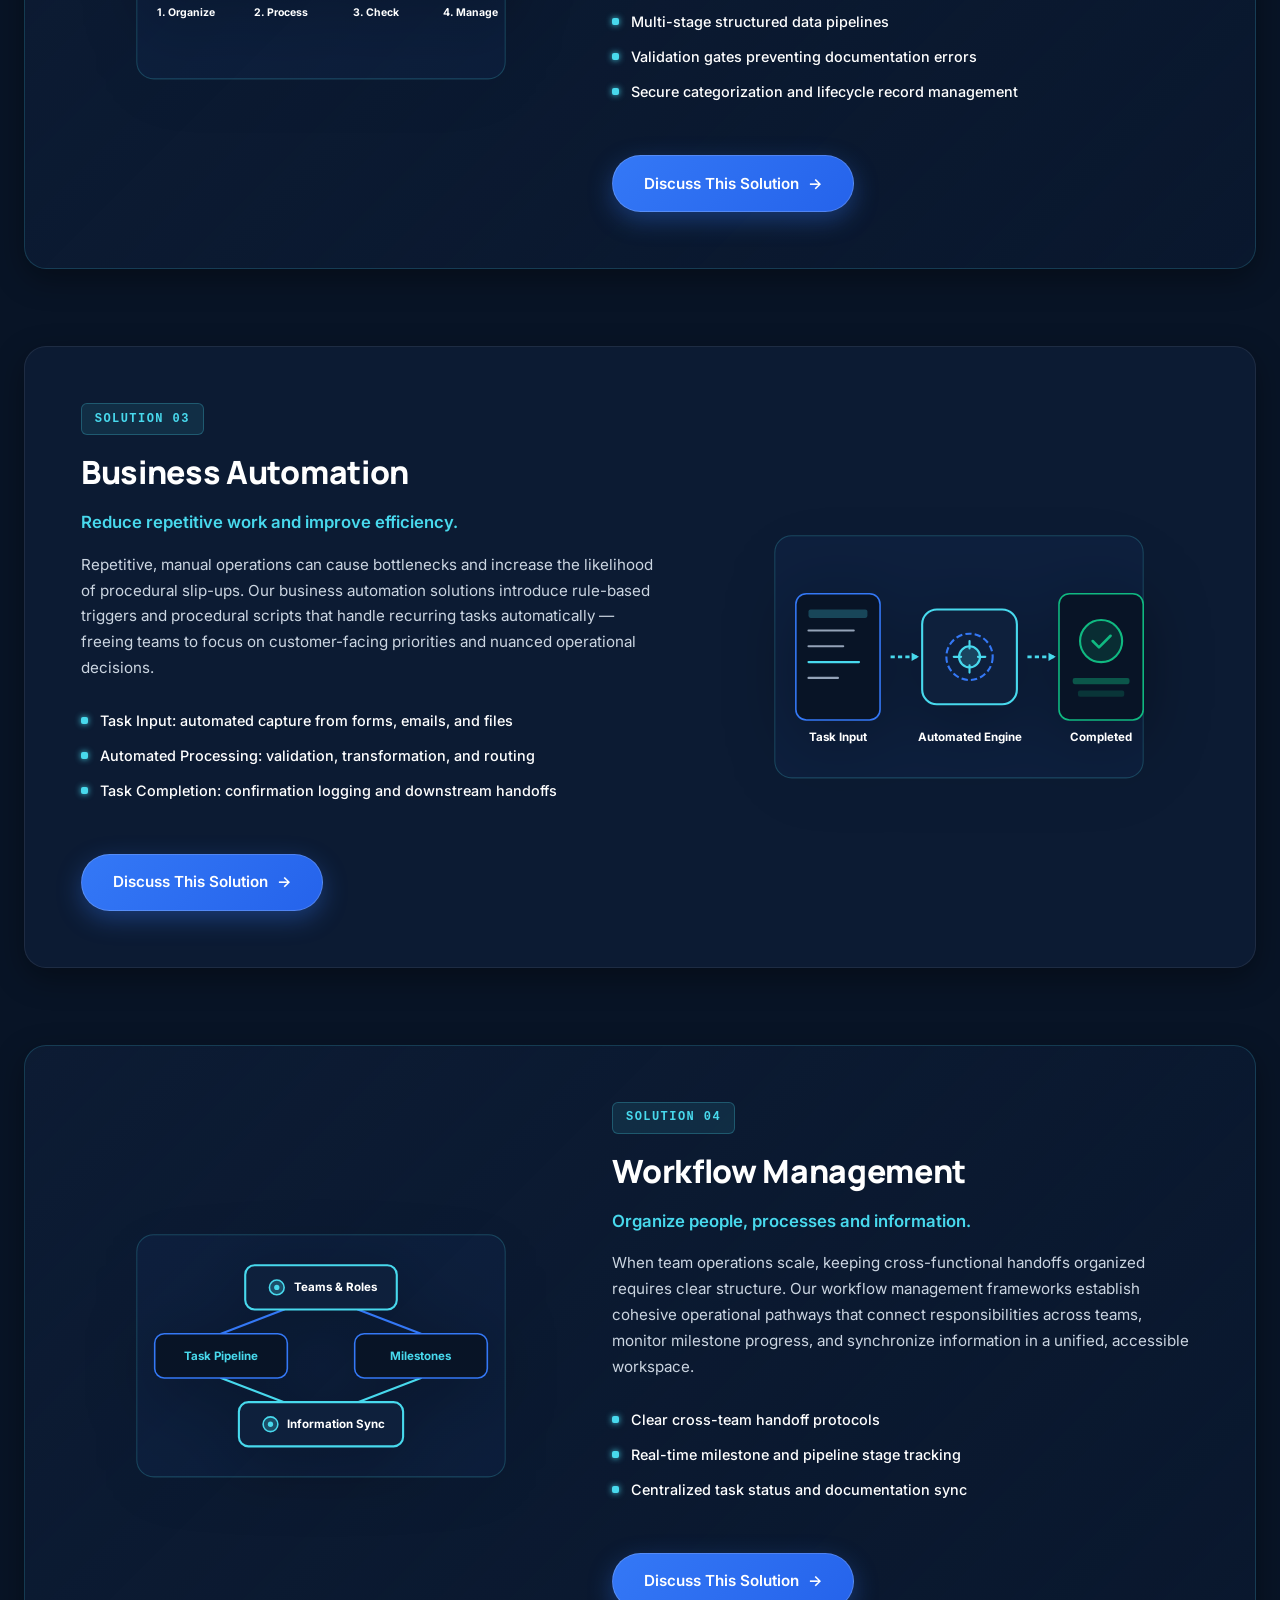
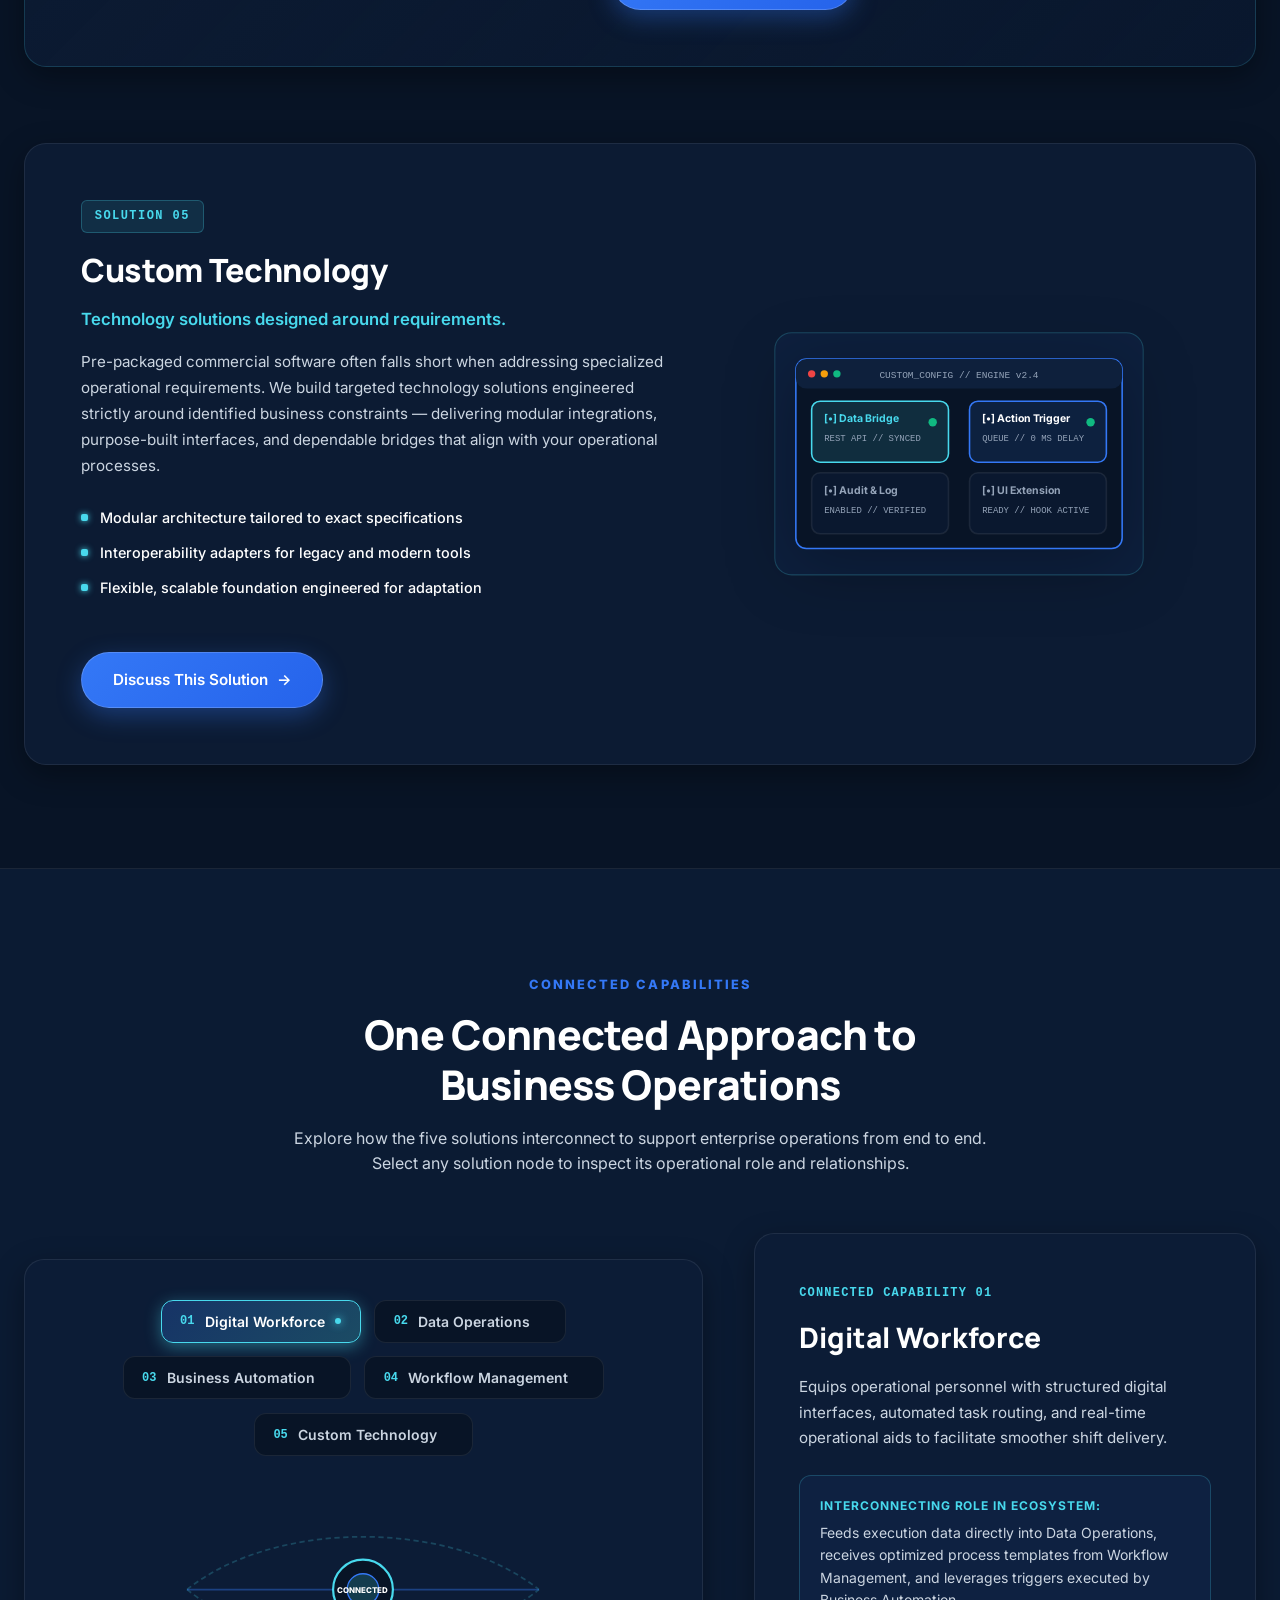
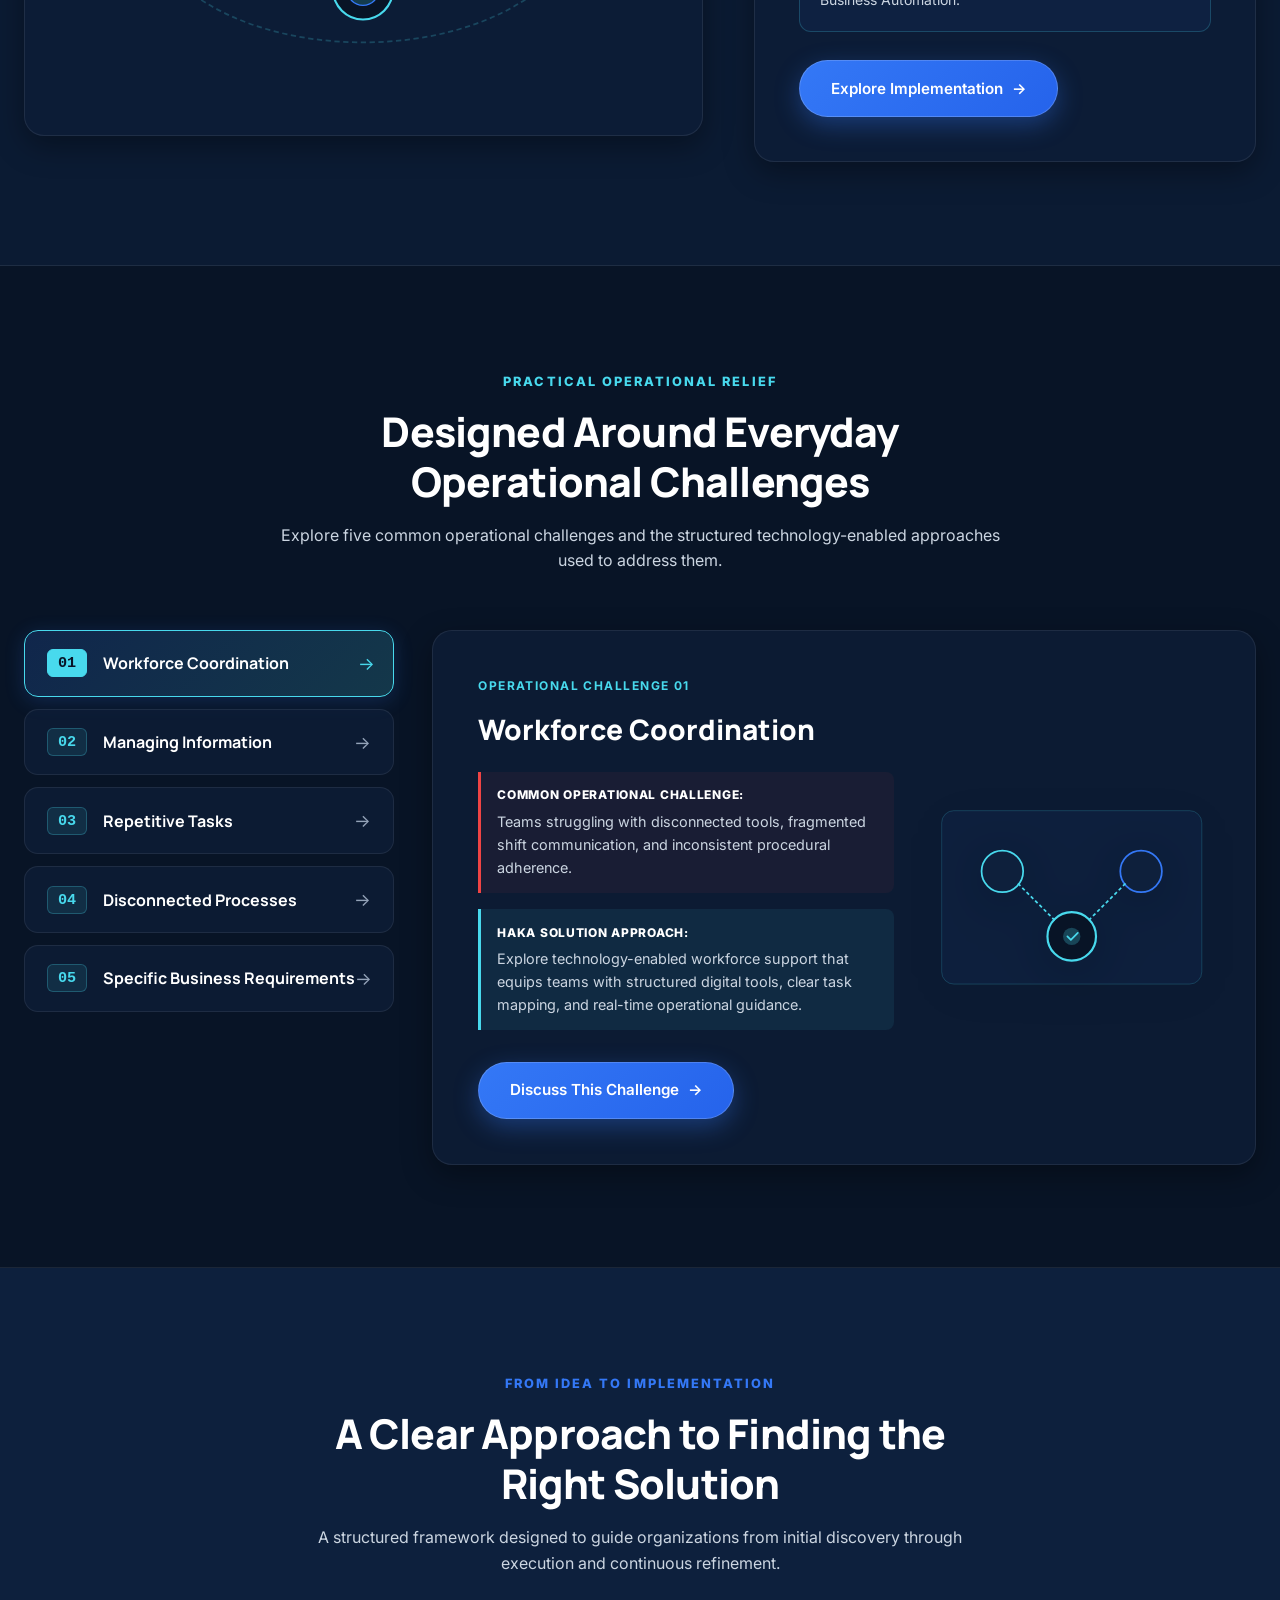
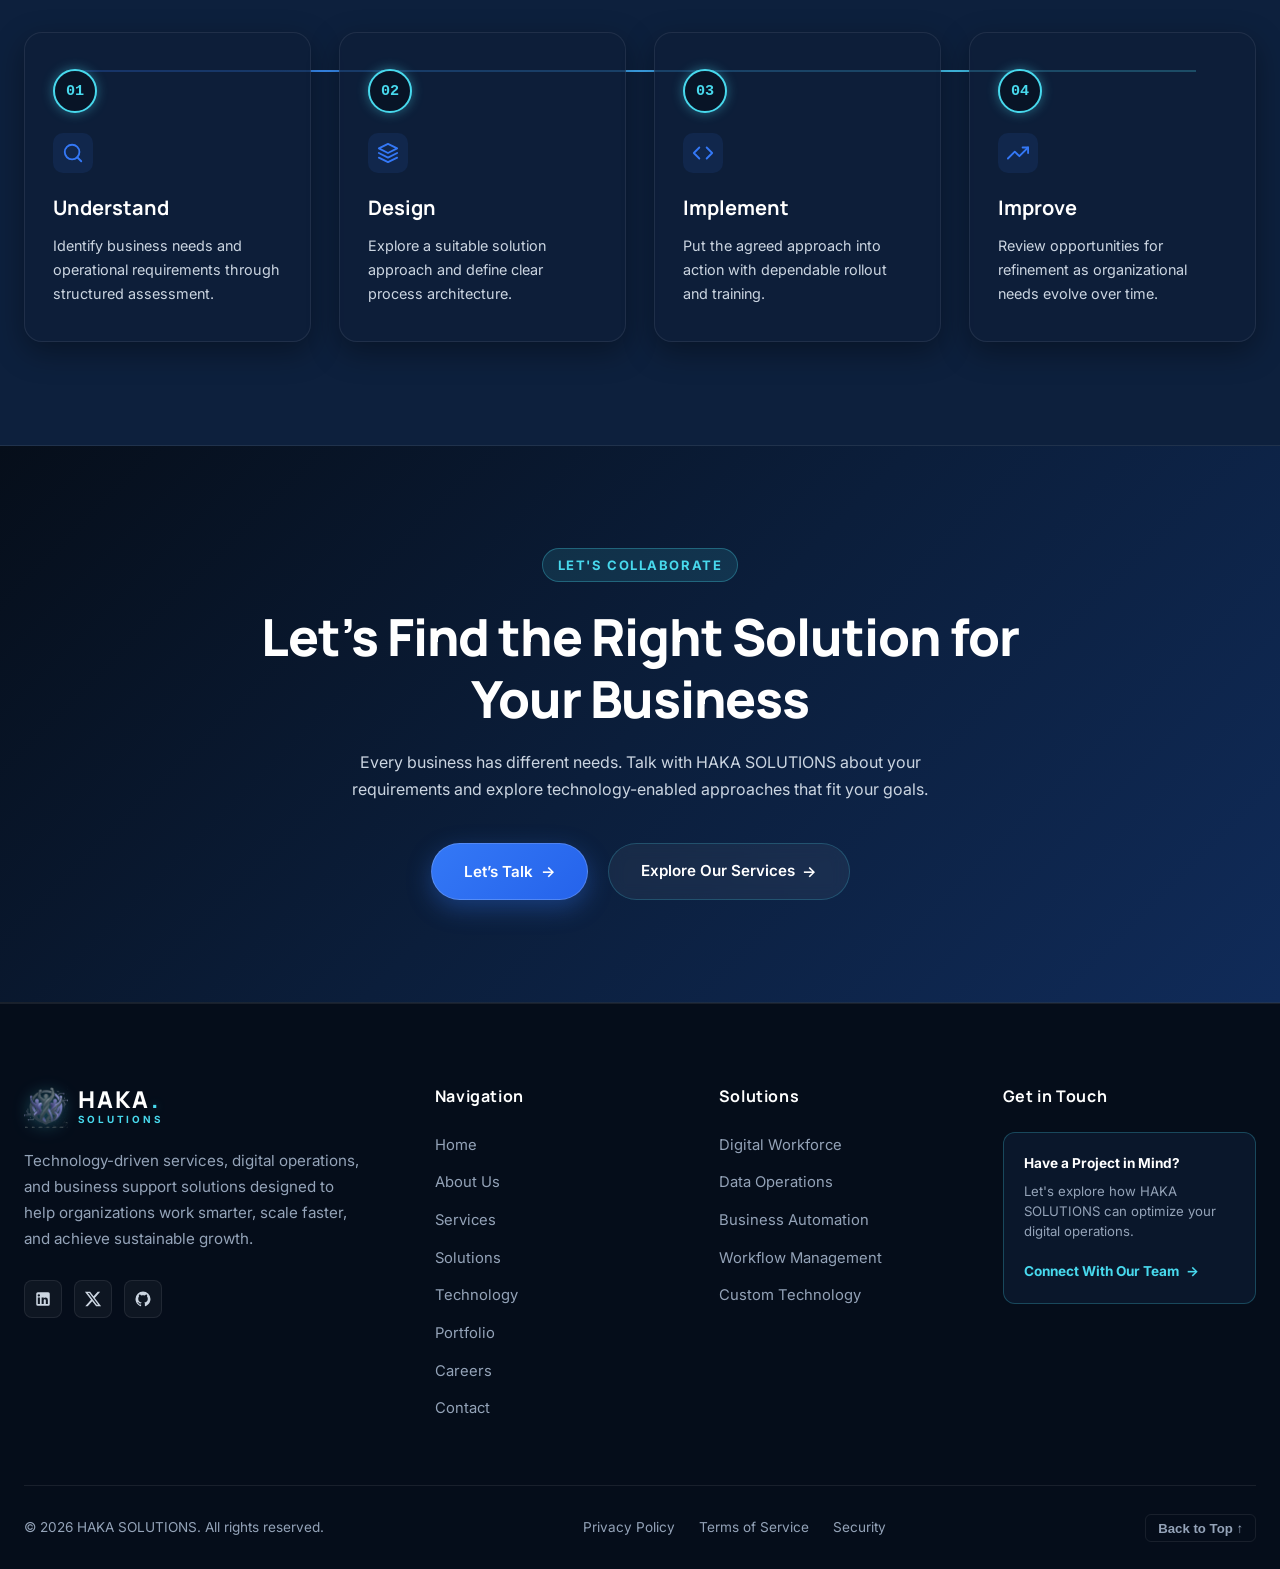
<file: solutions.html>
<!DOCTYPE html>
<html lang="en" dir="ltr" data-theme="dark">
<head>
  <meta charset="UTF-8">
  <meta name="viewport" content="width=device-width, initial-scale=1.0">
  <title>Solutions — HAKA SOLUTIONS | Smarter Solutions. Better Workflows.</title>
  <meta name="description" content="HAKA SOLUTIONS provides technology-enabled solutions designed to organize workflows, support data operations, reduce repetitive work, and address specific business requirements.">

  <!-- Google Fonts: Inter & Manrope -->
  <link rel="preconnect" href="https://fonts.googleapis.com">
  <link rel="preconnect" href="https://fonts.gstatic.com" crossorigin>
  <link href="https://fonts.googleapis.com/css2?family=Inter:wght@400;500;600;700;800&family=Manrope:wght@600;700;800&display=swap" rel="stylesheet">

  <!-- Shared Primary Stylesheet -->
    <!-- Favicon & App Icons -->
  <link rel="icon" type="image/png" sizes="32x32" href="favicon-32x32.png">
  <link rel="icon" type="image/png" sizes="16x16" href="favicon-16x16.png">
  <link rel="shortcut icon" href="favicon.ico">
  <link rel="apple-touch-icon" sizes="180x180" href="apple-touch-icon.png">

  <link rel="stylesheet" href="css/style.css">
</head>
<body>

  <!-- ==========================================================================
       HAKA SOLUTIONS NAVIGATION BAR COMPONENT
       ========================================================================== -->
  <header class="haka-header" id="hakaHeader">
    <div class="haka-container">

      <!-- Brand Logo -->
      <a href="index.html" class="haka-logo-link" aria-label="HAKA SOLUTIONS Homepage">
        <div class="logo-brand-mark" aria-hidden="true">
          <img src="images/logo-icon.png" alt="HAKA SOLUTIONS Logo" class="logo-brand-icon">
        </div>
        <div class="logo-text-group">
          <div class="logo-main">HAKA<span class="logo-dot">.</span></div>
          <span class="logo-subtitle">SOLUTIONS</span>
        </div>
      </a>

      <!-- Navigation Menu (Solutions is Active) -->
      <nav class="haka-nav" id="primaryNav" role="navigation" aria-label="Primary Navigation">
        <ul class="haka-nav-list" role="menubar">
          <li class="haka-nav-item" role="none">
            <a href="index.html" class="haka-nav-link" role="menuitem">Home</a>
          </li>
          <li class="haka-nav-item" role="none">
            <a href="about.html" class="haka-nav-link" role="menuitem">About Us</a>
          </li>
          <li class="haka-nav-item" role="none">
            <a href="services.html" class="haka-nav-link" role="menuitem">Services</a>
          </li>
          <li class="haka-nav-item" role="none">
            <a href="solutions.html" class="haka-nav-link active" role="menuitem" aria-current="page">Solutions</a>
          </li>
          <li class="haka-nav-item" role="none">
            <a href="technology.html" class="haka-nav-link" role="menuitem">Technology</a>
          </li>
          <li class="haka-nav-item" role="none">
            <a href="portfolio.html" class="haka-nav-link" role="menuitem">Portfolio</a>
          </li>
          <li class="haka-nav-item" role="none">
            <a href="careers.html" class="haka-nav-link" role="menuitem">Careers</a>
          </li>
          <li class="haka-nav-item" role="none">
            <a href="contact.html" class="haka-nav-link" role="menuitem">Contact</a>
          </li>
        </ul>

        <!-- Mobile Drawer Preferences / Controls -->
        <div class="haka-nav-mobile-controls">
          <button 
            type="button" 
            class="haka-control-btn theme-toggle-btn" 
            onclick="toggleTheme()"
            aria-label="Toggle dark and light mode"
            title="Toggle Dark / Light Theme"
          >
            <svg class="icon-sun" viewBox="0 0 24 24" fill="none" stroke="currentColor" stroke-width="2" stroke-linecap="round" stroke-linejoin="round" aria-hidden="true">
              <circle cx="12" cy="12" r="5"></circle>
              <line x1="12" y1="1" x2="12" y2="3"></line>
              <line x1="12" y1="21" x2="12" y2="23"></line>
              <line x1="4.22" y1="4.22" x2="5.64" y2="5.64"></line>
              <line x1="18.36" y1="18.36" x2="19.78" y2="19.78"></line>
              <line x1="1" y1="12" x2="3" y2="12"></line>
              <line x1="21" y1="12" x2="23" y2="12"></line>
              <line x1="4.22" y1="19.78" x2="5.64" y2="18.36"></line>
              <line x1="18.36" y1="5.64" x2="19.78" y2="4.22"></line>
            </svg>
            <svg class="icon-moon" viewBox="0 0 24 24" fill="none" stroke="currentColor" stroke-width="2" stroke-linecap="round" stroke-linejoin="round" aria-hidden="true">
              <path d="M21 12.79A9 9 0 1 1 11.21 3 7 7 0 0 0 21 12.79z"></path>
            </svg>
            <span class="themeLabel">Light</span>
          </button>

          <button 
            type="button" 
            class="haka-control-btn rtl-toggle-btn" 
            onclick="toggleRTL()"
            aria-label="Toggle text direction between LTR and RTL"
            title="Toggle RTL / LTR Direction"
          >
            <svg class="flip-rtl" viewBox="0 0 24 24" fill="none" stroke="currentColor" stroke-width="2" stroke-linecap="round" stroke-linejoin="round" aria-hidden="true">
              <polyline points="17 11 21 7 17 3"></polyline>
              <line x1="21" y1="7" x2="9" y2="7"></line>
              <polyline points="7 21 3 17 7 13"></polyline>
              <line x1="3" y1="17" x2="15" y2="17"></line>
            </svg>
            <span class="rtlLabel">RTL</span>
          </button>
        </div>

        <!-- Mobile Drawer Action Buttons -->
        <div class="haka-nav-mobile-cta">
          <a href="contact.html" class="haka-nav-btn-primary" aria-label="Contact HAKA Solutions">
            <span>Let's Talk</span>
            <span class="flip-rtl cta-arrow" aria-hidden="true">→</span>
          </a>
        </div>
      </nav>

      <!-- Right Actions: CTA Buttons & Controls -->
      <div class="haka-actions-group">
        <!-- Header CTA Buttons -->
        <div class="haka-cta-group">
          <!-- Primary CTA: Let's Talk -->
          <a href="contact.html" class="haka-nav-btn-primary" aria-label="Contact HAKA Solutions">
            <span>Let's Talk</span>
            <span class="flip-rtl cta-arrow" aria-hidden="true">→</span>
          </a>
        </div>

        <!-- Controls Group: Dark/Light Theme & RTL Toggles -->
        <div class="haka-controls-group">
          <!-- Theme Toggle -->
          <button 
            type="button" 
            class="haka-control-btn theme-toggle-btn" 
            id="themeToggleBtn"
            onclick="toggleTheme()"
            aria-label="Toggle dark and light mode"
            title="Toggle Dark / Light Theme"
          >
            <svg class="icon-sun" viewBox="0 0 24 24" fill="none" stroke="currentColor" stroke-width="2" stroke-linecap="round" stroke-linejoin="round" aria-hidden="true">
              <circle cx="12" cy="12" r="5"></circle>
              <line x1="12" y1="1" x2="12" y2="3"></line>
              <line x1="12" y1="21" x2="12" y2="23"></line>
              <line x1="4.22" y1="4.22" x2="5.64" y2="5.64"></line>
              <line x1="18.36" y1="18.36" x2="19.78" y2="19.78"></line>
              <line x1="1" y1="12" x2="3" y2="12"></line>
              <line x1="21" y1="12" x2="23" y2="12"></line>
              <line x1="4.22" y1="19.78" x2="5.64" y2="18.36"></line>
              <line x1="18.36" y1="5.64" x2="19.78" y2="4.22"></line>
            </svg>
            <svg class="icon-moon" viewBox="0 0 24 24" fill="none" stroke="currentColor" stroke-width="2" stroke-linecap="round" stroke-linejoin="round" aria-hidden="true">
              <path d="M21 12.79A9 9 0 1 1 11.21 3 7 7 0 0 0 21 12.79z"></path>
            </svg>
            <span class="themeLabel" id="themeLabel">Light</span>
          </button>

          <!-- RTL Direction Toggle -->
          <button 
            type="button" 
            class="haka-control-btn rtl-toggle-btn" 
            id="rtlToggleBtn"
            onclick="toggleRTL()"
            aria-label="Toggle text direction between LTR and RTL"
            title="Toggle RTL / LTR Direction"
          >
            <svg class="flip-rtl" viewBox="0 0 24 24" fill="none" stroke="currentColor" stroke-width="2" stroke-linecap="round" stroke-linejoin="round" aria-hidden="true">
              <polyline points="17 11 21 7 17 3"></polyline>
              <line x1="21" y1="7" x2="9" y2="7"></line>
              <polyline points="7 21 3 17 7 13"></polyline>
              <line x1="3" y1="17" x2="15" y2="17"></line>
            </svg>
            <span class="rtlLabel" id="rtlLabel">RTL</span>
          </button>
        </div>

        <!-- Accessible Hamburger Toggle Button (Tablets / Mobile) -->
        <button 
          type="button" 
          class="haka-hamburger-btn" 
          id="hamburgerBtn" 
          aria-expanded="false" 
          aria-controls="primaryNav" 
          aria-label="Toggle navigation menu"
        >
          <span class="hamburger-line"></span>
          <span class="hamburger-line"></span>
          <span class="hamburger-line"></span>
        </button>
      </div>

    </div>
  </header>

  <!-- Mobile Overlay Backdrop -->
  <div class="haka-mobile-backdrop" id="mobileBackdrop" aria-hidden="true"></div>

  <!-- ==========================================================================
       MAIN CONTENT: EXACTLY 7 UNIQUE SOLUTIONS SECTIONS
       ========================================================================== -->
  <main id="mainContent">

    <!-- ==========================================================================
         SECTION 1: SOLUTIONS HERO
         ========================================================================== -->
    <section class="solutions-hero-section" id="solutions-hero">
      <div class="container">
        <div class="solutions-hero-grid">

          <!-- Left Column: Copy & CTAs -->
          <div class="solutions-hero-content reveal-item">
            <div class="hero-badge-wrap">
              <span class="hero-badge-pill">OUR SOLUTIONS</span>
            </div>

            <h1 class="solutions-hero-title">
              Smarter Solutions. Better Workflows. <span class="gradient-text">Sustainable Progress.</span>
            </h1>

            <p class="solutions-hero-desc">
              HAKA SOLUTIONS provides technology-enabled solutions designed to organize workflows, support data operations, reduce repetitive work, and address specific business requirements.
            </p>

            <div class="solutions-hero-actions">
              <a href="#solutions-overview" class="haka-btn btn-primary">
                Explore Our Solutions <span class="btn-arrow flip-rtl">↓</span>
              </a>
              <a href="contact.html" class="haka-btn btn-secondary">
                Discuss Your Requirements <span class="btn-arrow flip-rtl">→</span>
              </a>
            </div>

            <!-- Solution Framework Micro Highlights -->
            <div class="solutions-hero-highlights">
              <div class="solution-highlight-item">
                <span class="highlight-dot"></span>
                <span>5 Core Solution Frameworks</span>
              </div>
              <div class="solution-highlight-item">
                <span class="highlight-dot"></span>
                <span>Connected Operational Ecosystem</span>
              </div>
              <div class="solution-highlight-item">
                <span class="highlight-dot"></span>
                <span>Requirement-Driven Design</span>
              </div>
            </div>
          </div>

          <!-- Right Column: Digital Ecosystem & Workflow Graphic -->
          <div class="solutions-hero-visual reveal-item delay-1" aria-hidden="true">
            <div class="solutions-hero-stage">
              <!-- Background Ambient Glow -->
              <div class="solutions-ambient-glow"></div>

              <!-- Interactive Digital Ecosystem SVG Illustration -->
              <svg viewBox="0 0 540 460" fill="none" class="solutions-ecosystem-svg">
                <!-- Circuit Connections between Core and Orbiting Nodes -->
                <path d="M270 230 L110 110" stroke="url(#circuit-grad-1)" stroke-width="2" stroke-dasharray="6 4" class="circuit-flow-line"/>
                <path d="M270 230 L430 110" stroke="url(#circuit-grad-2)" stroke-width="2" stroke-dasharray="6 4" class="circuit-flow-line"/>
                <path d="M270 230 L450 320" stroke="url(#circuit-grad-1)" stroke-width="2" stroke-dasharray="6 4" class="circuit-flow-line"/>
                <path d="M270 230 L90 320" stroke="url(#circuit-grad-2)" stroke-width="2" stroke-dasharray="6 4" class="circuit-flow-line"/>
                <path d="M270 230 L270 390" stroke="url(#circuit-grad-1)" stroke-width="2" stroke-dasharray="6 4" class="circuit-flow-line"/>

                <!-- Outer Orbit Rings -->
                <circle cx="270" cy="230" r="170" stroke="rgba(72, 217, 237, 0.12)" stroke-width="1.5" stroke-dasharray="8 8" class="orbit-rotate"/>
                <circle cx="270" cy="230" r="115" stroke="rgba(52, 120, 246, 0.16)" stroke-width="1.5"/>

                <!-- Central Enterprise Core Hub -->
                <circle cx="270" cy="230" r="54" fill="#081426" stroke="var(--color-accent-blue)" stroke-width="3"/>
                <circle cx="270" cy="230" r="42" fill="rgba(52, 120, 246, 0.16)" stroke="var(--color-accent-cyan)" stroke-width="2"/>
                <circle cx="270" cy="230" r="14" fill="var(--color-accent-cyan)"/>
                <text x="270" y="235" text-anchor="middle" font-family="monospace" font-size="9" font-weight="700" fill="#081426">CORE</text>

                <!-- Orbit Node 1: Digital Workforce (Top-Left) -->
                <g class="solution-orbit-node" transform="translate(110, 110)">
                  <circle cx="0" cy="0" r="32" fill="#0E203C" stroke="var(--color-accent-cyan)" stroke-width="2"/>
                  <circle cx="0" cy="0" r="16" fill="rgba(72, 217, 237, 0.2)"/>
                  <path d="M-6 4 A6 6 0 0 1 6 4 M0 -6 A4 4 0 1 1 0 2 A4 4 0 0 1 0 -6" stroke="var(--color-accent-cyan)" stroke-width="1.75" stroke-linecap="round" fill="none"/>
                  <text x="0" y="46" text-anchor="middle" font-family="'Inter', sans-serif" font-size="11" font-weight="700" fill="#FFFFFF">Workforce</text>
                </g>

                <!-- Orbit Node 2: Data Operations (Top-Right) -->
                <g class="solution-orbit-node" transform="translate(430, 110)">
                  <circle cx="0" cy="0" r="32" fill="#0E203C" stroke="var(--color-accent-blue)" stroke-width="2"/>
                  <circle cx="0" cy="0" r="16" fill="rgba(52, 120, 246, 0.25)"/>
                  <ellipse cx="0" cy="-6" rx="9" ry="3.5" stroke="var(--color-accent-cyan)" stroke-width="1.5"/>
                  <path d="M-9 -6 v12 c0 2 4 3.5 9 3.5 s9 -1.5 9 -3.5 v-12" stroke="var(--color-accent-cyan)" stroke-width="1.5" fill="none"/>
                  <text x="0" y="46" text-anchor="middle" font-family="'Inter', sans-serif" font-size="11" font-weight="700" fill="#FFFFFF">Data Ops</text>
                </g>

                <!-- Orbit Node 3: Business Automation (Bottom-Right) -->
                <g class="solution-orbit-node" transform="translate(450, 320)">
                  <circle cx="0" cy="0" r="32" fill="#0E203C" stroke="var(--color-accent-cyan)" stroke-width="2"/>
                  <circle cx="0" cy="0" r="16" fill="rgba(72, 217, 237, 0.2)"/>
                  <polyline points="-8 0 0 -8 8 0" stroke="var(--color-accent-cyan)" stroke-width="2" stroke-linecap="round" stroke-linejoin="round"/>
                  <polyline points="-8 8 0 0 8 8" stroke="var(--color-accent-blue)" stroke-width="2" stroke-linecap="round" stroke-linejoin="round"/>
                  <text x="0" y="46" text-anchor="middle" font-family="'Inter', sans-serif" font-size="11" font-weight="700" fill="#FFFFFF">Automation</text>
                </g>

                <!-- Orbit Node 4: Workflow Management (Bottom-Left) -->
                <g class="solution-orbit-node" transform="translate(90, 320)">
                  <circle cx="0" cy="0" r="32" fill="#0E203C" stroke="var(--color-accent-blue)" stroke-width="2"/>
                  <circle cx="0" cy="0" r="16" fill="rgba(52, 120, 246, 0.25)"/>
                  <rect x="-8" y="-8" width="7" height="7" rx="1.5" fill="var(--color-accent-cyan)"/>
                  <rect x="1" y="-8" width="7" height="7" rx="1.5" stroke="var(--color-accent-cyan)" stroke-width="1.5"/>
                  <rect x="-8" y="1" width="7" height="7" rx="1.5" stroke="var(--color-accent-blue)" stroke-width="1.5"/>
                  <rect x="1" y="1" width="7" height="7" rx="1.5" fill="var(--color-accent-blue)"/>
                  <text x="0" y="46" text-anchor="middle" font-family="'Inter', sans-serif" font-size="11" font-weight="700" fill="#FFFFFF">Workflows</text>
                </g>

                <!-- Orbit Node 5: Custom Technology (Bottom-Center) -->
                <g class="solution-orbit-node" transform="translate(270, 390)">
                  <circle cx="0" cy="0" r="32" fill="#0E203C" stroke="var(--color-accent-cyan)" stroke-width="2"/>
                  <circle cx="0" cy="0" r="16" fill="rgba(72, 217, 237, 0.2)"/>
                  <path d="M-6 -4 L-10 0 L-6 4 M6 -4 L10 0 L6 4 M-2 6 L2 -6" stroke="var(--color-accent-cyan)" stroke-width="1.75" stroke-linecap="round"/>
                  <text x="0" y="46" text-anchor="middle" font-family="'Inter', sans-serif" font-size="11" font-weight="700" fill="#FFFFFF">Custom Tech</text>
                </g>

                <!-- Gradients -->
                <defs>
                  <linearGradient id="circuit-grad-1" x1="0%" y1="0%" x2="100%" y2="100%">
                    <stop offset="0%" stop-color="#3478F6"/>
                    <stop offset="100%" stop-color="#48D9ED"/>
                  </linearGradient>
                  <linearGradient id="circuit-grad-2" x1="100%" y1="0%" x2="0%" y2="100%">
                    <stop offset="0%" stop-color="#48D9ED"/>
                    <stop offset="100%" stop-color="#3478F6"/>
                  </linearGradient>
                </defs>
              </svg>

              <!-- Floating Glassmorphic Telemetry Cards -->
              <div class="solutions-telemetry-badge telemetry-badge-top">
                <div class="telemetry-indicator"></div>
                <span>ECOSYSTEM: ACTIVE // 5 MODULES SYNCED</span>
              </div>

              <div class="solutions-telemetry-badge telemetry-badge-bottom">
                <svg viewBox="0 0 24 24" fill="none" stroke="currentColor" stroke-width="2" width="14" height="14" class="telemetry-icon">
                  <path d="M22 11.08V12a10 10 0 1 1-5.93-9.14"></path>
                  <polyline points="22 4 12 14.01 9 11.01"></polyline>
                </svg>
                <span>DATA INTEGRITY: VERIFIED</span>
              </div>
            </div>
          </div>

        </div>
      </div>
    </section>

    <!-- ==========================================================================
         SECTION 2: EXPLORE OUR FIVE SOLUTIONS (3 ON TOP ROW, 2 BALANCED ON BOTTOM)
         ========================================================================== -->
    <section class="solutions-overview-section" id="solutions-overview">
      <div class="container">

        <div class="section-header-block reveal-item" style="text-align: center; max-width: 720px; margin: 0 auto 3.5rem;">
          <div class="section-eyebrow">WHAT WE OFFER</div>
          <h2 class="section-title">Solutions Designed Around Business Needs</h2>
        </div>

        <div class="solutions-five-grid">

          <!-- Row 1: 3 Cards -->
          <div class="solutions-row-top">

            <!-- 1. Digital Workforce -->
            <div class="solution-card reveal-item">
              <div class="solution-card-header">
                <div class="solution-card-icon" aria-hidden="true">
                  <svg viewBox="0 0 24 24" fill="none" stroke="currentColor" stroke-width="2" stroke-linecap="round" stroke-linejoin="round">
                    <path d="M17 21v-2a4 4 0 0 0-4-4H5a4 4 0 0 0-4 4v2"></path>
                    <circle cx="9" cy="7" r="4"></circle>
                    <path d="M23 21v-2a4 4 0 0 0-3-3.87"></path>
                    <path d="M16 3.13a4 4 0 0 1 0 7.75"></path>
                  </svg>
                </div>
                <span class="solution-card-number">01</span>
              </div>
              <h3 class="solution-card-title">Digital Workforce</h3>
              <p class="solution-card-desc">
                Technology-enabled workforce solutions.
              </p>
              <a href="#solution-workforce" class="solution-card-link" aria-label="Discover Digital Workforce Solution">
                Discover Solution <span class="flip-rtl">↓</span>
              </a>
            </div>

            <!-- 2. Data Operations -->
            <div class="solution-card reveal-item">
              <div class="solution-card-header">
                <div class="solution-card-icon" aria-hidden="true">
                  <svg viewBox="0 0 24 24" fill="none" stroke="currentColor" stroke-width="2" stroke-linecap="round" stroke-linejoin="round">
                    <ellipse cx="12" cy="5" rx="9" ry="3"></ellipse>
                    <path d="M21 12c0 1.66-4 3-9 3s-9-1.34-9-3"></path>
                    <path d="M3 5v14c0 1.66 4 3 9 3s9-1.34 9-3V5"></path>
                  </svg>
                </div>
                <span class="solution-card-number">02</span>
              </div>
              <h3 class="solution-card-title">Data Operations</h3>
              <p class="solution-card-desc">
                Efficient and structured data management workflows.
              </p>
              <a href="#solution-data" class="solution-card-link" aria-label="Discover Data Operations Solution">
                Discover Solution <span class="flip-rtl">↓</span>
              </a>
            </div>

            <!-- 3. Business Automation -->
            <div class="solution-card reveal-item">
              <div class="solution-card-header">
                <div class="solution-card-icon" aria-hidden="true">
                  <svg viewBox="0 0 24 24" fill="none" stroke="currentColor" stroke-width="2" stroke-linecap="round" stroke-linejoin="round">
                    <circle cx="12" cy="12" r="3"></circle>
                    <path d="M19.4 15a1.65 1.65 0 0 0 .33 1.82l.06.06a2 2 0 0 1 0 2.83 2 2 0 0 1-2.83 0l-.06-.06a1.65 1.65 0 0 0-1.82-.33 1.65 1.65 0 0 0-1 1.51V21a2 2 0 0 1-2 2 2 2 0 0 1-2-2v-.09A1.65 1.65 0 0 0 9 19.4a1.65 1.65 0 0 0-1.82.33l-.06.06a2 2 0 0 1-2.83 0 2 2 0 0 1 0-2.83l.06-.06a1.65 1.65 0 0 0 .33-1.82 1.65 1.65 0 0 0-1.51-1H3a2 2 0 0 1-2-2 2 2 0 0 1 2-2h.09A1.65 1.65 0 0 0 4.6 9a1.65 1.65 0 0 0-.33-1.82l-.06-.06a2 2 0 0 1 0-2.83 2 2 0 0 1 2.83 0l.06.06a1.65 1.65 0 0 0 1.82.33H9a1.65 1.65 0 0 0 1-1.51V3a2 2 0 0 1 2-2 2 2 0 0 1 2 2v.09a1.65 1.65 0 0 0 1 1.51 1.65 1.65 0 0 0 1.82-.33l.06-.06a2 2 0 0 1 2.83 0 2 2 0 0 1 0 2.83l-.06.06a1.65 1.65 0 0 0-.33 1.82V9a1.65 1.65 0 0 0 1.51 1H21a2 2 0 0 1 2 2 2 2 0 0 1-2 2h-.09a1.65 1.65 0 0 0-1.51 1z"></path>
                  </svg>
                </div>
                <span class="solution-card-number">03</span>
              </div>
              <h3 class="solution-card-title">Business Automation</h3>
              <p class="solution-card-desc">
                Reduce repetitive work and improve efficiency.
              </p>
              <a href="#solution-automation" class="solution-card-link" aria-label="Discover Business Automation Solution">
                Discover Solution <span class="flip-rtl">↓</span>
              </a>
            </div>

          </div>

          <!-- Row 2: 2 Centered Balanced Cards -->
          <div class="solutions-row-bottom">

            <!-- 4. Workflow Management -->
            <div class="solution-card reveal-item">
              <div class="solution-card-header">
                <div class="solution-card-icon" aria-hidden="true">
                  <svg viewBox="0 0 24 24" fill="none" stroke="currentColor" stroke-width="2" stroke-linecap="round" stroke-linejoin="round">
                    <rect x="3" y="3" width="7" height="7"></rect>
                    <rect x="14" y="3" width="7" height="7"></rect>
                    <rect x="14" y="14" width="7" height="7"></rect>
                    <rect x="3" y="14" width="7" height="7"></rect>
                  </svg>
                </div>
                <span class="solution-card-number">04</span>
              </div>
              <h3 class="solution-card-title">Workflow Management</h3>
              <p class="solution-card-desc">
                Organize people, processes and information.
              </p>
              <a href="#solution-workflow" class="solution-card-link" aria-label="Discover Workflow Management Solution">
                Discover Solution <span class="flip-rtl">↓</span>
              </a>
            </div>

            <!-- 5. Custom Technology -->
            <div class="solution-card reveal-item">
              <div class="solution-card-header">
                <div class="solution-card-icon" aria-hidden="true">
                  <svg viewBox="0 0 24 24" fill="none" stroke="currentColor" stroke-width="2" stroke-linecap="round" stroke-linejoin="round">
                    <polyline points="16 18 22 12 16 6"></polyline>
                    <polyline points="8 6 2 12 8 18"></polyline>
                  </svg>
                </div>
                <span class="solution-card-number">05</span>
              </div>
              <h3 class="solution-card-title">Custom Technology</h3>
              <p class="solution-card-desc">
                Technology solutions designed around requirements.
              </p>
              <a href="#solution-custom" class="solution-card-link" aria-label="Discover Custom Technology Solution">
                Discover Solution <span class="flip-rtl">↓</span>
              </a>
            </div>

          </div>

        </div>

      </div>
    </section>

    <!-- ==========================================================================
         SECTION 3: SOLUTION DETAILS (5 ALTERNATING IN-DEPTH PANELS)
         ========================================================================== -->
    <section class="solutions-detail-section" id="solutions-detail">
      <div class="container">

        <div class="section-header-block reveal-item" style="text-align: center; max-width: 720px; margin: 0 auto 3.5rem;">
          <div class="section-eyebrow">HOW SOLUTIONS OPERATE</div>
          <h2 class="section-title">Discover How Our Solutions Work</h2>
        </div>

        <div class="solutions-detail-list">

          <!-- Detail 1: Digital Workforce (Text Left, Graphic Right) -->
          <div class="solution-detail-panel reveal-item" id="solution-workforce">
            <div class="solution-detail-grid">
              <!-- Text Column -->
              <div class="solution-detail-text">
                <span class="detail-badge">SOLUTION 01</span>
                <h3 class="detail-title">Digital Workforce</h3>
                <p class="detail-lead">
                  Technology-enabled workforce solutions.
                </p>
                <p class="detail-body">
                  Modern organizations require balanced coordination between operational personnel and digital systems. Our digital workforce solutions connect people with the right tooling, structured task assignment, and real-time operational aids to facilitate smoother shift delivery, consistent procedural adherence, and streamlined task completion.
                </p>
                <div class="detail-caps-list">
                  <div class="detail-cap-item">
                    <span class="detail-cap-bullet"></span>
                    <span>Role-based digital toolkits and guidance interfaces</span>
                  </div>
                  <div class="detail-cap-item">
                    <span class="detail-cap-bullet"></span>
                    <span>Structured task mapping and dispatching</span>
                  </div>
                  <div class="detail-cap-item">
                    <span class="detail-cap-bullet"></span>
                    <span>Continuous operational visibility across teams</span>
                  </div>
                </div>
                <a href="contact.html" class="haka-btn btn-primary" style="margin-top: 1.5rem;">
                  Discuss This Solution <span class="btn-arrow flip-rtl">→</span>
                </a>
              </div>

              <!-- Graphic Column: People, Digital Tools & Connected Tasks -->
              <div class="solution-detail-visual">
                <div class="detail-graphic-card">
                  <svg viewBox="0 0 380 260" fill="none" class="detail-svg-graphic" aria-hidden="true">
                    <rect x="15" y="15" width="350" height="230" rx="16" fill="rgba(52, 120, 246, 0.05)" stroke="var(--border-glass)"/>
                    
                    <!-- People Node (Left) -->
                    <circle cx="85" cy="130" r="38" fill="#0E203C" stroke="var(--color-accent-cyan)" stroke-width="2"/>
                    <circle cx="85" cy="115" r="12" fill="var(--color-accent-cyan)" opacity="0.8"/>
                    <path d="M65 145 C65 133 75 130 85 130 C95 130 105 133 105 145" stroke="var(--color-accent-cyan)" stroke-width="2.5" stroke-linecap="round" fill="none"/>
                    <text x="85" y="185" text-anchor="middle" font-family="'Inter', sans-serif" font-size="11" font-weight="700" fill="var(--color-text-heading)">Operational Team</text>

                    <!-- Connecting Flow Arrow 1 -->
                    <path d="M130 130 L165 130" stroke="var(--color-accent-cyan)" stroke-width="2" stroke-dasharray="4 3"/>
                    <polygon points="167,130 160,126 160,134" fill="var(--color-accent-cyan)"/>

                    <!-- Digital Tools Node (Center) -->
                    <rect x="175" y="85" width="90" height="90" rx="12" fill="#081426" stroke="var(--color-accent-blue)" stroke-width="2"/>
                    <rect x="190" y="100" width="60" height="10" rx="3" fill="rgba(72, 217, 237, 0.2)"/>
                    <line x1="190" y1="122" x2="235" y2="122" stroke="var(--color-accent-cyan)" stroke-width="2" stroke-linecap="round"/>
                    <line x1="190" y1="134" x2="220" y2="134" stroke="var(--color-text-muted)" stroke-width="2" stroke-linecap="round"/>
                    <line x1="190" y1="146" x2="245" y2="146" stroke="var(--color-accent-blue)" stroke-width="2" stroke-linecap="round"/>
                    <text x="220" y="195" text-anchor="middle" font-family="'Inter', sans-serif" font-size="11" font-weight="700" fill="var(--color-text-heading)">Digital Tooling</text>

                    <!-- Connecting Flow Arrow 2 -->
                    <path d="M270 130 L300 130" stroke="var(--color-accent-cyan)" stroke-width="2" stroke-dasharray="4 3"/>
                    <polygon points="302,130 295,126 295,134" fill="var(--color-accent-cyan)"/>

                    <!-- Connected Tasks Node (Right) -->
                    <circle cx="330" cy="130" r="28" fill="#0E203C" stroke="var(--color-accent-cyan)" stroke-width="2"/>
                    <polyline points="320 130 327 137 342 122" stroke="var(--color-accent-cyan)" stroke-width="2.5" stroke-linecap="round" stroke-linejoin="round"/>
                    <text x="330" y="180" text-anchor="middle" font-family="'Inter', sans-serif" font-size="11" font-weight="700" fill="var(--color-text-heading)">Task Sync</text>
                  </svg>
                </div>
              </div>
            </div>
          </div>

          <!-- Detail 2: Data Operations (Graphic Left, Text Right — Alternating) -->
          <div class="solution-detail-panel accent-panel reveal-item" id="solution-data">
            <div class="solution-detail-grid reverse-grid">
              <!-- Text Column -->
              <div class="solution-detail-text">
                <span class="detail-badge">SOLUTION 02</span>
                <h3 class="detail-title">Data Operations</h3>
                <p class="detail-lead">
                  Efficient and structured data management workflows.
                </p>
                <p class="detail-body">
                  Data is only valuable when it is structured, verifiable, and systematically maintained. We help businesses establish robust data operational procedures spanning every stage of the lifecycle: systematically capturing raw documents, validating information accuracy, organizing structured storage, and maintaining secure data governance.
                </p>
                <div class="detail-caps-list">
                  <div class="detail-cap-item">
                    <span class="detail-cap-bullet"></span>
                    <span>Multi-stage structured data pipelines</span>
                  </div>
                  <div class="detail-cap-item">
                    <span class="detail-cap-bullet"></span>
                    <span>Validation gates preventing documentation errors</span>
                  </div>
                  <div class="detail-cap-item">
                    <span class="detail-cap-bullet"></span>
                    <span>Secure categorization and lifecycle record management</span>
                  </div>
                </div>
                <a href="contact.html" class="haka-btn btn-primary" style="margin-top: 1.5rem;">
                  Discuss This Solution <span class="btn-arrow flip-rtl">→</span>
                </a>
              </div>

              <!-- Graphic Column: Stages of Organizing, Processing, Checking, and Managing -->
              <div class="solution-detail-visual">
                <div class="detail-graphic-card">
                  <svg viewBox="0 0 380 260" fill="none" class="detail-svg-graphic" aria-hidden="true">
                    <rect x="15" y="15" width="350" height="230" rx="16" fill="rgba(52, 120, 246, 0.05)" stroke="var(--border-glass)"/>
                    
                    <!-- 4-Stage Horizontal Pipeline -->
                    <!-- Stage 1: Organize -->
                    <rect x="30" y="95" width="65" height="70" rx="8" fill="#081426" stroke="var(--color-accent-blue)" stroke-width="1.5"/>
                    <line x1="42" y1="115" x2="83" y2="115" stroke="var(--color-accent-cyan)" stroke-width="2"/>
                    <line x1="42" y1="127" x2="73" y2="127" stroke="var(--color-text-muted)" stroke-width="1.5"/>
                    <line x1="42" y1="139" x2="78" y2="139" stroke="var(--color-text-muted)" stroke-width="1.5"/>
                    <text x="62" y="185" text-anchor="middle" font-family="'Inter', sans-serif" font-size="10" font-weight="700" fill="var(--color-text-heading)">1. Organize</text>

                    <path d="M100 130 L115 130" stroke="var(--color-accent-cyan)" stroke-width="2"/>
                    <polygon points="117,130 112,127 112,133" fill="var(--color-accent-cyan)"/>

                    <!-- Stage 2: Process -->
                    <rect x="120" y="95" width="65" height="70" rx="8" fill="#0E203C" stroke="var(--color-accent-cyan)" stroke-width="1.5"/>
                    <circle cx="152" cy="125" r="14" stroke="var(--color-accent-cyan)" stroke-width="2" stroke-dasharray="4 2"/>
                    <circle cx="152" cy="125" r="5" fill="var(--color-accent-cyan)"/>
                    <text x="152" y="185" text-anchor="middle" font-family="'Inter', sans-serif" font-size="10" font-weight="700" fill="var(--color-text-heading)">2. Process</text>

                    <path d="M190 130 L205 130" stroke="var(--color-accent-cyan)" stroke-width="2"/>
                    <polygon points="207,130 202,127 202,133" fill="var(--color-accent-cyan)"/>

                    <!-- Stage 3: Check -->
                    <rect x="210" y="95" width="65" height="70" rx="8" fill="#081426" stroke="#10B981" stroke-width="1.5"/>
                    <circle cx="242" cy="125" r="14" fill="rgba(16, 185, 129, 0.15)" stroke="#10B981" stroke-width="1.5"/>
                    <polyline points="236 125 240 129 249 120" stroke="#10B981" stroke-width="2" stroke-linecap="round" stroke-linejoin="round"/>
                    <text x="242" y="185" text-anchor="middle" font-family="'Inter', sans-serif" font-size="10" font-weight="700" fill="var(--color-text-heading)">3. Check</text>

                    <path d="M280 130 L295 130" stroke="var(--color-accent-cyan)" stroke-width="2"/>
                    <polygon points="297,130 292,127 292,133" fill="var(--color-accent-cyan)"/>

                    <!-- Stage 4: Manage -->
                    <rect x="300" y="95" width="65" height="70" rx="8" fill="#0E203C" stroke="var(--color-accent-blue)" stroke-width="1.5"/>
                    <ellipse cx="332" cy="118" rx="14" ry="5" stroke="var(--color-accent-cyan)" stroke-width="1.5"/>
                    <path d="M318 118 v16 c0 3.5 6.5 5 14 5 s14 -1.5 14 -5 v-16" stroke="var(--color-accent-blue)" stroke-width="1.5" fill="none"/>
                    <text x="332" y="185" text-anchor="middle" font-family="'Inter', sans-serif" font-size="10" font-weight="700" fill="var(--color-text-heading)">4. Manage</text>
                  </svg>
                </div>
              </div>
            </div>
          </div>

          <!-- Detail 3: Business Automation (Text Left, Graphic Right) -->
          <div class="solution-detail-panel reveal-item" id="solution-automation">
            <div class="solution-detail-grid">
              <!-- Text Column -->
              <div class="solution-detail-text">
                <span class="detail-badge">SOLUTION 03</span>
                <h3 class="detail-title">Business Automation</h3>
                <p class="detail-lead">
                  Reduce repetitive work and improve efficiency.
                </p>
                <p class="detail-body">
                  Repetitive, manual operations can cause bottlenecks and increase the likelihood of procedural slip-ups. Our business automation solutions introduce rule-based triggers and procedural scripts that handle recurring tasks automatically — freeing teams to focus on customer-facing priorities and nuanced operational decisions.
                </p>
                <div class="detail-caps-list">
                  <div class="detail-cap-item">
                    <span class="detail-cap-bullet"></span>
                    <span>Task Input: automated capture from forms, emails, and files</span>
                  </div>
                  <div class="detail-cap-item">
                    <span class="detail-cap-bullet"></span>
                    <span>Automated Processing: validation, transformation, and routing</span>
                  </div>
                  <div class="detail-cap-item">
                    <span class="detail-cap-bullet"></span>
                    <span>Task Completion: confirmation logging and downstream handoffs</span>
                  </div>
                </div>
                <a href="contact.html" class="haka-btn btn-primary" style="margin-top: 1.5rem;">
                  Discuss This Solution <span class="btn-arrow flip-rtl">→</span>
                </a>
              </div>

              <!-- Graphic Column: Task Input -> Automated Processing -> Task Completion -->
              <div class="solution-detail-visual">
                <div class="detail-graphic-card">
                  <svg viewBox="0 0 380 260" fill="none" class="detail-svg-graphic" aria-hidden="true">
                    <rect x="15" y="15" width="350" height="230" rx="16" fill="rgba(52, 120, 246, 0.05)" stroke="var(--border-glass)"/>
                    
                    <!-- Sequence 1: Task Input -->
                    <rect x="35" y="70" width="80" height="120" rx="10" fill="#081426" stroke="var(--color-accent-blue)" stroke-width="1.5"/>
                    <rect x="47" y="85" width="56" height="8" rx="2" fill="rgba(72, 217, 237, 0.25)"/>
                    <line x1="47" y1="105" x2="90" y2="105" stroke="var(--color-text-muted)" stroke-width="2" stroke-linecap="round"/>
                    <line x1="47" y1="120" x2="80" y2="120" stroke="var(--color-text-muted)" stroke-width="2" stroke-linecap="round"/>
                    <line x1="47" y1="135" x2="95" y2="135" stroke="var(--color-accent-cyan)" stroke-width="2" stroke-linecap="round"/>
                    <line x1="47" y1="150" x2="75" y2="150" stroke="var(--color-text-muted)" stroke-width="2" stroke-linecap="round"/>
                    <text x="75" y="210" text-anchor="middle" font-family="'Inter', sans-serif" font-size="11" font-weight="700" fill="var(--color-text-heading)">Task Input</text>

                    <!-- Arrow 1 to Engine -->
                    <path d="M125 130 L150 130" stroke="var(--color-accent-cyan)" stroke-width="2.5" stroke-dasharray="4 3"/>
                    <polygon points="152,130 145,126 145,134" fill="var(--color-accent-cyan)"/>

                    <!-- Sequence 2: Automated Processing Engine -->
                    <rect x="155" y="85" width="90" height="90" rx="14" fill="#0E203C" stroke="var(--color-accent-cyan)" stroke-width="2"/>
                    <circle cx="200" cy="130" r="22" stroke="var(--color-accent-blue)" stroke-width="2" stroke-dasharray="6 3"/>
                    <circle cx="200" cy="130" r="10" fill="rgba(72, 217, 237, 0.2)" stroke="var(--color-accent-cyan)" stroke-width="2"/>
                    <path d="M200 115 V122 M200 138 V145 M185 130 H192 M208 130 H215" stroke="var(--color-accent-cyan)" stroke-width="2" stroke-linecap="round"/>
                    <text x="200" y="210" text-anchor="middle" font-family="'Inter', sans-serif" font-size="11" font-weight="700" fill="var(--color-text-heading)">Automated Engine</text>

                    <!-- Arrow 2 to Completion -->
                    <path d="M255 130 L280 130" stroke="var(--color-accent-cyan)" stroke-width="2.5" stroke-dasharray="4 3"/>
                    <polygon points="282,130 275,126 275,134" fill="var(--color-accent-cyan)"/>

                    <!-- Sequence 3: Task Completion -->
                    <rect x="285" y="70" width="80" height="120" rx="10" fill="#081426" stroke="#10B981" stroke-width="1.5"/>
                    <circle cx="325" cy="115" r="20" fill="rgba(16, 185, 129, 0.15)" stroke="#10B981" stroke-width="2"/>
                    <polyline points="317 115 323 121 334 110" stroke="#10B981" stroke-width="2.5" stroke-linecap="round" stroke-linejoin="round"/>
                    <rect x="298" y="150" width="54" height="6" rx="2" fill="rgba(16, 185, 129, 0.4)"/>
                    <rect x="303" y="162" width="44" height="6" rx="2" fill="rgba(16, 185, 129, 0.2)"/>
                    <text x="325" y="210" text-anchor="middle" font-family="'Inter', sans-serif" font-size="11" font-weight="700" fill="var(--color-text-heading)">Completed</text>
                  </svg>
                </div>
              </div>
            </div>
          </div>

          <!-- Detail 4: Workflow Management (Graphic Left, Text Right — Alternating) -->
          <div class="solution-detail-panel accent-panel reveal-item" id="solution-workflow">
            <div class="solution-detail-grid reverse-grid">
              <!-- Text Column -->
              <div class="solution-detail-text">
                <span class="detail-badge">SOLUTION 04</span>
                <h3 class="detail-title">Workflow Management</h3>
                <p class="detail-lead">
                  Organize people, processes and information.
                </p>
                <p class="detail-body">
                  When team operations scale, keeping cross-functional handoffs organized requires clear structure. Our workflow management frameworks establish cohesive operational pathways that connect responsibilities across teams, monitor milestone progress, and synchronize information in a unified, accessible workspace.
                </p>
                <div class="detail-caps-list">
                  <div class="detail-cap-item">
                    <span class="detail-cap-bullet"></span>
                    <span>Clear cross-team handoff protocols</span>
                  </div>
                  <div class="detail-cap-item">
                    <span class="detail-cap-bullet"></span>
                    <span>Real-time milestone and pipeline stage tracking</span>
                  </div>
                  <div class="detail-cap-item">
                    <span class="detail-cap-bullet"></span>
                    <span>Centralized task status and documentation sync</span>
                  </div>
                </div>
                <a href="contact.html" class="haka-btn btn-primary" style="margin-top: 1.5rem;">
                  Discuss This Solution <span class="btn-arrow flip-rtl">→</span>
                </a>
              </div>

              <!-- Graphic Column: Process Connecting Tasks, Teams, and Information -->
              <div class="solution-detail-visual">
                <div class="detail-graphic-card">
                  <svg viewBox="0 0 380 260" fill="none" class="detail-svg-graphic" aria-hidden="true">
                    <rect x="15" y="15" width="350" height="230" rx="16" fill="rgba(52, 120, 246, 0.05)" stroke="var(--border-glass)"/>
                    
                    <!-- Connecting Lines: Top to Mid (Symmetric sloped paths) -->
                    <path d="M155 86 L95 109 M225 86 L285 109" stroke="var(--color-accent-blue)" stroke-width="2" stroke-linecap="round"/>
                    
                    <!-- Connecting Lines: Mid to Bottom (Symmetric sloped paths) -->
                    <path d="M95 151 L155 174 M285 151 L225 174" stroke="var(--color-accent-cyan)" stroke-width="2" stroke-linecap="round"/>

                    <!-- Top Level: Teams & Roles Node -->
                    <g transform="translate(190, 65)">
                      <rect x="-72" y="-21" width="144" height="42" rx="9" fill="#0E203C" stroke="var(--color-accent-cyan)" stroke-width="2"/>
                      <circle cx="-42" cy="0" r="7" fill="rgba(72, 217, 237, 0.25)" stroke="var(--color-accent-cyan)" stroke-width="1.5"/>
                      <circle cx="-42" cy="0" r="2.5" fill="var(--color-accent-cyan)"/>
                      <text x="-26" y="0" dominant-baseline="central" font-family="'Inter', sans-serif" font-size="11" font-weight="700" fill="#FFFFFF">Teams & Roles</text>
                    </g>

                    <!-- Mid Level Left: Task Pipeline -->
                    <g transform="translate(95, 130)">
                      <rect x="-63" y="-21" width="126" height="42" rx="9" fill="#081426" stroke="var(--color-accent-blue)" stroke-width="1.5"/>
                      <text x="0" y="0" text-anchor="middle" dominant-baseline="central" font-family="'Inter', sans-serif" font-size="11" font-weight="700" fill="var(--color-accent-cyan)">Task Pipeline</text>
                    </g>

                    <!-- Mid Level Right: Milestones -->
                    <g transform="translate(285, 130)">
                      <rect x="-63" y="-21" width="126" height="42" rx="9" fill="#081426" stroke="var(--color-accent-blue)" stroke-width="1.5"/>
                      <text x="0" y="0" text-anchor="middle" dominant-baseline="central" font-family="'Inter', sans-serif" font-size="11" font-weight="700" fill="var(--color-accent-cyan)">Milestones</text>
                    </g>

                    <!-- Bottom Level: Information Sync Store -->
                    <g transform="translate(190, 195)">
                      <rect x="-78" y="-21" width="156" height="42" rx="9" fill="#0E203C" stroke="var(--color-accent-cyan)" stroke-width="2"/>
                      <circle cx="-48" cy="0" r="7" fill="rgba(72, 217, 237, 0.25)" stroke="var(--color-accent-cyan)" stroke-width="1.5"/>
                      <circle cx="-48" cy="0" r="2.5" fill="var(--color-accent-cyan)"/>
                      <text x="-32" y="0" dominant-baseline="central" font-family="'Inter', sans-serif" font-size="11" font-weight="700" fill="#FFFFFF">Information Sync</text>
                    </g>
                  </svg>
                </div>
              </div>
            </div>
          </div>

          <!-- Detail 5: Custom Technology (Text Left, Graphic Right) -->
          <div class="solution-detail-panel reveal-item" id="solution-custom">
            <div class="solution-detail-grid">
              <!-- Text Column -->
              <div class="solution-detail-text">
                <span class="detail-badge">SOLUTION 05</span>
                <h3 class="detail-title">Custom Technology</h3>
                <p class="detail-lead">
                  Technology solutions designed around requirements.
                </p>
                <p class="detail-body">
                  Pre-packaged commercial software often falls short when addressing specialized operational requirements. We build targeted technology solutions engineered strictly around identified business constraints — delivering modular integrations, purpose-built interfaces, and dependable bridges that align with your operational processes.
                </p>
                <div class="detail-caps-list">
                  <div class="detail-cap-item">
                    <span class="detail-cap-bullet"></span>
                    <span>Modular architecture tailored to exact specifications</span>
                  </div>
                  <div class="detail-cap-item">
                    <span class="detail-cap-bullet"></span>
                    <span>Interoperability adapters for legacy and modern tools</span>
                  </div>
                  <div class="detail-cap-item">
                    <span class="detail-cap-bullet"></span>
                    <span>Flexible, scalable foundation engineered for adaptation</span>
                  </div>
                </div>
                <a href="contact.html" class="haka-btn btn-primary" style="margin-top: 1.5rem;">
                  Discuss This Solution <span class="btn-arrow flip-rtl">→</span>
                </a>
              </div>

              <!-- Graphic Column: Configurable Interface with Selectable Requirement Categories -->
              <div class="solution-detail-visual">
                <div class="detail-graphic-card">
                  <svg viewBox="0 0 380 260" fill="none" class="detail-svg-graphic" aria-hidden="true">
                    <rect x="15" y="15" width="350" height="230" rx="16" fill="rgba(52, 120, 246, 0.05)" stroke="var(--border-glass)"/>
                    
                    <!-- Modular Interface Window -->
                    <rect x="35" y="40" width="310" height="180" rx="10" fill="#081426" stroke="var(--color-accent-blue)" stroke-width="1.5"/>
                    
                    <!-- Top Window Bar with Controls -->
                    <rect x="35" y="40" width="310" height="28" rx="10" fill="#0E203C"/>
                    <circle cx="50" cy="54" r="3.5" fill="#EF4444"/>
                    <circle cx="62" cy="54" r="3.5" fill="#F59E0B"/>
                    <circle cx="74" cy="54" r="3.5" fill="#10B981"/>
                    <text x="190" y="58" text-anchor="middle" font-family="monospace" font-size="9" fill="var(--color-text-muted)">CUSTOM_CONFIG // ENGINE v2.4</text>

                    <!-- Selectable Module 1: Data Bridge (Active) -->
                    <rect x="50" y="80" width="130" height="58" rx="8" fill="rgba(72, 217, 237, 0.12)" stroke="var(--color-accent-cyan)" stroke-width="1.5"/>
                    <text x="62" y="100" font-family="'Inter', sans-serif" font-size="10" font-weight="700" fill="var(--color-accent-cyan)">[•] Data Bridge</text>
                    <text x="62" y="118" font-family="monospace" font-size="8.5" fill="var(--color-text-muted)">REST API // SYNCED</text>
                    <circle cx="165" cy="100" r="4" fill="#10B981"/>

                    <!-- Selectable Module 2: Workflow Trigger (Active) -->
                    <rect x="200" y="80" width="130" height="58" rx="8" fill="rgba(52, 120, 246, 0.12)" stroke="var(--color-accent-blue)" stroke-width="1.5"/>
                    <text x="212" y="100" font-family="'Inter', sans-serif" font-size="10" font-weight="700" fill="#FFFFFF">[•] Action Trigger</text>
                    <text x="212" y="118" font-family="monospace" font-size="8.5" fill="var(--color-text-muted)">QUEUE // 0 MS DELAY</text>
                    <circle cx="315" cy="100" r="4" fill="#10B981"/>

                    <!-- Selectable Module 3: Security & Audit -->
                    <rect x="50" y="148" width="130" height="58" rx="8" fill="#0A182F" stroke="var(--border-subtle)" stroke-width="1.5"/>
                    <text x="62" y="168" font-family="'Inter', sans-serif" font-size="10" font-weight="700" fill="var(--color-text-muted)">[•] Audit & Log</text>
                    <text x="62" y="186" font-family="monospace" font-size="8.5" fill="var(--color-text-muted)">ENABLED // VERIFIED</text>

                    <!-- Selectable Module 4: Custom UI Hook -->
                    <rect x="200" y="148" width="130" height="58" rx="8" fill="#0A182F" stroke="var(--border-subtle)" stroke-width="1.5"/>
                    <text x="212" y="168" font-family="'Inter', sans-serif" font-size="10" font-weight="700" fill="var(--color-text-muted)">[•] UI Extension</text>
                    <text x="212" y="186" font-family="monospace" font-size="8.5" fill="var(--color-text-muted)">READY // HOOK ACTIVE</text>
                  </svg>
                </div>
              </div>
            </div>
          </div>

        </div>

      </div>
    </section>

    <!-- ==========================================================================
         SECTION 4: HOW OUR SOLUTIONS CONNECT (INTERACTIVE SOLUTION MAP)
         ========================================================================== -->
    <section class="solutions-connect-section" id="solutions-connect">
      <div class="container">

        <div class="section-header-block reveal-item" style="text-align: center; max-width: 720px; margin: 0 auto 3.5rem;">
          <div class="section-eyebrow">CONNECTED CAPABILITIES</div>
          <h2 class="section-title">One Connected Approach to Business Operations</h2>
          <p class="section-desc">
            Explore how the five solutions interconnect to support enterprise operations from end to end. Select any solution node to inspect its operational role and relationships.
          </p>
        </div>

        <div class="solutions-network-wrapper">

          <!-- Left / Main: Interactive Solution Ecosystem Canvas & Node Selectors -->
          <div class="solutions-map-box reveal-item" role="region" aria-label="Interactive Solution Map">
            
            <div class="solutions-map-nodes-container" role="tablist" aria-label="5 Connected Solutions">

              <!-- Node 1: Digital Workforce -->
              <button type="button" class="sol-map-node is-active" id="mapNode-0" role="tab" aria-selected="true" aria-controls="networkDetailCard" data-index="0">
                <span class="map-node-index">01</span>
                <span class="map-node-label">Digital Workforce</span>
                <span class="map-node-ping" aria-hidden="true"></span>
              </button>

              <!-- Node 2: Data Operations -->
              <button type="button" class="sol-map-node" id="mapNode-1" role="tab" aria-selected="false" aria-controls="networkDetailCard" data-index="1">
                <span class="map-node-index">02</span>
                <span class="map-node-label">Data Operations</span>
                <span class="map-node-ping" aria-hidden="true"></span>
              </button>

              <!-- Node 3: Business Automation -->
              <button type="button" class="sol-map-node" id="mapNode-2" role="tab" aria-selected="false" aria-controls="networkDetailCard" data-index="2">
                <span class="map-node-index">03</span>
                <span class="map-node-label">Business Automation</span>
                <span class="map-node-ping" aria-hidden="true"></span>
              </button>

              <!-- Node 4: Workflow Management -->
              <button type="button" class="sol-map-node" id="mapNode-3" role="tab" aria-selected="false" aria-controls="networkDetailCard" data-index="3">
                <span class="map-node-index">04</span>
                <span class="map-node-label">Workflow Management</span>
                <span class="map-node-ping" aria-hidden="true"></span>
              </button>

              <!-- Node 5: Custom Technology -->
              <button type="button" class="sol-map-node" id="mapNode-4" role="tab" aria-selected="false" aria-controls="networkDetailCard" data-index="4">
                <span class="map-node-index">05</span>
                <span class="map-node-label">Custom Technology</span>
                <span class="map-node-ping" aria-hidden="true"></span>
              </button>

            </div>

            <!-- Central Interconnecting Network Schema SVG -->
            <div class="solutions-map-visual" aria-hidden="true">
              <svg viewBox="0 0 500 240" fill="none" class="network-path-svg">
                <path d="M50 120 C150 40, 350 40, 450 120" stroke="var(--border-glass)" stroke-width="2" stroke-dasharray="6 4"/>
                <path d="M50 120 C150 200, 350 200, 450 120" stroke="var(--border-glass)" stroke-width="2" stroke-dasharray="6 4"/>
                <line x1="50" y1="120" x2="450" y2="120" stroke="var(--color-accent-blue)" stroke-width="2" opacity="0.4"/>
                
                <!-- Central Core Hub -->
                <circle cx="250" cy="120" r="34" fill="#081426" stroke="var(--color-accent-cyan)" stroke-width="2.5"/>
                <circle cx="250" cy="120" r="18" fill="rgba(72, 217, 237, 0.2)" stroke="var(--color-accent-blue)" stroke-width="1.5"/>
                <text x="250" y="124" text-anchor="middle" font-family="'Inter', sans-serif" font-size="9" font-weight="800" fill="#FFFFFF">CONNECTED</text>
              </svg>
            </div>

          </div>

          <!-- Right / Info Panel: Interactive Node Description Card -->
          <div class="solutions-network-detail reveal-item delay-1" id="networkDetailCard" role="tabpanel" aria-labelledby="mapNode-0">
            <div class="net-detail-header">
              <span class="net-detail-badge" id="netDetailBadge">CONNECTED CAPABILITY 01</span>
              <h3 class="net-detail-title" id="netDetailTitle">Digital Workforce</h3>
              <p class="net-detail-desc" id="netDetailDesc">
                Equips operational personnel with structured digital interfaces, automated task routing, and real-time operational aids to facilitate smoother shift delivery.
              </p>
            </div>

            <div class="net-detail-connection-box">
              <div class="connection-label">Interconnecting Role in Ecosystem:</div>
              <p class="connection-text" id="netDetailRole">
                Feeds execution data directly into Data Operations, receives optimized process templates from Workflow Management, and leverages triggers executed by Business Automation.
              </p>
            </div>

            <div class="net-detail-footer">
              <a href="contact.html" class="haka-btn btn-primary" id="netDetailCTA">
                Explore Implementation <span class="btn-arrow flip-rtl">→</span>
              </a>
            </div>
          </div>

        </div>

      </div>
    </section>

    <!-- ==========================================================================
         SECTION 5: BUSINESS CHALLENGES WE HELP ADDRESS (DARK NAVY SELECTOR)
         ========================================================================== -->
    <section class="solutions-challenges-section" id="solutions-challenges">
      <div class="container">

        <div class="section-header-block reveal-item" style="text-align: center; max-width: 720px; margin: 0 auto 3.5rem;">
          <div class="section-eyebrow" style="color: var(--color-accent-cyan);">PRACTICAL OPERATIONAL RELIEF</div>
          <h2 class="section-title" style="color: #FFFFFF;">Designed Around Everyday Operational Challenges</h2>
          <p class="section-desc" style="color: #CBD5E1;">
            Explore five common operational challenges and the structured technology-enabled approaches used to address them.
          </p>
        </div>

        <div class="challenges-split-container">

          <!-- Left Column: 5 Challenge Buttons -->
          <div class="challenges-nav-list" role="tablist" aria-label="Everyday Operational Challenges">

            <button type="button" class="challenge-tab-btn is-active" role="tab" aria-selected="true" id="chalTab-0" aria-controls="challengeDisplayPanel" data-index="0">
              <div class="challenge-tab-btn-content">
                <span class="challenge-tab-num">01</span>
                <span class="challenge-tab-name">Workforce Coordination</span>
              </div>
              <span class="challenge-tab-arrow flip-rtl">→</span>
            </button>

            <button type="button" class="challenge-tab-btn" role="tab" aria-selected="false" id="chalTab-1" aria-controls="challengeDisplayPanel" data-index="1">
              <div class="challenge-tab-btn-content">
                <span class="challenge-tab-num">02</span>
                <span class="challenge-tab-name">Managing Information</span>
              </div>
              <span class="challenge-tab-arrow flip-rtl">→</span>
            </button>

            <button type="button" class="challenge-tab-btn" role="tab" aria-selected="false" id="chalTab-2" aria-controls="challengeDisplayPanel" data-index="2">
              <div class="challenge-tab-btn-content">
                <span class="challenge-tab-num">03</span>
                <span class="challenge-tab-name">Repetitive Tasks</span>
              </div>
              <span class="challenge-tab-arrow flip-rtl">→</span>
            </button>

            <button type="button" class="challenge-tab-btn" role="tab" aria-selected="false" id="chalTab-3" aria-controls="challengeDisplayPanel" data-index="3">
              <div class="challenge-tab-btn-content">
                <span class="challenge-tab-num">04</span>
                <span class="challenge-tab-name">Disconnected Processes</span>
              </div>
              <span class="challenge-tab-arrow flip-rtl">→</span>
            </button>

            <button type="button" class="challenge-tab-btn" role="tab" aria-selected="false" id="chalTab-4" aria-controls="challengeDisplayPanel" data-index="4">
              <div class="challenge-tab-btn-content">
                <span class="challenge-tab-num">05</span>
                <span class="challenge-tab-name">Specific Business Requirements</span>
              </div>
              <span class="challenge-tab-arrow flip-rtl">→</span>
            </button>

          </div>

          <!-- Right Column: Balanced 2-Column Display Panel -->
          <div class="challenge-display-panel reveal-item" id="challengeDisplayPanel" role="tabpanel" aria-labelledby="chalTab-0">

            <!-- Left Info Column -->
            <div class="challenge-panel-info">
              <span class="challenge-panel-badge" id="chalBadge">OPERATIONAL CHALLENGE 01</span>
              <h3 class="challenge-panel-title" id="chalTitle">Workforce Coordination</h3>
              
              <div class="challenge-context-box">
                <div class="challenge-box-heading">Common Operational Challenge:</div>
                <p class="challenge-box-desc" id="chalProblem">
                  Teams struggling with disconnected tools, fragmented shift communication, and inconsistent procedural adherence.
                </p>
              </div>

              <div class="challenge-solution-box">
                <div class="challenge-box-heading">HAKA Solution Approach:</div>
                <p class="challenge-box-desc" id="chalSolution">
                  Explore technology-enabled workforce support that equips teams with structured digital tools, clear task mapping, and real-time operational guidance.
                </p>
              </div>

              <div class="challenge-action-row">
                <a href="contact.html" class="haka-btn btn-primary">
                  Discuss This Challenge <span class="btn-arrow flip-rtl">→</span>
                </a>
              </div>
            </div>

            <!-- Right Graphic Column -->
            <div class="challenge-panel-visual">
              <div id="chalVisualBox">
                <svg viewBox="0 0 320 220" fill="none" class="challenge-visual-svg" aria-hidden="true">
                  <rect x="10" y="10" width="300" height="200" rx="14" fill="rgba(52, 120, 246, 0.05)" stroke="var(--border-glass)"/>
                  
                  <!-- Workforce Nodes Connected -->
                  <circle cx="80" cy="80" r="24" fill="#0E203C" stroke="var(--color-accent-cyan)" stroke-width="2"/>
                  <circle cx="240" cy="80" r="24" fill="#0E203C" stroke="var(--color-accent-blue)" stroke-width="2"/>
                  <circle cx="160" cy="155" r="28" fill="#081426" stroke="var(--color-accent-cyan)" stroke-width="2.5"/>
                  
                  <!-- Connectors -->
                  <path d="M98 94 L142 138 M222 94 L178 138" stroke="var(--color-accent-cyan)" stroke-width="2" stroke-dasharray="4 3"/>
                  
                  <!-- Center Sync Icon -->
                  <circle cx="160" cy="155" r="10" fill="rgba(72, 217, 237, 0.25)"/>
                  <polyline points="155 155 159 159 167 151" stroke="var(--color-accent-cyan)" stroke-width="2" stroke-linecap="round" stroke-linejoin="round"/>
                </svg>
              </div>
            </div>

          </div>

        </div>

      </div>
    </section>

    <!-- ==========================================================================
         SECTION 6: OUR SOLUTION DEVELOPMENT APPROACH (PROGRESS TIMELINE)
         ========================================================================== -->
    <section class="solutions-approach-section" id="solutions-approach">
      <div class="container">

        <div class="section-header-block reveal-item" style="text-align: center; max-width: 720px; margin: 0 auto 3.5rem;">
          <div class="section-eyebrow">FROM IDEA TO IMPLEMENTATION</div>
          <h2 class="section-title">A Clear Approach to Finding the Right Solution</h2>
          <p class="section-desc">
            A structured framework designed to guide organizations from initial discovery through execution and continuous refinement.
          </p>
        </div>

        <div class="approach-timeline-track">

          <!-- Step 1: Understand -->
          <div class="approach-step-card reveal-item">
            <div class="step-card-badge">01</div>
            <div class="step-card-icon" aria-hidden="true">
              <svg viewBox="0 0 24 24" fill="none" stroke="currentColor" stroke-width="2" stroke-linecap="round" stroke-linejoin="round">
                <circle cx="11" cy="11" r="8"></circle>
                <line x1="21" y1="21" x2="16.65" y2="16.65"></line>
              </svg>
            </div>
            <h3 class="step-card-title">Understand</h3>
            <p class="step-card-desc">
              Identify business needs and operational requirements through structured assessment.
            </p>
          </div>

          <!-- Step 2: Design -->
          <div class="approach-step-card reveal-item">
            <div class="step-card-badge">02</div>
            <div class="step-card-icon" aria-hidden="true">
              <svg viewBox="0 0 24 24" fill="none" stroke="currentColor" stroke-width="2" stroke-linecap="round" stroke-linejoin="round">
                <polygon points="12 2 2 7 12 12 22 7 12 2"></polygon>
                <polyline points="2 17 12 22 22 17"></polyline>
                <polyline points="2 12 12 17 22 12"></polyline>
              </svg>
            </div>
            <h3 class="step-card-title">Design</h3>
            <p class="step-card-desc">
              Explore a suitable solution approach and define clear process architecture.
            </p>
          </div>

          <!-- Step 3: Implement -->
          <div class="approach-step-card reveal-item">
            <div class="step-card-badge">03</div>
            <div class="step-card-icon" aria-hidden="true">
              <svg viewBox="0 0 24 24" fill="none" stroke="currentColor" stroke-width="2" stroke-linecap="round" stroke-linejoin="round">
                <polyline points="16 18 22 12 16 6"></polyline>
                <polyline points="8 6 2 12 8 18"></polyline>
              </svg>
            </div>
            <h3 class="step-card-title">Implement</h3>
            <p class="step-card-desc">
              Put the agreed approach into action with dependable rollout and training.
            </p>
          </div>

          <!-- Step 4: Improve -->
          <div class="approach-step-card reveal-item">
            <div class="step-card-badge">04</div>
            <div class="step-card-icon" aria-hidden="true">
              <svg viewBox="0 0 24 24" fill="none" stroke="currentColor" stroke-width="2" stroke-linecap="round" stroke-linejoin="round">
                <polyline points="23 6 13.5 15.5 8.5 10.5 1 18"></polyline>
                <polyline points="17 6 23 6 23 12"></polyline>
              </svg>
            </div>
            <h3 class="step-card-title">Improve</h3>
            <p class="step-card-desc">
              Review opportunities for refinement as organizational needs evolve over time.
            </p>
          </div>

        </div>

      </div>
    </section>

    <!-- ==========================================================================
         SECTION 7: FINAL CALL TO ACTION (CTA BANNER WITH CONNECTED NETWORK)
         ========================================================================== -->
    <section class="solutions-cta-section" id="solutions-cta">
      <div class="container">
        <div class="solutions-cta-box reveal-item">
          
          <span class="solutions-cta-badge">LET'S COLLABORATE</span>
          
          <h2 class="solutions-cta-title">
            Let’s Find the Right Solution for Your Business
          </h2>

          <p class="solutions-cta-desc">
            Every business has different needs. Talk with HAKA SOLUTIONS about your requirements and explore technology-enabled approaches that fit your goals.
          </p>

          <div class="solutions-cta-actions">
            <a href="contact.html" class="haka-btn btn-primary">
              Let’s Talk <span class="btn-arrow flip-rtl">→</span>
            </a>
            <a href="services.html" class="haka-btn btn-secondary">
              Explore Our Services <span class="btn-arrow flip-rtl">→</span>
            </a>
          </div>

        </div>
      </div>
    </section>

  </main>

  <!-- ==========================================================================
       FOOTER COMPONENT (CONSISTENT WITH ALL PAGES)
       ========================================================================== -->
  <footer class="haka-footer" role="contentinfo">
    <div class="container">

      <!-- Main Footer Grid -->
      <div class="footer-top-grid">

        <!-- Column 1: Brand & Identity -->
        <div class="footer-brand-col">
          <a href="index.html" class="haka-logo-link" aria-label="HAKA SOLUTIONS Homepage">
            <div class="logo-brand-mark" aria-hidden="true">
              <img src="images/logo-icon.png" alt="HAKA SOLUTIONS Logo" class="logo-brand-icon">
            </div>
            <div class="logo-text-group">
              <div class="logo-main">HAKA<span class="logo-dot">.</span></div>
              <span class="logo-subtitle">SOLUTIONS</span>
            </div>
          </a>

          <p class="footer-tagline">
            Technology-driven services, digital operations, and business support solutions designed to help organizations work smarter, scale faster, and achieve sustainable growth.
          </p>

          <div class="footer-social-links" aria-label="Social media channels">
            <a href="https://linkedin.com" target="_blank" rel="noopener noreferrer" class="footer-social-icon" aria-label="LinkedIn">
              <svg viewBox="0 0 24 24" fill="currentColor">
                <path d="M19 3a2 2 0 0 1 2 2v14a2 2 0 0 1-2 2H5a2 2 0 0 1-2-2V5a2 2 0 0 1 2-2h14m-.5 15.5v-5.3a3.26 3.26 0 0 0-3.26-3.26c-.85 0-1.84.52-2.28 1.3v-1.11h-2.79v8.37h2.79v-4.93c0-.77.62-1.4 1.39-1.4a1.4 1.4 0 0 1 1.4 1.4v4.93h2.75M6.46 8.76A1.6 1.6 0 0 0 8.06 7.16 1.6 1.6 0 0 0 6.46 5.56 1.6 1.6 0 0 0 4.86 7.16a1.6 1.6 0 0 0 1.6 1.6m1.4 9.74v-8.37H5.06v8.37z"/>
              </svg>
            </a>
            <a href="https://twitter.com" target="_blank" rel="noopener noreferrer" class="footer-social-icon" aria-label="X / Twitter">
              <svg viewBox="0 0 24 24" fill="currentColor">
                <path d="M18.244 2.25h3.308l-7.227 8.26 8.502 11.24H16.17l-5.214-6.817L4.99 21.75H1.68l7.73-8.835L1.254 2.25H8.08l4.713 6.231zm-1.161 17.52h1.833L7.084 4.126H5.117z"/>
              </svg>
            </a>
            <a href="https://github.com" target="_blank" rel="noopener noreferrer" class="footer-social-icon" aria-label="GitHub">
              <svg viewBox="0 0 24 24" fill="currentColor">
                <path d="M12 2A10 10 0 0 0 2 12c0 4.42 2.87 8.17 6.84 9.5.5.08.66-.23.66-.5v-1.69c-2.77.6-3.36-1.34-3.36-1.34-.46-1.16-1.11-1.47-1.11-1.47-.91-.62.07-.6.07-.6 1 .07 1.53 1.03 1.53 1.03.87 1.52 2.34 1.07 2.91.83.1-.65.35-1.09.63-1.34-2.22-.25-4.55-1.11-4.55-4.92 0-1.11.38-2 1.03-2.71-.1-.25-.45-1.29.1-2.64 0 0 .84-.27 2.75 1.02.79-.22 1.65-.33 2.5-.33.85 0 1.71.11 2.5.33 1.91-1.29 2.75-1.02 2.75-1.02.55 1.35.2 2.39.1 2.64.65.71 1.03 1.6 1.03 2.71 0 3.82-2.34 4.66-4.57 4.91.36.31.69.92.69 1.85V21c0 .27.16.59.67.5C19.14 20.16 22 16.42 22 12A10 10 0 0 0 12 2Z"/>
              </svg>
            </a>
          </div>
        </div>

        <!-- Column 2: Navigation Topics -->
        <div>
          <h3 class="footer-col-title">Navigation</h3>
          <ul class="footer-links-list">
            <li><a href="index.html" class="footer-link">Home</a></li>
            <li><a href="about.html" class="footer-link">About Us</a></li>
            <li><a href="services.html" class="footer-link">Services</a></li>
            <li><a href="solutions.html" class="footer-link">Solutions</a></li>
            <li><a href="technology.html" class="footer-link">Technology</a></li>
            <li><a href="portfolio.html" class="footer-link">Portfolio</a></li>
            <li><a href="careers.html" class="footer-link">Careers</a></li>
            <li><a href="contact.html" class="footer-link">Contact</a></li>
          </ul>
        </div>

        <!-- Column 3: Solutions -->
        <div>
          <h3 class="footer-col-title">Solutions</h3>
          <ul class="footer-links-list">
            <li><a href="solutions.html#solution-workforce" class="footer-link">Digital Workforce</a></li>
            <li><a href="solutions.html#solution-data" class="footer-link">Data Operations</a></li>
            <li><a href="solutions.html#solution-automation" class="footer-link">Business Automation</a></li>
            <li><a href="solutions.html#solution-workflow" class="footer-link">Workflow Management</a></li>
            <li><a href="solutions.html#solution-custom" class="footer-link">Custom Technology</a></li>
          </ul>
        </div>

        <!-- Column 4: Contact / Connect -->
        <div>
          <h3 class="footer-col-title">Get in Touch</h3>
          <div class="footer-contact-box">
            <h4 class="footer-contact-title">Have a Project in Mind?</h4>
            <p class="footer-contact-text">
              Let's explore how HAKA SOLUTIONS can optimize your digital operations.
            </p>
            <a href="contact.html" class="footer-contact-link">
              Connect With Our Team <span class="flip-rtl">→</span>
            </a>
          </div>
        </div>

      </div>

      <!-- Bottom Bar -->
      <div class="footer-bottom-bar">
        <div>
          © 2026 HAKA SOLUTIONS. All rights reserved.
        </div>

        <ul class="footer-legal-links">
          <li><a href="privacy.html">Privacy Policy</a></li>
          <li><a href="terms.html">Terms of Service</a></li>
          <li><a href="security.html">Security</a></li>
        </ul>

        <button type="button" class="back-to-top-btn" id="backToTopBtn" aria-label="Scroll back to top">
          Back to Top ↑
        </button>
      </div>

    </div>
  </footer>

  <!-- Shared Vanilla JavaScript Logic -->
  <script src="js/script.js"></script>

  <!-- Client Login Modal Component -->
  <div class="haka-login-modal" id="clientLoginModal" aria-hidden="true" role="dialog" aria-labelledby="loginModalTitle">
    <div class="login-modal-backdrop" id="loginModalBackdrop"></div>
    <div class="login-modal-container">
      <div class="login-modal-card">
        <button type="button" class="login-modal-close" id="loginModalCloseBtn" aria-label="Close client login modal">
          <svg viewBox="0 0 24 24" width="20" height="20" fill="none" stroke="currentColor" stroke-width="2" stroke-linecap="round" stroke-linejoin="round">
            <line x1="18" y1="6" x2="6" y2="18"></line>
            <line x1="6" y1="6" x2="18" y2="18"></line>
          </svg>
        </button>

        <div class="login-modal-header">
          <div class="login-modal-icon" aria-hidden="true">
            <svg viewBox="0 0 24 24" width="24" height="24" fill="none" stroke="currentColor" stroke-width="2" stroke-linecap="round" stroke-linejoin="round">
              <path d="M20 21v-2a4 4 0 0 0-4-4H8a4 4 0 0 0-4 4v2"></path>
              <circle cx="12" cy="7" r="4"></circle>
            </svg>
          </div>
          <h2 class="login-modal-title" id="loginModalTitle">Client Portal Login</h2>
          <p class="login-modal-subtitle">Access your enterprise dashboard, analytics, and project deliverables.</p>
        </div>

        <form class="login-modal-form" id="clientLoginForm" onsubmit="event.preventDefault(); handleLoginSubmit();">
          <div class="form-group">
            <label for="clientEmail" class="form-label">Work Email</label>
            <input type="email" id="clientEmail" class="form-input" placeholder="name@company.com" required autocomplete="username">
          </div>

          <div class="form-group">
            <div class="form-label-row">
              <label for="clientPassword" class="form-label">Password</label>
              <a href="#forgot-password" class="form-forgot-link">Forgot?</a>
            </div>
            <input type="password" id="clientPassword" class="form-input" placeholder="••••••••" required autocomplete="current-password">
          </div>

          <div class="form-options-row">
            <label class="form-checkbox-label">
              <input type="checkbox" id="rememberMe">
              <span>Remember this session</span>
            </label>
          </div>

          <button type="submit" class="btn-primary-gradient login-submit-btn">
            Sign In to Portal <span class="flip-rtl" aria-hidden="true">→</span>
          </button>

          <div class="login-modal-footer-note">
            <span>Need enterprise onboarding? <a href="contact.html">Contact Support</a></span>
          </div>
        </form>
      </div>
    </div>
  </div>
</body>
</html>
</file>
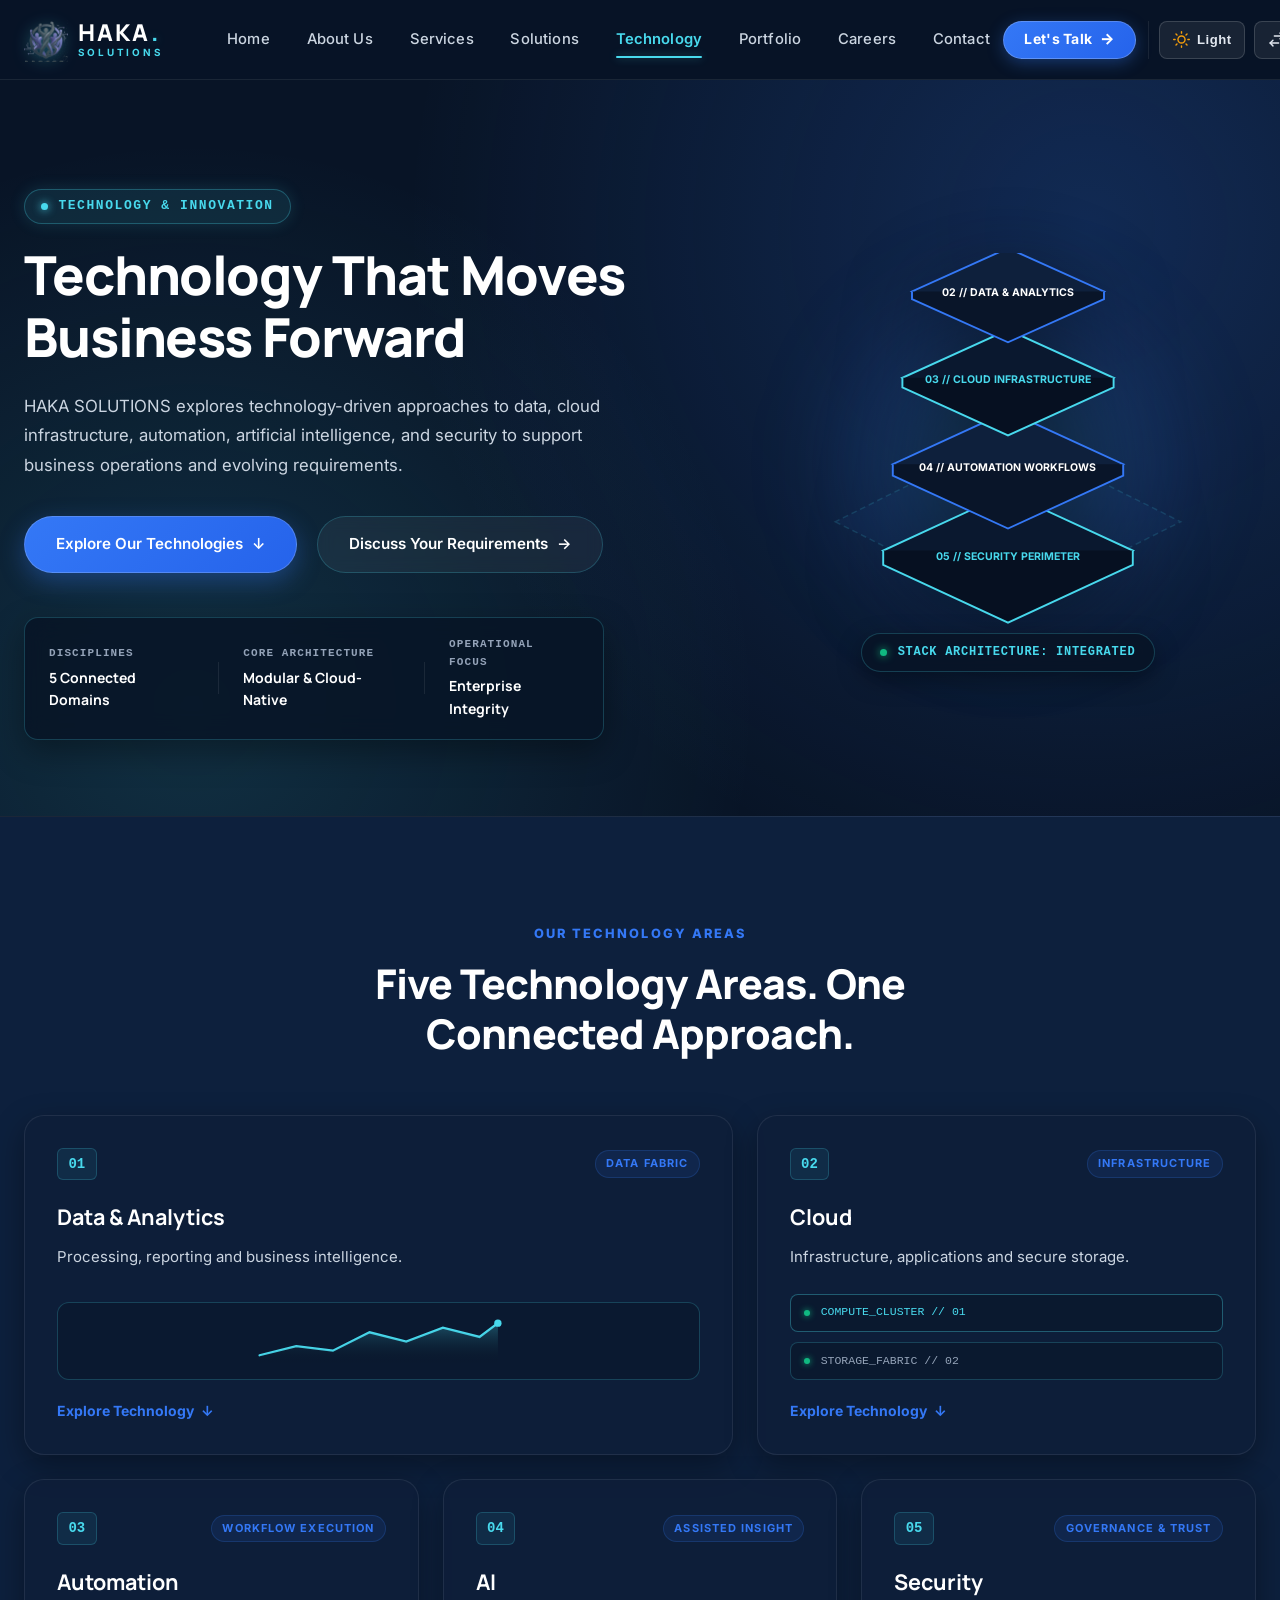
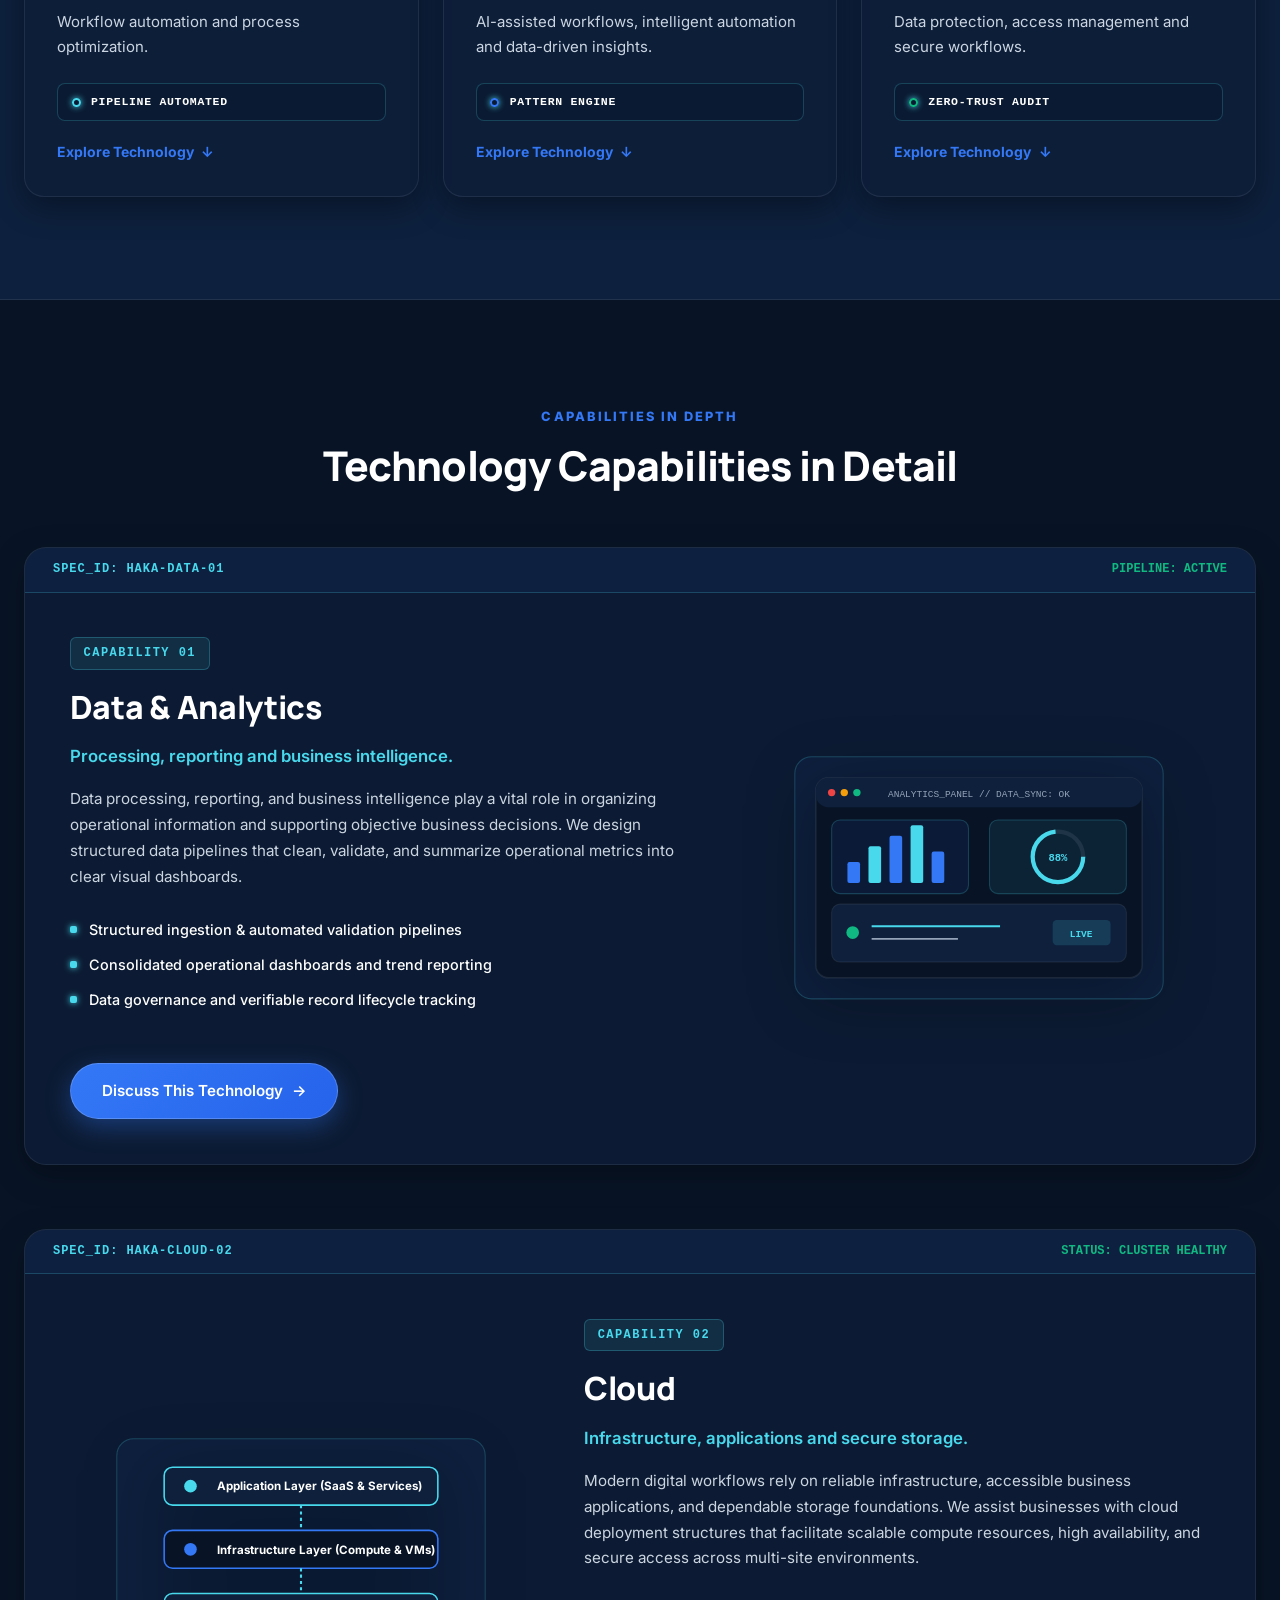
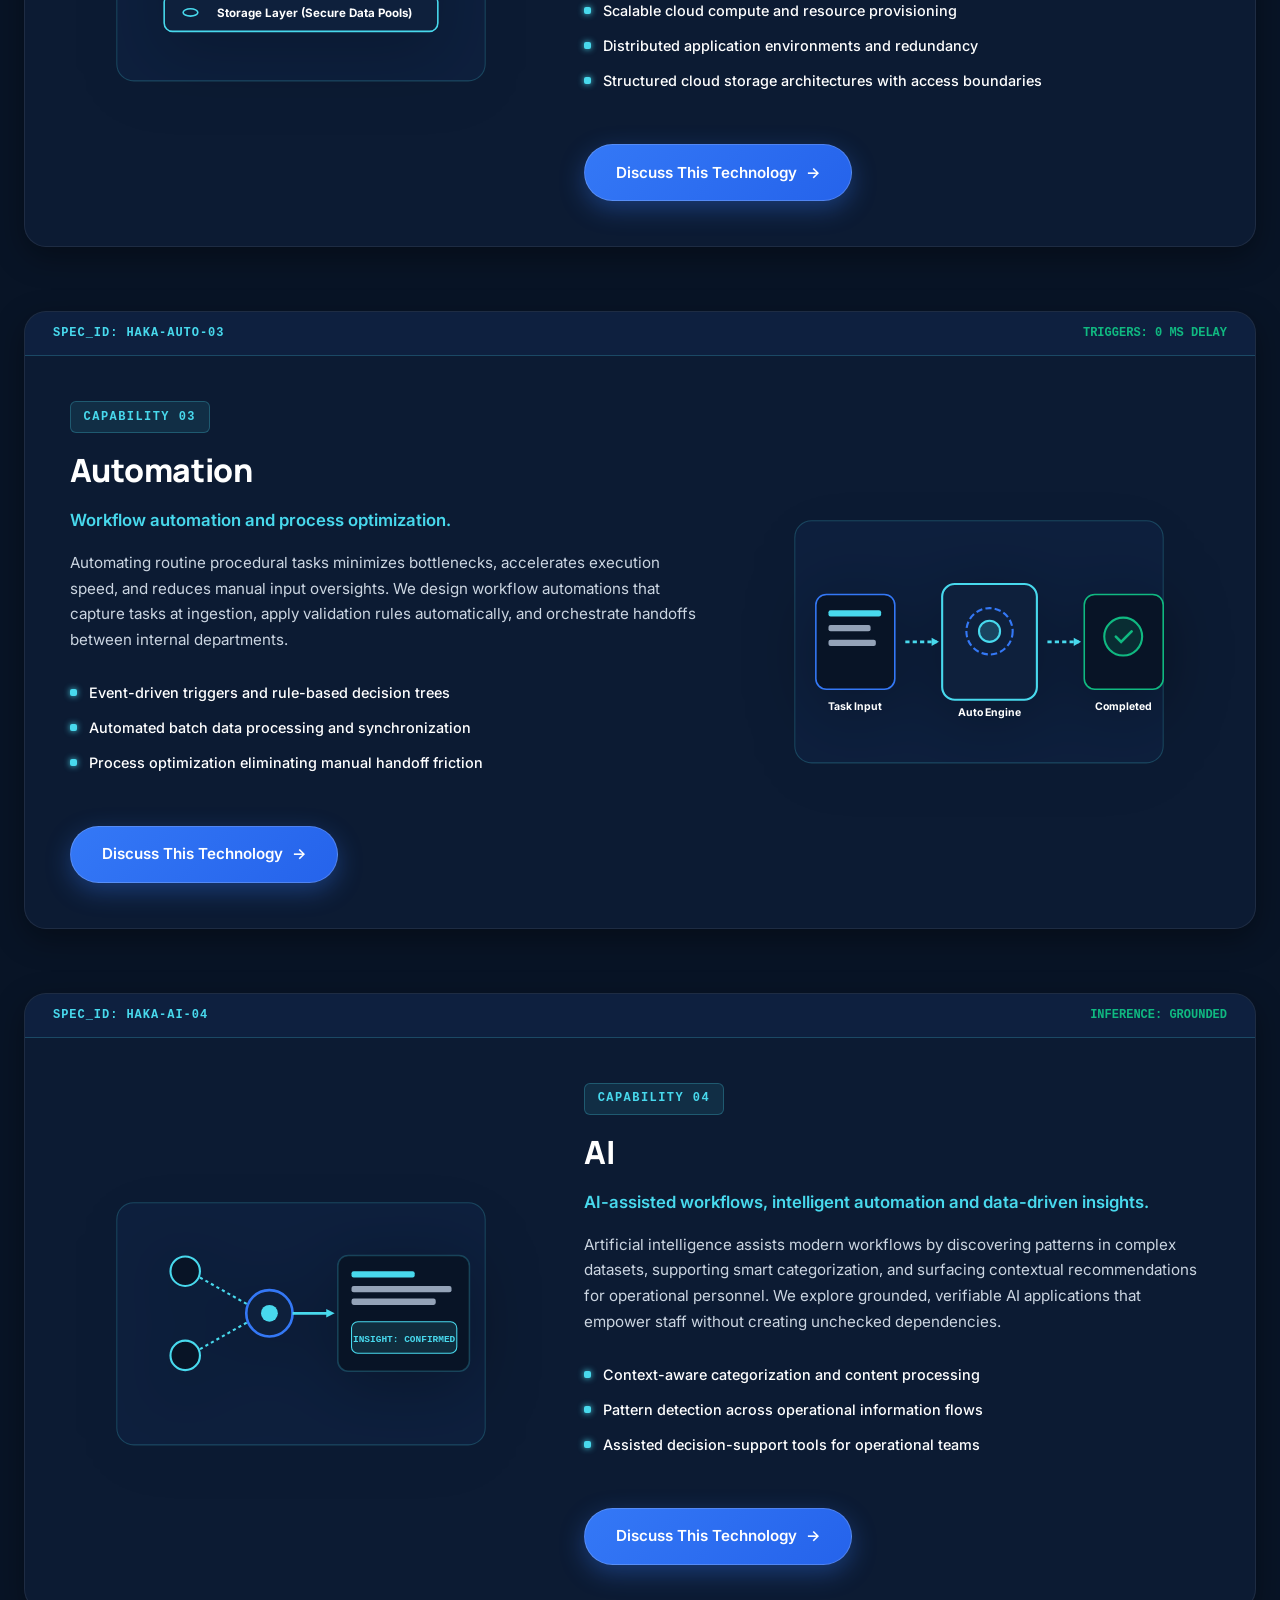
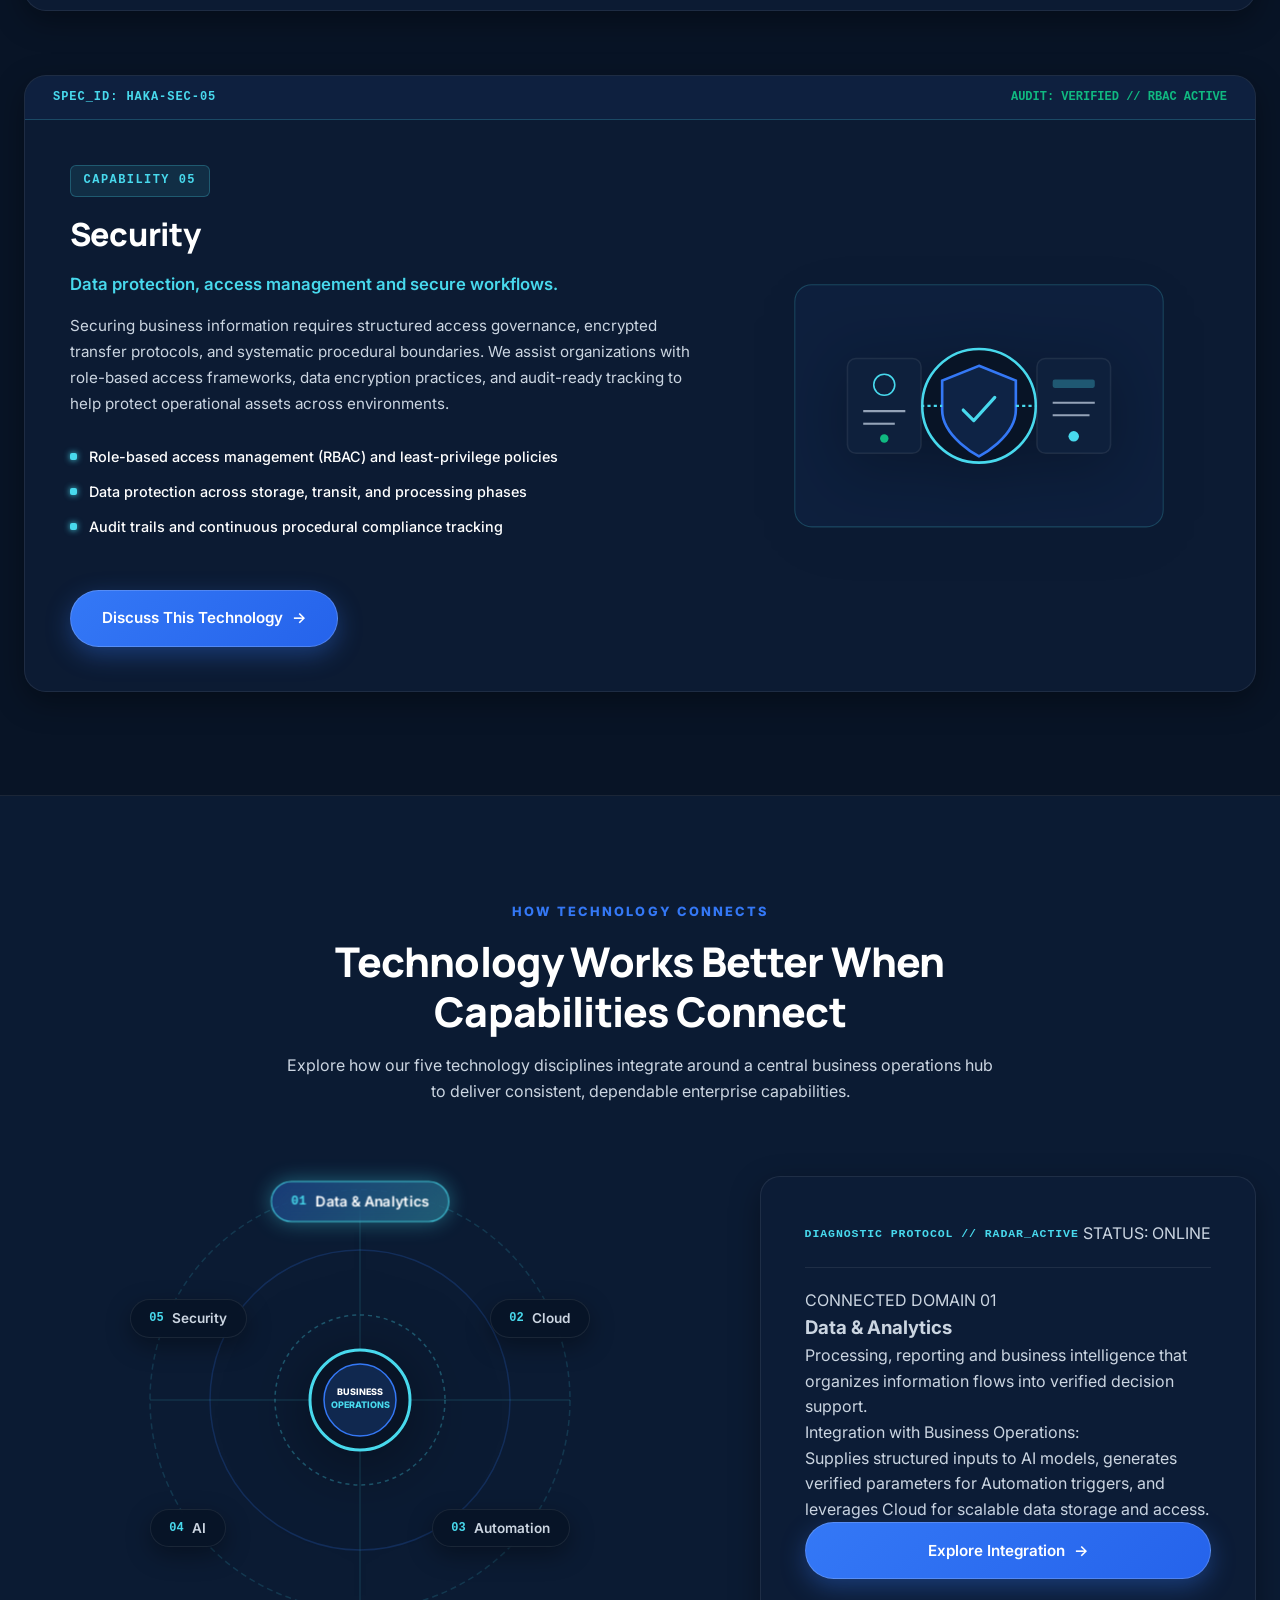
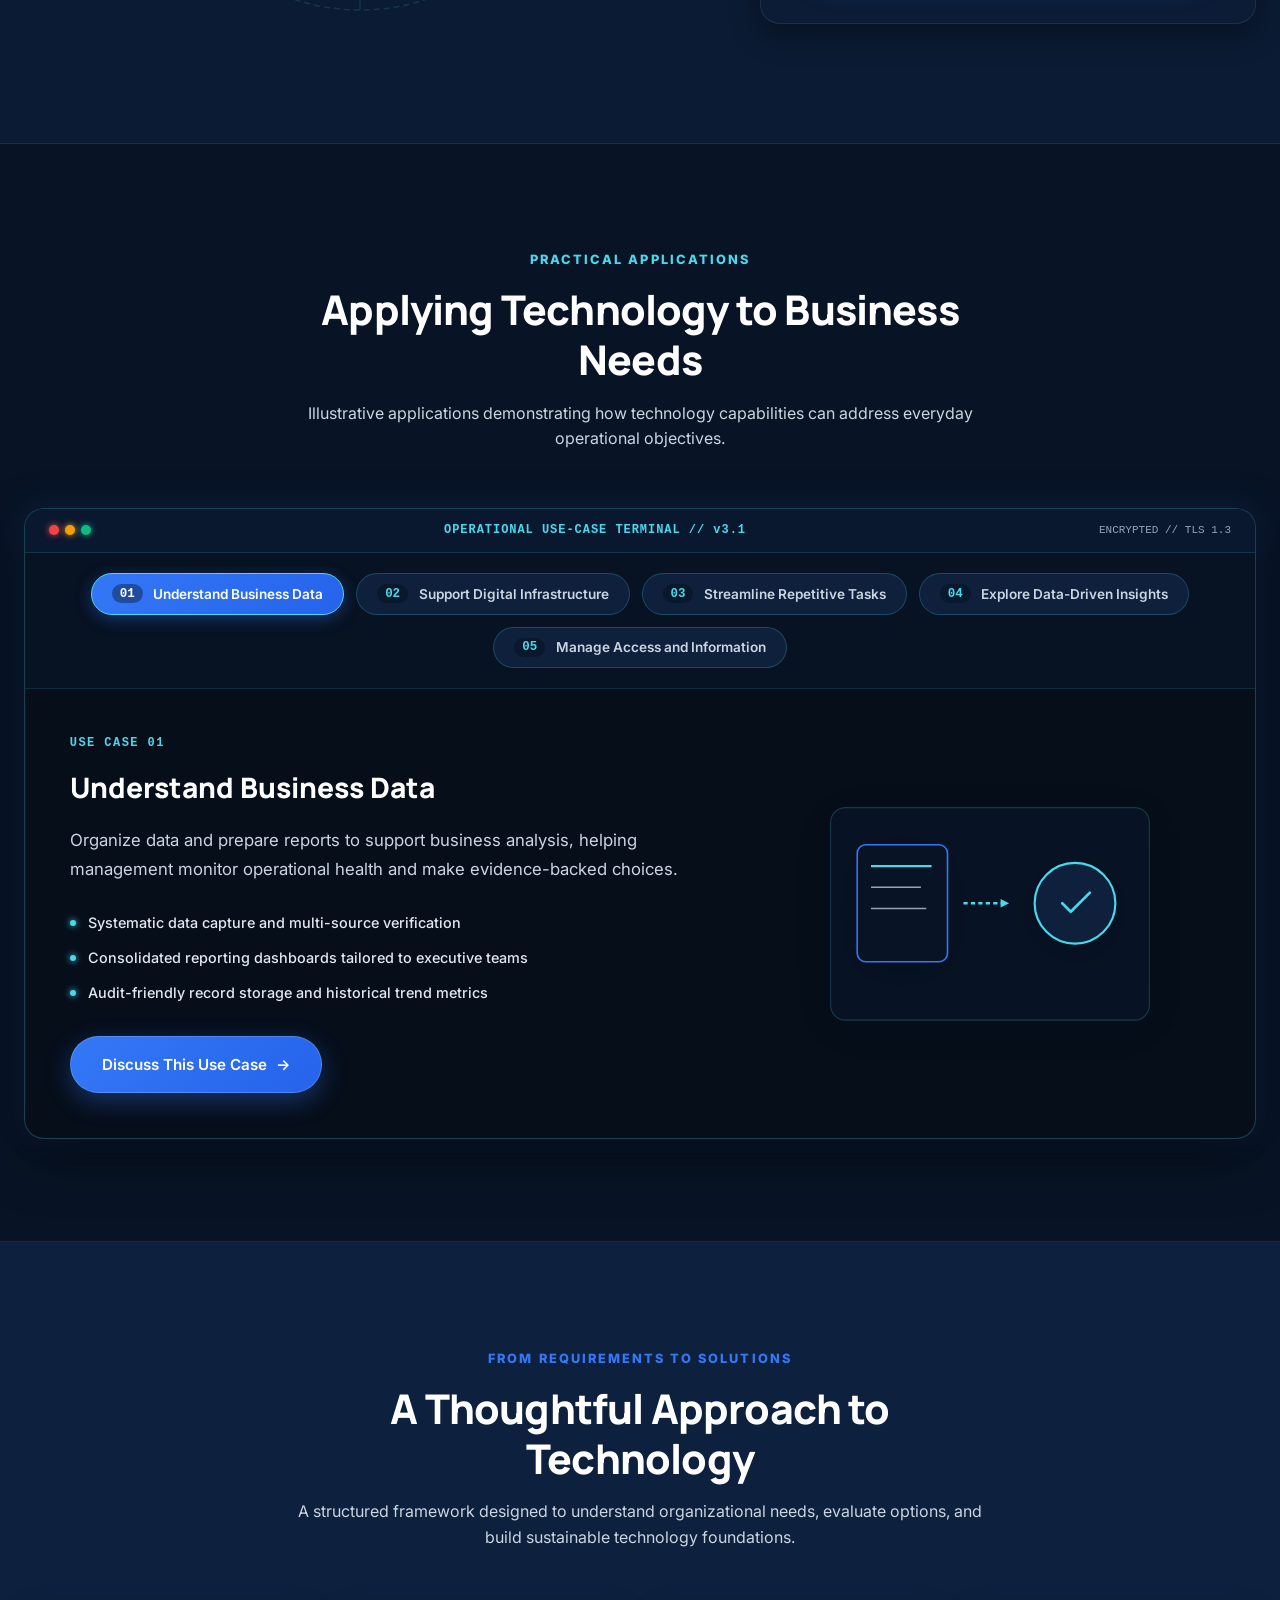
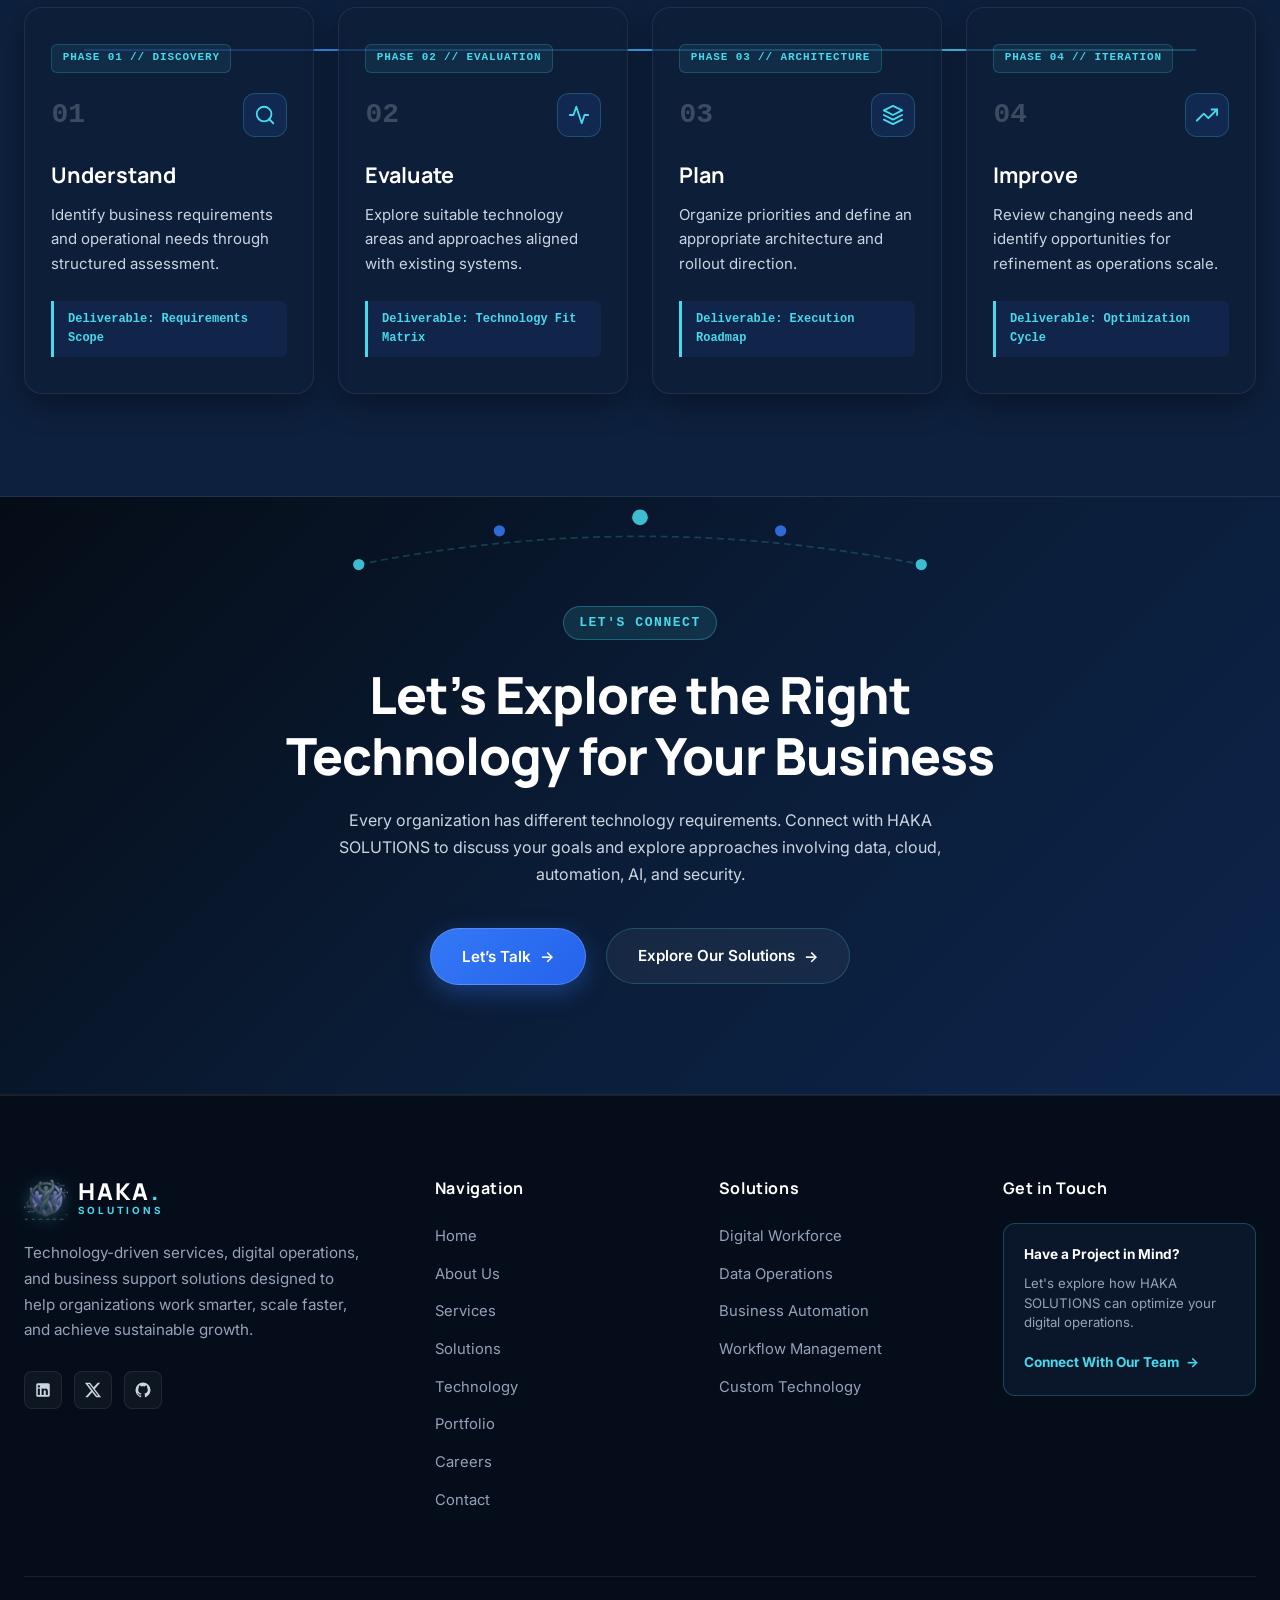
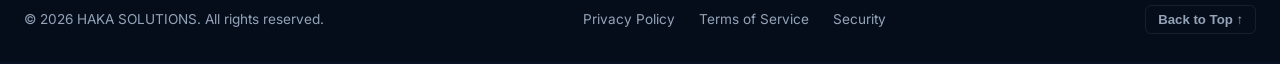
<file: technology.html>
<!DOCTYPE html>
<html lang="en" dir="ltr" data-theme="dark">
<head>
  <meta charset="UTF-8">
  <meta name="viewport" content="width=device-width, initial-scale=1.0">
  <title>Technology — HAKA SOLUTIONS | Data, Cloud, Automation, AI & Security</title>
  <meta name="description" content="HAKA SOLUTIONS explores technology-driven approaches to data, cloud infrastructure, automation, artificial intelligence, and security to support business operations and evolving requirements.">

  <!-- Google Fonts: Inter & Manrope -->
  <link rel="preconnect" href="https://fonts.googleapis.com">
  <link rel="preconnect" href="https://fonts.gstatic.com" crossorigin>
  <link href="https://fonts.googleapis.com/css2?family=Inter:wght@400;500;600;700;800&family=Manrope:wght@600;700;800&display=swap" rel="stylesheet">

  <!-- Shared Primary Stylesheet -->
    <!-- Favicon & App Icons -->
  <link rel="icon" type="image/png" sizes="32x32" href="favicon-32x32.png">
  <link rel="icon" type="image/png" sizes="16x16" href="favicon-16x16.png">
  <link rel="shortcut icon" href="favicon.ico">
  <link rel="apple-touch-icon" sizes="180x180" href="apple-touch-icon.png">

  <link rel="stylesheet" href="css/style.css">
</head>
<body>

  <!-- ==========================================================================
       HAKA SOLUTIONS NAVIGATION BAR COMPONENT
       ========================================================================== -->
  <header class="haka-header" id="hakaHeader">
    <div class="haka-container">

      <!-- Brand Logo -->
      <a href="index.html" class="haka-logo-link" aria-label="HAKA SOLUTIONS Homepage">
        <div class="logo-brand-mark" aria-hidden="true">
          <img src="images/logo-icon.png" alt="HAKA SOLUTIONS Logo" class="logo-brand-icon">
        </div>
        <div class="logo-text-group">
          <div class="logo-main">HAKA<span class="logo-dot">.</span></div>
          <span class="logo-subtitle">SOLUTIONS</span>
        </div>
      </a>

      <!-- Navigation Menu (Technology is Active) -->
      <nav class="haka-nav" id="primaryNav" role="navigation" aria-label="Primary Navigation">
        <ul class="haka-nav-list" role="menubar">
          <li class="haka-nav-item" role="none">
            <a href="index.html" class="haka-nav-link" role="menuitem">Home</a>
          </li>
          <li class="haka-nav-item" role="none">
            <a href="about.html" class="haka-nav-link" role="menuitem">About Us</a>
          </li>
          <li class="haka-nav-item" role="none">
            <a href="services.html" class="haka-nav-link" role="menuitem">Services</a>
          </li>
          <li class="haka-nav-item" role="none">
            <a href="solutions.html" class="haka-nav-link" role="menuitem">Solutions</a>
          </li>
          <li class="haka-nav-item" role="none">
            <a href="technology.html" class="haka-nav-link active" role="menuitem" aria-current="page">Technology</a>
          </li>
          <li class="haka-nav-item" role="none">
            <a href="portfolio.html" class="haka-nav-link" role="menuitem">Portfolio</a>
          </li>
          <li class="haka-nav-item" role="none">
            <a href="careers.html" class="haka-nav-link" role="menuitem">Careers</a>
          </li>
          <li class="haka-nav-item" role="none">
            <a href="contact.html" class="haka-nav-link" role="menuitem">Contact</a>
          </li>
        </ul>

        <!-- Mobile Drawer Preferences / Controls -->
        <div class="haka-nav-mobile-controls">
          <button 
            type="button" 
            class="haka-control-btn theme-toggle-btn" 
            onclick="toggleTheme()"
            aria-label="Toggle dark and light mode"
            title="Toggle Dark / Light Theme"
          >
            <svg class="icon-sun" viewBox="0 0 24 24" fill="none" stroke="currentColor" stroke-width="2" stroke-linecap="round" stroke-linejoin="round" aria-hidden="true">
              <circle cx="12" cy="12" r="5"></circle>
              <line x1="12" y1="1" x2="12" y2="3"></line>
              <line x1="12" y1="21" x2="12" y2="23"></line>
              <line x1="4.22" y1="4.22" x2="5.64" y2="5.64"></line>
              <line x1="18.36" y1="18.36" x2="19.78" y2="19.78"></line>
              <line x1="1" y1="12" x2="3" y2="12"></line>
              <line x1="21" y1="12" x2="23" y2="12"></line>
              <line x1="4.22" y1="19.78" x2="5.64" y2="18.36"></line>
              <line x1="18.36" y1="5.64" x2="19.78" y2="4.22"></line>
            </svg>
            <svg class="icon-moon" viewBox="0 0 24 24" fill="none" stroke="currentColor" stroke-width="2" stroke-linecap="round" stroke-linejoin="round" aria-hidden="true">
              <path d="M21 12.79A9 9 0 1 1 11.21 3 7 7 0 0 0 21 12.79z"></path>
            </svg>
            <span class="themeLabel">Light</span>
          </button>

          <button 
            type="button" 
            class="haka-control-btn rtl-toggle-btn" 
            onclick="toggleRTL()"
            aria-label="Toggle text direction between LTR and RTL"
            title="Toggle RTL / LTR Direction"
          >
            <svg class="flip-rtl" viewBox="0 0 24 24" fill="none" stroke="currentColor" stroke-width="2" stroke-linecap="round" stroke-linejoin="round" aria-hidden="true">
              <polyline points="17 11 21 7 17 3"></polyline>
              <line x1="21" y1="7" x2="9" y2="7"></line>
              <polyline points="7 21 3 17 7 13"></polyline>
              <line x1="3" y1="17" x2="15" y2="17"></line>
            </svg>
            <span class="rtlLabel">RTL</span>
          </button>
        </div>

        <!-- Mobile Drawer Action Buttons -->
        <div class="haka-nav-mobile-cta">
          <a href="contact.html" class="haka-nav-btn-primary" aria-label="Contact HAKA Solutions">
            <span>Let's Talk</span>
            <span class="flip-rtl cta-arrow" aria-hidden="true">→</span>
          </a>
        </div>
      </nav>

      <!-- Right Actions: CTA Buttons & Controls -->
      <div class="haka-actions-group">
        <!-- Header CTA Buttons -->
        <div class="haka-cta-group">
          <!-- Primary CTA: Let's Talk -->
          <a href="contact.html" class="haka-nav-btn-primary" aria-label="Contact HAKA Solutions">
            <span>Let's Talk</span>
            <span class="flip-rtl cta-arrow" aria-hidden="true">→</span>
          </a>
        </div>

        <!-- Controls Group: Dark/Light Theme & RTL Toggles -->
        <div class="haka-controls-group">
          <!-- Theme Toggle -->
          <button 
            type="button" 
            class="haka-control-btn theme-toggle-btn" 
            id="themeToggleBtn"
            onclick="toggleTheme()"
            aria-label="Toggle dark and light mode"
            title="Toggle Dark / Light Theme"
          >
            <svg class="icon-sun" viewBox="0 0 24 24" fill="none" stroke="currentColor" stroke-width="2" stroke-linecap="round" stroke-linejoin="round" aria-hidden="true">
              <circle cx="12" cy="12" r="5"></circle>
              <line x1="12" y1="1" x2="12" y2="3"></line>
              <line x1="12" y1="21" x2="12" y2="23"></line>
              <line x1="4.22" y1="4.22" x2="5.64" y2="5.64"></line>
              <line x1="18.36" y1="18.36" x2="19.78" y2="19.78"></line>
              <line x1="1" y1="12" x2="3" y2="12"></line>
              <line x1="21" y1="12" x2="23" y2="12"></line>
              <line x1="4.22" y1="19.78" x2="5.64" y2="18.36"></line>
              <line x1="18.36" y1="5.64" x2="19.78" y2="4.22"></line>
            </svg>
            <svg class="icon-moon" viewBox="0 0 24 24" fill="none" stroke="currentColor" stroke-width="2" stroke-linecap="round" stroke-linejoin="round" aria-hidden="true">
              <path d="M21 12.79A9 9 0 1 1 11.21 3 7 7 0 0 0 21 12.79z"></path>
            </svg>
            <span class="themeLabel" id="themeLabel">Light</span>
          </button>

          <!-- RTL Direction Toggle -->
          <button 
            type="button" 
            class="haka-control-btn rtl-toggle-btn" 
            id="rtlToggleBtn"
            onclick="toggleRTL()"
            aria-label="Toggle text direction between LTR and RTL"
            title="Toggle RTL / LTR Direction"
          >
            <svg class="flip-rtl" viewBox="0 0 24 24" fill="none" stroke="currentColor" stroke-width="2" stroke-linecap="round" stroke-linejoin="round" aria-hidden="true">
              <polyline points="17 11 21 7 17 3"></polyline>
              <line x1="21" y1="7" x2="9" y2="7"></line>
              <polyline points="7 21 3 17 7 13"></polyline>
              <line x1="3" y1="17" x2="15" y2="17"></line>
            </svg>
            <span class="rtlLabel" id="rtlLabel">RTL</span>
          </button>
        </div>

        <!-- Accessible Hamburger Toggle Button (Tablets / Mobile) -->
        <button 
          type="button" 
          class="haka-hamburger-btn" 
          id="hamburgerBtn" 
          aria-expanded="false" 
          aria-controls="primaryNav" 
          aria-label="Toggle navigation menu"
        >
          <span class="hamburger-line"></span>
          <span class="hamburger-line"></span>
          <span class="hamburger-line"></span>
        </button>
      </div>

    </div>
  </header>

  <!-- Mobile Overlay Backdrop -->
  <div class="haka-mobile-backdrop" id="mobileBackdrop" aria-hidden="true"></div>

  <!-- ==========================================================================
       MAIN CONTENT: EXACTLY 7 UNIQUE & DISTINCT TECHNOLOGY SECTIONS
       ========================================================================== -->
  <main id="mainContent">

    <!-- ==========================================================================
         SECTION 1: TECHNOLOGY HERO (ASYMMETRIC COMMAND CONSOLE WITH ISOMETRIC STACK)
         ========================================================================== -->
    <section class="tech-hero-section" id="tech-hero">
      <div class="container">
        <div class="tech-hero-grid">

          <!-- Left Column: Copy & Command Telemetry -->
          <div class="tech-hero-content reveal-item">
            <div class="hero-badge-wrap">
              <span class="tech-cyber-badge">
                <span class="cyber-pulse"></span>
                TECHNOLOGY & INNOVATION
              </span>
            </div>

            <h1 class="tech-hero-title">
              Technology That Moves <span class="gradient-text">Business Forward</span>
            </h1>

            <p class="tech-hero-desc">
              HAKA SOLUTIONS explores technology-driven approaches to data, cloud infrastructure, automation, artificial intelligence, and security to support business operations and evolving requirements.
            </p>

            <div class="tech-hero-actions">
              <a href="#tech-capabilities" class="haka-btn btn-primary">
                Explore Our Technologies <span class="btn-arrow flip-rtl">↓</span>
              </a>
              <a href="contact.html" class="haka-btn btn-secondary">
                Discuss Your Requirements <span class="btn-arrow flip-rtl">→</span>
              </a>
            </div>

            <!-- Terminal System Status Bar -->
            <div class="tech-hero-terminal-strip">
              <div class="terminal-col">
                <span class="terminal-meta">DISCIPLINES</span>
                <span class="terminal-val">5 Connected Domains</span>
              </div>
              <div class="terminal-divider"></div>
              <div class="terminal-col">
                <span class="terminal-meta">CORE ARCHITECTURE</span>
                <span class="terminal-val">Modular & Cloud-Native</span>
              </div>
              <div class="terminal-divider"></div>
              <div class="terminal-col">
                <span class="terminal-meta">OPERATIONAL FOCUS</span>
                <span class="terminal-val">Enterprise Integrity</span>
              </div>
            </div>
          </div>

          <!-- Right Column: 3D Isometric Stacked Tech Matrix SVG -->
          <div class="tech-hero-visual reveal-item delay-1" aria-hidden="true">
            <div class="tech-matrix-stage">
              <div class="tech-matrix-glow"></div>

              <!-- Original Isometric Multi-Tier Technology Stack Graphic -->
              <svg viewBox="0 0 500 440" fill="none" class="tech-isometric-stack-svg">
                <!-- Grid Floor Plane -->
                <path d="M70 280 L250 370 L430 280 L250 190 Z" fill="rgba(52, 120, 246, 0.04)" stroke="rgba(72, 217, 237, 0.15)" stroke-width="1.5" stroke-dasharray="6 4"/>
                
                <!-- Vertical Alignment Conduit Laser -->
                <line x1="250" y1="50" x2="250" y2="380" stroke="var(--color-accent-cyan)" stroke-width="2" stroke-dasharray="8 6" opacity="0.6"/>

                <!-- Tier 5: Security Shield Plate (Bottom) -->
                <g class="iso-stack-tier tier-security" transform="translate(0, 80)">
                  <path d="M120 230 L250 290 L380 230 L250 170 Z" fill="#0A182F" stroke="var(--color-accent-cyan)" stroke-width="2"/>
                  <path d="M120 230 L120 245 L250 305 L380 245 L380 230" fill="#061021" stroke="var(--color-accent-cyan)" stroke-width="2"/>
                  <text x="250" y="240" text-anchor="middle" font-family="'Inter', sans-serif" font-size="11" font-weight="700" fill="var(--color-accent-cyan)">05 // SECURITY PERIMETER</text>
                </g>

                <!-- Tier 4: Automation Layer -->
                <g class="iso-stack-tier tier-automation" transform="translate(0, 30)">
                  <path d="M130 190 L250 245 L370 190 L250 135 Z" fill="#0E203C" stroke="var(--color-accent-blue)" stroke-width="2"/>
                  <path d="M130 190 L130 202 L250 257 L370 202 L370 190" fill="#091529" stroke="var(--color-accent-blue)" stroke-width="2"/>
                  <text x="250" y="197" text-anchor="middle" font-family="'Inter', sans-serif" font-size="11" font-weight="700" fill="#FFFFFF">04 // AUTOMATION WORKFLOWS</text>
                </g>

                <!-- Tier 3: Cloud Infrastructure Layer -->
                <g class="iso-stack-tier tier-cloud" transform="translate(0, -20)">
                  <path d="M140 150 L250 200 L360 150 L250 100 Z" fill="#0A182F" stroke="var(--color-accent-cyan)" stroke-width="2"/>
                  <path d="M140 150 L140 160 L250 210 L360 160 L360 150" fill="#061021" stroke="var(--color-accent-cyan)" stroke-width="2"/>
                  <text x="250" y="155" text-anchor="middle" font-family="'Inter', sans-serif" font-size="11" font-weight="700" fill="var(--color-accent-cyan)">03 // CLOUD INFRASTRUCTURE</text>
                </g>

                <!-- Tier 2: Data & Analytics Fabric -->
                <g class="iso-stack-tier tier-data" transform="translate(0, -70)">
                  <path d="M150 110 L250 155 L350 110 L250 65 Z" fill="#0E203C" stroke="var(--color-accent-blue)" stroke-width="2"/>
                  <path d="M150 110 L150 118 L250 163 L350 118 L350 110" fill="#091529" stroke="var(--color-accent-blue)" stroke-width="2"/>
                  <text x="250" y="115" text-anchor="middle" font-family="'Inter', sans-serif" font-size="11" font-weight="700" fill="#FFFFFF">02 // DATA & ANALYTICS</text>
                </g>

                <!-- Tier 1: AI Insight Matrix (Top Apex) -->
                <g class="iso-stack-tier tier-ai" transform="translate(0, -120)">
                  <path d="M170 70 L250 105 L330 70 L250 35 Z" fill="rgba(72, 217, 237, 0.2)" stroke="var(--color-accent-cyan)" stroke-width="2.5"/>
                  <circle cx="250" cy="70" r="8" fill="var(--color-accent-cyan)"/>
                  <text x="250" y="74" text-anchor="middle" font-family="'Inter', sans-serif" font-size="10" font-weight="800" fill="#081426">AI</text>
                  <text x="250" y="18" text-anchor="middle" font-family="'Inter', sans-serif" font-size="11" font-weight="800" fill="var(--color-accent-cyan)">01 // INTELLIGENT AI</text>
                </g>
              </svg>

              <!-- Floating Live Telemetry Chip -->
              <div class="tech-iso-badge">
                <span class="iso-live-dot"></span>
                <span>STACK ARCHITECTURE: INTEGRATED</span>
              </div>
            </div>
          </div>

        </div>
      </div>
    </section>

    <!-- ==========================================================================
         SECTION 2: OUR TECHNOLOGY CAPABILITIES (FUTURISTIC BENTO MATRIX GRID)
         ========================================================================== -->
    <section class="tech-caps-section" id="tech-capabilities">
      <div class="container">

        <div class="section-header-block reveal-item" style="text-align: center; max-width: 720px; margin: 0 auto 3.5rem;">
          <div class="section-eyebrow">OUR TECHNOLOGY AREAS</div>
          <h2 class="section-title">Five Technology Areas. One Connected Approach.</h2>
        </div>

        <!-- Bento Grid: Asymmetric, High-Visual Geometry -->
        <div class="tech-bento-grid">

          <!-- Bento Item 1: Data & Analytics (Wide 7-Column Card with Sparkline) -->
          <div class="bento-card bento-wide reveal-item">
            <div class="bento-inner">
              <div class="bento-meta-row">
                <span class="bento-index">01</span>
                <span class="bento-tag">DATA FABRIC</span>
              </div>
              <h3 class="bento-title">Data & Analytics</h3>
              <p class="bento-desc">
                Processing, reporting and business intelligence.
              </p>
              
              <!-- Inline Mini Sparkline Chart Visual -->
              <div class="bento-spark-box" aria-hidden="true">
                <svg viewBox="0 0 280 60" fill="none" class="bento-spark-svg">
                  <path d="M10 45 L50 35 L90 40 L130 20 L170 30 L210 15 L250 25 L270 10" stroke="var(--color-accent-cyan)" stroke-width="2.5" stroke-linecap="round"/>
                  <path d="M10 45 L50 35 L90 40 L130 20 L170 30 L210 15 L250 25 L270 10 L270 55 L10 55 Z" fill="url(#bento-spark-grad)" opacity="0.3"/>
                  <circle cx="270" cy="10" r="4" fill="var(--color-accent-cyan)"/>
                  <defs>
                    <linearGradient id="bento-spark-grad" x1="0" y1="0" x2="0" y2="1">
                      <stop offset="0%" stop-color="#48D9ED"/>
                      <stop offset="100%" stop-color="transparent"/>
                    </linearGradient>
                  </defs>
                </svg>
              </div>

              <a href="#tech-data" class="bento-link" aria-label="Explore Data & Analytics in Detail">
                Explore Technology <span class="flip-rtl">↓</span>
              </a>
            </div>
          </div>

          <!-- Bento Item 2: Cloud (Vertical 5-Column Server Rack Visual) -->
          <div class="bento-card bento-compact reveal-item delay-1">
            <div class="bento-inner">
              <div class="bento-meta-row">
                <span class="bento-index">02</span>
                <span class="bento-tag">INFRASTRUCTURE</span>
              </div>
              <h3 class="bento-title">Cloud</h3>
              <p class="bento-desc">
                Infrastructure, applications and secure storage.
              </p>
              
              <!-- Stacked Mini Server Blade Graphics -->
              <div class="bento-blade-rack" aria-hidden="true">
                <div class="blade-unit active-blade">
                  <span class="blade-led"></span>
                  <span class="blade-label">COMPUTE_CLUSTER // 01</span>
                </div>
                <div class="blade-unit">
                  <span class="blade-led"></span>
                  <span class="blade-label">STORAGE_FABRIC // 02</span>
                </div>
              </div>

              <a href="#tech-cloud" class="bento-link" aria-label="Explore Cloud in Detail">
                Explore Technology <span class="flip-rtl">↓</span>
              </a>
            </div>
          </div>

          <!-- Bento Item 3: Automation (4 Columns) -->
          <div class="bento-card bento-tri reveal-item">
            <div class="bento-inner">
              <div class="bento-meta-row">
                <span class="bento-index">03</span>
                <span class="bento-tag">WORKFLOW EXECUTION</span>
              </div>
              <h3 class="bento-title">Automation</h3>
              <p class="bento-desc">
                Workflow automation and process optimization.
              </p>
              <div class="bento-gear-indicator" aria-hidden="true">
                <span class="gear-pulse-ring"></span>
                <span class="gear-status-text">PIPELINE AUTOMATED</span>
              </div>
              <a href="#tech-automation" class="bento-link" aria-label="Explore Automation in Detail">
                Explore Technology <span class="flip-rtl">↓</span>
              </a>
            </div>
          </div>

          <!-- Bento Item 4: AI (4 Columns) -->
          <div class="bento-card bento-tri reveal-item delay-1">
            <div class="bento-inner">
              <div class="bento-meta-row">
                <span class="bento-index">04</span>
                <span class="bento-tag">ASSISTED INSIGHT</span>
              </div>
              <h3 class="bento-title">AI</h3>
              <p class="bento-desc">
                AI-assisted workflows, intelligent automation and data-driven insights.
              </p>
              <div class="bento-gear-indicator" aria-hidden="true">
                <span class="gear-pulse-ring" style="border-color: var(--color-accent-blue);"></span>
                <span class="gear-status-text">PATTERN ENGINE</span>
              </div>
              <a href="#tech-ai" class="bento-link" aria-label="Explore AI in Detail">
                Explore Technology <span class="flip-rtl">↓</span>
              </a>
            </div>
          </div>

          <!-- Bento Item 5: Security (4 Columns) -->
          <div class="bento-card bento-tri reveal-item delay-2">
            <div class="bento-inner">
              <div class="bento-meta-row">
                <span class="bento-index">05</span>
                <span class="bento-tag">GOVERNANCE & TRUST</span>
              </div>
              <h3 class="bento-title">Security</h3>
              <p class="bento-desc">
                Data protection, access management and secure workflows.
              </p>
              <div class="bento-gear-indicator" aria-hidden="true">
                <span class="gear-pulse-ring" style="border-color: #10B981;"></span>
                <span class="gear-status-text">ZERO-TRUST AUDIT</span>
              </div>
              <a href="#tech-security" class="bento-link" aria-label="Explore Security in Detail">
                Explore Technology <span class="flip-rtl">↓</span>
              </a>
            </div>
          </div>

        </div>

      </div>
    </section>

    <!-- ==========================================================================
         SECTION 3: EXPLORE EACH TECHNOLOGY (TAILORED ARCHITECTURAL PANELS)
         ========================================================================== -->
    <section class="tech-detail-section" id="tech-details">
      <div class="container">

        <div class="section-header-block reveal-item" style="text-align: center; max-width: 720px; margin: 0 auto 3.5rem;">
          <div class="section-eyebrow">CAPABILITIES IN DEPTH</div>
          <h2 class="section-title">Technology Capabilities in Detail</h2>
        </div>

        <div class="tech-detail-list">

          <!-- 1. Data & Analytics (Console Layout: Metrics Bar + Ingest + Live BI Chart) -->
          <div class="tech-detail-panel detail-theme-data reveal-item" id="tech-data">
            <div class="tech-panel-header-strip">
              <span class="panel-spec-id">SPEC_ID: HAKA-DATA-01</span>
              <span class="panel-spec-status">PIPELINE: ACTIVE</span>
            </div>
            
            <div class="tech-detail-grid">
              <div class="tech-detail-text">
                <span class="detail-badge">CAPABILITY 01</span>
                <h3 class="detail-title">Data & Analytics</h3>
                <p class="detail-lead">Processing, reporting and business intelligence.</p>
                <p class="detail-body">
                  Data processing, reporting, and business intelligence play a vital role in organizing operational information and supporting objective business decisions. We design structured data pipelines that clean, validate, and summarize operational metrics into clear visual dashboards.
                </p>
                <div class="detail-caps-list">
                  <div class="detail-cap-item">
                    <span class="detail-cap-bullet"></span>
                    <span>Structured ingestion & automated validation pipelines</span>
                  </div>
                  <div class="detail-cap-item">
                    <span class="detail-cap-bullet"></span>
                    <span>Consolidated operational dashboards and trend reporting</span>
                  </div>
                  <div class="detail-cap-item">
                    <span class="detail-cap-bullet"></span>
                    <span>Data governance and verifiable record lifecycle tracking</span>
                  </div>
                </div>
                <a href="contact.html" class="haka-btn btn-primary" style="margin-top: 1.5rem;">
                  Discuss This Technology <span class="btn-arrow flip-rtl">→</span>
                </a>
              </div>

              <!-- Tailored Graphic: Live BI Chart & Data Indicator Hub -->
              <div class="tech-detail-visual">
                <div class="detail-graphic-card">
                  <svg viewBox="0 0 380 260" fill="none" class="detail-svg-graphic" aria-hidden="true">
                    <rect x="15" y="15" width="350" height="230" rx="16" fill="rgba(52, 120, 246, 0.05)" stroke="var(--border-glass)"/>
                    <rect x="35" y="35" width="310" height="190" rx="12" fill="#081426" stroke="var(--border-subtle)" stroke-width="1.5"/>
                    <rect x="35" y="35" width="310" height="28" rx="12" fill="#0E203C"/>
                    <circle cx="50" cy="49" r="3.5" fill="#EF4444"/>
                    <circle cx="62" cy="49" r="3.5" fill="#F59E0B"/>
                    <circle cx="74" cy="49" r="3.5" fill="#10B981"/>
                    <text x="190" y="53" text-anchor="middle" font-family="monospace" font-size="9" fill="var(--color-text-muted)">ANALYTICS_PANEL // DATA_SYNC: OK</text>
                    <rect x="50" y="75" width="130" height="70" rx="8" fill="rgba(52, 120, 246, 0.08)" stroke="var(--border-glass)"/>
                    <rect x="65" y="115" width="12" height="20" rx="2" fill="var(--color-accent-blue)"/>
                    <rect x="85" y="100" width="12" height="35" rx="2" fill="var(--color-accent-cyan)"/>
                    <rect x="105" y="90" width="12" height="45" rx="2" fill="var(--color-accent-blue)"/>
                    <rect x="125" y="80" width="12" height="55" rx="2" fill="var(--color-accent-cyan)"/>
                    <rect x="145" y="105" width="12" height="30" rx="2" fill="var(--color-accent-blue)"/>
                    <rect x="200" y="75" width="130" height="70" rx="8" fill="rgba(72, 217, 237, 0.08)" stroke="var(--border-glass)"/>
                    <circle cx="265" cy="110" r="24" stroke="var(--border-subtle)" stroke-width="4" fill="none"/>
                    <circle cx="265" cy="110" r="24" stroke="var(--color-accent-cyan)" stroke-width="4" stroke-dasharray="110 40" fill="none"/>
                    <text x="265" y="114" text-anchor="middle" font-family="monospace" font-size="10" font-weight="700" fill="var(--color-accent-cyan)">88%</text>
                    <rect x="50" y="155" width="280" height="55" rx="8" fill="#0E203C" stroke="var(--border-subtle)"/>
                    <circle cx="70" cy="182" r="6" fill="#10B981"/>
                    <line x1="88" y1="176" x2="210" y2="176" stroke="var(--color-accent-cyan)" stroke-width="2"/>
                    <line x1="88" y1="188" x2="170" y2="188" stroke="var(--color-text-muted)" stroke-width="1.5"/>
                    <rect x="260" y="170" width="55" height="24" rx="4" fill="rgba(72, 217, 237, 0.15)"/>
                    <text x="287" y="186" text-anchor="middle" font-family="monospace" font-size="9" font-weight="700" fill="var(--color-accent-cyan)">LIVE</text>
                  </svg>
                </div>
              </div>
            </div>
          </div>

          <!-- 2. Cloud (Tailored Layout: 3-Tier Layered Infrastructure Stack) -->
          <div class="tech-detail-panel detail-theme-cloud reveal-item" id="tech-cloud">
            <div class="tech-panel-header-strip">
              <span class="panel-spec-id">SPEC_ID: HAKA-CLOUD-02</span>
              <span class="panel-spec-status">STATUS: CLUSTER HEALTHY</span>
            </div>

            <div class="tech-detail-grid reverse-grid">
              <div class="tech-detail-text">
                <span class="detail-badge">CAPABILITY 02</span>
                <h3 class="detail-title">Cloud</h3>
                <p class="detail-lead">Infrastructure, applications and secure storage.</p>
                <p class="detail-body">
                  Modern digital workflows rely on reliable infrastructure, accessible business applications, and dependable storage foundations. We assist businesses with cloud deployment structures that facilitate scalable compute resources, high availability, and secure access across multi-site environments.
                </p>
                <div class="detail-caps-list">
                  <div class="detail-cap-item">
                    <span class="detail-cap-bullet"></span>
                    <span>Scalable cloud compute and resource provisioning</span>
                  </div>
                  <div class="detail-cap-item">
                    <span class="detail-cap-bullet"></span>
                    <span>Distributed application environments and redundancy</span>
                  </div>
                  <div class="detail-cap-item">
                    <span class="detail-cap-bullet"></span>
                    <span>Structured cloud storage architectures with access boundaries</span>
                  </div>
                </div>
                <a href="contact.html" class="haka-btn btn-primary" style="margin-top: 1.5rem;">
                  Discuss This Technology <span class="btn-arrow flip-rtl">→</span>
                </a>
              </div>

              <!-- Tailored Graphic: Multi-Tier Layered Cloud Architecture -->
              <div class="tech-detail-visual">
                <div class="detail-graphic-card">
                  <svg viewBox="0 0 380 260" fill="none" class="detail-svg-graphic" aria-hidden="true">
                    <rect x="15" y="15" width="350" height="230" rx="16" fill="rgba(52, 120, 246, 0.05)" stroke="var(--border-glass)"/>
                    <g transform="translate(190, 60)">
                      <rect x="-130" y="-18" width="260" height="36" rx="8" fill="#0E203C" stroke="var(--color-accent-cyan)" stroke-width="1.5"/>
                      <circle cx="-105" cy="0" r="6" fill="var(--color-accent-cyan)"/>
                      <text x="-80" y="4" font-family="'Inter', sans-serif" font-size="11" font-weight="700" fill="#FFFFFF">Application Layer (SaaS & Services)</text>
                    </g>
                    <path d="M190 78 L190 102" stroke="var(--color-accent-cyan)" stroke-width="2" stroke-dasharray="3 3"/>
                    <g transform="translate(190, 120)">
                      <rect x="-130" y="-18" width="260" height="36" rx="8" fill="#081426" stroke="var(--color-accent-blue)" stroke-width="1.5"/>
                      <circle cx="-105" cy="0" r="6" fill="var(--color-accent-blue)"/>
                      <text x="-80" y="4" font-family="'Inter', sans-serif" font-size="11" font-weight="700" fill="#FFFFFF">Infrastructure Layer (Compute & VMs)</text>
                    </g>
                    <path d="M190 138 L190 162" stroke="var(--color-accent-cyan)" stroke-width="2" stroke-dasharray="3 3"/>
                    <g transform="translate(190, 180)">
                      <rect x="-130" y="-18" width="260" height="36" rx="8" fill="#0E203C" stroke="var(--color-accent-cyan)" stroke-width="1.5"/>
                      <ellipse cx="-105" cy="0" rx="7" ry="3.5" stroke="var(--color-accent-cyan)" stroke-width="1.5"/>
                      <text x="-80" y="4" font-family="'Inter', sans-serif" font-size="11" font-weight="700" fill="#FFFFFF">Storage Layer (Secure Data Pools)</text>
                    </g>
                  </svg>
                </div>
              </div>
            </div>
          </div>

          <!-- 3. Automation (Tailored Layout: End-to-End Task Pipeline Runway) -->
          <div class="tech-detail-panel detail-theme-auto reveal-item" id="tech-automation">
            <div class="tech-panel-header-strip">
              <span class="panel-spec-id">SPEC_ID: HAKA-AUTO-03</span>
              <span class="panel-spec-status">TRIGGERS: 0 MS DELAY</span>
            </div>

            <div class="tech-detail-grid">
              <div class="tech-detail-text">
                <span class="detail-badge">CAPABILITY 03</span>
                <h3 class="detail-title">Automation</h3>
                <p class="detail-lead">Workflow automation and process optimization.</p>
                <p class="detail-body">
                  Automating routine procedural tasks minimizes bottlenecks, accelerates execution speed, and reduces manual input oversights. We design workflow automations that capture tasks at ingestion, apply validation rules automatically, and orchestrate handoffs between internal departments.
                </p>
                <div class="detail-caps-list">
                  <div class="detail-cap-item">
                    <span class="detail-cap-bullet"></span>
                    <span>Event-driven triggers and rule-based decision trees</span>
                  </div>
                  <div class="detail-cap-item">
                    <span class="detail-cap-bullet"></span>
                    <span>Automated batch data processing and synchronization</span>
                  </div>
                  <div class="detail-cap-item">
                    <span class="detail-cap-bullet"></span>
                    <span>Process optimization eliminating manual handoff friction</span>
                  </div>
                </div>
                <a href="contact.html" class="haka-btn btn-primary" style="margin-top: 1.5rem;">
                  Discuss This Technology <span class="btn-arrow flip-rtl">→</span>
                </a>
              </div>

              <!-- Tailored Graphic: Input -> Automated Engine -> Completed Sequence -->
              <div class="tech-detail-visual">
                <div class="detail-graphic-card">
                  <svg viewBox="0 0 380 260" fill="none" class="detail-svg-graphic" aria-hidden="true">
                    <rect x="15" y="15" width="350" height="230" rx="16" fill="rgba(52, 120, 246, 0.05)" stroke="var(--border-glass)"/>
                    <rect x="35" y="85" width="75" height="90" rx="10" fill="#081426" stroke="var(--color-accent-blue)" stroke-width="1.5"/>
                    <rect x="47" y="100" width="50" height="6" rx="2" fill="var(--color-accent-cyan)"/>
                    <rect x="47" y="114" width="40" height="6" rx="2" fill="var(--color-text-muted)"/>
                    <rect x="47" y="128" width="45" height="6" rx="2" fill="var(--color-text-muted)"/>
                    <text x="72" y="195" text-anchor="middle" font-family="'Inter', sans-serif" font-size="10" font-weight="700" fill="var(--color-text-heading)">Task Input</text>
                    <path d="M120 130 L150 130" stroke="var(--color-accent-cyan)" stroke-width="2.5" stroke-dasharray="4 3"/>
                    <polygon points="152,130 145,126 145,134" fill="var(--color-accent-cyan)"/>
                    <rect x="155" y="75" width="90" height="110" rx="12" fill="#0E203C" stroke="var(--color-accent-cyan)" stroke-width="2"/>
                    <circle cx="200" cy="120" r="22" stroke="var(--color-accent-blue)" stroke-width="2" stroke-dasharray="6 3"/>
                    <circle cx="200" cy="120" r="10" fill="rgba(72, 217, 237, 0.2)" stroke="var(--color-accent-cyan)" stroke-width="2"/>
                    <text x="200" y="200" text-anchor="middle" font-family="'Inter', sans-serif" font-size="10" font-weight="700" fill="var(--color-text-heading)">Auto Engine</text>
                    <path d="M255 130 L285 130" stroke="var(--color-accent-cyan)" stroke-width="2.5" stroke-dasharray="4 3"/>
                    <polygon points="287,130 280,126 280,134" fill="var(--color-accent-cyan)"/>
                    <rect x="290" y="85" width="75" height="90" rx="10" fill="#081426" stroke="#10B981" stroke-width="1.5"/>
                    <circle cx="327" cy="125" r="18" fill="rgba(16, 185, 129, 0.15)" stroke="#10B981" stroke-width="2"/>
                    <polyline points="320 125 325 130 335 120" stroke="#10B981" stroke-width="2.5" stroke-linecap="round"/>
                    <text x="327" y="195" text-anchor="middle" font-family="'Inter', sans-serif" font-size="10" font-weight="700" fill="var(--color-text-heading)">Completed</text>
                  </svg>
                </div>
              </div>
            </div>
          </div>

          <!-- 4. AI (Tailored Layout: Neural Network & Insight Hub) -->
          <div class="tech-detail-panel detail-theme-ai reveal-item" id="tech-ai">
            <div class="tech-panel-header-strip">
              <span class="panel-spec-id">SPEC_ID: HAKA-AI-04</span>
              <span class="panel-spec-status">INFERENCE: GROUNDED</span>
            </div>

            <div class="tech-detail-grid reverse-grid">
              <div class="tech-detail-text">
                <span class="detail-badge">CAPABILITY 04</span>
                <h3 class="detail-title">AI</h3>
                <p class="detail-lead">AI-assisted workflows, intelligent automation and data-driven insights.</p>
                <p class="detail-body">
                  Artificial intelligence assists modern workflows by discovering patterns in complex datasets, supporting smart categorization, and surfacing contextual recommendations for operational personnel. We explore grounded, verifiable AI applications that empower staff without creating unchecked dependencies.
                </p>
                <div class="detail-caps-list">
                  <div class="detail-cap-item">
                    <span class="detail-cap-bullet"></span>
                    <span>Context-aware categorization and content processing</span>
                  </div>
                  <div class="detail-cap-item">
                    <span class="detail-cap-bullet"></span>
                    <span>Pattern detection across operational information flows</span>
                  </div>
                  <div class="detail-cap-item">
                    <span class="detail-cap-bullet"></span>
                    <span>Assisted decision-support tools for operational teams</span>
                  </div>
                </div>
                <a href="contact.html" class="haka-btn btn-primary" style="margin-top: 1.5rem;">
                  Discuss This Technology <span class="btn-arrow flip-rtl">→</span>
                </a>
              </div>

              <!-- Tailored Graphic: Neural Network to Insight Hub -->
              <div class="tech-detail-visual">
                <div class="detail-graphic-card">
                  <svg viewBox="0 0 380 260" fill="none" class="detail-svg-graphic" aria-hidden="true">
                    <rect x="15" y="15" width="350" height="230" rx="16" fill="rgba(52, 120, 246, 0.05)" stroke="var(--border-glass)"/>
                    <circle cx="80" cy="80" r="14" fill="#081426" stroke="var(--color-accent-cyan)" stroke-width="2"/>
                    <circle cx="80" cy="160" r="14" fill="#081426" stroke="var(--color-accent-cyan)" stroke-width="2"/>
                    <circle cx="160" cy="120" r="22" fill="#0E203C" stroke="var(--color-accent-blue)" stroke-width="2.5"/>
                    <circle cx="160" cy="120" r="8" fill="var(--color-accent-cyan)"/>
                    <line x1="94" y1="86" x2="140" y2="112" stroke="var(--color-accent-cyan)" stroke-width="2" stroke-dasharray="3 3"/>
                    <line x1="94" y1="154" x2="140" y2="128" stroke="var(--color-accent-cyan)" stroke-width="2" stroke-dasharray="3 3"/>
                    <path d="M182 120 L218 120" stroke="var(--color-accent-cyan)" stroke-width="2.5"/>
                    <polygon points="222,120 214,116 214,124" fill="var(--color-accent-cyan)"/>
                    <rect x="225" y="65" width="125" height="110" rx="10" fill="#081426" stroke="var(--border-glass)" stroke-width="1.5"/>
                    <rect x="238" y="80" width="60" height="6" rx="2" fill="var(--color-accent-cyan)"/>
                    <rect x="238" y="94" width="95" height="6" rx="2" fill="var(--color-text-muted)"/>
                    <rect x="238" y="106" width="80" height="6" rx="2" fill="var(--color-text-muted)"/>
                    <rect x="238" y="128" width="100" height="30" rx="6" fill="rgba(72, 217, 237, 0.12)" stroke="var(--color-accent-cyan)" stroke-width="1"/>
                    <text x="288" y="147" text-anchor="middle" font-family="monospace" font-size="9" font-weight="700" fill="var(--color-accent-cyan)">INSIGHT: CONFIRMED</text>
                  </svg>
                </div>
              </div>
            </div>
          </div>

          <!-- 5. Security (Tailored Layout: Zero-Trust Fortress & Boundary Gateway) -->
          <div class="tech-detail-panel detail-theme-security reveal-item" id="tech-security">
            <div class="tech-panel-header-strip">
              <span class="panel-spec-id">SPEC_ID: HAKA-SEC-05</span>
              <span class="panel-spec-status">AUDIT: VERIFIED // RBAC ACTIVE</span>
            </div>

            <div class="tech-detail-grid">
              <div class="tech-detail-text">
                <span class="detail-badge">CAPABILITY 05</span>
                <h3 class="detail-title">Security</h3>
                <p class="detail-lead">Data protection, access management and secure workflows.</p>
                <p class="detail-body">
                  Securing business information requires structured access governance, encrypted transfer protocols, and systematic procedural boundaries. We assist organizations with role-based access frameworks, data encryption practices, and audit-ready tracking to help protect operational assets across environments.
                </p>
                <div class="detail-caps-list">
                  <div class="detail-cap-item">
                    <span class="detail-cap-bullet"></span>
                    <span>Role-based access management (RBAC) and least-privilege policies</span>
                  </div>
                  <div class="detail-cap-item">
                    <span class="detail-cap-bullet"></span>
                    <span>Data protection across storage, transit, and processing phases</span>
                  </div>
                  <div class="detail-cap-item">
                    <span class="detail-cap-bullet"></span>
                    <span>Audit trails and continuous procedural compliance tracking</span>
                  </div>
                </div>
                <a href="contact.html" class="haka-btn btn-primary" style="margin-top: 1.5rem;">
                  Discuss This Technology <span class="btn-arrow flip-rtl">→</span>
                </a>
              </div>

              <!-- Tailored Graphic: Zero-Trust Gateway & Central Shield -->
              <div class="tech-detail-visual">
                <div class="detail-graphic-card">
                  <svg viewBox="0 0 380 260" fill="none" class="detail-svg-graphic" aria-hidden="true">
                    <rect x="15" y="15" width="350" height="230" rx="16" fill="rgba(52, 120, 246, 0.05)" stroke="var(--border-glass)"/>
                    <circle cx="190" cy="130" r="54" fill="#081426" stroke="var(--color-accent-cyan)" stroke-width="2.5"/>
                    <path d="M190 92 L225 106 V134 C225 160 190 178 190 178 C190 178 155 160 155 134 V106 Z" stroke="var(--color-accent-blue)" stroke-width="2.5" fill="rgba(52, 120, 246, 0.15)"/>
                    <polyline points="175 134 185 144 205 122" stroke="var(--color-accent-cyan)" stroke-width="3" stroke-linecap="round" stroke-linejoin="round"/>
                    <g transform="translate(65, 85)">
                      <rect x="0" y="0" width="70" height="90" rx="8" fill="#0E203C" stroke="var(--border-subtle)" stroke-width="1.5"/>
                      <circle cx="35" cy="25" r="10" stroke="var(--color-accent-cyan)" stroke-width="1.5"/>
                      <line x1="15" y1="50" x2="55" y2="50" stroke="var(--color-text-muted)" stroke-width="2"/>
                      <line x1="15" y1="62" x2="45" y2="62" stroke="var(--color-text-muted)" stroke-width="2"/>
                      <circle cx="35" cy="76" r="4" fill="#10B981"/>
                    </g>
                    <path d="M135 130 L155 130" stroke="var(--color-accent-cyan)" stroke-width="2" stroke-dasharray="3 3"/>
                    <g transform="translate(245, 85)">
                      <rect x="0" y="0" width="70" height="90" rx="8" fill="#0E203C" stroke="var(--border-subtle)" stroke-width="1.5"/>
                      <rect x="15" y="20" width="40" height="8" rx="2" fill="rgba(72, 217, 237, 0.3)"/>
                      <line x1="15" y1="42" x2="55" y2="42" stroke="var(--color-text-muted)" stroke-width="2"/>
                      <line x1="15" y1="54" x2="50" y2="54" stroke="var(--color-text-muted)" stroke-width="2"/>
                      <circle cx="35" cy="74" r="5" fill="var(--color-accent-cyan)"/>
                    </g>
                    <path d="M225 130 L245 130" stroke="var(--color-accent-cyan)" stroke-width="2" stroke-dasharray="3 3"/>
                  </svg>
                </div>
              </div>
            </div>
          </div>

        </div>

      </div>
    </section>

    <!-- ==========================================================================
         SECTION 4: CONNECTED TECHNOLOGY ECOSYSTEM (RADIAL ORBITAL RADAR CONSOLE)
         ========================================================================== -->
    <section class="tech-eco-section" id="tech-ecosystem">
      <div class="container">

        <div class="section-header-block reveal-item" style="text-align: center; max-width: 720px; margin: 0 auto 3.5rem;">
          <div class="section-eyebrow">HOW TECHNOLOGY CONNECTS</div>
          <h2 class="section-title">Technology Works Better When Capabilities Connect</h2>
          <p class="section-desc">
            Explore how our five technology disciplines integrate around a central business operations hub to deliver consistent, dependable enterprise capabilities.
          </p>
        </div>

        <div class="tech-radar-layout">

          <!-- Left / Interactive Radial Dial Stage -->
          <div class="tech-radar-stage reveal-item" role="region" aria-label="Interactive Technology Ecosystem Radar">
            
            <!-- Radial Circular Radar SVG -->
            <div class="radar-visual-frame" aria-hidden="true">
              <svg viewBox="0 0 460 460" fill="none" class="radar-mesh-svg">
                <!-- Concentric Radar Rings -->
                <circle cx="230" cy="230" r="210" stroke="rgba(72, 217, 237, 0.15)" stroke-width="1.5" stroke-dasharray="6 4"/>
                <circle cx="230" cy="230" r="150" stroke="rgba(52, 120, 246, 0.2)" stroke-width="1.5"/>
                <circle cx="230" cy="230" r="85" stroke="rgba(72, 217, 237, 0.3)" stroke-width="1.5" stroke-dasharray="4 4"/>
                
                <!-- Crosshair Grid Axes -->
                <line x1="20" y1="230" x2="440" y2="230" stroke="rgba(72, 217, 237, 0.12)" stroke-width="1.5"/>
                <line x1="230" y1="20" x2="230" y2="440" stroke="rgba(72, 217, 237, 0.12)" stroke-width="1.5"/>

                <!-- Central Business Operations Core Hub -->
                <circle cx="230" cy="230" r="50" fill="#081426" stroke="var(--color-accent-cyan)" stroke-width="3"/>
                <circle cx="230" cy="230" r="36" fill="rgba(52, 120, 246, 0.2)" stroke="var(--color-accent-blue)" stroke-width="1.5"/>
                <text x="230" y="225" text-anchor="middle" font-family="'Inter', sans-serif" font-size="9" font-weight="800" fill="#FFFFFF">BUSINESS</text>
                <text x="230" y="238" text-anchor="middle" font-family="'Inter', sans-serif" font-size="9" font-weight="800" fill="var(--color-accent-cyan)">OPERATIONS</text>
              </svg>
            </div>

            <!-- 5 Interactive Orbiting Button Stations -->
            <div class="radar-node-controls" role="tablist" aria-label="5 Technology Domains">
              <button type="button" class="tech-eco-node is-active node-pos-1" id="techEcoNode-0" role="tab" aria-selected="true" aria-controls="techEcoCard" data-index="0">
                <span class="eco-node-num">01</span>
                <span class="eco-node-name">Data & Analytics</span>
              </button>

              <button type="button" class="tech-eco-node node-pos-2" id="techEcoNode-1" role="tab" aria-selected="false" aria-controls="techEcoCard" data-index="1">
                <span class="eco-node-num">02</span>
                <span class="eco-node-name">Cloud</span>
              </button>

              <button type="button" class="tech-eco-node node-pos-3" id="techEcoNode-2" role="tab" aria-selected="false" aria-controls="techEcoCard" data-index="2">
                <span class="eco-node-num">03</span>
                <span class="eco-node-name">Automation</span>
              </button>

              <button type="button" class="tech-eco-node node-pos-4" id="techEcoNode-3" role="tab" aria-selected="false" aria-controls="techEcoCard" data-index="3">
                <span class="eco-node-num">04</span>
                <span class="eco-node-name">AI</span>
              </button>

              <button type="button" class="tech-eco-node node-pos-5" id="techEcoNode-4" role="tab" aria-selected="false" aria-controls="techEcoCard" data-index="4">
                <span class="eco-node-num">05</span>
                <span class="eco-node-name">Security</span>
              </button>
            </div>

          </div>

          <!-- Right / HUD Telemetry Display Console -->
          <div class="tech-radar-hud reveal-item delay-1" id="techEcoCard" role="tabpanel" aria-labelledby="techEcoNode-0">
            <div class="hud-top-bar">
              <span class="hud-protocol">DIAGNOSTIC PROTOCOL // RADAR_ACTIVE</span>
              <span class="hud-status">STATUS: ONLINE</span>
            </div>

            <div class="hud-body">
              <span class="eco-card-badge" id="techEcoBadge">CONNECTED DOMAIN 01</span>
              <h3 class="eco-card-title" id="techEcoTitle">Data & Analytics</h3>
              <p class="eco-card-desc" id="techEcoDesc">
                Processing, reporting and business intelligence that organizes information flows into verified decision support.
              </p>

              <div class="eco-card-integration-box">
                <div class="integration-label">Integration with Business Operations:</div>
                <p class="integration-text" id="techEcoRole">
                  Supplies structured inputs to AI models, generates verified parameters for Automation triggers, and leverages Cloud for scalable data storage and access.
                </p>
              </div>

              <a href="contact.html" class="haka-btn btn-primary" id="techEcoCTA">
                Explore Integration <span class="btn-arrow flip-rtl">→</span>
              </a>
            </div>
          </div>

        </div>

      </div>
    </section>

    <!-- ==========================================================================
         SECTION 5: TECHNOLOGY IN PRACTICE (COMMAND MONITOR & DEPLOYMENT TERMINAL)
         ========================================================================== -->
    <section class="tech-practice-section" id="tech-practice">
      <div class="container">

        <div class="section-header-block reveal-item" style="text-align: center; max-width: 720px; margin: 0 auto 3.5rem;">
          <div class="section-eyebrow" style="color: var(--color-accent-cyan);">PRACTICAL APPLICATIONS</div>
          <h2 class="section-title" style="color: #FFFFFF;">Applying Technology to Business Needs</h2>
          <p class="section-desc" style="color: #CBD5E1;">
            Illustrative applications demonstrating how technology capabilities can address everyday operational objectives.
          </p>
        </div>

        <!-- Terminal Bezel Frame -->
        <div class="practice-terminal-frame">

          <!-- Command Bezel Header -->
          <div class="terminal-bezel-header">
            <div class="bezel-leds">
              <span class="led-red"></span>
              <span class="led-amber"></span>
              <span class="led-green"></span>
            </div>
            <div class="bezel-title">OPERATIONAL USE-CASE TERMINAL // v3.1</div>
            <div class="bezel-meta">ENCRYPTED // TLS 1.3</div>
          </div>

          <!-- Horizontal Interactive Pill Selector -->
          <div class="practice-tabs-bar" role="tablist" aria-label="Technology Use Cases">
            <button type="button" class="practice-tab-btn is-active" id="practiceTab-0" role="tab" aria-selected="true" aria-controls="practiceDisplayPanel" data-index="0">
              <span class="practice-tab-num">01</span>
              <span>Understand Business Data</span>
            </button>
            <button type="button" class="practice-tab-btn" id="practiceTab-1" role="tab" aria-selected="false" aria-controls="practiceDisplayPanel" data-index="1">
              <span class="practice-tab-num">02</span>
              <span>Support Digital Infrastructure</span>
            </button>
            <button type="button" class="practice-tab-btn" id="practiceTab-2" role="tab" aria-selected="false" aria-controls="practiceDisplayPanel" data-index="2">
              <span class="practice-tab-num">03</span>
              <span>Streamline Repetitive Tasks</span>
            </button>
            <button type="button" class="practice-tab-btn" id="practiceTab-3" role="tab" aria-selected="false" aria-controls="practiceDisplayPanel" data-index="3">
              <span class="practice-tab-num">04</span>
              <span>Explore Data-Driven Insights</span>
            </button>
            <button type="button" class="practice-tab-btn" id="practiceTab-4" role="tab" aria-selected="false" aria-controls="practiceDisplayPanel" data-index="4">
              <span class="practice-tab-num">05</span>
              <span>Manage Access and Information</span>
            </button>
          </div>

          <!-- Terminal Content Viewport -->
          <div class="practice-display-panel reveal-item" id="practiceDisplayPanel" role="tabpanel" aria-labelledby="practiceTab-0">

            <!-- Left Info Column -->
            <div class="practice-panel-info">
              <span class="practice-panel-badge" id="practiceBadge">USE CASE 01</span>
              <h3 class="practice-panel-title" id="practiceTitle">Understand Business Data</h3>
              <p class="practice-panel-desc" id="practiceDesc">
                Organize data and prepare reports to support business analysis, helping management monitor operational health and make evidence-backed choices.
              </p>

              <div class="practice-points-list" id="practicePoints">
                <div class="practice-point-item">
                  <span class="practice-bullet" aria-hidden="true"></span>
                  <span>Systematic data capture and multi-source verification</span>
                </div>
                <div class="practice-point-item">
                  <span class="practice-bullet" aria-hidden="true"></span>
                  <span>Consolidated reporting dashboards tailored to executive teams</span>
                </div>
                <div class="practice-point-item">
                  <span class="practice-bullet" aria-hidden="true"></span>
                  <span>Audit-friendly record storage and historical trend metrics</span>
                </div>
              </div>

              <div class="practice-action-row">
                <a href="contact.html" class="haka-btn btn-primary">
                  Discuss This Use Case <span class="btn-arrow flip-rtl">→</span>
                </a>
              </div>
            </div>

            <!-- Right Graphic Column -->
            <div class="practice-panel-visual">
              <div id="practiceVisualBox">
                <svg viewBox="0 0 320 220" fill="none" class="practice-visual-svg" aria-hidden="true">
                  <rect x="10" y="10" width="300" height="200" rx="14" fill="rgba(52, 120, 246, 0.05)" stroke="var(--border-glass)"/>
                  <rect x="35" y="45" width="85" height="110" rx="8" fill="#081426" stroke="var(--color-accent-blue)" stroke-width="1.5"/>
                  <line x1="48" y1="65" x2="105" y2="65" stroke="var(--color-accent-cyan)" stroke-width="2"/>
                  <line x1="48" y1="85" x2="95" y2="85" stroke="var(--color-text-muted)" stroke-width="1.5"/>
                  <line x1="48" y1="105" x2="100" y2="105" stroke="var(--color-text-muted)" stroke-width="1.5"/>
                  <path d="M135 100 L175 100" stroke="var(--color-accent-cyan)" stroke-width="2.5" stroke-dasharray="4 3"/>
                  <polygon points="178,100 170,96 170,104" fill="var(--color-accent-cyan)"/>
                  <circle cx="240" cy="100" r="38" fill="#0E203C" stroke="var(--color-accent-cyan)" stroke-width="2"/>
                  <path d="M228 100 L236 108 L254 90" stroke="var(--color-accent-cyan)" stroke-width="2.5" stroke-linecap="round" stroke-linejoin="round"/>
                </svg>
              </div>
            </div>

          </div>

        </div>

      </div>
    </section>

    <!-- ==========================================================================
         SECTION 6: OUR TECHNOLOGY APPROACH (CHEVRON PIPELINE RUNWAY)
         ========================================================================== -->
    <section class="tech-approach-section" id="tech-approach">
      <div class="container">

        <div class="section-header-block reveal-item" style="text-align: center; max-width: 720px; margin: 0 auto 3.5rem;">
          <div class="section-eyebrow">FROM REQUIREMENTS TO SOLUTIONS</div>
          <h2 class="section-title">A Thoughtful Approach to Technology</h2>
          <p class="section-desc">
            A structured framework designed to understand organizational needs, evaluate options, and build sustainable technology foundations.
          </p>
        </div>

        <!-- Chevron Interlocking Pipeline Track -->
        <div class="tech-pipeline-runway">

          <!-- Step 1: Understand -->
          <div class="pipeline-block reveal-item">
            <div class="pipeline-stage-tag">PHASE 01 // DISCOVERY</div>
            <div class="pipeline-card-head">
              <span class="pipeline-index">01</span>
              <div class="pipeline-icon" aria-hidden="true">
                <svg viewBox="0 0 24 24" fill="none" stroke="currentColor" stroke-width="2" stroke-linecap="round" stroke-linejoin="round">
                  <circle cx="11" cy="11" r="8"></circle>
                  <line x1="21" y1="21" x2="16.65" y2="16.65"></line>
                </svg>
              </div>
            </div>
            <h3 class="pipeline-title">Understand</h3>
            <p class="pipeline-desc">
              Identify business requirements and operational needs through structured assessment.
            </p>
            <div class="pipeline-deliverable">Deliverable: Requirements Scope</div>
          </div>

          <!-- Step 2: Evaluate -->
          <div class="pipeline-block reveal-item delay-1">
            <div class="pipeline-stage-tag">PHASE 02 // EVALUATION</div>
            <div class="pipeline-card-head">
              <span class="pipeline-index">02</span>
              <div class="pipeline-icon" aria-hidden="true">
                <svg viewBox="0 0 24 24" fill="none" stroke="currentColor" stroke-width="2" stroke-linecap="round" stroke-linejoin="round">
                  <polyline points="22 12 18 12 15 21 9 3 6 12 2 12"></polyline>
                </svg>
              </div>
            </div>
            <h3 class="pipeline-title">Evaluate</h3>
            <p class="pipeline-desc">
              Explore suitable technology areas and approaches aligned with existing systems.
            </p>
            <div class="pipeline-deliverable">Deliverable: Technology Fit Matrix</div>
          </div>

          <!-- Step 3: Plan -->
          <div class="pipeline-block reveal-item delay-2">
            <div class="pipeline-stage-tag">PHASE 03 // ARCHITECTURE</div>
            <div class="pipeline-card-head">
              <span class="pipeline-index">03</span>
              <div class="pipeline-icon" aria-hidden="true">
                <svg viewBox="0 0 24 24" fill="none" stroke="currentColor" stroke-width="2" stroke-linecap="round" stroke-linejoin="round">
                  <polygon points="12 2 2 7 12 12 22 7 12 2"></polygon>
                  <polyline points="2 17 12 22 22 17"></polyline>
                  <polyline points="2 12 12 17 22 12"></polyline>
                </svg>
              </div>
            </div>
            <h3 class="pipeline-title">Plan</h3>
            <p class="pipeline-desc">
              Organize priorities and define an appropriate architecture and rollout direction.
            </p>
            <div class="pipeline-deliverable">Deliverable: Execution Roadmap</div>
          </div>

          <!-- Step 4: Improve -->
          <div class="pipeline-block reveal-item delay-3">
            <div class="pipeline-stage-tag">PHASE 04 // ITERATION</div>
            <div class="pipeline-card-head">
              <span class="pipeline-index">04</span>
              <div class="pipeline-icon" aria-hidden="true">
                <svg viewBox="0 0 24 24" fill="none" stroke="currentColor" stroke-width="2" stroke-linecap="round" stroke-linejoin="round">
                  <polyline points="23 6 13.5 15.5 8.5 10.5 1 18"></polyline>
                  <polyline points="17 6 23 6 23 12"></polyline>
                </svg>
              </div>
            </div>
            <h3 class="pipeline-title">Improve</h3>
            <p class="pipeline-desc">
              Review changing needs and identify opportunities for refinement as operations scale.
            </p>
            <div class="pipeline-deliverable">Deliverable: Optimization Cycle</div>
          </div>

        </div>

      </div>
    </section>

    <!-- ==========================================================================
         SECTION 7: FINAL CALL TO ACTION (ORBITAL TECH HORIZON DOCK)
         ========================================================================== -->
    <section class="tech-cta-section" id="tech-cta">
      <div class="container">
        
        <!-- Celestial Constellation Orbit Nodes -->
        <div class="cta-horizon-constellation" aria-hidden="true">
          <svg viewBox="0 0 600 80" fill="none" class="constellation-svg">
            <path d="M50 60 Q300 10 550 60" stroke="rgba(72, 217, 237, 0.25)" stroke-width="1.5" stroke-dasharray="6 4"/>
            <circle cx="50" cy="60" r="5" fill="var(--color-accent-cyan)"/>
            <circle cx="175" cy="30" r="5" fill="var(--color-accent-blue)"/>
            <circle cx="300" cy="18" r="7" fill="var(--color-accent-cyan)"/>
            <circle cx="425" cy="30" r="5" fill="var(--color-accent-blue)"/>
            <circle cx="550" cy="60" r="5" fill="var(--color-accent-cyan)"/>
          </svg>
        </div>

        <div class="tech-cta-box reveal-item">
          
          <span class="tech-cta-badge">LET'S CONNECT</span>
          
          <h2 class="tech-cta-title">
            Let’s Explore the Right Technology for Your Business
          </h2>

          <p class="tech-cta-desc">
            Every organization has different technology requirements. Connect with HAKA SOLUTIONS to discuss your goals and explore approaches involving data, cloud, automation, AI, and security.
          </p>

          <div class="tech-cta-actions">
            <a href="contact.html" class="haka-btn btn-primary">
              Let’s Talk <span class="btn-arrow flip-rtl">→</span>
            </a>
            <a href="solutions.html" class="haka-btn btn-secondary">
              Explore Our Solutions <span class="btn-arrow flip-rtl">→</span>
            </a>
          </div>

        </div>
      </div>
    </section>

  </main>

  <!-- ==========================================================================
       FOOTER COMPONENT (CONSISTENT WITH ALL PAGES)
       ========================================================================== -->
  <footer class="haka-footer" role="contentinfo">
    <div class="container">

      <!-- Main Footer Grid -->
      <div class="footer-top-grid">

        <!-- Column 1: Brand & Identity -->
        <div class="footer-brand-col">
          <a href="index.html" class="haka-logo-link" aria-label="HAKA SOLUTIONS Homepage">
            <div class="logo-brand-mark" aria-hidden="true">
              <img src="images/logo-icon.png" alt="HAKA SOLUTIONS Logo" class="logo-brand-icon">
            </div>
            <div class="logo-text-group">
              <div class="logo-main">HAKA<span class="logo-dot">.</span></div>
              <span class="logo-subtitle">SOLUTIONS</span>
            </div>
          </a>

          <p class="footer-tagline">
            Technology-driven services, digital operations, and business support solutions designed to help organizations work smarter, scale faster, and achieve sustainable growth.
          </p>

          <div class="footer-social-links" aria-label="Social media channels">
            <a href="https://linkedin.com" target="_blank" rel="noopener noreferrer" class="footer-social-icon" aria-label="LinkedIn">
              <svg viewBox="0 0 24 24" fill="currentColor">
                <path d="M19 3a2 2 0 0 1 2 2v14a2 2 0 0 1-2 2H5a2 2 0 0 1-2-2V5a2 2 0 0 1 2-2h14m-.5 15.5v-5.3a3.26 3.26 0 0 0-3.26-3.26c-.85 0-1.84.52-2.28 1.3v-1.11h-2.79v8.37h2.79v-4.93c0-.77.62-1.4 1.39-1.4a1.4 1.4 0 0 1 1.4 1.4v4.93h2.75M6.46 8.76A1.6 1.6 0 0 0 8.06 7.16 1.6 1.6 0 0 0 6.46 5.56 1.6 1.6 0 0 0 4.86 7.16a1.6 1.6 0 0 0 1.6 1.6m1.4 9.74v-8.37H5.06v8.37z"/>
              </svg>
            </a>
            <a href="https://twitter.com" target="_blank" rel="noopener noreferrer" class="footer-social-icon" aria-label="X / Twitter">
              <svg viewBox="0 0 24 24" fill="currentColor">
                <path d="M18.244 2.25h3.308l-7.227 8.26 8.502 11.24H16.17l-5.214-6.817L4.99 21.75H1.68l7.73-8.835L1.254 2.25H8.08l4.713 6.231zm-1.161 17.52h1.833L7.084 4.126H5.117z"/>
              </svg>
            </a>
            <a href="https://github.com" target="_blank" rel="noopener noreferrer" class="footer-social-icon" aria-label="GitHub">
              <svg viewBox="0 0 24 24" fill="currentColor">
                <path d="M12 2A10 10 0 0 0 2 12c0 4.42 2.87 8.17 6.84 9.5.5.08.66-.23.66-.5v-1.69c-2.77.6-3.36-1.34-3.36-1.34-.46-1.16-1.11-1.47-1.11-1.47-.91-.62.07-.6.07-.6 1 .07 1.53 1.03 1.53 1.03.87 1.52 2.34 1.07 2.91.83.1-.65.35-1.09.63-1.34-2.22-.25-4.55-1.11-4.55-4.92 0-1.11.38-2 1.03-2.71-.1-.25-.45-1.29.1-2.64 0 0 .84-.27 2.75 1.02.79-.22 1.65-.33 2.5-.33.85 0 1.71.11 2.5.33 1.91-1.29 2.75-1.02 2.75-1.02.55 1.35.2 2.39.1 2.64.65.71 1.03 1.6 1.03 2.71 0 3.82-2.34 4.66-4.57 4.91.36.31.69.92.69 1.85V21c0 .27.16.59.67.5C19.14 20.16 22 16.42 22 12A10 10 0 0 0 12 2Z"/>
              </svg>
            </a>
          </div>
        </div>

        <!-- Column 2: Navigation Topics -->
        <div>
          <h3 class="footer-col-title">Navigation</h3>
          <ul class="footer-links-list">
            <li><a href="index.html" class="footer-link">Home</a></li>
            <li><a href="about.html" class="footer-link">About Us</a></li>
            <li><a href="services.html" class="footer-link">Services</a></li>
            <li><a href="solutions.html" class="footer-link">Solutions</a></li>
            <li><a href="technology.html" class="footer-link">Technology</a></li>
            <li><a href="portfolio.html" class="footer-link">Portfolio</a></li>
            <li><a href="careers.html" class="footer-link">Careers</a></li>
            <li><a href="contact.html" class="footer-link">Contact</a></li>
          </ul>
        </div>

        <!-- Column 3: Solutions -->
        <div>
          <h3 class="footer-col-title">Solutions</h3>
          <ul class="footer-links-list">
            <li><a href="solutions.html#solution-workforce" class="footer-link">Digital Workforce</a></li>
            <li><a href="solutions.html#solution-data" class="footer-link">Data Operations</a></li>
            <li><a href="solutions.html#solution-automation" class="footer-link">Business Automation</a></li>
            <li><a href="solutions.html#solution-workflow" class="footer-link">Workflow Management</a></li>
            <li><a href="solutions.html#solution-custom" class="footer-link">Custom Technology</a></li>
          </ul>
        </div>

        <!-- Column 4: Contact / Connect -->
        <div>
          <h3 class="footer-col-title">Get in Touch</h3>
          <div class="footer-contact-box">
            <h4 class="footer-contact-title">Have a Project in Mind?</h4>
            <p class="footer-contact-text">
              Let's explore how HAKA SOLUTIONS can optimize your digital operations.
            </p>
            <a href="contact.html" class="footer-contact-link">
              Connect With Our Team <span class="flip-rtl">→</span>
            </a>
          </div>
        </div>

      </div>

      <!-- Bottom Bar -->
      <div class="footer-bottom-bar">
        <div>
          © 2026 HAKA SOLUTIONS. All rights reserved.
        </div>

        <ul class="footer-legal-links">
          <li><a href="privacy.html">Privacy Policy</a></li>
          <li><a href="terms.html">Terms of Service</a></li>
          <li><a href="security.html">Security</a></li>
        </ul>

        <button type="button" class="back-to-top-btn" id="backToTopBtn" aria-label="Scroll back to top">
          Back to Top ↑
        </button>
      </div>

    </div>
  </footer>

  <!-- Shared Vanilla JavaScript Logic -->
  <script src="js/script.js"></script>

  <!-- Client Login Modal Component -->
  <div class="haka-login-modal" id="clientLoginModal" aria-hidden="true" role="dialog" aria-labelledby="loginModalTitle">
    <div class="login-modal-backdrop" id="loginModalBackdrop"></div>
    <div class="login-modal-container">
      <div class="login-modal-card">
        <button type="button" class="login-modal-close" id="loginModalCloseBtn" aria-label="Close client login modal">
          <svg viewBox="0 0 24 24" width="20" height="20" fill="none" stroke="currentColor" stroke-width="2" stroke-linecap="round" stroke-linejoin="round">
            <line x1="18" y1="6" x2="6" y2="18"></line>
            <line x1="6" y1="6" x2="18" y2="18"></line>
          </svg>
        </button>

        <div class="login-modal-header">
          <div class="login-modal-icon" aria-hidden="true">
            <svg viewBox="0 0 24 24" width="24" height="24" fill="none" stroke="currentColor" stroke-width="2" stroke-linecap="round" stroke-linejoin="round">
              <path d="M20 21v-2a4 4 0 0 0-4-4H8a4 4 0 0 0-4 4v2"></path>
              <circle cx="12" cy="7" r="4"></circle>
            </svg>
          </div>
          <h2 class="login-modal-title" id="loginModalTitle">Client Portal Login</h2>
          <p class="login-modal-subtitle">Access your enterprise dashboard, analytics, and project deliverables.</p>
        </div>

        <form class="login-modal-form" id="clientLoginForm" onsubmit="event.preventDefault(); handleLoginSubmit();">
          <div class="form-group">
            <label for="clientEmail" class="form-label">Work Email</label>
            <input type="email" id="clientEmail" class="form-input" placeholder="name@company.com" required autocomplete="username">
          </div>

          <div class="form-group">
            <div class="form-label-row">
              <label for="clientPassword" class="form-label">Password</label>
              <a href="#forgot-password" class="form-forgot-link">Forgot?</a>
            </div>
            <input type="password" id="clientPassword" class="form-input" placeholder="••••••••" required autocomplete="current-password">
          </div>

          <div class="form-options-row">
            <label class="form-checkbox-label">
              <input type="checkbox" id="rememberMe">
              <span>Remember this session</span>
            </label>
          </div>

          <button type="submit" class="btn-primary-gradient login-submit-btn">
            Sign In to Portal <span class="flip-rtl" aria-hidden="true">→</span>
          </button>

          <div class="login-modal-footer-note">
            <span>Need enterprise onboarding? <a href="contact.html">Contact Support</a></span>
          </div>
        </form>
      </div>
    </div>
  </div>
</body>
</html>
</file>
<file: css/style.css>
/* ==========================================================================
   HAKA SOLUTIONS — COMPLETE HOMEPAGE STYLESHEET
   7 Sections Corporate Technology & Digital Business Solutions
   ========================================================================== */

/* --------------------------------------------------------------------------
   1. CSS VARIABLES & THEME TOKENS (DARK & LIGHT MODE)
   -------------------------------------------------------------------------- */
:root {
  /* Fonts & Transitions */
  --font-body: 'Inter', -apple-system, BlinkMacSystemFont, sans-serif;
  --font-heading: 'Manrope', 'Inter', sans-serif;
  --transition-standard: 0.28s cubic-bezier(0.4, 0, 0.2, 1);
  --nav-height: 80px;
  --nav-height-scrolled: 70px;
  --max-width-container: 1280px;
  --blur-strength: 16px;

  /* Dark Theme Palette (Default) */
  --color-bg-primary: #081426;              /* Dark Navy */
  --color-bg-secondary: #0A192F;            /* Deeper Navy */
  --color-bg-surface: #0E1E38;              /* Surface Dark Navy */
  --color-bg-card: rgba(14, 30, 56, 0.75);  /* Glassmorphism Surface */
  --color-bg-nav: rgba(8, 20, 38, 0.92);
  --color-bg-mobile: #081426;
  --color-bg-footer: #050D1A;
  --color-bg-section-alt: #0B1B33;          /* Alternating Dark Section */
  --color-bg-light-section: #0D203D;

  /* Accent Colors */
  --color-accent-blue: #3478F6;             /* Electric Blue */
  --color-accent-blue-hover: #2563eb;
  --color-accent-cyan: #48D9ED;             /* Cyan Highlight */
  --color-accent-cyan-glow: rgba(72, 217, 237, 0.4);
  --color-accent-blue-glow: rgba(52, 120, 246, 0.35);

  /* Typography Colors */
  --color-text-heading: #FFFFFF;
  --color-text-body: #CBD5E1;
  --color-text-nav: #CBD5E1;
  --color-text-muted: #94A3B8;

  /* Borders & Shadows */
  --border-subtle: rgba(255, 255, 255, 0.08);
  --border-glass: rgba(72, 217, 237, 0.22);
  --border-scrolled: rgba(72, 217, 237, 0.2);
  --shadow-card: 0 10px 30px rgba(0, 0, 0, 0.35);

  /* Controls */
  --btn-control-bg: rgba(255, 255, 255, 0.07);
  --btn-control-border: rgba(255, 255, 255, 0.15);
  --btn-control-hover: rgba(52, 120, 246, 0.25);
  --btn-control-text: #E2E8F0;
}

/* Light Theme Overrides */
[data-theme="light"] {
  --color-bg-primary: #F8FAFC;              /* Clean Slate */
  --color-bg-secondary: #FFFFFF;
  --color-bg-surface: #FFFFFF;
  --color-bg-card: #FFFFFF;
  --color-bg-nav: rgba(255, 255, 255, 0.94);
  --color-bg-mobile: #FFFFFF;
  --color-bg-footer: #081426;              /* Anchored Navy Footer */
  --color-bg-section-alt: #F1F5F9;          /* Alternating Light Section */
  --color-bg-light-section: #E2E8F0;

  --color-accent-blue: #2563EB;
  --color-accent-blue-hover: #1D4ED8;
  --color-accent-cyan: #0284C7;
  --color-accent-cyan-glow: rgba(2, 132, 199, 0.25);
  --color-accent-blue-glow: rgba(37, 99, 235, 0.2);

  --color-text-heading: #0F172A;
  --color-text-body: #334155;
  --color-text-nav: #334155;
  --color-text-muted: #64748B;

  --border-subtle: #E2E8F0;
  --border-glass: rgba(37, 99, 235, 0.22);
  --border-scrolled: #CBD5E1;
  --shadow-card: 0 10px 25px -5px rgba(15, 23, 42, 0.06), 0 8px 10px -6px rgba(15, 23, 42, 0.04);

  --btn-control-bg: rgba(15, 23, 42, 0.06);
  --btn-control-border: #CBD5E1;
  --btn-control-hover: rgba(37, 99, 235, 0.12);
  --btn-control-text: #0F172A;
}

/* Footer always maintains prestige navy anchor in both themes */
.haka-footer {
  --color-text-heading: #FFFFFF !important;
  --color-text-nav: #CBD5E1 !important;
  --color-text-muted: #94A3B8 !important;
  --border-subtle: rgba(255, 255, 255, 0.08) !important;
  --color-accent-cyan: #48D9ED !important;
  --border-glass: rgba(72, 217, 237, 0.25) !important;
}

/* --------------------------------------------------------------------------
   2. RESET & BASE STYLES
   -------------------------------------------------------------------------- */
*, *::before, *::after {
  box-sizing: border-box;
  margin: 0;
  padding: 0;
}

html {
  scroll-behavior: smooth;
  scroll-padding-top: var(--nav-height);
  overflow-x: clip;
  width: 100%;
  max-width: 100%;
}

body {
  padding-top: var(--nav-height);
  background-color: var(--color-bg-primary);
  color: var(--color-text-body);
  font-family: var(--font-body);
  line-height: 1.6;
  -webkit-font-smoothing: antialiased;
  -moz-osx-font-smoothing: grayscale;
  overflow-x: clip;
  width: 100%;
  max-width: 100%;
  position: relative;
  transition: background-color var(--transition-standard), color var(--transition-standard);
}

body.auth-page-body {
  padding-top: 0;
}

body.nav-open {
  overflow: hidden;
}

a {
  color: inherit;
  text-decoration: none;
  transition: all var(--transition-standard);
}

img, svg {
  display: block;
  max-width: 100%;
}

.container {
  max-width: var(--max-width-container);
  margin: 0 auto;
  padding: 0 1.5rem;
  width: 100%;
}

/* Reusable Section Headers */
.section-header-center {
  text-align: center;
  max-width: 760px;
  margin: 0 auto 3.5rem;
}

.section-eyebrow {
  display: inline-flex;
  align-items: center;
  gap: 0.5rem;
  font-size: 0.8rem;
  font-weight: 800;
  letter-spacing: 0.16em;
  text-transform: uppercase;
  color: var(--color-accent-blue);
  margin-bottom: 0.9rem;
}

.section-eyebrow.cyan-accent {
  color: var(--color-accent-cyan);
}

.section-title {
  font-family: var(--font-heading);
  font-size: clamp(2rem, 3.2vw, 2.75rem);
  font-weight: 800;
  line-height: 1.22;
  color: var(--color-text-heading);
  letter-spacing: -0.02em;
  margin-bottom: 1rem;
}

.section-subtitle {
  font-size: 1.05rem;
  color: var(--color-text-muted);
  line-height: 1.7;
}

/* Buttons */
.btn-primary-gradient {
  display: inline-flex;
  align-items: center;
  justify-content: center;
  gap: 0.55rem;
  padding: 0.95rem 1.95rem;
  font-size: 0.95rem;
  font-weight: 600;
  color: #FFFFFF !important;
  background: linear-gradient(135deg, var(--color-accent-blue) 0%, #2563eb 100%);
  border: 1px solid rgba(255, 255, 255, 0.18);
  border-radius: 9999px;
  box-shadow: 0 8px 24px var(--color-accent-blue-glow);
  cursor: pointer;
  transition: all var(--transition-standard);
  white-space: nowrap;
}

.btn-primary-gradient:hover {
  background: linear-gradient(135deg, #4085ff 0%, #2968f3 100%);
  transform: translateY(-2px);
  box-shadow: 0 12px 30px rgba(52, 120, 246, 0.5), 0 0 15px var(--color-accent-cyan-glow);
}

.btn-secondary-outline {
  display: inline-flex;
  align-items: center;
  justify-content: center;
  gap: 0.55rem;
  padding: 0.95rem 1.95rem;
  font-size: 0.95rem;
  font-weight: 600;
  color: var(--color-text-heading);
  background: rgba(255, 255, 255, 0.05);
  border: 1px solid var(--border-glass);
  border-radius: 9999px;
  cursor: pointer;
  backdrop-filter: blur(8px);
  -webkit-backdrop-filter: blur(8px);
  transition: all var(--transition-standard);
  white-space: nowrap;
}

.btn-secondary-outline:hover {
  background: var(--btn-control-hover);
  border-color: var(--color-accent-cyan);
  color: var(--color-accent-cyan);
  transform: translateY(-2px);
}

/* Universal Button Alias for haka-btn */
.haka-btn {
  display: inline-flex;
  align-items: center;
  justify-content: center;
  gap: 0.55rem;
  padding: 0.95rem 1.95rem;
  font-size: 0.95rem;
  font-weight: 600;
  border-radius: 9999px;
  cursor: pointer;
  text-decoration: none;
  transition: all var(--transition-standard);
  white-space: nowrap;
}

.haka-btn.btn-primary,
.haka-btn-primary {
  color: #FFFFFF !important;
  background: linear-gradient(135deg, var(--color-accent-blue) 0%, #2563eb 100%);
  border: 1px solid rgba(255, 255, 255, 0.18);
  box-shadow: 0 8px 24px var(--color-accent-blue-glow);
}

.haka-btn.btn-primary:hover,
.haka-btn-primary:hover {
  background: linear-gradient(135deg, #4085ff 0%, #2968f3 100%);
  transform: translateY(-2px);
  box-shadow: 0 12px 30px rgba(52, 120, 246, 0.5), 0 0 15px var(--color-accent-cyan-glow);
  color: #FFFFFF !important;
}

.haka-btn.btn-secondary,
.haka-btn-secondary {
  color: var(--color-text-heading);
  background: rgba(255, 255, 255, 0.05);
  border: 1px solid var(--border-glass);
  backdrop-filter: blur(8px);
  -webkit-backdrop-filter: blur(8px);
}

[data-theme="light"] .haka-btn.btn-secondary,
[data-theme="light"] .haka-btn-secondary,
[data-theme="light"] .btn-secondary-outline {
  color: var(--color-text-heading);
  background: #FFFFFF;
  border-color: rgba(37, 99, 235, 0.25);
  box-shadow: 0 2px 8px rgba(15, 23, 42, 0.06);
}

.haka-btn.btn-secondary:hover,
.haka-btn-secondary:hover {
  background: var(--btn-control-hover);
  border-color: var(--color-accent-cyan);
  color: var(--color-accent-cyan);
  transform: translateY(-2px);
}

.btn-text-link {
  display: inline-flex;
  align-items: center;
  gap: 0.45rem;
  font-size: 0.925rem;
  font-weight: 700;
  color: var(--color-accent-blue);
  transition: all var(--transition-standard);
}

.btn-text-link:hover {
  color: var(--color-accent-cyan);
  gap: 0.7rem;
}

/* --------------------------------------------------------------------------
   3. NAVIGATION BAR COMPONENT
   -------------------------------------------------------------------------- */
.haka-header {
  position: fixed;
  top: 0;
  left: 0;
  right: 0;
  width: 100%;
  z-index: 1000;
  background-color: var(--color-bg-nav);
  backdrop-filter: blur(var(--blur-strength));
  -webkit-backdrop-filter: blur(var(--blur-strength));
  border-bottom: 1px solid var(--border-subtle);
  transition: height var(--transition-standard),
              background-color var(--transition-standard),
              border-color var(--transition-standard),
              box-shadow var(--transition-standard);
  height: var(--nav-height);
}

.haka-header.is-scrolled {
  height: var(--nav-height-scrolled);
  border-bottom-color: var(--border-scrolled);
  box-shadow: 0 10px 30px -10px rgba(0, 0, 0, 0.25);
}

.haka-header .haka-container {
  max-width: var(--max-width-container);
  margin: 0 auto;
  height: 100%;
  padding: 0 1.5rem;
  display: flex;
  align-items: center;
  justify-content: space-between;
  position: relative;
}

.haka-logo-link {
  display: inline-flex;
  align-items: center;
  gap: 0.65rem;
  text-decoration: none;
  user-select: none;
  z-index: 1010;
  flex-shrink: 0;
}

.logo-brand-mark {
  width: 44px;
  height: 44px;
  background: transparent;
  border-radius: 0;
  display: flex;
  align-items: center;
  justify-content: center;
  transition: transform var(--transition-standard), filter var(--transition-standard);
  flex-shrink: 0;
}

.haka-logo-link:hover .logo-brand-mark {
  transform: scale(1.08);
}

.logo-brand-mark img,
.logo-brand-icon {
  width: 100%;
  height: 100%;
  object-fit: contain;
  display: block;
  filter: drop-shadow(0 2px 8px rgba(72, 217, 237, 0.35));
}

.logo-brand-mark svg {
  width: 20px;
  height: 20px;
  fill: #FFFFFF;
}

.logo-text-group {
  display: flex;
  flex-direction: column;
  line-height: 1;
}

.logo-main {
  font-family: var(--font-heading);
  font-size: 1.45rem;
  font-weight: 800;
  color: var(--color-text-heading);
  letter-spacing: 0.08em;
  display: flex;
  align-items: center;
  transition: color var(--transition-standard);
}

.logo-dot {
  color: var(--color-accent-cyan);
  text-shadow: 0 0 10px var(--color-accent-cyan-glow);
  margin-left: 1px;
}

.logo-subtitle {
  font-size: 0.62rem;
  font-weight: 700;
  color: var(--color-accent-cyan);
  letter-spacing: 0.28em;
  margin-top: 3px;
  text-transform: uppercase;
}

.haka-nav {
  display: flex;
  align-items: center;
  margin-left: clamp(2.5rem, 4vw, 4.5rem);
}

.haka-nav-list {
  display: flex;
  align-items: center;
  list-style: none;
  gap: clamp(0.35rem, 0.75vw, 0.75rem);
}

.haka-nav-link {
  position: relative;
  display: block;
  padding: 0.55rem 0.85rem;
  font-size: 0.925rem;
  font-weight: 500;
  color: var(--color-text-nav);
  letter-spacing: 0.01em;
  border-radius: 6px;
  white-space: nowrap;
  transition: color var(--transition-standard), background-color var(--transition-standard);
}

.haka-nav-link::after {
  content: '';
  position: absolute;
  left: 0.85rem;
  right: 0.85rem;
  bottom: 2px;
  height: 2px;
  background: linear-gradient(90deg, var(--color-accent-blue), var(--color-accent-cyan));
  border-radius: 2px;
  opacity: 0;
  transform: scaleX(0.4);
  transform-origin: center;
  transition: opacity var(--transition-standard), transform var(--transition-standard);
}

.haka-nav-link:hover {
  color: var(--color-text-heading);
  background-color: var(--btn-control-bg);
}

.haka-nav-link:hover::after {
  opacity: 1;
  transform: scaleX(1);
}

.haka-nav-link.active {
  color: var(--color-accent-cyan);
  font-weight: 600;
}

.haka-nav-link.active::after {
  opacity: 1;
  transform: scaleX(1);
  background: var(--color-accent-cyan);
  box-shadow: 0 0 8px var(--color-accent-cyan-glow);
}

/* Controls: Theme & RTL, CTA Buttons & Header Actions */
.haka-actions-group {
  display: flex;
  align-items: center;
  gap: 0.75rem;
  margin-left: auto;
  flex-shrink: 0;
}

.haka-cta-group {
  display: flex;
  align-items: center;
  gap: 0.65rem;
  flex-shrink: 0;
}

.haka-controls-group {
  display: flex;
  align-items: center;
  gap: 0.55rem;
  margin-left: 0;
  flex-shrink: 0;
  padding-left: 0.65rem;
  border-left: 1px solid var(--border-subtle);
}

[dir="rtl"] .haka-controls-group {
  padding-left: 0;
  padding-right: 0.65rem;
  border-left: none;
  border-right: 1px solid var(--border-subtle);
}

/* Client Login Button: Solid Primary Blue Gradient */
.haka-nav-btn-secondary {
  position: relative;
  display: inline-flex;
  align-items: center;
  justify-content: center;
  gap: 0.45rem;
  height: 38px;
  padding: 0 1.15rem;
  font-size: 0.875rem;
  font-weight: 700;
  letter-spacing: 0.02em;
  color: #FFFFFF !important;
  background: linear-gradient(135deg, var(--color-accent-blue) 0%, #2563eb 100%);
  border: 1px solid rgba(255, 255, 255, 0.22);
  border-radius: 9999px;
  text-decoration: none;
  white-space: nowrap;
  box-shadow: 0 4px 16px var(--color-accent-blue-glow);
  transition: all var(--transition-standard);
  cursor: pointer;
  user-select: none;
  overflow: hidden;
}

.haka-nav-btn-secondary::before {
  content: '';
  position: absolute;
  top: 0;
  left: -100%;
  width: 100%;
  height: 100%;
  background: linear-gradient(90deg, transparent, rgba(255, 255, 255, 0.25), transparent);
  transition: left 0.55s ease;
}

.haka-nav-btn-secondary .btn-icon-user {
  width: 15px;
  height: 15px;
  flex-shrink: 0;
  color: #FFFFFF;
  transition: transform var(--transition-standard);
}

.haka-nav-btn-secondary:hover {
  background: linear-gradient(135deg, #1d4ed8 0%, var(--color-accent-blue) 100%);
  border-color: rgba(72, 217, 237, 0.5);
  box-shadow: 0 6px 22px var(--color-accent-blue-glow), 0 0 16px var(--color-accent-cyan-glow);
  transform: translateY(-1px);
  color: #FFFFFF !important;
}

.haka-nav-btn-secondary:hover::before {
  left: 100%;
}

.haka-nav-btn-secondary:hover .btn-icon-user {
  transform: scale(1.12);
  color: #FFFFFF;
}

.haka-nav-btn-secondary:active {
  transform: translateY(0);
}

/* Primary CTA: Let's Talk Button */
.haka-nav-btn-primary {
  position: relative;
  display: inline-flex;
  align-items: center;
  justify-content: center;
  gap: 0.5rem;
  height: 38px;
  padding: 0 1.25rem;
  font-size: 0.875rem;
  font-weight: 700;
  letter-spacing: 0.02em;
  color: #FFFFFF !important;
  background: linear-gradient(135deg, var(--color-accent-blue) 0%, #2563eb 100%);
  border: 1px solid rgba(255, 255, 255, 0.22);
  border-radius: 9999px;
  text-decoration: none;
  white-space: nowrap;
  box-shadow: 0 4px 16px var(--color-accent-blue-glow);
  transition: all var(--transition-standard);
  cursor: pointer;
  user-select: none;
  overflow: hidden;
}

.haka-nav-btn-primary::before {
  content: '';
  position: absolute;
  top: 0;
  left: -100%;
  width: 100%;
  height: 100%;
  background: linear-gradient(90deg, transparent, rgba(255, 255, 255, 0.25), transparent);
  transition: left 0.55s ease;
}

.haka-nav-btn-primary:hover {
  background: linear-gradient(135deg, #1d4ed8 0%, var(--color-accent-blue) 100%);
  border-color: rgba(72, 217, 237, 0.5);
  box-shadow: 0 6px 22px var(--color-accent-blue-glow), 0 0 16px var(--color-accent-cyan-glow);
  transform: translateY(-1px);
}

.haka-nav-btn-primary:hover::before {
  left: 100%;
}

.haka-nav-btn-primary:active {
  transform: translateY(0);
}

.haka-nav-btn-primary .cta-arrow {
  display: inline-block;
  font-weight: 800;
  font-size: 0.95rem;
  transition: transform var(--transition-standard);
}

.haka-nav-btn-primary:hover .cta-arrow {
  transform: translateX(3px);
}

[dir="rtl"] .haka-nav-btn-primary .cta-arrow {
  transform: scaleX(-1);
}

[dir="rtl"] .haka-nav-btn-primary:hover .cta-arrow {
  transform: scaleX(-1) translateX(3px);
}

.haka-control-btn {
  position: relative;
  background-color: var(--btn-control-bg);
  border: 1px solid var(--btn-control-border);
  border-radius: 8px;
  color: var(--btn-control-text);
  cursor: pointer;
  display: inline-flex;
  align-items: center;
  justify-content: center;
  gap: 0.45rem;
  height: 38px;
  padding: 0 0.8rem;
  font-size: 0.82rem;
  font-weight: 700;
  letter-spacing: 0.04em;
  transition: all var(--transition-standard);
  user-select: none;
}

.haka-control-btn * {
  pointer-events: none;
}

.haka-control-btn:hover {
  background-color: var(--btn-control-hover);
  border-color: var(--color-accent-cyan);
  color: var(--color-accent-cyan);
  transform: translateY(-1px);
}

.haka-control-btn.is-active-rtl {
  background-color: rgba(72, 217, 237, 0.18);
  border-color: var(--color-accent-cyan);
  color: var(--color-accent-cyan);
  box-shadow: 0 0 10px var(--color-accent-cyan-glow);
}

.haka-control-btn svg {
  width: 17px;
  height: 17px;
  flex-shrink: 0;
}

.icon-sun {
  display: inline-block;
  color: #F59E0B;
}

.icon-moon {
  display: none;
  color: #38BDF8;
}

[data-theme="light"] .icon-sun {
  display: none;
}

[data-theme="light"] .icon-moon {
  display: inline-block;
  color: #2563EB;
}

/* Hamburger Toggle Button */
.haka-hamburger-btn {
  display: none;
  margin-left: 0.75rem;
  position: relative;
  background-color: var(--btn-control-bg);
  border: 1px solid var(--btn-control-border);
  width: 40px;
  height: 40px;
  border-radius: 9px;
  cursor: pointer;
  align-items: center;
  justify-content: center;
  flex-direction: column;
  gap: 5px;
  padding: 0;
  transition: background-color var(--transition-standard),
              border-color var(--transition-standard);
  z-index: 1010;
  flex-shrink: 0;
}

.haka-hamburger-btn:hover {
  background-color: var(--btn-control-hover);
  border-color: var(--color-accent-cyan);
}

.hamburger-line {
  display: block;
  width: 20px;
  height: 2px;
  background-color: var(--color-text-heading);
  border-radius: 2px;
  transition: transform 0.3s cubic-bezier(0.4, 0, 0.2, 1),
                  opacity 0.2s ease,
                  background-color var(--transition-standard);
}

.haka-hamburger-btn[aria-expanded="true"] .hamburger-line:nth-child(1) {
  transform: translateY(7px) rotate(45deg);
  background-color: var(--color-accent-cyan);
}

.haka-hamburger-btn[aria-expanded="true"] .hamburger-line:nth-child(2) {
  opacity: 0;
  transform: scaleX(0);
}

.haka-hamburger-btn[aria-expanded="true"] .hamburger-line:nth-child(3) {
  transform: translateY(-7px) rotate(-45deg);
  background-color: var(--color-accent-cyan);
}

.haka-mobile-backdrop {
  display: none;
}

/* Mobile Drawer CTAs & Controls - hidden on desktop */
.haka-nav-mobile-cta,
.haka-nav-mobile-controls {
  display: none;
}

/* Mobile Navbar (<= 1024px) */
@media (max-width: 1024px) {
  .haka-header {
    backdrop-filter: none !important;
    -webkit-backdrop-filter: none !important;
  }

  .haka-hamburger-btn {
    display: flex;
  }

  .haka-actions-group {
    margin-left: auto;
    gap: 0.55rem;
  }

  /* Hide Dark/RTL controls from header bar on mobile (moved inside drawer) */
  .haka-header .haka-controls-group {
    display: none !important;
  }

  /* In mobile header, keep only Primary CTA to save space (if not <= 640px) */
  .haka-cta-group .haka-nav-btn-secondary {
    display: none;
  }

  .haka-mobile-backdrop {
    display: block;
    position: fixed;
    inset: 0;
    background: rgba(4, 10, 20, 0.75);
    backdrop-filter: blur(8px);
    -webkit-backdrop-filter: blur(8px);
    opacity: 0;
    visibility: hidden;
    pointer-events: none;
    transition: opacity 0.3s ease, visibility 0.3s ease;
    z-index: 998;
  }

  .haka-mobile-backdrop.is-active {
    opacity: 1;
    visibility: visible;
    pointer-events: auto;
  }

  .haka-nav {
    position: fixed;
    top: 0;
    right: 0;
    left: auto;
    width: 100%;
    max-width: min(340px, 85vw);
    height: 100vh;
    height: 100dvh;
    background-color: var(--color-bg-mobile);
    border-left: 1px solid var(--border-scrolled);
    box-shadow: -15px 0 35px rgba(0, 0, 0, 0.65);
    padding: calc(var(--nav-height) + 1.25rem) 1.5rem 2rem;
    margin-left: 0;
    display: flex;
    flex-direction: column;
    justify-content: flex-start;
    transform: translateX(105%);
    visibility: hidden;
    pointer-events: none;
    transition: transform 0.35s cubic-bezier(0.16, 1, 0.3, 1),
                visibility 0.35s cubic-bezier(0.16, 1, 0.3, 1);
    z-index: 999;
    overflow-y: auto;
    -webkit-overflow-scrolling: touch;
  }

  .haka-nav.is-open {
    transform: translateX(0) !important;
    visibility: visible;
    pointer-events: auto;
  }

  .haka-nav-list {
    flex-direction: column;
    align-items: stretch;
    gap: 0.35rem;
    width: 100%;
  }

  .haka-nav-item {
    width: 100%;
  }

  .haka-nav-link {
    font-size: 1.05rem;
    padding: 0.85rem 1rem;
    border-radius: 8px;
    display: flex;
    align-items: center;
    justify-content: space-between;
    border: 1px solid transparent;
  }

  .haka-nav-link::after {
    display: none;
  }

  .haka-nav-link:hover {
    background-color: var(--btn-control-hover);
    color: var(--color-text-heading);
  }

  .haka-nav-link.active {
    color: var(--color-accent-cyan);
    background: linear-gradient(90deg, rgba(72, 217, 237, 0.12) 0%, rgba(52, 120, 246, 0.05) 100%);
    border-color: var(--border-glass);
  }

  .haka-nav-link.active::before {
    content: '';
    width: 6px;
    height: 6px;
    border-radius: 50%;
    background-color: var(--color-accent-cyan);
    box-shadow: 0 0 8px var(--color-accent-cyan-glow);
    order: 2;
  }

  /* Mobile Drawer Preferences / Controls */
  .haka-nav-mobile-controls {
    display: grid;
    grid-template-columns: 1fr 1fr;
    gap: 0.65rem;
    margin-top: 1.5rem;
    padding-top: 1.25rem;
    border-top: 1px solid var(--border-subtle);
    width: 100%;
  }

  .haka-nav-mobile-controls .haka-control-btn {
    width: 100%;
    height: 42px;
    font-size: 0.88rem;
    border-radius: 9px;
    gap: 0.45rem;
    padding: 0 0.75rem;
  }

  /* Mobile Drawer CTAs */
  .haka-nav-mobile-cta {
    display: flex;
    flex-direction: column;
    gap: 0.75rem;
    margin-top: 0.85rem;
    padding-top: 0;
    border-top: none;
    width: 100%;
  }

  .haka-nav-mobile-cta .haka-nav-btn-secondary,
  .haka-nav-mobile-cta .haka-nav-btn-primary {
    width: 100%;
    height: 44px;
    font-size: 0.95rem;
    border-radius: 9px;
  }
}

@media (max-width: 480px) {
  .haka-header .haka-container {
    padding: 0 1rem;
  }

  .logo-brand-mark {
    width: 38px;
    height: 38px;
  }

  .logo-brand-mark svg {
    width: 18px;
    height: 18px;
  }

  .logo-main {
    font-size: 1.15rem;
  }

  .logo-subtitle {
    font-size: 0.55rem;
  }

  .haka-control-btn {
    height: 34px;
    padding: 0 0.55rem;
    font-size: 0.78rem;
    gap: 0.35rem;
  }

  .haka-hamburger-btn {
    width: 36px;
    height: 36px;
    margin-left: 0.4rem;
  }
}

@media (max-width: 360px) {
  .haka-header .haka-container {
    padding: 0 0.65rem;
  }

  .haka-control-btn span {
    display: none;
  }

  .haka-control-btn {
    padding: 0 0.45rem;
  }
}

@media (max-width: 640px) {
  .haka-header .haka-cta-group {
    display: none;
  }
}

@media (max-width: 1240px) and (min-width: 1025px) {
  .haka-nav {
    margin-left: 1.75rem;
  }
  .haka-nav-list {
    gap: 0.25rem;
  }
  .haka-nav-link {
    padding: 0.5rem 0.65rem;
    font-size: 0.88rem;
  }
  .haka-actions-group {
    gap: 0.5rem;
    margin-left: auto;
  }
  .haka-cta-group {
    gap: 0.45rem;
  }
  .haka-nav-btn-secondary {
    padding: 0 0.8rem;
    font-size: 0.82rem;
  }
  .haka-nav-btn-primary {
    padding: 0 1rem;
    font-size: 0.84rem;
  }
}

/* --------------------------------------------------------------------------
   4. SECTION 1 — HERO: POWERING BUSINESSES
   -------------------------------------------------------------------------- */
.hero-section {
  position: relative;
  background-color: var(--color-bg-primary);
  min-height: calc(100vh - var(--nav-height));
  display: flex;
  align-items: center;
  padding: 5rem 0 6rem;
  overflow: hidden;
}

.hero-bg-glow-blue {
  position: absolute;
  top: 15%;
  left: -10%;
  width: 55vw;
  height: 55vw;
  max-width: 650px;
  max-height: 650px;
  background: radial-gradient(circle, rgba(52, 120, 246, 0.18) 0%, transparent 70%);
  filter: blur(60px);
  pointer-events: none;
  z-index: 1;
}

.hero-bg-glow-cyan {
  position: absolute;
  top: 25%;
  right: -5%;
  width: 60vw;
  height: 60vw;
  max-width: 700px;
  max-height: 700px;
  background: radial-gradient(circle, rgba(72, 217, 237, 0.14) 0%, transparent 65%);
  filter: blur(70px);
  pointer-events: none;
  z-index: 1;
}

.hero-grid-overlay {
  position: absolute;
  inset: 0;
  background-image: 
    linear-gradient(rgba(255, 255, 255, 0.02) 1px, transparent 1px),
    linear-gradient(90deg, rgba(255, 255, 255, 0.02) 1px, transparent 1px);
  background-size: 50px 50px;
  pointer-events: none;
  z-index: 1;
}

[data-theme="light"] .hero-grid-overlay {
  background-image: 
    linear-gradient(rgba(15, 23, 42, 0.03) 1px, transparent 1px),
    linear-gradient(90deg, rgba(15, 23, 42, 0.03) 1px, transparent 1px);
}

.hero-canvas {
  position: absolute;
  inset: 0;
  width: 100%;
  height: 100%;
  z-index: 2;
  pointer-events: none;
}

.hero-container {
  position: relative;
  z-index: 10;
  display: grid;
  grid-template-columns: 1.15fr 0.95fr;
  align-items: center;
  gap: 3.5rem;
}

.hero-content {
  display: flex;
  flex-direction: column;
  align-items: flex-start;
}

.hero-pill-badge {
  display: inline-flex;
  align-items: center;
  gap: 0.6rem;
  padding: 0.4rem 1rem;
  border-radius: 9999px;
  background: rgba(52, 120, 246, 0.1);
  border: 1px solid rgba(72, 217, 237, 0.3);
  color: var(--color-accent-cyan);
  font-size: 0.8rem;
  font-weight: 600;
  letter-spacing: 0.08em;
  text-transform: uppercase;
  margin-bottom: 1.6rem;
  box-shadow: 0 0 16px rgba(72, 217, 237, 0.15);
}

.hero-pill-badge .pulse-dot {
  width: 8px;
  height: 8px;
  border-radius: 50%;
  background-color: var(--color-accent-cyan);
  box-shadow: 0 0 8px var(--color-accent-cyan);
  animation: pulse-glow 2s infinite ease-in-out;
}

@keyframes pulse-glow {
  0%, 100% { opacity: 1; transform: scale(1); }
  50% { opacity: 0.4; transform: scale(0.8); }
}

.hero-headline {
  font-family: var(--font-heading);
  font-size: clamp(2.35rem, 4.3vw, 3.85rem);
  font-weight: 800;
  line-height: 1.18;
  color: var(--color-text-heading);
  letter-spacing: -0.025em;
  margin-bottom: 1.5rem;
}

.hero-headline .gradient-text {
  background: linear-gradient(135deg, var(--color-accent-blue) 15%, var(--color-accent-cyan) 85%);
  -webkit-background-clip: text;
  -webkit-text-fill-color: transparent;
  display: inline;
}

.hero-supporting-text {
  font-size: 1.125rem;
  line-height: 1.7;
  color: var(--color-text-muted);
  max-width: 580px;
  margin-bottom: 2.4rem;
}

.hero-cta-group {
  display: flex;
  align-items: center;
  flex-wrap: wrap;
  gap: 1.15rem;
}

/* Hero Visual Illustration */
.hero-visual-wrapper {
  position: relative;
  width: 100%;
  min-height: 480px;
  display: flex;
  align-items: center;
  justify-content: center;
}

.visual-ambient-circle {
  position: absolute;
  width: 380px;
  height: 380px;
  border-radius: 50%;
  background: radial-gradient(circle, rgba(52, 120, 246, 0.22) 0%, rgba(72, 217, 237, 0.05) 55%, transparent 75%);
  border: 1px dashed rgba(72, 217, 237, 0.25);
  animation: rotate-ambient 24s linear infinite;
}

@keyframes rotate-ambient {
  from { transform: rotate(0deg); }
  to { transform: rotate(360deg); }
}

.glass-dashboard-card {
  position: relative;
  width: 100%;
  max-width: 410px;
  background: var(--color-bg-card);
  border: 1px solid var(--border-glass);
  border-radius: 18px;
  padding: 1.6rem;
  box-shadow: 0 20px 50px rgba(0, 0, 0, 0.35), 0 0 30px rgba(52, 120, 246, 0.15);
  backdrop-filter: blur(14px);
  -webkit-backdrop-filter: blur(14px);
  z-index: 15;
  animation: float-main 7s ease-in-out infinite;
}

@keyframes float-main {
  0%, 100% { transform: translateY(0px); }
  50% { transform: translateY(-10px); }
}

.card-top-bar {
  display: flex;
  align-items: center;
  justify-content: space-between;
  border-bottom: 1px solid var(--border-subtle);
  padding-bottom: 0.9rem;
  margin-bottom: 1.15rem;
}

.card-status-badge {
  display: flex;
  align-items: center;
  gap: 0.45rem;
  font-size: 0.72rem;
  font-weight: 700;
  color: var(--color-accent-cyan);
  letter-spacing: 0.1em;
  text-transform: uppercase;
}

.card-status-badge .live-dot {
  width: 7px;
  height: 7px;
  border-radius: 50%;
  background: #10B981;
  box-shadow: 0 0 8px #10B981;
}

.card-meta-tag {
  font-size: 0.72rem;
  color: var(--color-text-muted);
  font-family: monospace;
}

.metric-row {
  display: flex;
  align-items: baseline;
  justify-content: space-between;
  margin-bottom: 1rem;
}

.metric-title {
  font-size: 0.85rem;
  color: var(--color-text-muted);
}

.metric-value {
  font-family: var(--font-heading);
  font-size: 1.45rem;
  font-weight: 800;
  color: var(--color-text-heading);
}

.metric-value span {
  color: var(--color-accent-cyan);
  font-size: 0.9rem;
}

.dashboard-chart {
  width: 100%;
  height: 65px;
  margin-bottom: 1rem;
  overflow: visible;
}

.dashboard-footer {
  display: flex;
  align-items: center;
  justify-content: space-between;
  padding-top: 0.8rem;
  border-top: 1px solid var(--border-subtle);
  font-size: 0.75rem;
  color: var(--color-text-muted);
}

.footer-highlight {
  color: var(--color-accent-cyan);
  font-weight: 600;
}

/* Floating Micro Cards */
.floating-card {
  position: absolute;
  background: var(--color-bg-card);
  border: 1px solid var(--border-glass);
  border-radius: 12px;
  padding: 0.85rem 1.1rem;
  display: flex;
  align-items: center;
  gap: 0.85rem;
  box-shadow: 0 12px 30px rgba(0, 0, 0, 0.25), 0 0 18px var(--color-accent-blue-glow);
  backdrop-filter: blur(10px);
  -webkit-backdrop-filter: blur(10px);
  z-index: 20;
  transition: transform var(--transition-standard), border-color var(--transition-standard);
}

.floating-card:hover {
  border-color: var(--color-accent-cyan);
  transform: scale(1.04) translateY(-3px);
}

.f-icon-box {
  width: 38px;
  height: 38px;
  border-radius: 8px;
  display: flex;
  align-items: center;
  justify-content: center;
  flex-shrink: 0;
}

.f-icon-box svg {
  width: 20px;
  height: 20px;
}

.f-card-info {
  display: flex;
  flex-direction: column;
}

.f-card-label {
  font-size: 0.82rem;
  font-weight: 700;
  color: var(--color-text-heading);
  line-height: 1.2;
}

.f-card-desc {
  font-size: 0.68rem;
  color: var(--color-accent-cyan);
  font-weight: 500;
}

.card-data-analytics {
  top: 8%;
  right: -4%;
  animation: float-card-1 6s ease-in-out infinite;
}

.card-data-analytics .f-icon-box {
  background: rgba(52, 120, 246, 0.2);
  color: var(--color-accent-blue);
}

@keyframes float-card-1 {
  0%, 100% { transform: translateY(0px) rotate(0deg); }
  50% { transform: translateY(-9px) rotate(1deg); }
}

.card-automation {
  bottom: 6%;
  left: -6%;
  animation: float-card-2 7s ease-in-out infinite 0.5s;
}

.card-automation .f-icon-box {
  background: rgba(72, 217, 237, 0.2);
  color: var(--color-accent-cyan);
}

@keyframes float-card-2 {
  0%, 100% { transform: translateY(0px) rotate(0deg); }
  50% { transform: translateY(9px) rotate(-1deg); }
}

.card-cloud {
  top: 15%;
  left: -8%;
  animation: float-card-3 6.5s ease-in-out infinite 1s;
}

.card-cloud .f-icon-box {
  background: rgba(16, 185, 129, 0.2);
  color: #10B981;
}

@keyframes float-card-3 {
  0%, 100% { transform: translateY(0px); }
  50% { transform: translateY(-7px); }
}

/* --------------------------------------------------------------------------
   5. SECTION 2 — COMPANY INTRODUCTION: WHO WE ARE
   -------------------------------------------------------------------------- */
.intro-section {
  position: relative;
  background-color: var(--color-bg-section-alt);
  padding: 6.5rem 0 6rem;
  border-top: 1px solid var(--border-subtle);
  border-bottom: 1px solid var(--border-subtle);
}

.intro-grid {
  display: grid;
  grid-template-columns: 1.1fr 0.9fr;
  gap: 4.5rem;
  align-items: center;
  margin-bottom: 4.5rem;
}

.intro-content {
  display: flex;
  flex-direction: column;
  align-items: flex-start;
}

.intro-headline {
  font-family: var(--font-heading);
  font-size: clamp(2rem, 3.4vw, 2.85rem);
  font-weight: 800;
  line-height: 1.22;
  color: var(--color-text-heading);
  letter-spacing: -0.02em;
  margin-bottom: 1.5rem;
}

.intro-headline .highlight-blue {
  color: var(--color-accent-blue);
}

.intro-desc {
  font-size: 1.05rem;
  line-height: 1.75;
  color: var(--color-text-body);
  margin-bottom: 1.25rem;
}

.intro-desc-secondary {
  font-size: 0.98rem;
  line-height: 1.7;
  color: var(--color-text-muted);
  margin-bottom: 2.25rem;
}

/* Right Side: Abstract Geometry Architecture Graphic */
.intro-visual-composition {
  display: flex;
  flex-direction: column;
  gap: 1.25rem;
}

.intro-panel-card {
  background: var(--color-bg-card);
  border: 1px solid var(--border-subtle);
  border-radius: 16px;
  padding: 1.5rem 1.75rem;
  box-shadow: var(--shadow-card);
  transition: all var(--transition-standard);
  position: relative;
  overflow: hidden;
}

.intro-panel-card::before {
  content: '';
  position: absolute;
  top: 0;
  left: 0;
  width: 4px;
  height: 100%;
  background: var(--color-accent-blue);
  opacity: 0;
  transition: opacity var(--transition-standard);
}

.intro-panel-card:hover {
  transform: translateY(-4px);
  border-color: var(--color-accent-blue);
  box-shadow: 0 16px 32px rgba(0, 0, 0, 0.15);
}

.intro-panel-card:hover::before,
.intro-panel-card.active-panel::before {
  opacity: 1;
}

.panel-header {
  display: flex;
  align-items: center;
  gap: 1rem;
  margin-bottom: 0.65rem;
}

.panel-icon-wrap {
  width: 42px;
  height: 42px;
  border-radius: 10px;
  background: rgba(52, 120, 246, 0.12);
  color: var(--color-accent-blue);
  display: flex;
  align-items: center;
  justify-content: center;
  flex-shrink: 0;
}

.panel-icon-wrap.cyan-variant {
  background: rgba(72, 217, 237, 0.15);
  color: var(--color-accent-cyan);
}

.panel-icon-wrap.emerald-variant {
  background: rgba(16, 185, 129, 0.15);
  color: #10B981;
}

.panel-icon-wrap svg {
  width: 22px;
  height: 22px;
}

.panel-title {
  font-family: var(--font-heading);
  font-size: 1.1rem;
  font-weight: 700;
  color: var(--color-text-heading);
}

.panel-body-text {
  font-size: 0.925rem;
  line-height: 1.6;
  color: var(--color-text-muted);
}

/* Configurable Statistics / Capability Highlights */
.stats-container {
  padding-top: 1.5rem;
  border-top: 1px solid var(--border-subtle);
}

.stats-grid {
  display: grid;
  grid-template-columns: repeat(4, 1fr);
  gap: 1.5rem;
}

.highlight-card {
  background: var(--color-bg-card);
  border: 1px solid var(--border-subtle);
  border-radius: 14px;
  padding: 1.6rem 1.4rem;
  box-shadow: var(--shadow-card);
  transition: all var(--transition-standard);
  display: flex;
  flex-direction: column;
}

.highlight-card:hover {
  transform: translateY(-4px);
  border-color: var(--color-accent-blue);
  box-shadow: 0 12px 24px var(--color-accent-blue-glow);
}

.highlight-tag {
  display: inline-block;
  align-self: flex-start;
  font-size: 0.72rem;
  font-weight: 700;
  text-transform: uppercase;
  letter-spacing: 0.08em;
  color: var(--color-accent-blue);
  background: rgba(52, 120, 246, 0.1);
  padding: 0.25rem 0.65rem;
  border-radius: 6px;
  margin-bottom: 0.85rem;
}

.highlight-title {
  font-family: var(--font-heading);
  font-size: 1.15rem;
  font-weight: 800;
  color: var(--color-text-heading);
  margin-bottom: 0.5rem;
}

.highlight-desc {
  font-size: 0.875rem;
  line-height: 1.55;
  color: var(--color-text-muted);
}

/* --------------------------------------------------------------------------
   6. SECTION 3 — SERVICES: WHAT WE DO
   -------------------------------------------------------------------------- */
.services-section {
  position: relative;
  background-color: var(--color-bg-primary);
  padding: 6.5rem 0 7rem;
}

.services-grid {
  display: grid;
  grid-template-columns: repeat(3, 1fr);
  gap: 1.75rem;
}

.service-card {
  background-color: var(--color-bg-card);
  border: 1px solid var(--border-subtle);
  border-radius: 16px;
  padding: 2.25rem 1.75rem;
  box-shadow: var(--shadow-card);
  transition: all var(--transition-standard);
  display: flex;
  flex-direction: column;
  position: relative;
  overflow: hidden;
}

.service-card:hover {
  transform: translateY(-6px);
  border-color: var(--color-accent-blue);
  box-shadow: 0 16px 36px var(--color-accent-blue-glow);
}

.service-icon-box {
  width: 52px;
  height: 52px;
  border-radius: 12px;
  background: linear-gradient(135deg, rgba(52, 120, 246, 0.15) 0%, rgba(72, 217, 237, 0.1) 100%);
  border: 1px solid var(--border-glass);
  color: var(--color-accent-cyan);
  display: flex;
  align-items: center;
  justify-content: center;
  margin-bottom: 1.35rem;
  transition: transform var(--transition-standard), background var(--transition-standard);
}

.service-card:hover .service-icon-box {
  transform: scale(1.08) rotate(3deg);
  background: linear-gradient(135deg, var(--color-accent-blue) 0%, var(--color-accent-cyan) 100%);
  color: #FFFFFF;
}

.service-icon-box svg {
  width: 26px;
  height: 26px;
}

.service-title {
  font-family: var(--font-heading);
  font-size: 1.25rem;
  font-weight: 800;
  color: var(--color-text-heading);
  margin-bottom: 0.75rem;
}

.service-desc {
  font-size: 0.925rem;
  line-height: 1.65;
  color: var(--color-text-muted);
  margin-bottom: 1.5rem;
  flex-grow: 1;
}

.service-link {
  display: inline-flex;
  align-items: center;
  gap: 0.4rem;
  font-size: 0.88rem;
  font-weight: 700;
  color: var(--color-accent-blue);
  transition: gap var(--transition-standard), color var(--transition-standard);
  margin-top: auto;
}

.service-card:hover .service-link {
  color: var(--color-accent-cyan);
  gap: 0.65rem;
}

/* --------------------------------------------------------------------------
   7. SECTION 4 — FEATURED SOLUTIONS: INTERACTIVE WORKFLOW
   -------------------------------------------------------------------------- */
.solutions-section {
  position: relative;
  background-color: var(--color-bg-secondary);
  padding: 6.5rem 0 7rem;
  border-top: 1px solid var(--border-subtle);
  border-bottom: 1px solid var(--border-subtle);
  overflow: hidden;
}

.solutions-interactive-grid {
  display: grid;
  grid-template-columns: 1.35fr 1fr;
  gap: 3rem;
  align-items: center;
}

/* Left: Large Featured Solution Showcase Panel */
.solution-showcase-panel {
  background: var(--color-bg-card);
  border: 1px solid var(--border-glass);
  border-radius: 20px;
  padding: 2.75rem;
  box-shadow: var(--shadow-card);
  position: relative;
  overflow: hidden;
  min-height: 480px;
  display: flex;
  flex-direction: column;
  justify-content: space-between;
}

.showcase-badge-row {
  display: flex;
  align-items: center;
  justify-content: space-between;
  margin-bottom: 1.5rem;
}

.showcase-tag {
  display: inline-flex;
  align-items: center;
  gap: 0.45rem;
  font-size: 0.75rem;
  font-weight: 800;
  text-transform: uppercase;
  letter-spacing: 0.1em;
  color: var(--color-accent-cyan);
  background: rgba(72, 217, 237, 0.12);
  padding: 0.35rem 0.85rem;
  border-radius: 999px;
  border: 1px solid rgba(72, 217, 237, 0.3);
}

.showcase-status {
  font-family: monospace;
  font-size: 0.75rem;
  color: var(--color-text-muted);
}

.showcase-title {
  font-family: var(--font-heading);
  font-size: 2rem;
  font-weight: 800;
  color: var(--color-text-heading);
  line-height: 1.25;
  margin-bottom: 1rem;
}

.showcase-desc {
  font-size: 1.05rem;
  line-height: 1.7;
  color: var(--color-text-muted);
  margin-bottom: 2rem;
}

/* Workflow Visualization Mockup */
.showcase-workflow-box {
  background: rgba(0, 0, 0, 0.25);
  border: 1px solid var(--border-subtle);
  border-radius: 12px;
  padding: 1.25rem 1.5rem;
  margin-bottom: 2rem;
}

.workflow-steps-track {
  display: flex;
  align-items: center;
  justify-content: space-between;
  position: relative;
}

.wf-step-node {
  display: flex;
  flex-direction: column;
  align-items: center;
  gap: 0.4rem;
  z-index: 2;
}

.wf-dot {
  width: 24px;
  height: 24px;
  border-radius: 50%;
  background: var(--color-bg-primary);
  border: 2px solid var(--color-accent-cyan);
  display: flex;
  align-items: center;
  justify-content: center;
  font-size: 0.7rem;
  font-weight: 800;
  color: var(--color-accent-cyan);
}

.wf-label {
  font-size: 0.75rem;
  font-weight: 600;
  color: var(--color-text-body);
}

.wf-connector-line {
  position: absolute;
  top: 12px;
  left: 20px;
  right: 20px;
  height: 2px;
  background: linear-gradient(90deg, var(--color-accent-blue), var(--color-accent-cyan));
  z-index: 1;
}

/* Right: Vertical List of 5 Solutions */
.solutions-nav-list {
  display: flex;
  flex-direction: column;
  gap: 0.85rem;
}

.solution-nav-item {
  background: var(--color-bg-card);
  border: 1px solid var(--border-subtle);
  border-radius: 14px;
  padding: 1.25rem 1.5rem;
  cursor: pointer;
  display: flex;
  align-items: center;
  justify-content: space-between;
  transition: all var(--transition-standard);
  user-select: none;
}

.solution-nav-item:hover {
  border-color: var(--color-accent-cyan);
  background: rgba(72, 217, 237, 0.08);
  transform: translateX(4px);
}

.solution-nav-item.is-active {
  border-color: var(--color-accent-cyan);
  background: linear-gradient(90deg, rgba(72, 217, 237, 0.15) 0%, rgba(52, 120, 246, 0.05) 100%);
  box-shadow: 0 4px 18px var(--color-accent-cyan-glow);
}

.sol-item-left {
  display: flex;
  align-items: center;
  gap: 1rem;
}

.sol-item-number {
  font-family: monospace;
  font-size: 0.85rem;
  font-weight: 700;
  color: var(--color-accent-cyan);
}

.sol-item-name {
  font-family: var(--font-heading);
  font-size: 1.1rem;
  font-weight: 700;
  color: var(--color-text-heading);
}

.sol-item-arrow {
  color: var(--color-text-muted);
  transition: transform var(--transition-standard), color var(--transition-standard);
  font-size: 1.1rem;
}

.solution-nav-item:hover .sol-item-arrow,
.solution-nav-item.is-active .sol-item-arrow {
  color: var(--color-accent-cyan);
  transform: translateX(4px);
}

/* --------------------------------------------------------------------------
   8. SECTION 5 — WHY HAKA SOLUTIONS: BUILT ON TRUST
   -------------------------------------------------------------------------- */
.why-us-section {
  position: relative;
  background-color: var(--color-bg-primary);
  padding: 6.5rem 0 7rem;
}

.why-grid-layout {
  display: grid;
  grid-template-columns: repeat(3, 1fr);
  gap: 2rem;
  position: relative;
}

.why-card {
  background-color: var(--color-bg-card);
  border: 1px solid var(--border-subtle);
  border-radius: 16px;
  padding: 2.25rem 1.85rem;
  box-shadow: var(--shadow-card);
  transition: all var(--transition-standard);
  position: relative;
}

.why-card:hover {
  transform: translateY(-5px);
  border-color: var(--color-accent-cyan);
  box-shadow: 0 16px 32px var(--color-accent-cyan-glow);
}

.why-icon-wrap {
  width: 48px;
  height: 48px;
  border-radius: 10px;
  background: rgba(72, 217, 237, 0.1);
  color: var(--color-accent-cyan);
  border: 1px solid var(--border-glass);
  display: flex;
  align-items: center;
  justify-content: center;
  margin-bottom: 1.25rem;
}

.why-icon-wrap svg {
  width: 24px;
  height: 24px;
}

.why-principle-title {
  font-family: var(--font-heading);
  font-size: 1.25rem;
  font-weight: 800;
  color: var(--color-text-heading);
  margin-bottom: 0.65rem;
}

.why-principle-desc {
  font-size: 0.925rem;
  line-height: 1.65;
  color: var(--color-text-muted);
}

/* --------------------------------------------------------------------------
   9. SECTION 6 — TECHNOLOGY & CAPABILITIES: TABBED ARCHITECTURE
   -------------------------------------------------------------------------- */
.tech-capabilities-section {
  position: relative;
  background-color: var(--color-bg-section-alt);
  padding: 6.5rem 0 7rem;
  border-top: 1px solid var(--border-subtle);
  border-bottom: 1px solid var(--border-subtle);
}

/* Horizontal Capability Tab Selector */
.tech-tab-nav {
  display: flex;
  align-items: center;
  justify-content: center;
  flex-wrap: wrap;
  gap: 0.65rem;
  margin-bottom: 3.5rem;
}

.tech-tab-btn {
  background: var(--color-bg-card);
  border: 1px solid var(--border-subtle);
  border-radius: 9999px;
  padding: 0.75rem 1.5rem;
  font-size: 0.925rem;
  font-weight: 700;
  color: var(--color-text-muted);
  cursor: pointer;
  transition: all var(--transition-standard);
  display: inline-flex;
  align-items: center;
  gap: 0.5rem;
}

.tech-tab-btn:hover {
  color: var(--color-text-heading);
  border-color: var(--color-accent-blue);
  background: rgba(52, 120, 246, 0.1);
}

.tech-tab-btn.is-active {
  background: linear-gradient(135deg, var(--color-accent-blue) 0%, #2563eb 100%);
  color: #FFFFFF !important;
  border-color: rgba(255, 255, 255, 0.2);
  box-shadow: 0 6px 20px var(--color-accent-blue-glow);
}

/* Interactive Capability Display Canvas / Card */
.tech-display-card {
  background: var(--color-bg-card);
  border: 1px solid var(--border-subtle);
  border-radius: 20px;
  padding: 3rem;
  box-shadow: var(--shadow-card);
  display: grid;
  grid-template-columns: 1fr 1fr;
  gap: 3.5rem;
  align-items: center;
  min-height: 440px;
}

.tech-info-col {
  display: flex;
  flex-direction: column;
  align-items: flex-start;
}

.tech-cap-badge {
  font-size: 0.75rem;
  font-weight: 800;
  letter-spacing: 0.1em;
  text-transform: uppercase;
  color: var(--color-accent-cyan);
  background: rgba(72, 217, 237, 0.1);
  padding: 0.3rem 0.8rem;
  border-radius: 6px;
  margin-bottom: 1.25rem;
}

.tech-cap-title {
  font-family: var(--font-heading);
  font-size: 2.15rem;
  font-weight: 800;
  color: var(--color-text-heading);
  line-height: 1.2;
  margin-bottom: 1.15rem;
}

.tech-cap-desc {
  font-size: 1.05rem;
  line-height: 1.7;
  color: var(--color-text-muted);
  margin-bottom: 1.75rem;
}

.tech-tags-list {
  display: flex;
  flex-wrap: wrap;
  gap: 0.5rem;
  margin-bottom: 2.25rem;
}

.tech-tag-pill {
  font-size: 0.8rem;
  font-weight: 600;
  padding: 0.35rem 0.75rem;
  border-radius: 6px;
  background: rgba(255, 255, 255, 0.05);
  border: 1px solid var(--border-subtle);
  color: var(--color-text-body);
}

/* Layered Architecture Mockup SVG Display */
.tech-diagram-col {
  position: relative;
  width: 100%;
  height: 100%;
  min-height: 300px;
  display: flex;
  align-items: center;
  justify-content: center;
  background: rgba(0, 0, 0, 0.15);
  border: 1px solid var(--border-subtle);
  border-radius: 16px;
  padding: 2rem;
}

.tech-diagram-svg {
  width: 100%;
  max-width: 380px;
  height: auto;
}

/* --------------------------------------------------------------------------
   10. SECTION 7 — HOW WE WORK & FINAL CTA
   -------------------------------------------------------------------------- */
.process-section {
  position: relative;
  background-color: var(--color-bg-primary);
  padding: 6.5rem 0 7rem;
  overflow: hidden;
}

/* 4 Steps Horizontal Connected Timeline */
.timeline-wrapper {
  margin-bottom: 5.5rem;
  position: relative;
}

.timeline-track {
  display: grid;
  grid-template-columns: repeat(4, 1fr);
  gap: 2rem;
  position: relative;
}

.timeline-connector {
  position: absolute;
  top: 32px;
  left: 60px;
  right: 60px;
  height: 2px;
  background: linear-gradient(90deg, var(--color-accent-blue) 0%, var(--color-accent-cyan) 100%);
  z-index: 1;
}

.timeline-step {
  position: relative;
  z-index: 2;
  display: flex;
  flex-direction: column;
  align-items: flex-start;
}

.step-number-node {
  width: 64px;
  height: 64px;
  border-radius: 16px;
  background-color: var(--color-bg-card);
  border: 2px solid var(--color-accent-blue);
  color: var(--color-accent-cyan);
  font-family: var(--font-heading);
  font-size: 1.25rem;
  font-weight: 800;
  display: flex;
  align-items: center;
  justify-content: center;
  margin-bottom: 1.5rem;
  box-shadow: 0 8px 24px var(--color-accent-blue-glow);
  transition: transform var(--transition-standard), border-color var(--transition-standard);
}

.timeline-step:hover .step-number-node {
  transform: translateY(-4px) scale(1.05);
  border-color: var(--color-accent-cyan);
}

.step-title {
  font-family: var(--font-heading);
  font-size: 1.35rem;
  font-weight: 800;
  color: var(--color-text-heading);
  margin-bottom: 0.65rem;
}

.step-desc {
  font-size: 0.925rem;
  line-height: 1.65;
  color: var(--color-text-muted);
}

/* Final Prominent Call to Action Panel */
.final-cta-panel {
  position: relative;
  background: linear-gradient(135deg, rgba(14, 30, 56, 0.9) 0%, rgba(8, 20, 38, 0.95) 100%);
  border: 1px solid var(--border-glass);
  border-radius: 24px;
  padding: 4.5rem 3rem;
  text-align: center;
  box-shadow: 0 25px 60px rgba(0, 0, 0, 0.45), 0 0 40px var(--color-accent-blue-glow);
  overflow: hidden;
}

.cta-glow-backdrop {
  position: absolute;
  top: 50%;
  left: 50%;
  transform: translate(-50%, -50%);
  width: 75%;
  height: 75%;
  background: radial-gradient(circle, rgba(52, 120, 246, 0.22) 0%, rgba(72, 217, 237, 0.12) 40%, transparent 70%);
  filter: blur(50px);
  pointer-events: none;
}

.cta-content-inner {
  position: relative;
  z-index: 2;
  max-width: 680px;
  margin: 0 auto;
}

.cta-title {
  font-family: var(--font-heading);
  font-size: clamp(2.2rem, 4vw, 3.25rem);
  font-weight: 800;
  color: #FFFFFF;
  line-height: 1.2;
  margin-bottom: 1.25rem;
}

.cta-desc {
  font-size: 1.15rem;
  color: #CBD5E1;
  line-height: 1.7;
  margin-bottom: 2.5rem;
}

.cta-buttons-wrap {
  display: flex;
  align-items: center;
  justify-content: center;
  flex-wrap: wrap;
  gap: 1.25rem;
}

/* --------------------------------------------------------------------------
   11. FOOTER COMPONENT
   -------------------------------------------------------------------------- */
.haka-footer {
  background-color: var(--color-bg-footer);
  color: var(--color-text-nav);
  border-top: 1px solid var(--border-subtle);
  position: relative;
  overflow: hidden;
  padding-top: 5rem;
}

.footer-glow-accent {
  position: absolute;
  top: 0;
  left: 50%;
  transform: translateX(-50%);
  width: 70%;
  height: 1px;
  background: linear-gradient(90deg, transparent 0%, var(--color-accent-cyan) 50%, transparent 100%);
  opacity: 0.5;
}

.footer-top-grid {
  display: grid;
  grid-template-columns: 1.4fr 0.9fr 0.9fr 1fr;
  gap: 3.5rem;
  align-items: start;
  padding-bottom: 4rem;
  border-bottom: 1px solid var(--border-subtle);
}

.footer-brand-col {
  display: flex;
  flex-direction: column;
  align-items: flex-start;
}

.footer-tagline,
.footer-brand-desc {
  font-size: 0.95rem;
  color: var(--color-text-muted);
  line-height: 1.7;
  margin: 1.25rem 0 1.75rem;
  max-width: 340px;
}

.footer-social-links,
.footer-social-row {
  display: flex !important;
  flex-direction: row !important;
  align-items: center !important;
  gap: 0.75rem !important;
}

.footer-logo-link {
  display: inline-flex;
  align-items: center;
  gap: 0.85rem;
  text-decoration: none;
}

.footer-logo-mark {
  width: 36px;
  height: 36px;
  background: linear-gradient(135deg, rgba(52, 120, 246, 0.2) 0%, rgba(72, 217, 237, 0.2) 100%);
  border: 1px solid var(--border-glass);
  border-radius: 8px;
  display: flex;
  align-items: center;
  justify-content: center;
  color: var(--color-accent-cyan);
  box-shadow: 0 0 12px var(--color-accent-cyan-glow);
}

.footer-logo-mark svg {
  width: 20px;
  height: 20px;
  fill: currentColor;
}

.footer-logo-text {
  font-family: var(--font-heading);
  font-size: 1.35rem;
  font-weight: 800;
  color: #FFFFFF;
}

.footer-social-icon {
  width: 38px;
  height: 38px;
  border-radius: 8px;
  background: rgba(255, 255, 255, 0.04);
  border: 1px solid var(--border-subtle);
  color: var(--color-text-nav);
  display: flex;
  align-items: center;
  justify-content: center;
  transition: all var(--transition-standard);
}

.footer-social-icon svg {
  width: 18px;
  height: 18px;
}

.footer-social-icon:hover {
  background: rgba(52, 120, 246, 0.2);
  border-color: var(--color-accent-cyan);
  color: var(--color-accent-cyan);
  transform: translateY(-2px);
  box-shadow: 0 4px 12px var(--color-accent-cyan-glow);
}

.footer-col-title {
  font-family: var(--font-heading);
  font-size: 1rem;
  font-weight: 700;
  color: #FFFFFF;
  letter-spacing: 0.04em;
  margin-bottom: 1.35rem;
}

.footer-links-list {
  list-style: none;
  display: flex;
  flex-direction: column;
  gap: 0.75rem;
}

.footer-link {
  font-size: 0.925rem;
  color: var(--color-text-muted);
  transition: color var(--transition-standard), transform var(--transition-standard);
  display: inline-flex;
  align-items: center;
}

.footer-link:hover {
  color: var(--color-accent-cyan);
  transform: translateX(4px);
}

.footer-contact-box {
  background: rgba(14, 30, 56, 0.6);
  border: 1px solid var(--border-glass);
  border-radius: 12px;
  padding: 1.25rem;
}

.footer-contact-title {
  font-size: 0.85rem;
  font-weight: 700;
  color: #FFFFFF;
  margin-bottom: 0.5rem;
}

.footer-contact-text {
  font-size: 0.825rem;
  color: var(--color-text-muted);
  line-height: 1.5;
  margin-bottom: 1rem;
}

.footer-contact-link {
  display: inline-flex;
  align-items: center;
  gap: 0.45rem;
  font-size: 0.85rem;
  font-weight: 700;
  color: var(--color-accent-cyan);
  transition: gap var(--transition-standard);
}

.footer-contact-link:hover {
  gap: 0.65rem;
  color: #FFFFFF;
}

.footer-bottom-bar {
  padding: 1.75rem 0;
  display: flex;
  align-items: center;
  justify-content: space-between;
  font-size: 0.85rem;
  color: var(--color-text-muted);
  flex-wrap: wrap;
  gap: 1rem;
}

.footer-legal-links {
  display: flex;
  align-items: center;
  gap: 1.5rem;
  list-style: none;
}

.footer-legal-links a:hover {
  color: var(--color-accent-cyan);
}

.back-to-top-btn {
  display: inline-flex;
  align-items: center;
  gap: 0.4rem;
  font-size: 0.825rem;
  font-weight: 600;
  color: var(--color-text-muted);
  background: transparent;
  border: 1px solid var(--border-subtle);
  border-radius: 6px;
  padding: 0.35rem 0.75rem;
  cursor: pointer;
  transition: all var(--transition-standard);
}

.back-to-top-btn:hover {
  color: var(--color-accent-cyan);
  border-color: var(--color-accent-cyan);
  background: rgba(72, 217, 237, 0.08);
  transform: translateY(-2px);
}

/* --------------------------------------------------------------------------
   12. SCROLL REVEALS & RESPONSIVE BREAKPOINTS
   -------------------------------------------------------------------------- */
.reveal-item {
  opacity: 0;
  transform: translateY(24px);
  transition: opacity 0.7s cubic-bezier(0.16, 1, 0.3, 1),
              transform 0.7s cubic-bezier(0.16, 1, 0.3, 1);
}

.reveal-item.is-revealed {
  opacity: 1;
  transform: translateY(0);
}

.delay-1 { transition-delay: 0.1s; }
.delay-2 { transition-delay: 0.2s; }
.delay-3 { transition-delay: 0.3s; }
.delay-4 { transition-delay: 0.4s; }

/* Large Tablets & Small Laptops (<= 1024px) */
@media (max-width: 1024px) {
  .hero-container {
    grid-template-columns: 1fr;
    gap: 3.5rem;
  }

  .hero-content {
    max-width: 680px;
  }

  .intro-grid {
    grid-template-columns: 1fr;
    gap: 3.5rem;
  }

  .stats-grid {
    grid-template-columns: repeat(2, 1fr);
  }

  .services-grid {
    grid-template-columns: repeat(2, 1fr);
  }

  .solutions-interactive-grid {
    grid-template-columns: 1fr;
    gap: 2.5rem;
  }

  .why-grid-layout {
    grid-template-columns: repeat(2, 1fr);
  }

  .tech-display-card {
    grid-template-columns: 1fr;
    gap: 2.5rem;
  }

  .timeline-track {
    grid-template-columns: repeat(2, 1fr);
    gap: 2.5rem;
  }

  .timeline-connector {
    display: none;
  }

  .footer-top-grid {
    grid-template-columns: 1fr 1fr;
    gap: 2.5rem;
  }
}

/* Tablets (<= 768px) */
@media (max-width: 768px) {
  .hero-section {
    padding: 3.5rem 0 4.5rem;
  }

  .hero-headline {
    font-size: 2.45rem;
  }

  .card-cloud {
    display: none;
  }

  .services-grid {
    grid-template-columns: 1fr;
  }

  .why-grid-layout {
    grid-template-columns: 1fr;
  }

  .timeline-track {
    grid-template-columns: 1fr;
  }

  .final-cta-panel {
    padding: 3.5rem 1.75rem;
  }

  .footer-top-grid {
    grid-template-columns: 1fr;
    gap: 2.5rem;
  }

  .footer-bottom-bar {
    flex-direction: column;
    align-items: flex-start;
  }
}

/* Mobile Screens (<= 480px / 430px / 390px / 375px) */
@media (max-width: 480px) {
  .hero-section {
    padding: 2.5rem 0 3.5rem;
  }

  .hero-headline {
    font-size: 2rem;
  }

  .hero-cta-group {
    flex-direction: column;
    width: 100%;
  }

  .btn-primary-gradient,
  .btn-secondary-outline {
    width: 100%;
  }

  .floating-card {
    display: none;
  }

  .stats-grid {
    grid-template-columns: 1fr;
  }

  .solution-showcase-panel {
    padding: 1.75rem 1.25rem;
  }

  .tech-display-card {
    padding: 1.75rem 1.25rem;
  }

  .cta-buttons-wrap {
    flex-direction: column;
    width: 100%;
  }

  .cta-buttons-wrap a {
    width: 100%;
  }
}

/* --------------------------------------------------------------------------
   13. RTL (RIGHT-TO-LEFT) MODE OVERRIDES
   -------------------------------------------------------------------------- */
[dir="rtl"] {
  direction: rtl;
  text-align: right;
}

[dir="rtl"] .haka-nav {
  margin-left: 0;
  margin-right: clamp(2.5rem, 4vw, 4.5rem);
}

[dir="rtl"] .haka-actions-group {
  margin-left: 0;
  margin-right: auto;
}

[dir="rtl"] .haka-controls-group {
  margin-left: 0;
  margin-right: 0;
}

[dir="rtl"] .haka-hamburger-btn {
  margin-left: 0;
  margin-right: 0.5rem;
}

[dir="rtl"] .logo-dot {
  margin-left: 0;
  margin-right: 1px;
}

@media (max-width: 1024px) {
  [dir="rtl"] .haka-actions-group {
    margin-left: 0;
    margin-right: auto;
  }

  [dir="rtl"] .haka-controls-group {
    margin-left: 0;
    margin-right: 0;
  }

  [dir="rtl"] .haka-nav {
    right: auto;
    left: 0;
    border-left: none;
    border-right: 1px solid var(--border-scrolled);
    box-shadow: 15px 0 35px rgba(0, 0, 0, 0.65);
    transform: translateX(-105%);
    visibility: hidden;
    pointer-events: none;
  }

  [dir="rtl"] .haka-nav.is-open {
    transform: translateX(0) !important;
    visibility: visible;
    pointer-events: auto;
  }
}

[dir="rtl"] .flip-rtl {
  transform: scaleX(-1) !important;
  display: inline-block;
}

[dir="rtl"] .footer-link:hover {
  transform: translateX(-4px) !important;
}

[dir="rtl"] .footer-contact-link:hover .flip-rtl {
  transform: scaleX(-1) translateX(4px) !important;
}

[dir="rtl"] .solution-nav-item:hover {
  transform: translateX(-4px);
}

[dir="rtl"] .solution-nav-item:hover .sol-item-arrow,
[dir="rtl"] .solution-nav-item.is-active .sol-item-arrow {
  transform: translateX(-4px) scaleX(-1);
}

[dir="rtl"] .intro-panel-card::before {
  left: auto;
  right: 0;
}

/* --------------------------------------------------------------------------
   14. ABOUT US PAGE SPECIFIC STYLES (7 SECTIONS)
   -------------------------------------------------------------------------- */

/* Section 1: About Hero */
.about-hero-section {
  position: relative;
  background-color: var(--color-bg-primary);
  min-height: calc(85vh - var(--nav-height));
  display: flex;
  align-items: center;
  padding: 5rem 0 6rem;
  overflow: hidden;
}

.about-hero-visual {
  position: relative;
  width: 100%;
  min-height: 420px;
  display: flex;
  align-items: center;
  justify-content: center;
}

.about-visual-hub {
  position: relative;
  background: var(--color-bg-card);
  border: 1px solid var(--border-glass);
  border-radius: 20px;
  padding: 2.5rem;
  box-shadow: 0 20px 50px rgba(0, 0, 0, 0.4), 0 0 30px var(--color-accent-blue-glow);
  backdrop-filter: blur(14px);
  -webkit-backdrop-filter: blur(14px);
  z-index: 10;
  max-width: 380px;
  width: 100%;
  text-align: center;
  animation: float-main 7s ease-in-out infinite;
}

.hub-badge {
  display: inline-flex;
  align-items: center;
  gap: 0.4rem;
  font-size: 0.72rem;
  font-weight: 800;
  letter-spacing: 0.1em;
  text-transform: uppercase;
  color: var(--color-accent-cyan);
  background: rgba(72, 217, 237, 0.12);
  padding: 0.3rem 0.8rem;
  border-radius: 999px;
  margin-bottom: 1.25rem;
}

.hub-title {
  font-family: var(--font-heading);
  font-size: 1.6rem;
  font-weight: 800;
  color: var(--color-text-heading);
  margin-bottom: 0.65rem;
}

.hub-desc {
  font-size: 0.925rem;
  color: var(--color-text-muted);
  line-height: 1.6;
  margin-bottom: 1.5rem;
}

.hub-pillars {
  display: flex;
  flex-direction: column;
  gap: 0.6rem;
  text-align: left;
}

[dir="rtl"] .hub-pillars {
  text-align: right;
}

.hub-pillar-item {
  display: flex;
  align-items: center;
  gap: 0.65rem;
  background: rgba(255, 255, 255, 0.04);
  border: 1px solid var(--border-subtle);
  border-radius: 8px;
  padding: 0.55rem 0.85rem;
  font-size: 0.85rem;
  font-weight: 600;
  color: var(--color-text-heading);
}

.hub-pillar-dot {
  width: 8px;
  height: 8px;
  border-radius: 50%;
  background: var(--color-accent-cyan);
  box-shadow: 0 0 8px var(--color-accent-cyan);
  flex-shrink: 0;
}

/* Section 2: Who We Are Capabilities */
.who-capabilities-list {
  display: flex;
  flex-direction: column;
  gap: 1.15rem;
  margin: 1.75rem 0 2.25rem;
}

.who-cap-card {
  background: var(--color-bg-card);
  border: 1px solid var(--border-subtle);
  border-radius: 12px;
  padding: 1.15rem 1.4rem;
  display: flex;
  align-items: flex-start;
  gap: 1rem;
  box-shadow: var(--shadow-card);
  transition: all var(--transition-standard);
}

.who-cap-card:hover {
  transform: translateX(4px);
  border-color: var(--color-accent-blue);
}

[dir="rtl"] .who-cap-card:hover {
  transform: translateX(-4px);
}

.who-cap-icon {
  width: 36px;
  height: 36px;
  border-radius: 8px;
  background: rgba(52, 120, 246, 0.12);
  color: var(--color-accent-blue);
  display: flex;
  align-items: center;
  justify-content: center;
  flex-shrink: 0;
  margin-top: 2px;
}

.who-cap-icon svg {
  width: 18px;
  height: 18px;
}

.who-cap-title {
  font-family: var(--font-heading);
  font-size: 1.05rem;
  font-weight: 700;
  color: var(--color-text-heading);
  margin-bottom: 0.3rem;
}

.who-cap-desc {
  font-size: 0.9rem;
  color: var(--color-text-muted);
  line-height: 1.55;
}

/* Section 3: Our Mission */
.about-mission-section {
  position: relative;
  background-color: var(--color-bg-primary);
  padding: 6.5rem 0 7rem;
  text-align: center;
}

.mission-statement-card {
  max-width: 900px;
  margin: 0 auto;
  background: var(--color-bg-card);
  border: 1px solid var(--border-glass);
  border-radius: 24px;
  padding: 3.5rem 2.5rem;
  box-shadow: var(--shadow-card);
  position: relative;
  overflow: hidden;
}

.mission-target-icon {
  width: 64px;
  height: 64px;
  border-radius: 16px;
  background: linear-gradient(135deg, rgba(52, 120, 246, 0.15) 0%, rgba(72, 217, 237, 0.12) 100%);
  border: 1px solid var(--border-glass);
  color: var(--color-accent-cyan);
  display: flex;
  align-items: center;
  justify-content: center;
  margin: 0 auto 2rem;
  box-shadow: 0 0 20px var(--color-accent-cyan-glow);
}

.mission-target-icon svg {
  width: 32px;
  height: 32px;
}

.mission-quote {
  font-family: var(--font-heading);
  font-size: clamp(1.6rem, 3.2vw, 2.5rem);
  font-weight: 800;
  line-height: 1.35;
  color: var(--color-text-heading);
  letter-spacing: -0.015em;
  margin-bottom: 1.5rem;
}

.mission-accent-blue {
  color: var(--color-accent-blue);
}

.mission-accent-cyan {
  color: var(--color-accent-cyan);
}

.mission-accent-gradient {
  background: linear-gradient(135deg, var(--color-accent-blue) 0%, var(--color-accent-cyan) 100%);
  -webkit-background-clip: text;
  -webkit-text-fill-color: transparent;
  display: inline;
}

.mission-footnote {
  font-size: 0.95rem;
  color: var(--color-text-muted);
  max-width: 620px;
  margin: 0 auto;
  line-height: 1.65;
}

/* Section 4: Our Vision */
.about-vision-section {
  position: relative;
  background-color: var(--color-bg-secondary);
  padding: 6.5rem 0 7rem;
  border-top: 1px solid var(--border-subtle);
  border-bottom: 1px solid var(--border-subtle);
  overflow: hidden;
}

.vision-grid {
  display: grid;
  grid-template-columns: 1fr 1fr;
  gap: 4rem;
  align-items: center;
}

.vision-quote-box {
  background: var(--color-bg-card);
  border: 1px solid var(--border-glass);
  border-radius: 20px;
  padding: 2.75rem;
  box-shadow: var(--shadow-card);
}

.vision-statement {
  font-family: var(--font-heading);
  font-size: clamp(1.5rem, 2.8vw, 2.2rem);
  font-weight: 800;
  line-height: 1.35;
  color: var(--color-text-heading);
  margin-bottom: 2rem;
}

.vision-themes-row {
  display: grid;
  grid-template-columns: repeat(3, 1fr);
  gap: 1.25rem;
}

.vision-theme-item {
  background: rgba(255, 255, 255, 0.04);
  border: 1px solid var(--border-subtle);
  border-radius: 12px;
  padding: 1.25rem 1rem;
  text-align: center;
  transition: all var(--transition-standard);
}

.vision-theme-item:hover {
  transform: translateY(-3px);
  border-color: var(--color-accent-cyan);
}

.vision-theme-title {
  font-family: var(--font-heading);
  font-size: 1.05rem;
  font-weight: 700;
  color: var(--color-accent-cyan);
  margin-bottom: 0.35rem;
}

.vision-theme-text {
  font-size: 0.8rem;
  color: var(--color-text-muted);
  line-height: 1.5;
}

.vision-globe-container {
  display: flex;
  align-items: center;
  justify-content: center;
  position: relative;
}

.vision-network-svg {
  width: 100%;
  max-width: 440px;
  height: auto;
  filter: drop-shadow(0 0 25px var(--color-accent-cyan-glow));
}

/* Section 5: Core Values */
.about-values-section {
  position: relative;
  background-color: var(--color-bg-primary);
  padding: 6.5rem 0 7rem;
}

.values-grid {
  display: grid;
  grid-template-columns: repeat(3, 1fr);
  gap: 1.75rem;
}

.value-card {
  background: var(--color-bg-card);
  border: 1px solid var(--border-subtle);
  border-radius: 16px;
  padding: 2.25rem 1.85rem;
  box-shadow: var(--shadow-card);
  transition: all var(--transition-standard);
  position: relative;
  overflow: hidden;
}

.value-card:hover {
  transform: translateY(-5px);
  border-color: var(--card-accent, var(--color-accent-cyan));
  box-shadow: 0 16px 32px rgba(0, 0, 0, 0.2);
}

.value-icon-box {
  width: 50px;
  height: 50px;
  border-radius: 12px;
  background: rgba(255, 255, 255, 0.05);
  border: 1px solid var(--border-subtle);
  display: flex;
  align-items: center;
  justify-content: center;
  margin-bottom: 1.35rem;
  color: var(--card-accent, var(--color-accent-cyan));
  transition: transform var(--transition-standard);
}

.value-card:hover .value-icon-box {
  transform: scale(1.1) rotate(4deg);
}

.value-icon-box svg {
  width: 24px;
  height: 24px;
}

.value-card-title {
  font-family: var(--font-heading);
  font-size: 1.3rem;
  font-weight: 800;
  color: var(--color-text-heading);
  margin-bottom: 0.65rem;
}

.value-card-desc {
  font-size: 0.95rem;
  color: var(--color-text-muted);
  line-height: 1.65;
}

/* Section 6: How We Think & Work (Approach) */
.about-approach-section {
  position: relative;
  background-color: var(--color-bg-section-alt);
  padding: 6.5rem 0 7rem;
  border-top: 1px solid var(--border-subtle);
  border-bottom: 1px solid var(--border-subtle);
}

.approach-timeline {
  display: grid;
  grid-template-columns: repeat(4, 1fr);
  gap: 2rem;
  margin-bottom: 3.5rem;
  position: relative;
}

.approach-timeline-line {
  position: absolute;
  top: 30px;
  left: 60px;
  right: 60px;
  height: 2px;
  background: linear-gradient(90deg, var(--color-accent-blue) 0%, var(--color-accent-cyan) 100%);
  z-index: 1;
}

.approach-step-card {
  background: var(--color-bg-card);
  border: 1px solid var(--border-subtle);
  border-radius: 16px;
  padding: 2rem 1.65rem;
  box-shadow: var(--shadow-card);
  position: relative;
  z-index: 2;
  transition: all var(--transition-standard);
}

.approach-step-card:hover {
  transform: translateY(-4px);
  border-color: var(--color-accent-cyan);
}

.step-badge-node {
  width: 48px;
  height: 48px;
  border-radius: 12px;
  background: linear-gradient(135deg, var(--color-accent-blue) 0%, var(--color-accent-cyan) 100%);
  color: #FFFFFF;
  font-family: var(--font-heading);
  font-size: 1.1rem;
  font-weight: 800;
  display: flex;
  align-items: center;
  justify-content: center;
  margin-bottom: 1.25rem;
  box-shadow: 0 4px 16px var(--color-accent-blue-glow);
}

.approach-step-name {
  font-family: var(--font-heading);
  font-size: 1.25rem;
  font-weight: 800;
  color: var(--color-text-heading);
  margin-bottom: 0.5rem;
}

.approach-step-desc {
  font-size: 0.9rem;
  color: var(--color-text-muted);
  line-height: 1.6;
}

/* Section 7: About Page Closing Call to Action */
.about-cta-section {
  position: relative;
  background-color: var(--color-bg-primary);
  padding: 6.5rem 0 7rem;
}

.about-cta-banner {
  background: linear-gradient(135deg, rgba(14, 30, 56, 0.95) 0%, rgba(8, 20, 38, 0.98) 100%);
  border: 1px solid var(--border-glass);
  border-radius: 24px;
  padding: 4.5rem 2.5rem;
  text-align: center;
  box-shadow: 0 25px 60px rgba(0, 0, 0, 0.4), 0 0 35px var(--color-accent-blue-glow);
  position: relative;
  overflow: hidden;
}

.about-cta-inner {
  position: relative;
  z-index: 2;
  max-width: 680px;
  margin: 0 auto;
}

/* Responsive Overrides for About Us */
@media (max-width: 1024px) {
  .vision-grid {
    grid-template-columns: 1fr;
    gap: 3rem;
  }

  .values-grid {
    grid-template-columns: repeat(2, 1fr);
  }

  .approach-timeline {
    grid-template-columns: repeat(2, 1fr);
    gap: 2rem;
  }

  .approach-timeline-line {
    display: none;
  }
}

@media (max-width: 768px) {
  .values-grid {
    grid-template-columns: 1fr;
  }

  .approach-timeline {
    grid-template-columns: 1fr;
  }

  .vision-themes-row {
    grid-template-columns: 1fr;
  }
}

/* ==========================================================================
   15. SERVICES PAGE STYLES (7 SECTIONS)
   ========================================================================== */

/* --------------------------------------------------------------------------
   Section 1: Services Hero
   -------------------------------------------------------------------------- */
.services-hero-section {
  position: relative;
  background: radial-gradient(circle at 85% 20%, rgba(52, 120, 246, 0.18) 0%, transparent 60%),
              radial-gradient(circle at 15% 80%, rgba(72, 217, 237, 0.12) 0%, transparent 55%),
              var(--color-bg-primary);
  padding: clamp(4rem, 8vw, 7.5rem) 0 clamp(3.5rem, 6vw, 6rem);
  overflow: hidden;
  border-bottom: 1px solid var(--border-subtle);
}

[data-theme="light"] .services-hero-section {
  background: radial-gradient(circle at 85% 20%, rgba(37, 99, 235, 0.08) 0%, transparent 60%),
              radial-gradient(circle at 15% 80%, rgba(2, 132, 199, 0.06) 0%, transparent 55%),
              var(--color-bg-primary);
}

.services-hero-grid {
  display: grid;
  grid-template-columns: 1.15fr 0.85fr;
  gap: clamp(2rem, 5vw, 4.5rem);
  align-items: center;
}

.services-hero-eyebrow {
  display: inline-flex;
  align-items: center;
  gap: 0.625rem;
  font-size: 0.8125rem;
  font-weight: 700;
  text-transform: uppercase;
  letter-spacing: 0.14em;
  color: var(--color-accent-cyan);
  padding: 0.35rem 0.9rem;
  border-radius: 999px;
  background: rgba(72, 217, 237, 0.1);
  border: 1px solid rgba(72, 217, 237, 0.25);
  margin-bottom: 1.25rem;
}

[data-theme="light"] .services-hero-eyebrow {
  background: rgba(2, 132, 199, 0.08);
  border-color: rgba(2, 132, 199, 0.25);
  color: #0284C7;
}

.services-hero-eyebrow::before {
  content: "";
  display: inline-block;
  width: 7px;
  height: 7px;
  border-radius: 50%;
  background: var(--color-accent-cyan);
  box-shadow: 0 0 10px var(--color-accent-cyan);
}

.services-hero-title {
  font-family: var(--font-heading);
  font-size: clamp(2.25rem, 4.5vw, 3.75rem);
  font-weight: 800;
  line-height: 1.15;
  color: var(--color-text-heading);
  margin-bottom: 1.5rem;
  letter-spacing: -0.025em;
}

[data-theme="light"] .services-hero-title {
  color: #0F172A;
}

.services-hero-desc {
  font-size: clamp(1rem, 1.2vw, 1.1875rem);
  line-height: 1.7;
  color: var(--color-text-body);
  max-width: 620px;
  margin-bottom: 2.25rem;
}

[data-theme="light"] .services-hero-desc {
  color: #334155;
}

.services-hero-actions {
  display: flex;
  flex-wrap: wrap;
  align-items: center;
  gap: 1.25rem;
}

/* Services Hero Visual (Digital Operations Matrix) */
.services-hero-visual {
  position: relative;
  display: flex;
  justify-content: center;
  align-items: center;
  min-height: 380px;
}

.ops-matrix-wrapper {
  position: relative;
  width: 100%;
  max-width: 480px;
  background: var(--color-bg-card);
  border: 1px solid var(--border-glass);
  border-radius: 20px;
  padding: 1.75rem;
  box-shadow: 0 20px 50px rgba(0, 0, 0, 0.45);
  backdrop-filter: blur(12px);
  -webkit-backdrop-filter: blur(12px);
}

[data-theme="light"] .ops-matrix-wrapper {
  background: #FFFFFF;
  border-color: rgba(37, 99, 235, 0.18);
  box-shadow: 0 20px 50px rgba(15, 23, 42, 0.08);
}

.ops-matrix-header {
  display: flex;
  justify-content: space-between;
  align-items: center;
  padding-bottom: 1rem;
  margin-bottom: 1.25rem;
  border-bottom: 1px solid var(--border-subtle);
}

.ops-matrix-title {
  display: flex;
  align-items: center;
  gap: 0.6rem;
  font-size: 0.875rem;
  font-weight: 700;
  letter-spacing: 0.05em;
  color: var(--color-text-heading);
  text-transform: uppercase;
}

.ops-status-pulse {
  display: inline-block;
  width: 8px;
  height: 8px;
  border-radius: 50%;
  background: #10B981;
  box-shadow: 0 0 10px #10B981;
  animation: pulse-ring 2s infinite ease-out;
}

.ops-matrix-body {
  position: relative;
}

.ops-telemetry-chips {
  display: flex;
  flex-direction: column;
  gap: 0.75rem;
  margin-top: 1rem;
}

.ops-chip {
  display: flex;
  align-items: center;
  justify-content: space-between;
  padding: 0.65rem 0.9rem;
  background: rgba(255, 255, 255, 0.03);
  border: 1px solid var(--border-subtle);
  border-radius: 10px;
  font-size: 0.8125rem;
  color: var(--color-text-body);
  transition: all var(--transition-standard);
}

[data-theme="light"] .ops-chip {
  background: #F8FAFC;
}

.ops-chip:hover {
  border-color: var(--color-accent-cyan);
  background: rgba(72, 217, 237, 0.06);
}

.ops-chip-badge {
  font-size: 0.75rem;
  font-weight: 600;
  padding: 0.2rem 0.5rem;
  border-radius: 6px;
  background: rgba(52, 120, 246, 0.15);
  color: var(--color-accent-blue);
  border: 1px solid rgba(52, 120, 246, 0.3);
}

/* --------------------------------------------------------------------------
   Section 2: Our Service Categories
   -------------------------------------------------------------------------- */
.services-cat-section {
  padding: clamp(4rem, 7vw, 6.5rem) 0;
  background-color: var(--color-bg-section-alt);
  border-bottom: 1px solid var(--border-subtle);
}

.services-cat-grid {
  display: grid;
  grid-template-columns: repeat(3, 1fr);
  gap: 2rem;
  margin-top: 3rem;
}

.service-cat-card {
  position: relative;
  background: var(--color-bg-card);
  border: 1px solid var(--border-subtle);
  border-radius: 16px;
  padding: 2.25rem 2rem;
  display: flex;
  flex-direction: column;
  box-shadow: var(--shadow-card);
  transition: transform var(--transition-standard), border-color var(--transition-standard), box-shadow var(--transition-standard);
}

.service-cat-card:hover {
  transform: translateY(-6px);
  border-color: var(--color-accent-cyan);
  box-shadow: 0 16px 36px rgba(52, 120, 246, 0.16);
}

.cat-card-icon {
  width: 54px;
  height: 54px;
  border-radius: 12px;
  background: linear-gradient(135deg, rgba(52, 120, 246, 0.15) 0%, rgba(72, 217, 237, 0.15) 100%);
  border: 1px solid rgba(72, 217, 237, 0.25);
  display: flex;
  align-items: center;
  justify-content: center;
  color: var(--color-accent-cyan);
  margin-bottom: 1.5rem;
  transition: transform var(--transition-standard), background var(--transition-standard);
}

.service-cat-card:hover .cat-card-icon {
  transform: scale(1.08);
  background: linear-gradient(135deg, rgba(52, 120, 246, 0.25) 0%, rgba(72, 217, 237, 0.25) 100%);
  color: var(--color-text-heading);
}

.cat-card-icon svg {
  width: 28px;
  height: 28px;
}

.cat-card-title {
  font-family: var(--font-heading);
  font-size: 1.25rem;
  font-weight: 700;
  color: var(--color-text-heading);
  margin-bottom: 0.85rem;
  line-height: 1.3;
}

.cat-card-desc {
  font-size: 0.9375rem;
  line-height: 1.65;
  color: var(--color-text-body);
  margin-bottom: 1.75rem;
  flex-grow: 1;
}

.cat-card-link {
  display: inline-flex;
  align-items: center;
  gap: 0.5rem;
  font-size: 0.875rem;
  font-weight: 700;
  color: var(--color-accent-blue);
  text-decoration: none;
  transition: color var(--transition-standard), gap var(--transition-standard);
}

.cat-card-link:hover {
  color: var(--color-accent-cyan);
  gap: 0.75rem;
}

/* --------------------------------------------------------------------------
   Section 3: Explore Our Services in Detail
   -------------------------------------------------------------------------- */
.services-detail-section {
  padding: clamp(4.5rem, 8vw, 7rem) 0;
  background-color: var(--color-bg-primary);
  border-bottom: 1px solid var(--border-subtle);
}

.services-detail-list {
  display: flex;
  flex-direction: column;
  gap: 4rem;
  margin-top: 3.5rem;
}

.service-detail-item {
  background: var(--color-bg-card);
  border: 1px solid var(--border-subtle);
  border-radius: 20px;
  padding: clamp(2rem, 4vw, 3.25rem);
  box-shadow: var(--shadow-card);
  scroll-margin-top: calc(var(--nav-height) + 2rem);
  transition: border-color var(--transition-standard), box-shadow var(--transition-standard);
}

.service-detail-item:hover {
  border-color: rgba(72, 217, 237, 0.35);
  box-shadow: 0 16px 40px rgba(0, 0, 0, 0.25);
}

/* Subtle accent variant for alternate items */
.service-detail-item.accent-variant {
  background: linear-gradient(135deg, var(--color-bg-card) 0%, rgba(14, 30, 56, 0.95) 100%);
  border-color: rgba(52, 120, 246, 0.25);
}

[data-theme="light"] .service-detail-item.accent-variant {
  background: linear-gradient(135deg, #FFFFFF 0%, #F1F5F9 100%);
  border-color: rgba(37, 99, 235, 0.2);
}

.detail-item-grid {
  display: grid;
  grid-template-columns: 1fr 1fr;
  gap: clamp(2rem, 5vw, 4rem);
  align-items: center;
}

.detail-service-number {
  font-family: var(--font-heading);
  font-size: 0.8125rem;
  font-weight: 800;
  color: var(--color-accent-cyan);
  letter-spacing: 0.1em;
  margin-bottom: 0.75rem;
  display: inline-block;
  padding: 0.25rem 0.65rem;
  background: rgba(72, 217, 237, 0.1);
  border-radius: 6px;
}

.detail-service-title {
  font-family: var(--font-heading);
  font-size: clamp(1.6rem, 2.5vw, 2.15rem);
  font-weight: 800;
  color: var(--color-text-heading);
  line-height: 1.25;
  margin-bottom: 1.25rem;
}

.detail-service-desc {
  font-size: 1.0625rem;
  line-height: 1.7;
  color: var(--color-text-body);
  margin-bottom: 1.75rem;
}

.detail-capabilities-group {
  margin-bottom: 2rem;
}

.detail-cap-heading {
  font-size: 0.75rem;
  font-weight: 700;
  text-transform: uppercase;
  letter-spacing: 0.08em;
  color: var(--color-text-muted);
  margin-bottom: 0.75rem;
}

.detail-caps-list {
  display: flex;
  flex-wrap: wrap;
  gap: 0.625rem;
}

.detail-cap-pill {
  display: inline-flex;
  align-items: center;
  gap: 0.5rem;
  font-size: 0.8125rem;
  font-weight: 600;
  color: var(--color-text-heading);
  background: rgba(255, 255, 255, 0.04);
  border: 1px solid var(--border-subtle);
  padding: 0.4rem 0.85rem;
  border-radius: 999px;
  transition: all var(--transition-standard);
}

[data-theme="light"] .detail-cap-pill {
  background: #F1F5F9;
}

.detail-cap-pill svg {
  width: 14px;
  height: 14px;
  color: var(--color-accent-cyan);
}

.detail-cap-pill:hover {
  background: rgba(72, 217, 237, 0.1);
  border-color: var(--color-accent-cyan);
}

.detail-cta-link {
  display: inline-flex;
  align-items: center;
  gap: 0.6rem;
  font-size: 0.9375rem;
  font-weight: 700;
  color: var(--color-accent-blue);
  text-decoration: none;
  transition: color var(--transition-standard), transform var(--transition-standard);
}

.detail-cta-link:hover {
  color: var(--color-accent-cyan);
  transform: translateX(3px);
}

[dir="rtl"] .detail-cta-link:hover {
  transform: translateX(-3px);
}

/* Detail Visual Box */
.detail-visual-box {
  position: relative;
  background: rgba(8, 20, 38, 0.65);
  border: 1px solid var(--border-subtle);
  border-radius: 16px;
  padding: 2rem;
  display: flex;
  align-items: center;
  justify-content: center;
  min-height: 280px;
  box-shadow: inset 0 0 40px rgba(0, 0, 0, 0.2);
  overflow: hidden;
}

[data-theme="light"] .detail-visual-box {
  background: #F8FAFC;
  box-shadow: inset 0 0 20px rgba(15, 23, 42, 0.03);
}

.detail-visual-svg {
  width: 100%;
  max-width: 380px;
  height: auto;
  transition: transform var(--transition-standard);
}

.service-detail-item:hover .detail-visual-svg {
  transform: scale(1.03);
}

/* --------------------------------------------------------------------------
   Section 4: Our Service Delivery Approach
   -------------------------------------------------------------------------- */
.services-approach-section {
  padding: clamp(4.5rem, 8vw, 7rem) 0;
  background-color: var(--color-bg-section-alt);
  border-bottom: 1px solid var(--border-subtle);
}

.delivery-timeline {
  display: grid;
  grid-template-columns: repeat(4, 1fr);
  gap: 1.75rem;
  margin-top: 3.5rem;
  position: relative;
}

.delivery-timeline::before {
  content: "";
  position: absolute;
  top: 40px;
  left: 5%;
  right: 5%;
  height: 2px;
  background: linear-gradient(90deg, 
    var(--color-accent-blue) 0%, 
    var(--color-accent-cyan) 50%, 
    var(--color-accent-blue) 100%);
  z-index: 1;
}

.delivery-step-card {
  position: relative;
  background: var(--color-bg-card);
  border: 1px solid var(--border-subtle);
  border-radius: 16px;
  padding: 2.25rem 1.6rem 2rem;
  z-index: 2;
  display: flex;
  flex-direction: column;
  transition: transform var(--transition-standard), border-color var(--transition-standard), box-shadow var(--transition-standard);
}

.delivery-step-card:hover {
  transform: translateY(-6px);
  border-color: var(--color-accent-cyan);
  box-shadow: 0 16px 32px rgba(52, 120, 246, 0.15);
}

.delivery-step-badge {
  width: 48px;
  height: 48px;
  border-radius: 50%;
  background: var(--color-bg-primary);
  border: 2px solid var(--color-accent-cyan);
  box-shadow: 0 0 16px rgba(72, 217, 237, 0.35);
  display: flex;
  align-items: center;
  justify-content: center;
  font-family: var(--font-heading);
  font-size: 1rem;
  font-weight: 800;
  color: var(--color-accent-cyan);
  margin-bottom: 1.5rem;
  transition: all var(--transition-standard);
}

.delivery-step-card:hover .delivery-step-badge {
  background: var(--color-accent-cyan);
  color: #081426;
  transform: scale(1.1);
}

.delivery-step-title {
  font-family: var(--font-heading);
  font-size: 1.25rem;
  font-weight: 700;
  color: var(--color-text-heading);
  margin-bottom: 0.75rem;
}

.delivery-step-desc {
  font-size: 0.9375rem;
  line-height: 1.65;
  color: var(--color-text-body);
}

/* --------------------------------------------------------------------------
   Section 5: Benefits of Our Services
   -------------------------------------------------------------------------- */
.services-benefits-section {
  position: relative;
  background: radial-gradient(circle at 50% 50%, rgba(52, 120, 246, 0.15) 0%, transparent 70%),
              var(--color-bg-primary);
  padding: clamp(5rem, 8vw, 7.5rem) 0;
  border-bottom: 1px solid var(--border-subtle);
  overflow: hidden;
}

.benefits-layout-grid {
  display: grid;
  grid-template-columns: 1fr 340px 1fr;
  grid-template-areas:
    "b1 hub b2"
    "b3 hub b4"
    "b5 hub b6";
  gap: 1.75rem 2.25rem;
  align-items: center;
  margin-top: 3.5rem;
}

.benefit-item-card[data-benefit="1"] { grid-area: b1; }
.benefit-item-card[data-benefit="2"] { grid-area: b2; }
.benefit-item-card[data-benefit="3"] { grid-area: b3; }
.benefit-item-card[data-benefit="4"] { grid-area: b4; }
.benefit-item-card[data-benefit="5"] { grid-area: b5; }
.benefit-item-card[data-benefit="6"] { grid-area: b6; }
.benefits-center-hub { grid-area: hub; }

.benefit-item-card {
  background: var(--color-bg-card);
  border: 1px solid var(--border-subtle);
  border-radius: 14px;
  padding: 1.6rem 1.5rem;
  transition: transform var(--transition-standard), border-color var(--transition-standard), box-shadow var(--transition-standard);
}

.benefit-item-card:hover {
  transform: translateY(-4px);
  border-color: var(--color-accent-cyan);
  box-shadow: 0 10px 24px rgba(0, 0, 0, 0.2);
}

.benefit-item-header {
  display: flex;
  align-items: center;
  gap: 0.85rem;
  margin-bottom: 0.65rem;
}

.benefit-item-icon {
  width: 36px;
  height: 36px;
  border-radius: 8px;
  background: rgba(72, 217, 237, 0.12);
  color: var(--color-accent-cyan);
  display: flex;
  align-items: center;
  justify-content: center;
  flex-shrink: 0;
}

.benefit-item-icon svg {
  width: 18px;
  height: 18px;
}

.benefit-item-title {
  font-family: var(--font-heading);
  font-size: 1.0625rem;
  font-weight: 700;
  color: var(--color-text-heading);
}

.benefit-item-desc {
  font-size: 0.875rem;
  line-height: 1.65;
  color: var(--color-text-body);
  margin: 0;
}

/* Central Abstract Workflow Hub */
.benefits-center-hub {
  display: flex;
  flex-direction: column;
  align-items: center;
  justify-content: center;
  position: relative;
  text-align: center;
}

.benefits-hub-svg-wrap {
  width: 100%;
  max-width: 320px;
  position: relative;
}

.benefits-hub-label {
  margin-top: 1rem;
  font-size: 0.75rem;
  font-weight: 700;
  text-transform: uppercase;
  letter-spacing: 0.12em;
  color: var(--color-accent-cyan);
}

/* --------------------------------------------------------------------------
   Section 6: Industries and Business Requirements (Interactive Selector)
   -------------------------------------------------------------------------- */
.services-reqs-section {
  padding: clamp(4.5rem, 8vw, 7rem) 0;
  background-color: var(--color-bg-surface);
  border-bottom: 1px solid var(--border-subtle);
}

.services-reqs-header {
  max-width: 720px;
  margin-bottom: 3.5rem;
}

.reqs-split-container {
  display: grid;
  grid-template-columns: 370px 1fr;
  gap: clamp(1.5rem, 3vw, 2.5rem);
  align-items: stretch;
}

.reqs-tabs-list {
  display: flex;
  flex-direction: column;
  gap: 0.75rem;
}

.reqs-tab-btn {
  display: flex;
  align-items: center;
  justify-content: space-between;
  width: 100%;
  padding: 1.15rem 1.4rem;
  background: var(--color-bg-card);
  border: 1px solid var(--border-subtle);
  border-radius: 14px;
  color: var(--color-text-body);
  font-family: var(--font-body);
  cursor: pointer;
  transition: all var(--transition-standard);
  text-align: left;
}

[dir="rtl"] .reqs-tab-btn {
  text-align: right;
}

.reqs-tab-btn-content {
  display: flex;
  align-items: center;
  gap: 1rem;
}

.reqs-tab-num {
  font-family: monospace;
  font-size: 0.95rem;
  font-weight: 700;
  color: var(--color-accent-cyan);
  background: rgba(72, 217, 237, 0.1);
  padding: 0.25rem 0.6rem;
  border-radius: 6px;
  border: 1px solid rgba(72, 217, 237, 0.25);
  flex-shrink: 0;
}

.reqs-tab-name {
  font-family: var(--font-heading);
  font-size: 1rem;
  font-weight: 700;
  color: var(--color-text-heading);
  white-space: nowrap;
}

.reqs-tab-arrow {
  color: var(--color-text-muted);
  font-size: 1.1rem;
  transition: transform var(--transition-standard), color var(--transition-standard);
  flex-shrink: 0;
}

.reqs-tab-btn:hover {
  background: rgba(52, 120, 246, 0.08);
  border-color: var(--color-accent-blue);
  transform: translateX(4px);
}

[dir="rtl"] .reqs-tab-btn:hover {
  transform: translateX(-4px);
}

.reqs-tab-btn.is-active,
.reqs-tab-btn[aria-selected="true"] {
  background: linear-gradient(135deg, rgba(52, 120, 246, 0.18) 0%, rgba(72, 217, 237, 0.18) 100%);
  border-color: var(--color-accent-cyan);
  box-shadow: 0 4px 20px rgba(52, 120, 246, 0.2);
}

.reqs-tab-btn.is-active .reqs-tab-num {
  background: var(--color-accent-cyan);
  color: #081426;
  border-color: var(--color-accent-cyan);
}

.reqs-tab-btn.is-active .reqs-tab-arrow {
  color: var(--color-accent-cyan);
  transform: translateX(4px);
}

[dir="rtl"] .reqs-tab-btn.is-active .reqs-tab-arrow {
  transform: translateX(-4px);
}

/* Detail Display Panel - 2-Column Split (Info Left, Architectural Graphic Right) */
.reqs-display-panel {
  background: var(--color-bg-card);
  border: 1px solid var(--border-subtle);
  border-radius: 20px;
  padding: clamp(2rem, 3.5vw, 3rem);
  box-shadow: var(--shadow-card);
  display: grid;
  grid-template-columns: 1.15fr 0.85fr;
  gap: clamp(1.5rem, 3vw, 2.75rem);
  align-items: center;
}

.reqs-panel-info-col {
  display: flex;
  flex-direction: column;
  justify-content: center;
}

.reqs-panel-header {
  margin-bottom: 1.25rem;
}

.reqs-panel-category-tag {
  display: inline-block;
  font-size: 0.75rem;
  font-weight: 700;
  text-transform: uppercase;
  letter-spacing: 0.12em;
  color: var(--color-accent-cyan);
  margin-bottom: 0.75rem;
}

.reqs-panel-title {
  font-family: var(--font-heading);
  font-size: clamp(1.5rem, 2.2vw, 2rem);
  font-weight: 800;
  color: var(--color-text-heading);
  margin-bottom: 0.85rem;
}

.reqs-panel-desc {
  font-size: 1.05rem;
  line-height: 1.7;
  color: var(--color-text-body);
  margin-bottom: 1.5rem;
}

.reqs-features-list {
  display: grid;
  grid-template-columns: 1fr 1fr;
  gap: 1rem;
  margin-bottom: 2rem;
}

.reqs-feature-item {
  display: flex;
  align-items: flex-start;
  gap: 0.75rem;
  font-size: 0.875rem;
  color: var(--color-text-body);
}

.reqs-feature-bullet {
  width: 6px;
  height: 6px;
  border-radius: 50%;
  background: var(--color-accent-cyan);
  margin-top: 0.5rem;
  flex-shrink: 0;
}

.reqs-panel-action {
  margin-top: 0.5rem;
}

.reqs-panel-visual-col {
  display: flex;
  align-items: center;
  justify-content: center;
  width: 100%;
}

#reqsVisualBox {
  width: 100%;
  display: flex;
  align-items: center;
  justify-content: center;
}

.reqs-visual-svg {
  width: 100%;
  max-width: 360px;
  height: auto;
  filter: drop-shadow(0 8px 24px rgba(0, 0, 0, 0.25));
}

/* --------------------------------------------------------------------------
   Section 7: Final Call to Action
   -------------------------------------------------------------------------- */
.services-cta-section {
  position: relative;
  background: linear-gradient(135deg, #060E1A 0%, #0B1E3B 50%, #102B59 100%);
  padding: clamp(5rem, 8vw, 7.5rem) 0;
  border-bottom: 1px solid var(--border-subtle);
  overflow: hidden;
  text-align: center;
}

.services-cta-box {
  position: relative;
  max-width: 820px;
  margin: 0 auto;
  z-index: 2;
}

.services-cta-badge {
  display: inline-flex;
  align-items: center;
  gap: 0.5rem;
  font-size: 0.8125rem;
  font-weight: 700;
  text-transform: uppercase;
  letter-spacing: 0.12em;
  color: var(--color-accent-cyan);
  padding: 0.35rem 0.95rem;
  background: rgba(72, 217, 237, 0.12);
  border: 1px solid rgba(72, 217, 237, 0.3);
  border-radius: 999px;
  margin-bottom: 1.5rem;
}

.services-cta-title {
  font-family: var(--font-heading);
  font-size: clamp(2.25rem, 4vw, 3.25rem);
  font-weight: 800;
  line-height: 1.2;
  color: #FFFFFF;
  margin-bottom: 1.25rem;
  letter-spacing: -0.02em;
}

.services-cta-desc {
  font-size: clamp(1rem, 1.2vw, 1.1875rem);
  line-height: 1.7;
  color: #CBD5E1;
  max-width: 640px;
  margin: 0 auto 2.5rem;
}

.services-cta-actions {
  display: flex;
  justify-content: center;
  align-items: center;
  flex-wrap: wrap;
  gap: 1.25rem;
}

/* Responsive Overrides for Services Page */
@media (max-width: 1024px) {
  .services-hero-grid {
    grid-template-columns: 1fr;
    gap: 3rem;
  }

  .services-cat-grid {
    grid-template-columns: repeat(2, 1fr);
  }

  .detail-item-grid {
    grid-template-columns: 1fr;
    gap: 2.5rem;
  }

  .delivery-timeline {
    grid-template-columns: repeat(2, 1fr);
    gap: 2rem;
  }

  .delivery-timeline::before {
    display: none;
  }

  .benefits-layout-grid {
    grid-template-columns: 1fr;
    grid-template-areas:
      "hub"
      "b1"
      "b2"
      "b3"
      "b4"
      "b5"
      "b6";
    gap: 1.5rem;
  }

  .benefits-center-hub {
    margin: 1rem 0;
  }

  .reqs-split-container {
    grid-template-columns: 1fr;
  }

  .reqs-tab-name {
    white-space: normal;
  }

  .reqs-display-panel {
    grid-template-columns: 1fr;
    gap: 2rem;
  }
}

@media (max-width: 768px) {
  .services-cat-grid {
    grid-template-columns: 1fr;
  }

  .delivery-timeline {
    grid-template-columns: 1fr;
  }

  .reqs-features-list {
    grid-template-columns: 1fr;
  }
}

/* --------------------------------------------------------------------------
   16. SOLUTIONS PAGE SPECIFIC STYLES (7 SECTIONS)
   ========================================================================== */

/* Section 1: Solutions Hero */
.solutions-hero-section {
  position: relative;
  background: radial-gradient(circle at 80% 20%, rgba(52, 120, 246, 0.18) 0%, transparent 50%),
              radial-gradient(circle at 20% 80%, rgba(72, 217, 237, 0.12) 0%, transparent 40%),
              var(--color-bg-primary);
  padding: clamp(5rem, 8vw, 7.5rem) 0;
  border-bottom: 1px solid var(--border-subtle);
  overflow: hidden;
}

.solutions-hero-grid {
  display: grid;
  grid-template-columns: 1.15fr 0.85fr;
  gap: clamp(2.5rem, 5vw, 4.5rem);
  align-items: center;
}

.solutions-hero-title {
  font-family: var(--font-heading);
  font-size: clamp(2.5rem, 4.2vw, 3.75rem);
  font-weight: 800;
  line-height: 1.15;
  color: #FFFFFF;
  margin: 1.25rem 0 1.5rem;
  letter-spacing: -0.02em;
}

[data-theme="light"] .solutions-hero-title {
  color: #0F172A;
}

.solutions-hero-desc {
  font-size: clamp(1.05rem, 1.25vw, 1.2rem);
  line-height: 1.75;
  color: var(--color-text-nav);
  margin-bottom: 2.25rem;
  max-width: 580px;
}

[data-theme="light"] .solutions-hero-desc {
  color: #334155;
}

.solutions-hero-actions {
  display: flex;
  align-items: center;
  flex-wrap: wrap;
  gap: 1.25rem;
  margin-bottom: 3rem;
}

.solutions-hero-highlights {
  display: flex;
  align-items: center;
  flex-wrap: wrap;
  gap: 1.75rem;
  padding-top: 1.75rem;
  border-top: 1px solid var(--border-subtle);
}

.solution-highlight-item {
  display: flex;
  align-items: center;
  gap: 0.6rem;
  font-size: 0.875rem;
  font-weight: 600;
  color: var(--color-text-muted);
}

.highlight-dot {
  width: 8px;
  height: 8px;
  border-radius: 50%;
  background: var(--color-accent-cyan);
  box-shadow: 0 0 10px var(--color-accent-cyan);
}

.solutions-hero-stage {
  position: relative;
  display: flex;
  align-items: center;
  justify-content: center;
  min-height: 440px;
}

.solutions-ambient-glow {
  position: absolute;
  width: 320px;
  height: 320px;
  border-radius: 50%;
  background: radial-gradient(circle, rgba(52, 120, 246, 0.3) 0%, rgba(72, 217, 237, 0.1) 60%, transparent 80%);
  filter: blur(40px);
  z-index: 1;
  pointer-events: none;
}

.solutions-ecosystem-svg {
  width: 100%;
  max-width: 500px;
  height: auto;
  position: relative;
  z-index: 2;
  filter: drop-shadow(0 12px 32px rgba(0, 0, 0, 0.4));
}

.circuit-flow-line {
  animation: circuitPulse 6s linear infinite;
}

@keyframes circuitPulse {
  0% { stroke-dashoffset: 20; }
  100% { stroke-dashoffset: 0; }
}

.orbit-rotate {
  transform-origin: 270px 230px;
  animation: orbitSpin 35s linear infinite;
}

@keyframes orbitSpin {
  from { transform: rotate(0deg); }
  to { transform: rotate(360deg); }
}

.solutions-telemetry-badge {
  position: absolute;
  z-index: 3;
  background: rgba(8, 20, 38, 0.85);
  border: 1px solid var(--border-glass);
  backdrop-filter: blur(12px);
  padding: 0.55rem 1rem;
  border-radius: 999px;
  display: flex;
  align-items: center;
  gap: 0.6rem;
  font-family: monospace;
  font-size: 0.75rem;
  font-weight: 700;
  color: var(--color-accent-cyan);
  box-shadow: 0 8px 24px rgba(0, 0, 0, 0.35);
}

.telemetry-badge-top {
  top: 15px;
  right: 10px;
}

.telemetry-badge-bottom {
  bottom: 20px;
  left: 10px;
}

.telemetry-indicator {
  width: 7px;
  height: 7px;
  border-radius: 50%;
  background: #10B981;
  box-shadow: 0 0 8px #10B981;
  animation: pulseIndicator 2s ease-in-out infinite;
}

@keyframes pulseIndicator {
  0%, 100% { opacity: 1; }
  50% { opacity: 0.4; }
}

/* Section 2: Explore Our Five Solutions (Grid) */
.solutions-overview-section {
  position: relative;
  background: var(--color-bg-light-section);
  padding: clamp(5rem, 8vw, 7.5rem) 0;
  border-bottom: 1px solid var(--border-subtle);
}

.solutions-five-grid {
  display: flex;
  flex-direction: column;
  gap: 2rem;
}

.solutions-row-top {
  display: grid;
  grid-template-columns: repeat(3, 1fr);
  gap: 2rem;
}

.solutions-row-bottom {
  display: grid;
  grid-template-columns: repeat(2, 1fr);
  gap: 2rem;
  max-width: 820px;
  margin: 0 auto;
  width: 100%;
}

.solution-card {
  background: var(--color-bg-card);
  border: 1px solid var(--border-subtle);
  border-radius: 18px;
  padding: 2.25rem 2rem;
  box-shadow: var(--shadow-card);
  display: flex;
  flex-direction: column;
  justify-content: space-between;
  transition: all var(--transition-standard);
  position: relative;
  overflow: hidden;
}

.solution-card::before {
  content: '';
  position: absolute;
  top: 0;
  left: 0;
  right: 0;
  height: 3px;
  background: linear-gradient(90deg, var(--color-accent-blue), var(--color-accent-cyan));
  opacity: 0;
  transition: opacity var(--transition-standard);
}

.solution-card:hover {
  transform: translateY(-6px);
  border-color: var(--color-accent-cyan);
  box-shadow: 0 16px 36px rgba(0, 0, 0, 0.25), 0 0 20px rgba(72, 217, 237, 0.15);
}

.solution-card:hover::before {
  opacity: 1;
}

.solution-card-header {
  display: flex;
  align-items: center;
  justify-content: space-between;
  margin-bottom: 1.5rem;
}

.solution-card-icon {
  width: 52px;
  height: 52px;
  border-radius: 12px;
  background: rgba(52, 120, 246, 0.1);
  border: 1px solid var(--border-glass);
  display: flex;
  align-items: center;
  justify-content: center;
  color: var(--color-accent-cyan);
  transition: all var(--transition-standard);
}

.solution-card-icon svg {
  width: 26px;
  height: 26px;
}

.solution-card:hover .solution-card-icon {
  background: linear-gradient(135deg, var(--color-accent-blue) 0%, var(--color-accent-cyan) 100%);
  color: #081426;
  transform: scale(1.05);
}

.solution-card-number {
  font-family: monospace;
  font-size: 0.95rem;
  font-weight: 700;
  color: var(--color-accent-cyan);
  background: rgba(72, 217, 237, 0.08);
  padding: 0.25rem 0.65rem;
  border-radius: 6px;
  border: 1px solid rgba(72, 217, 237, 0.2);
}

.solution-card-title {
  font-family: var(--font-heading);
  font-size: 1.35rem;
  font-weight: 700;
  color: var(--color-text-heading);
  margin-bottom: 0.85rem;
}

.solution-card-desc {
  font-size: 0.95rem;
  line-height: 1.65;
  color: var(--color-text-body);
  margin-bottom: 1.75rem;
  flex-grow: 1;
}

.solution-card-link {
  display: inline-flex;
  align-items: center;
  gap: 0.45rem;
  font-size: 0.875rem;
  font-weight: 700;
  color: var(--color-accent-blue);
  text-decoration: none;
  transition: all var(--transition-standard);
}

.solution-card-link:hover {
  color: var(--color-accent-cyan);
  gap: 0.65rem;
}

/* Section 3: Solution Details (Alternating Panels) */
.solutions-detail-section {
  position: relative;
  background: var(--color-bg-primary);
  padding: clamp(5rem, 8vw, 7.5rem) 0;
  border-bottom: 1px solid var(--border-subtle);
}

.solutions-detail-list {
  display: flex;
  flex-direction: column;
  gap: clamp(3.5rem, 6vw, 5.5rem);
}

.solution-detail-panel {
  background: var(--color-bg-card);
  border: 1px solid var(--border-subtle);
  border-radius: 22px;
  padding: clamp(2.5rem, 4.5vw, 3.5rem);
  box-shadow: var(--shadow-card);
  transition: border-color var(--transition-standard);
}

.solution-detail-panel.accent-panel {
  background: linear-gradient(135deg, var(--color-bg-card) 0%, rgba(52, 120, 246, 0.04) 100%);
  border-color: rgba(72, 217, 237, 0.18);
}

.solution-detail-panel:hover {
  border-color: rgba(72, 217, 237, 0.4);
}

.solution-detail-grid {
  display: grid;
  grid-template-columns: 1.1fr 0.9fr;
  gap: clamp(2rem, 4vw, 3.5rem);
  align-items: center;
}

.solution-detail-grid.reverse-grid {
  grid-template-columns: 0.9fr 1.1fr;
}

.solution-detail-grid.reverse-grid .solution-detail-text {
  order: 2;
}

.solution-detail-grid.reverse-grid .solution-detail-visual {
  order: 1;
}

[dir="rtl"] .solution-detail-grid.reverse-grid .solution-detail-text {
  order: 1;
}

[dir="rtl"] .solution-detail-grid.reverse-grid .solution-detail-visual {
  order: 2;
}

.detail-badge {
  display: inline-block;
  font-family: monospace;
  font-size: 0.75rem;
  font-weight: 700;
  letter-spacing: 0.12em;
  color: var(--color-accent-cyan);
  background: rgba(72, 217, 237, 0.1);
  padding: 0.35rem 0.8rem;
  border-radius: 6px;
  border: 1px solid rgba(72, 217, 237, 0.25);
  margin-bottom: 1rem;
}

.detail-title {
  font-family: var(--font-heading);
  font-size: clamp(1.75rem, 2.5vw, 2.25rem);
  font-weight: 800;
  color: var(--color-text-heading);
  margin-bottom: 0.65rem;
  letter-spacing: -0.01em;
}

.detail-lead {
  font-size: 1.05rem;
  font-weight: 600;
  color: var(--color-accent-cyan);
  margin-bottom: 1rem;
}

.detail-body {
  font-size: 0.95rem;
  line-height: 1.75;
  color: var(--color-text-body);
  margin-bottom: 1.5rem;
}

.detail-caps-list {
  display: flex;
  flex-direction: column;
  gap: 0.65rem;
  margin-bottom: 1.5rem;
}

.detail-cap-item {
  display: flex;
  align-items: center;
  gap: 0.75rem;
  font-size: 0.9rem;
  color: var(--color-text-heading);
  font-weight: 500;
}

.detail-cap-bullet {
  width: 6px;
  height: 6px;
  border-radius: 50%;
  background: var(--color-accent-cyan);
  flex-shrink: 0;
}

.detail-graphic-card {
  display: flex;
  align-items: center;
  justify-content: center;
  width: 100%;
}

.detail-svg-graphic {
  width: 100%;
  max-width: 400px;
  height: auto;
  filter: drop-shadow(0 10px 24px rgba(0, 0, 0, 0.3));
}

/* Section 4: How Our Solutions Connect (Interactive Solution Map) */
.solutions-connect-section {
  position: relative;
  background: var(--color-bg-section-alt);
  padding: clamp(5rem, 8vw, 7.5rem) 0;
  border-bottom: 1px solid var(--border-subtle);
}

.solutions-network-wrapper {
  display: grid;
  grid-template-columns: 1.15fr 0.85fr;
  gap: clamp(2rem, 4vw, 3.5rem);
  align-items: center;
}

.solutions-map-box {
  background: var(--color-bg-card);
  border: 1px solid var(--border-subtle);
  border-radius: 20px;
  padding: 2.5rem 2rem;
  box-shadow: var(--shadow-card);
  position: relative;
  display: flex;
  flex-direction: column;
  gap: 1.75rem;
}

.solutions-map-nodes-container {
  display: flex;
  flex-wrap: wrap;
  gap: 0.85rem;
  justify-content: center;
  z-index: 2;
}

.sol-map-node {
  background: var(--color-bg-primary);
  border: 1px solid var(--border-subtle);
  border-radius: 12px;
  padding: 0.75rem 1.15rem;
  display: flex;
  align-items: center;
  gap: 0.65rem;
  font-family: var(--font-body);
  font-size: 0.875rem;
  font-weight: 600;
  color: var(--color-text-body);
  cursor: pointer;
  transition: all var(--transition-standard);
  position: relative;
}

.sol-map-node:hover {
  background: rgba(52, 120, 246, 0.12);
  border-color: var(--color-accent-blue);
  color: var(--color-text-heading);
  transform: translateY(-2px);
}

.sol-map-node.is-active,
.sol-map-node[aria-selected="true"] {
  background: linear-gradient(135deg, rgba(52, 120, 246, 0.25) 0%, rgba(72, 217, 237, 0.25) 100%);
  border-color: var(--color-accent-cyan);
  color: #FFFFFF;
  box-shadow: 0 4px 16px var(--color-accent-cyan-glow);
}

[data-theme="light"] .sol-map-node.is-active {
  color: #0F172A;
}

.map-node-index {
  font-family: monospace;
  font-size: 0.75rem;
  font-weight: 700;
  color: var(--color-accent-cyan);
}

.sol-map-node.is-active .map-node-index {
  color: var(--color-accent-cyan);
}

.map-node-ping {
  width: 6px;
  height: 6px;
  border-radius: 50%;
  background: var(--color-accent-cyan);
  opacity: 0;
  transition: opacity var(--transition-standard);
}

.sol-map-node.is-active .map-node-ping {
  opacity: 1;
  box-shadow: 0 0 8px var(--color-accent-cyan);
}

.solutions-map-visual {
  width: 100%;
  display: flex;
  align-items: center;
  justify-content: center;
}

.network-path-svg {
  width: 100%;
  max-width: 440px;
  height: auto;
}

/* Network Detail Display Card */
.solutions-network-detail {
  background: var(--color-bg-card);
  border: 1px solid var(--border-subtle);
  border-radius: 20px;
  padding: clamp(2rem, 3.5vw, 2.75rem);
  box-shadow: var(--shadow-card);
  display: flex;
  flex-direction: column;
  justify-content: space-between;
  min-height: 380px;
}

.net-detail-badge {
  display: inline-block;
  font-family: monospace;
  font-size: 0.75rem;
  font-weight: 700;
  text-transform: uppercase;
  letter-spacing: 0.1em;
  color: var(--color-accent-cyan);
  margin-bottom: 0.75rem;
}

.net-detail-title {
  font-family: var(--font-heading);
  font-size: clamp(1.5rem, 2.2vw, 1.85rem);
  font-weight: 800;
  color: var(--color-text-heading);
  margin-bottom: 0.85rem;
}

.net-detail-desc {
  font-size: 0.95rem;
  line-height: 1.7;
  color: var(--color-text-body);
  margin-bottom: 1.5rem;
}

.net-detail-connection-box {
  background: rgba(52, 120, 246, 0.06);
  border: 1px solid var(--border-glass);
  border-radius: 12px;
  padding: 1.25rem;
  margin-bottom: 1.75rem;
}

.connection-label {
  font-size: 0.75rem;
  font-weight: 700;
  text-transform: uppercase;
  letter-spacing: 0.08em;
  color: var(--color-accent-cyan);
  margin-bottom: 0.4rem;
}

.connection-text {
  font-size: 0.875rem;
  line-height: 1.6;
  color: var(--color-text-body);
}

/* Section 5: Business Challenges We Help Address */
.solutions-challenges-section {
  position: relative;
  background: var(--color-bg-primary);
  padding: clamp(5rem, 8vw, 7.5rem) 0;
  border-bottom: 1px solid var(--border-subtle);
}

.challenges-split-container {
  display: grid;
  grid-template-columns: 370px 1fr;
  gap: clamp(1.5rem, 3vw, 2.5rem);
  align-items: stretch;
}

.challenges-nav-list {
  display: flex;
  flex-direction: column;
  gap: 0.75rem;
}

.challenge-tab-btn {
  display: flex;
  align-items: center;
  justify-content: space-between;
  width: 100%;
  padding: 1.15rem 1.4rem;
  background: var(--color-bg-card);
  border: 1px solid var(--border-subtle);
  border-radius: 14px;
  color: var(--color-text-body);
  font-family: var(--font-body);
  cursor: pointer;
  transition: all var(--transition-standard);
  text-align: left;
}

[dir="rtl"] .challenge-tab-btn {
  text-align: right;
}

.challenge-tab-btn-content {
  display: flex;
  align-items: center;
  gap: 1rem;
}

.challenge-tab-num {
  font-family: monospace;
  font-size: 0.95rem;
  font-weight: 700;
  color: var(--color-accent-cyan);
  background: rgba(72, 217, 237, 0.1);
  padding: 0.25rem 0.6rem;
  border-radius: 6px;
  border: 1px solid rgba(72, 217, 237, 0.25);
  flex-shrink: 0;
}

.challenge-tab-name {
  font-family: var(--font-heading);
  font-size: 1rem;
  font-weight: 700;
  color: var(--color-text-heading);
  white-space: nowrap;
}

.challenge-tab-arrow {
  color: var(--color-text-muted);
  font-size: 1.1rem;
  transition: transform var(--transition-standard), color var(--transition-standard);
  flex-shrink: 0;
}

.challenge-tab-btn:hover {
  background: rgba(52, 120, 246, 0.08);
  border-color: var(--color-accent-blue);
  transform: translateX(4px);
}

[dir="rtl"] .challenge-tab-btn:hover {
  transform: translateX(-4px);
}

.challenge-tab-btn.is-active,
.challenge-tab-btn[aria-selected="true"] {
  background: linear-gradient(135deg, rgba(52, 120, 246, 0.18) 0%, rgba(72, 217, 237, 0.18) 100%);
  border-color: var(--color-accent-cyan);
  box-shadow: 0 4px 20px rgba(52, 120, 246, 0.2);
}

.challenge-tab-btn.is-active .challenge-tab-num {
  background: var(--color-accent-cyan);
  color: #081426;
  border-color: var(--color-accent-cyan);
}

.challenge-tab-btn.is-active .challenge-tab-arrow {
  color: var(--color-accent-cyan);
  transform: translateX(4px);
}

[dir="rtl"] .challenge-tab-btn.is-active .challenge-tab-arrow {
  transform: translateX(-4px);
}

/* Challenge Display Panel - 2-Column Split (Info Left, Graphic Right) */
.challenge-display-panel {
  background: var(--color-bg-card);
  border: 1px solid var(--border-subtle);
  border-radius: 20px;
  padding: clamp(2rem, 3.5vw, 3rem);
  box-shadow: var(--shadow-card);
  display: grid;
  grid-template-columns: 1.2fr 0.8fr;
  gap: clamp(1.5rem, 3vw, 2.75rem);
  align-items: center;
}

.challenge-panel-info {
  display: flex;
  flex-direction: column;
  justify-content: center;
}

.challenge-panel-badge {
  display: inline-block;
  font-size: 0.75rem;
  font-weight: 700;
  text-transform: uppercase;
  letter-spacing: 0.12em;
  color: var(--color-accent-cyan);
  margin-bottom: 0.75rem;
}

.challenge-panel-title {
  font-family: var(--font-heading);
  font-size: clamp(1.5rem, 2.2vw, 2rem);
  font-weight: 800;
  color: var(--color-text-heading);
  margin-bottom: 1.25rem;
}

.challenge-context-box {
  background: rgba(239, 68, 68, 0.06);
  border-left: 3px solid #EF4444;
  border-radius: 0 8px 8px 0;
  padding: 0.85rem 1rem;
  margin-bottom: 1rem;
}

[dir="rtl"] .challenge-context-box {
  border-left: none;
  border-right: 3px solid #EF4444;
  border-radius: 8px 0 0 8px;
}

.challenge-solution-box {
  background: rgba(72, 217, 237, 0.08);
  border-left: 3px solid var(--color-accent-cyan);
  border-radius: 0 8px 8px 0;
  padding: 0.85rem 1rem;
  margin-bottom: 1.5rem;
}

[dir="rtl"] .challenge-solution-box {
  border-left: none;
  border-right: 3px solid var(--color-accent-cyan);
  border-radius: 8px 0 0 8px;
}

.challenge-box-heading {
  font-size: 0.75rem;
  font-weight: 800;
  text-transform: uppercase;
  letter-spacing: 0.06em;
  color: var(--color-text-heading);
  margin-bottom: 0.35rem;
}

.challenge-box-desc {
  font-size: 0.9rem;
  line-height: 1.6;
  color: var(--color-text-body);
}

.challenge-action-row {
  margin-top: 0.5rem;
}

.challenge-panel-visual {
  display: flex;
  align-items: center;
  justify-content: center;
  width: 100%;
}

#chalVisualBox {
  width: 100%;
  display: flex;
  align-items: center;
  justify-content: center;
}

.challenge-visual-svg {
  width: 100%;
  max-width: 340px;
  height: auto;
  filter: drop-shadow(0 8px 24px rgba(0, 0, 0, 0.25));
}

/* Section 6: Our Solution Development Approach (Progress Timeline) */
.solutions-approach-section {
  position: relative;
  background: var(--color-bg-light-section);
  padding: clamp(5rem, 8vw, 7.5rem) 0;
  border-bottom: 1px solid var(--border-subtle);
}

.approach-timeline-track {
  display: grid;
  grid-template-columns: repeat(4, 1fr);
  gap: 1.75rem;
  position: relative;
}

.approach-timeline-track::before {
  content: '';
  position: absolute;
  top: 38px;
  left: 60px;
  right: 60px;
  height: 2px;
  background: linear-gradient(90deg, var(--color-accent-blue) 0%, var(--color-accent-cyan) 100%);
  z-index: 1;
}

.approach-step-card {
  background: var(--color-bg-card);
  border: 1px solid var(--border-subtle);
  border-radius: 18px;
  padding: 2.25rem 1.75rem;
  box-shadow: var(--shadow-card);
  position: relative;
  z-index: 2;
  transition: all var(--transition-standard);
  display: flex;
  flex-direction: column;
}

.approach-step-card:hover {
  transform: translateY(-6px);
  border-color: var(--color-accent-cyan);
  box-shadow: 0 16px 36px rgba(0, 0, 0, 0.25);
}

.step-card-badge {
  width: 44px;
  height: 44px;
  border-radius: 50%;
  background: var(--color-bg-primary);
  border: 2px solid var(--color-accent-cyan);
  color: var(--color-accent-cyan);
  font-family: monospace;
  font-size: 0.95rem;
  font-weight: 800;
  display: flex;
  align-items: center;
  justify-content: center;
  margin-bottom: 1.25rem;
  box-shadow: 0 0 12px var(--color-accent-cyan-glow);
}

.step-card-icon {
  width: 40px;
  height: 40px;
  border-radius: 10px;
  background: rgba(52, 120, 246, 0.1);
  display: flex;
  align-items: center;
  justify-content: center;
  color: var(--color-accent-blue);
  margin-bottom: 1.15rem;
}

.step-card-icon svg {
  width: 22px;
  height: 22px;
}

.step-card-title {
  font-family: var(--font-heading);
  font-size: 1.25rem;
  font-weight: 700;
  color: var(--color-text-heading);
  margin-bottom: 0.65rem;
}

.step-card-desc {
  font-size: 0.9rem;
  line-height: 1.65;
  color: var(--color-text-body);
}

/* Section 7: Final Call to Action */
.solutions-cta-section {
  position: relative;
  background: linear-gradient(135deg, #060E1A 0%, #0B1E3B 50%, #102B59 100%);
  padding: clamp(5rem, 8vw, 7.5rem) 0;
  border-bottom: 1px solid var(--border-subtle);
  overflow: hidden;
  text-align: center;
}

.solutions-cta-box {
  position: relative;
  max-width: 820px;
  margin: 0 auto;
  z-index: 2;
}

.solutions-cta-badge {
  display: inline-flex;
  align-items: center;
  gap: 0.5rem;
  font-size: 0.8125rem;
  font-weight: 700;
  text-transform: uppercase;
  letter-spacing: 0.12em;
  color: var(--color-accent-cyan);
  padding: 0.35rem 0.95rem;
  background: rgba(72, 217, 237, 0.12);
  border: 1px solid rgba(72, 217, 237, 0.3);
  border-radius: 999px;
  margin-bottom: 1.5rem;
}

.solutions-cta-title {
  font-family: var(--font-heading);
  font-size: clamp(2.25rem, 4vw, 3.25rem);
  font-weight: 800;
  line-height: 1.2;
  color: #FFFFFF;
  margin-bottom: 1.25rem;
  letter-spacing: -0.02em;
}

.solutions-cta-desc {
  font-size: clamp(1rem, 1.2vw, 1.1875rem);
  line-height: 1.7;
  color: #CBD5E1;
  max-width: 640px;
  margin: 0 auto 2.5rem;
}

.solutions-cta-actions {
  display: flex;
  justify-content: center;
  align-items: center;
  flex-wrap: wrap;
  gap: 1.25rem;
}

/* Responsive Overrides for Solutions Page */
@media (max-width: 1024px) {
  .solutions-hero-grid {
    grid-template-columns: 1fr;
    gap: 3rem;
  }

  .solutions-row-top {
    grid-template-columns: repeat(2, 1fr);
  }

  .solutions-row-bottom {
    grid-template-columns: repeat(2, 1fr);
    max-width: 100%;
  }

  .solution-detail-grid,
  .solution-detail-grid.reverse-grid {
    grid-template-columns: 1fr;
    gap: 2.5rem;
  }

  .solution-detail-grid.reverse-grid .solution-detail-text {
    order: 1;
  }

  .solution-detail-grid.reverse-grid .solution-detail-visual {
    order: 2;
  }

  .solutions-network-wrapper {
    grid-template-columns: 1fr;
    gap: 2.5rem;
  }

  .challenges-split-container {
    grid-template-columns: 1fr;
  }

  .challenge-tab-name {
    white-space: normal;
  }

  .challenge-display-panel {
    grid-template-columns: 1fr;
    gap: 2rem;
  }

  .approach-timeline-track {
    grid-template-columns: repeat(2, 1fr);
    gap: 2rem;
  }

  .approach-timeline-track::before {
    display: none;
  }
}

@media (max-width: 768px) {
  .solutions-row-top,
  .solutions-row-bottom {
    grid-template-columns: 1fr;
  }

  .approach-timeline-track {
    grid-template-columns: 1fr;
  }

  .solutions-hero-highlights {
    flex-direction: column;
    align-items: flex-start;
    gap: 0.75rem;
  }
}

/* --------------------------------------------------------------------------/* --------------------------------------------------------------------------
   17. TECHNOLOGY PAGE SPECIFIC STYLES (7 SECTIONS)
   ========================================================================== */

/* ==========================================================================
   SECTION 1: TECHNOLOGY HERO (ASYMMETRIC COMMAND CONSOLE & 3D ISOMETRIC STACK)
   ========================================================================== */
.tech-hero-section {
  position: relative;
  background: radial-gradient(circle at 85% 20%, rgba(52, 120, 246, 0.22) 0%, transparent 55%),
              radial-gradient(circle at 15% 85%, rgba(72, 217, 237, 0.14) 0%, transparent 45%),
              var(--color-bg-primary);
  padding: clamp(5.5rem, 8.5vw, 8rem) 0 clamp(4rem, 6vw, 6rem);
  border-bottom: 1px solid var(--border-subtle);
  overflow: hidden;
}

.tech-hero-grid {
  display: grid;
  grid-template-columns: 1.15fr 0.85fr;
  gap: clamp(2.5rem, 5vw, 4.5rem);
  align-items: center;
}

.tech-cyber-badge {
  display: inline-flex;
  align-items: center;
  gap: 0.65rem;
  font-family: monospace;
  font-size: 0.8125rem;
  font-weight: 700;
  letter-spacing: 0.12em;
  color: var(--color-accent-cyan);
  padding: 0.4rem 1rem;
  background: rgba(72, 217, 237, 0.1);
  border: 1px solid rgba(72, 217, 237, 0.28);
  border-radius: 999px;
  box-shadow: 0 0 16px rgba(72, 217, 237, 0.15);
  margin-bottom: 1.25rem;
}

.cyber-pulse {
  width: 7px;
  height: 7px;
  border-radius: 50%;
  background: var(--color-accent-cyan);
  box-shadow: 0 0 8px var(--color-accent-cyan);
  animation: pulseIndicator 2s ease-in-out infinite;
}

.tech-hero-title {
  font-family: var(--font-heading);
  font-size: clamp(2.5rem, 4.2vw, 3.75rem);
  font-weight: 800;
  line-height: 1.15;
  color: #FFFFFF;
  margin: 0 0 1.5rem;
  letter-spacing: -0.02em;
}

[data-theme="light"] .tech-hero-title {
  color: #0F172A;
}

.tech-hero-desc {
  font-size: clamp(1.05rem, 1.25vw, 1.2rem);
  line-height: 1.75;
  color: var(--color-text-nav);
  margin-bottom: 2.25rem;
  max-width: 580px;
}

[data-theme="light"] .tech-hero-desc {
  color: #334155;
}

.tech-hero-actions {
  display: flex;
  align-items: center;
  flex-wrap: wrap;
  gap: 1.25rem;
  margin-bottom: 2.75rem;
}

/* Horizontal Command Status Telemetry Strip */
.tech-hero-terminal-strip {
  display: flex;
  align-items: center;
  gap: 1.5rem;
  padding: 1.15rem 1.5rem;
  background: rgba(8, 20, 38, 0.85);
  border: 1px solid var(--border-glass);
  border-radius: 14px;
  backdrop-filter: blur(12px);
  box-shadow: 0 12px 32px rgba(0, 0, 0, 0.35);
  max-width: 580px;
}

[data-theme="light"] .tech-hero-terminal-strip {
  background: #FFFFFF;
  border-color: rgba(52, 120, 246, 0.2);
  box-shadow: 0 12px 32px rgba(15, 23, 42, 0.08);
}

.terminal-col {
  display: flex;
  flex-direction: column;
  gap: 0.25rem;
}

.terminal-meta {
  font-family: monospace;
  font-size: 0.6875rem;
  font-weight: 700;
  letter-spacing: 0.1em;
  color: var(--color-text-muted);
  text-transform: uppercase;
}

.terminal-val {
  font-family: var(--font-heading);
  font-size: 0.875rem;
  font-weight: 700;
  color: #FFFFFF;
}

[data-theme="light"] .terminal-val {
  color: #0F172A;
}

.terminal-divider {
  width: 1px;
  height: 32px;
  background: var(--border-subtle);
  flex-shrink: 0;
}

/* 3D Isometric Stack Visual Stage */
.tech-matrix-stage {
  position: relative;
  display: flex;
  align-items: center;
  justify-content: center;
  min-height: 440px;
}

.tech-matrix-glow {
  position: absolute;
  width: 360px;
  height: 360px;
  border-radius: 50%;
  background: radial-gradient(circle, rgba(72, 217, 237, 0.25) 0%, rgba(52, 120, 246, 0.18) 50%, transparent 75%);
  filter: blur(45px);
  z-index: 1;
  pointer-events: none;
}

.tech-isometric-stack-svg {
  width: 100%;
  max-width: 480px;
  height: auto;
  position: relative;
  z-index: 2;
  filter: drop-shadow(0 16px 40px rgba(0, 0, 0, 0.45));
  animation: techIsoHover 6s ease-in-out infinite alternate;
}

@keyframes techIsoHover {
  0% { transform: translateY(0); }
  100% { transform: translateY(-8px); }
}

.iso-stack-tier {
  transition: transform 0.35s cubic-bezier(0.16, 1, 0.3, 1), filter 0.35s ease;
  cursor: pointer;
}

.iso-stack-tier:hover {
  filter: drop-shadow(0 0 12px var(--color-accent-cyan));
}

.tier-ai:hover { transform: translate(0, -128px); }
.tier-data:hover { transform: translate(0, -78px); }
.tier-cloud:hover { transform: translate(0, -28px); }
.tier-automation:hover { transform: translate(0, 22px); }
.tier-security:hover { transform: translate(0, 72px); }

.tech-iso-badge {
  position: absolute;
  bottom: 12px;
  z-index: 3;
  background: rgba(8, 20, 38, 0.9);
  border: 1px solid var(--border-glass);
  backdrop-filter: blur(12px);
  padding: 0.55rem 1.15rem;
  border-radius: 999px;
  display: flex;
  align-items: center;
  gap: 0.65rem;
  font-family: monospace;
  font-size: 0.75rem;
  font-weight: 700;
  color: var(--color-accent-cyan);
  box-shadow: 0 8px 24px rgba(0, 0, 0, 0.35);
  letter-spacing: 0.06em;
}

[data-theme="light"] .tech-iso-badge {
  background: #FFFFFF;
  color: var(--color-accent-blue);
  border-color: rgba(52, 120, 246, 0.25);
  box-shadow: 0 8px 24px rgba(15, 23, 42, 0.12);
}

.iso-live-dot {
  width: 7px;
  height: 7px;
  border-radius: 50%;
  background: #10B981;
  box-shadow: 0 0 8px #10B981;
  animation: pulseIndicator 2s ease-in-out infinite;
}

/* ==========================================================================
   SECTION 2: OUR TECHNOLOGY CAPABILITIES (FUTURISTIC BENTO MATRIX GRID)
   ========================================================================== */
.tech-caps-section {
  position: relative;
  background: var(--color-bg-light-section);
  padding: clamp(5rem, 8vw, 7.5rem) 0;
  border-bottom: 1px solid var(--border-subtle);
}

.tech-bento-grid {
  display: grid;
  grid-template-columns: repeat(12, 1fr);
  gap: 1.5rem;
}

.bento-card {
  background: var(--color-bg-card);
  border: 1px solid var(--border-subtle);
  border-radius: 20px;
  box-shadow: var(--shadow-card);
  position: relative;
  overflow: hidden;
  transition: all var(--transition-standard);
  display: flex;
  flex-direction: column;
}

.bento-card::before {
  content: '';
  position: absolute;
  top: 0;
  left: 0;
  right: 0;
  height: 3px;
  background: linear-gradient(90deg, var(--color-accent-blue), var(--color-accent-cyan));
  opacity: 0;
  transition: opacity var(--transition-standard);
}

.bento-card:hover {
  transform: translateY(-6px);
  border-color: var(--color-accent-cyan);
  box-shadow: 0 16px 36px rgba(0, 0, 0, 0.25), 0 0 20px rgba(72, 217, 237, 0.15);
}

.bento-card:hover::before {
  opacity: 1;
}

/* Bento Asymmetry */
.bento-wide {
  grid-column: span 7;
}

.bento-compact {
  grid-column: span 5;
}

.bento-tri {
  grid-column: span 4;
}

.bento-inner {
  padding: clamp(1.75rem, 2.5vw, 2.25rem);
  display: flex;
  flex-direction: column;
  height: 100%;
}

.bento-meta-row {
  display: flex;
  align-items: center;
  justify-content: space-between;
  margin-bottom: 1.25rem;
}

.bento-index {
  font-family: monospace;
  font-size: 0.875rem;
  font-weight: 700;
  color: var(--color-accent-cyan);
  background: rgba(72, 217, 237, 0.08);
  padding: 0.25rem 0.65rem;
  border-radius: 6px;
  border: 1px solid rgba(72, 217, 237, 0.2);
}

.bento-tag {
  font-size: 0.6875rem;
  font-weight: 700;
  letter-spacing: 0.1em;
  text-transform: uppercase;
  color: var(--color-accent-blue);
  background: rgba(52, 120, 246, 0.1);
  padding: 0.25rem 0.65rem;
  border-radius: 999px;
  border: 1px solid rgba(52, 120, 246, 0.2);
}

.bento-title {
  font-family: var(--font-heading);
  font-size: 1.35rem;
  font-weight: 700;
  color: var(--color-text-heading);
  margin-bottom: 0.65rem;
}

.bento-desc {
  font-size: 0.9375rem;
  line-height: 1.65;
  color: var(--color-text-body);
  margin-bottom: 1.5rem;
  flex-grow: 1;
}

/* Bento Item 1: Sparkline Graph Box */
.bento-spark-box {
  margin-bottom: 1.25rem;
  background: rgba(8, 20, 38, 0.45);
  border: 1px solid var(--border-glass);
  border-radius: 12px;
  padding: 0.65rem 0.85rem;
}

[data-theme="light"] .bento-spark-box {
  background: rgba(52, 120, 246, 0.05);
}

.bento-spark-svg {
  width: 100%;
  height: 55px;
  display: block;
}

/* Bento Item 2: Server Blade Rack Graphic */
.bento-blade-rack {
  display: flex;
  flex-direction: column;
  gap: 0.65rem;
  margin-bottom: 1.25rem;
}

.blade-unit {
  background: rgba(8, 20, 38, 0.5);
  border: 1px solid var(--border-glass);
  border-radius: 8px;
  padding: 0.55rem 0.85rem;
  display: flex;
  align-items: center;
  gap: 0.65rem;
  font-family: monospace;
  font-size: 0.72rem;
  color: var(--color-text-muted);
}

[data-theme="light"] .blade-unit {
  background: rgba(15, 23, 42, 0.04);
}

.blade-unit.active-blade {
  border-color: rgba(72, 217, 237, 0.35);
  color: var(--color-accent-cyan);
}

.blade-led {
  width: 6px;
  height: 6px;
  border-radius: 50%;
  background: #10B981;
  box-shadow: 0 0 6px #10B981;
}

/* Bento Tri Items (3, 4, 5): Operational Status Indicator */
.bento-gear-indicator {
  display: flex;
  align-items: center;
  gap: 0.65rem;
  margin-bottom: 1.25rem;
  background: rgba(8, 20, 38, 0.35);
  border: 1px solid var(--border-glass);
  border-radius: 8px;
  padding: 0.55rem 0.85rem;
}

[data-theme="light"] .bento-gear-indicator {
  background: rgba(52, 120, 246, 0.04);
}

.gear-pulse-ring {
  width: 9px;
  height: 9px;
  border-radius: 50%;
  border: 2px solid var(--color-accent-cyan);
  box-shadow: 0 0 6px var(--color-accent-cyan);
  animation: pulseIndicator 2s ease-in-out infinite;
}

.gear-status-text {
  font-family: monospace;
  font-size: 0.72rem;
  font-weight: 700;
  color: var(--color-text-heading);
  letter-spacing: 0.06em;
}

.bento-link {
  display: inline-flex;
  align-items: center;
  gap: 0.45rem;
  font-size: 0.875rem;
  font-weight: 700;
  color: var(--color-accent-blue);
  text-decoration: none;
  transition: all var(--transition-standard);
  margin-top: auto;
}

.bento-link:hover {
  color: var(--color-accent-cyan);
  gap: 0.65rem;
}

/* ==========================================================================
   SECTION 3: EXPLORE EACH TECHNOLOGY (TAILORED ARCHITECTURAL CONSOLES)
   ========================================================================== */
.tech-detail-section {
  position: relative;
  background: var(--color-bg-primary);
  padding: clamp(5rem, 8vw, 7.5rem) 0;
  border-bottom: 1px solid var(--border-subtle);
}

.tech-detail-list {
  display: flex;
  flex-direction: column;
  gap: clamp(3rem, 5vw, 4.5rem);
}

.tech-detail-panel {
  background: var(--color-bg-card);
  border: 1px solid var(--border-subtle);
  border-radius: 22px;
  overflow: hidden;
  box-shadow: var(--shadow-card);
  transition: all var(--transition-standard);
  position: relative;
}

.tech-detail-panel:hover {
  border-color: rgba(72, 217, 237, 0.35);
  box-shadow: 0 16px 40px rgba(0, 0, 0, 0.28);
}

/* Tailored Header Ribbon Strip */
.tech-panel-header-strip {
  display: flex;
  align-items: center;
  justify-content: space-between;
  padding: 0.75rem 1.75rem;
  background: rgba(52, 120, 246, 0.06);
  border-bottom: 1px solid var(--border-glass);
  font-family: monospace;
  font-size: 0.75rem;
  font-weight: 700;
}

[data-theme="light"] .tech-panel-header-strip {
  background: rgba(52, 120, 246, 0.08);
}

.panel-spec-id {
  color: var(--color-accent-cyan);
  letter-spacing: 0.08em;
}

[data-theme="light"] .panel-spec-id {
  color: var(--color-accent-blue);
}

.panel-spec-status {
  color: #10B981;
  display: inline-flex;
  align-items: center;
  gap: 0.45rem;
}

.tech-detail-grid {
  display: grid;
  grid-template-columns: 1.15fr 0.85fr;
  gap: clamp(2rem, 4vw, 3.5rem);
  align-items: center;
  padding: clamp(2rem, 3.5vw, 3rem);
}

/* Alternating Reverse Grid for Visual Variety */
.tech-detail-grid.reverse-grid {
  grid-template-columns: 0.85fr 1.15fr;
}

.tech-detail-grid.reverse-grid .tech-detail-text {
  order: 2;
}

.tech-detail-grid.reverse-grid .tech-detail-visual {
  order: 1;
}

[dir="rtl"] .tech-detail-grid.reverse-grid .tech-detail-text {
  order: 1;
}

[dir="rtl"] .tech-detail-grid.reverse-grid .tech-detail-visual {
  order: 2;
}

.detail-badge {
  display: inline-block;
  font-family: monospace;
  font-size: 0.75rem;
  font-weight: 700;
  text-transform: uppercase;
  letter-spacing: 0.12em;
  color: var(--color-accent-cyan);
  margin-bottom: 0.75rem;
}

.detail-title {
  font-family: var(--font-heading);
  font-size: clamp(1.75rem, 2.5vw, 2.25rem);
  font-weight: 800;
  color: var(--color-text-heading);
  margin-bottom: 0.65rem;
  letter-spacing: -0.01em;
}

.detail-lead {
  font-size: 1.05rem;
  font-weight: 600;
  color: var(--color-accent-cyan);
  margin-bottom: 1rem;
}

[data-theme="light"] .detail-lead {
  color: var(--color-accent-blue);
}

.detail-body {
  font-size: 0.95rem;
  line-height: 1.7;
  color: var(--color-text-body);
  margin-bottom: 1.75rem;
}

.detail-caps-list {
  display: flex;
  flex-direction: column;
  gap: 0.75rem;
  margin-bottom: 1.75rem;
}

.detail-cap-item {
  display: flex;
  align-items: center;
  gap: 0.75rem;
  font-size: 0.9rem;
  font-weight: 500;
  color: var(--color-text-heading);
}

.detail-cap-bullet {
  width: 7px;
  height: 7px;
  border-radius: 2px;
  background: var(--color-accent-cyan);
  box-shadow: 0 0 6px var(--color-accent-cyan);
  flex-shrink: 0;
}

.tech-detail-visual {
  display: flex;
  align-items: center;
  justify-content: center;
  width: 100%;
}

.detail-graphic-card {
  width: 100%;
  display: flex;
  align-items: center;
  justify-content: center;
}

.detail-svg-graphic {
  width: 100%;
  max-width: 400px;
  height: auto;
  filter: drop-shadow(0 12px 32px rgba(0, 0, 0, 0.35));
}

/* ==========================================================================
   SECTION 4: CONNECTED ECOSYSTEM (RADIAL ORBITAL RADAR CONSOLE)
   ========================================================================== */
.tech-eco-section {
  position: relative;
  background: var(--color-bg-section-alt);
  padding: clamp(5rem, 8vw, 7.5rem) 0;
  border-bottom: 1px solid var(--border-subtle);
  overflow: hidden;
}

.tech-radar-layout {
  display: grid;
  grid-template-columns: 1.15fr 0.85fr;
  gap: clamp(2.5rem, 5vw, 4.5rem);
  align-items: center;
}

.tech-radar-stage {
  position: relative;
  min-height: 480px;
  display: flex;
  align-items: center;
  justify-content: center;
}

.radar-visual-frame {
  position: absolute;
  width: 100%;
  max-width: 460px;
  height: auto;
  display: flex;
  align-items: center;
  justify-content: center;
  pointer-events: none;
}

.radar-mesh-svg {
  width: 100%;
  height: auto;
  filter: drop-shadow(0 12px 36px rgba(0, 0, 0, 0.45));
}

.radar-node-controls {
  position: relative;
  width: 100%;
  max-width: 460px;
  min-height: 460px;
  display: flex;
  align-items: center;
  justify-content: center;
}

/* Orbital Stations positioned around the radar */
.tech-eco-node {
  position: absolute;
  background: rgba(8, 20, 38, 0.92);
  border: 1px solid var(--border-subtle);
  border-radius: 999px;
  padding: 0.65rem 1.15rem;
  display: inline-flex;
  align-items: center;
  gap: 0.55rem;
  font-family: var(--font-body);
  font-size: 0.85rem;
  font-weight: 600;
  color: var(--color-text-body);
  cursor: pointer;
  transition: all var(--transition-standard);
  backdrop-filter: blur(10px);
  box-shadow: 0 8px 24px rgba(0, 0, 0, 0.35);
  z-index: 5;
}

[data-theme="light"] .tech-eco-node {
  background: #FFFFFF;
  border-color: rgba(52, 120, 246, 0.2);
  box-shadow: 0 8px 24px rgba(15, 23, 42, 0.1);
}

.tech-eco-node:hover {
  border-color: var(--color-accent-cyan);
  color: var(--color-text-heading);
  transform: scale(1.05);
}

.tech-eco-node.is-active,
.tech-eco-node[aria-selected="true"] {
  background: linear-gradient(135deg, rgba(52, 120, 246, 0.35) 0%, rgba(72, 217, 237, 0.35) 100%);
  border-color: var(--color-accent-cyan);
  color: #FFFFFF;
  box-shadow: 0 0 20px var(--color-accent-cyan-glow);
}

[data-theme="light"] .tech-eco-node.is-active {
  color: #0F172A;
  background: linear-gradient(135deg, rgba(52, 120, 246, 0.15) 0%, rgba(72, 217, 237, 0.2) 100%);
}

.node-pos-1 { top: 12px; left: 50%; transform: translateX(-50%); }
.node-pos-1:hover, .node-pos-1.is-active { transform: translateX(-50%) scale(1.05); }

.node-pos-2 { top: 28%; right: 0; }
.node-pos-3 { bottom: 18%; right: 20px; }
.node-pos-4 { bottom: 18%; left: 20px; }
.node-pos-5 { top: 28%; left: 0; }

.eco-node-num {
  font-family: monospace;
  font-size: 0.75rem;
  font-weight: 800;
  color: var(--color-accent-cyan);
}

/* Right Column: HUD Telemetry Console Card */
.tech-radar-hud {
  background: var(--color-bg-card);
  border: 1px solid var(--border-subtle);
  border-radius: 20px;
  padding: clamp(2rem, 3.5vw, 2.75rem);
  box-shadow: var(--shadow-card);
  display: flex;
  flex-direction: column;
  justify-content: space-between;
  min-height: 420px;
  position: relative;
  transition: all var(--transition-standard);
}

.tech-radar-hud:hover {
  border-color: var(--color-accent-cyan);
  box-shadow: 0 16px 40px rgba(0, 0, 0, 0.35), 0 0 25px rgba(72, 217, 237, 0.12);
}

.hud-top-bar {
  display: flex;
  align-items: center;
  justify-content: space-between;
  padding-bottom: 1.25rem;
  margin-bottom: 1.25rem;
  border-bottom: 1px solid var(--border-subtle);
}

.hud-protocol {
  font-family: monospace;
  font-size: 0.72rem;
  font-weight: 700;
  letter-spacing: 0.08em;
  color: var(--color-accent-cyan);
}

.hud-body {
  display: flex;
  flex-direction: column;
  flex-grow: 1;
}

.hud-badge {
  display: inline-block;
  font-family: monospace;
  font-size: 0.75rem;
  font-weight: 700;
  letter-spacing: 0.1em;
  color: var(--color-accent-cyan);
  margin-bottom: 0.5rem;
}

.hud-title {
  font-family: var(--font-heading);
  font-size: clamp(1.65rem, 2.2vw, 2rem);
  font-weight: 800;
  color: var(--color-text-heading);
  margin-bottom: 0.75rem;
}

.hud-role {
  font-size: 0.95rem;
  font-weight: 600;
  color: var(--color-accent-cyan);
  margin-bottom: 1rem;
}

[data-theme="light"] .hud-role {
  color: var(--color-accent-blue);
}

.hud-desc {
  font-size: 0.9375rem;
  line-height: 1.7;
  color: var(--color-text-body);
  margin-bottom: 1.5rem;
}

.hud-telemetry-metrics {
  display: grid;
  grid-template-columns: repeat(2, 1fr);
  gap: 1rem;
  margin-bottom: 1.75rem;
}

.hud-metric-item {
  background: rgba(52, 120, 246, 0.06);
  border: 1px solid var(--border-glass);
  border-radius: 10px;
  padding: 0.75rem 1rem;
  display: flex;
  flex-direction: column;
  gap: 0.25rem;
}

.hud-m-num {
  font-family: monospace;
  font-size: 1.15rem;
  font-weight: 800;
  color: var(--color-accent-cyan);
}

[data-theme="light"] .hud-m-num {
  color: var(--color-accent-blue);
}

.hud-m-label {
  font-size: 0.75rem;
  font-weight: 600;
  color: var(--color-text-muted);
  text-transform: uppercase;
  letter-spacing: 0.06em;
}

.hud-foot {
  padding-top: 1.25rem;
  border-top: 1px solid var(--border-subtle);
}

/* ==========================================================================
   SECTION 5: TECHNOLOGY IN PRACTICE (COMMAND MONITOR TERMINAL)
   ========================================================================== */
.tech-practice-section {
  position: relative;
  background: var(--color-bg-primary);
  padding: clamp(5rem, 8vw, 7.5rem) 0;
  border-bottom: 1px solid var(--border-subtle);
}

.practice-terminal-frame {
  background: #060E1A;
  border: 1px solid rgba(72, 217, 237, 0.25);
  border-radius: 20px;
  overflow: hidden;
  box-shadow: 0 20px 50px rgba(0, 0, 0, 0.5), 0 0 30px rgba(52, 120, 246, 0.15);
}

[data-theme="light"] .practice-terminal-frame {
  background: #0B192E;
  border-color: rgba(52, 120, 246, 0.35);
  box-shadow: 0 20px 50px rgba(15, 23, 42, 0.25);
}

.terminal-bezel-header {
  background: #0A182F;
  border-bottom: 1px solid rgba(72, 217, 237, 0.15);
  padding: 0.75rem 1.5rem;
  display: flex;
  align-items: center;
  justify-content: space-between;
}

.bezel-leds {
  display: flex;
  align-items: center;
  gap: 6px;
}

.led-red, .led-amber, .led-green {
  width: 10px;
  height: 10px;
  border-radius: 50%;
}

.led-red { background: #EF4444; box-shadow: 0 0 6px #EF4444; }
.led-amber { background: #F59E0B; box-shadow: 0 0 6px #F59E0B; }
.led-green { background: #10B981; box-shadow: 0 0 6px #10B981; }

.bezel-title {
  font-family: monospace;
  font-size: 0.75rem;
  font-weight: 700;
  letter-spacing: 0.08em;
  color: var(--color-accent-cyan);
}

.bezel-meta {
  font-family: monospace;
  font-size: 0.6875rem;
  color: var(--color-text-muted);
}

.practice-tabs-bar {
  display: flex;
  flex-wrap: wrap;
  gap: 0.75rem;
  padding: 1.25rem 1.5rem;
  background: rgba(8, 20, 38, 0.7);
  border-bottom: 1px solid rgba(72, 217, 237, 0.12);
  justify-content: center;
}

.practice-tab-btn {
  background: #0E203C;
  border: 1px solid var(--border-glass);
  border-radius: 999px;
  padding: 0.65rem 1.25rem;
  font-family: var(--font-body);
  font-size: 0.85rem;
  font-weight: 600;
  color: #CBD5E1;
  cursor: pointer;
  display: inline-flex;
  align-items: center;
  gap: 0.65rem;
  transition: all var(--transition-standard);
}

.practice-tab-btn:hover {
  background: rgba(52, 120, 246, 0.25);
  border-color: var(--color-accent-cyan);
  color: #FFFFFF;
}

.practice-tab-btn.is-active,
.practice-tab-btn[aria-selected="true"] {
  background: linear-gradient(135deg, var(--color-accent-blue) 0%, #2563eb 100%);
  border-color: var(--color-accent-cyan);
  color: #FFFFFF;
  box-shadow: 0 4px 16px rgba(52, 120, 246, 0.35);
}

.practice-tab-num {
  font-family: monospace;
  font-size: 0.78rem;
  font-weight: 800;
  color: var(--color-accent-cyan);
  background: rgba(8, 20, 38, 0.7);
  padding: 0.15rem 0.5rem;
  border-radius: 999px;
}

.practice-tab-btn.is-active .practice-tab-num {
  color: #FFFFFF;
  background: rgba(0, 0, 0, 0.35);
}

.practice-display-panel {
  display: grid;
  grid-template-columns: 1.2fr 0.8fr;
  gap: clamp(1.5rem, 3vw, 2.75rem);
  align-items: center;
  padding: clamp(2rem, 3.5vw, 3rem);
}

.practice-panel-info {
  display: flex;
  flex-direction: column;
  justify-content: center;
}

.practice-panel-badge {
  display: inline-block;
  font-family: monospace;
  font-size: 0.75rem;
  font-weight: 700;
  text-transform: uppercase;
  letter-spacing: 0.12em;
  color: var(--color-accent-cyan);
  margin-bottom: 0.75rem;
}

.practice-panel-title {
  font-family: var(--font-heading);
  font-size: clamp(1.5rem, 2.2vw, 2rem);
  font-weight: 800;
  color: #FFFFFF;
  margin-bottom: 1rem;
}

.practice-panel-desc {
  font-size: 1.05rem;
  line-height: 1.7;
  color: #CBD5E1;
  margin-bottom: 1.75rem;
}

.practice-points-list {
  display: flex;
  flex-direction: column;
  gap: 0.75rem;
  margin-bottom: 2rem;
}

.practice-point-item {
  display: flex;
  align-items: center;
  gap: 0.75rem;
  font-size: 0.9rem;
  color: #E2E8F0;
  font-weight: 500;
}

.practice-bullet {
  width: 6px;
  height: 6px;
  border-radius: 50%;
  background: var(--color-accent-cyan);
  box-shadow: 0 0 6px var(--color-accent-cyan);
  flex-shrink: 0;
}

.practice-panel-visual {
  display: flex;
  align-items: center;
  justify-content: center;
  width: 100%;
}

#practiceVisualBox {
  width: 100%;
  display: flex;
  align-items: center;
  justify-content: center;
}

.practice-visual-svg {
  width: 100%;
  max-width: 340px;
  height: auto;
  filter: drop-shadow(0 8px 24px rgba(0, 0, 0, 0.35));
}

/* ==========================================================================
   SECTION 6: OUR TECHNOLOGY APPROACH (INTERLOCKING CHEVRON RUNWAY)
   ========================================================================== */
.tech-approach-section {
  position: relative;
  background: var(--color-bg-light-section);
  padding: clamp(5rem, 8vw, 7.5rem) 0;
  border-bottom: 1px solid var(--border-subtle);
}

.tech-pipeline-runway {
  display: grid;
  grid-template-columns: repeat(4, 1fr);
  gap: 1.5rem;
  position: relative;
}

.tech-pipeline-runway::before {
  content: '';
  position: absolute;
  top: 42px;
  left: 60px;
  right: 60px;
  height: 2px;
  background: linear-gradient(90deg, var(--color-accent-blue) 0%, var(--color-accent-cyan) 100%);
  z-index: 1;
}

.pipeline-block {
  background: var(--color-bg-card);
  border: 1px solid var(--border-subtle);
  border-radius: 18px;
  padding: 2.25rem 1.65rem;
  box-shadow: var(--shadow-card);
  position: relative;
  z-index: 2;
  transition: all var(--transition-standard);
  display: flex;
  flex-direction: column;
  overflow: hidden;
}

.pipeline-block:hover {
  transform: translateY(-6px);
  border-color: var(--color-accent-cyan);
  box-shadow: 0 16px 36px rgba(0, 0, 0, 0.25), 0 0 20px rgba(72, 217, 237, 0.12);
}

.pipeline-stage-tag {
  font-family: monospace;
  font-size: 0.6875rem;
  font-weight: 700;
  letter-spacing: 0.08em;
  color: var(--color-accent-cyan);
  background: rgba(72, 217, 237, 0.08);
  padding: 0.3rem 0.65rem;
  border-radius: 6px;
  border: 1px solid rgba(72, 217, 237, 0.2);
  margin-bottom: 1.25rem;
  display: inline-block;
  width: fit-content;
}

.pipeline-card-head {
  display: flex;
  align-items: center;
  justify-content: space-between;
  margin-bottom: 1.25rem;
}

.pipeline-index {
  font-family: monospace;
  font-size: 1.75rem;
  font-weight: 800;
  color: rgba(255, 255, 255, 0.2);
}

[data-theme="light"] .pipeline-index {
  color: rgba(15, 23, 42, 0.2);
}

.pipeline-icon {
  width: 44px;
  height: 44px;
  border-radius: 12px;
  background: rgba(52, 120, 246, 0.12);
  border: 1px solid var(--border-glass);
  display: flex;
  align-items: center;
  justify-content: center;
  color: var(--color-accent-cyan);
}

.pipeline-icon svg {
  width: 22px;
  height: 22px;
}

.pipeline-title {
  font-family: var(--font-heading);
  font-size: 1.35rem;
  font-weight: 700;
  color: var(--color-text-heading);
  margin-bottom: 0.65rem;
}

.pipeline-desc {
  font-size: 0.9375rem;
  line-height: 1.65;
  color: var(--color-text-body);
  margin-bottom: 1.5rem;
  flex-grow: 1;
}

.pipeline-deliverable {
  font-family: monospace;
  font-size: 0.75rem;
  font-weight: 600;
  color: var(--color-accent-cyan);
  background: rgba(52, 120, 246, 0.08);
  border-left: 3px solid var(--color-accent-cyan);
  padding: 0.55rem 0.85rem;
  border-radius: 0 6px 6px 0;
}

[data-theme="light"] .pipeline-deliverable {
  color: var(--color-accent-blue);
  border-left-color: var(--color-accent-blue);
}

/* ==========================================================================
   SECTION 7: FINAL CALL TO ACTION (CELESTIAL CONSTELLATION ORBIT DOCK)
   ========================================================================== */
.tech-cta-section {
  position: relative;
  background: linear-gradient(135deg, #050C16 0%, #0A1C36 50%, #0D254C 100%);
  padding: clamp(5.5rem, 8.5vw, 8rem) 0;
  border-bottom: 1px solid var(--border-subtle);
  overflow: hidden;
  text-align: center;
}

.cta-horizon-constellation {
  position: absolute;
  top: 0;
  left: 50%;
  transform: translateX(-50%);
  width: 100%;
  max-width: 720px;
  height: 90px;
  pointer-events: none;
  z-index: 1;
  opacity: 0.85;
}

.constellation-svg {
  width: 100%;
  height: 100%;
  display: block;
}

.tech-cta-box {
  position: relative;
  max-width: 820px;
  margin: 0 auto;
  z-index: 2;
}

.tech-cta-badge {
  display: inline-flex;
  align-items: center;
  gap: 0.5rem;
  font-family: monospace;
  font-size: 0.8125rem;
  font-weight: 700;
  text-transform: uppercase;
  letter-spacing: 0.12em;
  color: var(--color-accent-cyan);
  padding: 0.35rem 0.95rem;
  background: rgba(72, 217, 237, 0.12);
  border: 1px solid rgba(72, 217, 237, 0.3);
  border-radius: 999px;
  margin-bottom: 1.5rem;
}

.tech-cta-title {
  font-family: var(--font-heading);
  font-size: clamp(2.25rem, 4vw, 3.25rem);
  font-weight: 800;
  line-height: 1.2;
  color: #FFFFFF;
  margin-bottom: 1.25rem;
  letter-spacing: -0.02em;
}

.tech-cta-desc {
  font-size: clamp(1rem, 1.2vw, 1.1875rem);
  line-height: 1.7;
  color: #CBD5E1;
  max-width: 640px;
  margin: 0 auto 2.5rem;
}

.tech-cta-actions {
  display: flex;
  justify-content: center;
  align-items: center;
  flex-wrap: wrap;
  gap: 1.25rem;
}

/* ==========================================================================
   RESPONSIVE BREAKPOINTS FOR TECHNOLOGY PAGE
   ========================================================================== */
@media (max-width: 1024px) {
  .tech-hero-grid {
    grid-template-columns: 1fr;
    gap: 3rem;
  }

  .tech-bento-grid {
    grid-template-columns: repeat(2, 1fr);
  }

  .bento-wide, .bento-compact {
    grid-column: span 2;
  }

  .bento-tri {
    grid-column: span 1;
  }

  .bento-tri:last-child {
    grid-column: span 2;
  }

  .tech-detail-grid,
  .tech-detail-grid.reverse-grid {
    grid-template-columns: 1fr;
    gap: 2.5rem;
  }

  .tech-detail-grid.reverse-grid .tech-detail-text {
    order: 1;
  }

  .tech-detail-grid.reverse-grid .tech-detail-visual {
    order: 2;
  }

  .tech-radar-layout {
    grid-template-columns: 1fr;
    gap: 3rem;
  }

  .practice-display-panel {
    grid-template-columns: 1fr;
    gap: 2rem;
  }

  .tech-pipeline-runway {
    grid-template-columns: repeat(2, 1fr);
    gap: 1.75rem;
  }

  .tech-pipeline-runway::before {
    display: none;
  }
}

@media (max-width: 768px) {
  .tech-hero-terminal-strip {
    flex-direction: column;
    align-items: flex-start;
    gap: 0.85rem;
  }

  .terminal-divider {
    width: 100%;
    height: 1px;
  }

  .tech-bento-grid {
    grid-template-columns: 1fr;
  }

  .bento-wide, .bento-compact, .bento-tri, .bento-tri:last-child {
    grid-column: span 1;
  }

  .tech-radar-stage {
    min-height: auto;
  }

  .radar-visual-frame {
    display: none;
  }

  .radar-node-controls {
    min-height: auto;
    display: flex;
    flex-direction: column;
    gap: 0.75rem;
    width: 100%;
  }

  .tech-eco-node {
    position: static;
    transform: none !important;
    width: 100%;
    justify-content: center;
  }

  .hud-telemetry-metrics {
    grid-template-columns: 1fr;
  }

  .practice-tabs-bar {
    flex-direction: column;
    align-items: stretch;
  }

  .practice-tab-btn {
    width: 100%;
    justify-content: center;
  }

  .tech-pipeline-runway {
    grid-template-columns: 1fr;
  }
}

   18. REDUCED MOTION PREFERENCES
   -------------------------------------------------------------------------- */
@media (prefers-reduced-motion: reduce) {
  *, *::before, *::after {
    animation-duration: 0.01ms !important;
    animation-iteration-count: 1 !important;
    transition-duration: 0.01ms !important;
  }

  .reveal-item {
    opacity: 1 !important;
    transform: none !important;
  }

  .glass-dashboard-card,
  .floating-card,
  .visual-ambient-circle {
    animation: none !important;
  }
}

/* ==========================================================================
   19. CLIENT LOGIN MODAL COMPONENT
   ========================================================================== */
.haka-login-modal {
  position: fixed;
  inset: 0;
  z-index: 2000;
  display: flex;
  align-items: center;
  justify-content: center;
  opacity: 0;
  visibility: hidden;
  transition: opacity 0.3s ease, visibility 0.3s ease;
  padding: 1.5rem;
}

.haka-login-modal.is-open {
  opacity: 1;
  visibility: visible;
}

.login-modal-backdrop {
  position: absolute;
  inset: 0;
  background: rgba(4, 10, 20, 0.82);
  backdrop-filter: blur(12px);
  -webkit-backdrop-filter: blur(12px);
}

.login-modal-container {
  position: relative;
  z-index: 1;
  width: 100%;
  max-width: 440px;
  transform: translateY(16px) scale(0.97);
  transition: transform 0.3s cubic-bezier(0.16, 1, 0.3, 1);
}

.haka-login-modal.is-open .login-modal-container {
  transform: translateY(0) scale(1);
}

.login-modal-card {
  position: relative;
  background-color: var(--color-bg-card);
  border: 1px solid var(--border-glass);
  border-radius: 18px;
  padding: 2.25rem 2rem;
  box-shadow: 0 24px 60px rgba(0, 0, 0, 0.5), 0 0 30px rgba(52, 120, 246, 0.15);
}

.login-modal-close {
  position: absolute;
  top: 1.25rem;
  right: 1.25rem;
  background: var(--btn-control-bg);
  border: 1px solid var(--btn-control-border);
  color: var(--color-text-muted);
  width: 34px;
  height: 34px;
  border-radius: 8px;
  display: flex;
  align-items: center;
  justify-content: center;
  cursor: pointer;
  transition: all var(--transition-standard);
}

[dir="rtl"] .login-modal-close {
  right: auto;
  left: 1.25rem;
}

.login-modal-close:hover {
  color: var(--color-text-heading);
  border-color: var(--color-accent-cyan);
  background-color: var(--btn-control-hover);
  transform: rotate(90deg);
}

.login-modal-header {
  text-align: center;
  margin-bottom: 1.75rem;
}

.login-modal-icon {
  width: 48px;
  height: 48px;
  margin: 0 auto 1rem;
  background: linear-gradient(135deg, rgba(52, 120, 246, 0.2) 0%, rgba(72, 217, 237, 0.2) 100%);
  border: 1px solid var(--border-glass);
  border-radius: 12px;
  display: flex;
  align-items: center;
  justify-content: center;
  color: var(--color-accent-cyan);
  box-shadow: 0 0 16px var(--color-accent-cyan-glow);
}

.login-modal-title {
  font-family: var(--font-heading);
  font-size: 1.45rem;
  font-weight: 700;
  color: var(--color-text-heading);
  margin-bottom: 0.4rem;
}

.login-modal-subtitle {
  font-size: 0.88rem;
  color: var(--color-text-muted);
  line-height: 1.5;
}

.login-modal-form .form-group {
  margin-bottom: 1.15rem;
}

.login-modal-form .form-label {
  display: block;
  font-size: 0.82rem;
  font-weight: 600;
  color: var(--color-text-heading);
  margin-bottom: 0.45rem;
}

.login-modal-form .form-label-row {
  display: flex;
  justify-content: space-between;
  align-items: center;
  margin-bottom: 0.45rem;
}

.login-modal-form .form-forgot-link {
  font-size: 0.78rem;
  font-weight: 600;
  color: var(--color-accent-cyan);
}

.login-modal-form .form-forgot-link:hover {
  text-decoration: underline;
}

.login-modal-form .form-input {
  width: 100%;
  height: 44px;
  padding: 0 1rem;
  background-color: var(--btn-control-bg);
  border: 1px solid var(--btn-control-border);
  border-radius: 9px;
  color: var(--color-text-heading);
  font-family: var(--font-body);
  font-size: 0.92rem;
  transition: all var(--transition-standard);
  outline: none;
}

.login-modal-form .form-input:focus {
  border-color: var(--color-accent-cyan);
  box-shadow: 0 0 0 3px rgba(72, 217, 237, 0.2);
  background-color: var(--color-bg-primary);
}

.form-options-row {
  display: flex;
  align-items: center;
  margin-bottom: 1.35rem;
}

.form-checkbox-label {
  display: inline-flex;
  align-items: center;
  gap: 0.5rem;
  font-size: 0.82rem;
  color: var(--color-text-muted);
  cursor: pointer;
  user-select: none;
}

.login-submit-btn {
  width: 100%;
  height: 44px;
  border-radius: 9px;
  font-size: 0.95rem;
  font-weight: 600;
}

.login-modal-footer-note {
  margin-top: 1.25rem;
  text-align: center;
  font-size: 0.8rem;
  color: var(--color-text-muted);
}

.login-modal-footer-note a {
  color: var(--color-accent-cyan);
  font-weight: 600;
}

.login-modal-footer-note a:hover {
  text-decoration: underline;
}

body.modal-open {
  overflow: hidden;
}

/* ==========================================================================
   20. CAREERS PAGE STYLES (EXACTLY 7 UNIQUE CONTENT SECTIONS)
   ========================================================================== */

/* Shared Careers Section Utility */
.careers-section-pad {
  padding: 6.5rem 0;
  position: relative;
  overflow: hidden;
}

/* --------------------------------------------------------------------------
   SECTION 1: CAREERS HERO — BUILD YOUR FUTURE WITH HAKA
   -------------------------------------------------------------------------- */
.careers-hero-section {
  padding: 7.5rem 0 6.5rem;
  background: radial-gradient(circle at 85% 20%, rgba(52, 120, 246, 0.18) 0%, transparent 50%),
              radial-gradient(circle at 15% 80%, rgba(72, 217, 237, 0.12) 0%, transparent 45%),
              var(--color-bg-primary);
  border-bottom: 1px solid var(--border-subtle);
  position: relative;
  overflow: hidden;
}

.careers-hero-grid {
  display: grid;
  grid-template-columns: 1.15fr 0.95fr;
  align-items: center;
  gap: 4rem;
}

.careers-hero-text {
  max-width: 620px;
}

.careers-hero-title {
  font-family: var(--font-heading);
  font-size: clamp(2.4rem, 4.2vw, 3.8rem);
  font-weight: 800;
  line-height: 1.14;
  letter-spacing: -0.025em;
  color: var(--color-text-heading);
  margin-bottom: 1.5rem;
}

.careers-hero-title .text-gradient-electric {
  background: linear-gradient(135deg, #FFFFFF 30%, var(--color-accent-cyan) 100%);
  -webkit-background-clip: text;
  -webkit-text-fill-color: transparent;
}

[data-theme="light"] .careers-hero-title .text-gradient-electric {
  background: linear-gradient(135deg, #0F172A 30%, var(--color-accent-blue) 100%);
  -webkit-background-clip: text;
  -webkit-text-fill-color: transparent;
}

.careers-hero-desc {
  font-size: 1.12rem;
  line-height: 1.75;
  color: var(--color-text-muted);
  margin-bottom: 2.5rem;
}

.careers-hero-buttons {
  display: flex;
  align-items: center;
  gap: 1.25rem;
  flex-wrap: wrap;
}

/* Section 1 Abstract Visual */
.careers-hero-visual {
  position: relative;
  display: flex;
  align-items: center;
  justify-content: center;
}

.careers-visual-backdrop {
  position: absolute;
  inset: -20px;
  background: radial-gradient(circle at 50% 50%, rgba(72, 217, 237, 0.15) 0%, rgba(52, 120, 246, 0.08) 50%, transparent 70%);
  filter: blur(25px);
  z-index: 0;
  pointer-events: none;
}

.careers-hero-art-card {
  position: relative;
  z-index: 1;
  width: 100%;
  max-width: 500px;
  background: var(--color-bg-card);
  border: 1px solid var(--border-glass);
  border-radius: 24px;
  padding: 2.25rem;
  box-shadow: 0 24px 60px rgba(0, 0, 0, 0.35), 0 0 35px var(--color-accent-blue-glow);
  backdrop-filter: blur(12px);
  -webkit-backdrop-filter: blur(12px);
}

[data-theme="light"] .careers-hero-art-card {
  background: #FFFFFF;
  border-color: rgba(37, 99, 235, 0.18);
  box-shadow: 0 24px 60px rgba(15, 23, 42, 0.08);
}

.careers-hero-svg {
  width: 100%;
  height: auto;
  display: block;
}

.career-floating-pill {
  position: absolute;
  padding: 0.65rem 1.15rem;
  background: rgba(8, 20, 38, 0.92);
  border: 1px solid var(--border-glass);
  border-radius: 9999px;
  font-size: 0.8rem;
  font-weight: 700;
  color: var(--color-accent-cyan);
  display: inline-flex;
  align-items: center;
  gap: 0.5rem;
  box-shadow: 0 12px 28px rgba(0, 0, 0, 0.4);
  backdrop-filter: blur(10px);
  -webkit-backdrop-filter: blur(10px);
  z-index: 10;
  white-space: nowrap;
  animation: floatPill 5s ease-in-out infinite;
}

[data-theme="light"] .career-floating-pill {
  background: rgba(255, 255, 255, 0.96);
  border-color: rgba(37, 99, 235, 0.25);
  color: #0284C7;
  box-shadow: 0 12px 30px rgba(15, 23, 42, 0.12);
}

.career-floating-pill.pill-top-left {
  top: -14px;
  left: -14px;
  animation-delay: 0s;
}

.career-floating-pill.pill-bottom-right {
  bottom: -14px;
  right: -14px;
  animation-delay: 2.5s;
}

@media (max-width: 640px) {
  .career-floating-pill.pill-top-left {
    top: -10px;
    left: 8px;
  }

  .career-floating-pill.pill-bottom-right {
    bottom: -10px;
    right: 8px;
  }
}

@keyframes floatPill {
  0%, 100% { transform: translateY(0); }
  50% { transform: translateY(-8px); }
}

/* --------------------------------------------------------------------------
   SECTION 2: WHY BUILD YOUR CAREER HERE? (EDITORIAL ROWS)
   -------------------------------------------------------------------------- */
.careers-why-section {
  background-color: var(--color-bg-primary);
  border-bottom: 1px solid var(--border-subtle);
}

.careers-editorial-list {
  display: flex;
  flex-direction: column;
  border-top: 1px solid var(--border-subtle);
  margin-top: 3.5rem;
}

.career-editorial-row {
  display: grid;
  grid-template-columns: 120px 1.4fr 2fr 180px;
  align-items: baseline;
  padding: 2.75rem 1rem;
  border-bottom: 1px solid var(--border-subtle);
  transition: all var(--transition-standard);
  position: relative;
}

.career-editorial-row:hover {
  background-color: var(--btn-control-bg);
  padding-left: 1.5rem;
  padding-right: 1.5rem;
}

.editorial-num {
  font-family: var(--font-heading);
  font-size: 2.4rem;
  font-weight: 800;
  color: var(--color-accent-blue);
  opacity: 0.85;
  letter-spacing: -0.04em;
}

.editorial-title {
  font-family: var(--font-heading);
  font-size: 1.45rem;
  font-weight: 700;
  color: var(--color-text-heading);
}

.editorial-desc {
  font-size: 1.05rem;
  color: var(--color-text-muted);
  line-height: 1.7;
}

.editorial-tag {
  display: inline-flex;
  align-items: center;
  justify-content: center;
  padding: 0.4rem 0.95rem;
  font-size: 0.76rem;
  font-weight: 700;
  text-transform: uppercase;
  letter-spacing: 0.08em;
  white-space: nowrap;
  border-radius: 9999px;
  background: rgba(52, 120, 246, 0.1);
  border: 1px solid rgba(52, 120, 246, 0.28);
  color: var(--color-accent-cyan);
  transition: all var(--transition-standard);
  width: fit-content;
}

.editorial-tag:hover {
  background: rgba(72, 217, 237, 0.16);
  border-color: var(--color-accent-cyan);
  color: var(--color-accent-cyan);
  transform: translateY(-1px);
}

[data-theme="light"] .editorial-tag {
  background: rgba(37, 99, 235, 0.08);
  border-color: rgba(37, 99, 235, 0.25);
  color: #0284C7;
}

[data-theme="light"] .editorial-tag:hover {
  background: rgba(2, 132, 199, 0.14);
  border-color: #0284C7;
}

.editorial-note-box {
  margin-top: 2.5rem;
  padding: 1.25rem 1.75rem;
  background-color: var(--btn-control-bg);
  border-left: 3px solid var(--color-accent-blue);
  border-radius: 0 10px 10px 0;
  font-size: 0.88rem;
  color: var(--color-text-muted);
  line-height: 1.6;
}

[dir="rtl"] .editorial-note-box {
  border-left: none;
  border-right: 3px solid var(--color-accent-blue);
  border-radius: 10px 0 0 10px;
}

/* --------------------------------------------------------------------------
   SECTION 3: CURRENT JOB OPENINGS (SEARCH, FILTERS & CARDS)
   -------------------------------------------------------------------------- */
.careers-jobs-section {
  background-color: var(--color-bg-primary);
  border-bottom: 1px solid var(--border-subtle);
}

.jobs-search-filter-panel {
  background: var(--color-bg-card);
  border: 1px solid var(--border-glass);
  border-radius: 16px;
  padding: 1.75rem;
  margin-bottom: 2.5rem;
  box-shadow: 0 15px 35px rgba(0, 0, 0, 0.15);
}

.jobs-search-row {
  display: grid;
  grid-template-columns: 1.8fr 1fr 1fr 1fr auto;
  gap: 1rem;
  align-items: center;
}

.jobs-search-box {
  position: relative;
  width: 100%;
}

.jobs-search-box svg {
  position: absolute;
  top: 50%;
  left: 1rem;
  transform: translateY(-50%);
  width: 18px;
  height: 18px;
  color: var(--color-text-muted);
  pointer-events: none;
}

[dir="rtl"] .jobs-search-box svg {
  left: auto;
  right: 1rem;
}

.jobs-search-input {
  width: 100%;
  height: 44px;
  padding: 0 1rem 0 2.75rem;
  background-color: var(--btn-control-bg);
  border: 1px solid var(--btn-control-border);
  border-radius: 9px;
  color: var(--color-text-heading);
  font-family: var(--font-body);
  font-size: 0.92rem;
  transition: all var(--transition-standard);
  outline: none;
}

[dir="rtl"] .jobs-search-input {
  padding: 0 2.75rem 0 1rem;
}

.jobs-search-input:focus {
  border-color: var(--color-accent-cyan);
  box-shadow: 0 0 0 3px rgba(72, 217, 237, 0.2);
}

.jobs-filter-select {
  width: 100%;
  height: 44px;
  padding: 0 2.25rem 0 1rem;
  background-color: var(--btn-control-bg);
  border: 1px solid var(--btn-control-border);
  border-radius: 9px;
  color: var(--color-text-heading);
  font-family: var(--font-body);
  font-size: 0.88rem;
  font-weight: 500;
  outline: none;
  cursor: pointer;
  appearance: none;
  -webkit-appearance: none;
  -moz-appearance: none;
  background-image: url("data:image/svg+xml,%3Csvg xmlns='http://www.w3.org/2000/svg' viewBox='0 0 24 24' fill='none' stroke='%233478F6' stroke-width='2' stroke-linecap='round' stroke-linejoin='round'%3E%3Cpolyline points='6 9 12 15 18 9'%3E%3C/polyline%3E%3C/svg%3E");
  background-repeat: no-repeat;
  background-position: right 0.85rem center;
  background-size: 15px;
  transition: all var(--transition-standard);
}

[dir="rtl"] .jobs-filter-select {
  padding: 0 1rem 0 2.25rem;
  background-position: left 0.85rem center;
}

.jobs-filter-select option {
  background-color: var(--color-bg-card);
  color: var(--color-text-heading);
}

.jobs-filter-select:focus {
  border-color: var(--color-accent-cyan);
}

.jobs-btn-reset {
  height: 44px;
  padding: 0 1.25rem;
  background: var(--btn-control-bg);
  border: 1px solid var(--btn-control-border);
  border-radius: 9px;
  color: var(--btn-control-text);
  font-size: 0.85rem;
  font-weight: 600;
  cursor: pointer;
  white-space: nowrap;
  transition: all var(--transition-standard);
}

.jobs-btn-reset:hover {
  border-color: var(--color-accent-cyan);
  color: var(--color-accent-cyan);
}

.jobs-counter-status {
  display: flex;
  justify-content: space-between;
  align-items: center;
  margin-top: 1.25rem;
  padding-top: 1rem;
  border-top: 1px solid var(--border-subtle);
  font-size: 0.86rem;
  color: var(--color-text-muted);
}

.verified-source-badge {
  display: inline-flex;
  align-items: center;
  gap: 0.45rem;
  color: var(--color-accent-cyan);
  font-weight: 600;
}

/* Horizontal Job Cards */
.jobs-list-wrap {
  display: flex;
  flex-direction: column;
  gap: 1.5rem;
}

.job-listing-card {
  background-color: var(--color-bg-card);
  border: 1px solid var(--border-subtle);
  border-radius: 16px;
  padding: 2rem;
  transition: all var(--transition-standard);
  position: relative;
}

.job-listing-card:hover {
  border-color: var(--border-glass);
  box-shadow: 0 16px 36px rgba(0, 0, 0, 0.2);
  transform: translateY(-2px);
}

.job-card-top-row {
  display: flex;
  justify-content: space-between;
  align-items: flex-start;
  gap: 1.5rem;
  margin-bottom: 1rem;
}

.job-title {
  font-family: var(--font-heading);
  font-size: 1.45rem;
  font-weight: 700;
  color: var(--color-text-heading);
  margin-bottom: 0.5rem;
}

.job-meta-badges {
  display: flex;
  flex-wrap: wrap;
  align-items: center;
  gap: 0.65rem;
}

.job-meta-pill {
  display: inline-flex;
  align-items: center;
  gap: 0.4rem;
  font-size: 0.8rem;
  font-weight: 600;
  padding: 0.35rem 0.75rem;
  background-color: var(--btn-control-bg);
  border: 1px solid var(--btn-control-border);
  border-radius: 9999px;
  color: var(--color-text-nav);
}

.job-meta-pill svg {
  width: 14px;
  height: 14px;
  color: var(--color-accent-cyan);
}

.job-meta-pill.verified-tag {
  background-color: rgba(52, 120, 246, 0.15);
  border-color: var(--border-glass);
  color: var(--color-accent-cyan);
}

.job-skills-row {
  display: flex;
  flex-wrap: wrap;
  gap: 0.5rem;
  margin: 1.25rem 0;
}

.job-skill-badge {
  font-size: 0.76rem;
  font-weight: 600;
  padding: 0.25rem 0.65rem;
  background-color: rgba(72, 217, 237, 0.08);
  border: 1px solid rgba(72, 217, 237, 0.2);
  border-radius: 6px;
  color: var(--color-text-heading);
}

.job-actions-row {
  display: flex;
  align-items: center;
  justify-content: space-between;
  padding-top: 1.25rem;
  border-top: 1px solid var(--border-subtle);
  gap: 1rem;
}

.job-btn-toggle {
  display: inline-flex;
  align-items: center;
  gap: 0.45rem;
  background: none;
  border: none;
  color: var(--color-accent-blue);
  font-size: 0.88rem;
  font-weight: 700;
  cursor: pointer;
  padding: 0.4rem 0;
  transition: color var(--transition-standard);
}

.job-btn-toggle:hover {
  color: var(--color-accent-cyan);
}

.job-btn-toggle svg {
  width: 16px;
  height: 16px;
  transition: transform var(--transition-standard);
}

.job-btn-toggle.is-expanded svg {
  transform: rotate(180deg);
}

.job-btn-apply {
  display: inline-flex;
  align-items: center;
  gap: 0.45rem;
  padding: 0.65rem 1.4rem;
  font-size: 0.88rem;
  font-weight: 700;
  color: #FFFFFF !important;
  background: linear-gradient(135deg, var(--color-accent-blue) 0%, #2563eb 100%);
  border-radius: 9999px;
  border: 1px solid rgba(255, 255, 255, 0.2);
  cursor: pointer;
  box-shadow: 0 4px 14px var(--color-accent-blue-glow);
  transition: all var(--transition-standard);
}

.job-btn-apply:hover {
  transform: translateY(-1px);
  box-shadow: 0 6px 20px var(--color-accent-blue-glow);
}

/* Expandable details panel */
.job-details-expandable {
  display: none;
  padding-top: 1.5rem;
  margin-top: 1.25rem;
  border-top: 1px dashed var(--border-subtle);
  animation: fadeIn 0.3s ease;
}

.job-details-expandable.is-open {
  display: block;
}

.job-details-grid {
  display: grid;
  grid-template-columns: 1fr 1fr;
  gap: 2rem;
}

.job-details-col h4 {
  font-family: var(--font-heading);
  font-size: 0.98rem;
  font-weight: 700;
  color: var(--color-text-heading);
  margin-bottom: 0.75rem;
}

.job-details-col ul {
  list-style: none;
  display: flex;
  flex-direction: column;
  gap: 0.5rem;
}

.job-details-col li {
  font-size: 0.88rem;
  color: var(--color-text-muted);
  line-height: 1.6;
  position: relative;
  padding-left: 1.25rem;
}

[dir="rtl"] .job-details-col li {
  padding-left: 0;
  padding-right: 1.25rem;
}

.job-details-col li::before {
  content: '▪';
  color: var(--color-accent-cyan);
  position: absolute;
  left: 0;
  top: 0;
}

[dir="rtl"] .job-details-col li::before {
  left: auto;
  right: 0;
}

/* Jobs Empty State */
.jobs-empty-state {
  display: none;
  text-align: center;
  padding: 4.5rem 2rem;
  background-color: var(--color-bg-card);
  border: 1px dashed var(--border-scrolled);
  border-radius: 16px;
  max-width: 640px;
  margin: 0 auto;
}

.jobs-empty-state.is-visible {
  display: block;
}

.empty-state-icon {
  width: 56px;
  height: 56px;
  margin: 0 auto 1.25rem;
  background-color: var(--btn-control-bg);
  border: 1px solid var(--border-glass);
  border-radius: 16px;
  display: flex;
  align-items: center;
  justify-content: center;
  color: var(--color-accent-cyan);
}

.empty-state-title {
  font-family: var(--font-heading);
  font-size: 1.35rem;
  font-weight: 700;
  color: var(--color-text-heading);
  margin-bottom: 0.75rem;
}

.empty-state-text {
  font-size: 0.96rem;
  color: var(--color-text-muted);
  line-height: 1.65;
  margin-bottom: 1.75rem;
}

/* --------------------------------------------------------------------------
   SECTION 4: OUR WORK CULTURE (MAGAZINE-STYLE LAYOUT)
   -------------------------------------------------------------------------- */
.careers-culture-section {
  background: linear-gradient(180deg, var(--color-bg-primary) 0%, rgba(14, 30, 56, 0.4) 100%);
  border-bottom: 1px solid var(--border-subtle);
}

.culture-magazine-grid {
  display: grid;
  grid-template-columns: 1fr 1.35fr;
  gap: 3.5rem;
  align-items: center;
  margin-top: 3.5rem;
}

.culture-featured-panel {
  position: relative;
  background: var(--color-bg-card);
  border: 1px solid var(--border-glass);
  border-radius: 20px;
  padding: 3rem 2.25rem;
  box-shadow: 0 20px 45px rgba(0, 0, 0, 0.25);
}

.culture-featured-quote {
  font-family: var(--font-heading);
  font-size: 1.65rem;
  font-weight: 800;
  line-height: 1.35;
  color: var(--color-text-heading);
  margin-bottom: 1.5rem;
  letter-spacing: -0.015em;
}

.culture-quote-author {
  display: flex;
  align-items: center;
  gap: 0.75rem;
  font-size: 0.88rem;
  font-weight: 700;
  color: var(--color-accent-cyan);
}

.culture-abstract-shapes {
  margin-top: 2rem;
  display: grid;
  grid-template-columns: repeat(3, 1fr);
  gap: 0.85rem;
}

.culture-shape-block {
  height: 80px;
  border-radius: 12px;
  background: linear-gradient(135deg, rgba(52, 120, 246, 0.15), rgba(72, 217, 237, 0.1));
  border: 1px solid var(--border-glass);
  display: flex;
  align-items: center;
  justify-content: center;
  color: var(--color-accent-cyan);
}

.culture-principles-grid {
  display: grid;
  grid-template-columns: 1fr 1fr;
  gap: 1.5rem;
}

.culture-principle-card {
  background: var(--color-bg-card);
  border: 1px solid var(--border-subtle);
  border-radius: 14px;
  padding: 1.75rem 1.5rem;
  transition: all var(--transition-standard);
  position: relative;
}

.culture-principle-card:hover {
  border-color: var(--border-glass);
  transform: translateY(-2px);
  background-color: var(--btn-control-bg);
}

.culture-card-top {
  display: flex;
  justify-content: space-between;
  align-items: center;
  margin-bottom: 0.75rem;
}

.culture-card-title {
  font-family: var(--font-heading);
  font-size: 1.2rem;
  font-weight: 700;
  color: var(--color-text-heading);
}

.culture-card-icon {
  width: 32px;
  height: 32px;
  border-radius: 8px;
  background: rgba(52, 120, 246, 0.12);
  color: var(--color-accent-cyan);
  display: flex;
  align-items: center;
  justify-content: center;
}

.culture-card-desc {
  font-size: 0.92rem;
  color: var(--color-text-muted);
  line-height: 1.6;
}

/* --------------------------------------------------------------------------
   SECTION 5: SKILLS AND PROFESSIONAL DEVELOPMENT
   -------------------------------------------------------------------------- */
.careers-skills-section {
  background-color: var(--color-bg-primary);
  border-bottom: 1px solid var(--border-subtle);
}

.skills-dev-container {
  margin-top: 3.5rem;
}

.skills-paths-tabs {
  display: grid;
  grid-template-columns: repeat(3, 1fr);
  gap: 1rem;
  margin-bottom: 2.5rem;
}

.skills-path-tab-btn {
  background: var(--color-bg-card);
  border: 1px solid var(--border-subtle);
  border-radius: 14px;
  padding: 1.5rem 1.25rem;
  cursor: pointer;
  text-align: left;
  transition: all var(--transition-standard);
}

[dir="rtl"] .skills-path-tab-btn {
  text-align: right;
}

.skills-path-tab-btn:hover {
  border-color: var(--border-glass);
  transform: translateY(-2px);
}

.skills-path-tab-btn.is-active {
  background: linear-gradient(135deg, rgba(52, 120, 246, 0.15) 0%, rgba(72, 217, 237, 0.08) 100%);
  border-color: var(--color-accent-cyan);
  box-shadow: 0 8px 24px var(--color-accent-blue-glow);
}

.skills-tab-icon-row {
  display: flex;
  justify-content: space-between;
  align-items: center;
  margin-bottom: 0.75rem;
}

.skills-tab-icon {
  width: 36px;
  height: 36px;
  border-radius: 10px;
  background-color: var(--btn-control-bg);
  border: 1px solid var(--btn-control-border);
  display: flex;
  align-items: center;
  justify-content: center;
  color: var(--color-accent-cyan);
}

.skills-tab-name {
  font-family: var(--font-heading);
  font-size: 1.15rem;
  font-weight: 700;
  color: var(--color-text-heading);
}

.skills-detail-display {
  background: var(--color-bg-card);
  border: 1px solid var(--border-glass);
  border-radius: 20px;
  padding: 3rem 2.5rem;
  box-shadow: 0 20px 45px rgba(0, 0, 0, 0.2);
}

.skills-display-header {
  margin-bottom: 2rem;
  max-width: 720px;
}

.skills-display-title {
  font-family: var(--font-heading);
  font-size: 1.75rem;
  font-weight: 800;
  color: var(--color-text-heading);
  margin-bottom: 0.75rem;
}

.skills-display-desc {
  font-size: 1.05rem;
  color: var(--color-text-muted);
  line-height: 1.7;
}

.skills-focus-grid {
  display: grid;
  grid-template-columns: repeat(3, 1fr);
  gap: 1.75rem;
}

.skills-focus-card {
  background: var(--btn-control-bg);
  border: 1px solid var(--border-subtle);
  border-radius: 12px;
  padding: 1.75rem;
  transition: all var(--transition-standard);
}

.skills-focus-card:hover {
  border-color: var(--border-glass);
}

.focus-card-title {
  font-family: var(--font-heading);
  font-size: 1.15rem;
  font-weight: 700;
  color: var(--color-text-heading);
  margin-bottom: 0.5rem;
}

.focus-card-text {
  font-size: 0.88rem;
  color: var(--color-text-muted);
  line-height: 1.6;
}

/* --------------------------------------------------------------------------
   SECTION 6: RECRUITMENT JOURNEY (TIMELINE + SHOWCASE PANEL)
   -------------------------------------------------------------------------- */
.careers-journey-section {
  background-color: var(--color-bg-primary);
  border-bottom: 1px solid var(--border-subtle);
}

.journey-timeline-grid {
  display: grid;
  grid-template-columns: 1fr 1.25fr;
  gap: 3.5rem;
  align-items: center;
  margin-top: 3.5rem;
}

.journey-steps-nav {
  display: flex;
  flex-direction: column;
  gap: 1rem;
}

.journey-step-btn {
  display: flex;
  align-items: center;
  gap: 1.5rem;
  padding: 1.25rem 1.5rem;
  background: var(--color-bg-card);
  border: 1px solid var(--border-subtle);
  border-radius: 14px;
  cursor: pointer;
  text-align: left;
  transition: all var(--transition-standard);
}

[dir="rtl"] .journey-step-btn {
  text-align: right;
}

.journey-step-btn:hover {
  border-color: var(--border-glass);
  transform: translateX(4px);
}

[dir="rtl"] .journey-step-btn:hover {
  transform: translateX(-4px);
}

.journey-step-btn.is-active {
  background: linear-gradient(135deg, rgba(52, 120, 246, 0.16) 0%, rgba(72, 217, 237, 0.08) 100%);
  border-color: var(--color-accent-cyan);
  box-shadow: 0 8px 24px var(--color-accent-blue-glow);
}

.journey-step-num {
  width: 44px;
  height: 44px;
  border-radius: 12px;
  background-color: var(--btn-control-bg);
  border: 1px solid var(--btn-control-border);
  display: flex;
  align-items: center;
  justify-content: center;
  font-family: var(--font-heading);
  font-size: 1.1rem;
  font-weight: 800;
  color: var(--color-accent-cyan);
  flex-shrink: 0;
  transition: all var(--transition-standard);
}

.journey-step-btn.is-active .journey-step-num {
  background-color: var(--color-accent-blue);
  color: #FFFFFF;
  border-color: transparent;
}

.journey-step-name {
  font-family: var(--font-heading);
  font-size: 1.15rem;
  font-weight: 700;
  color: var(--color-text-heading);
  display: block;
  margin-bottom: 0.2rem;
}

.journey-step-summary {
  font-size: 0.85rem;
  color: var(--color-text-muted);
  display: block;
}

.journey-detail-panel {
  background: var(--color-bg-card);
  border: 1px solid var(--border-glass);
  border-radius: 20px;
  padding: 3rem 2.5rem;
  box-shadow: 0 20px 45px rgba(0, 0, 0, 0.25);
}

.journey-panel-tag {
  display: inline-block;
  font-size: 0.78rem;
  font-weight: 800;
  text-transform: uppercase;
  letter-spacing: 0.12em;
  color: var(--color-accent-cyan);
  margin-bottom: 0.75rem;
}

.journey-panel-title {
  font-family: var(--font-heading);
  font-size: 1.85rem;
  font-weight: 800;
  color: var(--color-text-heading);
  margin-bottom: 1.25rem;
}

.journey-panel-desc {
  font-size: 1.05rem;
  color: var(--color-text-muted);
  line-height: 1.75;
  margin-bottom: 2rem;
}

.journey-panel-tip-box {
  background: var(--btn-control-bg);
  border-left: 3px solid var(--color-accent-cyan);
  border-radius: 0 10px 10px 0;
  padding: 1.25rem 1.5rem;
  font-size: 0.9rem;
  color: var(--color-text-muted);
  line-height: 1.6;
}

[dir="rtl"] .journey-panel-tip-box {
  border-left: none;
  border-right: 3px solid var(--color-accent-cyan);
  border-radius: 10px 0 0 10px;
}

.journey-disclaimer-note {
  margin-top: 2rem;
  font-size: 0.82rem;
  color: var(--color-text-muted);
  text-align: center;
}

/* --------------------------------------------------------------------------
   SECTION 7: APPLICATION FORM AND CONTACT (TWO-COLUMN DESKTOP)
   -------------------------------------------------------------------------- */
.careers-apply-section {
  background: radial-gradient(circle at 10% 90%, rgba(52, 120, 246, 0.1) 0%, transparent 45%),
              var(--color-bg-primary);
}

.apply-layout-grid {
  display: grid;
  grid-template-columns: 1.35fr 1fr;
  gap: 3rem;
  margin-top: 3.5rem;
  align-items: start;
}

.apply-form-card {
  background: var(--color-bg-card);
  border: 1px solid var(--border-glass);
  border-radius: 20px;
  padding: 2.75rem 2.5rem;
  box-shadow: 0 20px 50px rgba(0, 0, 0, 0.2);
}

.apply-form-title {
  font-family: var(--font-heading);
  font-size: 1.65rem;
  font-weight: 700;
  color: var(--color-text-heading);
  margin-bottom: 0.5rem;
}

.apply-form-subtitle {
  font-size: 0.94rem;
  color: var(--color-text-muted);
  line-height: 1.6;
  margin-bottom: 2rem;
}

.apply-form-grid {
  display: grid;
  grid-template-columns: 1fr 1fr;
  gap: 1.25rem;
}

.apply-form-grid .full-span {
  grid-column: 1 / -1;
}

.apply-form-group {
  display: flex;
  flex-direction: column;
  gap: 0.5rem;
}

.apply-form-label {
  font-size: 0.84rem;
  font-weight: 600;
  color: var(--color-text-heading);
  min-height: 1.25rem;
  display: flex;
  align-items: center;
}

.apply-input,
.apply-select,
.apply-textarea {
  width: 100%;
  background-color: var(--btn-control-bg);
  border: 1px solid var(--btn-control-border);
  border-radius: 9px;
  color: var(--color-text-heading);
  font-family: var(--font-body);
  font-size: 0.92rem;
  transition: all var(--transition-standard);
  outline: none;
  box-sizing: border-box;
}

.apply-input {
  height: 44px;
  padding: 0 1rem;
  line-height: normal;
}

.apply-select {
  height: 44px;
  padding: 0 2.5rem 0 1rem;
  line-height: 42px;
  appearance: none;
  -webkit-appearance: none;
  -moz-appearance: none;
  background-image: url("data:image/svg+xml,%3Csvg xmlns='http://www.w3.org/2000/svg' viewBox='0 0 24 24' fill='none' stroke='%233478F6' stroke-width='2' stroke-linecap='round' stroke-linejoin='round'%3E%3Cpolyline points='6 9 12 15 18 9'%3E%3C/polyline%3E%3C/svg%3E");
  background-repeat: no-repeat;
  background-position: right 1rem center;
  background-size: 16px;
  cursor: pointer;
}

[dir="rtl"] .apply-select {
  padding: 0 1rem 0 2.5rem;
  background-position: left 1rem center;
}

.apply-select:has(option[value=""]:checked),
.apply-select:invalid {
  color: var(--color-text-muted);
}

.apply-select option {
  background-color: var(--color-bg-card);
  color: var(--color-text-heading);
}

.apply-select option:disabled {
  color: var(--color-text-muted);
}

.apply-textarea {
  padding: 0.85rem 1rem;
  min-height: 100px;
  resize: vertical;
}

.apply-input:focus,
.apply-select:focus,
.apply-textarea:focus {
  border-color: var(--color-accent-cyan);
  box-shadow: 0 0 0 3px rgba(72, 217, 237, 0.2);
  background-color: var(--color-bg-primary);
}

/* File Dropzone */
.apply-file-dropzone {
  position: relative;
  border: 2px dashed var(--border-scrolled);
  border-radius: 12px;
  padding: 1.5rem;
  text-align: center;
  background-color: var(--btn-control-bg);
  cursor: pointer;
  transition: all var(--transition-standard);
}

.apply-file-dropzone:hover {
  border-color: var(--color-accent-cyan);
  background-color: rgba(72, 217, 237, 0.05);
}

.apply-file-input {
  position: absolute;
  inset: 0;
  opacity: 0;
  cursor: pointer;
  width: 100%;
  height: 100%;
}

.dropzone-inner-content svg {
  width: 32px;
  height: 32px;
  margin: 0 auto 0.5rem;
  color: var(--color-accent-cyan);
}

.dropzone-text {
  font-size: 0.88rem;
  font-weight: 600;
  color: var(--color-text-heading);
}

.dropzone-hint {
  font-size: 0.78rem;
  color: var(--color-text-muted);
  margin-top: 0.25rem;
}

.apply-file-badge {
  display: none;
  align-items: center;
  justify-content: space-between;
  margin-top: 0.75rem;
  padding: 0.6rem 1rem;
  background-color: rgba(72, 217, 237, 0.1);
  border: 1px solid var(--border-glass);
  border-radius: 8px;
  font-size: 0.84rem;
  color: var(--color-accent-cyan);
}

.apply-file-badge.is-visible {
  display: flex;
}

/* Consent Box */
.apply-consent-box {
  display: flex;
  align-items: flex-start;
  gap: 0.75rem;
  margin: 1.5rem 0;
}

.apply-consent-box input[type="checkbox"] {
  margin-top: 0.25rem;
  accent-color: var(--color-accent-blue);
  width: 16px;
  height: 16px;
  cursor: pointer;
}

.apply-consent-text {
  font-size: 0.84rem;
  color: var(--color-text-muted);
  line-height: 1.55;
  cursor: pointer;
}

.apply-btn-review {
  width: 100%;
  height: 48px;
  font-size: 1rem;
  font-weight: 700;
  border-radius: 10px;
}

/* Right Column: Guidance Card */
.apply-guidance-card {
  display: flex;
  flex-direction: column;
  gap: 1.75rem;
}

.guidance-box {
  background: var(--color-bg-card);
  border: 1px solid var(--border-subtle);
  border-radius: 18px;
  padding: 2rem;
}

.guidance-box-title {
  font-family: var(--font-heading);
  font-size: 1.25rem;
  font-weight: 700;
  color: var(--color-text-heading);
  margin-bottom: 1.25rem;
  display: flex;
  align-items: center;
  gap: 0.65rem;
}

.guidance-checklist {
  list-style: none;
  display: flex;
  flex-direction: column;
  gap: 0.85rem;
}

.guidance-check-item {
  display: flex;
  align-items: flex-start;
  gap: 0.75rem;
  font-size: 0.9rem;
  color: var(--color-text-muted);
  line-height: 1.5;
}

.guidance-check-item svg {
  width: 18px;
  height: 18px;
  color: #10B981;
  flex-shrink: 0;
  margin-top: 2px;
}

.guidance-demo-notice {
  background: rgba(52, 120, 246, 0.08);
  border: 1px solid var(--border-glass);
  border-radius: 14px;
  padding: 1.5rem;
}

.guidance-demo-title {
  font-family: var(--font-heading);
  font-size: 0.95rem;
  font-weight: 700;
  color: var(--color-accent-cyan);
  margin-bottom: 0.5rem;
  display: flex;
  align-items: center;
  gap: 0.5rem;
}

.guidance-demo-text {
  font-size: 0.85rem;
  color: var(--color-text-muted);
  line-height: 1.6;
}

.guidance-contact-link {
  display: inline-block;
  margin-top: 0.75rem;
  font-weight: 600;
  color: var(--color-accent-blue);
  word-break: break-all;
}

.guidance-contact-link:hover {
  color: var(--color-accent-cyan);
  text-decoration: underline;
}

/* --------------------------------------------------------------------------
   APPLICATION REVIEW MODAL (FRONTEND DEMONSTRATION WORKFLOW)
   -------------------------------------------------------------------------- */
.apply-review-modal {
  position: fixed;
  inset: 0;
  z-index: 2100;
  display: flex;
  align-items: center;
  justify-content: center;
  opacity: 0;
  visibility: hidden;
  transition: opacity 0.3s ease, visibility 0.3s ease;
  padding: 1.5rem;
}

.apply-review-modal.is-open {
  opacity: 1;
  visibility: visible;
}

.review-modal-card {
  position: relative;
  background-color: var(--color-bg-card);
  border: 1px solid var(--border-glass);
  border-radius: 20px;
  padding: 2.5rem;
  width: 100%;
  max-width: 600px;
  max-height: 90vh;
  overflow-y: auto;
  box-shadow: 0 24px 60px rgba(0, 0, 0, 0.6);
  z-index: 2;
  transform: translateY(20px) scale(0.97);
  transition: transform 0.3s cubic-bezier(0.16, 1, 0.3, 1);
}

.apply-review-modal.is-open .review-modal-card {
  transform: translateY(0) scale(1);
}

.review-modal-header {
  margin-bottom: 1.75rem;
  padding-bottom: 1rem;
  border-bottom: 1px solid var(--border-subtle);
}

.review-modal-title {
  font-family: var(--font-heading);
  font-size: 1.5rem;
  font-weight: 800;
  color: var(--color-text-heading);
  margin-bottom: 0.35rem;
}

.review-modal-subtitle {
  font-size: 0.88rem;
  color: var(--color-text-muted);
}

.review-summary-grid {
  display: grid;
  grid-template-columns: 1fr 1fr;
  gap: 1.15rem;
  margin-bottom: 1.5rem;
}

.review-item {
  display: flex;
  flex-direction: column;
  gap: 0.2rem;
}

.review-item.full-width {
  grid-column: 1 / -1;
}

.review-item-label {
  font-size: 0.78rem;
  font-weight: 700;
  text-transform: uppercase;
  letter-spacing: 0.08em;
  color: var(--color-text-muted);
}

.review-item-val {
  font-size: 0.95rem;
  font-weight: 600;
  color: var(--color-text-heading);
}

.review-demo-banner {
  background-color: rgba(52, 120, 246, 0.1);
  border: 1px solid var(--border-glass);
  border-radius: 10px;
  padding: 1rem;
  margin-bottom: 1.75rem;
  font-size: 0.84rem;
  color: var(--color-text-muted);
  line-height: 1.55;
}

.review-actions-row {
  display: flex;
  align-items: center;
  justify-content: flex-end;
  gap: 1rem;
}

.btn-edit-details {
  height: 42px;
  padding: 0 1.25rem;
  background: var(--btn-control-bg);
  border: 1px solid var(--btn-control-border);
  border-radius: 8px;
  font-size: 0.88rem;
  font-weight: 600;
  color: var(--color-text-heading);
  cursor: pointer;
  transition: all var(--transition-standard);
}

.btn-edit-details:hover {
  background-color: var(--btn-control-hover);
  border-color: var(--color-accent-cyan);
}

.btn-finish-demo {
  height: 42px;
  padding: 0 1.5rem;
  font-size: 0.88rem;
  font-weight: 700;
  border-radius: 8px;
}

/* --------------------------------------------------------------------------
   RESPONSIVE DESIGN FOR CAREERS PAGE
   -------------------------------------------------------------------------- */
@media (max-width: 1024px) {
  .careers-hero-grid {
    grid-template-columns: 1fr;
    gap: 3.5rem;
  }

  .career-editorial-row {
    display: grid;
    grid-template-columns: 70px 1.2fr auto;
    grid-template-areas:
      "num title tag"
      ". desc desc";
    gap: 0.85rem 1.5rem;
    align-items: baseline;
    padding: 2.25rem 0.5rem;
  }

  .editorial-num {
    grid-area: num;
    font-size: 2rem;
  }

  .editorial-title {
    grid-area: title;
    font-size: 1.35rem;
    margin: 0;
  }

  .editorial-desc {
    grid-area: desc;
    font-size: 1rem;
    line-height: 1.7;
  }

  .editorial-tag {
    grid-area: tag;
    grid-column: auto;
    justify-self: end;
  }

  .jobs-search-row {
    grid-template-columns: 1fr 1fr;
  }

  .jobs-search-box {
    grid-column: 1 / -1;
  }

  .culture-magazine-grid {
    grid-template-columns: 1fr;
  }

  .skills-paths-tabs {
    grid-template-columns: 1fr;
  }

  .skills-focus-grid {
    grid-template-columns: 1fr;
  }

  .journey-timeline-grid {
    grid-template-columns: 1fr;
    gap: 2.5rem;
  }

  .apply-layout-grid {
    grid-template-columns: 1fr;
  }
}

@media (max-width: 768px) {
  .career-editorial-row {
    display: grid;
    grid-template-columns: 50px 1fr;
    grid-template-areas:
      "num title"
      "desc desc"
      "tag tag";
    gap: 0.5rem 1rem;
    align-items: center;
    padding: 1.75rem 0.25rem;
  }

  .editorial-num {
    grid-area: num;
    font-size: 1.75rem;
    line-height: 1;
  }

  .editorial-title {
    grid-area: title;
    font-size: 1.25rem;
    margin: 0;
  }

  .editorial-desc {
    grid-area: desc;
    font-size: 0.95rem;
    line-height: 1.65;
    margin: 0.25rem 0 0 0;
    color: var(--color-text-muted);
  }

  .editorial-tag {
    grid-area: tag;
    grid-column: auto;
    justify-self: start;
    font-size: 0.72rem;
    padding: 0.35rem 0.85rem;
    margin-top: 0.35rem;
  }

  .job-card-top-row {
    flex-direction: column;
    gap: 0.75rem;
  }

  .job-details-grid {
    grid-template-columns: 1fr;
  }

  .culture-principles-grid {
    grid-template-columns: 1fr;
  }

  .apply-form-grid {
    grid-template-columns: 1fr;
  }

  .review-summary-grid {
    grid-template-columns: 1fr;
  }
}

@media (max-width: 480px) {
  .career-editorial-row {
    grid-template-columns: 42px 1fr;
    gap: 0.4rem 0.75rem;
    padding: 1.5rem 0;
  }

  .editorial-num {
    font-size: 1.5rem;
  }

  .editorial-title {
    font-size: 1.15rem;
  }

  .careers-hero-buttons {
    flex-direction: column;
    align-items: stretch;
  }

  .careers-hero-buttons a {
    width: 100%;
    text-align: center;
  }

  .jobs-search-row {
    grid-template-columns: 1fr;
  }
}

/* ==========================================================================
   21. CONTACT PAGE STYLES (EXACTLY 7 UNIQUE CONTENT SECTIONS)
   ========================================================================== */

/* Shared Contact Section Spacing */
.contact-section-pad {
  padding: 6.5rem 0;
  position: relative;
  overflow: hidden;
}

/* --------------------------------------------------------------------------
   SECTION 1: CONTACT HERO
   -------------------------------------------------------------------------- */
.contact-hero-section {
  background: radial-gradient(circle at 85% 20%, rgba(52, 120, 246, 0.16) 0%, transparent 50%),
              radial-gradient(circle at 15% 80%, rgba(72, 217, 237, 0.08) 0%, transparent 45%),
              var(--color-bg-primary);
  padding: clamp(7.5rem, 12vw, 10.5rem) 0 clamp(4.5rem, 8vw, 6.5rem) 0;
  border-bottom: 1px solid var(--border-glass);
  position: relative;
}

.contact-hero-grid {
  display: grid;
  grid-template-columns: 1.15fr 0.85fr;
  gap: clamp(3rem, 5vw, 5rem);
  align-items: center;
}

.contact-hero-content {
  display: flex;
  flex-direction: column;
  gap: 1.5rem;
}

.contact-hero-eyebrow {
  display: inline-flex;
  align-items: center;
  gap: 0.65rem;
  padding: 0.45rem 1.15rem;
  background: rgba(52, 120, 246, 0.12);
  border: 1px solid rgba(72, 217, 237, 0.3);
  border-radius: 50px;
  color: var(--color-accent-cyan);
  font-family: var(--font-heading);
  font-size: 0.82rem;
  font-weight: 700;
  letter-spacing: 0.12em;
  text-transform: uppercase;
  width: fit-content;
}

.contact-hero-eyebrow .eyebrow-pulse {
  width: 8px;
  height: 8px;
  background-color: var(--color-accent-cyan);
  border-radius: 50%;
  box-shadow: 0 0 10px var(--color-accent-cyan);
}

.contact-hero-title {
  font-family: var(--font-heading);
  font-size: clamp(2.5rem, 5vw, 3.8rem);
  font-weight: 800;
  line-height: 1.15;
  color: var(--color-text-heading);
  letter-spacing: -0.025em;
}

.contact-hero-title .cyan-gradient-text {
  background: linear-gradient(135deg, #FFFFFF 20%, var(--color-accent-cyan) 100%);
  -webkit-background-clip: text;
  -webkit-text-fill-color: transparent;
}

[data-theme="light"] .contact-hero-title .cyan-gradient-text {
  background: linear-gradient(135deg, #0F172A 20%, var(--color-accent-blue) 100%);
  -webkit-background-clip: text;
  -webkit-text-fill-color: transparent;
}

.contact-hero-desc {
  font-size: clamp(1.05rem, 1.8vw, 1.25rem);
  line-height: 1.7;
  color: var(--color-text-muted);
  max-width: 620px;
}

.contact-hero-buttons {
  display: flex;
  align-items: center;
  gap: 1.25rem;
  margin-top: 0.75rem;
  flex-wrap: wrap;
}

/* Abstract Communication SVG Visual */
.contact-hero-visual {
  position: relative;
  display: flex;
  justify-content: center;
  align-items: center;
}

.contact-illustration-wrap {
  width: 100%;
  max-width: 520px;
  aspect-ratio: 1 / 1;
  background: radial-gradient(circle at center, rgba(52, 120, 246, 0.12) 0%, transparent 65%);
  border: 1px solid var(--border-glass);
  border-radius: 28px;
  padding: 2.25rem;
  display: flex;
  align-items: center;
  justify-content: center;
  position: relative;
  box-shadow: 0 25px 60px rgba(0, 0, 0, 0.4), inset 0 0 40px rgba(52, 120, 246, 0.1);
}

[data-theme="light"] .contact-illustration-wrap {
  background: #FFFFFF;
  box-shadow: 0 20px 50px rgba(15, 23, 42, 0.08);
}

.comm-svg {
  width: 100%;
  height: 100%;
  filter: drop-shadow(0 12px 24px rgba(0, 0, 0, 0.3));
}

/* --------------------------------------------------------------------------
   SECTION 2: OFFICIAL CONTACT INFORMATION
   -------------------------------------------------------------------------- */
.contact-official-section {
  background-color: var(--color-bg-surface);
  border-bottom: 1px solid var(--border-glass);
}

.official-cards-grid {
  display: grid;
  grid-template-columns: repeat(2, 1fr);
  gap: 2rem;
  margin-top: 3.5rem;
}

.official-info-card {
  background: var(--color-bg-card);
  border: 1px solid var(--border-subtle);
  border-radius: 18px;
  padding: 2.25rem 2rem;
  display: flex;
  flex-direction: column;
  justify-content: space-between;
  gap: 1.25rem;
  transition: all var(--transition-standard);
  position: relative;
}

.official-info-card:hover {
  border-color: var(--color-accent-cyan);
  transform: translateY(-4px);
  box-shadow: 0 16px 36px rgba(0, 0, 0, 0.25);
}

.official-card-header {
  display: flex;
  align-items: center;
  gap: 1.15rem;
}

.official-card-icon {
  width: 52px;
  height: 52px;
  border-radius: 14px;
  background: linear-gradient(135deg, rgba(52, 120, 246, 0.15) 0%, rgba(72, 217, 237, 0.15) 100%);
  border: 1px solid var(--border-glass);
  display: flex;
  align-items: center;
  justify-content: center;
  color: var(--color-accent-cyan);
  flex-shrink: 0;
}

.official-card-icon svg {
  width: 24px;
  height: 24px;
}

.official-card-label {
  font-family: var(--font-heading);
  font-size: 0.82rem;
  font-weight: 700;
  text-transform: uppercase;
  letter-spacing: 0.08em;
  color: var(--color-accent-cyan);
  margin-bottom: 0.25rem;
}

.official-card-title {
  font-family: var(--font-heading);
  font-size: 1.25rem;
  font-weight: 700;
  color: var(--color-text-heading);
}

.official-card-value {
  font-family: var(--font-body);
  font-size: 1.05rem;
  font-weight: 600;
  color: var(--color-text-heading);
  line-height: 1.6;
}

.placeholder-pill {
  display: inline-block;
  padding: 0.4rem 0.9rem;
  background: rgba(52, 120, 246, 0.08);
  border: 1px dashed var(--color-accent-blue);
  border-radius: 8px;
  color: var(--color-accent-blue);
  font-family: monospace;
  font-size: 0.92rem;
  font-weight: 700;
  user-select: all;
}

.official-card-note {
  font-size: 0.82rem;
  color: var(--color-text-muted);
  line-height: 1.5;
  border-top: 1px solid var(--border-subtle);
  padding-top: 0.85rem;
}

.official-card-action {
  display: flex;
  align-items: center;
  gap: 0.75rem;
}

.btn-card-copy {
  display: inline-flex;
  align-items: center;
  gap: 0.5rem;
  padding: 0.55rem 1.15rem;
  background: var(--btn-control-bg);
  border: 1px solid var(--btn-control-border);
  border-radius: 8px;
  color: var(--color-text-heading);
  font-size: 0.85rem;
  font-weight: 600;
  cursor: pointer;
  transition: all var(--transition-standard);
}

.btn-card-copy:hover {
  background-color: var(--btn-control-hover);
  border-color: var(--color-accent-cyan);
  color: var(--color-accent-cyan);
}

/* --------------------------------------------------------------------------
   SECTION 3: CONTACT ENQUIRY FORM
   -------------------------------------------------------------------------- */
.contact-enquiry-section {
  background: radial-gradient(circle at 10% 90%, rgba(52, 120, 246, 0.08) 0%, transparent 45%),
              var(--color-bg-primary);
  border-bottom: 1px solid var(--border-glass);
}

.enquiry-layout-grid {
  display: grid;
  grid-template-columns: 1.3fr 1fr;
  gap: 3.25rem;
  margin-top: 3.5rem;
  align-items: start;
}

.enquiry-form-card {
  background: var(--color-bg-card);
  border: 1px solid var(--border-glass);
  border-radius: 20px;
  padding: 2.75rem 2.5rem;
  box-shadow: 0 20px 50px rgba(0, 0, 0, 0.2);
}

.enquiry-form-title {
  font-family: var(--font-heading);
  font-size: 1.65rem;
  font-weight: 700;
  color: var(--color-text-heading);
  margin-bottom: 0.5rem;
}

.enquiry-form-subtitle {
  font-size: 0.94rem;
  color: var(--color-text-muted);
  line-height: 1.6;
  margin-bottom: 2rem;
}

.enquiry-form-grid {
  display: grid;
  grid-template-columns: 1fr 1fr;
  gap: 1.25rem;
}

.enquiry-form-grid .full-span {
  grid-column: 1 / -1;
}

.enquiry-form-group {
  display: flex;
  flex-direction: column;
  gap: 0.5rem;
}

.enquiry-form-label {
  font-size: 0.84rem;
  font-weight: 600;
  color: var(--color-text-heading);
  min-height: 1.25rem;
  display: flex;
  align-items: center;
}

.enquiry-input,
.enquiry-select,
.enquiry-textarea {
  width: 100%;
  background-color: var(--btn-control-bg);
  border: 1px solid var(--btn-control-border);
  border-radius: 9px;
  color: var(--color-text-heading);
  font-family: var(--font-body);
  font-size: 0.92rem;
  transition: all var(--transition-standard);
  outline: none;
  box-sizing: border-box;
}

.enquiry-input {
  height: 44px;
  padding: 0 1rem;
}

.enquiry-select {
  height: 44px;
  padding: 0 2.5rem 0 1rem;
  line-height: 42px;
  appearance: none;
  -webkit-appearance: none;
  -moz-appearance: none;
  background-image: url("data:image/svg+xml,%3Csvg xmlns='http://www.w3.org/2000/svg' viewBox='0 0 24 24' fill='none' stroke='%233478F6' stroke-width='2' stroke-linecap='round' stroke-linejoin='round'%3E%3Cpolyline points='6 9 12 15 18 9'%3E%3C/polyline%3E%3C/svg%3E");
  background-repeat: no-repeat;
  background-position: right 1rem center;
  background-size: 16px;
  cursor: pointer;
}

[dir="rtl"] .enquiry-select {
  padding: 0 1rem 0 2.5rem;
  background-position: left 1rem center;
}

.enquiry-select:has(option[value=""]:checked),
.enquiry-select:invalid {
  color: var(--color-text-muted);
}

.enquiry-select option {
  background-color: var(--color-bg-card);
  color: var(--color-text-heading);
}

.enquiry-textarea {
  padding: 0.85rem 1rem;
  min-height: 120px;
  resize: vertical;
}

.enquiry-input:focus,
.enquiry-select:focus,
.enquiry-textarea:focus {
  border-color: var(--color-accent-cyan);
  box-shadow: 0 0 0 3px rgba(72, 217, 237, 0.2);
  background-color: var(--color-bg-primary);
}

.enquiry-consent-box {
  display: flex;
  align-items: flex-start;
  gap: 0.75rem;
  margin: 1.5rem 0;
}

.enquiry-consent-box input[type="checkbox"] {
  margin-top: 0.25rem;
  accent-color: var(--color-accent-blue);
  width: 16px;
  height: 16px;
  cursor: pointer;
}

.enquiry-consent-text {
  font-size: 0.84rem;
  color: var(--color-text-muted);
  line-height: 1.55;
  cursor: pointer;
}

.enquiry-btn-submit {
  width: 100%;
  height: 48px;
  font-size: 1rem;
  font-weight: 700;
  border-radius: 10px;
}

/* Right Guidance Sidebar */
.contact-guidance-card {
  display: flex;
  flex-direction: column;
  gap: 1.75rem;
}

/* --------------------------------------------------------------------------
   SECTION 4: CHOOSE THE RIGHT SERVICE
   -------------------------------------------------------------------------- */
.contact-services-section {
  background-color: var(--color-bg-surface);
  border-bottom: 1px solid var(--border-glass);
}

.services-selector-tabs {
  display: flex;
  align-items: center;
  justify-content: center;
  gap: 0.75rem;
  flex-wrap: wrap;
  margin-top: 3rem;
  margin-bottom: 2.5rem;
}

.service-selector-btn {
  padding: 0.75rem 1.4rem;
  background: var(--btn-control-bg);
  border: 1px solid var(--btn-control-border);
  border-radius: 10px;
  color: var(--color-text-body);
  font-family: var(--font-heading);
  font-size: 0.9rem;
  font-weight: 600;
  cursor: pointer;
  transition: all var(--transition-standard);
  display: inline-flex;
  align-items: center;
  gap: 0.5rem;
}

.service-selector-btn:hover {
  border-color: var(--color-accent-cyan);
  color: var(--color-text-heading);
  transform: translateY(-2px);
}

.service-selector-btn.is-active,
.service-selector-btn[aria-selected="true"] {
  background: linear-gradient(135deg, rgba(52, 120, 246, 0.2) 0%, rgba(72, 217, 237, 0.2) 100%);
  border-color: var(--color-accent-cyan);
  color: #FFFFFF;
  box-shadow: 0 4px 20px var(--color-accent-cyan-glow);
}

[data-theme="light"] .service-selector-btn.is-active {
  color: var(--color-accent-blue);
  background: #FFFFFF;
}

.service-display-panel {
  background: var(--color-bg-card);
  border: 1px solid var(--border-subtle);
  border-radius: 20px;
  padding: clamp(2rem, 4vw, 3.5rem);
  box-shadow: var(--shadow-card);
  display: grid;
  grid-template-columns: 1.25fr 1fr;
  gap: 3rem;
  align-items: center;
}

.service-panel-main {
  display: flex;
  flex-direction: column;
  gap: 1.25rem;
}

.service-panel-tag {
  font-family: var(--font-heading);
  font-size: 0.8rem;
  font-weight: 700;
  letter-spacing: 0.1em;
  color: var(--color-accent-cyan);
  text-transform: uppercase;
}

.service-panel-title {
  font-family: var(--font-heading);
  font-size: clamp(1.6rem, 2.5vw, 2.1rem);
  font-weight: 800;
  color: var(--color-text-heading);
}

.service-panel-desc {
  font-size: 1.05rem;
  color: var(--color-text-muted);
  line-height: 1.7;
}

.service-panel-sidebar {
  background: var(--btn-control-bg);
  border: 1px solid var(--border-glass);
  border-radius: 16px;
  padding: 1.75rem;
  display: flex;
  flex-direction: column;
  gap: 1.25rem;
}

.service-deliverables-title {
  font-family: var(--font-heading);
  font-size: 0.88rem;
  font-weight: 700;
  text-transform: uppercase;
  letter-spacing: 0.08em;
  color: var(--color-accent-cyan);
}

.service-deliverables-list {
  list-style: none;
  display: flex;
  flex-direction: column;
  gap: 0.75rem;
}

.service-deliv-item {
  display: flex;
  align-items: center;
  gap: 0.65rem;
  font-size: 0.9rem;
  font-weight: 500;
  color: var(--color-text-heading);
}

.service-deliv-item svg {
  width: 16px;
  height: 16px;
  color: #10B981;
  flex-shrink: 0;
}

.btn-discuss-service {
  margin-top: 0.5rem;
  width: fit-content;
}

/* --------------------------------------------------------------------------
   SECTION 5: WHAT HAPPENS NEXT? (VERTICAL PROCESS)
   -------------------------------------------------------------------------- */
.contact-process-section {
  background-color: var(--color-bg-primary);
  border-bottom: 1px solid var(--border-glass);
}

.process-steps-wrap {
  position: relative;
  max-width: 860px;
  margin: 3.5rem auto 0 auto;
  display: flex;
  flex-direction: column;
  gap: 2rem;
}

.process-steps-wrap::before {
  content: '';
  position: absolute;
  top: 2rem;
  bottom: 2rem;
  left: 36px;
  width: 2px;
  background: linear-gradient(180deg, var(--color-accent-cyan) 0%, rgba(52, 120, 246, 0.2) 100%);
  z-index: 1;
}

[dir="rtl"] .process-steps-wrap::before {
  left: auto;
  right: 36px;
}

.process-step-item {
  position: relative;
  z-index: 2;
  display: grid;
  grid-template-columns: 72px 1fr;
  gap: 1.75rem;
  align-items: start;
}

.process-step-badge {
  width: 72px;
  height: 72px;
  border-radius: 50%;
  background: var(--color-bg-card);
  border: 2px solid var(--color-accent-cyan);
  display: flex;
  align-items: center;
  justify-content: center;
  font-family: var(--font-heading);
  font-size: 1.35rem;
  font-weight: 800;
  color: var(--color-accent-cyan);
  box-shadow: 0 0 20px var(--color-accent-cyan-glow);
  flex-shrink: 0;
}

.process-step-card {
  background: var(--color-bg-card);
  border: 1px solid var(--border-subtle);
  border-radius: 18px;
  padding: 2rem 2.25rem;
  transition: all var(--transition-standard);
}

.process-step-card:hover {
  border-color: var(--color-accent-cyan);
  transform: translateX(6px);
  box-shadow: 0 12px 30px rgba(0, 0, 0, 0.2);
}

[dir="rtl"] .process-step-card:hover {
  transform: translateX(-6px);
}

.process-card-header {
  display: flex;
  align-items: center;
  justify-content: space-between;
  margin-bottom: 0.65rem;
  flex-wrap: wrap;
  gap: 0.5rem;
}

.process-step-title {
  font-family: var(--font-heading);
  font-size: 1.25rem;
  font-weight: 700;
  color: var(--color-text-heading);
}

.process-step-tag {
  font-family: var(--font-heading);
  font-size: 0.72rem;
  font-weight: 700;
  text-transform: uppercase;
  letter-spacing: 0.08em;
  padding: 0.25rem 0.65rem;
  background: rgba(52, 120, 246, 0.1);
  border-radius: 6px;
  color: var(--color-accent-cyan);
}

.process-step-desc {
  font-size: 0.95rem;
  color: var(--color-text-muted);
  line-height: 1.65;
}

/* --------------------------------------------------------------------------
   SECTION 6: FIND OUR LOCATION
   -------------------------------------------------------------------------- */
.contact-location-section {
  background-color: var(--color-bg-surface);
  border-bottom: 1px solid var(--border-glass);
}

.location-layout-grid {
  display: grid;
  grid-template-columns: 1fr 1.2fr;
  gap: 3.5rem;
  margin-top: 3.5rem;
  align-items: center;
}

.location-info-panel {
  display: flex;
  flex-direction: column;
  gap: 1.5rem;
}

.location-address-box {
  background: var(--color-bg-card);
  border: 1px solid var(--border-glass);
  border-radius: 18px;
  padding: 2.25rem;
  box-shadow: var(--shadow-card);
}

.location-company-name {
  font-family: var(--font-heading);
  font-size: 1.4rem;
  font-weight: 800;
  color: var(--color-text-heading);
  margin-bottom: 0.75rem;
  display: flex;
  align-items: center;
  gap: 0.5rem;
}

.location-address-text {
  font-size: 1.1rem;
  font-weight: 600;
  color: var(--color-text-heading);
  line-height: 1.6;
  margin-bottom: 1.25rem;
}

.location-landmark-note {
  font-size: 0.88rem;
  color: var(--color-text-muted);
  line-height: 1.5;
  border-top: 1px solid var(--border-subtle);
  padding-top: 1rem;
  margin-bottom: 1.5rem;
}

.location-btn-row {
  display: flex;
  align-items: center;
  gap: 1rem;
  flex-wrap: wrap;
}

.btn-open-maps-placeholder {
  display: inline-flex;
  align-items: center;
  gap: 0.5rem;
  padding: 0.65rem 1.25rem;
  background: var(--btn-control-bg);
  border: 1px dashed var(--btn-control-border);
  border-radius: 8px;
  color: var(--color-text-muted);
  font-size: 0.85rem;
  font-weight: 600;
  cursor: not-allowed;
  opacity: 0.85;
}

/* Styled Location Map Visual Box */
.location-map-visual {
  position: relative;
  width: 100%;
  aspect-ratio: 16 / 10;
  min-height: 320px;
  background: radial-gradient(circle at 60% 40%, rgba(52, 120, 246, 0.18) 0%, transparent 70%),
              var(--color-bg-card);
  border: 1px solid var(--border-glass);
  border-radius: 20px;
  padding: 2rem;
  overflow: hidden;
  display: flex;
  flex-direction: column;
  justify-content: space-between;
  box-shadow: 0 20px 50px rgba(0, 0, 0, 0.3);
}

.map-grid-mesh {
  position: absolute;
  inset: 0;
  background-image: 
    linear-gradient(to right, rgba(52, 120, 246, 0.08) 1px, transparent 1px),
    linear-gradient(to bottom, rgba(52, 120, 246, 0.08) 1px, transparent 1px);
  background-size: 28px 28px;
  opacity: 0.7;
}

.map-hud-top {
  position: relative;
  z-index: 2;
  display: flex;
  align-items: center;
  justify-content: space-between;
}

.map-hud-tag {
  font-family: monospace;
  font-size: 0.75rem;
  font-weight: 700;
  color: var(--color-accent-cyan);
  background: rgba(52, 120, 246, 0.15);
  border: 1px solid rgba(72, 217, 237, 0.3);
  border-radius: 6px;
  padding: 0.3rem 0.65rem;
}

.map-pin-anchor {
  position: relative;
  z-index: 2;
  margin: auto;
  display: flex;
  flex-direction: column;
  align-items: center;
  gap: 0.75rem;
}

.map-pin-icon {
  width: 60px;
  height: 60px;
  border-radius: 50%;
  background: linear-gradient(135deg, var(--color-accent-blue) 0%, #2563eb 100%);
  border: 3px solid #FFFFFF;
  box-shadow: 0 0 30px var(--color-accent-blue-glow);
  display: flex;
  align-items: center;
  justify-content: center;
  color: #FFFFFF;
}

.map-pin-label {
  background: var(--color-bg-primary);
  border: 1px solid var(--border-glass);
  border-radius: 20px;
  padding: 0.4rem 1rem;
  font-family: var(--font-heading);
  font-size: 0.85rem;
  font-weight: 700;
  color: var(--color-text-heading);
  box-shadow: 0 8px 20px rgba(0, 0, 0, 0.3);
}

.map-hud-bottom {
  position: relative;
  z-index: 2;
  font-size: 0.78rem;
  color: var(--color-text-muted);
  background: rgba(8, 20, 38, 0.85);
  backdrop-filter: blur(8px);
  border: 1px solid var(--border-subtle);
  border-radius: 10px;
  padding: 0.65rem 1rem;
  line-height: 1.5;
}

[data-theme="light"] .map-hud-bottom {
  background: rgba(255, 255, 255, 0.9);
}

/* --------------------------------------------------------------------------
   SECTION 7: FINAL CONTACT CALL TO ACTION
   -------------------------------------------------------------------------- */
.contact-cta-section {
  background: linear-gradient(135deg, #1d4ed8 0%, #081426 100%);
  padding: clamp(5.5rem, 9vw, 8rem) 0;
  position: relative;
  overflow: hidden;
  color: #FFFFFF;
  text-align: center;
}

.contact-cta-section::before {
  content: '';
  position: absolute;
  inset: 0;
  background-image: 
    radial-gradient(circle at 20% 50%, rgba(72, 217, 237, 0.2) 0%, transparent 40%),
    radial-gradient(circle at 80% 50%, rgba(52, 120, 246, 0.25) 0%, transparent 40%);
}

.contact-cta-content {
  position: relative;
  z-index: 2;
  max-width: 780px;
  margin: 0 auto;
  display: flex;
  flex-direction: column;
  align-items: center;
  gap: 1.5rem;
}

.contact-cta-badge {
  display: inline-flex;
  align-items: center;
  gap: 0.5rem;
  padding: 0.4rem 1rem;
  background: rgba(255, 255, 255, 0.12);
  border: 1px solid rgba(255, 255, 255, 0.2);
  border-radius: 50px;
  font-family: var(--font-heading);
  font-size: 0.82rem;
  font-weight: 700;
  letter-spacing: 0.1em;
  text-transform: uppercase;
  color: #FFFFFF;
}

.contact-cta-title {
  font-family: var(--font-heading);
  font-size: clamp(2.2rem, 4.5vw, 3.4rem);
  font-weight: 800;
  line-height: 1.2;
  letter-spacing: -0.02em;
  color: #FFFFFF;
}

.contact-cta-desc {
  font-size: clamp(1.05rem, 1.8vw, 1.2rem);
  line-height: 1.7;
  color: rgba(255, 255, 255, 0.88);
  max-width: 660px;
}

.contact-cta-buttons {
  display: flex;
  align-items: center;
  justify-content: center;
  gap: 1.25rem;
  margin-top: 1rem;
  flex-wrap: wrap;
}

.btn-white-solid {
  display: inline-flex;
  align-items: center;
  gap: 0.65rem;
  padding: 0.85rem 2rem;
  background-color: #FFFFFF;
  color: #0F172A;
  border-radius: 9px;
  font-family: var(--font-heading);
  font-size: 0.95rem;
  font-weight: 700;
  text-decoration: none;
  transition: all var(--transition-standard);
  box-shadow: 0 10px 25px rgba(0, 0, 0, 0.25);
}

.btn-white-solid:hover {
  background-color: var(--color-accent-cyan);
  color: #081426;
  transform: translateY(-2px);
  box-shadow: 0 14px 30px var(--color-accent-cyan-glow);
}

.btn-white-outline {
  display: inline-flex;
  align-items: center;
  gap: 0.65rem;
  padding: 0.85rem 2rem;
  background-color: transparent;
  color: #FFFFFF;
  border: 1px solid rgba(255, 255, 255, 0.35);
  border-radius: 9px;
  font-family: var(--font-heading);
  font-size: 0.95rem;
  font-weight: 700;
  text-decoration: none;
  transition: all var(--transition-standard);
}

.btn-white-outline:hover {
  background-color: rgba(255, 255, 255, 0.12);
  border-color: #FFFFFF;
  transform: translateY(-2px);
}

/* --------------------------------------------------------------------------
   ENQUIRY REVIEW MODAL (FRONTEND DEMONSTRATION WORKFLOW)
   -------------------------------------------------------------------------- */
.enquiry-review-modal {
  position: fixed;
  inset: 0;
  z-index: 2100;
  display: flex;
  align-items: center;
  justify-content: center;
  opacity: 0;
  visibility: hidden;
  transition: opacity 0.3s ease, visibility 0.3s ease;
  padding: 1.5rem;
}

.enquiry-review-modal.is-open {
  opacity: 1;
  visibility: visible;
}

/* Responsive Styles for Contact Page */
@media (max-width: 1024px) {
  .contact-hero-grid {
    grid-template-columns: 1fr;
    gap: 3.5rem;
  }

  .official-cards-grid {
    grid-template-columns: 1fr;
  }

  .enquiry-layout-grid {
    grid-template-columns: 1fr;
  }

  .service-display-panel {
    grid-template-columns: 1fr;
  }

  .location-layout-grid {
    grid-template-columns: 1fr;
  }
}

@media (max-width: 768px) {
  .enquiry-form-grid {
    grid-template-columns: 1fr;
  }

  .process-step-item {
    grid-template-columns: 56px 1fr;
    gap: 1.25rem;
  }

  .process-step-badge {
    width: 56px;
    height: 56px;
    font-size: 1.15rem;
  }

  .process-steps-wrap::before {
    left: 28px;
  }

  [dir="rtl"] .process-steps-wrap::before {
    right: 28px;
  }
}

@media (max-width: 480px) {
  .contact-hero-buttons,
  .contact-cta-buttons {
    flex-direction: column;
    align-items: stretch;
  }

  .contact-hero-buttons a,
  .contact-cta-buttons a {
    width: 100%;
    text-align: center;
    justify-content: center;
  }
}

/* ==========================================================================
   22. STANDALONE CLIENT LOGIN PAGE STYLES (NO NAVBAR & NO FOOTER)
   ========================================================================== */
.auth-page-body {
  min-height: 100vh;
  display: flex;
  flex-direction: column;
  background: radial-gradient(circle at 15% 15%, rgba(52, 120, 246, 0.18) 0%, transparent 45%),
              radial-gradient(circle at 85% 85%, rgba(72, 217, 237, 0.12) 0%, transparent 45%),
              var(--color-bg-primary);
  color: var(--color-text-body);
  position: relative;
  overflow-x: hidden;
}

.auth-header-bar {
  padding: 1.5rem clamp(1.5rem, 4vw, 3.5rem);
  display: flex;
  align-items: center;
  justify-content: flex-end;
  position: relative;
  z-index: 10;
  width: 100%;
}

.auth-header-left {
  display: flex;
  align-items: center;
}

.auth-header-right {
  display: flex;
  align-items: center;
  gap: 1rem;
  margin-inline-start: auto;
}

.auth-card-logo {
  display: flex;
  align-items: center;
  justify-content: center;
  margin-bottom: 1.75rem;
}

.auth-card-logo .haka-logo-link {
  transform: scale(1.15);
}

.auth-back-link {
  display: inline-flex;
  align-items: center;
  gap: 0.5rem;
  font-size: 0.88rem;
  font-weight: 600;
  color: var(--color-text-muted);
  text-decoration: none;
  transition: color var(--transition-standard);
}

.auth-back-link:hover {
  color: var(--color-accent-cyan);
}

.auth-main-container {
  flex: 1;
  display: flex;
  align-items: center;
  justify-content: center;
  padding: 1.5rem clamp(1rem, 3vw, 2.5rem) 3rem clamp(1rem, 3vw, 2.5rem);
  position: relative;
  z-index: 5;
}

.auth-card-wrapper {
  width: 100%;
  max-width: 480px;
}

.auth-card {
  background: var(--color-bg-card);
  border: 1px solid var(--border-glass);
  border-radius: 24px;
  padding: clamp(2rem, 5vw, 3rem) clamp(1.75rem, 4vw, 2.5rem);
  box-shadow: 0 25px 65px rgba(0, 0, 0, 0.4), 0 0 40px rgba(52, 120, 246, 0.1);
  position: relative;
  transition: all var(--transition-standard);
}

[data-theme="light"] .auth-card {
  background: #FFFFFF;
  box-shadow: 0 20px 50px rgba(15, 23, 42, 0.1);
}

.auth-icon-badge {
  width: 52px;
  height: 52px;
  margin: 0 auto 1.25rem;
  background: linear-gradient(135deg, rgba(52, 120, 246, 0.2) 0%, rgba(72, 217, 237, 0.2) 100%);
  border: 1px solid var(--border-glass);
  border-radius: 14px;
  display: flex;
  align-items: center;
  justify-content: center;
  color: var(--color-accent-cyan);
  box-shadow: 0 0 20px var(--color-accent-cyan-glow);
}

.auth-title {
  font-family: var(--font-heading);
  font-size: clamp(1.5rem, 3vw, 1.85rem);
  font-weight: 800;
  color: var(--color-text-heading);
  text-align: center;
  margin-bottom: 0.45rem;
}

.auth-subtitle {
  font-size: 0.92rem;
  color: var(--color-text-muted);
  text-align: center;
  line-height: 1.6;
  margin-bottom: 2rem;
}

.auth-input-wrapper {
  position: relative;
  display: flex;
  align-items: center;
  width: 100%;
}

.auth-field-icon {
  position: absolute;
  left: 1rem;
  top: 50%;
  transform: translateY(-50%);
  color: var(--color-text-muted);
  display: flex;
  align-items: center;
  justify-content: center;
  pointer-events: none;
  z-index: 2;
  transition: color var(--transition-standard);
}

.auth-input-wrapper:focus-within .auth-field-icon {
  color: var(--color-accent-cyan);
}

.form-input.has-icon {
  padding-left: 2.75rem !important;
}

[dir="rtl"] .auth-field-icon {
  left: auto;
  right: 1rem;
}

[dir="rtl"] .form-input.has-icon {
  padding-left: 1rem !important;
  padding-right: 2.75rem !important;
}

.auth-password-wrapper {
  position: relative;
}

.auth-password-wrapper .form-input.has-icon {
  padding-right: 2.75rem !important;
}

[dir="rtl"] .auth-password-wrapper .form-input.has-icon {
  padding-left: 2.75rem !important;
  padding-right: 2.75rem !important;
}

.auth-password-toggle {
  position: absolute;
  top: 50%;
  right: 0.85rem;
  transform: translateY(-50%);
  background: none;
  border: none;
  color: var(--color-text-muted);
  cursor: pointer;
  padding: 0.35rem;
  display: flex;
  align-items: center;
  justify-content: center;
  transition: color var(--transition-standard);
}

[dir="rtl"] .auth-password-toggle {
  right: auto;
  left: 0.85rem;
}

.auth-password-toggle:hover {
  color: var(--color-accent-cyan);
}

.auth-sso-divider {
  display: flex;
  align-items: center;
  gap: 1rem;
  margin: 1.75rem 0 1.25rem 0;
  color: var(--color-text-muted);
  font-size: 0.78rem;
  text-transform: uppercase;
  letter-spacing: 0.08em;
}

.auth-sso-divider::before,
.auth-sso-divider::after {
  content: '';
  flex: 1;
  height: 1px;
  background-color: var(--border-subtle);
}

.auth-btn-sso {
  width: 100%;
  height: 44px;
  display: flex;
  align-items: center;
  justify-content: center;
  gap: 0.65rem;
  background-color: var(--btn-control-bg);
  border: 1px solid var(--btn-control-border);
  border-radius: 9px;
  color: var(--color-text-heading);
  font-family: var(--font-body);
  font-size: 0.88rem;
  font-weight: 600;
  cursor: pointer;
  transition: all var(--transition-standard);
}

.auth-btn-sso:hover {
  background-color: var(--btn-control-hover);
  border-color: var(--color-accent-cyan);
}

.auth-social-row {
  display: grid;
  grid-template-columns: repeat(3, 1fr);
  gap: 0.75rem;
  width: 100%;
  margin-top: 0.25rem;
}

.auth-social-btn {
  height: 44px;
  display: flex;
  align-items: center;
  justify-content: center;
  background-color: var(--btn-control-bg);
  border: 1px solid var(--btn-control-border);
  border-radius: 9px;
  color: var(--color-text-heading);
  cursor: pointer;
  transition: all var(--transition-standard);
}

.auth-social-btn:hover {
  background-color: var(--btn-control-hover);
  border-color: var(--color-accent-cyan);
  transform: translateY(-2px);
  box-shadow: 0 4px 14px rgba(72, 217, 237, 0.18);
}

.auth-social-btn:active {
  transform: translateY(0);
}

.auth-social-btn svg {
  width: 20px;
  height: 20px;
  flex-shrink: 0;
}

.sso-feedback-toast {
  position: fixed;
  bottom: 2rem;
  left: 50%;
  transform: translateX(-50%) translateY(20px);
  background: var(--color-bg-card);
  color: var(--color-text-heading);
  padding: 0.85rem 1.4rem;
  border-radius: 12px;
  border: 1px solid var(--border-glass);
  box-shadow: 0 10px 30px rgba(0, 0, 0, 0.35);
  font-size: 0.88rem;
  opacity: 0;
  visibility: hidden;
  transition: all 0.3s cubic-bezier(0.16, 1, 0.3, 1);
  z-index: 9999;
  display: flex;
  align-items: center;
  gap: 0.65rem;
}

.sso-feedback-toast.is-active {
  opacity: 1;
  visibility: visible;
  transform: translateX(-50%) translateY(0);
}

.auth-demo-badge {
  background: rgba(52, 120, 246, 0.08);
  border: 1px solid var(--border-glass);
  border-radius: 10px;
  padding: 0.85rem 1rem;
  margin-top: 1.5rem;
  font-size: 0.8rem;
  color: var(--color-text-muted);
  line-height: 1.5;
  text-align: center;
}

.auth-footer-bar {
  padding: 1.5rem;
  text-align: center;
  font-size: 0.82rem;
  color: var(--color-text-muted);
  position: relative;
  z-index: 10;
  display: flex;
  align-items: center;
  justify-content: center;
  gap: 1.5rem;
  flex-wrap: wrap;
}

/* ==========================================================================
   404 ERROR PAGE STYLES (STANDALONE — NO MAIN NAVBAR / NO MAIN FOOTER)
   ========================================================================== */
.error-page-body {
  min-height: 100vh;
  display: flex;
  flex-direction: column;
  background: radial-gradient(circle at 15% 15%, rgba(52, 120, 246, 0.18) 0%, transparent 45%),
              radial-gradient(circle at 85% 85%, rgba(72, 217, 237, 0.14) 0%, transparent 45%),
              radial-gradient(circle at 50% 50%, rgba(52, 120, 246, 0.08) 0%, transparent 60%),
              var(--color-bg-primary);
  color: var(--color-text-body);
  position: relative;
  overflow-x: hidden;
}

.error-header-bar {
  padding: 1.5rem clamp(1.25rem, 4vw, 3.5rem);
  display: flex;
  align-items: center;
  justify-content: flex-end;
  position: relative;
  z-index: 10;
  width: 100%;
}

.error-header-controls {
  display: flex;
  align-items: center;
  gap: 0.75rem;
  margin-inline-start: auto;
}

.error-card-logo {
  display: flex;
  align-items: center;
  justify-content: center;
  margin-bottom: 2rem;
}

.error-card-logo .haka-logo-link {
  transform: scale(1.15);
}

.error-main-container {
  flex: 1;
  display: flex;
  align-items: center;
  justify-content: center;
  padding: 1.5rem clamp(1rem, 3vw, 2.5rem) 2.5rem clamp(1rem, 3vw, 2.5rem);
  position: relative;
  z-index: 5;
}

.error-card-wrapper {
  width: 100%;
  max-width: 680px;
  position: relative;
}

.error-card {
  background: var(--color-bg-card);
  backdrop-filter: blur(var(--blur-strength));
  -webkit-backdrop-filter: blur(var(--blur-strength));
  border: 1px solid var(--border-glass);
  border-radius: 28px;
  padding: clamp(2.5rem, 5vw, 3.75rem) clamp(1.5rem, 4vw, 3rem);
  box-shadow: 0 30px 70px rgba(0, 0, 0, 0.45), 0 0 50px rgba(52, 120, 246, 0.12);
  text-align: center;
  position: relative;
  overflow: hidden;
  transition: all var(--transition-standard);
}

.error-card::before {
  content: '';
  position: absolute;
  top: -80px;
  left: 50%;
  transform: translateX(-50%);
  width: 320px;
  height: 200px;
  background: radial-gradient(ellipse at center, rgba(72, 217, 237, 0.22) 0%, rgba(52, 120, 246, 0) 70%);
  border-radius: 50%;
  pointer-events: none;
}

[data-theme="light"] .error-card {
  background: #FFFFFF;
  border-color: rgba(52, 120, 246, 0.18);
  box-shadow: 0 25px 60px rgba(15, 23, 42, 0.08), 0 0 35px rgba(52, 120, 246, 0.08);
}

.error-badge {
  display: inline-flex;
  align-items: center;
  gap: 0.5rem;
  padding: 0.35rem 0.95rem;
  border-radius: 9999px;
  background: rgba(239, 68, 68, 0.12);
  border: 1px solid rgba(239, 68, 68, 0.3);
  color: #F87171;
  font-size: 0.8rem;
  font-weight: 700;
  letter-spacing: 0.06em;
  text-transform: uppercase;
  margin-bottom: 1rem;
}

[data-theme="light"] .error-badge {
  background: rgba(239, 68, 68, 0.08);
  border-color: rgba(239, 68, 68, 0.25);
  color: #DC2626;
}

.error-badge-dot {
  width: 8px;
  height: 8px;
  border-radius: 50%;
  background-color: #EF4444;
  box-shadow: 0 0 8px #EF4444;
  animation: errorPulse 2s infinite ease-in-out;
}

@keyframes errorPulse {
  0%, 100% {
    transform: scale(1);
    opacity: 1;
  }
  50% {
    transform: scale(1.35);
    opacity: 0.6;
  }
}

.error-number-container {
  position: relative;
  display: inline-block;
  margin-bottom: 0.5rem;
  user-select: none;
}

.error-number-text {
  font-family: var(--font-heading);
  font-size: clamp(5.5rem, 15vw, 8.5rem);
  font-weight: 900;
  line-height: 1;
  letter-spacing: -0.04em;
  background: linear-gradient(135deg, #FFFFFF 0%, #48D9ED 45%, #3478F6 85%);
  -webkit-background-clip: text;
  -webkit-text-fill-color: transparent;
  display: inline-block;
  position: relative;
}

[data-theme="light"] .error-number-text {
  background: linear-gradient(135deg, #0A192F 0%, #2563EB 50%, #06B6D4 100%);
  -webkit-background-clip: text;
  -webkit-text-fill-color: transparent;
}

.error-title {
  font-family: var(--font-heading);
  font-size: clamp(1.4rem, 3.5vw, 2rem);
  font-weight: 800;
  color: var(--color-text-heading);
  margin-bottom: 0.75rem;
  line-height: 1.25;
}

.error-description {
  font-size: clamp(0.92rem, 2vw, 1.05rem);
  color: var(--color-text-muted);
  line-height: 1.65;
  max-width: 520px;
  margin: 0 auto 2rem;
}

.error-actions-group {
  display: flex;
  align-items: center;
  justify-content: center;
  gap: 1rem;
  flex-wrap: wrap;
  margin-bottom: 0;
}

@media (max-width: 600px) {
  .error-actions-group {
    flex-direction: column;
    width: 100%;
  }
  .error-actions-group .btn-primary-gradient,
  .error-actions-group .btn-secondary-outline {
    width: 100%;
  }
  .error-header-bar {
    padding: 1.25rem 1rem;
  }
  .error-card {
    padding: 2.25rem 1.25rem;
    border-radius: 20px;
  }
}
</file>
